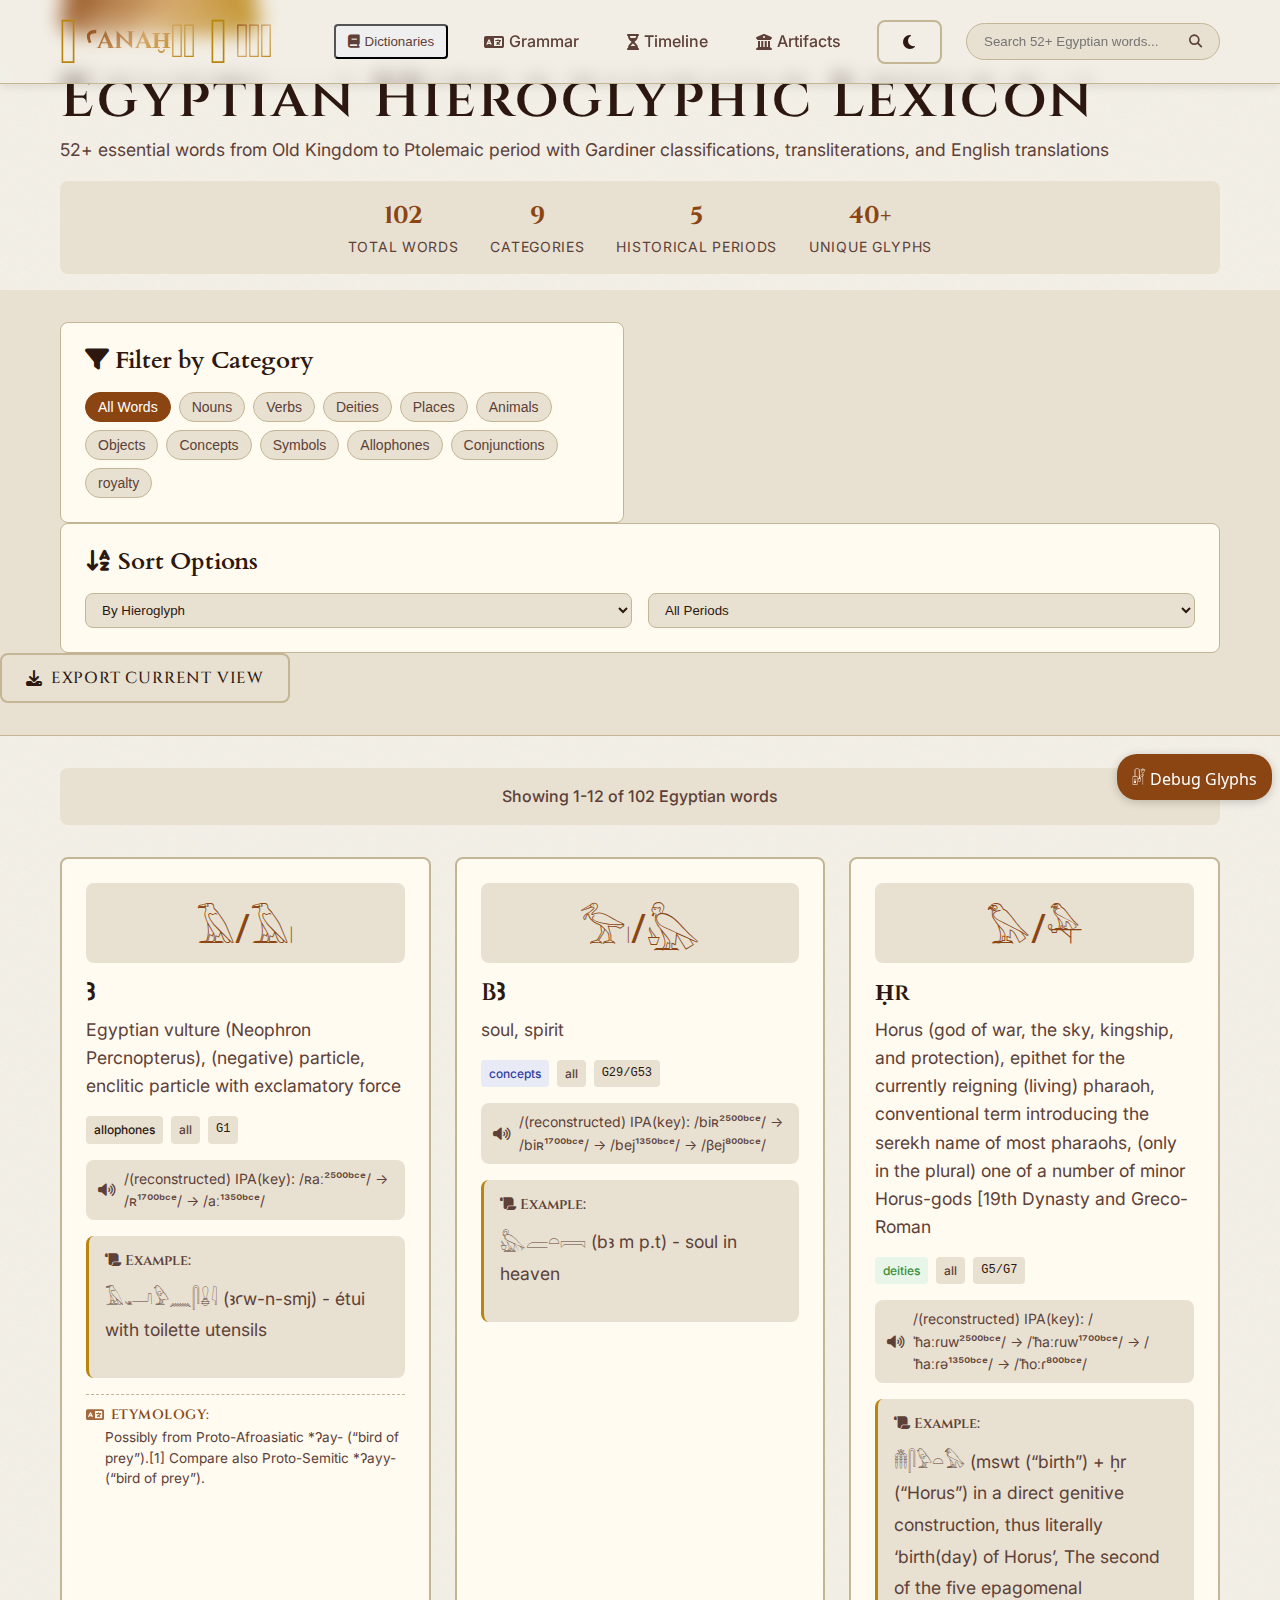
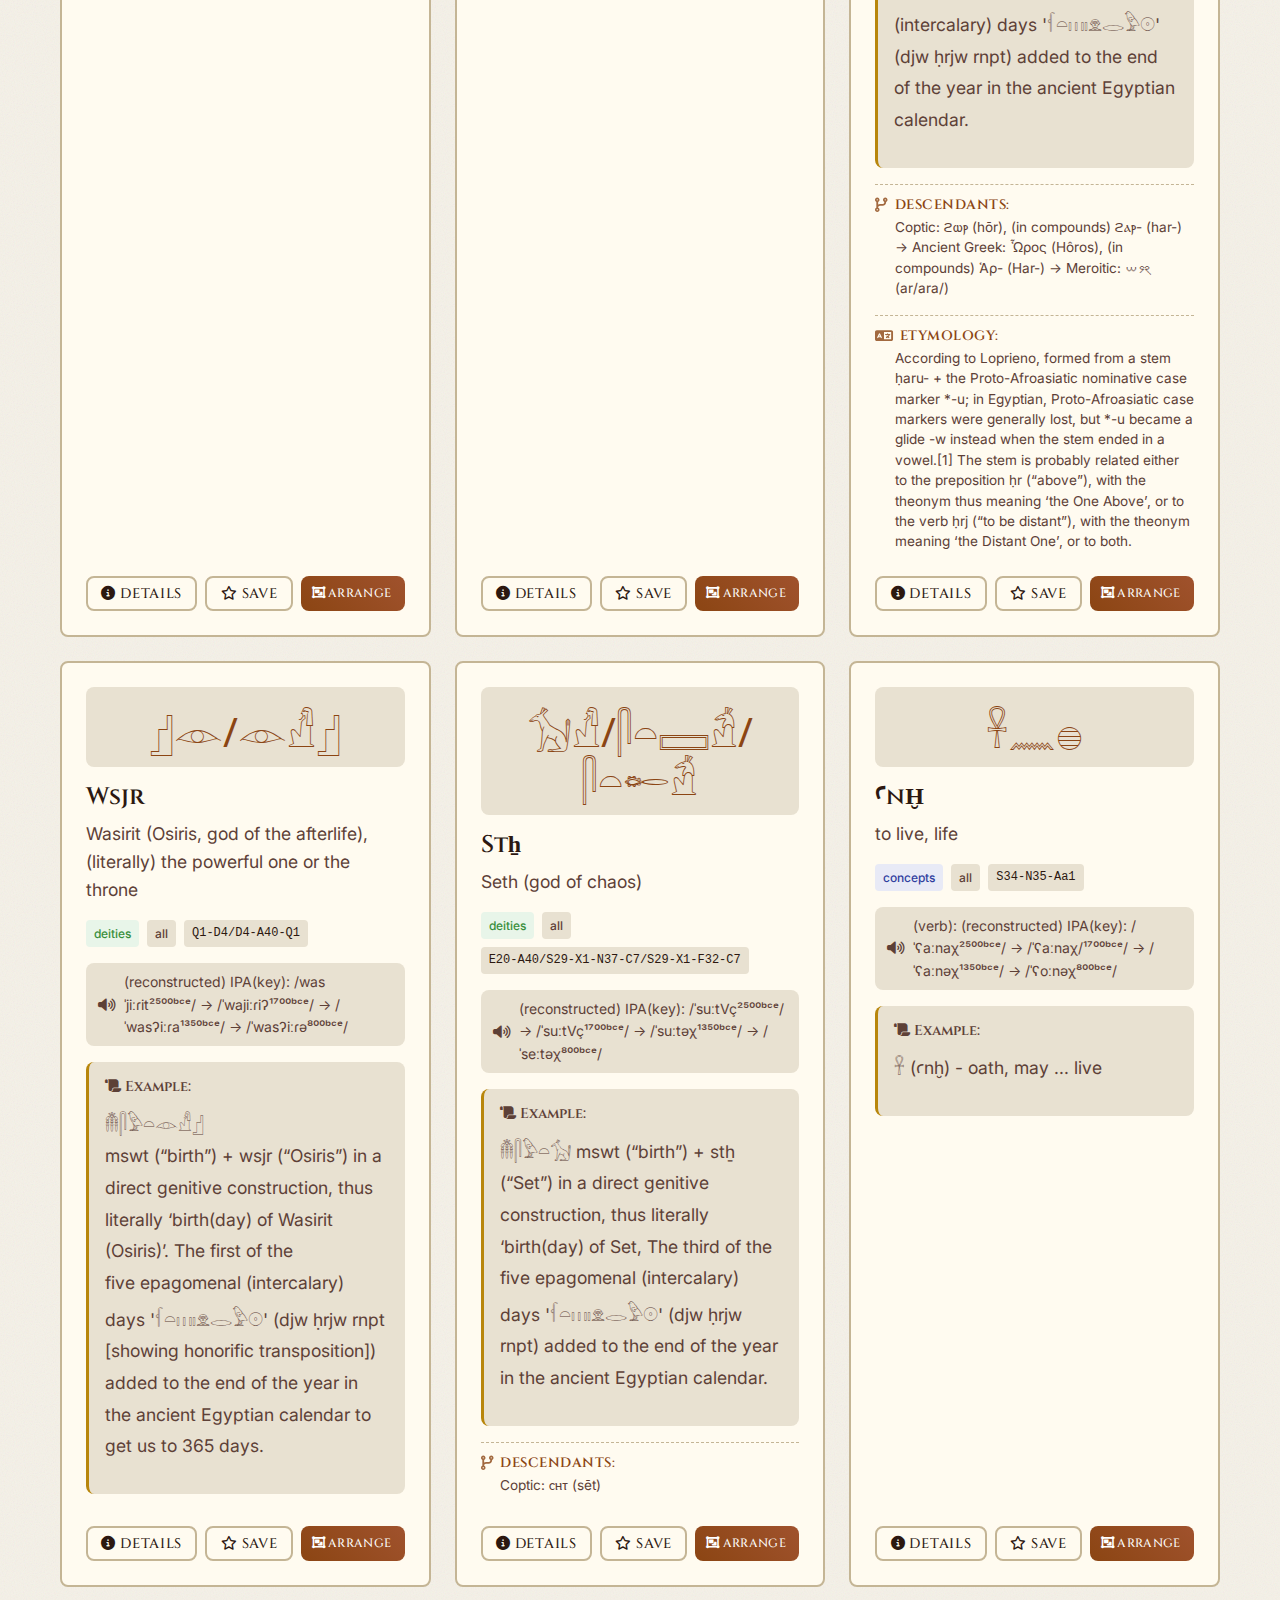
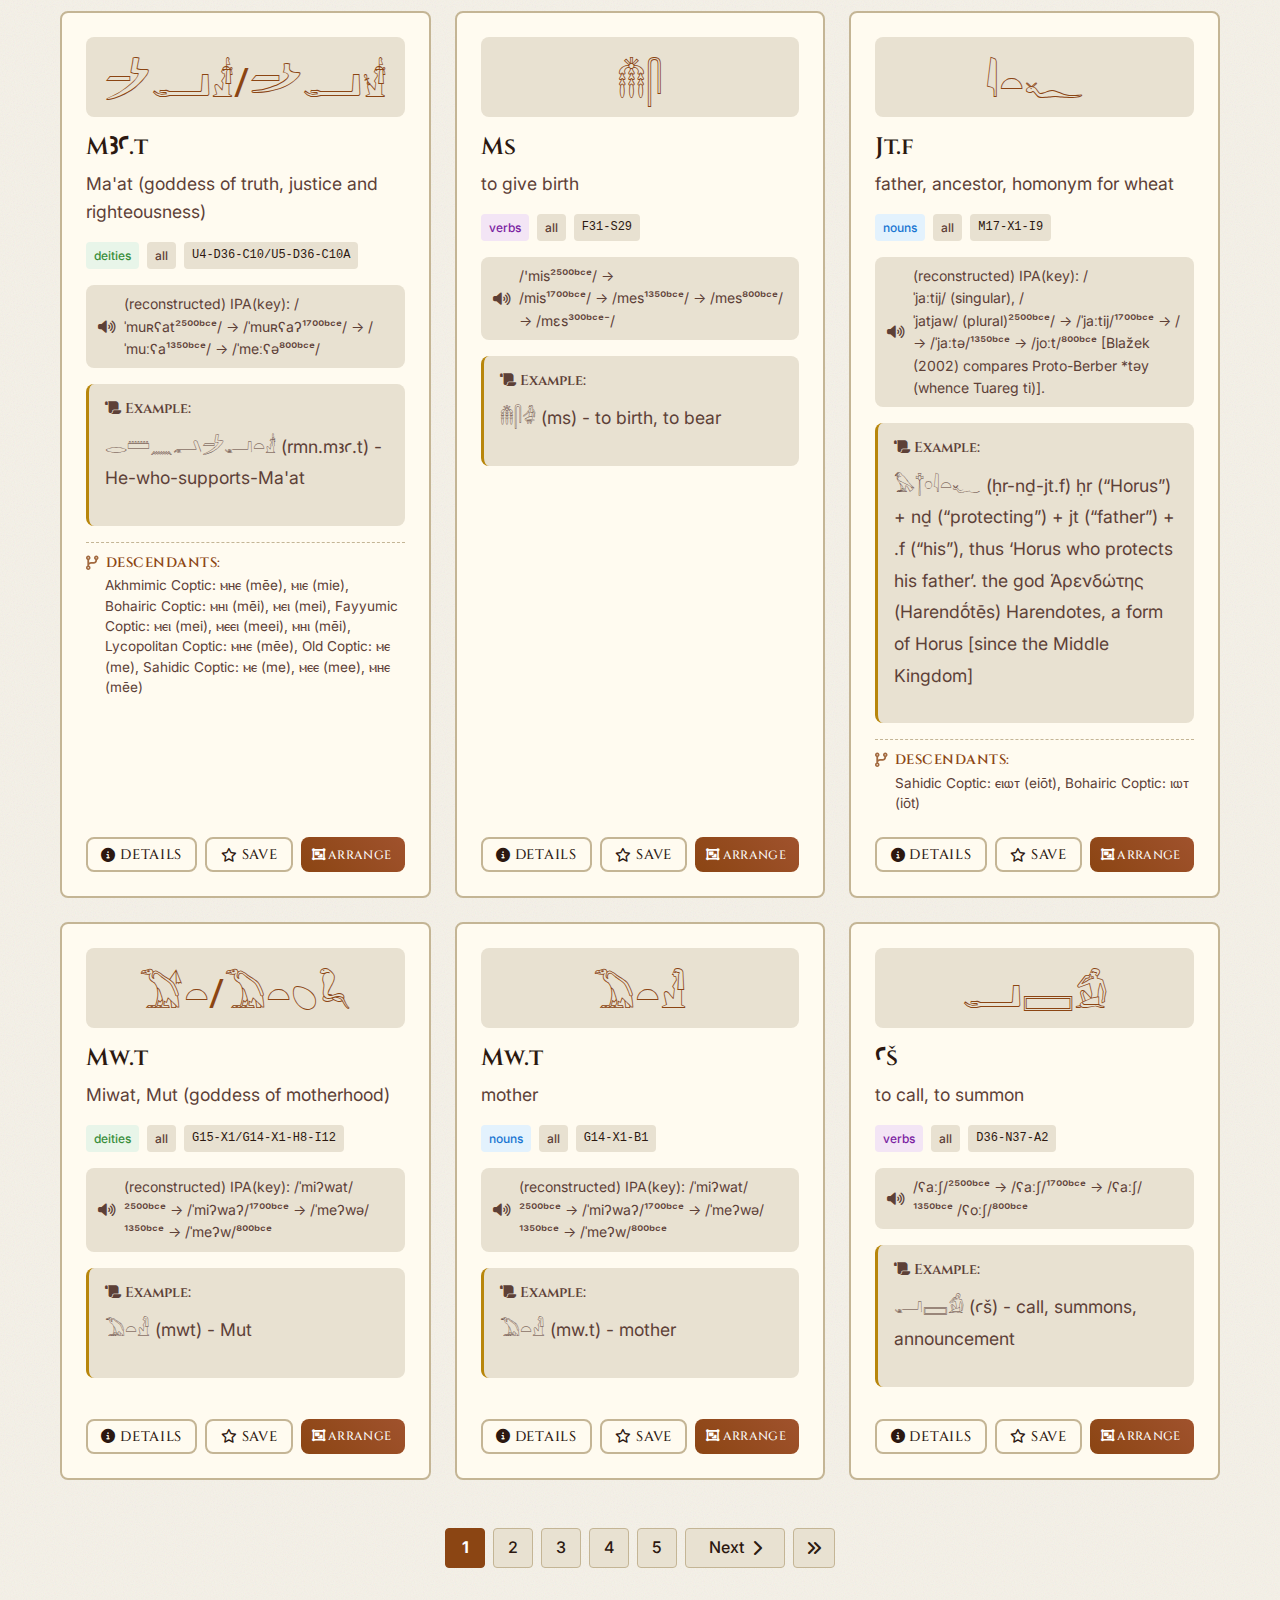
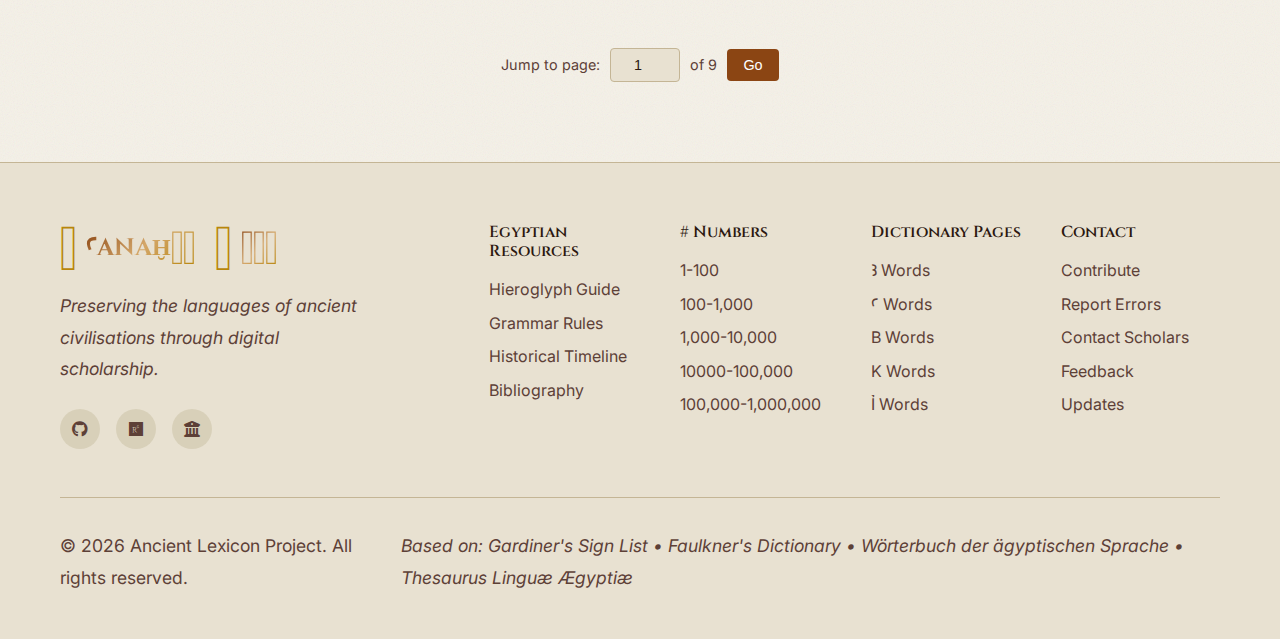
<file: my-website/anakh11.html>
<!DOCTYPE html>
<html lang="en">
<head>
    <meta charset="UTF-8">
    <meta name="viewport" content="width=device-width, initial-scale=1.0">
    <title>Egyptian Dictionary | ꜤANAḪ𓊹𓊹</title>
    <meta name="description" content="Complete Egyptian hieroglyphic dictionary with translations and pronunciations">
    
    <!-- Fonts -->
    <link rel="preconnect" href="https://fonts.googleapis.com">
    <link rel="preconnect" href="https://fonts.gstatic.com" crossorigin>
    <link href="https://fonts.googleapis.com/css2?family=Cinzel:wght@400;500;600;700&family=Inter:wght@300;400;500;600&family=Cardo:wght@400;700&display=swap" rel="stylesheet">
    
    <!-- Icons -->
    <link rel="stylesheet" href="https://cdnjs.cloudflare.com/ajax/libs/font-awesome/6.4.0/css/all.min.css">
    
    <!-- CSS -->
    <link rel="stylesheet" href="styles.css">
    
    <!-- FIXED: Critical inline CSS for dictionary layout -->
    <style>
     /* =============== EGYPTIAN DICTIONARY IMPROVEMENTS =============== */

/* Improved word cards grid */
.words-grid {
    display: grid;
    grid-template-columns: repeat(auto-fill, minmax(300px, 1fr));
    gap: 1.5rem;
    margin: 2rem 0;
}

.word-card {
    background: var(--card-bg);
    border: 2px solid var(--border-color);
    border-radius: var(--radius);
    padding: 1.5rem;
    transition: all 0.3s ease;
    display: flex;
    flex-direction: column;
    height: 100%;
}

.word-card:hover {
    border-color: var(--primary-color);
    box-shadow: 0 8px 25px rgba(139, 69, 19, 0.2);
    transform: translateY(-5px);
}

.hieroglyph-display {
    font-family: 'Segoe UI Historic', 'Noto Sans Egyptian Hieroglyphs', sans-serif;
    font-size: 2.5rem;
    color: var(--primary-color);
    text-align: center;
    margin-bottom: 1rem;
    min-height: 60px;
    display: flex;
    align-items: center;
    justify-content: center;
    background: var(--bg-secondary);
    border-radius: var(--radius);
    padding: 1rem;
    line-height: 1.2;
}

/* Enhanced Glyph Debugger Animations */
#glyphDebugPanel {
    animation: slideIn 0.3s ease;
}

@keyframes slideIn {
    from {
        opacity: 0;
        transform: translate(-50%, -60%);
    }
    to {
        opacity: 1;
        transform: translate(-50%, -50%);
    }
}

/* Edit mode highlight */
#editSection {
    animation: fadeIn 0.3s ease;
}

@keyframes fadeIn {
    from { opacity: 0; }
    to { opacity: 1; }
}

@keyframes slideIn {
    from {
        opacity: 0;
        transform: translate(-50%, -60%);
    }
    to {
        opacity: 1;
        transform: translate(-50%, -50%);
    }
}

.word-content {
    flex: 1;
}

/* =============== ADDITIONAL FIELD STYLES (EXPANDED) =============== */
.word-notes, .word-descendants, .word-etymology,
.word-supplementary, .word-demotic, .word-hieratic,
.word-references, .word-conjunctions, .word-numbers,
.word-countries {
    margin-top: 1rem;
    padding-top: 0.75rem;
    border-top: 1px dashed var(--border-color);
    font-size: 0.9rem;
}

.word-notes h4, .word-descendants h4, .word-etymology h4,
.word-supplementary h4, .word-demotic h4, .word-hieratic h4,
.word-references h4, .word-conjunctions h4, .word-numbers h4,
.word-countries h4 {
    font-size: 0.85rem;
    color: var(--primary-color);
    margin-bottom: 0.25rem;
    display: flex;
    align-items: center;
    gap: 6px;
    text-transform: uppercase;
    letter-spacing: 0.5px;
}

.word-notes h4 i, .word-descendants h4 i, .word-etymology h4 i,
.word-supplementary h4 i, .word-demotic h4 i, .word-hieratic h4 i,
.word-references h4 i, .word-conjunctions h4 i, .word-numbers h4 i,
.word-countries h4 i {
    font-size: 0.9rem;
    opacity: 0.8;
}

.word-notes p, .word-descendants p, .word-etymology p,
.word-supplementary p, .word-demotic p, .word-hieratic p,
.word-references p, .word-conjunctions p, .word-numbers p,
.word-countries p {
    margin: 0 0 0.5rem 1.2rem;
    color: var(--text-secondary);
    line-height: 1.5;
    font-size: 0.85rem;
}

/* Special styling for hieratic/demotic to use appropriate fonts */
.word-demotic p, .word-hieratic p {
    font-family: 'Noto Sans Egyptian Hieroglyphs', 'Segoe UI Historic', monospace;
    font-size: 1.1rem;
    background: var(--bg-tertiary);
    padding: 0.25rem 0.5rem;
    border-radius: 4px;
    display: inline-block;
}

/* For references - make it look like citations */
.word-references p {
    font-style: italic;
    border-left: 2px solid var(--primary-color);
    padding-left: 0.75rem;
}

/* Dark mode adjustments */
[data-theme="dark"] .word-notes,
[data-theme="dark"] .word-descendants,
[data-theme="dark"] .word-etymology,
[data-theme="dark"] .word-supplementary,
[data-theme="dark"] .word-demotic,
[data-theme="dark"] .word-hieratic,
[data-theme="dark"] .word-references,
[data-theme="dark"] .word-conjunctions,
[data-theme="dark"] .word-numbers,
[data-theme="dark"] .word-countries {
    border-top-color: #5d4a3a;
}

[data-theme="dark"] .word-references p {
    border-left-color: #a0522d;
}

.transliteration {
    font-family: 'Cinzel', serif;
    font-size: 1.5rem;
    margin-bottom: 0.5rem;
    color: var(--text-primary);
}

.translation {
    color: var(--text-secondary);
    margin-bottom: 1rem;
    line-height: 1.6;
}

.word-meta {
    display: flex;
    flex-wrap: wrap;
    gap: 0.5rem;
    margin-bottom: 1rem;
}

/* Category color coding */
.category-tag.nouns { background: #e3f2fd; color: #1976d2; }
.category-tag.verbs { background: #f3e5f5; color: #7b1fa2; }
.category-tag.deities { background: #e8f5e9; color: #388e3c; }
.category-tag.places { background: #fff3e0; color: #f57c00; }
.category-tag.animals { background: #e8f5e9; color: #2e7d32; }
.category-tag.objects { background: #fce4ec; color: #c2185b; }
.category-tag.concepts { background: #e8eaf6; color: #303f9f; }
.category-tag.symbols { background: #f3e5f5; color: #7b1fa2; }
.category-tag.adjectives { background: #fff3e0; color: #f57c00; }
.category-tag.royalty { background: #fce4ec; color: #c2185b; }
.category-tag.nature { background: #e8f5e9; color: #388e3c; }

[data-theme="dark"] .category-tag.nouns { background: #1e3a5f; color: #90caf9; }
[data-theme="dark"] .category-tag.verbs { background: #3e2d4d; color: #ce93d8; }
[data-theme="dark"] .category-tag.deities { background: #1b3e2c; color: #81c784; }
[data-theme="dark"] .category-tag.places { background: #3d2e1a; color: #ffb74d; }
[data-theme="dark"] .category-tag.animals { background: #1b3e2c; color: #81c784; }
[data-theme="dark"] .category-tag.objects { background: #3d1e2d; color: #f48fb1; }
[data-theme="dark"] .category-tag.concepts { background: #2d2e5f; color: #9fa8da; }
[data-theme="dark"] .category-tag.symbols { background: #3e2d4d; color: #ce93d8; }
[data-theme="dark"] .category-tag.adjectives { background: #3d2e1a; color: #ffb74d; }
[data-theme="dark"] .category-tag.royalty { background: #3d1e2d; color: #f48fb1; }
[data-theme="dark"] .category-tag.nature { background: #1b3e2c; color: #81c784; }

/* =============== MULTI-CATEGORY TAG STYLES =============== */
.category-tag.multi-category {
    position: relative;
    overflow: hidden;
    border: none;
    padding: 4px 8px;
    z-index: 1;
}

/* Base style for all multi-category tags */
.category-tag.multi-category::before {
    content: '';
    position: absolute;
    top: 0;
    left: 0;
    right: 0;
    bottom: 0;
    z-index: -1;
}

/* Two categories - diagonal split */
.category-tag.multi-category.two-categories::before {
    background: linear-gradient(135deg, var(--color1) 0%, var(--color1) 50%, var(--color2) 50%, var(--color2) 100%);
}

/* Three categories - diagonal stripes */
.category-tag.multi-category.three-categories::before {
    background: linear-gradient(135deg, 
        var(--color1) 0%, 
        var(--color1) 33.33%, 
        var(--color2) 33.33%, 
        var(--color2) 66.66%, 
        var(--color3) 66.66%, 
        var(--color3) 100%);
}

/* Four categories - diagonal stripes */
.category-tag.multi-category.four-categories::before {
    background: linear-gradient(135deg, 
        var(--color1) 0%, 
        var(--color1) 25%, 
        var(--color2) 25%, 
        var(--color2) 50%, 
        var(--color3) 50%, 
        var(--color3) 75%, 
        var(--color4) 75%, 
        var(--color4) 100%);
}

/* Ensure text remains readable */
.category-tag.multi-category {
    color: white !important;
    text-shadow: 0 1px 2px rgba(0, 0, 0, 0.5);
    font-weight: 600;
}

/* Dark mode adjustments - colors are handled by CSS variables */
[data-theme="dark"] .category-tag.multi-category {
    text-shadow: 0 1px 3px rgba(0, 0, 0, 0.8);
}

.period-tag {
    background: var(--bg-tertiary);
    color: var(--text-secondary);
    padding: 4px 8px;
    border-radius: 4px;
    font-size: 0.75rem;
}

.gardiner-code {
    background: var(--bg-secondary);
    color: var(--text-primary);
    padding: 4px 8px;
    border-radius: 4px;
    font-size: 0.75rem;
    font-family: monospace;
}

.pronunciation {
    background: var(--bg-secondary);
    padding: 8px 12px;
    border-radius: var(--radius);
    margin: 1rem 0;
    font-size: 0.875rem;
    color: var(--text-secondary);
    display: flex;
    align-items: center;
    gap: 8px;
}

.btn-sm {
    padding: 6px 12px;
    font-size: 0.875rem;
    flex: 1 1 auto;
    min-width: 70px;
    white-space: nowrap;
    display: inline-flex;
    align-items: center;
    justify-content: center;
    gap: 4px;
}

.btn-sm {
    padding: 6px 12px;
    font-size: 0.875rem;
    flex: 1;
}

/* Page info display */
.page-info-top {
    background: var(--bg-secondary);
    padding: 1rem;
    border-radius: var(--radius);
    margin: 1rem 0;
    text-align: center;
    font-weight: 500;
    color: var(--text-secondary);
}

/* Filter buttons active state */
.filter-btn.active {
    background: var(--primary-color);
    color: white;
    border-color: var(--primary-color);
}

/* Modal styles */
.word-modal {
    position: fixed;
    top: 0;
    left: 0;
    right: 0;
    bottom: 0;
    background: rgba(0, 0, 0, 0.8);
    backdrop-filter: blur(5px);
    display: flex;
    align-items: center;
    justify-content: center;
    z-index: 10000;
    opacity: 0;
    visibility: hidden;
    transition: opacity 0.3s ease, visibility 0.3s ease;
}

.word-modal.show {
    opacity: 1;
    visibility: visible;
}

.word-modal .modal-content {
    background: var(--card-bg);
    border-radius: var(--radius);
    max-width: 600px;
    width: 90%;
    max-height: 90vh;
    overflow-y: auto;
    position: relative;
    transform: translateY(20px);
    transition: transform 0.3s ease;
    border: 2px solid var(--primary-color);
}

.word-modal.show .modal-content {
    transform: translateY(0);
}

.modal-close {
    position: absolute;
    top: 15px;
    right: 15px;
    font-size: 1.5rem;
    cursor: pointer;
    color: var(--text-secondary);
    background: none;
    border: none;
    width: 40px;
    height: 40px;
    border-radius: 50%;
    display: flex;
    align-items: center;
    justify-content: center;
    transition: all 0.3s ease;
}

.modal-close:hover {
    background: var(--bg-secondary);
    color: var(--text-primary);
}

.word-detail-header {
    display: flex;
    gap: 2rem;
    padding: 2rem;
    border-bottom: 1px solid var(--border-color);
    align-items: center;
}

.word-glyph-large {
    font-size: 4rem;
    color: var(--primary-color);
    font-family: 'Segoe UI Historic', 'Noto Sans Egyptian Hieroglyphs', sans-serif;
    background: var(--bg-secondary);
    border-radius: var(--radius);
    padding: 1rem;
    min-width: 120px;
    text-align: center;
}

.word-detail-info {
    flex: 1;
}

.word-detail-info h2 {
    font-size: 2rem;
    margin-bottom: 0.5rem;
}

.word-detail-info h3 {
    font-size: 1.25rem;
    color: var(--text-secondary);
    margin-bottom: 1rem;
    font-weight: 400;
}

.word-detail-meta {
    display: flex;
    gap: 0.5rem;
    flex-wrap: wrap;
}

.word-detail-body {
    padding: 2rem;
}

.detail-section {
    margin-bottom: 1.5rem;
}

.detail-section h4 {
    font-size: 1rem;
    margin-bottom: 0.5rem;
    color: var(--primary-color);
    text-transform: uppercase;
    letter-spacing: 0.05em;
    display: flex;
    align-items: center;
    gap: 8px;
}

.detail-section p {
    margin: 0;
    color: var(--text-primary);
}

/* No results styling */
.no-results {
    text-align: center;
    padding: 4rem 2rem;
    color: var(--text-secondary);
    grid-column: 1 / -1;
}

.no-results i {
    font-size: 4rem;
    margin-bottom: 1rem;
    opacity: 0.5;
}

/* Debug button */
#hieroglyphDebugBtn {
    position: fixed;
    bottom: 100px;
    right: 8px;
    padding: 10px 15px;
    background: #8b4513;
    color: white;
    border: none;
    border-radius: 20px;
    cursor: pointer;
    z-index: 9999;
    font-family: 'Noto Sans Egyptian Hieroglyphs', Arial, sans-serif;
    font-size: 16px;
    box-shadow: 0 2px 10px rgba(0,0,0,0.2);
    transition: all 0.3s ease;
}

#hieroglyphDebugBtn:hover {
    background: #a0522d;
    transform: translateY(-2px);
    box-shadow: 0 6px 16px rgba(0,0,0,0.3);
}

/* Pagination styles */
.pagination {
    display: flex;
    justify-content: center;
    align-items: center;
    gap: 0.5rem;
    margin-top: 2rem;
    padding: 1rem;
}

.page-link {
    padding: 8px 12px;
    background: var(--bg-secondary);
    color: var(--text-primary);
    border: 1px solid var(--border-color);
    border-radius: 4px;
    text-decoration: none;
    cursor: pointer;
    transition: all 0.3s ease;
    display: flex;
    align-items: center;
    gap: 5px;
}

.page-link:hover {
    background: var(--primary-color);
    color: white;
    border-color: var(--primary-color);
}

.page-link.current {
    background: var(--primary-color);
    color: white;
    border-color: var(--primary-color);
    font-weight: bold;
}

.page-link.prev, .page-link.next {
    padding: 8px 15px;
}

/* Statistics display */
.dictionary-stats {
    display: flex;
    justify-content: center;
    gap: 2rem;
    margin: 1rem 0;
    padding: 1rem;
    background: var(--bg-secondary);
    border-radius: var(--radius);
    flex-wrap: wrap;
}

.stat-item {
    text-align: center;
}

.stat-number {
    font-size: 1.5rem;
    font-weight: bold;
    color: var(--primary-color);
}

.stat-label {
    font-size: 0.875rem;
    color: var(--text-secondary);
}

/* =============== HIEROGLYPH ARRANGEMENT EDITOR STYLES =============== */
/* Switch toggle for grid snapping */
.switch {
  position: relative;
  display: inline-block;
  width: 50px;
  height: 24px;
}

.switch input {
  opacity: 0;
  width: 0;
  height: 0;
}

.slider {
  position: absolute;
  cursor: pointer;
  top: 0;
  left: 0;
  right: 0;
  bottom: 0;
  background-color: #ccc;
  transition: .4s;
  border-radius: 24px;
}

.slider:before {
  position: absolute;
  content: "";
  height: 16px;
  width: 16px;
  left: 4px;
  bottom: 4px;
  background-color: white;
  transition: .4s;
  border-radius: 50%;
}

input:checked + .slider {
  background-color: var(--primary-color);
}

input:checked + .slider:before {
  transform: translateX(26px);
}

.hieroglyph-arrangement {
    position: relative;
    display: inline-block;
    width: 100px;
    height: 60px;
}

.arranged-glyph {
    transition: all 0.3s ease;
}

.hieroglyph-display .hieroglyph-arrangement {
    width: 100px !important;
    height: 60px !important;
    display: flex;
    align-items: center;
    justify-content: center;
}

.word-card:hover .arranged-glyph {
    transform: translateZ(0) scale(1.05);
}

/* =============== EDITOR CANVAS - SINGLE CLEAN DEFINITION =============== */
#editorCanvas {
    min-height: 300px;
    position: relative; /* CRITICAL - needed for absolute positioning of children */
    margin-bottom: 20px;
    overflow: auto;
    background: #fcf8f3;
    background-image: 
        linear-gradient(rgba(139, 69, 19, 0.05) 1px, transparent 1px),
        linear-gradient(90deg, rgba(139, 69, 19, 0.05) 1px, transparent 1px);
    background-size: 20px 20px;
    background-position: center center;
    box-shadow: inset 0 0 30px rgba(139, 69, 19, 0.1);
    border: 2px solid #d4b48c;
    border-radius: 8px;
}

/* Editor glyph styles - clean definition */
.editor-glyph {
    position: absolute; /* CRITICAL - this must be absolute */
    cursor: move;
    user-select: none;
    font-family: 'Noto Sans Egyptian Hieroglyphs', sans-serif;
    background: rgba(255, 248, 240, 0.95);
    border: 2px solid #8b4513;
    border-radius: 8px;
    box-shadow: 0 4px 12px rgba(0, 0, 0, 0.15);
    color: #2c1e0e;
    padding: 8px;
    transition: all 0.2s ease;
    backdrop-filter: blur(2px);
    min-width: 40px;
    min-height: 40px;
    display: flex;
    align-items: center;
    justify-content: center;
    z-index: 5;
}

.editor-glyph:hover {
    background: #fff8e7;
    border-color: #c17b4c;
    box-shadow: 0 6px 16px rgba(139, 69, 19, 0.25);
    transform: scale(1.02);
    z-index: 10;
}

.editor-glyph.selected {
    border: 3px solid #4a90e2 !important;
    box-shadow: 0 0 0 3px rgba(74, 144, 226, 0.3), 0 6px 16px rgba(139, 69, 19, 0.25) !important;
    background: #fff5e6 !important;
    z-index: 20;
}

/* Notification */
#customNotification {
    position: fixed;
    top: 20px;
    right: 20px;
    padding: 15px 20px;
    border-radius: 6px;
    color: white;
    font-weight: 500;
    z-index: 10001;
    box-shadow: 0 4px 12px rgba(0,0,0,0.15);
    display: none;
    transition: all 0.3s ease;
}

.arrangement-btn i {
    font-size: 12px;
    width: 10px;
    height: 10px;
    display: flex;
    align-items: center;
    justify-content: center;
}

.arrangement-btn span {
    font-size: 12px;
    font-weight: 500;
    letter-spacing: 0.3px;
}

.arrangement-btn {
    background: linear-gradient(45deg, #8b4513, #a0522d);
    color: white;
    border: none;
    display: inline-flex;
    align-items: center;
    justify-content: center;
    gap: 4px;
    position: relative; /* For the indicator positioning */
}

.arrangement-btn:hover {
    background: linear-gradient(45deg, #a0522d, #b5651d);
    color: white;
}

/* Make sure the indicator is positioned correctly */
.arrangement-indicator {
    position: absolute;
    top: -4px;
    right: -4px;
    background: #4CAF50;
    color: white;
    border-radius: 50%;
    width: 16px;
    height: 16px;
    font-size: 10px;
    display: flex;
    align-items: center;
    justify-content: center;
    animation: pulse 2s infinite;
    box-shadow: 0 2px 4px rgba(0,0,0,0.2);
}

@keyframes pulse {
    0% { transform: scale(1); }
    50% { transform: scale(1.1); }
    100% { transform: scale(1); }
}

/* Searchable glyph palette */
.glyph-palette-search {
    width: 100%;
    padding: 10px;
    margin-bottom: 12px;
    border: 2px solid #d4b48c;
    border-radius: 6px;
    font-family: 'Noto Sans Egyptian Hieroglyphs', sans-serif;
    font-size: 16px;
    background: #fff9f2;
    color: #2c1e0e;
}

.glyph-palette-search:focus {
    outline: none;
    border-color: #8b4513;
    box-shadow: 0 0 0 2px rgba(139, 69, 19, 0.2);
}

/* Individual glyph action buttons */
.glyph-actions {
    position: absolute;
    top: -10px;
    right: -10px;
    display: flex;
    gap: 4px;
    opacity: 0;
    transition: opacity 0.2s ease;
    z-index: 10;
}

.editor-glyph:hover .glyph-actions {
    opacity: 1;
}

.glyph-action-btn {
    width: 24px;
    height: 24px;
    border-radius: 50%;
    border: none;
    background: white;
    color: #2c1e0e;
    font-size: 12px;
    display: flex;
    align-items: center;
    justify-content: center;
    cursor: pointer;
    box-shadow: 0 2px 6px rgba(0,0,0,0.15);
    transition: all 0.2s ease;
}

.glyph-action-btn.duplicate {
    background: #4a90e2;
    color: white;
}

.glyph-action-btn.duplicate:hover {
    background: #357abd;
    transform: scale(1.1);
}

.glyph-action-btn.remove {
    background: #c0392b;
    color: white;
}

.glyph-action-btn.remove:hover {
    background: #a93226;
    transform: scale(1.1);
}

.word-footer {
    display: flex;
    gap: 0.5rem;
    margin-top: auto;
    flex-wrap: wrap; /* Allow buttons to wrap on small screens */
}

.btn-sm {
    padding: 6px 12px;
    font-size: 0.875rem;
    flex: 1 1 auto; /* Flexible basis, allows shrinking */
    min-width: 70px; /* Minimum width to prevent buttons from becoming too small */
    white-space: nowrap; /* Keep text on one line */
    display: inline-flex;
    align-items: center;
    justify-content: center;
    gap: 4px;
}

/* Add media query for very small screens */
@media (max-width: 480px) {
    .btn-sm {
        flex: 1 1 100%; /* Full width on very small screens */
        white-space: normal; /* Allow text to wrap if needed */
        padding: 8px 12px; /* Slightly larger touch target */
    }
    
    .word-footer {
        gap: 0.25rem;
    }
}
/* Tablet screens */
@media (min-width: 481px) and (max-width: 768px) {
    .btn-sm {
        flex: 1 1 calc(33.333% - 0.25rem); /* Three buttons per row */
        font-size: 0.8rem; /* Slightly smaller text */
        padding: 6px 8px;
    }
    
    .btn-sm .btn-text {
        display: inline-block; /* Keep text visible */
    }
}

/* Small desktop screens */
@media (min-width: 769px) and (max-width: 1024px) {
    .btn-sm {
        flex: 1 1 auto;
        padding: 6px 10px;
        font-size: 0.85rem;
    }
}

/* Ensure the word card has proper padding on all screens */
.word-card {
    padding: 1.5rem;
}

@media (max-width: 480px) {
    .word-card {
        padding: 1rem; /* Slightly less padding on mobile */
    }
}
    </style>
    
    <link rel="icon" type="image/svg+xml" href="data:image/svg+xml,<svg xmlns=%22http://www.w3.org/2000/svg%22 viewBox=%220 0 100 100%22><text y=%22.9em%22 font-size=%2290%22>𓋹</text></svg>">
</head>
<body>
    <!-- =============== EGYPTIAN NAVIGATION TEMPLATE =============== -->

<nav class="navbar" aria-label="Main navigation">
    <div class="container nav-container">
        <!-- Egyptian-first logo layout -->
        <div style="display: flex; align-items: center; gap: 15px;">
            <a href="index.html" class="logo" aria-label="Ancient Lexicon Egyptian Home">
                <span class="logo-icon" aria-hidden="true">𓋹</span>
                <span class="logo-text">ꜤANAḪ𓊹𓊹</span>
            </a>
            <a href="anakh11_sumerian.html" class="logo" aria-label="Ancient Lexicon Sumerian Home">
                <span class="logo-icon" aria-hidden="true">𒆠</span>
                <span class="logo-text">𒀭𒊺𒉀</span>
            </a>
        </div>
        
        <div class="nav-links">
            <!-- Dictionaries Dropdown -->
            <div class="nav-dropdown">
                <button class="nav-link" aria-expanded="false" aria-controls="dictionaries-dropdown">
                    <i class="fas fa-book" aria-hidden="true"></i> Dictionaries
                </button>
                <div class="dropdown-content" id="dictionaries-dropdown">
                    <a href="anakh11.html" class="active"><i class="fas fa-eye" aria-hidden="true"></i> Egyptian</a>
                    <a href="anakh11_sumerian.html"><i class="fas fa-tablet" aria-hidden="true"></i> Sumerian</a>
                    <a href="hieroglyphs.html"><i class="fas fa-feather-alt" aria-hidden="true"></i> Hieroglyphs</a>
                    <a href="cuneiform.html"><i class="fas fa-monument" aria-hidden="true"></i> Cuneiform</a>
                </div>
            </div>
            
            <!-- Standard Links -->
            <a href="grammar.html" class="nav-link">
                <i class="fas fa-language" aria-hidden="true"></i> Grammar
            </a>
            <a href="timeline.html" class="nav-link">
                <i class="fas fa-hourglass-half" aria-hidden="true"></i> Timeline
            </a>
            <a href="artifacts.html" class="nav-link">
                <i class="fas fa-museum" aria-hidden="true"></i> Artifacts
            </a>
            
            <!-- Theme Toggle -->
            <button class="btn btn-outline" id="themeToggle" aria-label="Toggle dark/light mode">
                <i class="fas fa-moon" aria-hidden="true"></i>
            </button>
            
            <!-- Search -->
            <div class="search-container">
                <input type="text" id="searchInput" placeholder="Search 52+ Egyptian words..." 
                       aria-label="Search Egyptian words">
                <button id="searchBtn" aria-label="Search">
                    <i class="fas fa-search" aria-hidden="true"></i>
                </button>
            </div>
        </div>
        
        <!-- Mobile Menu Button -->
        <button class="mobile-menu-btn" aria-label="Open mobile menu" aria-expanded="false">
            <i class="fas fa-bars" aria-hidden="true"></i>
        </button>
    </div>
</nav>

    <!-- Page Header -->
    <section class="page-header">
        <div class="container">
            <div class="header-content">
                <span class="badge">𓂀 Middle Egyptian Dictionary</span>
                <h1>Egyptian Hieroglyphic Lexicon</h1>
                <p class="header-subtitle">
                    52+ essential words from Old Kingdom to Ptolemaic period with Gardiner classifications, 
                    transliterations, and English translations
                </p>
            </div>
        </div>
    </section>

    <!-- Dictionary Statistics -->
    <div class="container">
        <div class="dictionary-stats">
            <div class="stat-item">
                <div class="stat-number" id="totalWords">52</div>
                <div class="stat-label">Total Words</div>
            </div>
            <div class="stat-item">
                <div class="stat-number">9</div>
                <div class="stat-label">Categories</div>
            </div>
            <div class="stat-item">
                <div class="stat-number">5</div>
                <div class="stat-label">Historical Periods</div>
            </div>
            <div class="stat-item">
                <div class="stat-number">40+</div>
                <div class="stat-label">Unique Glyphs</div>
            </div>
        </div>
    </div>

    <!-- IMPROVED: Dictionary Tools with working filters -->
    <section class="dictionary-tools">
        <div class="container">
            <div class="tools-grid">
                <!-- Filter section -->
                <div class="tool-card">
                    <h3><i class="fas fa-filter"></i> Filter by Category</h3>
                    <div class="category-filters">
                        <button class="filter-btn active" data-category="all">All Words</button>
                        <button class="filter-btn" data-category="nouns">Nouns</button>
                        <button class="filter-btn" data-category="verbs">Verbs</button>
                        <button class="filter-btn" data-category="deities">Deities</button>
                        <button class="filter-btn" data-category="places">Places</button>
                        <button class="filter-btn" data-category="animals">Animals</button>
                        <button class="filter-btn" data-category="objects">Objects</button>
                        <button class="filter-btn" data-category="concepts">Concepts</button>
                        <button class="filter-btn" data-category="symbols">Symbols</button>
                        <button class="filter-btn" data-category="allophones">Allophones</button>
                        <button class="filter-btn" data-category="conjunctions">Conjunctions</button>
                        <button class="filter-btn" data-category="royalty">royalty</button>
                    </div>
                    </div>
                </div>
                
                <!-- Sort section -->
                <div class="tool-card">
                    <h3><i class="fas fa-sort-alpha-down"></i> Sort Options</h3>
                    <div class="sort-options">
                        <select id="sortSelect">
                            <option value="hieroglyph">By Hieroglyph</option>
                            <option value="transliteration">By Transliteration (A-Z)</option>
                            <option value="translation">By Meaning (A-Z)</option>
                            <option value="gardiner">By Gardiner Sign</option>
                            <option value="category">By Category</option>
                        </select>
                        <select id="periodSelect">
                            <option value="all">All Periods</option>
                            <option value="old">Old Kingdom</option>
                            <option value="middle">Middle Kingdom</option>
                            <option value="new">New Kingdom</option>
                            <option value="late">Late Period</option>
                            <option value="ptolemaic">Ptolemaic</option>
                        </select>
                    </div>
                </div>
            </div>
            
            <!-- Export Button -->
            <div class="export-section">
                <button class="btn btn-outline" id="exportBtn">
                    <i class="fas fa-download"></i> Export Current View
                </button>
            </div>
        </div>
    </section>

    <!-- IMPROVED: Words container with proper grid layout -->
    <section class="words-section">
        <div class="container">
            <div id="pageInfo" class="page-info-top">
                Loading 52+ Egyptian words...
            </div>
            <div id="wordsContainer" class="words-grid">
                <!-- Words will be loaded here dynamically -->
            </div>
            
            <!-- Pagination -->
            <div id="pagination" class="pagination">
                <!-- Pagination will be rendered here dynamically -->
            </div>
            
            <!-- Page jump input -->
            <div class="page-jump-container" style="
                display: flex;
                justify-content: center;
                align-items: center;
                gap: 10px;
                margin-top: 1rem;
                padding: 1rem;
                flex-wrap: wrap;
            ">
                <span style="color: var(--text-secondary); font-size: 0.9rem;">Jump to page:</span>
                <input 
                    type="number" 
                    id="pageJumpInput" 
                    min="1" 
                    value="1" 
                    style="
                        width: 70px;
                        padding: 8px 12px;
                        border: 1px solid var(--border-color);
                        border-radius: 4px;
                        background: var(--bg-secondary);
                        color: var(--text-primary);
                        font-size: 0.9rem;
                        text-align: center;
                    "
                    aria-label="Page number to jump to"
                >
                <span id="totalPagesDisplay" style="color: var(--text-secondary); font-size: 0.9rem;"></span>
                <button 
                    id="pageJumpBtn" 
                    style="
                        padding: 8px 16px;
                        background: var(--primary-color);
                        color: white;
                        border: none;
                        border-radius: 4px;
                        cursor: pointer;
                        font-size: 0.9rem;
                        transition: all 0.3s ease;
                    "
                    onmouseover="this.style.background='var(--primary-dark)'"
                    onmouseout="this.style.background='var(--primary-color)'"
                >
                    Go
                </button>
            </div>
        </div>
    </section>

   <!-- =============== UPDATED FOOTER =============== -->
<footer class="footer" role="contentinfo">
    <div class="container">
        <div class="footer-content">
            <div class="footer-brand">
                <div style="display: flex; align-items: center; gap: 20px; flex-wrap: wrap;">
                    <a href="index.html" class="logo" style="margin: 0;">
                        <span class="logo-icon">𓋹</span>
                        <span class="logo-text">ꜤANAḪ𓊹𓊹</span>
                    </a>
                    <a href="anakh11_sumerian.html" class="logo" style="margin: 0;">
                        <span class="logo-icon">𒆠</span>
                        <span class="logo-text">𒀭𒊺𒉀</span>
                    </a>
                </div>
                <p class="footer-tagline">
                    Preserving the languages of ancient civilisations through digital scholarship.
                </p>
                <div class="footer-social">
                    <a href="#" class="social-link" aria-label="GitHub"><i class="fab fa-github" aria-hidden="true"></i></a>
                    <a href="#" class="social-link" aria-label="ResearchGate"><i class="fab fa-researchgate" aria-hidden="true"></i></a>
                    <a href="#" class="social-link" aria-label="University"><i class="fas fa-university" aria-hidden="true"></i></a>
                </div>
            </div>
            
            <div class="footer-links">
                <div class="footer-column">
                    <h4>Egyptian Resources</h4>
                    <a href="hieroglyphs.html">Hieroglyph Guide</a>
                    <a href="grammar.html">Grammar Rules</a>
                    <a href="timeline.html">Historical Timeline</a>
                    <a href="resources.html">Bibliography</a>
                </div>

                <div class="footer-column">
                    <h4># Numbers</h4>
                    <a href="numbers_1.html">1-100</a>
                    <a href="numbers_2.html">100-1,000</a>
                    <a href="numbers_3.html">1,000-10,000</a>
                    <a href="numbers_4.html">10000-100,000</a>
                    <a href="numbers_5.html">100,000-1,000,000</a>
                </div>
                
                <div class="footer-column">
                    <h4>Dictionary Pages</h4>
                    <a href="egyptian_1.html">Ꜣ Words</a>
                    <a href="egyptian_2.html">Ꜥ Words</a>
                    <a href="egyptian_3.html">B Words</a>
                    <a href="egyptian_4.html">K Words</a>
                    <a href="egyptian_5.html">Ỉ Words</a>
                </div>
                
                <div class="footer-column">
                    <h4>Contact</h4>
                    <a href="contact_1.html">Contribute</a>
                    <a href="contact_2.html">Report Errors</a>
                    <a href="contact_3.html">Contact Scholars</a>
                    <a href="contact_4.html">Feedback</a>
                    <a href="contact_5.html">Updates</a>
                </div>
            </div>
        </div>
        
        <div class="footer-bottom">
            <p>&copy; <span id="current-year">2026</span> Ancient Lexicon Project. All rights reserved.</p>
            <p class="tech-stack">
                Based on: Gardiner's Sign List • Faulkner's Dictionary • Wörterbuch der ägyptischen Sprache • Thesaurus Linguæ Ægyptiæ
            </p>
        </div>
    </div>
</footer>

    <!-- Back to Top Button -->
    <button id="backToTop" class="back-to-top" aria-label="Back to top">
        <i class="fas fa-chevron-up"></i>
    </button>

    <!-- =============== COMPLETE INTEGRATED SCRIPT =============== -->

<script>
    // =============== GLOBAL VARIABLES ===============
    let currentPage = 1;
    const itemsPerPage = 12;
    let filteredWords = [];
    let currentCategory = 'all';
    let currentPeriod = 'all';
    let currentSort = 'hieroglyph';

    // Global glyph selection variables
window.selectedGlyphElement = null;
window.selectedGlyphIndex = null;

// =============== URL PARAMETER PARSING FOR CROSS-PAGE SEARCH ===============
function parseUrlSearchParams() {
    const urlParams = new URLSearchParams(window.location.search);
    const searchQuery = urlParams.get('search');
    const categoryParam = urlParams.get('category');
    
    if (searchQuery) {
        // Set the search input value
        const searchInput = document.getElementById('searchInput');
        if (searchInput) {
            searchInput.value = searchQuery;
            
            // Also set category filter if provided
            if (categoryParam) {
                const categoryMap = {
                    'nouns': 'nouns',
                    'verbs': 'verbs',
                    'deities': 'deities',
                    'places': 'places',
                    'animals': 'animals',
                    'objects': 'objects',
                    'concepts': 'concepts',
                    'symbols': 'symbols',
                    'adjectives': 'adjectives',
                    'royalty': 'royalty',
                    'nature': 'nature',
                    'allophones': 'allophones',
                    'numbers': 'numbers',
                    'royalty': 'royalty',
                    'conjunctions': 'conjunctions',
                    'countries': 'countries'

                };
                
                if (categoryMap[categoryParam]) {
                    currentCategory = categoryMap[categoryParam];
                    
                    // Update active filter button
                    const filterButtons = document.querySelectorAll('.filter-btn');
                    filterButtons.forEach(btn => {
                        btn.classList.remove('active');
                        if (btn.dataset.category === currentCategory) {
                            btn.classList.add('active');
                        }
                    });
                }
            }
            
            // Trigger search
            setTimeout(() => {
                performEnhancedSearch();
            }, 100);
        }
    }
}

    // =============== EXPANDED EGYPTIAN DICTIONARY DATA ===============
    const egyptianWords = [
        // Original 13 words
        {
            id: 1,
            hieroglyph: "𓄿/𓄿𓏺",
            transliteration: "Ꜣ",
            translation: "Egyptian vulture (Neophron Percnopterus), (negative) particle, enclitic particle with exclamatory force",
            category: "allophones",
            period: "all",
            gardiner: "G1",
            pronunciation: "/(reconstructed) IPA(key): /ʀaː²⁵⁰⁰ᵇᶜᵉ/ → /ʀ¹⁷⁰⁰ᵇᶜᵉ/ → /aː¹³⁵⁰ᵇᶜᵉ/",
            examples: "𓄿𓂝𓅱𓈖𓋴𓏇𓇋 (ꜣꜥw-n-smj) - étui with toilette utensils",
            etymology: "Possibly from Proto-Afroasiatic *ʔay- (“bird of prey”).[1] Compare also Proto-Semitic *ʔayy- (“bird of prey”). ",
            notes: "",
            hieratic: "",
            demotic: "",
        },
        {
            id: 2,
            hieroglyph: "𓅡𓏺/𓅽",
            transliteration: "BꜢ",
            translation: "soul, spirit",
            category: "concepts",
            period: "all",
            gardiner: "G29/G53",
            pronunciation: "/(reconstructed) IPA(key): /biʀ²⁵⁰⁰ᵇᶜᵉ/ → /biʀ¹⁷⁰⁰ᵇᶜᵉ/ → /bej¹³⁵⁰ᵇᶜᵉ/ → /βej⁸⁰⁰ᵇᶜᵉ/",
            examples: "𓅽𓐝𓏏𓇯 (bꜣ m p.t) - soul in heaven"
        },
        {
            id: 3,
            hieroglyph: "𓅃/𓅆",
            transliteration: "Ḥr",
            translation: "Horus (god of war, the sky, kingship, and protection), epithet for the currently reigning (living) pharaoh, conventional term introducing the serekh name of most pharaohs, (only in the plural) one of a number of minor Horus-gods [19th Dynasty and Greco-Roman",
            category: "deities",
            period: "all",
            gardiner: "G5/G7",
            pronunciation: "/(reconstructed) IPA(key): /ˈħaːɾuw²⁵⁰⁰ᵇᶜᵉ/ → /ˈħaːɾuw¹⁷⁰⁰ᵇᶜᵉ/ → /ˈħaːɾə¹³⁵⁰ᵇᶜᵉ/ → /ˈħoːɾ⁸⁰⁰ᵇᶜᵉ/",
            etymology: "According to Loprieno, formed from a stem ḥaru- + the Proto-Afroasiatic nominative case marker *-u; in Egyptian, Proto-Afroasiatic case markers were generally lost, but *-u became a glide -w instead when the stem ended in a vowel.[1] The stem is probably related either to the preposition ḥr (“above”), with the theonym thus meaning ‘the One Above’, or to the verb ḥrj (“to be distant”), with the theonym meaning ‘the Distant One’, or to both.",
            descendants: "Coptic: ϩⲱⲣ (hōr), (in compounds) ϩⲁⲣ- (har-) → Ancient Greek: Ὧρος (Hôros), (in compounds) Ἁρ- (Har-) → Meroitic: 𐦠𐦫 (ar/⁠ara⁠/)",
            examples: " 𓅃𓃩𓌳𓁹𓏏 (mꜣꜣ.t-Ḥr.w-Stẖ) beholder of Haruw and Sawtah (Horus and Seth), an early title for the queen",
            examples: "𓄟𓋴𓅱𓏏𓅃 (mswt (“birth”) + ḥr (“Horus”) in a direct genitive construction, thus literally ‘birth(day) of Horus’, The second of the five epagomenal (intercalary) days '𓆳𓏏𓏥𓏤𓁷𓂋𓅱𓇳' (djw ḥrjw rnpt) added to the end of the year in the ancient Egyptian calendar.",
        },
        {            
            id: 4,
            hieroglyph: "𓊨𓁹/𓁹𓀭𓊨",
            transliteration: "wsjr",
            translation: "Wasirit (Osiris, god of the afterlife), (literally) the powerful one or the throne",
            category: "deities",
            period: "all",
            gardiner: "Q1-D4/D4-A40-Q1",
            pronunciation: "(reconstructed) IPA(key): /wasˈjiːɾit²⁵⁰⁰ᵇᶜᵉ/ → /ˈwajiːɾiʔ¹⁷⁰⁰ᵇᶜᵉ/ → /ˈwasʔiːɾa¹³⁵⁰ᵇᶜᵉ/ → /ˈwasʔiːɾə⁸⁰⁰ᵇᶜᵉ/",
            examples: "𓄟𓋴𓅱𓏏𓁹𓀭𓊨 mswt (“birth”) + wsjr (“Osiris”) in a direct genitive construction, thus literally ‘birth(day) of Wasirit (Osiris)’. The first of the five epagomenal (intercalary) days '𓆳𓏏𓏥𓏤𓁷𓂋𓅱𓇳' (djw ḥrjw rnpt [showing honorific transposition]) added to the end of the year in the ancient Egyptian calendar to get us to 365 days."
        },
        {
            id: 5,
            hieroglyph: "𓃩𓀭/𓋴𓏏𓈙𓁣/𓋴𓏏𓄡𓁣",
            transliteration: "stH̱",
            translation: "Seth (god of chaos)",
            category: "deities",
            period: "all",
            gardiner: "E20-A40/S29-X1-N37-C7/S29-X1-F32-C7",
            pronunciation: "(reconstructed) IPA(key): /ˈsuːtVç²⁵⁰⁰ᵇᶜᵉ/ → /ˈsuːtVç¹⁷⁰⁰ᵇᶜᵉ/ → /ˈsuːtəχ¹³⁵⁰ᵇᶜᵉ/ → /ˈseːtəχ⁸⁰⁰ᵇᶜᵉ/",
            descendants: "Coptic: ⲥⲏⲧ (sēt)",
            examples: "𓄟𓋴𓅱𓏏𓃩 mswt (“birth”) + stẖ (“Set”) in a direct genitive construction, thus literally ‘birth(day) of Set, The third of the five epagomenal (intercalary) days '𓆳𓏏𓏥𓏤𓁷𓂋𓅱𓇳' (djw ḥrjw rnpt) added to the end of the year in the ancient Egyptian calendar."
        },
        {
            id: 6,
            hieroglyph: "𓋹𓈖𓐍",
            transliteration: "ꜤnḪ",
            translation: "to live, life",
            category: "concepts",
            period: "all",
            gardiner: "S34-N35-Aa1",
            pronunciation: "(verb): (reconstructed) IPA(key): /ˈʕaːnaχ²⁵⁰⁰ᵇᶜᵉ/ → /ˈʕaːnaχ/¹⁷⁰⁰ᵇᶜᵉ/ → /ˈʕaːnəχ¹³⁵⁰ᵇᶜᵉ/ → /ˈʕoːnəχ⁸⁰⁰ᵇᶜᵉ/",
            examples: "𓋹 (ꜥnḫ) - oath, may ... live"
        },
        {
            id: 7,
            hieroglyph: "𓌶𓂝𓁦/𓌷𓂝𓁧",
            transliteration: "mꜢꜤ.t",
            translation: "Ma'at (goddess of truth, justice and righteousness)",
            category: "deities",
            period: "all",
            gardiner: "U4-D36-C10/U5-D36-C10A",
            pronunciation: "(reconstructed) IPA(key): /ˈmuʀʕat²⁵⁰⁰ᵇᶜᵉ/ → /ˈmuʀʕaʔ¹⁷⁰⁰ᵇᶜᵉ/ → /ˈmuːʕa¹³⁵⁰ᵇᶜᵉ/ → /ˈmeːʕə⁸⁰⁰ᵇᶜᵉ/",
            descendants: "Akhmimic Coptic: ⲙⲏⲉ (mēe), ⲙⲓⲉ (mie), Bohairic Coptic: ⲙⲏⲓ (mēi), ⲙⲉⲓ (mei), Fayyumic Coptic: ⲙⲉⲓ (mei), ⲙⲉⲉⲓ (meei), ⲙⲏⲓ (mēi), Lycopolitan Coptic: ⲙⲏⲉ (mēe), Old Coptic: ⲙⲉ (me), Sahidic Coptic: ⲙⲉ (me), ⲙⲉⲉ (mee), ⲙⲏⲉ (mēe)",
            examples: "𓂋𓏠𓈖𓂢𓌶𓂝𓏏𓁦 (rmn.mꜣꜥ.t) - He-who-supports-Ma'at"
        },
        {
            id: 8,
            hieroglyph: "𓄟𓋴",
            transliteration: "ms",
            translation: "to give birth",
            category: "verbs",
            period: "all",
            gardiner: "F31-S29",
            pronunciation: "/'mis²⁵⁰⁰ᵇᶜᵉ/ → /mis¹⁷⁰⁰ᵇᶜᵉ/ → /mes¹³⁵⁰ᵇᶜᵉ/ → /mes⁸⁰⁰ᵇᶜᵉ/ → /mɛs³⁰⁰ᵇᶜᵉ⁻/",
            examples: "𓄟𓋴𓁒 (ms) - to birth, to bear"
        },
        {
            id: 9,
            hieroglyph: "𓇋𓏏𓆑",
            transliteration: "jt.f",
            translation: "father, ancestor, homonym for wheat",
            category: "nouns",
            period: "all",
            gardiner: "M17-X1-I9",
            pronunciation: "(reconstructed) IPA(key): /ˈjaːtij/ (singular), /ˈjatjaw/ (plural)²⁵⁰⁰ᵇᶜᵉ/ → /ˈjaːtij/¹⁷⁰⁰ᵇᶜᵉ → /→ /ˈjaːtə/¹³⁵⁰ᵇᶜᵉ → /joːt/⁸⁰⁰ᵇᶜᵉ [Blaz̆ek (2002) compares Proto-Berber *təy (whence Tuareg ti)]. ",
            descendants: "Sahidic Coptic: ⲉⲓⲱⲧ (eiōt), Bohairic Coptic: ⲓⲱⲧ (iōt)",
            examples: "𓅃𓐩𓏌𓇋𓏏𓆑 (ḥr-nḏ-jt.f) ḥr (“Horus”) + nḏ (“protecting”) + jt (“father”) + .f (“his”), thus ‘Horus who protects his father’. the god Ἁρενδώτης (Harendṓtēs) Harendotes, a form of Horus [since the Middle Kingdom]"
        },
        {
            id: 10,
            hieroglyph: "𓅑𓏏/𓅐𓏏𓆇𓆗",
            transliteration: "mw.t",
            translation: "Miwat, Mut (goddess of motherhood)",
            category: "deities",
            period: "all",
            gardiner: "G15-X1/G14-X1-H8-I12",
            pronunciation: "(reconstructed) IPA(key): /ˈmiʔwat/²⁵⁰⁰ᵇᶜᵉ → /ˈmiʔwaʔ/¹⁷⁰⁰ᵇᶜᵉ → /ˈmeʔwə/¹³⁵⁰ᵇᶜᵉ → /ˈmeʔw/⁸⁰⁰ᵇᶜᵉ",
            examples: "𓅐𓏏𓁐 (mwt) - Mut"
        },
        {
            id: 11,
            hieroglyph: "𓅐𓏏𓁐",
            transliteration: "mw.t",
            translation: "mother",
            category: "nouns",
            period: "all",
            gardiner: "G14-X1-B1",
            pronunciation: "(reconstructed) IPA(key): /ˈmiʔwat/²⁵⁰⁰ᵇᶜᵉ → /ˈmiʔwaʔ/¹⁷⁰⁰ᵇᶜᵉ → /ˈmeʔwə/¹³⁵⁰ᵇᶜᵉ → /ˈmeʔw/⁸⁰⁰ᵇᶜᵉ",
            examples: "𓅐𓏏𓁐 (mw.t) - mother"
        },
        {
            id: 12,
            hieroglyph: "𓂝𓈙𓀁",
            transliteration: "Ꜥš",
            translation: "to call, to summon",
            category: "verbs",
            period: "all",
            gardiner: "D36-N37-A2",
            pronunciation: "/ʕaːʃ/²⁵⁰⁰ᵇᶜᵉ → /ʕaːʃ/¹⁷⁰⁰ᵇᶜᵉ → /ʕaːʃ/¹³⁵⁰ᵇᶜᵉ /ʕoːʃ/⁸⁰⁰ᵇᶜᵉ",
            examples: "𓂝𓈙𓀁 (ꜥš) - call, summons, announcement"
        },
        {
            id: 13,
            hieroglyph: "𓊹𓏤",
            transliteration: "nṮr",
            translation: "god, deity",
            category: "deities",
            period: "all",
            gardiner: "R8-Z1",
            pronunciation: "//ˈnaːcaɾ/²⁵⁰⁰ᵇᶜᵉ → /ˈnaːtaʔ/¹⁷⁰⁰ᵇᶜᵉ → /ˈnaːta/¹³⁵⁰ᵇᶜᵉ → /ˈnoːtə/⁸⁰⁰ᵇᶜᵉ",
            examples: "𓌃𓌃𓌃𓀁𓈖𓍿𓂋𓊹𓊹𓊹 (md.w nṯr.w) - hieroglyphs"
        },
        {
            id: 14,
            hieroglyph: "𓅱𓍑𓄿𓂀",
            transliteration: "wḎꜢ",
            translation: "Eye of Horus",
            category: "symbols",
            period: "all",
            gardiner: "G43-U28-G1-D10",
            pronunciation: "/(reconstructed) IPA(key): /waˈc'aʀt²⁵⁰⁰ᵇᶜᵉ/ → /waˈt͡ʃʼaʀt¹⁷⁰⁰ᵇᶜᵉ/ → /wəˈt͡ʃʼej(t)¹³⁵⁰ᵇᶜᵉ/ → /wəˈt͡ʃʼej(t)⁸⁰⁰ᵇᶜᵉ/",
            examples: "𓂀 (wḏꜣ) - Eye of Horus amulet"
        },
        {
            id: 15,
            hieroglyph: "𓅱𓍑𓄿𓇩",
            transliteration: "wḎꜢ",
            translation: "well-being, soundness",
            category: "nouns",
            period: "all",
            gardiner: "G43-U28-G1-M40",
            pronunciation: "/(reconstructed) IPA(key): /waˈc'aʀ²⁵⁰⁰ᵇᶜᵉ/ → /waˈt͡ʃʼaʀ¹⁷⁰⁰ᵇᶜᵉ/ → /wəˈt͡ʃʼej¹³⁵⁰ᵇᶜᵉ/ → /wəˈt͡ʃʼej⁸⁰⁰ᵇᶜᵉ/",
            examples: "𓋹𓍑𓋴 (Ꜥnḫ wḏꜣ snb) - may s/he be alive, sound and healthy"
        },
        
        // NEW WORDS ADDED BELOW (52 additional words = 67 total)
        
        // More Nouns
        {
            id: 16,
            hieroglyph: " 𓊪𓏏𓇯",
            transliteration: "pt",
            translation: "sky, heaven",
            category: "nature",
            period: "all",
            gardiner: "Q3-X1:N1",
            pronunciation: "(reconstructed) IPA(key): /pit²⁵⁰⁰ᵇᶜᵉ/ → /piʔ¹⁷⁰⁰ᵇᶜᵉ/ → /peʔ¹³⁵⁰ᵇᶜᵉ/ → /peʔ⁸⁰⁰ᵇᶜᵉ/",
            descendants: "Coptic: ⲡⲉ (pe) (Sahidic), ⲫⲉ (phe) (Bohairic), ⲡⲏ (pē) (Fayyumic, Akhmimic)",
            examples: "𓃂𓈗𓎟𓊖𓏏𓏤𓊹𓄤𓅱𓂧 𓊪𓏏𓇯𓇾𓌸𓇋𓇋𓅃 (wꜥb nb-nʾ.t nṯr-nfr wdi̯ tꜣ mr.y Ḥr.w) - The purified one, the lord of the city, the perfect god who set the sky and the Two Lands, the beloved of Haruw (Horus)"
        },
        {
            id: 17,
            hieroglyph: "𓈀𓈇𓈅",
            transliteration: "tꜢ",
            translation: "earth, land",
            category: "nature",
            period: "all",
            gardiner: "N16-N23-N21",
            pronunciation: "/taʀ²⁵⁰⁰ᵇᶜᵉ/ → /taʀ¹⁷⁰⁰ᵇᶜᵉ/ → /taʔ¹³⁵⁰ᵇᶜᵉ/ → /taʔ⁸⁰⁰ᵇᶜᵉ/",
            descendants: "→ Ancient Greek: Πτιμυρις (Ptimuris)",
            examples: "𓈀𓌸𓂋𓇋𓆴𓊖 (tꜣ mrꜣjy) the beloved land, another epithet of Egypt",
            note: "Traditionally read and analyzed as tꜣ + mrj, thus literally ‘beloved land’. However, in part due to the unusual writing of the latter word, alternative readings have recently been proposed, such as James P. Allen’s suggestion of tꜣ + mr, literally ‘land of the hoe’, later revised to ‘canal-land’,[1] or Timofey Shmakov’s 'tꜣ' + 'm' + 'rnpwt', literally ‘land in flowering’ (i.e. ‘Flowery/Blossomy Land’). In these cases, the 'j' in the word would not mark a separate consonant but rather a sound change of 'r' to 'j', as is otherwise common in words such as 'zwr'",
        },
        {
            id: 18,
            hieroglyph: "𓈀/𓅱𓇋",
            transliteration: "Ỉw",
            translation: "island",
            category: "nature",
            period: "all",
            gardiner: "N16/G43-M17",
            pronunciation: "/'jaːw²⁵⁰⁰ᵇᶜᵉ/ → /'jaw¹⁷⁰⁰ᵇᶜᵉ/ → /'jəw¹³⁵⁰ᵇᶜᵉ/ → /'joʔ⁸⁰⁰ᵇᶜᵉ/",
            examples: "𓈀𓈖𓈙𓈖𓏴𓂡𓊖 (Jw-nšn) the Island of Fury (Edfu Temple)/𓈀𓈖𓄓𓋴𓂋𓋴𓂋𓊮 (Jw-nsrsr) Island-of-fire (region of the nether-world); Island-of-fire (locality associated with Hermopolis)",

        },
        {
            id: 19,
            hieroglyph: "𓇼",
            transliteration: "sbꜢ",
            translation: "star, meteor, falling star",
            category: "nature",
            period: "all",
            gardiner: "N14",
            pronunciation: "(reconstructed) IPA(key): /ˈsiːbaʀ²⁵⁰⁰ᵇᶜᵉ/ → /ˈsiːbaʀ¹⁷⁰⁰ᵇᶜᵉ/ → /ˈsiːbə¹³⁵⁰ᵇᶜᵉ/ → /ˈsiːβ⁸⁰⁰ᵇᶜᵉ/",
            descendants: "Akhmimic Coptic: ⲥⲓⲟⲩ (siou), Bohairic Coptic: ⲥⲓⲟⲩ (siou), ⲥⲟⲩ- (sou-), Fayyumic Coptic: ⲥⲓⲟⲩ (siou), ⲥⲉⲩ (seu), ⲥⲓⲩ (siu), Old Coptic: ⲥⲟⲩ- (sou-), Sahidic Coptic: ⲥⲓⲟⲩ (siou), ⲥⲓⲟⲟⲩ (sioou), ⲥⲟⲩ- (sou-)",
            examples: "𓅮𓇼𓈍𓈖𓊖𓏏 (pꜣ-sbꜣ-ḫꜥ-n-njwt) (reconstructed Late Egyptian) IPA(key): /pəˈsiːβə χəʕənˈneːʔə¹³⁵⁰ᵇᶜᵉ/ stars appearing in the city (Thebes), a male given name of historical usage, notably borne by Psusennes I (Ψουσέννης), a pharaoh of the Twenty-First Dynasty"
        },
        {
            id: 20,
            hieroglyph: "𓇳𓏤𓂋𓂝/𓂋𓂝𓇳𓁜",
            transliteration: "rꜤ",
            translation: "sun, sun god Ra",
            category: "deities",
            period: "all",
            gardiner: "N5-Z1-D21-D36/D21-D36-N5-C2A",
            pronunciation: "(reconstructed) IPA(key): /ˈɾiːʕuw²⁵⁰⁰ᵇᶜᵉ/ → /ˈɾiːʕuw¹⁷⁰⁰ᵇᶜᵉ/ → /ˈɾeːʕə¹³⁵⁰ᵇᶜᵉ/ → /ɾeːʕ⁸⁰⁰ᵇᶜᵉ/",
            descendants: "→ Arabic: مِنْقَرَع (minqaraʕ), → Ancient Greek: Μυκερῖνος (Mukerînos), Μεγχέρης (Menkhérēs), → Latin: Mycerīnus",
            examples: "𓏠𓈖𓂓𓂓𓂓𓁜 - mn (“established”) + kꜣw (“life-forces”) + rꜥ (“Ra”) in two direct genitive constructions, thus ‘the established (one) of the life-forces of Ra’, a throne name notably borne by Menkaure ( 2550 BC - c. 2503), a pharaoh of the Fourth Dynasty"
        },
        {
            id: 21,
            hieroglyph: "𓇋𓏠𓈖𓁩",
            transliteration: "Ỉmn",
            translation: "Amun, a primeval god, personification of the hiddenness of the primeval waters, worshipped at Hermopolis as a member of the Ogdoad (literally the hidden god)",
            category: "deities",
            period: "new",
            gardiner: "M17-Y5-N35-C12",
            pronunciation: "(proper noun): (reconstructed) IPA(key): /jaˈmaːnuw²⁵⁰⁰ᵇᶜᵉ/ → /jaˈmaːnuw¹⁷⁰⁰ᵇᶜᵉ/ → /ʔaˈmaːnə¹³⁵⁰ᵇᶜᵉ/ → /ʔaˈmoːn⁸⁰⁰ᵇᶜᵉ/",
            etymology: "Is the origin of the word ammonia etc. The 'amine' sense is a recent innovation; see ammonia for more. Compare Arabic ء م ن (ʔ m n) and Hebrew א־מ־ן (ʾ-m-n). May also be the origin of 'amen'",
            examples: "𓅮𓏏𓏖𓎡𓈖𓎡𓇋𓏠𓈖𓎛𓈖𓂝𓇋𓏠𓈖𓏏𓅓𓎸𓍘𓊹𓊹𓊹𓈙𓎸𓅓𓊹𓊹𓊹𓅓𓈙𓆄𓅱𓋼𓋴𓈖 (pꜣ.t .k n .k ḥnꜥ Jmn.t mẖnm.tj nṯr.w šnm nṯr.w m š{j}w.sn) - You have your bread Yamanuw and Yamanut (Amun and Amunet) (you) two gods, who unite the gods to their shadow (protection)"
        },
        
        // Royalty and People
        {
            id: 22,
            hieroglyph: "𓉐𓉻/𓉐𓉻𓊹",
            transliteration: "pr-ꜤꜢ",
            translation: "pharaoh (great house), (shows an example of synecdoche/metonymy e.g.: the white house to refer to the president)",
            category: "royalty, deities",
            period: "new",
            gardiner: "O1-O29-R8",
            pronunciation:"IPA(key): (reconstructed) IPA(key): /paɾuwˈʕaʀ²⁵⁰⁰ᵇᶜᵉ/ → /paɾuwˈʕaʀ/ → /paɾəˈʕaʔ¹⁷⁰⁰ᵇᶜᵉ/ → /pəɾˈʕaʔ/, /pəɾˈʕoʔ¹³⁵⁰ᵇᶜᵉ/, /pəɾˈʕaʔ⁸⁰⁰ᵇᶜᵉ/ (depending on dialect)",
            descendants: "Akhmimic Coptic: ⲣⲣⲟ (rro), Bohairic Coptic: ⲟⲩⲣⲟ (ouro), ⲡⲟⲩⲣⲟ (pouro), Fayyumic Coptic: ⲣⲣⲁ (rra), ⲉⲣⲣⲁ (erra), ⲓⲣⲣⲁ (irra), ⲉⲣⲁ (era), Lycopolitan Coptic: ⲣⲣⲟ (rro), Old Coptic: ⲉⲣⲟ (ero), Sahidic Coptic: ⲣⲣⲟ (rro), ⲉⲣⲟ (ero), ⲟⲩⲣⲟ (ouro), Neo-Assyrian: 𒁹𒉿𒅕𒀪 (mpi-ir-ʾi /⁠Pirʾi⁠/), 𒁹𒉿𒅕𒀪𒌋 (mpi-ir-ʾu-u /⁠Pirʾū⁠/), 𒁹𒉿𒅕𒀪𒌑 (mpi-ir-ʾu-ú /⁠Pirʾū⁠/), → Hebrew: פַּרְעֹה, → Classical Syriac: ܦܶܪܥܽܘܢ, ܦܸܪܥܘܿܢ (perʿūn), (parʿṓ), → Ancient Greek: Φαραώ (Pharaṓ), Φαραών (Pharaṓn), Φαραώθης (Pharaṓthēs), φαραώ (pharaṓ) — alternative capitalization, Greek: φαραώ (faraó)",
            examples: " (pr-ꜤꜢ) - "
        },
        {
            id: 23,
            hieroglyph: "𓂋𓍿𓀀",
            transliteration: "rmṮ",
            translation: "human, human being, person, someone, anyone, (with following genitive) person in (someone’s) service, commissioner, agent (of someone), (with following genitive) member (of a group or organization), (in the plural) people, humans, (in the plural) the people, the masses, (in the plural, with following genitive) household; housemates or relatives (of someone), (in the plural, with following genitive) population, dwellers, inhabitants (of a particular place), (in the plural) Egyptians in contrast to Libyans, Nubians, Asiatics, etc.",
            category: "nouns",
            period: "all",
            gardiner: "D21-V13-A1",
            pronunciation: "/(reconstructed) IPA(key): /ˈɾaːmac²⁵⁰⁰ᵇᶜᵉ/ → /ˈɾaːmaʔ¹⁷⁰⁰ᵇᶜᵉ/ → /ˈɾaːma¹³⁵⁰ᵇᶜᵉ/ → /ˈɾoːmə⁸⁰⁰ᵇᶜᵉ/",
            examples: "𓁹𓈖𓂋𓍿𓀀𓂋𓅨𓂋𓄿𓎛𓏏𓈇𓂋𓅨𓂋 (jr.n rmṯ r-wr ꜣḥ.t r-wr) - I acquired a great many people and a great many fields"
        },
        {
            id: 24,
            hieroglyph: "𓂋𓅓𓍿𓀀𓁐𓏥", 
            transliteration: "rmṮ",
            translation: "people, humanity, mankind, or sometimes referring specifically to native-born Egyptians",
            category: "nouns",
            period: "all",
            gardiner: "D21-G17-V13-A1-B1-Z3",
            pronunciation: "/(reconstructed) IPA(key): /ˈɾaːmac²⁵⁰⁰ᵇᶜᵉ/ → /ˈɾaːmaʔ¹⁷⁰⁰ᵇᶜᵉ/ → /ˈɾaːma¹³⁵⁰ᵇᶜᵉ/ → /ˈɾoːmə⁸⁰⁰ᵇᶜᵉ/",
            notes: "Inscriptions of the First Intermediate Period and Coffin Texts show a comprehensive collapse of the singular and plural written forms; from this point on they are no longer differentiated. By the start of the Middle Kingdom, the final consonant sound has changed from ṯ to t, and occasional writings reflecting this sound change begin to appear from the 12th Dynasty onward",
            examples: "𓀀𓁐𓏥 (rmṯ.w) also expressed as 𓂋𓐍𓇋𓇋𓅛𓀀𓁐𓏥/𓂋𓐍𓇋𓇋𓅚𓀀𓁐𓏥 (rḪ.yt)"
        },
        {
            id: 25,
            hieroglyph: "𓂋𓈖𓀁",
            transliteration: "rn",
            translation: "name",
            category: "nouns",
            period: "all",
            gardiner: "D21-N35-A2",
            pronunciation: "(reconstructed) IPA(key): /ɾin²⁵⁰⁰ᵇᶜᵉ/ → /ɾin¹⁷⁰⁰ᵇᶜᵉ/ → /ɾen¹³⁵⁰ᵇᶜᵉ/ → /ɾen⁸⁰⁰ᵇᶜᵉ/",
            examples: "𓂋𓈖𓀁 (rn) - name"
        },
        
        // Body Parts
        {
            id: 26,
            hieroglyph: "𓁷𓂋/𓁷𓏺",
            transliteration: "Ḥr",
            translation: "Biliteral phonogram for ḥr. Logogram for ḥr (“face; upon”)., Although the face is male, the skin is traditionally colored yellow, as if female, rather than the expected red; compare '𓂉', which is also often yellow. The hair is conventionally black; the beard is typically also black, but sometimes it is yellow as if it has been reinterpreted as the neck. The phonogrammatic value of 'ḥr' is derived by the rebus principle from the glyph’s use as the logogram for ḥr (“face”).",
            category: "nouns",
            period: "all",
            gardiner: "D2",
            pronunciation: "/ħaɾ²⁵⁰⁰ᵇᶜᵉ/ → /ħaʔ¹⁷⁰⁰ᵇᶜᵉ/ → /ħaʔ¹³⁵⁰ᵇᶜᵉ/ → /ħaʔ⁸⁰⁰ᵇᶜᵉ/",
            description: "rebus principle=The idea of using ideograms as phonograms representing the sounds of the words expressed by the original ideograms. E.G.: using the symbols '𓁹', 'C', and 'U' to say 'I see you'",
            etymology: "Possibly cognate with Proto-Semitic *ʕalay-; compare Arabic عَلَى (ʕalā, “on, over”), Hebrew עַל (ʿal, “on”), Aramaic עַל (ʿal, “on”). If so, perhaps from a form such as Proto-Afroasiatic *x̣al.[1] However, some authors consider such a correspondence irregular.",
            examples: "𓁷𓁷𓁷𓂝𓈖𓏌𓅱𓁾𓏛𓅓𓌳𓁹𓈖𓆑𓁹𓈖𓇑𓇑𓈖𓈖 (ḥr.w ꜥni̯.w m mꜣ n =f jri̯.n.f nn)- Their faces were (then) full of joy/merriment (brightness) as they looked at him after he had accomplished this."
        },
        {    id: 27,
            hieroglyph: "𓁷𓂋/𓁷𓏺",
            transliteration: "Ḥr",
            translation: "upon, on, on top of, onto, on (with motion), in, on (a vehicle, boat, etc.), at, in (a place), to, upon (a side), in (water), in, for (some duration of time), at (some time), and, in addition to, per, for each, from, originating from (a place), because of, for the sake of, by means of, using, marked with, under (someone’s name or seal), (with following infinitive) forms the periphrastic imperfective of a verb, (contracted from ḥr ḏd) saying; introduces a direct quotation",
            category: "conjunctions",
            period: "all",
            gardiner: "D2",
            pronunciation: "/ħaɾ²⁵⁰⁰ᵇᶜᵉ/ → /ħaʔ¹⁷⁰⁰ᵇᶜᵉ/ → /ħaʔ¹³⁵⁰ᵇᶜᵉ/ → /ħaʔ⁸⁰⁰ᵇᶜᵉ/",
            description: "Conjunction is usually expressed by directly juxtaposing two nouns, but occasionally ḥnꜥ or ḥr are used to link the nouns instead. The latter (ḥr) may represent a somewhat closer coordination than the former (ḥnꜥ). In Late Egyptian texts, this preposition is often omitted where expected or found erroneously written where unneeded",
            examples: " 𓂝𓈖𓁻𓁷𓏤𓏏𓆇  (ꜥn.t-ḥr) - beautiful of countenance (face)"
        },
         {
            id: 28,
            hieroglyph: "𓁶𓏺",
            transliteration: "tp",
            translation: "Logogram for tp (“head”). Logogram for ḏꜣḏꜣ (“head”). Determinative for a number of words relating to the head or actions implying movement of the head. Determinative in gwꜣ (“to pull together”), individual, slave",
            category: "nouns",
            period: "all",
            gardiner: "D1-Z1",
            pronunciation: "(reconstructed) IPA(key): /tap²⁵⁰⁰ᵇᶜᵉ/ → /tap¹⁷⁰⁰ᵇᶜᵉ/ → /tap¹³⁵⁰ᵇᶜᵉ/ → /tap⁸⁰⁰ᵇᶜᵉ/",
            etymology: "may be where the word 'top' (on top) comes from",
            examples: "𓁶𓂋𓏠𓈖𓂢 (tpj rmn) in front of someone, when used as an adverb: ‘upon the shoulder’, said of the place where a crown rests [Pyramid Texts]"
        },
        {
            id: 29,
            hieroglyph: "𓂋𓏺",
            transliteration: "rꜢ",
            translation: "mouth (of humans or animals), (figuratively, chiefly in titles) speaker, mouthpiece, utterance, statement, especially, ritual utterance, spell, (rare) language, manner of speech, opening, hole, bodily orifice, opening of the human body in general, including eyes, ears, nostrils, the vulva, and open wounds, entrance to a building or other enclosed structure, doorway, entrance to a land or place in general, mouth of a river, water’s edge, waterline, (especially in compounds) place or thing seen as an opening from one point to another, passage, thoroughfare, a measure of volume equivalent to 1⁄32 of a hnw or 1⁄320 of a ḥqꜣt (about 15 millilitres); mouthful, part, piece, fraction, (mathematics) used as a numerator of 1 in fractions, literally “piece of (the denominator)”. ",
            category: "nouns",
            period: "all",
            gardiner: "D21-Z1",
            pronunciation: "(reconstructed) IPA(key): /ɾaʀ²⁵⁰⁰ᵇᶜᵉ/ → /ɾaʀ¹⁷⁰⁰ᵇᶜᵉ/ → /ɾaʔ¹³⁵⁰ᵇᶜᵉ/ → /ɾaʔ⁸⁰⁰ᵇᶜᵉ/",
            examples: "𓊹𓌢𓍿𓂋𓈓𓄂𓏏𓏏𓎯𓍯𓇅𓁹𓈓𓋴𓅓𓂧𓏏𓁹𓈓𓇋𓂋𓊪𓏈𓏈𓄐𓂋𓏤𓏏𓈖𓃀𓋴𔍥/𓏏𓈖𓃀𓋴𓏐𓂧𓃀𓄿𓏌𓏌𓏌𓈖𓃀𓋴𔍥/𓏏𓈖𓃀𓋴𓏐𓅾𓄗𓄯𓄯𓎛𓍿𓏐𓊪𓊃𓈖𓈀𓂝𓎼𓏏𓊃𓅱𓏏𓇠𓈙𓂝𓏏𓏑𓏏𓏐𓂋𓏏𓍕𓏏𓏖𓐝𓋴𓅱𓏘𓏘𓏘𓋴𓄡𓏏𓇠𓌉𓋴〈〈𓄡〉〉〈𓏏〉〉𓇠𓇅𓊑𓏊𓏊𓎛𓃀𓈖𓈖𓏏𓈓𓋴𓐍𓊪𓏏𓏊 (snṯr ḥꜣ.tt wꜣḏ msdm.t jrp ꜥb.w-rꜣ tʾ-nbs dꜣb nbs snḏ ḫpš jwꜥ spr 3 ḥṯ pzn ꜥg.t z(w).t šꜥ(w).t dp.t tʾ-rtḥ gs.w sẖ.t ḥḏ.t 〈〈sẖ.t〉〉 wꜣḏ.t jꜣ.tt (ḏsr.t) jꜣ.tt ḥbnn.(w)t sḫp.t) - Frankincense, the best anointing oil, green makeup, black eye makeup (galena), wine (drink), breakfast ('cleansing of the mouth'), Christ's thorn fruit bread, fig, Christ's thorn fruit, roast goose, leg (general), [piece of meat (leg with bone)], rib piece, Hetj bread, Pezen bread, roasted grain, Schaut cake, Depet pastry, Retech bread, Gesu bread halves, white (ground) grains, green (fresh) grains, Jatet drink (fermented milky drink), (Djeseret-)Jatet drink, Hebenut bread and Sechepet drink (a type of beer?)."
        },
        {
            id: 30,
            hieroglyph: "𓁹𓏏𓏤",
            transliteration: "Ỉr.t",
            translation: "eye",
            category: "nouns",
            period: "all",
            gardiner: "D4-X1-Z1",
            pronunciation: "(reconstructed) IPA(key): /ˈjiːɾat²⁵⁰⁰ᵇᶜᵉ/ → /ˈjiːɾaʔ¹⁷⁰⁰ᵇᶜᵉ/ → /ˈʔiːɾa¹³⁵⁰ᵇᶜᵉ/ → /ˈʔiːɾə⁸⁰⁰ᵇᶜᵉ/",
            examples: "𓁹𓏏𓏤𓃀𓇋𓈖𓏏𓅪 (jr.t bjn.t) - evil eye/𓅜𓐍𓏏𓁹 (ꜣḫ.t) - eye of a god (metaphor for the sun and moon)"
        },
        
        // Animals
        {
            id: 31,
            hieroglyph: "𓏇𓇋𓃠",
            transliteration: "mỈw",
            translation: "cat",
            category: "animals",
            period: "late",
            gardiner: "W19-M17-E13",
            pronunciation: "(reconstructed Old Egyptian) IPA(key): /mi(ʀ)juw²⁵⁰⁰ᵇᶜᵉ/, /mVjaːwVt¹⁷⁰⁰ᵇᶜᵉ/ → /jVmaːjVt¹³⁵⁰ᵇᶜᵉ/ → /ʔəmaːʔə⁸⁰⁰ᵇᶜᵉ/ → /ʔəmoːʔ³⁰⁰ᵇᶜᵉ/",
            descendants: "Demotic Egyptian: mj, jmj (through the female form mjwt), Bohairic Coptic: ⲉⲙⲟⲩ (emou), Fayyumic Coptic: ⲉⲙⲟⲩ (emou), Sahidic Coptic: ⲉⲙⲟⲩ (emou), ⲁⲙⲟⲩ (amou)",
            etymology: "Most likely onomatopoeic, from the animal’s cry (meow). Other hypotheses connect it to Proto-Afroasiatic *m-r or *m-l, the former on the basis of Alagwa mariy-amo (“wild cat”), Lamé Ngete mēr (“serval”) and méríán (“wild cat”), Pévé merian (“wild cat, serval”), Zime-Dari Pévé mīēr (“genette”), and the latter on the basis of Musgu ámíl (“African civet”), Bedanga Sokoro melā (“cat”). Either one of these could also be plausibly connected with the ancestor of Egyptian mꜣj (“lion”)",
            examples: "𓏇𓇋𓅱𓏏𓏭𓀭 (mjw.tj) - cat-like-one/𓎛𓈖𓊪𓏲𓵹𓂧𓈙𓂋𓏏𓏯 (ḥnp.t-dšr.t) - Arabian cat snake (Telescopus dhara) (?) "
        },
        {
            id: 32,
            hieroglyph: "𓃡/𓃛𓅱𓃛𓅱𓃡",
            transliteration: "Ỉw/ỈwỈw ", 
            translation: "dog",
            category: "animals",
            period: "all",
            gardiner: "E14/E9-G43-E9-G43-E14",
            pronunciation: "/jaːwjaːw²⁵⁰⁰ᵇᶜᵉ/ → /jaːwjaːw¹⁷⁰⁰ᵇᶜᵉ/ → /jəwjəw¹³⁵⁰ᵇᶜᵉ/ /joːwjoːw⁸⁰⁰ᵇᶜᵉ/",
            etymology: "Probably a reduplication of jw (“dog”). The verb is then likely denominal, with its meaning deriving from the cry of the dog.",
            examples: "𓃛𓎛𓅱 (jwḥ.w) - keeper (?) of animals (dogs, monkeys)"
        },
        {
            id: 33,
            hieroglyph: "𓍿𓊃𓅓𓃡",
            transliteration: "Ṯzm",
            translation: "from Proto-Afroasiatic. Cognates include Kabyle aqjun, Blin ግድጝ (gédéň) and Birgit kájàŋ: hound (variously described as “greyhound”, “basenji”, etc.)",
            category: "animals",
            period: "all",
            gardiner: "V13-O34-G17-E14",
            pronunciation: "/'t'azim²⁵⁰⁰ᵇᶜᵉ/",
            examples: " (jw) - "
        },       
        {
            id: 34,
            hieroglyph: "𓊗𓏭𓄜",
            transliteration: "jw",
            translation: "female dog",
            category: "animals",
            period: "all",
            gardiner: "O50-Z4-F28",
            pronunciation: "/jaːwjaːw²⁵⁰⁰ᵇᶜᵉ/ → /jaːwjaːw¹⁷⁰⁰ᵇᶜᵉ/ → /jəwjəw¹³⁵⁰ᵇᶜᵉ/ /joːwjoːw⁸⁰⁰ᵇᶜᵉ/",
            examples: "𓆓𓂧𓌃𓏤𓏥𓊢𓂝𓂻𓈖𓍿𓈖𓏥𓍑𓄿𓏱𓍑𓄿𓏱 (ḏd-mdw ꜥḥꜥ)"
        },
        {
            id: 35,
            hieroglyph: "𓍿𓊃𓅓𓏏𓄛",
            transliteration: "Ṯzm.t",
            translation: "female hound",
            category: "animals",
            period: "all",
            gardiner: "V13-O34-G17-X1-E14",
            pronunciation: "/'t'azim²⁵⁰⁰ᵇᶜᵉ/",
            examples: "𓍿𓊃𓅓𓃡𓃹𓈖𓈖𓁷𓏤𓍉𓎂𓄿𓂋𓍛  (ṯzm wnn ḥr stp-zꜣ r ḥm f) - The dog who used to protect his majesty"
        },
        {
            id: 36,
            hieroglyph: "𓆼𓄿/𓂧𓃀𓃯",
            transliteration: "ḎbꜢ",
            translation: "hippopotamus, skin or fat of the hippopotamus, used medicinally",
            category: "animals",
            period: "all",
            gardiner: "M12-G21-E25/D46-D58-E25",
            pronunciation: "(reconstructed) IPA(key): /tʼib²⁵⁰⁰ᵇᶜᵉ/ → /tʼib¹⁷⁰⁰ᵇᶜᵉ/ → /tʼeb¹³⁵⁰ᵇᶜᵉ/ → /tʼep⁸⁰⁰ᵇᶜᵉ/",
            etymology: "Uncertain. Takacs (1999) compares it to Proto-Kuliak *dọb (“rhinoceros”).[1] Possibly related to db (“horn, tusk”); compare the possible relation between ḫꜣb (“hippopotamus”) and ḫꜣb (“to be bent”) (in reference to the animal’s tusks).",
            examples: "𓏌𓏺𓎡𓐙𓄣𓏤𓆇𓅪𓅓𓎼𓋴𓐟𓄿𓊊𓌤𓃯𓁹𓂺𓃒 (jnk mꜣꜥ jb šwi̯ m gsꜣ ẖr.j gs-ḏb jri̯ mtw.t-kꜣ - I was good of heart, impartial, and found to be innocent under the one who is just)",
            etymology: "According to one suggestion, from Proto-Afroasiatic *ḫab- (compare Akkadian 𒀖𒀠 (/⁠upātum, ubātum⁠/, “pregnant or fat cow”)). However, an internal origin has also been proposed, from ḫꜣb (“to be bent”) in reference to the animal’s bent tusks; compare the relation between db (“hippopotamus”) and db (“horn, tusk”).",
            notes: "Possibly a doublet of ꜥb (“horn”), according to the Rösslerian school of Egyptian comparison.",
        },
        
        // Objects and Tools
        {
            id: 37,
            hieroglyph: "𓌃𓌃𓌃𓀁𓈖𓍿𓂋𓊹𓊹𓊹",
            transliteration: "md.w-ntr.w",
            translation: "From md.w (“word”) + nṯr (“god”) in a direct genitive construction, thus literally ‘the god’s word’/words of the gods. The written form demonstrates honorific transposition.",
            category: "symbols",
            period: "all",
            gardiner: "S43-S43-S43-A2-N35-V13-D21-R8-R8-R8",
            pronunciation: "(reconstructed) IPA(key): /ˌmaːtʼaw ˈnaːcaɾ²⁵⁰⁰ᵇᶜᵉ/ → /ˌmaːtʼaw ˈnaːtaʔ¹⁷⁰⁰ᵇᶜᵉ/ → /ˌmaːtʼə ˈnaːta¹³⁵⁰ᵇᶜᵉ/ → /ˌmoːtʼ ˈnoːtə⁸⁰⁰ᵇᶜᵉ/",
            examples: "𓌃𓌃𓌃𓀁𓈖𓍿𓂋𓊹𓊹𓊹 (nb md.w nṯr.w) - master/possessor of hieroglyphs (epithet of the god cʼVˈħawtij (Thoth))"
        },
        {
            id: 38,
            hieroglyph: "𓍁",
            transliteration: "hb",
            translation: "plow/plough",
            category: "objects",
            period: "all",
            gardiner: "U13",
            pronunciation: "/hiːb²⁵⁰⁰ᵇᶜᵉ/ → /həːb¹⁷⁰⁰ᵇᶜᵉ/ → /həb¹³⁵⁰ᵇᶜᵉ/ → /hob⁸⁰⁰ᵇᶜᵉ/",
            examples: "𓍁𓈖𓆱 (hbnj) [The word 'ebony' comes from this root]/𓍁𓉐𓀀𓁐𓏪 (šnꜥ.w) [notice how it's pronounced with š ('ʃ') personnel of the storehouse]"
        },
        {
            id: 39,
            hieroglyph: "𓋴𓃀𓇼𓄿𓊀",
            transliteration: "sbꜢ",
            translation: "portal/door",
            category: "objects",
            period: "all",
            gardiner: "O31",
            pronunciation: "(reconstructed) IPA(key): /saˈbiʀ²⁵⁰⁰ᵇᶜᵉ/ → /saˈbiʀ¹⁷⁰⁰ᵇᶜᵉ/ → /səˈbeʔ¹³⁵⁰ᵇᶜᵉ/ → /səˈβeʔ⁸⁰⁰ᵇᶜᵉ/",
            examples: "𓋴𓆑𓐍𓍼𓈖𓎡𓋴𓃀𓇼𓄿𓊀𓅓𓌀𓅓𓋞𓈒𓏥 (sfꜣ n k sbꜣ ḏꜥm) - the doors made of electrum will open for you"
        },
        
        // Concepts and Actions
        {
            id: 40,
            hieroglyph: "𓆓𓂧",
            transliteration: "Ḏd",
            translation: "(transitive) to say, to speak (words, names, praises, reports, speech, etc., including direct quotes) (+ n or (archaic) ḫft: to; + ḥr: to (someone of high standing); + r: against, about, to (someone); + n: for the sake of (someone); + m: with, from (the mouth)) ",
            category: "verbs",
            period: "all",
            gardiner: "I10-D19",
            pronunciation: "(reconstructed) IPA(key): /cʼaːtʼ²⁵⁰⁰ᵇᶜᵉ/ → /t͡ʃʼaːʔ¹⁷⁰⁰ᵇᶜᵉ/ → /t͡ʃʼaːʔ¹³⁵⁰ᵇᶜᵉ/ → /t͡ʃʼoːʔ⁸⁰⁰ᵇᶜᵉ/",
            examples: "𓆓𓂧(ḏd mdw)(singular only) recitation (+ jn or (since the 19th Dynasty) n: by; + ḥr: about; + ḫft: when doing); used as a title to introduce various kinds of text to be recited, introduces the words spoken by a particular god in temple inscriptions, monuments, and old religious texts "
        },
        {
            id: 41,
            hieroglyph: "𓌃𓂧𓅱𓀁",
            transliteration: "mdw",
            translation: "spoken word, words, speech, things said (sꜥr mdw) ― to convey (someone’s) words (+ n: to (a superior)), words, text, things written, command, order, instruction, magic word, spell, (law) plea, used as a generic object for certain verbs such as wḏ (“to command”) and wḏꜥ (“to judge”)",
            category: "verbs",
            period: "all",
            gardiner: "S43-D46-G43-A2",
            pronunciation: "(reconstructed) IPA(key): /ˈmaːtʼaw²⁵⁰⁰ᵇᶜᵉ/ → /ˈmaːtʼaw¹⁷⁰⁰ᵇᶜᵉ/ → /ˈmaːtʼə¹³⁵⁰ᵇᶜᵉ/ → /ˈmoːtʼ⁸⁰⁰ᵇᶜᵉ/",
            examples: "𓋴𓈐𓌃𓂧𓅱𓀁",
            note: "This word was displaced by 𓌃𓂧𓏏𓀁 (mdwt) from Late Egyptian on, though in some cases the replacement may have been purely graphic.",
        },
        {
            id: 42,
            hieroglyph: "𓂋𓐍𓏛",
            transliteration: "rḪ",
            translation: "(transitive) to learn, to come to know or experience, (transitive, in the stative or perfect) to know (something), (transitive, in the stative or perfect) to be acquainted or familiar with (someone), (catenative, in the stative or perfect, with a verb in the infinitive) to know how to, to be able to",
            category: "verbs",
            period: "all",
            gardiner: "D21-Aa1-Y1",
            pronunciation: "(reconstructed) IPA(key): /ˈriːχ²⁵⁰⁰ᵇᶜᵉ/ → /ˈriːχ¹⁷⁰⁰ᵇᶜᵉ/ → /ˈrəːχ¹³⁵⁰ᵇᶜᵉ/ → /ˈrəχ⁸⁰⁰ᵇᶜᵉ/",
            examples: "𓂋𓐍𓏛𓀀 (rḫ) knowledgeable or wise man, scholar, often seen as living according to Maat (virtue/truth/cosmic order) or 𓂋𓐍𓂺 (rḫ) to know (sexually)",
            descendants: "Bohairic Coptic: ⲣⲱϣ (rōš)",
            note: "Unlike other transitive verbs, the stative of rḫ has an active meaning rather than a passive one and can have a direct object denoting what is known. When this direct object is a personal pronoun, it appears in enclitic (dependent) form. "
        },
        {
            id: 43,
            hieroglyph: "𓄿𓂾",
            transliteration: "Ꜣ",
            translation: "to walk, (intransitive, with n) to enter or tread (a place)? [from Papyrus Westcar] (intransitive, of feet) to tread [Greco-Roman period]",
            category: "verbs",
            period: "all",
            gardiner: "G1-D56",
            pronunciation: "/ʀaːj²⁵⁰⁰ᵇᶜᵉ/ → /ʀaj¹⁷⁰⁰ᵇᶜᵉ/ → /aːj¹³⁵⁰ᵇᶜᵉ/ → /əːj⁸⁰⁰ᵇᶜᵉ/",
            etymology: "Possibly from Proto-Afroasiatic *ʔa- (“to walk, to go”)",
            notes: "Gardiner considers the proper interpretation of this word “impossible in the lack of better evidence”. It is a dis legomenon (From Ancient Greek δὶς λεγόμενον (dìs legómenon, “(something) said only twice”), from δίς (dís, “twice, doubly, again”) and λεγόμενον (legómenon), passive participle of λέγω (légō)), with only two certain attested occurrences (but possibly up to four in total (an example of tetrakis legomenon (From Ancient Greek τετράκις λεγόμενον (tetrákis legómenon, “(something) said only four times”), from τετράκις (tetrákis, “four times”) and λεγόμενον (legómenon), passive participle of λέγω (légō)). ",
            examples: "𓄿𓂾 (ꜣ) only used in jrj ꜣ r gs; possibly a variant of the verb ‘to tread’ above. [from Papyrus Westcar]"
        },
        {
            id: 44,
            hieroglyph: "𓊢𓂝𓂻",
            transliteration: "ꜤḤꜤ",
            translation: "    (intransitive) to stand up (+ r: to rise up against), (intransitive) to be(come) present, to be in attendance, (intransitive) to be(come) steadfast, (intransitive, with n or ḥr, Late Egyptian) to wait for (someone or something), (intransitive, with n or ḥr, Late Egyptian) to lack, to be missing (something), to need",
            category: "verbs",
            period: "all",
            gardiner: "P6-D36-D54",
            pronunciation: "(verb): (reconstructed) IPA(key): /ˈʕaːħaʕ²⁵⁰⁰ᵇᶜᵉ/ → /ˈʕaːħaʕ¹⁷⁰⁰ᵇᶜᵉ/ → /ˈʕaːħəʕ¹³⁵⁰ᵇᶜᵉ/ → /ˈʕoːħəʕ⁸⁰⁰ᵇᶜᵉ/",
            descendants: "Akhmimic Coptic: ⲱϩⲉ (ōhe), Bohairic Coptic: ⲟϩⲓ (ohi), Fayyumic Coptic: ⲱϩⲓ (ōhi), ⲁϩⲓ (ahi), Lycopolitan Coptic: ⲱϩⲉ (ōhe), Sahidic Coptic: ⲱϩⲉ (ōhe), ⲟϩⲉ (ohe)",
            examples: "𓌸𓂋𓇋𓆱𓀀𓊪𓈖𓈎𓈗𓂝𓈖𓀀𓈗𓇋𓇋𓈗𓀀𓊃𓈖𓆑𓊡𓀜𓈖𓀀𓇋𓂝𓈗𓆷𓄿𓅓𓅱𓋳𓏤𓏥𓀀 (mrj j pnqn j mw y j snfi̯ j jꜥi̯ j šꜣm.w j)",
        },
        // More Deities
        {
            id: 45,
            hieroglyph: "𓌅/𓋉𓊾𓀭/𓋉𓊾𓁤",
            transliteration: "mnw",
            translation: "Min (god of fertility)",
            category: "deities",
            period: "all",
            gardiner: "S45/R22-R12-A40/R22-R12-C8",
            pronunciation: "/miːnuːw²⁵⁰⁰ᵇᶜᵉ/ → /mɨːnuw¹⁷⁰⁰ᵇᶜᵉ/ → /miːˈnuː¹³⁵⁰ᵇᶜᵉ/ → /məˈnuː⁸⁰⁰ᵇᶜᵉ/",
            examples: "𓅓𓂋𓊹𓍛𓋉𓊾 (jm.j-rʾ-ḥm.w-nṯr-Mnw), overseer of priests of the god Minuw (literally the-one-within-whom-the-mouth-is of the god Minuw)"
        },       
        // Time and Numbers
        {
            id: 46,
            hieroglyph: "𓊃𓊪𓊗",
            transliteration: "zp",
            translation: "time, time (as in the first time or many times), occurrence, instance, occasion, chance, mishap, mischance, incident, matter, business, affair, state, condition (of a thing), character, kind (of a person), cause, venture, deed, act, fault, misdeed, article, item, point (in a text), (mathematics) times (in multiplication), (usually in the plural) medicinal concoction, medicine, remedy, dose, portion of food",
            category: "concepts",
            period: "all",
            gardiner: "O48/O50",
            pronunciation: "/zap²⁵⁰⁰ᵇᶜᵉ/ → /sap¹⁷⁰⁰ᵇᶜᵉ/ → /sap¹³⁵⁰ᵇᶜᵉ/ → /sap⁸⁰⁰ᵇᶜᵉ/",
            origin: "Representing a circular threshing floor covered with grain kernels. Sometimes it appears as two concentric circles, but more detailed renderings show tiny oblong kernels of grain in the inner circle and green markings on the outer circle. Late forms of the glyph render it as two short diagonal lines inside a circle. The phonogrammatic value of zp is derived by the rebus principle from its use as a determinative for a threshing floor, zpt.",
            examples: "𓂜𓊃𓊪𓊗 (nj zp), never (literally) no time or  𓂜𓊃𓊪𓊗𓂻𓏏𓅱𓐍𓏏𓎟𓇋𓅓𓀀 (nj zp jwt ḫt nb jm.j) a common formulaic protestation of goodness in tomb autobiographies: nothing bad ever happened because of me, no fault was ever found with me [nj zp (“never”) + jwt (subjunctive of jwj (“to come”)) + ḫt (“thing”) + nb (“any”) + jm (“in, from”) + (.j) (first-person singular suffix pronoun), thus literally ‘never did any thing come from me’.]",
            note: "Some variants omit (nb) from the previous example's phrase",
        },
        {
            id: 47,
            hieroglyph: "𓌴𓐙𓂝𓊤𓅱𓀁 ",
            transliteration: "mꜢꜤ Ḫrw",
            translation: "to be among the dead who have been judged righteous, to be justified, to be right also said after mentioning the name of a dead person (almost like 's/he shall be missed')",
            category: "concepts, verbs",
            period: "all",
            gardiner: "U2-Aa11-D36/P8-G43-A2",
            pronunciation: "",
            examples: " mꜣꜥ (“(to be) true, just”) + ḫrw (“voice”), thus literally ‘(to be) true of voice’. ",
            note: "Conventionally, the uses of this term are translated with forms of the word ‘justified’: ‘to be justified’, ‘justified’, ‘justification’, etc., or by the phrase 'true of voice'",
        },
        {
            id: 48,
            hieroglyph: "𓎆",
            transliteration: "mḎ.w",
            translation: "ten",
            category: "numbers",
            period: "all",
            gardiner: "V20",
            pronunciation: "(reconstructed) IPA(key): /ˈmuːcʼaw²⁵⁰⁰ᵇᶜᵉ/ → /ˈmuːtʼaw¹⁷⁰⁰ᵇᶜᵉ/ → /ˈmuːtʼə¹³⁵⁰ᵇᶜᵉ/ → /meːtʼ⁸⁰⁰ᵇᶜᵉ/",
            examples: "𓉻𓈖𓎆 (ꜥꜣ-n-mḏw), ꜥꜣ (“great one”) + n (“of”) + mḏw (“ten”) (Late Egyptian) foreman in charge of ten men; decadarch, decurion",
            descendants: "Coptic: ⲙⲏⲧ (mēt)",
            etymology: "Possibly from Proto-Afroasiatic. Compare Proto-Berber *măraw (whence Central Atlas Tamazight ⵎⵔⴰⵡ (mraw)) and Proto-Chadic *gʷam- (with metathesis, if not borrowed from Niger-Congo), whence Hausa gōmà.",
        },
        {
            id: 49,
            hieroglyph: "𓆼",
            transliteration: "ḪꜢ",
            translation: "thousand",
            category: "numbers",
            period: "all",
            gardiner: "M12",
            pronunciation: "(reconstructed) IPA(key): /χaʀ²⁵⁰⁰ᵇᶜᵉ/ → /χaʀ¹⁷⁰⁰ᵇᶜᵉ/ → /χaʔ¹³⁵⁰ᵇᶜᵉ/ → /χaʔ⁸⁰⁰ᵇᶜᵉ/",
            examples: "𓄂𓏏𓏤𓆼 (ḥꜣ.t ḫꜣ) thousand (by extenstion) herd as in shepherd, 𓆼𓉐 (ḫꜣ) government office",
            descendants: "Akhmimic Coptic: ⳉⲟ (xo), Bohairic Coptic: ϣⲟ (šo), Fayyumic Coptic: ϣⲁ (ša), Lycopolitan Coptic: ϣⲟ (šo), Sahidic Coptic: ϣⲟ (šo)",
        },
        
        // Nature and Elements
        {
            id: 50,
            hieroglyph: "𓈗",
            transliteration: "mw",
            translation: "water (substance), area covered by water, water as opposed to land or sky, body of water; sea, lake, river, etc., rain, fluid, especially bodily fluid, semen, blood, juice or sap from a plant, determinative for fluids etc.",
            category: "nature",
            period: "all",
            gardiner: "N35A",
            pronunciation: "(reconstructed) IPA(key): /maw²⁵⁰⁰ᵇᶜᵉ/ → /maw¹⁷⁰⁰ᵇᶜᵉ/ → /maw¹³⁵⁰ᵇᶜᵉ/ → /maw⁸⁰⁰ᵇᶜᵉ/",
            descendants: "khmimic Coptic: ⲙⲁⲩ (mau), ⲙⲁⲟⲩ (maou), Bohairic Coptic: ⲙⲱⲟⲩ (mōou), Fayyumic Coptic: ⲙⲁⲩ (mau), Sahidic Coptic: ⲙⲟⲟⲩ (moou), → Ancient Greek: μῶυ (môu), μῶϋ (môü), μῶς (môs), -μοου (-moou)",
            etymology: "An origin in a form such as Proto-Afroasiatic *maʔ- has been suggested, but as with other attempts at reconstructing Proto-Afroasiatic, academic consensus is lacking; compare Proto-Semitic *māy-. The word is a frozen plural, with an original root *m or *mj, the latter of which is supported by the phonetic use of the hieroglyph to write nmjw (“dwarf”). See Related terms below.",
            examples: "𓁷𓏤𓈗𓈖 (ḥr mw n) devoted or loyal to (someone). From ḥr (“upon”) + mw (“water”) + n(j) (“of”), literally “upon (someone)’s water”."
        },
        {
            id: 51,
            hieroglyph: "𓉐",
            transliteration: "pr",
            translation: "house, household, inhabitants of a house collectively, property collectively, possessions, estate, (Late Egyptian) garden or estate as a piece of land, (of the king) palace, (of gods) temple, (of gods) temple property and administration, temple estate, (of the dead) tomb, (usually with qualifying word) building with some other particular use, (rare) nest (of the bꜣybꜣy insect) [Medical Papyri], case, chest, holder (for ointments, bows, mirrors, etc.)",
            category: "objects, places",
            period: "all",
            gardiner: "O1",
            pronunciation: "(reconstructed) IPA(key): /ˈpaːɾuw²⁵⁰⁰ᵇᶜᵉ/ → /ˈpaːɾuw¹⁷⁰⁰ᵇᶜᵉ/ → /ˈpaːɾə¹³⁵⁰ᵇᶜᵉ/ → /poːɾ⁸⁰⁰ᵇᶜᵉ/",
            descendants: "Sahidic Coptic: ⲡⲉⲣ- (per-), -ⲡⲱⲣ (-pōr)",
            etymology: "Possibly from a form such as Proto-Afroasiatic *par- (“house”).[1] Compare a root in Proto-Berber *w-f-r (“to enclose”); Tamahaq afarra (“enclosure”), Central Atlas Tamazight ⵉⴼⵔⵉ (ifri, “cave”), ⴼⴼⵔ (ffr, “to hide”)",
            examples: "𓂋𓏤𓏧𓏌𓏤𓉐𓂋𓂻𓅓𓉔𓂋𓅱𓇳𓏤 (r(ꜣ)w nw prt m hrw) r(ꜣ)w (plural of r(ꜣ) (“mouth, utterance”)) + nw (masculine plural of nj (“of”)) + prt (infinitive of prj (“to come forth”)) + m (“in, during, from”) + hrw (“day”). The literal meaning is thus ‘Utterances of Coming Forth in the Day’. This is traditionally interpreted to mean ‘coming forth by/into day’, but note that every other use of m with prj takes the meaning of ‘from, out of’ rather than ‘in’, suggesting the intended meaning may be ‘coming forth from the day’ The Book of the Dead (literally words for coming out into the day)"
        },
        {
            id: 52,
            hieroglyph: "𓊪𓏏𓎛𓉗𓂓𓏤𓏏𓀭",
            transliteration: "Ḥwt-kꜢ-ptḤ",
            translation: "Egypt. From ḥwt (“enclosure”) + kꜣ (“ka”) + ptḥ (“Ptah”) with direct genitive constructions, thus literally ‘house of the ka (soul/vital essence) of Ptah’, The temple of the ka of Ptah in Memphis, Egypt (metonymic) Memphis, Egypt",
            category: "places",
            period: "all",
            gardiner: "Q3-X1-V28-O6-D28-X1-Z1-A40",
            pronunciation: "/ħawitˌkuʀpiˈtaħ²⁵⁰⁰ᵇᶜᵉ/ → /ħajiʔˌkuʀpiˈtaħ¹⁷⁰⁰ᵇᶜᵉ/ → /ħəjəˌkujpəˈtaħ¹³⁵⁰ᵇᶜᵉ/ → /ħəjˌkojpəˈtaħ⁸⁰⁰ᵇᶜᵉ/",
            examples: " (drp ḏꜣḏꜣt ḥwt-kꜣ-ptḥ)",
            descendants: "→ Akkadian: 𒄭𒆪𒌒𒋫𒀪 (ḫi-ku-up-ta-aḫ /⁠ḫikuptaḫ⁠/), → Ancient Greek: Αἴγυπτος (Aíguptos), (see there for further descendants), → Mycenaean Greek: 𐁁𐀓𐀠𐀴𐀍 (a3-ku-pi-ti-jo /⁠Aigúptijos⁠/), → Ugaritic: 𐎈𐎖𐎋𐎔𐎚 (ḥqkpt /⁠ḥqkpt⁠/)",
        },
        {
            id: 53,
            hieroglyph: "𓆎𓅓𓏏𓊖",
            transliteration: "km.t",
            translation: "Egypt. From ḥwt (“enclosure”) + kꜣ (“ka”) + ptḥ (“Ptah”) with direct genitive constructions, thus literally ‘house of the ka (soul/vital essence) of Ptah’",
            category: "places",
            period: "all",
            gardiner: "G17-I6-X1-O49",
            pronunciation: "(reconstructed) IPA(key): /ˈkuːmat²⁵⁰⁰ᵇᶜᵉ/ → /ˈkuːmaʔ¹⁷⁰⁰ᵇᶜᵉ/ → /ˈkuːma¹³⁵⁰ᵇᶜᵉ/ → /ˈkeːmə⁸⁰⁰ᵇᶜᵉ/",
            examples: "𓎼𓅓𓏏 (km.t) black Ibis or Hadeda/𓆎𓅓𓏏𓊖 (rꜣ n kmt) (rare) the Egyptian language [Middle Kingdom literature]",
            descendants: "Bohairic Coptic: ⲭⲏⲙⲓ (khēmi), Sahidic Coptic: ⲕⲏⲙⲉ (kēme), ϩⲁⲛⲧⲟⲟⲩ (hantoou) — Egyptian (mountainous country), → Ancient Greek: Χημία (Khēmía) (where Chemistry may come from), → Mycenaean Greek: 𐀓𐀗 (ku-mo /⁠Kūmos⁠/)",
            note: "This term is only attested in versions of the Story of Sinuhe. Despite its presentation in popular literature as the basic native term for the Egyptian language, there is little evidence that this term had any particularly wide currency, or was anything but an ad hoc creation by the author of Sinuhe.",
        },   
        {
            id: 54,
            hieroglyph: "𓋞/𓋞𓈓",
            transliteration: "nb",
            translation: "gold",
            category: "objects, countries",
            period: "all",
            gardiner: "S12/S12-N33A",
            pronunciation: "(reconstructed) IPA(key): /ˈnaːbaw²⁵⁰⁰ᵇᶜᵉ/ → /ˈnaːbaw¹⁷⁰⁰ᵇᶜᵉ/ → /ˈnaːbə¹³⁵⁰ᵇᶜᵉ/ → /noːβ⁸⁰⁰ᵇᶜᵉ/",
            descendants: "Coptic: ⲛⲟⲩϥ (nouf) — Sahidic, Fayyumic, ⲛⲟⲩⲃ (noub) → Old Nubian: ⳟⲁⲡ (ŋap), Nobiin: náb",
            etymology: "Either independently derived or potentially via Neo-Babylonian 𒆳𒅗𒋛 (KURka-si /⁠Kasi⁠/), 𒆳𒅗𒅆 (KURka-ši /⁠Kaši⁠/), 𒆳𒅗𒀀𒊭 (KURka-a-ša /⁠Kāša⁠/), 𒆳𒆪𒌋𒅆 (KURku(-u)-ši /⁠Kūši⁠/), 𒆳𒆪𒌋𒋛 (KURku(-u)-si /⁠Kūsi⁠/), 𒆪𒊓𒀀𒀀 (ku-sa-a(-a) /⁠Kusā⁠/) which are not from Old Persian, but directly from Egyptian themselves. Cognate with Late Babylonian 𒆪𒌑𒋗 (ku-ú-šu /⁠Kūsu⁠/), Hebrew כוש, Ancient Greek Χους (Khous)",
            examples: "𓋞 (nb) [The word 'Nubia' comes from this root] /Nubia (literally) The gold lands"
        },     
        {
            id: 55,
            hieroglyph: "𓅜𓏤",
            transliteration: "ꜢḪ",
            translation: "mind, efficiency, ghost, spectre, spirit of the dead interfering with the living, Used as an epithet for certain lesser gods and demons [Pyramid Texts] the state of being an akh or qualities pertaining to that state: spiritual power or dignity, mental faculty or skill",
            category: "concepts",
            period: "all",
            gardiner: "G32-Z1",
            pronunciation: "(noun meaning ‘akh’): (reconstructed) IPA(key): /ˈʀiːχuw²⁵⁰⁰ᵇᶜᵉ/ → /ˈʀiːχuw¹⁷⁰⁰ᵇᶜᵉ/ → /ˈʔiːχə¹³⁵⁰ᵇᶜᵉ/ → /ˈʔiːχ⁸⁰⁰ᵇᶜᵉ/, (verb): (reconstructed) IPA(key): /ʀaːχ²⁵⁰⁰ᵇᶜᵉ/ → /ʀaːχ¹⁷⁰⁰ᵇᶜᵉ/ → /ʔaːχ¹³⁵⁰ᵇᶜᵉ/ → /ʔoːχ⁸⁰⁰ᵇᶜᵉ/",
            descendants: "Old Coptic: ⲁϧ (ax) (used as a magical name in DM 9,5), Bohairic Coptic: ⲓϧ (ix, “demon”)",
            examples: " 𓄿𓐍𓇇𓆤𓏏𓊖  (ꜣḫ bjt) - ꜣḫ (“papyrus thicket”) + bjt(j) (“king of Lower Egypt”) in a direct genitive construction, thus literally ‘papyrus thicket of the king of Lower Egypt’. a mythological island, Chemmis, where Horus was said to have been reared in secret, most often identified with a lake site near Buto"
        },

        // More Verbs
        {
            id: 56,
            hieroglyph: "𓈍𓂝𓏛/𓆣",
            transliteration: "ḪꜤj/Ḫpr",
            translation: "to appear, (intransitive, of celestial bodies) to rise, (intransitive) to appear (in glory), (intransitive) to shine forth, to come about",
            category: "verbs",
            period: "all",
            gardiner: "N28-D36-Y1/L1",
            pronunciation: "(reconstructed) IPA(key): /ˈχiʕjit²⁵⁰⁰ᵇᶜᵉ/ → /ˈχiʕjiʔ¹⁷⁰⁰ᵇᶜᵉ/ → /ˈχeʕja¹³⁵⁰ᵇᶜᵉ/ → /ˈχeʕjə⁸⁰⁰ᵇᶜᵉ/. Noun meaning to come about (exist): (reconstructed) IPA(key): /ˈχaːpaɾ²⁵⁰⁰ᵇᶜᵉ/ → /ˈχaːpaʔ¹⁷⁰⁰ᵇᶜᵉ/ → /ˈχaːpa¹³⁵⁰ᵇᶜᵉ/ → /ˈχoːpə⁸⁰⁰ᵇᶜᵉ/",
            descendants: "Akhmimic Coptic: ⲭⲫⲟⲩⲣⲓⲥ (khphouris) - dung beetle, Bohairic Coptic: ϣⲱⲡⲓ (šōpi), Sahidic Coptic: ϣⲱⲡⲉ (šōpe), Fayyumic Coptic: ϣⲱⲡⲓ (šōpi), Lycopolitan Coptic: ϣⲱⲡⲉ (šōpe), Proto-Lycopolitan Coptic: ⳃⲱⲡⲉ (çōpe), Coptic Dialect P: ⳋⲱⲡⲉ (çōpe), Akhmimic Coptic: ⳉⲱⲡⲉ (xōpe)",
            examples: "𓈍𓂝𓏛 (ḫꜥj) - a festival/𓈍𓂝𓇋𓇋𓏏𓏛 (ḫꜥj.t) - daily takings, revenue (?)/𓆣𓂋𓇋𓀭 (Ḫpr.j) - sun god in the morning"
        },
        {
            id: 57,
            hieroglyph: "𓍯𓄿𓀁",
            transliteration: "wꜢ",
            translation: "(transitive) to brood over",
            category: "verbs",
            period: "all",
            gardiner: "V13-G1-A2",
            pronunciation: "(passive participle): (reconstructed) IPA(key): /ˈwaʀVw²⁵⁰⁰ᵇᶜᵉ/ → /ˈwaʕə¹⁷⁰⁰ᵇᶜᵉ/ → /waʕ¹³⁵⁰ᵇᶜᵉ/",
            notes: "Possibly the same word as wꜣ (“to brood, to conspire”)",
            examples: ""
        },
        {
            id: 58,
            hieroglyph: "𓎟",
            transliteration: "nb",
            translation: "all, every",
            category: "concepts",
            period: "all",
            gardiner: "V30",
            pronunciation: "/ˈniːbuw²⁵⁰⁰ᵇᶜᵉ/ → /ˈniːbuw¹⁷⁰⁰ᵇᶜᵉ/ → /ˈniːb¹³⁵⁰ᵇᶜᵉ/ → /ˈniːβ⁸⁰⁰ᵇᶜᵉ/",
            descendants: "Bohairic Coptic: ⲛⲏⲃ (nēb), Old Coptic: ⲛⲏⲃ (nēb), khmimic Coptic: ⲛⲓⲙ (nim), Bohairic Coptic: ⲛⲓⲃⲉⲛ (niben), Fayyumic Coptic: ⲛⲓⲃⲓ (nibi), Lycopolitan Coptic: ⲛⲓⲙ (nim), Oxyrhynchite Coptic: ⲛⲓⲙ (nim), Coptic Dialect P: ⲛⲓⲃ (nib), Sahidic Coptic: ⲛⲓⲙ (nim)",
            examples: "𓇓𓏏𓂋𓐍𓇋𓄪𓐍𓅱𓐍𓂋𓈖𓎟𓆑𓈖𓉐𓉻𓏃𓏏𓈙𓁷𓂋𓉐𓂓𓄿𓊪𓇋 ([Tablet] (j)r(.j-j)ḫ(.t)-nswt jmꜣḫ.w-ḫr-nb=f ḫnt(.j)-š-n-pr-ꜥꜣ ḥr(.j)-pr-[n-pr-ꜥꜣ] [K]⸢ꜣ⸣(=j)[-pj]) - Administrator of the King's wealth, servant of his lord, Chentishchi of the palace and housekeeper of the Kai-pi palace."
        },
        
        // Colors and Descriptions
        {
            id: 59,
            hieroglyph: "𓆎𓅓/𓆎𓅓𓁸",
            transliteration: "km",
            translation: "black",
            category: "adjectives",
            period: "all",
            gardiner: "I6-G17/I6-G17-D3",
            pronunciation: "(reconstructed) IPA(key): /ˈkuːmaw²⁵⁰⁰ᵇᶜᵉ/ → /ˈkuːmaw¹⁷⁰⁰ᵇᶜᵉ/ → /ˈkuːmə¹³⁵⁰ᵇᶜᵉ/ → /keːm⁸⁰⁰ᵇᶜᵉ/",
            examples: "𓆎𓐝𓈒 (km) - pupil (literally black (of the eye)"
        },
        {
            id: 60,
            hieroglyph: "𓇅𓆓𓏛",
            transliteration: "wꜢḎ",
            translation: "green, papyrus stem (with an umbel (A flat-topped or rounded flower-cluster)), symbol of Lower Egypt",
            category: "adjectives",
            period: "all",
            gardiner: "M13-I10-Y1",
            pronunciation: "(adjective): (reconstructed) IPA(key): /ˈwaːʀicʼ²⁵⁰⁰ᵇᶜᵉ/ → /ˈwaːʀitʼ¹⁷⁰⁰ᵇᶜᵉ/ → /ˈwaːʔətʼ¹³⁵⁰ᵇᶜᵉ/ → /ˈwoːʔətʼ⁸⁰⁰ᵇᶜᵉ/. (verb): (reconstructed) IPA(key): /ˈwaːʀacʼ²⁵⁰⁰ᵇᶜᵉ/ → /ˈwaːʀatʼ¹⁷⁰⁰ᵇᶜᵉ/ → /ˈwaːʔətʼ¹³⁵⁰ᵇᶜᵉ/ → /ˈwoːʔətʼ⁸⁰⁰ᵇᶜᵉ/",
            etymology: "Possibly from a form such as Proto-Afroasiatic *wrḳ-.[1] If so, cognate with Proto-Semitic *waraq- (“green”) and Proto-Berber *wăraɣ. Although, compare jꜣqt. Through Belova's Law; metathesized from *ꜣwḏ. Related to Proto-Semitic *rawḏ̣- (“garden”), whence Arabic رَوْضَة (rawḍa)",
            descendants: "Bohairic Coptic: ⲟⲩⲱⲧ (ouōt), Sahidic, Coptic: ⲟⲩⲱⲧ (ouōt)",
            examples: " (Wnjs pj Sbk wꜣḏ šw.t rs ḥr ṯzi̯ ḥꜣ.t 507c 622 ꜥbš pri̯ m sbq ḫbz.t wr.t jm.t jꜣḫ(.w) ) - Wanyas is Sobek, with a green feather, vigilant, with raised forepart, ꜥbš, who has emerged from the leg and tail of the Great One, who is in the radiance of light."
        },      
        {
            id: 61,
            hieroglyph: "𓌉𓆓𓇳",
            transliteration: "ḤḎ",
            translation: "white",
            category: "adjectives",
            period: "all",
            gardiner: "T3-I10-N5",
            pronunciation: "(verb infinitive): (reconstructed) IPA(key): /ħaːcʼ²⁵⁰⁰ᵇᶜᵉ/ → /ħaːtʼ¹⁷⁰⁰ᵇᶜᵉ/ → /ħaːtʼ¹³⁵⁰ᵇᶜᵉ/ → /ħoːtʼ⁸⁰⁰ᵇᶜᵉ/. (verb stative): (reconstructed) IPA(key): /ˈħuːcʼaw²⁵⁰⁰ᵇᶜᵉ/ → /ˈħuːtʼaw¹⁷⁰⁰ᵇᶜᵉ/ → /ˈħuːtʼə¹³⁵⁰ᵇᶜᵉ/ → /ħeːtʼ⁸⁰⁰ᵇᶜᵉ/",
            examples: "𓌉𓋞𓈓 (ḥḏ) - silver; silver (as a medium of exchange)"
        },
        {
            id: 62,
            hieroglyph: "𓄤",
            transliteration: "nfr",
            translation: "beauty (This is an example of the false plural)",
            category: "concepts",
            period: "all",
            gardiner: "F35",
            pronunciation: "(adjective): (reconstructed) IPA(key): /ˈnaːfiɾ²⁵⁰⁰ᵇᶜᵉ/ → /ˈnaːfiʔ¹⁷⁰⁰ᵇᶜᵉ/ → /ˈnaːfa¹³⁵⁰ᵇᶜᵉ/ → /ˈnoːfə⁸⁰⁰ᵇᶜᵉ/",
            examples: "𓄤 𓄤𓄤𓄤 (nfr tj tj nfr nfr.w jtn) - The one of the beauties of Yatin (the ferocious female counterpart of Riyaw (Ra) Nafirtyty (Nefertiti)'s 'full' name)/𓄤𓄤𓄤 (nfr.t jrj) - The most beautiful one amongst them.  "
        },
        {
            id: 63,
            hieroglyph: "𓄤",
            transliteration: "nfr",
            translation: "beautiful, good",
            category: "adjectives",
            period: "all",
            gardiner: "F35",
            pronunciation: "(reconstructed) IPA(key): /ˈnaːfiɾ²⁵⁰⁰ᵇᶜᵉ/ → /ˈnaːfiʔ¹⁷⁰⁰ᵇᶜᵉ/ → /ˈnaːfa¹³⁵⁰ᵇᶜᵉ/ → /ˈnoːfə⁸⁰⁰ᵇᶜᵉ/",
            examples: "(kꜣ ms nfr =/kaʔ ˈnoːχə ˈχeʕjə mə ˈwoːsə/) which is: kꜣ (“bull”) + nḫt (“strong, victorious”) + ḫꜥ (“to appear”) + m (“in”) + wꜣst (“Thebes”), thus literally ‘The Victorious Bull Appearing in Thebes’ a serekh name notably borne by '𓅝𓄟𓄤𓆣' (cʼVˈħawtij misaw/Thoth has appeared) Tutmosis III, a pharaoh of the Eighteenth Dynasty, sometimes called Thutmose the Great"
        },
        {
            id: 64,
            hieroglyph: "𓄤",
            transliteration: "nfr.w",
            translation: "zero",
            category: "numbers",
            period: "all",
            gardiner: "F35",
            pronunciation: "(reconstructed) IPA(key): /ˈnaːfiɾ²⁵⁰⁰ᵇᶜᵉ/ → /ˈnaːfiʔ¹⁷⁰⁰ᵇᶜᵉ/ → /ˈnaːfa¹³⁵⁰ᵇᶜᵉ/ → /ˈnoːfə⁸⁰⁰ᵇᶜᵉ/",
            examples: " () - zero"
        },
        
        // Final Additions
        {
            id: 65,
            hieroglyph: "𓅭𓏺",
            transliteration: "zꜢ",
            translation: "son",
            category: "nouns",
            period: "all",
            gardiner: "G39-Z1",
            pronunciation: "(reconstructed) IPA(key): /ziːʀ²⁵⁰⁰ᵇᶜᵉ/ → /siːʀ¹⁷⁰⁰ᵇᶜᵉ/ → /siːʔ¹³⁵⁰ᵇᶜᵉ/ → /siːʔ⁸⁰⁰ᵇᶜᵉ/",
            examples: "𓇓𓅭 (zꜣ) - prince/son of the sedge (Upper Egypt/king) From zꜣ (“son”) + nswt (“Upper Egypt/king”) in a direct genitive construction. The written form demonstrates honorific transposition"
        },
        {
            id: 66,
            hieroglyph: "𓅭𓏏𓁐",
            transliteration: "zꜢ.t",
            translation: "daughter",
            category: "nouns",
            period: "all",
            gardiner: "G39-X1-B1",
            pronunciation: "(reconstructed) IPA(key): /ˈziːʀut²⁵⁰⁰ᵇᶜᵉ/, /ziːʀat¹⁷⁰⁰ᵇᶜᵉ/ → /ˈsiːʀuʔ¹³⁵⁰ᵇᶜᵉ/ /siːʀat/ → /siːʔa(t)⁸⁰⁰ᵇᶜᵉ/ → /siːʔə(t)³⁰⁰ᵇᶜᵉ/",
            examples: "𓅭𓏏𓏃𓄡𓍘𓇋𓇋 (zꜣ.t-ḫnt-ẖtj) - daughter"
        },
        {
            id: 67,
            hieroglyph: "𓉠𓏏𓆇",
            transliteration: "nb.t-Ḥw.t",
            translation: "goddess of the hearth, apotropaic goddess of the dead, and (to some extent) fertility. nbt (“lady”) + ḥwt (“enclosure”) in a direct genitive construction, thus literally ‘Lady of the Enclosure/house’.",
            category: "deities",
            period: "all",
            gardiner: "O9-X1-H8",
            pronunciation: "(reconstructed) IPA(key): /ˈniːbat ˈħaːwit²⁵⁰⁰ᵇᶜᵉ/ → /ˈniːbaʔ ˈħaːjiʔ¹⁷⁰⁰ᵇᶜᵉ/ → /ˈniːba ˈħaːʔə¹³⁵⁰ᵇᶜᵉ/ → /ˈniːβə ˈħoːʔ⁸⁰⁰ᵇᶜᵉ/",
            examples: "𓉠𓏏𓉐𓁐 (nb.t-ḥw.t) - Nephthys (lady of the house)"
        },
                // =============== NEW GLYPHS FROM GARDINER AA (Aa1 - Aa4) ===============
        {
            id: 68,
            hieroglyph: "𓐍",
            transliteration: "Ḫ",
            translation: "Phonogram for 'ḫ'. The object is disputed; possibly a sieve or a human placenta.",
            category: "allophones",
            period: "all",
            gardiner: "Aa1",
            pronunciation: "/χ/ (conventional pronunciation: 'kh' as in 'Bach')",
            examples: "Used as a uniliteral phonogram for the sound 'ḫ'."
        },
        {
            id: 69,
            hieroglyph: "𓐎",
            transliteration: "wḤꜢ, wt, wḪdw, Ḥsb",
            translation: "Classifier for things that are bad or evil. Also functions for 'bandage/embalming', 'break/cut/allotment', 'bundle', and 'wound/mishap'. The object is likely a pustule, gland, or packet of mummy bandages.",
            category: "symbols",
            period: "all",
            gardiner: "Aa2",
            pronunciation: "(varies by phonetic use.)",
            examples: "The sign is often used as a substitute for other signs like V38 (bandage), Z10 (allotment), and N32 (efflux). [citation:2][citation:9]"
        },
        {
            id: 70,
            hieroglyph: "𓐏",
            transliteration: "",
            translation: "The object is uncertain, described as a pustule or gland with a line of fluid issuing forth.",
            category: "symbols",
            period: "all",
            gardiner: "Aa3",
            pronunciation: "",
            examples: "Description and function are currently uncertain. [citation:3]"
        },
        {
            id: 71,
            hieroglyph: "𓐐",
            transliteration: "",
            translation: "The object is described as a spouted bowl.",
            category: "symbols",
            period: "all",
            gardiner: "Aa4",
            pronunciation: "",
            examples: "Description is uncertain. [citation:10]"
        },
        // =============== PLACEHOLDERS FOR REMAINING AA SIGNS (Aa5 - Aa30) ===============
        // These entries are placeholders as no descriptive information was found in the search results.
        // Please refer to the accompanying note for research data on these symbols.
        {
            id: 72,
            hieroglyph: "𓐑",
            transliteration: "Ḥp/Ḥpt/Ḥpy",
            translation: "oar, rudder or ship's propulsion equipment. Determinative and ideogram of the ḥepet utensil, 'ḥp' sound phonogram.",
            category: "objects",
            period: "all",
            gardiner: "Aa5",
            pronunciation: "",
            examples: " (jṯ.t ḥpt n mnw) - Taking the oar to Min. (jṯj=k ḥpt) - May you sail. (ṯz.n ttj pn tp n ḥp) - This Pepi tied the head of the Apis-bull. (ḥp.y dwꜣ-mw.t=f jms.t(y) qbḥ-sn.w=f sn.w ḥr gs sn.w ḥr gs) - Hapi, Duamutef, Imseti and Qebehsenuef, two on one side, two on the other side."
        },
        {
            id: 73,
            hieroglyph: "𓐒",
            transliteration: "tmꜢ/ṮmꜢ",
            translation: "a mat/another version of 'S23' (two pieces of cloth strung together). Determinative for words such as 'mat' or 'cadastre' (?) (up-to-date public register). Phonogram of tmꜣ/ṯmꜣ",
            category: "symbols",
            period: "all",
            gardiner: "Aa6",
            pronunciation: "",
            examples: "(sḫt tmꜣ) - weaving a mat.(dj (w)j ḥm=f r sš n ṯmꜣ) - His majesty appointed me to (the position) of scribe of the cadastre (?)"
        },
        {
            id: 74,
            hieroglyph: "𓐓",
            transliteration: "sqr",
            translation: "uncertain, a tool of sorts. Determinative for words relating to presenting, striking or wounds/mishaps. Phonogram for the sound 'sḳr'",
            category: "symbols",
            period: "all",
            gardiner: "Aa7",
            pronunciation: "",
            examples: " (ny sqr n=f) - There is no striking of him. (sqr t-ḥḏ n ẖnt(.y) jmn.tyw) - Presenting the white bread to the 'Foremost of the Westerners' (divine epithet of Wasirit (Osiris), earlier referred to a jackal god of 'Ꜣubaw-Ḏaw' (Abydos=Elephant mountain)). (m-k jr(.t)=j mr sqr pf jr.n wḏꜥ r jr.t=j) - Behold, my eye is like this wound, which the one who is judged (Sawtakh/Seth) did to my eye (referencing Sawtakh (Seth) gouging out Haruw's (Horus) eye in the 'Contendings of Sawtakh and Haruw')."
        },
        {
            id: 75,
            hieroglyph: "𓐔",
            transliteration: "sqr",
            translation: "reversed form of 'Aa7'.",
            category: "symbols",
            period: "all",
            gardiner: "Aa8",
            pronunciation: "",
            examples: " (ḫbss n=t tꜣ sqr n=f wdn.t) - The earth will be hacked up for him, an offering will be presented to him"
        },
        {
            id: 76,
            hieroglyph: "𓐖",
            transliteration: "ḎꜢt.t/spꜢ.t/qn/ꜤḎ/ḎꜢḎꜢ.t",
            translation: "irrigation canal. Determinative for place, location, domain, estate, nome, tribunal or district. Phonogram for the sounds 'ḏꜣt.t/spt/qn/ꜥḏ/ḏꜣḏꜣ.t'",
            category: "symbols",
            period: "all",
            gardiner: "Aa8",
            pronunciation: "",
            examples: " (jm.y-r pr n ḏꜣt.t) - Steward of the domain. (ḏd mdw jn Ḥw.t-Ḥr ḥry-tp spꜣ.t, ḥnw.t nṯr.w nb.w, d.n(=j) n=k ḫꜥꜥ Rꜥ m p.t) - Recitation by Hathor (quotation marks) who presides the nome, lady of all the gods: I gave you that Riaw (Ra) appears in the sky. (mdw=k r sp n qn) - (If) you speak perfectly. (wrš.n=j m ꜥḏ n sḫ.t) - I spent the day at the edge of the marshland. (ꜥḥꜣ.tj ḥr=j wꜥ m n.w nṯr.w ḏꜣḏꜣ.t smꜣꜥ-ḫrw wsjr r-ḫftꜣ ḫfty.w) - May you fight for me, O one amongst these gods of the tribunal who vindicates Osiris over foes."
        },
        {
            id: 77,
            hieroglyph: "𓐗",
            transliteration: "Ḫwd/wḪd",
            translation: "part of a palanquin (carrying-chair). Determinative for riches/wealth or suffering. Phonogram for the sound 'ḫwd'",
            category: "symbols",
            period: "all",
            gardiner: "Aa9",
            pronunciation: "",
            examples: " (ḥsb rd.w r ḫwd) - Who reckons the one who gives to (his) wealth . (wḫd bkꜣ.t r ms.t=s) - Who suffers the pregnant women at the moment of her giving birth."
        },
        {
            id: 78,
            hieroglyph: "𓐘",
            transliteration: "drf",
            translation: "a graver. Determinative for writing or scripts. Phonogram for the sound 'drf'",
            category: "symbols",
            period: "all",
            gardiner: "Aa10",
            pronunciation: "",
            examples: " (rdj mdw drf) - He who causes the script to speak"
        },
        {
            id: 79,
            hieroglyph: "𓐕",
            transliteration: "unknown",
            translation: "unknown",
            category: "symbols",
            period: "all",
            gardiner: "Aa11 (modified list)",
            pronunciation: "",
            examples: ""
        },
        {
            id: 80,
            hieroglyph: "𓐙",
            transliteration: "mꜢꜤ",
            translation: "Podium or dais. Another determinative related to the concept of Muʀat (Ma'at), pedestals, platforms and podiums. Abbreviation for blessed. Phonogram for 'mꜣꜥ'",
            category: "symbols",
            period: "all",
            gardiner: "Aa11",
            pronunciation: "",
            examples: " (rḏ.t jꜣw n rꜥw m ꜣḫ.t=f jn jm.j-r'-jp.t-nzw pꜣy mꜣꜥ-ḫrw) - giving praise to Riaw (Ra) in his horizon by the overseer of the royal harim Pay, justified (true of voice, meaning they can have a peaceful afterlife in the Field of Reeds)"
        },
        {
            id: 81,
            hieroglyph: "𓐚",
            transliteration: "mꜢꜤ",
            translation: "Podium or dais. Another determinative related to the concept of Muʀat (Ma'at), pedestals, platforms and podiums. Abbreviation for blessed. Phonogram for 'mꜣꜥ'",
            category: "symbols",
            period: "all",
            gardiner: "Aa12",
            pronunciation: "",
            examples: " (j.jrj tꜣ-wr mw mꜣꜥ p(w)) - Make larboard (archaic term for port), it is the true water! (n kꜣ n wꜥb ẖr(y)-ḥb.(t) n nṯr.w nb.w jmnt.t jmn-pꜣ-ḥꜥp(y) mꜣꜥ-ḫrw sꜣ=f) - [...] for the ka of the wab-priest, the lector-priest of all the gods of West, Imenpahapi, justified, his son ..."
        },
        {
            id: 82,
            hieroglyph: "𓐛",
            transliteration: "Ỉm/m/gs",
            translation: "a pair of ribs or caves. Ideogram for 'side', 'middle' or 'half' and phonogram for the sound 'gs', 'ı͗', 'm'",
            category: "symbols",
            period: "all",
            gardiner: "Aa13",
            pronunciation: "",
            examples: "(sꜣ ḥw.t-ḥr jnh.t n.t jšd m gs=f ḥry) - The son of Hathor, the foliage of the Išed-tree is above him. (ꜥbb nṯr.y m ḏ.t=f) - The divine scarab in his body"
        },
        {
            id: 83,
            hieroglyph: "𓐜",
            transliteration: "Ỉm/m/gs",
            translation: "a pair of ribs or caves. Ideogram for 'side', 'middle' or 'half' and phonogram for the sound 'gs', 'ı͗', 'm'",
            category: "symbols",
            period: "all",
            gardiner: "Aa14",
            pronunciation: "",
            examples: " (rdj.n=f wj m ḥr.y jm(w) js.t) - He appointed me as a commander of a ship and a crew."
        },
        {
            id: 84,
            hieroglyph: "𓐝",
            transliteration: "Ỉm/m/gs",
            translation: "a pair of ribs or caves. Ideogram for 'side', 'middle' or 'half' and phonogram for the sound 'gs', 'ı͗', 'm'",
            category: "symbols",
            period: "all",
            gardiner: "Aa15",
            pronunciation: "",
            examples: " (ḫnm=f t' gss.w) - Enjoying bread and half-breads. "
        },
        {
            id: 85,
            hieroglyph: "𓐞",
            transliteration: "gs",
            translation: "abbreviated form of 'Aa13' a pair of ribs. Ideogram for 'side', 'middle' or 'half'. Phonogram for the sound 'gs'",
            category: "concepts",
            period: "all",
            gardiner: "Aa16",
            pronunciation: "",
            examples: " (jnk nṯr ꜥꜣ r-gs dp.t=j) - I am the great god beside my boat. (jṯ.t gs(.t) n nb[.t] p.t) - Taking the run for the lady of the sky"
        },
        {
            id: 86,
            hieroglyph: "𓐟",
            transliteration: "sꜢ/sꜤ",
            translation: "Described as either the cover of an archer's quiver or back/spine, but is usually used in words pertaining to things that are arseling (on the back of/behind). Phonogram for the sounds 'sꜣ' and/or 'sꜥ'",
            category: "symbols",
            period: "all",
            gardiner: "Aa17",
            pronunciation: "",
            examples: " (m jnb.w=f ḥr sꜣ m ẖnw) - At its walls, upon the back and the front. (zḫz n=k sꜣw pr-wr rw n=k pr-nzr) - The platform(?) of the Per-wer is paced for you, the Per-nezer is run through for you. (jw dbḥ.n(=j) m sꜣr m-ꜥ ḥm n nb(=j) nswt bj.ty nfr-kꜣ-rꜥ ꜥnḫ ḏ.t šd.t qrs.w ḥbs sṯy-ḥb n ḏꜥw pn) - I have requested a boon from the majesty of my lord, the king of Upper and Lower Egypt, Neferkare, living eternally, that a coffin, clothing and festival oil be taken out for this Djau."
        },
        {
            id: 87,
            hieroglyph: "𓐠",
            transliteration: "sꜢ/sꜤ",
            translation: "archaic form of 'Aa17', Described as either the cover of an archer's quiver or, back/spine, but is usually used in words pertaining to things that are arseling and one example is used for the word mummy (image)",
            category: "symbols",
            period: "all",
            gardiner: "Aa18",
            pronunciation: "",
            examples: "(ḥtp sꜥ(ḥ=j) m s.t nḥḥ) - My mummy reposes in the place of eternity. (kꜣ nb sꜣkꜣ) - 'Bull', lord of Saka. (jw rd.n n=f ḥm=j dmj ḫmt.w m rṯnw ḥr.t jnjwgs rn n wꜥ ynꜥm rn n ky ḥrnkr rn n ky) - My majesty made for him(self) three towns in upper Retjenu, Iniuges is the name of one, Ynam is the name of another, Herenker is the name of (yet) another."
        },
        {
            id: 88,
            hieroglyph: "𓐡",
            transliteration: "Ḥr",
            translation: "unknown, possibly shrine or chapel. Phonogram for the sound 'ḥr'. Denotes words relating to fear (?)",
            category: "symbols",
            period: "all",
            gardiner: "Aa19",
            pronunciation: "",
            examples: " (ꜥꜣ.wy-r n mḥ 5 šsp 2 r kꜣr n ꜥ.t šps.t nt.t m-ẖnw n js pn) - two door-leaves of 5 cubit and 2 palms for the shrine of the noble chamber which is in this tomb. (ḥry.tw=f m ḫꜣs.t nb(.t)) - He is dreaded in every foreign land. (pḏ.t m-ꜥ=f mj bꜣs.tt šsr=f mj sꜣ nw.t mꜣ sw wr.w bdš=sn ḥr.yt=f m jb=sn mj šm=sn (ḥr) ẖ.t n rn) - the bow is with him like Buʀastiyit (Bastet), his arrow is like the son of Nout. When the great ones see him, they faint, the dread of him is in their heart, as when they go (on) the belly because of the name of ..."
        },
        {
            id: 89,
            hieroglyph: "𓐢",
            transliteration: "mn/Ꜥpr",
            translation: " some type of ornament or shrine. Phonogram for the sound 'ꜥpr'.",
            category: "symbols",
            period: "all",
            gardiner: "Aa20",
            pronunciation: "",
            examples: " (ꜥḥꜥ=k m jnp.w ḥr(.j) mnj.w) - You stand up as Anubis on the 'mnj.w'-shrine. (bḥs qnb m sšn ḥpwy m-ḫt=f ꜥpr m šꜣ) - The calf is bent over the Apis lotus after it has equipped the pasture. (ꜥpr.w-[dwꜣ.t] m nw[ḥ.w]) - The crew of the underworld is in the ropes"
        },
        {
            id: 90,
            hieroglyph: "𓐣",
            transliteration: "wḎꜢ/wḎꜤ/stŠ",
            translation: "carpenting tool (?). Determinative and ideogram cutting and/or judging, abbreviation for the god, Sawtakh (Seth)",
            category: "symbols",
            period: "all",
            gardiner: "Aa21",
            pronunciation: "",
            examples: " (wḏꜥ.n=j wr [k]t[t]) - I have judged the great and the small. (m-k jr(.t)=j mr sqr pf jr.n wḏꜥ r jr.t=j) - Behold, my eye is like this wound, which the one who is judged (Sawtakh/Seth) did to my eye (referencing Sawtakh (Seth) gouging out Haruw's (Horus) eye in the 'Contendings of Sawtakh and Haruw'). (wḏꜥ.n=j ꜣgb jm=f) - I separated the flood from him."
        },
        {
            id: 91,
            hieroglyph: "𓐤",
            transliteration: "wḎꜢ/wḎꜤ/stŠ",
            translation: "combines 'Aa21' and 'D36', used for words pertaining to cutting or judging.",
            category: "symbols",
            period: "all",
            gardiner: "Aa22",
            pronunciation: "",
            examples: " (nb nṯr.wy ḥr(.y)-tp-n wḏꜥ mdw.t) - Lord of Netjerwy, the chief of those who judge the affair"
        },
        {
            id: 92,
            hieroglyph: "𓐥",
            transliteration: "mḎd",
            translation: "a stretched warp over two forked poles (?), is normally followed by 'U35'. Determinative for 'reunite' and words relating to pressing, hitting or clinging to (and therefore loyalty)",
            category: "symbols",
            period: "all",
            gardiner: "Aa23",
            pronunciation: "",
            examples: " (ḫpr r-my r mḏd.t jt) - The same will come to be to she who presses the father."
        },
        {
            id: 93,
            hieroglyph: "𓐦",
            transliteration: "mḎd",
            translation: "(variant of 'Aa23') a stretched warp over two forked poles (?), is normally followed by 'U35'. Determinative for 'reunite' and words relating to pressing, hitting or clinging to (and therefore loyalty)",
            category: "symbols",
            period: "all",
            gardiner: "Aa24",
            pronunciation: "",
            examples: " (jrr šm.t nb(.t) r mḏd.w n jb n nb=j) - Who did any business in accordance with that which clings to the wish of my lord. (jnk sꜣꜣ mḏd-wꜣ.t smj nfr n hꜣb sw) - I am one who is wise and one who is loyal, who reports well to the one who sent him."
        },
        {
            id: 94,
            hieroglyph: "𓐧",
            transliteration: "smꜢ",
            translation: "vestments/priestly raiment. Ideogram for priestly clothing.",
            category: "symbols",
            period: "all",
            gardiner: "Aa25",
            pronunciation: "",
            examples: " (sm ḫrp šnḏ.wt smꜣ ḥr [..] sꜣ nswt n ẖ.t=f kꜣ-n-nswt - The sem-priest, the director of kilts, the stolist (ancient Egyptian priest who adorned divine images) of Horus [..] the royal son of his body, Kanenesut. (jꜣm-ꜥ ꜥ ḥqꜣ.t wt jnp.w ḥts nw.t jnp.w smꜣ mnw) - The gracious of arm, the arm of Heqat, the embalmer of Anubis, the adorner of Anubis, the stolist of Min."
        },
        {
            id: 95,
            hieroglyph: "𓐨",
            transliteration: "sbj/Ṯn",
            translation: "possibly a variant of U39 (𓍞/wṯs/ṯs) 'stand of balance/palanquin'. U39 serves as a determinative for actions such as raise, lift up, weigh, extol, or display. However Aa26 is the honetic determinative for rebel.",
            category: "symbols",
            period: "all",
            gardiner: "Aa26",
            pronunciation: "",
            examples: " (sḫr.ṯn 'sbj') - May you overthrow the rebel/ (stwt.j wbd.n=s ḥꜥ.w n(.w) 'sbj'.w) - My rays, they have burned the bodies of the rebels. (rdi(.w)) n=f šꜥ.t ꜣḥ.wt m jwḥ.w n 'ṯn' rnp.t) - A cut of the fields in the innundation area is given to him, every year"
        },
        {
            id: 96,
            hieroglyph: "𓐩",
            transliteration: "nḎ",
            translation: "a filter (normally accompanies 'D33' (𓂙/ẖn)). Ideogram for asking, investigating, protecting, saving, fearing or gifts. Phonogram for the sound 'nḏj'.",
            category: "symbols",
            period: "all",
            gardiner: "Aa27",
            pronunciation: "",
            examples: " (mꜣꜣ nḏ.t-ḥr jn.w n ḥw.wt njw.wt mḥ.w šmꜥ.w pr-ḏ.t) - Seeing the gifts and tribute of the mansions and villages of Lower and Upper Egypt and the domain of eternity. (hꜣi snḏ sdꜣ mds.w tp-ꜥ qrr n p.t) - Fear descends, while the violent ones are trembling before the storm of the sky. (nḏ.n ṯw ḥr n ḏd.n j.nḏ=f ṯw) - Horus has protected you. That which he protects does not endure you."
        },
        {
            id: 97,
            hieroglyph: "𓐪",
            transliteration: "qd",
            translation: "bricklayer's trowel. Ideogram of 'to build'. Phonetic determinative of the sound 'qd'. Phonogram of the sound 'qd'.",
            category: "symbols",
            period: "all",
            gardiner: "Aa28",
            pronunciation: "",
            examples: " (mḏḥ qd nswt (j)m(y)-r qd(.w) ẖnw k(ꜣ)-m-ḥz.t) - The royal master builder, the overseer of the builders of the residence, Kaiemheset. (pp.y pn jr ḫnt jtr.ty ḥms=f s.t n.t ꜥpr.w qd) - this Pepi (a hypocorism possibly the short form of pꜣ Ꜥnḫ.y 'the living one') is at the front of the two shrines, may he sit (in) the place of those who are equipped of form."
        },
        {
            id: 98,
            hieroglyph: "𓐫",
            transliteration: "qd",
            translation: "variant of 'Aa28', bricklayer's trowel. Ideogram of 'to build'. Phonetic determinative of the sound 'qd'. Phonogram of the sound 'qd'.",
            category: "symbols",
            period: "all",
            gardiner: "Aa29",
            pronunciation: "",
            examples: " (ḥqꜣ ṯnj m mr.wt qd.w m mr.wt jr.t ḫt r nfr ḏd m r'/rꜣ=f jr m ḫpš=f) - the ruler of Thinis, with a desire to build, with a desire to do good things, who speaks with his mouth and who acts with his strong arm. "
        },
        {
            id: 99,
            hieroglyph: "𓐬",
            transliteration: "H̱kr",
            translation: "either knotted fringes, wall decoration or cheval de frises. Determinative and ideogram of the H̱eker/Kheker ornament.",
            category: "symbols",
            period: "all",
            gardiner: "Aa30",
            pronunciation: "",
            examples: " (ḏd-mdw wꜥb n=k [rꜥ] šk(r) n=k ḥr) - Recitation/Quotation Marks: Clean yourself Riaw (Ra)! Adorn yourself Haruw (Horus)! (djdj mṯꜣm.w n nfr.wt djdj škr.w n mr.wt nswt (j)m(.y)-r nwḏ.w šps.w) - who gives garments to the beautiful ones, who gives ornaments to the beloved ones of the king, the overseer of noble ointments?"
        },
        {
            id: 100,
            hieroglyph: "𓐭",
            transliteration: "H̱kr",
            translation: "either knotted fringes, wall decorations or cheval de frise. Used as a determinative for the H̱eker/Kheker ornament.",
            category: "symbols",
            period: "all",
            gardiner: "Aa31",
            pronunciation: "",
            examples: " (nb.t jmꜣḫ ḫr nṯr ꜥꜣ sꜣ.t-nswt ẖkr.t nswt nn-sḏr-kꜣ(=j)) - possessor of dignity under the great god, the daughter of the king, the ornament of the king, Nensedjerkai. (ḥm.t=f mr.t=f ẖkr.t-nzw-wꜥ.tt ddwj) - his beloved wife, sole royal ornament, Dedwy"
        },
        {
            id: 101,
            hieroglyph: "𓐮",
            transliteration: "st/stj/ztj/pḎt",
            translation: "a type of archaic bow (often accompanies T32). Determinative and ideogram for Nubia or Ochre",
            category: "symbols, objects",
            period: "all",
            gardiner: "Aa32",
            pronunciation: "",
            examples: "𓎛𓎱𓃀𓈖𓐮𓏏𓏏𓈉 (stj/ztj.t) - Festival of Janukat (Anuket) of Amada. 𓇓𓏏𓆤𓏏𓍹𓇳𓂓𓆣𓍺𓌸𓂋𓂋𓅱𓅃𓐮𓏏𓏭𓇿𓇼𓅱𓀢𓎟𓏏𓁐𓏃[...] 𓏙𓋹𓊽𓌀𓏇𓇳𓆓𓏏𓇿 ( nswt-bj.tj Ḫpr-kꜣ-Rꜥ(w) mrr.w Ḥr(.w) stj/ztj dwꜣ nb.t Ḫnt[.j] ḏi̯(.w) ꜥnḫ ḏd wꜣs mj Rꜥ ḏ.t) - the king of Upper and Lower Egypt 𓍹Kheperkare𓍺, beloved of Horus of Nubia and praised by the mistress of the cataract area, given life, stability, and power like Riaw (Ra) forever."
        },
        {
            id: 102,
            hieroglyph: "𓊃𓏏𓏭𓐮𓈒𓏥",
            transliteration: "ztj",
            translation: "a type of archaic bow (often accompanies T32). Determinative and ideogram for Nubia or Ochre. In this case, this is the actual word for 'Ochre'",
            category: "adjectives",
            period: "all",
            gardiner: "Aa32",
            pronunciation: "",
            examples: "𓏎𓈖𓈖𓋴𓈖𓅓𓂝𓊹𓋴𓍿𓈓 𓈒 𓂭𓂭𓆼𓆼𓆼𓍤𓍤𓍢𓎆𓎆𓎆𓎆𓎆𓏻𓍛𓍛𓍛𓈓𓇳𓎆𓎆𓏽 𓎛𓌳𓄿𓎼𓏏𓈒𓏥𓌽𓈒𓂄𓂁𓂅𓍒𓂋𓐞𓌀𓅓𓋞𓈒𓏥𓇳 (𓄲𓈖𓊌)𓏤𓐞 𓏴 𓍒 𓇅𓈒𓈒𓈒 𓇳 (𓄲𓈖𓊌) 𓍢𓎆𓎆 𓂉𓐮𓏏𓈒𓈒𓈒 𓌽 (jni̯.n =sn m-ꜥ =sn snṯr pꜣḏ 23752 ḥm.PL pꜣḏ 24 ḥmꜣg.t ḥqꜣ.t 1 1/2 1/4 1/32 (w)ḏꜣ(.w) r gs ḏꜥm dbn 1 1/2 1/4 (w)ḏꜣ(.w) wꜣḏ dbn 120 ztj ḥqꜣ.t 10 1 1/2 1/4 šꜣꜥsḫ ḥqꜣ.t 2 1/4 šꜣb.t ḥqꜣ.t 1/4 1/8 1/32 pḏ.t 4 šsr 20 ca. 7Q __⸮tj? ṯp.t ꜥꜣ.t nꜥꜥ.t 1 ⸮šsꜣ.yt? ẖꜣr 280 nbs ẖꜣr 5 ḫt wrs 7 mšš ꜥꜣ 15 kꜣ 3 ⸮gḥs? 14 jꜣr.t 164 sr sd 11 hbn(j)) - They brought with them: Incense: 23,752 balls, 24 balls per servant (?); Garnet stones: 1 25/32 hectares and a remainder; Electrum: 1 3/4 deben and a remainder; Malachite: 120 1/4 (?) deben; Yellow ochre: 11 3/4 hectares; šꜣꜥsḫ plants: 2 1/4 hectares; šꜣb.t plants: 13/32 hectares; 4 bows; 20 arrows; [...] ... (?); ṯp.t mineral (?); 1 smooth gemstone; šsꜣy.t aromatics: 280 sacks; Christ's thorn: 5 sacks; (made of) wood: 7 headrests; (from) mšš-wood: 15 ꜥꜣ-staffs; 3 bulls; 14 gazelles (?); 164 wigs; (from) the giraffe: 11 tails; 1 ebony tree."
        },


    ];

    // =============== EXPANDED CUSTOMIZABLE HIEROGLYPH DATABASE ===============

// YOUR master glyph database - YOU control all the data!
const customGlyphDB = {
    // Birds
    "𓄿": { 
        gardiner: "G1",
        name: "Egyptian vulture",
        category: "bird",
        pronunciation: "/ʀaː/ → /ʀ/ → /aʔː/ → /aʔ/",
        description: "Egyptian vulture (Neophron percnopterus), used for the sound 'ꜣ'"
    },
    "𓅱": { 
        gardiner: "G43",
        name: "quail chick",
        category: "bird", 
        pronunciation: "/'w/ → /uːw/ → /oːw/ → /øːw/",
        description: "Quail chick, used for the sound w"
    },
    "𓅡": { 
        gardiner: "G29",
        name: "ba bird",
        category: "soul",
        pronunciation: "/biʀ/ → /biʀ/ → /bej/ → /βej/",
        description: "Ba (soul) - human-headed bird representing the personality/soul"
    },
    
    // Deities and Concepts
    "𓅽": { 
        gardiner: "G53",
        name: "ba bird",
        category: "soul",
        pronunciation: "/biʀ/ → /biʀ/ → /bej/ → /βej/",
        description: "Ba (soul) - human-headed bird representing the personality/soul"
    },
    "𓅃": { 
        gardiner: "G5", 
        name: "Horus falcon",
        category: "deity",
        pronunciation: "/ˈħaːɾuw/ → /ˈħaːɾuw/ → /ˈħaːɾə/ → /ˈħoːɾ/",
        description: "Falcon representing Horus, god of kingship and the sky"
    },
    
    // Symbols
    "𓋹": { 
        gardiner: "S34",
        name: "ankh",
        category: "symbol",
        pronunciation: "/ˈʕaːnaχ/ → /ˈʕaːnaχ/ → /ˈʕaːnəχ/ → /ˈʕoːnəχ/",
        description: "Ankh - symbol of life"
    },
    
    // Tools/Objects
    "𓌶": { 
        gardiner: "U4",
        name: "sickle on plinth",
        category: "tool",
        pronunciation: "/ˈmaːʀaʕ/ → /ˈmaːʀaʕ/ → /ˈmaːʔəʕ/ → /ˈmoːʔəʕ/",
        description: "Sickle on plinth, associated with truth/justice (maat)"
    },
    
    // More common glyphs (expanded)
    "𓈖": { 
        gardiner: "N35",
        name: "water ripple",
        category: "water",
        pronunciation: "/maw/ → /maw/ → /maw/ → /maw/",
        description: "Water ripple, used for the sound n"
    },
    "𓀀": { 
        gardiner: "A1",
        name: "seated man",
        category: "man",
        pronunciation: "/zuːʀ/ → /suːʀ/ → /suːʔ/ → /suːʔ/",
        description: "Seated man - determinative for man"
    },
    "𓂀": { 
        gardiner: "D10",
        name: "Eye of Horus",
        category: "symbol",
        pronunciation: "/waˈc’aʀ/ → /waˈt͡ʃʼaʀ/ → /wəˈt͡ʃʼej/ → /wəˈt͡ʃʼej/",
        description: "Eye of Horus (wedjat) - protective symbol"
    },
    "𓇯": { 
        gardiner: "N1",
        name: "sky",
        category: "nature",
        pronunciation: "/pit/ → /piʔ/ → /peʔ/ → /peʔ/",
        description: "Sky - determinative for sky, heaven"
    },
    "𓇾": { 
        gardiner: "N16",
        name: "land",
        category: "nature",
        pronunciation: "/taʀ/ → /taʀ/ → /taʔ/ → /taʔ/",
        description: "Land - determinative for earth, land, country"
    },
    "𓇼": { 
        gardiner: "N14",
        name: "star",
        category: "nature",
        pronunciation: "/ˈsiːbaʀ/ → /ˈsiːbaʀ/ → /ˈsiːbə/ → /ˈsiːβ/",
        description: "Star - determinative for star"
    },
    "𓇳": { 
        gardiner: "N5",
        name: "sun disk",
        category: "nature",
        pronunciation: "ˈɾiːʕuw/ → /ˈɾiːʕuw/ → /ˈɾeːʕə/ → /ɾeːʕ/",
        description: "Sun disk - determinative for sun, day, time"
    },
    "𓊪": { 
        gardiner: "Q3",
        name: "stool",
        category: "object",
        pronunciation: "pɛ",
        description: "Stool - allophonically used for the sound 'p'"
    },
    "𓂋": { 
        gardiner: "D21",
        name: "mouth",
        category: "body",
        pronunciation: "/ɾaʀ/ → /ɾaʀ/ → /ɾaʔ/ → /ɾaʔ/",
        description: "Mouth - allophonically used for 'r' and the determinative for speech and things related to speech"
    },
    "𓁹": { 
        gardiner: "D4",
        name: "eye",
        category: "body",
        pronunciation: "/ˈjiːɾat/ → /ˈjiːɾaʔ/ → /ˈʔiːɾa/ → /ˈʔiːɾə/",
        description: "Eye - determinative for seeing, eyes, vision, or doing"
    },
    "𓃒": { 
        gardiner: "E13",
        name: "bull/cow",
        category: "animal",
        pronunciation: "/kaʀ/ → /kaʀ/ → /kaʔ/ → /kaʔ/",
        description: "Cat - determinative for cat, feline"
    },
    "𓃡": { 
        gardiner: "E9",
        name: "dog",
        category: "animal",
        pronunciation: "/jaːwjaːw/ → /jaːwjaːw/ → /jəwjəw /joːwjoːw//",
        description: "Dog - determinative for dog, canineS"
    },
    "𓈗": { 
        gardiner: "N35A",
        name: "water",
        category: "water",
        pronunciation: "/mawan/ → /mawan/ → /mawan/ → /mawan/",
        description: "Water in three zigzag lines"
    },
    "𓉐": { 
        gardiner: "O1",
        name: "house",
        category: "building",
        pronunciation: "/ˈpaːɾuw/ → /ˈpaːɾuw/ → /ˈpaːɾə/ → /poːɾ/",
        description: "House - simple rectangular plan"
    },
    "𓎟": { 
        gardiner: "V30",
        name: "basket",
        category: "object",
        pronunciation: "/ˈniːbuw/ → /ˈniːbuw/ → /neːbə/ → /neːβ/",
        description: "Basket - determinative for lord, master, possessor, all, "
    },
    "𓆎": { 
        gardiner: "Aa1",
        name: "black",
        category: "color",
        pronunciation: "/ˈkuːmaw/ → /ˈkuːmaw/ → /ˈkuːmə/ → /keːm/",
        description: "Scute (crocodile shell) - determinative for black"
    },
    "𓄤": { 
        gardiner: "F35",
        name: "heart and windpipe",
        category: "organ",
        pronunciation: "/ˈnaːfiɾ/ → /ˈnaːfiʔ/ → /ˈnaːfa/ → /ˈnoːfə/",
        description: "Heart and trachea (windpipe) - determinative for good, beautiful"
    },
        "𓐍": { 
        gardiner: "Aa1",
        name: "placenta?",
        category: "organ",
        pronunciation: "/'χ/",
        description: "Uncertain - possibly placenta or a sieve, allophonoically used for 'ḫ'. It was conventionally coloured green or a faded light blue. [citation:1][citation:8]"
    },
        "𓐎": {
        gardiner: "Aa2",
        name: "Pustule, gland, or packet of bandages",
        category: "symbols",
        pronunciation: "",
        description: "A pustule or gland, or a packet of mummy bandages. It functions as a classifier for 'bad/evil', 'bandage/embalming', and 'wound/mishap'. [citation:2][citation:9]"
    },
    "𓐏": {
        gardiner: "Aa3",
        name: "Pustule or gland with fluid",
        category: "symbols",
        pronunciation: "",
        description: "A postule or gland, with a line of fluid issuing forth. Its function is uncertain. [citation:3]"
    },
    "𓐐": {
        gardiner: "Aa4",
        name: "Spouted bowl",
        category: "symbols",
        pronunciation: "",
        description: "A spouted bowl. Its function is uncertain. [citation:10]"
    }
};

// =============== USER-FRIENDLY MANAGEMENT SYSTEM ===============

class GlyphManager {
    constructor() {
        this.database = { ...customGlyphDB };
        this.initialize();
    }
    
    initialize() {
        // Load any saved customizations
        this.loadFromStorage();
    }
    
    // Add or update a glyph
    updateGlyph(glyph, data) {
        this.database[glyph] = {
            ...(this.database[glyph] || {}), // Keep existing data if any
            ...data,                         // Add/overwrite with new data
            lastUpdated: new Date().toISOString()
        };
        this.saveToStorage();
        return this.database[glyph];
    }
    
    // Remove a glyph
    removeGlyph(glyph) {
        if (this.database[glyph]) {
            delete this.database[glyph];
            this.saveToStorage();
            return true;
        }
        return false;
    }
    
    // Get glyph info
    getGlyph(glyph) {
        return this.database[glyph] || {
            gardiner: "Unknown",
            name: "Unknown glyph",
            category: "unclassified",
            pronunciation: "",
            description: "This glyph is not yet in the database"
        };
    }
    
    // Get all glyphs
    getAllGlyphs() {
        return Object.entries(this.database).map(([glyph, data]) => ({
            glyph,
            ...data
        }));
    }
    
    // Get glyphs by category
    getByCategory(category) {
        return Object.entries(this.database)
            .filter(([_, data]) => data.category === category)
            .map(([glyph, data]) => ({ glyph, ...data }));
    }
    
    // Save to browser storage
    saveToStorage() {
        try {
            localStorage.setItem('customGlyphDB', JSON.stringify(this.database));
            console.log('Glyph database saved to localStorage');
        } catch (e) {
            console.error('Failed to save to localStorage:', e);
        }
    }
    
    // Load from browser storage
    loadFromStorage() {
        try {
            const saved = localStorage.getItem('customGlyphDB');
            if (saved) {
                const parsed = JSON.parse(saved);
                this.database = { ...customGlyphDB, ...parsed }; // Merge with defaults
                console.log('Custom glyph data loaded from localStorage');
            }
        } catch (e) {
            console.error('Failed to load from localStorage:', e);
        }
    }
    
    // Export database
    exportDatabase() {
        const data = {
            glyphs: this.database,
            exportDate: new Date().toISOString(),
            count: Object.keys(this.database).length
        };
        
        const blob = new Blob([JSON.stringify(data, null, 2)], { type: 'application/json' });
        const url = URL.createObjectURL(blob);
        const a = document.createElement('a');
        a.href = url;
        a.download = `glyph-database-${new Date().toISOString().split('T')[0]}.json`;
        document.body.appendChild(a);
        a.click();
        document.body.removeChild(a);
        URL.revokeObjectURL(url);
    }
    
    // Import database
    importDatabase(jsonData) {
        try {
            const data = JSON.parse(jsonData);
            if (data.glyphs) {
                this.database = { ...this.database, ...data.glyphs };
                this.saveToStorage();
                return true;
            }
        } catch (e) {
            console.error('Failed to import database:', e);
        }
        return false;
    }
}

// =============== ENHANCED DEBUG TOOL WITH EDITING ===============

function createEnhancedGlyphDebugger() {
    console.log("Creating enhanced glyph debugger...");
    
    // Create main panel
    const panelHTML = `
        <div id="glyphDebugPanel" style="
            position: fixed;
            top: 50%;
            left: 50%;
            transform: translate(-50%, -50%);
            width: 500px;
            max-height: 85vh;
            background: white;
            border: 3px solid #8b4513;
            border-radius: 10px;
            padding: 20px;
            z-index: 10001;
            box-shadow: 0 10px 40px rgba(0,0,0,0.3);
            display: none;
            font-family: Arial, sans-serif;
            overflow-y: auto;
        ">
            <div style="display: flex; justify-content: space-between; align-items: center; margin-bottom: 15px;">
                <h3 style="margin: 0; color: #8b4513; display: flex; align-items: center; gap: 10px;">
                    <span>𓏞</span>
                    <span>Glyph Inspector & Editor</span>
                </h3>
                <button onclick="closeGlyphDebugger()" style="
                    background: none;
                    border: none;
                    font-size: 24px;
                    cursor: pointer;
                    color: #666;
                    padding: 0;
                    width: 30px;
                    height: 30px;
                    display: flex;
                    align-items: center;
                    justify-content: center;
                ">×</button>
            </div>
            
            <!-- Glyph Input Section -->
            <div style="margin-bottom: 20px; padding: 15px; background: #f8f4f0; border-radius: 6px;">
                <label style="display: block; margin-bottom: 8px; font-weight: bold; color: #5d4037;">Test or Add Glyph:</label>
                <div style="display: flex; gap: 10px;">
                    <input type="text" id="debugGlyphInput" value="𓀀" style="
                        flex: 1;
                        padding: 10px;
                        font-size: 28px;
                        font-family: 'Noto Sans Egyptian Hieroglyphs', sans-serif;
                        text-align: center;
                        border: 2px solid #d7ccc8;
                        border-radius: 4px;
                    ">
                    <button onclick="testCurrentGlyph()" style="
                        padding: 10px 20px;
                        background: #8b4513;
                        color: white;
                        border: none;
                        border-radius: 4px;
                        cursor: pointer;
                        font-weight: bold;
                    ">Test</button>
                </div>
                
                <!-- Quick Glyph Buttons -->
                <div style="margin-top: 15px;">
                    <p style="margin: 0 0 8px 0; font-size: 12px; color: #666;">Quick test glyphs:</p>
                    <div id="glyphQuickTest" style="
                        display: flex;
                        flex-wrap: wrap;
                        gap: 5px;
                    "></div>
                </div>
            </div>
            
            <!-- Glyph Information Display -->
            <div id="glyphInfoDisplay" style="
                margin-bottom: 20px;
                padding: 15px;
                background: #fff;
                border-radius: 6px;
                border: 2px solid #e0d6cc;
            ">
                <div style="text-align: center; font-size: 56px; margin-bottom: 20px; min-height: 70px;" id="glyphDisplay">𓀀</div>
                
                <div style="display: grid; grid-template-columns: 1fr 1fr; gap: 10px; font-size: 14px;">
                    <div><strong>Gardiner:</strong> <span id="infoGardiner">A1</span></div>
                    <div><strong>Category:</strong> <span id="infoCategory">man</span></div>
                    <div><strong>Name:</strong> <span id="infoName">seated man</span></div>
                    <div><strong>Pronunciation:</strong> <span id="infoPronunciation"></span></div>
                </div>
                
                <div style="margin-top: 10px;">
                    <strong>Description:</strong>
                    <div id="infoDescription" style="margin-top: 5px; color: #555; line-height: 1.4;">Seated man - determinative for man, occupations</div>
                </div>
                
                <div style="margin-top: 10px; font-size: 12px; color: #888;">
                    <strong>Unicode:</strong> <span id="infoUnicode">U+13000</span>
                </div>
            </div>
            
            <!-- Edit Section (Only for known glyphs) -->
            <div id="editSection" style="display: none;">
                <h4 style="margin: 0 0 10px 0; color: #8b4513;">Edit Glyph Information</h4>
                <div style="display: grid; gap: 10px;">
                    <input type="text" id="editGardiner" placeholder="Gardiner Code (e.g., A1)" style="padding: 8px; border: 1px solid #ccc; border-radius: 4px;">
                    <input type="text" id="editName" placeholder="Glyph Name" style="padding: 8px; border: 1px solid #ccc; border-radius: 4px;">
                    <input type="text" id="editCategory" placeholder="Category" style="padding: 8px; border: 1px solid #ccc; border-radius: 4px;">
                    <input type="text" id="editPronunciation" placeholder="Pronunciation" style="padding: 8px; border: 1px solid #ccc; border-radius: 4px;">
                    <textarea id="editDescription" placeholder="Description" rows="3" style="padding: 8px; border: 1px solid #ccc; border-radius: 4px; resize: vertical;"></textarea>
                    
                    <div style="display: flex; gap: 10px;">
                        <button onclick="saveGlyphEdits()" style="
                            flex: 1;
                            padding: 10px;
                            background: #2e7d32;
                            color: white;
                            border: none;
                            border-radius: 4px;
                            cursor: pointer;
                        ">Save Changes</button>
                        <button onclick="cancelGlyphEdits()" style="
                            flex: 1;
                            padding: 10px;
                            background: #757575;
                            color: white;
                            border: none;
                            border-radius: 4px;
                            cursor: pointer;
                        ">Cancel</button>
                    </div>
                </div>
            </div>
            
            <!-- Database Management -->
            <div style="margin-top: 20px; padding-top: 15px; border-top: 1px solid #eee;">
                <h4 style="margin: 0 0 10px 0; color: #8b4513;">Database Management</h4>
                <div style="display: flex; gap: 10px; flex-wrap: wrap;">
                    <button onclick="exportGlyphDatabase()" style="
                        flex: 1;
                        padding: 8px;
                        background: #1565c0;
                        color: white;
                        border: none;
                        border-radius: 4px;
                        cursor: pointer;
                        font-size: 12px;
                        min-width: 120px;
                    ">Export Database</button>
                    <button onclick="toggleEditMode()" id="editModeBtn" style="
                        flex: 1;
                        padding: 8px;
                        background: #8b4513;
                        color: white;
                        border: none;
                        border-radius: 4px;
                        cursor: pointer;
                        font-size: 12px;
                        min-width: 120px;
                    ">Edit Mode</button>
                    <button onclick="scanPageGlyphs()" style="
                        flex: 1;
                        padding: 8px;
                        background: #7b1fa2;
                        color: white;
                        border: none;
                        border-radius: 4px;
                        cursor: pointer;
                        font-size: 12px;
                        min-width: 120px;
                    ">Scan Page</button>
                </div>
                <div style="margin-top: 10px; font-size: 12px; color: #666;">
                    <div>Glyphs in database: <span id="dbCount">${Object.keys(customGlyphDB).length}</span></div>
                    <div>Words in dictionary: <span id="wordCount">52</span></div>
                    <div id="dbStatus" style="margin-top: 5px;"></div>
                </div>
            </div>
        </div>
    `;
    
    // Add to page
    document.body.insertAdjacentHTML('beforeend', panelHTML);
    
    // Add quick test buttons
    const glyphsToShow = Object.keys(customGlyphDB).slice(0, 16);
    const quickTestDiv = document.getElementById('glyphQuickTest');
    
    glyphsToShow.forEach(glyph => {
        const btn = document.createElement('button');
        btn.textContent = glyph;
        btn.title = customGlyphDB[glyph]?.name || glyph;
        btn.style.cssText = `
            font-size: 20px;
            padding: 6px 12px;
            background: #f5f5f5;
            border: 1px solid #ddd;
            border-radius: 4px;
            cursor: pointer;
            font-family: 'Noto Sans Egyptian Hieroglyphs';
            transition: all 0.2s;
        `;
        btn.onmouseover = () => {
            btn.style.background = '#e8e8e8';
            btn.style.borderColor = '#8b4513';
        };
        btn.onmouseout = () => {
            btn.style.background = '#f5f5f5';
            btn.style.borderColor = '#ddd';
        };
        btn.onclick = () => {
            document.getElementById('debugGlyphInput').value = glyph;
            testCurrentGlyph();
        };
        quickTestDiv.appendChild(btn);
    });
    
    console.log("Enhanced debugger created!");
}

// Initialize everything
function initEnhancedGlyphSystem() {
    console.log("Initializing enhanced glyph system...");
    
    // Initialize manager
    glyphManager = new GlyphManager();
    
    // Create debugger
    createEnhancedGlyphDebugger();
    
    // Update count display
    updateDatabaseCount();
    
    console.log("Enhanced glyph system ready!");
}

// !!! CRITICAL FIX: Actually call the initialization function !!!
initEnhancedGlyphSystem();

// Update database count display
function updateDatabaseCount() {
    const countElement = document.getElementById('dbCount');
    if (countElement && glyphManager) {
        countElement.textContent = Object.keys(glyphManager.database).length;
    }
    const wordCountElement = document.getElementById('wordCount');
    if (wordCountElement) {
        wordCountElement.textContent = egyptianWords.length;
    }
    const totalWordsElement = document.getElementById('totalWords');
    if (totalWordsElement) {
        totalWordsElement.textContent = egyptianWords.length;
    }
}

// Update status message
function updateStatus(message, isError = false) {
    const statusElement = document.getElementById('dbStatus');
    if (statusElement) {
        statusElement.textContent = message;
        statusElement.style.color = isError ? '#c62828' : '#2e7d32';
        
        // Clear message after 3 seconds
        setTimeout(() => {
            if (statusElement.textContent === message) {
                statusElement.textContent = '';
            }
        }, 3000);
    }
}

// Global functions for the debugger
window.testCurrentGlyph = function() {
    const input = document.getElementById('debugGlyphInput');
    const glyph = input.value.trim();
    
    if (!glyph) {
        alert("Please enter a hieroglyph!");
        return;
    }
    
    // Get glyph info from manager
    const info = glyphManager.getGlyph(glyph);
    
    // Update display
    document.getElementById('glyphDisplay').textContent = glyph;
    document.getElementById('infoGardiner').textContent = info.gardiner;
    document.getElementById('infoName').textContent = info.name;
    document.getElementById('infoCategory').textContent = info.category;
    document.getElementById('infoPronunciation').textContent = info.pronunciation;
    document.getElementById('infoDescription').textContent = info.description;
    
    // Add Unicode info
    const unicode = "U+" + glyph.codePointAt(0).toString(16).toUpperCase();
    document.getElementById('infoUnicode').textContent = unicode;
    
    // Show/hide edit section based on whether this is a known glyph
    const isKnown = glyph in glyphManager.database;
    const editSection = document.getElementById('editSection');
    if (editSection) {
        if (isKnown) {
            // Populate edit fields
            document.getElementById('editGardiner').value = info.gardiner;
            document.getElementById('editName').value = info.name;
            document.getElementById('editCategory').value = info.category;
            document.getElementById('editPronunciation').value = info.pronunciation;
            document.getElementById('editDescription').value = info.description;
        } else {
            // Clear edit fields for new glyph
            document.getElementById('editGardiner').value = '';
            document.getElementById('editName').value = '';
            document.getElementById('editCategory').value = '';
            document.getElementById('editPronunciation').value = '';
            document.getElementById('editDescription').value = '';
        }
    }
};

window.saveGlyphEdits = function() {
    const glyph = document.getElementById('debugGlyphInput').value.trim();
    
    if (!glyph) {
        alert("No glyph to save!");
        return;
    }
    
    const updates = {
        gardiner: document.getElementById('editGardiner').value.trim(),
        name: document.getElementById('editName').value.trim(),
        category: document.getElementById('editCategory').value.trim(),
        pronunciation: document.getElementById('editPronunciation').value.trim(),
        description: document.getElementById('editDescription').value.trim()
    };
    
    // Validate
    if (!updates.name) {
        alert("Please enter at least a name for the glyph");
        return;
    }
    
    // Save updates
    glyphManager.updateGlyph(glyph, updates);
    
    // Refresh display
    testCurrentGlyph();
    
    // Update count
    updateDatabaseCount();
    
    // Show success message
    updateStatus(`Saved: ${glyph} - ${updates.name}`);
    
    // Hide edit section
    cancelGlyphEdits();
};

window.cancelGlyphEdits = function() {
    document.getElementById('editSection').style.display = 'none';
    document.getElementById('editModeBtn').textContent = 'Edit Mode';
};

window.toggleEditMode = function() {
    const editSection = document.getElementById('editSection');
    const editBtn = document.getElementById('editModeBtn');
    
    if (editSection.style.display === 'none' || !editSection.style.display) {
        editSection.style.display = 'block';
        editBtn.textContent = 'Hide Editor';
        editBtn.style.background = '#5d4037';
    } else {
        editSection.style.display = 'none';
        editBtn.textContent = 'Edit Mode';
        editBtn.style.background = '#8b4513';
    }
};

window.exportGlyphDatabase = function() {
    glyphManager.exportDatabase();
    updateStatus("Database exported successfully!");
};

window.scanPageGlyphs = function() {
    // Extract all unique hieroglyphs from the current page
    const allText = document.body.innerText;
    const hieroglyphRegex = /[\u{13000}-\u{1342F}]/gu;
    const uniqueGlyphs = [...new Set(allText.match(hieroglyphRegex) || [])];
    
    // Count how many are in the database
    const inDatabase = uniqueGlyphs.filter(glyph => glyph in glyphManager.database).length;
    
    // Show results
    updateStatus(`Found ${uniqueGlyphs.length} unique glyphs on page (${inDatabase} in database)`);
    
    // Update quick test buttons with new glyphs
    const quickTestDiv = document.getElementById('glyphQuickTest');
    quickTestDiv.innerHTML = '';
    
    uniqueGlyphs.slice(0, 16).forEach(glyph => {
        const btn = document.createElement('button');
        btn.textContent = glyph;
        const info = glyphManager.getGlyph(glyph);
        btn.title = info.name;
        btn.style.cssText = `
            font-size: 20px;
            padding: 6px 12px;
            background: ${glyph in glyphManager.database ? '#e8f5e9' : '#ffebee'};
            border: 1px solid ${glyph in glyphManager.database ? '#81c784' : '#ef9a9a'};
            border-radius: 4px;
            cursor: pointer;
            font-family: 'Noto Sans Egyptian Hieroglyphs';
            transition: all 0.2s;
        `;
        btn.onmouseover = () => {
            btn.style.background = glyph in glyphManager.database ? '#c8e6c9' : '#ffcdd2';
            btn.style.borderColor = '#8b4513';
        };
        btn.onmouseout = () => {
            btn.style.background = glyph in glyphManager.database ? '#e8f5e9' : '#ffebee';
            btn.style.borderColor = glyph in glyphManager.database ? '#81c784' : '#ef9a9a';
        };
        btn.onclick = () => {
            document.getElementById('debugGlyphInput').value = glyph;
            testCurrentGlyph();
        };
        quickTestDiv.appendChild(btn);
    });
};

window.openGlyphDebugger = function() {
    const panel = document.getElementById('glyphDebugPanel');
    if (panel) {
        panel.style.display = 'block';
        
        // Test the current glyph
        testCurrentGlyph();
    }
};

window.closeGlyphDebugger = function() {
    const panel = document.getElementById('glyphDebugPanel');
    if (panel) {
        panel.style.display = 'none';
    }
};

    // =============== HELPER FUNCTIONS ===============

function formatTransliteration(transliteration) {
    if (!transliteration) return '';
    
    // If it's just one character, return as is
    if (transliteration.length <= 1) return transliteration;
    
    // Map of special Egyptian characters - lowercase to uppercase mapping
    const specialCharMap = {
        'ꜣ': 'Ꜣ', 'ꜥ': 'Ꜥ', 'ḥ': 'Ḥ', 'ḫ': 'Ḫ',
        'š': 'Š', 'ṯ': 'Ṯ', 'ḏ': 'Ḏ', 'ḍ': 'Ḍ',
        'ṭ': 'Ṭ', 'ḳ': 'Ḳ'
    };
    
    // All special characters (both cases)
    const allSpecialChars = [
        'Ꜣ', 'Ꜥ', 'Ḥ', 'Ḫ', 'Š', 'Ṯ', 'Ḏ', 'Ḍ', 'Ṭ', 'Ḳ',
        'ꜣ', 'ꜥ', 'ḥ', 'ḫ', 'š', 'ṯ', 'ḏ', 'ḍ', 'ṭ', 'ḳ',
        'ẖ' // ẖ is always lowercase, no uppercase version
    ];
    
    // Check if a character is a special Egyptian character
    function isSpecialChar(char) {
        return allSpecialChars.includes(char);
    }
    
    // Process the string character by character
    let result = '';
    
    for (let i = 0; i < transliteration.length; i++) {
        const char = transliteration[i];
        
        // Handle first character
        if (i === 0) {
            if (isSpecialChar(char)) {
                // It's a special character at the start
                if (char in specialCharMap) {
                    // Convert lowercase special to uppercase
                    result += specialCharMap[char];
                } else {
                    // Already uppercase special or ẖ
                    result += char;
                }
            } else {
                // Regular letter - uppercase
                result += char.toUpperCase();
            }
        } 
        // Handle all other characters
        else {
            if (isSpecialChar(char)) {
                // Keep special characters as-is
                result += char;
            } else {
                // Regular letters become lowercase
                result += char.toLowerCase();
            }
        }
    }
    
    return result;
}

    function getPeriodFullName(periodCode) {
        const periods = {
            'all': 'All Periods',
            'old': 'Old Kingdom (2686–2181 BCE)',
            'middle': 'Middle Kingdom (2055–1650 BCE)',
            'new': 'New Kingdom (1550–1069 BCE)',
            'late': 'Late Period (664–332 BCE)',
            'ptolemaic': 'Ptolemaic Period (332–30 BCE)'
        };
        return periods[periodCode] || periodCode;
    }

function ensureHieroglyphDisplay(hieroglyph) {
    // If it's already HTML (contains tags), return as is
    if (typeof hieroglyph === 'string' && (hieroglyph.includes('<') || hieroglyph.includes('&'))) {
        return hieroglyph;
    }
    // Otherwise wrap in span for proper display
    return `<span style="font-family: 'Noto Sans Egyptian Hieroglyphs', sans-serif;">${hieroglyph || ''}</span>`;
}

// =============== MULTI-CATEGORY TAG GENERATOR ===============
function createCategoryTags(categoryString) {
    if (!categoryString) return '';
    
    // Split by comma and trim whitespace
    const categories = categoryString.split(',').map(cat => cat.trim());
    
    // If only one category, use the simple tag
    if (categories.length === 1) {
        return `<span class="category-tag ${categories[0]}">${categories[0]}</span>`;
    }
    
    // For multiple categories, create a combined tag with gradient
    const categoryCount = categories.length;
    let className = 'category-tag multi-category';
    
    // Add count-specific class
    if (categoryCount === 2) className += ' two-categories';
    else if (categoryCount === 3) className += ' three-categories';
    else if (categoryCount >= 4) className += ' four-categories';
    
    // Get color values for light and dark mode
    const lightColors = [];
    const darkColors = [];
    
    categories.forEach(cat => {
        // Light mode colors from your existing CSS
        const lightColorMap = {
            'nouns': '#e3f2fd',
            'verbs': '#f3e5f5',
            'deities': '#e8f5e9',
            'places': '#fff3e0',
            'animals': '#e8f5e9',
            'objects': '#fce4ec',
            'concepts': '#e8eaf6',
            'symbols': '#f3e5f5',
            'adjectives': '#fff3e0',
            'royalty': '#fce4ec',
            'nature': '#e8f5e9',
            'allophones': '#e3f2fd',
            'numbers': '#fff3e0',
            'conjunctions': '#e8eaf6',
            'countries': '#fff3e0'
        };
        
        // Dark mode colors from your existing CSS
        const darkColorMap = {
            'nouns': '#1e3a5f',
            'verbs': '#3e2d4d',
            'deities': '#1b3e2c',
            'places': '#3d2e1a',
            'animals': '#1b3e2c',
            'objects': '#3d1e2d',
            'concepts': '#2d2e5f',
            'symbols': '#3e2d4d',
            'adjectives': '#3d2e1a',
            'royalty': '#3d1e2d',
            'nature': '#1b3e2c',
            'allophones': '#1e3a5f',
            'numbers': '#3d2e1a',
            'conjunctions': '#2d2e5f',
            'countries': '#3d2e1a'
        };
        
        lightColors.push(lightColorMap[cat] || '#cccccc');
        darkColors.push(darkColorMap[cat] || '#666666');
    });
    
    // Create CSS variables for the colors
    const styleVars = [];
    categories.forEach((cat, index) => {
        styleVars.push(`--color${index + 1}: ${lightColors[index]};`);
    });
    
    // Also add dark mode colors as a separate style block
    const darkStyleVars = [];
    categories.forEach((cat, index) => {
        darkStyleVars.push(`--color${index + 1}: ${darkColors[index]};`);
    });
    
    // Create the tag with inline style for the gradient
    const tagHtml = `
        <span class="${className}" style="${styleVars.join(' ')}" data-dark-colors='${JSON.stringify(darkColors)}'>
            ${categories.join(', ')}
        </span>
    `;
    
    return tagHtml;
}

function formatExamples(examples) {
    if (!examples) return '';
    
    // If already formatted, return as is
    if (examples.includes('<span') || examples.includes('<i>')) {
        return examples;
    }
    
    // Format with hieroglyph font
    return examples.replace(/[\u{13000}-\u{1342F}]/gu, char => 
        `<span style="font-family: 'Noto Sans Egyptian Hieroglyphs', sans-serif; font-size: 1.1em;">${char}</span>`
    );
} 

// Glyph selection function
function selectGlyph(element) {
    // Clear previous selection
    if (window.selectedGlyphElement) {
        window.selectedGlyphElement.classList.remove('selected');
        window.selectedGlyphElement.style.borderColor = 'rgba(139, 69, 19, 0.3)';
        window.selectedGlyphElement.style.boxShadow = 'none';
    }
    
    // Set new selection
    window.selectedGlyphElement = element;
    window.selectedGlyphIndex = parseInt(element.dataset.index) || 0;
    
    // Highlight selected glyph
    element.classList.add('selected');
    element.style.borderColor = '#2196F3';
    element.style.boxShadow = '0 0 10px rgba(33, 150, 243, 0.5)';
    
    // Update slider values
    const size = parseInt(element.style.fontSize) || 60;
    const rotationMatch = element.style.transform.match(/rotate\((\d+)deg\)/);
    const rotation = rotationMatch ? parseInt(rotationMatch[1]) : 0;
    
    const sizeSlider = document.getElementById('sizeSlider');
    const sizeValue = document.getElementById('sizeValue');
    const rotationSlider = document.getElementById('rotationSlider');
    const rotationValue = document.getElementById('rotationValue');
    
    if (sizeSlider && sizeValue) {
        sizeSlider.value = size;
        sizeValue.textContent = `${size}px`;
    }
    
    if (rotationSlider && rotationValue) {
        rotationSlider.value = rotation;
        rotationValue.textContent = `${rotation}°`;
    }
}

// Update glyph size
function updateSelectedGlyphSize(value) {
    if (!window.selectedGlyphElement) {
        console.log('No glyph selected!');
        return;
    }
    
    window.selectedGlyphElement.style.fontSize = `${value}px`;
    
    const sizeValue = document.getElementById('sizeValue');
    if (sizeValue) {
        sizeValue.textContent = `${value}px`;
    }
    
    // Update in arrangement editor data
    const index = parseInt(window.selectedGlyphElement.dataset.index);
    if (arrangementEditor && arrangementEditor.glyphElements[index]) {
        arrangementEditor.glyphElements[index].data.size = parseInt(value);
        arrangementEditor.updateCodeDisplay();
    }
    
// Add missing updatePreview function
function updatePreview() {
    // This is a stub function called by the slider updates
    // No action needed as the canvas updates in real-time
    return;
}
}

// Update glyph rotation
function updateSelectedGlyphRotation(value) {
    if (!window.selectedGlyphElement) {
        console.log('No glyph selected!');
        return;
    }
    
    window.selectedGlyphElement.style.transform = `rotate(${value}deg)`;
    
    const rotationValue = document.getElementById('rotationValue');
    if (rotationValue) {
        rotationValue.textContent = `${value}°`;
    }
    
    // Update in arrangement editor data
    const index = parseInt(window.selectedGlyphElement.dataset.index);
    if (arrangementEditor && arrangementEditor.glyphElements[index]) {
        arrangementEditor.glyphElements[index].data.rotation = parseInt(value);
        arrangementEditor.updateCodeDisplay();
    }
    
let updatePreview = function() {return;} ;
}

    // =============== CORE FUNCTIONS ===============

function applyFilters() {
    console.log('Applying filters...', { currentCategory, currentPeriod, currentSort });
    
    // Start with all words
    filteredWords = [...egyptianWords];
    
    // Filter by category (handle multiple categories)
    if (currentCategory !== 'all') {
        filteredWords = filteredWords.filter(word => {
            // Split the category string and check if it includes the selected category
            const categories = word.category.split(',').map(cat => cat.trim());
            return categories.includes(currentCategory);
        });
    }

    // Filter by period
    if (currentPeriod !== 'all') {
        filteredWords = filteredWords.filter(word => 
            word.period === currentPeriod
        );
    }

    // Apply sorting
    filteredWords = sortWords(filteredWords, currentSort);

    console.log('Filtered words:', filteredWords.length);
    
    // Update display
    updateDisplay();
}

    function sortWords(words, criteria) {
        const sorted = [...words];
        
        switch(criteria) {
            case 'transliteration':
                return sorted.sort((a, b) => a.transliteration.localeCompare(b.transliteration));
            case 'translation':
                return sorted.sort((a, b) => a.translation.localeCompare(b.translation));
            case 'gardiner':
                return sorted.sort((a, b) => a.gardiner.localeCompare(b.gardiner));
            case 'category':
                return sorted.sort((a, b) => a.category.localeCompare(b.category));
            case 'hieroglyph':
            default:
                return sorted.sort((a, b) => a.hieroglyph.localeCompare(b.hieroglyph));
        }
    }

    function getWordsForPage(pageNumber) {
        const startIndex = (pageNumber - 1) * itemsPerPage;
        const endIndex = startIndex + itemsPerPage;
        return {
            words: filteredWords.slice(startIndex, endIndex),
            totalPages: Math.ceil(filteredWords.length / itemsPerPage),
            totalWords: filteredWords.length,
            currentPage: pageNumber
        };
    }

    // ENHANCED VERSION WITH ARRANGEMENT SUPPORT
    function displayWordsForPage(pageNumber) {
        const container = document.getElementById('wordsContainer');
        if (!container) return;
        
        const pageData = getWordsForPage(pageNumber);
        const wordsToShow = pageData.words;

        container.innerHTML = '';

        if (wordsToShow.length === 0) {
            container.innerHTML = `
                <div class="no-results">
                    <i class="fas fa-scroll"></i>
                    <h3>No words found</h3>
                    <p>Try changing your filters or search term</p>
                </div>
            `;
            return;
        }

        wordsToShow.forEach(word => {
            const wordCard = document.createElement('div');
            wordCard.className = 'word-card';
            wordCard.setAttribute('data-id', word.id);
            wordCard.setAttribute('data-category', word.category);
            
let hieroglyphDisplay = ensureHieroglyphDisplay(word.hieroglyph);
let hasArrangement = false;

// Check for custom arrangement
if (window.arrangementEditor && window.arrangementEditor.arrangements[word.id]) {
    const arrangement = window.arrangementEditor.generateArrangementHTML(
        window.arrangementEditor.arrangements[word.id].glyphs
    );
    if (arrangement) {
        hieroglyphDisplay = arrangement;
        hasArrangement = true;
    }
}
            
wordCard.innerHTML = `
    <div class="hieroglyph-display">${(hieroglyphDisplay)}</div>
    <div class="word-content">
        <h3 class="transliteration">${formatTransliteration(word.transliteration)}</h3>
        <p class="translation">${word.translation}</p>
        <div class="word-meta">
            ${createCategoryTags(word.category)}
            <span class="period-tag">${word.period}</span>
            <span class="gardiner-code">${word.gardiner}</span>
        </div>
        <div class="pronunciation">
            <i class="fas fa-volume-up"></i> ${word.pronunciation}
        </div>
        ${word.examples ? `
            <div class="word-examples">
                <h4><i class="fas fa-scroll"></i> Example:</h4>
                <p>${formatExamples(word.examples)}</p>
            </div>
        ` : ''}
        
        <!-- =============== EXISTING FIELDS =============== -->
        ${word.notes ? `
            <div class="word-notes">
                <h4><i class="fas fa-sticky-note"></i> Notes:</h4>
                <p>${word.notes}</p>
            </div>
        ` : ''}
        
        ${word.supplementary_note ? `
            <div class="word-supplementary">
                <h4><i class="fas fa-paperclip"></i> Supplementary:</h4>
                <p>${word.supplementary_note}</p>
            </div>
        ` : ''}
        
        ${word.descendants ? `
            <div class="word-descendants">
                <h4><i class="fas fa-code-branch"></i> Descendants:</h4>
                <p>${word.descendants}</p>
            </div>
        ` : ''}
        
        ${word.etymology ? `
            <div class="word-etymology">
                <h4><i class="fas fa-language"></i> Etymology:</h4>
                <p>${word.etymology}</p>
            </div>
        ` : ''}
        
        <!-- =============== NEW FIELDS =============== -->
        ${word.demotic ? `
            <div class="word-demotic">
                <h4><i class="fas fa-papyrus"></i> Demotic:</h4>
                <p>${word.demotic}</p>
            </div>
        ` : ''}
        
        ${word.hieratic ? `
            <div class="word-hieratic">
                <h4><i class="fas fa-feather"></i> Hieratic:</h4>
                <p>${word.hieratic}</p>
            </div>
        ` : ''}
        
        ${word.references ? `
            <div class="word-references">
                <h4><i class="fas fa-book"></i> References:</h4>
                <p>${word.references}</p>
            </div>
        ` : ''}
        
        ${word.conjunctions ? `
            <div class="word-conjunctions">
                <h4><i class="fas fa-link"></i> Conjunctions:</h4>
                <p>${word.conjunctions}</p>
            </div>
        ` : ''}
        
        ${word.numbers ? `
            <div class="word-numbers">
                <h4><i class="fas fa-calculator"></i> Numbers:</h4>
                <p>${word.numbers}</p>
            </div>
        ` : ''}
        
        ${word.countries ? `
            <div class="word-countries">
                <h4><i class="fas fa-globe-africa"></i> Countries:</h4>
                <p>${word.countries}</p>
            </div>
        ` : ''}
    </div>
    <div class="word-footer">
        <button class="btn btn-sm btn-outline view-details" title="View details">
            <i class="fas fa-info-circle"></i> <span class="btn-text">Details</span>
        </button>
        <button class="btn btn-sm btn-outline add-favorite" title="Save to favorites">
            <i class="far fa-star"></i> <span class="btn-text">Save</span>
        </button>
        <button class="btn btn-sm btn-outline arrangement-btn" title="Arrange hieroglyphs">
            <i class="fas fa-object-group"></i> <span class="btn-text">Arrange</span>
            ${hasArrangement ? '<span class="arrangement-indicator">✓</span>' : ''}
        </button>
    </div>
`;
            
            container.appendChild(wordCard);
        });
        
        attachWordCardListeners();
        attachArrangementButtonListeners();
    }

    function renderPagination() {
        const paginationContainer = document.getElementById('pagination');
        if (!paginationContainer) return;
        
        const totalPages = Math.ceil(filteredWords.length / itemsPerPage);
        
        console.log('Rendering pagination:', { totalPages, currentPage, totalWords: filteredWords.length });
        
        if (totalPages <= 1) {
            paginationContainer.innerHTML = '';
            return;
        }

        let paginationHTML = '';
        
        // First page button (only show if not on first page and there are many pages)
        if (currentPage > 1) {
            paginationHTML += `<a href="#" class="page-link first" data-page="1" title="First page">
                <i class="fas fa-angle-double-left"></i>
            </a>`;
        }
        
        // Previous button
        if (currentPage > 1) {
            paginationHTML += `<a href="#" class="page-link prev" data-page="${currentPage - 1}" title="Previous page">
                <i class="fas fa-chevron-left"></i> Prev
            </a>`;
        }

        // Page numbers
        const maxVisiblePages = 5;
        let startPage = Math.max(1, currentPage - Math.floor(maxVisiblePages / 2));
        let endPage = Math.min(totalPages, startPage + maxVisiblePages - 1);
        
        if (endPage - startPage + 1 < maxVisiblePages) {
            startPage = Math.max(1, endPage - maxVisiblePages + 1);
        }

        for (let i = startPage; i <= endPage; i++) {
            if (i === currentPage) {
                paginationHTML += `<span class="page-link current">${i}</span>`;
            } else {
                paginationHTML += `<a href="#" class="page-link" data-page="${i}">${i}</a>`;
            }
        }

        // Next button
        if (currentPage < totalPages) {
            paginationHTML += `<a href="#" class="page-link next" data-page="${currentPage + 1}" title="Next page">
                Next <i class="fas fa-chevron-right"></i>
            </a>`;
        }
        
        // Last page button (only show if not on last page and there are many pages)
        if (currentPage < totalPages) {
            paginationHTML += `<a href="#" class="page-link last" data-page="${totalPages}" title="Last page">
                <i class="fas fa-angle-double-right"></i>
            </a>`;
        }

        paginationContainer.innerHTML = paginationHTML;

        // Remove any existing event listeners first
        const newPaginationContainer = paginationContainer.cloneNode(true);
        paginationContainer.parentNode.replaceChild(newPaginationContainer, paginationContainer);

        // Add new event listeners
        newPaginationContainer.querySelectorAll('.page-link[data-page]').forEach(link => {
            link.addEventListener('click', function(e) {
                e.preventDefault();
                const page = parseInt(this.dataset.page);
                console.log('Page clicked:', page);
                if (!isNaN(page)) {
                    currentPage = page;
                    updateDisplay();
                    document.querySelector('.words-section')?.scrollIntoView({ 
                        behavior: 'smooth' 
                    });
                }
            });
        });
    }

// =============== PAGE JUMP FUNCTIONALITY ===============

function initializePageJump() {
    const pageJumpInput = document.getElementById('pageJumpInput');
    const pageJumpBtn = document.getElementById('pageJumpBtn');
    const totalPagesDisplay = document.getElementById('totalPagesDisplay');
    
    if (!pageJumpInput || !pageJumpBtn || !totalPagesDisplay) return;
    
    // Calculate total pages
    const totalPages = Math.ceil(filteredWords.length / itemsPerPage);
    
    // Set max value on input
    pageJumpInput.max = totalPages;
    pageJumpInput.value = currentPage;
    
    // Display total pages
    totalPagesDisplay.textContent = `of ${totalPages}`;
    
    // Handle jump button click
    pageJumpBtn.addEventListener('click', handlePageJump);
    
    // Handle Enter key in input
    pageJumpInput.addEventListener('keypress', function(e) {
        if (e.key === 'Enter') {
            handlePageJump();
        }
    });
    
    // Handle input changes to validate
    pageJumpInput.addEventListener('input', function() {
        let value = parseInt(this.value);
        const totalPages = Math.ceil(filteredWords.length / itemsPerPage);
        
        if (isNaN(value) || value < 1) {
            this.value = 1;
        } else if (value > totalPages) {
            this.value = totalPages;
        }
    });
}

function handlePageJump() {
    const pageJumpInput = document.getElementById('pageJumpInput');
    if (!pageJumpInput) return;
    
    let pageNumber = parseInt(pageJumpInput.value);
    const totalPages = Math.ceil(filteredWords.length / itemsPerPage);
    
    // Validate input
    if (isNaN(pageNumber) || pageNumber < 1) {
        pageNumber = 1;
    } else if (pageNumber > totalPages) {
        pageNumber = totalPages;
    }
    
    // Update current page
    currentPage = pageNumber;
    
    // Refresh display
    updateDisplay();
    
    // Scroll to words section
    document.querySelector('.words-section')?.scrollIntoView({ 
        behavior: 'smooth' 
    });
}    

    function updatePageInfo() {
        const pageInfo = document.getElementById('pageInfo');
        if (!pageInfo) return;
        
        const startIndex = (currentPage - 1) * itemsPerPage + 1;
        const endIndex = Math.min(currentPage * itemsPerPage, filteredWords.length);
        const totalWords = filteredWords.length;
        
        let infoText = `Showing ${startIndex}-${endIndex} of ${totalWords} Egyptian words`;
        
        if (currentCategory !== 'all') {
            infoText += ` in ${currentCategory}`;
        }
        if (currentPeriod !== 'all') {
            infoText += ` (${getPeriodFullName(currentPeriod)})`;
        }
        
        pageInfo.textContent = infoText;
    }

    function updateDisplay() {
        console.log('Updating display for page:', currentPage);
        displayWordsForPage(currentPage);
        renderPagination();
        updatePageInfo();
        initializePageJump();
    }

    function attachWordCardListeners() {
        document.querySelectorAll('.view-details').forEach(btn => {
            btn.addEventListener('click', function() {
                const wordCard = this.closest('.word-card');
                const wordId = parseInt(wordCard.dataset.id);
                showWordDetails(wordId);
            });
        });
        
        document.querySelectorAll('.add-favorite').forEach(btn => {
            btn.addEventListener('click', function() {
                const wordCard = this.closest('.word-card');
                const wordId = parseInt(wordCard.dataset.id);
                toggleFavorite(wordId);
                
                const icon = this.querySelector('i');
                if (icon.classList.contains('far')) {
                    icon.classList.replace('far', 'fas');
                    this.innerHTML = '<i class="fas fa-star"></i> Saved';
                } else {
                    icon.classList.replace('fas', 'far');
                    this.innerHTML = '<i class="far fa-star"></i> Save';
                }
            });
        });
    }
    
    function attachArrangementButtonListeners() {
        document.querySelectorAll('.arrangement-btn').forEach(btn => {
            btn.addEventListener('click', function() {
                const wordCard = this.closest('.word-card');
                const wordId = parseInt(wordCard.dataset.id);
                openArrangementEditor(wordId);
            });
        });
    }

function showWordDetails(wordId) {
    const word = egyptianWords.find(w => w.id === wordId);
    if (!word) return;
    
    const modal = document.createElement('div');
    modal.className = 'word-modal';
    modal.innerHTML = `
        <div class="modal-content">
            <button class="modal-close"><i class="fas fa-times"></i></button>
            <div class="word-detail-header">
                <div class="word-glyph-large">
                    ${ensureHieroglyphDisplay(word.hieroglyph)}
                </div>
                <div class="word-detail-info">
                    <h2>${formatTransliteration(word.transliteration)}</h2>
                    <h3>${word.translation}</h3>
                    <div class="word-detail-meta">
                        ${createCategoryTags(word.category)}
                        <span class="period-tag">${word.period}</span>
                        <span class="gardiner-code">${word.gardiner}</span>
                    </div>
                </div>
            </div>
            <div class="word-detail-body">
                <div class="detail-section">
                    <h4><i class="fas fa-volume-up"></i> Pronunciation</h4>
                    <p>${word.pronunciation}</p>
                </div>
                ${word.examples ? `
                    <div class="detail-section">
                        <h4><i class="fas fa-scroll"></i> Examples</h4>
                        <p>${formatExamples(word.examples)}</p>
                    </div>
                ` : ''}
                
                <!-- =============== EXISTING FIELDS =============== -->
                ${word.notes ? `
                    <div class="detail-section">
                        <h4><i class="fas fa-sticky-note"></i> Notes</h4>
                        <p>${word.notes}</p>
                    </div>
                ` : ''}
                
                ${word.supplementary_note ? `
                    <div class="detail-section">
                        <h4><i class="fas fa-paperclip"></i> Supplementary Note</h4>
                        <p>${word.supplementary_note}</p>
                    </div>
                ` : ''}
                
                ${word.descendants ? `
                    <div class="detail-section">
                        <h4><i class="fas fa-code-branch"></i> Descendants</h4>
                        <p>${word.descendants}</p>
                    </div>
                ` : ''}
                
                ${word.etymology ? `
                    <div class="detail-section">
                        <h4><i class="fas fa-language"></i> Etymology</h4>
                        <p>${word.etymology}</p>
                    </div>
                ` : ''}
                
                <!-- =============== NEW FIELDS =============== -->
                ${word.demotic ? `
                    <div class="detail-section">
                        <h4><i class="fas fa-papyrus"></i> Demotic</h4>
                        <p style="font-family: 'Noto Sans Egyptian Hieroglyphs', monospace; font-size: 1.2rem;">${word.demotic}</p>
                    </div>
                ` : ''}
                
                ${word.hieratic ? `
                    <div class="detail-section">
                        <h4><i class="fas fa-feather"></i> Hieratic</h4>
                        <p style="font-family: 'Noto Sans Egyptian Hieroglyphs', monospace; font-size: 1.2rem;">${word.hieratic}</p>
                    </div>
                ` : ''}
                
                ${word.references ? `
                    <div class="detail-section">
                        <h4><i class="fas fa-book"></i> References</h4>
                        <p style="font-style: italic; border-left: 3px solid var(--primary-color); padding-left: 1rem;">${word.references}</p>
                    </div>
                ` : ''}
                
                ${word.conjunctions ? `
                    <div class="detail-section">
                        <h4><i class="fas fa-link"></i> Conjunctions</h4>
                        <p>${word.conjunctions}</p>
                    </div>
                ` : ''}
                
                ${word.numbers ? `
                    <div class="detail-section">
                        <h4><i class="fas fa-calculator"></i> Numbers</h4>
                        <p>${word.numbers}</p>
                    </div>
                ` : ''}
                
                ${word.countries ? `
                    <div class="detail-section">
                        <h4><i class="fas fa-globe-africa"></i> Countries</h4>
                        <p>${word.countries}</p>
                    </div>
                ` : ''}
                
                <div class="detail-section">
                    <h4><i class="fas fa-history"></i> Period</h4>
                    <p>${getPeriodFullName(word.period)}</p>
                </div>
                <div class="detail-section">
                    <h4><i class="fas fa-signature"></i> Gardiner Code</h4>
                    <p>${word.gardiner}</p>
                </div>
            </div>
        </div>
    `;
    
    // ... rest of the function remains the same
        
        document.body.appendChild(modal);
        
        setTimeout(() => modal.classList.add('show'), 10);
        
        modal.querySelector('.modal-close').addEventListener('click', () => {
            modal.classList.remove('show');
            setTimeout(() => modal.remove(), 300);
        });
        
        modal.addEventListener('click', (e) => {
            if (e.target === modal) {
                modal.classList.remove('show');
                setTimeout(() => modal.remove(), 300);
            }
        });
    }

    function toggleFavorite(wordId) {
        let favorites = JSON.parse(localStorage.getItem('egyptianFavorites') || '[]');
        
        if (favorites.includes(wordId)) {
            favorites = favorites.filter(id => id !== wordId);
        } else {
            favorites.push(wordId);
        }
        
        localStorage.setItem('egyptianFavorites', JSON.stringify(favorites));
    }

    function performEnhancedSearch() {
        const searchInput = document.getElementById('searchInput');
        if (!searchInput) return;
        
        const searchTerm = searchInput.value.toLowerCase().trim();
        
        if (searchTerm === '') {
            filteredWords = [...egyptianWords];
        } else {
            filteredWords = egyptianWords.filter(word => 
                word.transliteration.toLowerCase().includes(searchTerm) ||
                word.translation.toLowerCase().includes(searchTerm) ||
                word.gardiner.toLowerCase().includes(searchTerm) ||
                word.category.toLowerCase().includes(searchTerm) ||
                (word.pronunciation && word.pronunciation.toLowerCase().includes(searchTerm)) ||
                (word.examples && word.examples.toLowerCase().includes(searchTerm))
            );
        }
        
        currentPage = 1;
        updateDisplay();
    }

    function exportCurrentView() {
        const data = {
            words: filteredWords,
            filters: {
                category: currentCategory,
                period: currentPeriod,
                sort: currentSort,
                page: currentPage
            },
            timestamp: new Date().toISOString(),
            totalWords: filteredWords.length
        };
        
        const blob = new Blob([JSON.stringify(data, null, 2)], { type: 'application/json' });
        const url = URL.createObjectURL(blob);
        const a = document.createElement('a');
        a.href = url;
        a.download = `egyptian-dictionary-${new Date().toISOString().split('T')[0]}.json`;
        document.body.appendChild(a);
        a.click();
        document.body.removeChild(a);
        URL.revokeObjectURL(url);
    }

    // =============== HIEROGLYPH ARRANGEMENT EDITOR ===============

    // =============== HIEROGLYPH ARRANGEMENT EDITOR ===============

// =============== HIEROGLYPH ARRANGEMENT EDITOR CLASS ===============
class HieroglyphArrangementEditor {
    constructor() {
        this.arrangements = this.loadArrangements();
        this.currentEditing = null;
        this.glyphElements = [];
        this.selectedGlyph = null;
        this.offset = { x: 0, y: 0 };
        this.snapToGrid = true;
        this.gridSize = 20;
    }

    loadArrangements() {
        try {
            const saved = localStorage.getItem('hieroglyphArrangements');
            return saved ? JSON.parse(saved) : {};
        } catch (e) {
            console.error('Error loading arrangements:', e);
            return {};
        }
    }

    saveArrangements() {
        try {
            localStorage.setItem('hieroglyphArrangements', JSON.stringify(this.arrangements));
            return true;
        } catch (e) {
            console.error('Error saving arrangements:', e);
            return false;
        }
    }

createEditorUI(wordId) {
    this.currentEditing = wordId;
    
    // Remove existing modal if present
    const existingModal = document.getElementById('arrangementEditorModal');
    if (existingModal) {
        existingModal.remove();
    }
    

    const modalHTML = `
        <div id="arrangementEditorModal" class="word-modal" style="display: none;">
            <div class="modal-content" style="max-width: 900px;">
                <button class="modal-close" onclick="closeArrangementEditor()">
                    <i class="fas fa-times"></i>
                </button>
                <div class="word-detail-header">
                    <!-- Live Preview Display - Added here -->
                    <div id="livePreviewDisplay" class="word-glyph-large" style="min-width: 120px; min-height: 80px; display: flex; align-items: center; justify-content: center;">
                        <!-- Preview will be inserted here -->
                    </div>
                    <div class="word-detail-info">
                        <h2>Hieroglyph Arrangement Editor</h2>
                        <h3>Drag, resize, and arrange glyphs for word ID: ${wordId}</h3>
                        <div class="word-detail-meta">
                            <label class="switch">
                                <input type="checkbox" id="snapToggle" ${this.snapToGrid ? 'checked' : ''}>
                                <span class="slider"></span>
                            </label>
                            <span>Snap to Grid</span>
                        </div>
                    </div>
                </div>

                <!-- FIXED: Transform Controls - Removed duplicate/delete/align buttons, kept only sliders -->
                <div class="control-panel" style="background: var(--bg-secondary); border-radius: 8px; padding: 15px; margin-bottom: 15px; border: 1px solid var(--border-color);">
                    <h5><i class="fas fa-sliders-h"></i> Transform Controls</h5>
                    
                    <div class="control-group" style="display: flex; flex-wrap: wrap; gap: 10px; margin-bottom: 10px; align-items: center;">
                        <div class="control-label" style="min-width: 120px; font-weight: 500; color: var(--text-secondary);">Size:</div>
                        <div class="slider-container" style="flex: 1; display: flex; align-items: center; gap: 10px;">
                            <input type="range" id="sizeSlider" min="20" max="120" value="60" oninput="updateSelectedGlyphSize(this.value)">
                            <span class="slider-value" id="sizeValue" style="min-width: 40px; text-align: right; font-family: monospace;">60px</span>
                        </div>
                    </div>
                    
                    <div class="control-group" style="display: flex; flex-wrap: wrap; gap: 10px; margin-bottom: 10px; align-items: center;">
                        <div class="control-label" style="min-width: 120px; font-weight: 500; color: var(--text-secondary);">Rotation:</div>
                        <div class="slider-container" style="flex: 1; display: flex; align-items: center; gap: 10px;">
                            <input type="range" id="rotationSlider" min="0" max="360" value="0" oninput="updateSelectedGlyphRotation(this.value)">
                            <span class="slider-value" id="rotationValue" style="min-width: 40px; text-align: right; font-family: monospace;">0°</span>
                        </div>
                    </div>
                    
                    <!-- FIXED: Removed duplicate/delete/horizontal/vertical buttons -->
                </div>
                
                <div class="word-detail-body">
                    <!-- Editor Canvas -->
                    <div style="margin-bottom: 20px;">
                        <h4><i class="fas fa-edit"></i> Canvas</h4>
                        <div id="editorCanvas" style="min-height: 300px; position: relative;"></div>
                    </div>
                    
        <!-- Toolbar - Added Reset to Original button -->
<div style="display: flex; gap: 10px; margin-bottom: 20px; flex-wrap: wrap;">
    <button onclick="duplicateSelectedGlyph()" class="btn btn-outline" style="border-color: #4a90e2; color: #4a90e2;">
        <i class="fas fa-copy"></i> Duplicate Selected
    </button>
    <button onclick="removeSelectedGlyph()" class="btn btn-outline" style="border-color: #c0392b; color: #c0392b;">
        <i class="fas fa-trash"></i> Remove Selected
    </button>
    <button onclick="clearCanvas()" class="btn btn-outline">
        <i class="fas fa-trash-alt"></i> Clear All
    </button>
    <button onclick="arrangementEditor.resetToOriginal()" class="btn btn-outline" style="border-color: #8b4513; color: #8b4513;">
        <i class="fas fa-undo-alt"></i> Reset to Original
    </button>
    <button onclick="saveArrangement()" class="btn" style="background: var(--primary-color); color: white;">
        <i class="fas fa-save"></i> Save Arrangement
    </button>
    <button onclick="copyArrangementCode()" class="btn btn-outline">
        <i class="fas fa-copy"></i> Copy Code
    </button>
</div>
                    
                    <!-- Glyph Palette -->
                    <div style="margin-bottom: 20px;">
                        <h4><i class="fas fa-palette"></i> Glyph Palette</h4>
                        <div id="glyphPalette" style="
                            display: flex;
                            flex-wrap: wrap;
                            gap: 8px;
                            padding: 15px;
                            background: var(--bg-secondary);
                            border-radius: 8px;
                            max-height: 150px;
                            overflow-y: auto;
                        "></div>
                    </div>
                    
                    <!-- Layout Presets - KEPT ORIGINAL, UNCHANGED -->
                    <div style="margin-bottom: 20px;">
                        <h4><i class="fas fa-th"></i> Layout Presets</h4>
                        <div style="display: flex; gap: 8px; flex-wrap: wrap;">
                            <button onclick="applyLayout('horizontal')" class="btn btn-outline">
                                <i class="fas fa-grip-horizontal"></i> Horizontal
                            </button>
                            <button onclick="applyLayout('vertical')" class="btn btn-outline">
                                <i class="fas fa-grip-vertical"></i> Vertical
                            </button>
                            <button onclick="applyLayout('square')" class="btn btn-outline">
                                <i class="fas fa-square"></i> Square
                            </button>
                            <button onclick="applyLayout('stacked')" class="btn btn-outline">
                                <i class="fas fa-layer-group"></i> Stacked
                            </button>
                        </div>
                    </div>
                    
                    <!-- Arrangement Code -->
                    <div>
                        <h4><i class="fas fa-code"></i> Arrangement Code</h4>
                        <pre id="arrangementCode" style="
                            padding: 15px;
                            background: var(--bg-secondary);
                            border-radius: 8px;
                            font-family: monospace;
                            font-size: 12px;
                            max-height: 150px;
                            overflow: auto;
                            white-space: pre-wrap;
                            word-wrap: break-word;
                        ">No arrangement yet</pre>
                    </div>
                </div>
            </div>
        </div>
    `;

    document.body.insertAdjacentHTML('beforeend', modalHTML);
    
    // Initialize editor with existing arrangement or empty
    const arrangement = this.arrangements[wordId] || { glyphs: [] };
    this.initializeEditor(arrangement.glyphs);
    this.populateGlyphPalette();

    const canvas = document.getElementById('editorCanvas');
if (canvas) {
    canvas.style.minHeight = '300px';
    canvas.style.width = '100%';
    canvas.style.position = 'relative'; // Ensure this is set
}
    
    // Setup event listeners
    this.setupEditorEvents();
    
    // Generate initial preview
    setTimeout(() => {
        this.generateLivePreview();
    }, 50);
}

initializeEditor(glyphs = []) {
    const canvas = document.getElementById('editorCanvas');
    if (!canvas) return;
    
    canvas.innerHTML = '';
    this.glyphElements = [];
    
    // FIX: Reindex all glyphs sequentially when loading
    glyphs.forEach((glyphData, idx) => {
        this.addGlyphToPosition(
            glyphData.glyph, 
            glyphData.x, 
            glyphData.y, 
            glyphData.size, 
            glyphData.rotation,
            idx  // Pass the new sequential index
        );
    });
    
    this.updateCodeDisplay();
    this.generateLivePreview();
}

// Add this method inside the HieroglyphArrangementEditor class
generateLivePreview() {
    const previewElement = document.getElementById('livePreviewDisplay');
    if (!previewElement) return;
    
    const glyphsData = this.glyphElements.map(item => item.data);
    if (!glyphsData || glyphsData.length === 0) {
        // Show original word glyph if no arrangement
        const word = egyptianWords.find(w => w.id === this.currentEditing);
        if (word) {
            previewElement.innerHTML = `<span style="font-family: 'Noto Sans Egyptian Hieroglyphs', sans-serif; font-size: 2.5rem; color: var(--primary-color);">${word.hieroglyph}</span>`;
        } else {
            previewElement.innerHTML = '<span style="color: var(--text-secondary);">No glyphs</span>';
        }
        return;
    }
    
    // Generate scaled preview
    const container = document.createElement('div');
    container.style.cssText = `
        position: relative;
        width: 120px;
        height: 80px;
        display: flex;
        align-items: center;
        justify-content: center;
    `;
    
    // Find bounds of arrangement
    let minX = Infinity, maxX = -Infinity, minY = Infinity, maxY = -Infinity;
    glyphsData.forEach(glyph => {
        minX = Math.min(minX, glyph.x);
        maxX = Math.max(maxX, glyph.x);
        minY = Math.min(minY, glyph.y);
        maxY = Math.max(maxY, glyph.y);
    });
    
    const width = maxX - minX + 80;
    const height = maxY - minY + 80;
    const scale = Math.min(100 / width, 60 / height, 0.8);
    
    glyphsData.forEach(glyph => {
        const glyphElement = document.createElement('div');
        glyphElement.innerHTML = glyph.glyph;
        glyphElement.style.cssText = `
            position: absolute;
            left: ${(glyph.x - minX) * scale}px;
            top: ${(glyph.y - minY) * scale}px;
            font-size: ${glyph.size * scale}px;
            transform: rotate(${glyph.rotation}deg);
            transform-origin: center;
            font-family: 'Noto Sans Egyptian Hieroglyphs', sans-serif;
            color: var(--primary-color);
            line-height: 1;
        `;
        container.appendChild(glyphElement);
    });
    
    previewElement.innerHTML = '';
    previewElement.appendChild(container);
}

// Add this method to reset to original
resetToOriginal() {
    if (!this.currentEditing) return;
    
    if (confirm('Reset to original hieroglyph? Any unsaved changes will be lost.')) {
        // Remove saved arrangement
        if (this.arrangements[this.currentEditing]) {
            delete this.arrangements[this.currentEditing];
            this.saveArrangements();
        }
        
        // Clear canvas
        const canvas = document.getElementById('editorCanvas');
        if (canvas) {
            canvas.innerHTML = '';
        }
        this.glyphElements = [];
        
        // Update preview to show original
        this.generateLivePreview();
        
        // Update the word card display
        const wordCard = document.querySelector(`.word-card[data-id="${this.currentEditing}"]`);
        if (wordCard) {
            const hieroglyphDisplay = wordCard.querySelector('.hieroglyph-display');
            if (hieroglyphDisplay) {
                const word = egyptianWords.find(w => w.id === this.currentEditing);
                if (word) {
                    hieroglyphDisplay.innerHTML = `<span style="font-family: 'Noto Sans Egyptian Hieroglyphs', sans-serif;">${word.hieroglyph}</span>`;
                }
            }
        }
        
        this.updateCodeDisplay();
        showNotification('Reset to original', 'success');
    }
}    

addGlyphToPosition(glyph, x, y, size = 60, rotation = 0, index = null) {     
    const canvas = document.getElementById('editorCanvas');
    if (!canvas) {
        console.error('Canvas not found!');
        return;
    }
    
    const glyphElement = document.createElement('div');
    glyphElement.className = 'editor-glyph';
    glyphElement.innerHTML = glyph;
    
    // Add action buttons container
    const actionsDiv = document.createElement('div');
    actionsDiv.className = 'glyph-actions';
    actionsDiv.innerHTML = `
        <button class="glyph-action-btn duplicate" onclick="event.stopPropagation(); duplicateGlyphAtIndex(${index !== null ? index : this.glyphElements.length})" title="Duplicate glyph">
            <i class="fas fa-copy"></i>
        </button>
        <button class="glyph-action-btn remove" onclick="event.stopPropagation(); removeGlyphAtIndex(${index !== null ? index : this.glyphElements.length})" title="Remove glyph">
            <i class="fas fa-trash"></i>
        </button>
    `;
    glyphElement.appendChild(actionsDiv);
    
    // Set position and style
    glyphElement.style.left = `${x}px`;
    glyphElement.style.top = `${y}px`;
    glyphElement.style.fontSize = `${size}px`;
    glyphElement.style.transform = `rotate(${rotation}deg)`;
    
    // CRITICAL FIX: Always set the index consistently
    const newIndex = index !== null ? index : this.glyphElements.length;
    glyphElement.dataset.index = newIndex;
    
    // Store glyph data
    const glyphData = {
        glyph: glyph,
        x: parseInt(x),
        y: parseInt(y),
        size: parseInt(size),
        rotation: parseInt(rotation),
        index: newIndex
    };
    
    if (index !== null && this.glyphElements[index]) {
        // Update existing glyph
        this.glyphElements[index] = { element: glyphElement, data: glyphData };
        canvas.appendChild(glyphElement);
    } else {
        // Add new glyph
        this.glyphElements.push({ element: glyphElement, data: glyphData });
        canvas.appendChild(glyphElement);
    }
    
    this.makeGlyphDraggable(glyphElement, glyphData);
    this.updateCodeDisplay();
    this.generateLivePreview();
}

makeGlyphDraggable(element, data) {
    element.onmousedown = (e) => {
        e.preventDefault();
        
        // FIXED: Use this.selectedGlyph and this.offset instead of globals
        this.selectedGlyph = { element, data };
        
        // Select the glyph
        selectGlyph(element);
        
        const rect = element.getBoundingClientRect();
        this.offset = {
            x: e.clientX - rect.left,
            y: e.clientY - rect.top
        };
        
        // FIXED: Use arrow functions to preserve 'this' context
        document.onmousemove = (moveEvent) => this.handleMouseMove(moveEvent);
        document.onmouseup = () => this.handleMouseUp();
    };
    
    // Also make it selectable on click (not just drag)
    element.onclick = (e) => {
        if (e.target === element) {
            selectGlyph(element);
        }
    };
}

handleMouseMove(e) {
    if (!this.selectedGlyph) return;
    
    const canvas = document.getElementById('editorCanvas');
    if (!canvas) return;
    
    const canvasRect = canvas.getBoundingClientRect();
    
    let x = e.clientX - canvasRect.left - this.offset.x;
    let y = e.clientY - canvasRect.top - this.offset.y;
    
    // Apply grid snapping
    if (this.snapToGrid) {
        x = Math.round(x / this.gridSize) * this.gridSize;
        y = Math.round(y / this.gridSize) * this.gridSize;
    }
    
    // Ensure within bounds
    x = Math.max(0, Math.min(x, canvasRect.width - 50));
    y = Math.max(0, Math.min(y, canvasRect.height - 50));
    
    // Update element position
    this.selectedGlyph.element.style.left = `${x}px`;
    this.selectedGlyph.element.style.top = `${y}px`;
    
    // Update data
    this.selectedGlyph.data.x = x;
    this.selectedGlyph.data.y = y;
    
    // Find and update in glyphElements array
    const index = parseInt(this.selectedGlyph.element.dataset.index);
    if (!isNaN(index) && this.glyphElements[index]) {
        this.glyphElements[index].data = this.selectedGlyph.data;
    }
    
    this.updateCodeDisplay();
}

handleMouseUp() {
    if (this.selectedGlyph) {
        this.selectedGlyph.element.style.borderColor = 'rgba(139, 69, 19, 0.3)';
        this.selectedGlyph.element.style.boxShadow = 'none';
        
        // FIX: Ensure dataset.index stays in sync
        const index = parseInt(this.selectedGlyph.element.dataset.index);
        if (!isNaN(index) && this.glyphElements[index]) {
            this.selectedGlyph.element.dataset.index = index;
        }
        
        this.selectedGlyph = null;
    }
    
    document.onmousemove = null;
    document.onmouseup = null;
}

populateGlyphPalette() {
    const palette = document.getElementById('glyphPalette');
    if (!palette) return;
    
    palette.innerHTML = '';
    
    // Create search input
    const searchContainer = document.createElement('div');
    searchContainer.style.width = '100%';
    searchContainer.style.marginBottom = '15px';
    searchContainer.innerHTML = `
        <div style="display: flex; gap: 8px; align-items: center; margin-bottom: 8px;">
            <i class="fas fa-search" style="color: var(--text-secondary);"></i>
            <input type="text" id="glyphSearchInput" class="glyph-palette-search" 
                   placeholder="Search glyphs... (type glyph, name, category, or Gardiner code)" 
                   value=""
                   style="flex: 1;">
            <button id="clearGlyphSearchBtn" class="btn btn-sm btn-outline" style="padding: 8px 12px;" title="Clear search">
                <i class="fas fa-times"></i>
            </button>
        </div>
        <div style="display: flex; justify-content: space-between; align-items: center; font-size: 13px; color: var(--text-secondary); padding: 0 4px;">
            <span id="glyphCount"></span>
            <span id="glyphTotalCount"></span>
        </div>
    `;
    palette.appendChild(searchContainer);
    
    // Create glyph container with scroll
    const glyphContainer = document.createElement('div');
    glyphContainer.id = 'glyphPaletteContainer';
    glyphContainer.style.cssText = `
        display: flex;
        flex-wrap: wrap;
        gap: 6px;
        margin-top: 10px;
        max-height: 280px;
        overflow-y: auto;
        padding: 10px;
        background: var(--bg-secondary);
        border-radius: 8px;
        border: 1px solid var(--border-color);
    `;
    palette.appendChild(glyphContainer);
    
    // COLLECT ALL GLYPHS - from multiple sources
    const allGlyphSet = new Set();
    
    // 1. Add all glyphs from customGlyphDB
    Object.keys(customGlyphDB).forEach(glyph => allGlyphSet.add(glyph));
    
    // 2. Add all glyphs from dictionary words
    egyptianWords.forEach(word => {
        if (word.hieroglyph) {
            const glyphMatches = word.hieroglyph.match(/[\u{13000}-\u{1342F}]/gu) || [];
            glyphMatches.forEach(glyph => allGlyphSet.add(glyph));
        }
    });
    
    // 3. Add basic common glyphs (Egyptian Hieroglyph range)
    const basicGlyphRange = ['𓀀', '𓀁', '𓀂', '𓀃', '𓀄', '𓀅', '𓀆', '𓀇', '𓀈', '𓀉', '𓀊', '𓀋', '𓀌', '𓀍', '𓀎', '𓀏', '𓀐', '𓀑', '𓀒', '𓀓', '𓀔', '𓀕', '𓀖', '𓀗', '𓀘', '𓀙', '𓀚', '𓀛', '𓀜', '𓀝', '𓀞', '𓀟', '𓀠', '𓀡', '𓀢', '𓀣', '𓀤', '𓀥', '𓀦', '𓀧', '𓀨', '𓀩', '𓀪', '𓀫', '𓀬', '𓀭', '𓀮', '𓀯', '𓀰', '𓀱', '𓀲', '𓀳', '𓀴', '𓀵', '𓀶', '𓀷', '𓀸', '𓀹', '𓀺', '𓀻', '𓀼', '𓀽', '𓀾', '𓀿', '𓁀', '𓁁', '𓁂', '𓁃', '𓁄', '𓁅', '𓁆', '𓁇', '𓁈', '𓁉', '𓁊', '𓁋', '𓁌', '𓁍', '𓁎', '𓁏', '𓁐', '𓁑', '𓁒', '𓁓', '𓁔', '𓁕', '𓁖', '𓁗', '𓁘', '𓁙', '𓁚', '𓁛', '𓁜', '𓁝', '𓁞', '𓁟', '𓁠', '𓁡', '𓁢', '𓁣', '𓁤', '𓁥', '𓁦', '𓁧', '𓁨', '𓁩', '𓁪', '𓁫', '𓁬', '𓁭', '𓁮', '𓁯', '𓁰', '𓁱', '𓁲', '𓁳', '𓁴', '𓁵', '𓁶', '𓁷', '𓁸', '𓁹', '𓁺', '𓁻', '𓁼', '𓁽', '𓁾', '𓁿', '𓂀', '𓂁', '𓂂', '𓂃', '𓂄', '𓂅', '𓂆', '𓂇', '𓂈', '𓂉', '𓂊', '𓂋', '𓂌', '𓂍', '𓂎', '𓂏', '𓂐', '𓂑', '𓂒', '𓂓', '𓂔', '𓂕', '𓂖', '𓂗', '𓂘', '𓂙', '𓂚', '𓂛', '𓂜', '𓂝', '𓂞', '𓂟', '𓂠', '𓂡', '𓂢', '𓂣', '𓂤', '𓂥', '𓂦', '𓂧', '𓂨', '𓂩', '𓂪', '𓂫', '𓂬', '𓂭', '𓂮', '𓂯', '𓂰', '𓂱', '𓂲', '𓂳', '𓂴', '𓂵', '𓂶', '𓂷', '𓂸', '𓂹', '𓂺', '𓂻', '𓂼', '𓂽', '𓂾', '𓂿', '𓃀', '𓃁', '𓃂', '𓃃', '𓃄', '𓃅', '𓃆', '𓃇', '𓃈', '𓃉', '𓃊', '𓃋', '𓃌', '𓃍', '𓃎', '𓃏', '𓃐', '𓃑', '𓃒', '𓃓', '𓃔', '𓃕', '𓃖', '𓃗', '𓃘', '𓃙', '𓃚', '𓃛', '𓃜', '𓃝', '𓃞', '𓃟', '𓃠', '𓃡', '𓃢', '𓃣', '𓃤', '𓃥', '𓃦', '𓃧', '𓃨', '𓃩', '𓃪', '𓃫', '𓃬', '𓃭', '𓃮', '𓃯', '𓃰', '𓃱', '𓃲', '𓃳', '𓃴', '𓃵', '𓃶', '𓃷', '𓃸', '𓃹', '𓃺', '𓃻', '𓃼', '𓃽', '𓃾', '𓃿', '𓄀', '𓄁', '𓄂', '𓄃', '𓄄', '𓄅', '𓄆', '𓄇', '𓄈', '𓄉', '𓄊', '𓄋', '𓄌', '𓄍', '𓄎', '𓄏', '𓄐', '𓄑', '𓄒', '𓄓', '𓄔', '𓄕', '𓄖', '𓄗', '𓄘', '𓄙', '𓄚', '𓄛', '𓄜', '𓄝', '𓄞', '𓄟', '𓄠', '𓄡', '𓄢', '𓄣', '𓄤', '𓄥', '𓄦', '𓄧', '𓄨', '𓄩', '𓄪', '𓄫', '𓄬', '𓄭', '𓄮', '𓄯', '𓄰', '𓄱', '𓄲', '𓄳', '𓄴', '𓄵', '𓄶', '𓄷', '𓄸', '𓄹', '𓄺', '𓄻', '𓄼', '𓄽', '𓄾', '𓄿', '𓅀', '𓅁', '𓅂', '𓅃', '𓅄', '𓅅', '𓅆', '𓅇', '𓅈', '𓅉', '𓅊', '𓅋', '𓅌', '𓅍', '𓅎', '𓅏', '𓅐', '𓅑', '𓅒', '𓅓', '𓅔', '𓅕', '𓅖', '𓅗', '𓅘', '𓅙', '𓅚', '𓅛', '𓅜', '𓅝', '𓅞', '𓅟', '𓅠', '𓅡', '𓅢', '𓅣', '𓅤', '𓅥', '𓅦', '𓅧', '𓅨', '𓅩', '𓅪', '𓅫', '𓅬', '𓅭', '𓅮', '𓅯', '𓅰', '𓅱', '𓅲', '𓅳', '𓅴', '𓅵', '𓅶', '𓅷', '𓅸', '𓅹', '𓅺', '𓅻', '𓅼', '𓅽', '𓅾', '𓅿', '𓆀', '𓆁', '𓆂', '𓆃', '𓆄', '𓆅', '𓆆', '𓆇', '𓆈', '𓆉', '𓆊', '𓆋', '𓆌', '𓆍', '𓆎', '𓆏', '𓆐', '𓆑', '𓆒', '𓆓', '𓆔', '𓆕', '𓆖', '𓆗', '𓆘', '𓆙', '𓆚', '𓆛', '𓆜', '𓆝', '𓆞', '𓆟', '𓆠', '𓆡', '𓆢', '𓆣', '𓆤', '𓆥', '𓆦', '𓆧', '𓆨', '𓆩', '𓆪', '𓆫', '𓆬', '𓆭', '𓆮', '𓆯', '𓆰', '𓆱', '𓆲', '𓆳', '𓆴', '𓆵', '𓆶', '𓆷', '𓆸', '𓆹', '𓆺', '𓆻', '𓆼', '𓆽', '𓆾', '𓆿', '𓇀', '𓇁', '𓇂', '𓇃', '𓇄', '𓇅', '𓇆', '𓇇', '𓇈', '𓇉', '𓇊', '𓇋', '𓇌', '𓇍', '𓇎', '𓇏', '𓇐', '𓇑', '𓇒', '𓇓', '𓇔', '𓇕', '𓇖', '𓇗', '𓇘', '𓇙', '𓇚', '𓇛', '𓇜', '𓇝', '𓇞', '𓇟', '𓇠', '𓇡', '𓇢', '𓇣', '𓇤', '𓇥', '𓇦', '𓇧', '𓇨', '𓇩', '𓇪', '𓇫', '𓇬', '𓇭', '𓇮', '𓇯', '𓇰', '𓇱', '𓇲', '𓇳', '𓇴', '𓇵', '𓇶', '𓇷', '𓇸', '𓇹', '𓇺', '𓇻', '𓇼', '𓇽', '𓇾', '𓇿', '𓈀', '𓈁', '𓈂', '𓈃', '𓈄', '𓈅', '𓈆', '𓈇', '𓈈', '𓈉', '𓈊', '𓈋', '𓈌', '𓈍', '𓈎', '𓈏', '𓈐', '𓈑', '𓈒', '𓈓', '𓈔', '𓈕', '𓈖', '𓈗', '𓈘', '𓈙', '𓈚', '𓈛', '𓈜', '𓈝', '𓈞', '𓈟', '𓈠', '𓈡', '𓈢', '𓈣', '𓈤', '𓈥', '𓈦', '𓈧', '𓈨', '𓈩', '𓈪', '𓈫', '𓈬', '𓈭', '𓈮', '𓈯', '𓈰', '𓈱', '𓈲', '𓈳', '𓈴', '𓈵', '𓈶', '𓈷', '𓈸', '𓈹', '𓈺', '𓈻', '𓈼', '𓈽', '𓈾', '𓈿', '𓉀', '𓉁', '𓉂', '𓉃', '𓉄', '𓉅', '𓉆', '𓉇', '𓉈', '𓉉', '𓉊', '𓉋', '𓉌', '𓉍', '𓉎', '𓉏', '𓉐', '𓉑', '𓉒', '𓉓', '𓉔', '𓉕', '𓉖', '𓉗', '𓉘', '𓉙', '𓉚', '𓉛', '𓉜', '𓉝', '𓉞', '𓉟', '𓉠', '𓉡', '𓉢', '𓉣', '𓉤', '𓉥', '𓉦', '𓉧', '𓉨', '𓉩', '𓉪', '𓉫', '𓉬', '𓉭', '𓉮', '𓉯', '𓉰', '𓉱', '𓉲', '𓉳', '𓉴', '𓉵', '𓉶', '𓉷', '𓉸', '𓉹', '𓉺', '𓉻', '𓉼', '𓉽', '𓉾', '𓉿', '𓊀', '𓊁', '𓊂', '𓊃', '𓊄', '𓊅', '𓊆', '𓊇', '𓊈', '𓊉', '𓊊', '𓊋', '𓊌', '𓊍', '𓊎', '𓊏', '𓊐', '𓊑', '𓊒', '𓊓', '𓊔', '𓊕', '𓊖', '𓊗', '𓊘', '𓊙', '𓊚', '𓊛', '𓊜', '𓊝', '𓊞', '𓊟', '𓊠', '𓊡', '𓊢', '𓊣', '𓊤', '𓊥', '𓊦', '𓊧', '𓊨', '𓊩', '𓊪', '𓊫', '𓊬', '𓊭', '𓊮', '𓊯', '𓊰', '𓊱', '𓊲', '𓊳', '𓊴', '𓊵', '𓊶', '𓊷', '𓊸', '𓊹', '𓊺', '𓊻', '𓊼', '𓊽', '𓊾', '𓊿', '𓋀', '𓋁', '𓋂', '𓋃', '𓋄', '𓋅', '𓋆', '𓋇', '𓋈', '𓋉', '𓋊', '𓋋', '𓋌', '𓋍', '𓋎', '𓋏', '𓋐', '𓋑', '𓋒', '𓋓', '𓋔', '𓋕', '𓋖', '𓋗', '𓋘', '𓋙', '𓋚', '𓋛', '𓋜', '𓋝', '𓋞', '𓋟', '𓋠', '𓋡', '𓋢', '𓋣', '𓋤', '𓋥', '𓋦', '𓋧', '𓋨', '𓋩', '𓋪', '𓋫', '𓋬', '𓋭', '𓋮', '𓋯', '𓋰', '𓋱', '𓋲', '𓋳', '𓋴', '𓋵', '𓋶', '𓋷', '𓋸', '𓋹', '𓋺', '𓋻', '𓋼', '𓋽', '𓋾', '𓋿', '𓌀', '𓌁', '𓌂', '𓌃', '𓌄', '𓌅', '𓌆', '𓌇', '𓌈', '𓌉', '𓌊', '𓌋', '𓌌', '𓌍', '𓌎', '𓌏', '𓌐', '𓌑', '𓌒', '𓌓', '𓌔', '𓌕', '𓌖', '𓌗', '𓌘', '𓌙', '𓌚', '𓌛', '𓌜', '𓌝', '𓌞', '𓌟', '𓌠', '𓌡', '𓌢', '𓌣', '𓌤', '𓌥', '𓌦', '𓌧', '𓌨', '𓌩', '𓌪', '𓌫', '𓌬', '𓌭', '𓌮', '𓌯', '𓌰', '𓌱', '𓌲', '𓌳', '𓌴', '𓌵', '𓌶', '𓌷', '𓌸', '𓌹', '𓌺', '𓌻', '𓌼', '𓌽', '𓌾', '𓌿', '𓍀', '𓍁', '𓍂', '𓍃', '𓍄', '𓍅', '𓍆', '𓍇', '𓍈', '𓍉', '𓍊', '𓍋', '𓍌', '𓍍', '𓍎', '𓍏', '𓍐', '𓍑', '𓍒', '𓍓', '𓍔', '𓍕', '𓍖', '𓍗', '𓍘', '𓍙', '𓍚', '𓍛', '𓍜', '𓍝', '𓍞', '𓍟', '𓍠', '𓍡', '𓍢', '𓍣', '𓍤', '𓍥', '𓍦', '𓍧', '𓍨', '𓍩', '𓍪', '𓍫', '𓍬', '𓍭', '𓍮', '𓍯', '𓍰', '𓍱', '𓍲', '𓍳', '𓍴', '𓍵', '𓍶', '𓍷', '𓍸', '𓍹', '𓍺', '𓍻', '𓍼', '𓍽', '𓍾', '𓍿', '𓎀', '𓎁', '𓎂', '𓎃', '𓎄', '𓎅', '𓎆', '𓎇', '𓎈', '𓎉', '𓎊', '𓎋', '𓎌', '𓎍', '𓎎', '𓎏', '𓎐', '𓎑', '𓎒', '𓎓', '𓎔', '𓎕', '𓎖', '𓎗', '𓎘', '𓎙', '𓎚', '𓎛', '𓎜', '𓎝', '𓎞', '𓎟', '𓎠', '𓎡', '𓎢', '𓎣', '𓎤', '𓎥', '𓎦', '𓎧', '𓎨', '𓎩', '𓎪', '𓎫', '𓎬', '𓎭', '𓎮', '𓎯', '𓎰', '𓎱', '𓎲', '𓎳', '𓎴', '𓎵', '𓎶', '𓎷', '𓎸', '𓎹', '𓎺', '𓎻', '𓎼', '𓎽', '𓎾', '𓎿', '𓏀', '𓏁', '𓏂', '𓏃', '𓏄', '𓏅', '𓏆', '𓏇', '𓏈', '𓏉', '𓏊', '𓏋', '𓏌', '𓏍', '𓏎', '𓏏', '𓏐', '𓏑', '𓏒', '𓏓', '𓏔', '𓏕', '𓏖', '𓏗', '𓏘', '𓏙', '𓏚', '𓏛', '𓏜', '𓏝', '𓏞', '𓏟', '𓏠', '𓏡', '𓏢', '𓏣', '𓏤', '𓏥', '𓏦', '𓏧', '𓏨', '𓏩', '𓏪', '𓏫', '𓏬', '𓏭', '𓏮', '𓏯', '𓏰', '𓏱', '𓏲', '𓏳', '𓏴', '𓏵', '𓏶', '𓏷', '𓏸', '𓏹', '𓏺', '𓏻', '𓏼', '𓏽', '𓏾', '𓏿', '𓐀', '𓐁', '𓐂', '𓐃', '𓐄', '𓐅', '𓐆', '𓐇', '𓐈', '𓐉', '𓐊', '𓐋', '𓐌', '𓐍', '𓐎', '𓐏', '𓐐', '𓐑', '𓐒', '𓐓', '𓐔', '𓐕', '𓐖', '𓐗', '𓐘', '𓐙', '𓐚', '𓐛', '𓐜', '𓐝', '𓐞', '𓐟', '𓐠', '𓐡', '𓐢', '𓐣', '𓐤', '𓐥', '𓐦', '𓐧', '𓐨', '𓐩', '𓐪', '𓐫', '𓐬', '𓐭', '𓐮'];
    basicGlyphRange.forEach(glyph => allGlyphSet.add(glyph));
    
    // Convert to array and sort
    const allGlyphs = Array.from(allGlyphSet).sort();
    
    function renderGlyphs(filterText = '') {
        glyphContainer.innerHTML = '';
        
        // Filter ALL glyphs based on search - works even without descriptions
        const filtered = allGlyphs.filter(glyph => {
            if (!filterText) return true;
            
            const searchLower = filterText.toLowerCase();
            const glyphInfo = customGlyphDB[glyph] || { 
                name: '', 
                category: '', 
                gardiner: '',
                description: '' 
            };
            
            // Search in multiple fields - handle undefined/null gracefully
            return glyph.includes(filterText) ||
                   (glyphInfo.name && glyphInfo.name.toLowerCase().includes(searchLower)) ||
                   (glyphInfo.category && glyphInfo.category.toLowerCase().includes(searchLower)) ||
                   (glyphInfo.gardiner && glyphInfo.gardiner.toLowerCase().includes(searchLower)) ||
                   (glyphInfo.description && glyphInfo.description.toLowerCase().includes(searchLower)) ||
                   // Also search by Unicode code point (hex)
                   `U+${glyph.codePointAt(0).toString(16).toUpperCase()}`.includes(searchLower.toUpperCase()) ||
                   // Search by general category names even if not in database
                   (searchLower === 'man' && glyph === '𓀀') ||
                   (searchLower === 'woman' && glyph === '𓁐') ||
                   (searchLower === 'eye' && glyph === '𓁹') ||
                   (searchLower === 'horus' && glyph === '𓅃') ||
                   (searchLower === 'ankh' && glyph === '𓋹') ||
                   (searchLower === 'sun' && glyph === '𓇳') ||
                   (searchLower === 'star' && glyph === '𓇼') ||
                   (searchLower === 'water' && glyph === '𓈗') ||
                   (searchLower === 'house' && glyph === '𓉐') ||
                   (searchLower === 'god' && glyph === '𓊹');
        });
        
        // Update counts
        document.getElementById('glyphCount').innerHTML = `Showing <strong>${filtered.length}</strong> glyphs`;
        document.getElementById('glyphTotalCount').innerHTML = `Total: <strong>${allGlyphs.length}</strong> glyphs in database`;
        
        // Show ALL filtered glyphs - no limit!
        filtered.forEach(glyph => {
            const glyphBtn = document.createElement('button');
            glyphBtn.innerHTML = glyph;
            const glyphInfo = customGlyphDB[glyph] || { 
                name: 'Unknown glyph',
                gardiner: '?',
                category: 'unclassified'
            };
            
            // Create detailed tooltip
            glyphBtn.title = `${glyphInfo.name} | Gardiner: ${glyphInfo.gardiner || '?'} | Category: ${glyphInfo.category} | Unicode: U+${glyph.codePointAt(0).toString(16).toUpperCase()} | Click to add to canvas`;
            
            glyphBtn.style.cssText = `
                font-size: 24px;
                padding: 8px 12px;
                background: ${glyph in customGlyphDB ? 'var(--bg-tertiary)' : '#f8f4f0'};
                border: 2px solid ${glyph in customGlyphDB ? 'var(--border-color)' : '#d4b48c'};
                border-radius: 6px;
                cursor: pointer;
                font-family: 'Noto Sans Egyptian Hieroglyphs', sans-serif;
                transition: all 0.2s ease;
                position: relative;
                box-shadow: 0 2px 4px rgba(0,0,0,0.05);
            `;
            
            // Add indicator for glyphs with full data
            if (glyph in customGlyphDB) {
                glyphBtn.style.borderLeft = '4px solid #8b4513';
            }
            
            glyphBtn.onmouseover = () => {
                glyphBtn.style.background = 'var(--bg-secondary)';
                glyphBtn.style.borderColor = 'var(--primary-color)';
                glyphBtn.style.transform = 'scale(1.08)';
                glyphBtn.style.boxShadow = '0 4px 12px rgba(139, 69, 19, 0.25)';
                glyphBtn.style.zIndex = '10';
            };
            
            glyphBtn.onmouseout = () => {
                glyphBtn.style.background = glyph in customGlyphDB ? 'var(--bg-tertiary)' : '#f8f4f0';
                glyphBtn.style.borderColor = glyph in customGlyphDB ? 'var(--border-color)' : '#d4b48c';
                glyphBtn.style.transform = 'scale(1)';
                glyphBtn.style.boxShadow = '0 2px 4px rgba(0,0,0,0.05)';
            };
            
            glyphBtn.onclick = () => {
                const canvas = document.getElementById('editorCanvas');
                if (!canvas) return;
                
                const canvasRect = canvas.getBoundingClientRect();
                // Place glyphs in a staggered pattern when added
                const existingGlyphs = arrangementEditor.glyphElements.length;
                const centerX = 50 + (existingGlyphs * 35) % 250;
                const centerY = 50 + Math.floor(existingGlyphs / 8) * 45;
                
                arrangementEditor.addGlyphToPosition(glyph, centerX, centerY);
                
                // Show which glyph was added
                showNotification(`Added: ${glyphInfo.name} (${glyph})`, 'success');
            };
            
            glyphContainer.appendChild(glyphBtn);
        });
        
        // Show message if no results
        if (filtered.length === 0) {
            const noResults = document.createElement('div');
            noResults.style.cssText = `
                width: 100%;
                text-align: center;
                padding: 40px 20px;
                color: var(--text-secondary);
                font-size: 14px;
            `;
            noResults.innerHTML = `
                <i class="fas fa-search" style="font-size: 32px; margin-bottom: 15px; opacity: 0.5;"></i>
                <p style="font-size: 16px; margin-bottom: 10px;">No glyphs found matching "${filterText}"</p>
                <p style="font-size: 13px; opacity: 0.8;">Try searching for: 𓀀, man, bird, ankh, deity, A1, G5, 𓋹, 𓅃...</p>
                <button onclick="document.getElementById('glyphSearchInput').value = ''; document.getElementById('glyphSearchInput').dispatchEvent(new Event('input'));" 
                        style="margin-top: 15px; padding: 8px 16px; background: var(--primary-color); color: white; border: none; border-radius: 4px; cursor: pointer;">
                    <i class="fas fa-times"></i> Clear Search
                </button>
            `;
            glyphContainer.appendChild(noResults);
        }
    }
    
    // Add search event listener with debounce for better performance
    setTimeout(() => {
        const searchInput = document.getElementById('glyphSearchInput');
        const clearBtn = document.getElementById('clearGlyphSearchBtn');
        
        if (searchInput) {
            // Debounce function to prevent too many renders while typing
            let searchTimeout;
            searchInput.addEventListener('input', (e) => {
                clearTimeout(searchTimeout);
                searchTimeout = setTimeout(() => {
                    renderGlyphs(e.target.value);
                }, 100); // Small delay for better performance while typing
            });
            
            // Handle Enter key
            searchInput.addEventListener('keydown', (e) => {
                if (e.key === 'Enter') {
                    e.preventDefault();
                    renderGlyphs(searchInput.value);
                }
                if (e.key === 'Escape') {
                    searchInput.value = '';
                    renderGlyphs('');
                }
            });
        }
        
        // Clear button functionality
        if (clearBtn) {
            clearBtn.addEventListener('click', () => {
                const searchInput = document.getElementById('glyphSearchInput');
                if (searchInput) {
                    searchInput.value = '';
                    renderGlyphs('');
                    searchInput.focus();
                }
            });
        }
    }, 100);
    
    // Initial render - show ALL glyphs
    renderGlyphs('');
}

    setupEditorEvents() {
        // Snap toggle
        const snapToggle = document.getElementById('snapToggle');
        if (snapToggle) {
            snapToggle.addEventListener('change', (e) => {
                this.snapToGrid = e.target.checked;
            });
        }
        
        // Click outside to deselect
        const canvas = document.getElementById('editorCanvas');
        if (canvas) {
            canvas.addEventListener('click', (e) => {
                if (e.target === canvas && this.selectedGlyph) {
                    this.selectedGlyph.element.style.borderColor = 'rgba(139, 69, 19, 0.3)';
                    this.selectedGlyph.element.style.boxShadow = 'none';
                    this.selectedGlyph = null;
                }
            });
        }
    }

    saveCurrentArrangement() {
        if (!this.currentEditing) return false;
        
        const glyphsData = this.glyphElements.map(item => item.data);
        
        this.arrangements[this.currentEditing] = {
            glyphs: glyphsData,
            lastModified: new Date().toISOString()
        };
        
        const success = this.saveArrangements();
        
        if (success) {
            showNotification('Arrangement saved successfully!', 'success');
            this.updateCodeDisplay();
            
            // Update the word card display if it exists
            const wordCard = document.querySelector(`.word-card[data-id="${this.currentEditing}"]`);
            if (wordCard) {
                const hieroglyphDisplay = wordCard.querySelector('.hieroglyph-display');
                if (hieroglyphDisplay) {
                    hieroglyphDisplay.innerHTML = this.generateArrangementHTML(glyphsData);
                }
            }
        } else {
            showNotification('Failed to save arrangement', 'error');
        }
        
        return success;
    }

    generateArrangementHTML(glyphsData) {
        if (!glyphsData || glyphsData.length === 0) return null;
        
        const container = document.createElement('div');
        container.className = 'hieroglyph-arrangement';
        container.style.cssText = `
            position: relative;
            width: 100%;
            height: 100%;
            display: flex;
            align-items: center;
            justify-content: center;
        `;
        
        // Calculate scaling for preview
        const maxWidth = 100;
        const maxHeight = 60;
        
        // Find bounds of arrangement
        let minX = Infinity, maxX = -Infinity, minY = Infinity, maxY = -Infinity;
        glyphsData.forEach(glyph => {
            minX = Math.min(minX, glyph.x);
            maxX = Math.max(maxX, glyph.x);
            minY = Math.min(minY, glyph.y);
            maxY = Math.max(maxY, glyph.y);
        });
        
        const width = maxX - minX + 50;
        const height = maxY - minY + 50;
        const scale = Math.min(maxWidth / width, maxHeight / height);
        
        glyphsData.forEach(glyph => {
            const glyphElement = document.createElement('div');
            glyphElement.className = 'arranged-glyph';
            glyphElement.innerHTML = glyph.glyph;
            glyphElement.style.cssText = `
                position: absolute;
                left: ${(glyph.x - minX) * scale}px;
                top: ${(glyph.y - minY) * scale}px;
                font-size: ${glyph.size * scale}px;
                transform: rotate(${glyph.rotation}deg);
                transform-origin: center;
                font-family: 'Noto Sans Egyptian Hieroglyphs', sans-serif;
                line-height: 1;
            `;
            container.appendChild(glyphElement);
        });
        
        return container.outerHTML;
    }

    updateCodeDisplay() {
        const codeDisplay = document.getElementById('arrangementCode');
        if (!codeDisplay) return;
        
        const glyphsData = this.glyphElements.map(item => item.data);
        const arrangement = {
            wordId: this.currentEditing,
            glyphs: glyphsData,
            timestamp: new Date().toISOString()
        };
        
        codeDisplay.textContent = JSON.stringify(arrangement, null, 2);

        this.generateLivePreview();
    }

    updateGlyphProperty(index, property, value) {
        if (!this.glyphElements[index]) return;
        
        this.glyphElements[index].data[property] = value;
        
        // Update visual element
        const element = this.glyphElements[index].element;
        switch(property) {
            case 'size':
                element.style.fontSize = `${value}px`;
                break;
            case 'rotation':
                element.style.transform = `rotate(${value}deg)`;
                break;
            case 'glyph':
                element.innerHTML = value;
                break;
        }
        
        this.updateCodeDisplay();
    }

    applyLayout(layoutType) {
        const centerX = 150;
        const centerY = 150;
        
        switch(layoutType) {
            case 'horizontal':
                this.glyphElements.forEach((item, index) => {
                    item.data.x = centerX + (index * 80);
                    item.data.y = centerY;
                    item.element.style.left = `${item.data.x}px`;
                    item.element.style.top = `${item.data.y}px`;
                });
                break;
                
            case 'vertical':
                this.glyphElements.forEach((item, index) => {
                    item.data.x = centerX;
                    item.data.y = centerY + (index * 80);
                    item.element.style.left = `${item.data.x}px`;
                    item.element.style.top = `${item.data.y}px`;
                });
                break;
                
            case 'square':
                const side = Math.ceil(Math.sqrt(this.glyphElements.length));
                this.glyphElements.forEach((item, index) => {
                    const row = Math.floor(index / side);
                    const col = index % side;
                    item.data.x = centerX - 100 + (col * 80);
                    item.data.y = centerY - 100 + (row * 80);
                    item.element.style.left = `${item.data.x}px`;
                    item.element.style.top = `${item.data.y}px`;
                });
                break;
                
            case 'stacked':
                this.glyphElements.forEach((item, index) => {
                    item.data.x = centerX + (index * 10);
                    item.data.y = centerY + (index * 10);
                    item.element.style.left = `${item.data.x}px`;
                    item.element.style.top = `${item.data.y}px`;
                    item.element.style.zIndex = index;
                });
                break;
        }
        
        this.updateCodeDisplay();

        this.generateLivePreview();
    }
}

// Initialize global instance
window.arrangementEditor = null;

// =============== GLOBAL EDITOR FUNCTIONS ===============
function openArrangementEditor(wordId) {
    if (!arrangementEditor) {
        arrangementEditor = new HieroglyphArrangementEditor();
    }
    
    arrangementEditor.createEditorUI(wordId);
    
    const modal = document.getElementById('arrangementEditorModal');
    if (modal) {
        modal.style.display = 'flex';
        setTimeout(() => modal.classList.add('show'), 10);
    }
}

function closeArrangementEditor() {
    const modal = document.getElementById('arrangementEditorModal');
    if (modal) {
        modal.classList.remove('show');
        setTimeout(() => {
            modal.style.display = 'none';
        }, 300);
    }
}

function clearCanvas() {
    if (!arrangementEditor || !arrangementEditor.currentEditing) return;
    
    if (confirm('Clear all glyphs from the canvas?')) {
        arrangementEditor.arrangements[arrangementEditor.currentEditing] = { glyphs: [] };
        arrangementEditor.initializeEditor([]);
    }
}

function saveArrangement() {
    if (arrangementEditor) {
        arrangementEditor.saveCurrentArrangement();
    }
}

function updateGlyphProperty(index, property, value) {
    if (arrangementEditor) {
        arrangementEditor.updateGlyphProperty(index, property, value);
    }
}


function applyLayout(layoutType) {
    if (arrangementEditor) {
        arrangementEditor.applyLayout(layoutType);
    }
}

function copyArrangementCode() {
    const codeDisplay = document.getElementById('arrangementCode');
    if (codeDisplay) {
        navigator.clipboard.writeText(codeDisplay.textContent)
            .then(() => showNotification('Code copied to clipboard!', 'success'))
            .catch(() => showNotification('Failed to copy code', 'error'));
    }
}

// Helper notification function
function showNotification(message, type = 'success') {
    // Check if notification system exists, if not create simple one
    let notification = document.getElementById('customNotification');
    if (!notification) {
        notification = document.createElement('div');
        notification.id = 'customNotification';
        notification.style.cssText = `
            position: fixed;
            top: 20px;
            right: 20px;
            padding: 15px 20px;
            border-radius: 6px;
            color: white;
            font-weight: 500;
            z-index: 10001;
            box-shadow: 0 4px 12px rgba(0,0,0,0.15);
            display: none;
            transition: all 0.3s ease;
        `;
        document.body.appendChild(notification);
    }
    
    notification.textContent = message;
    notification.style.background = type === 'success' ? '#2e7d32' : '#c62828';
    notification.style.display = 'block';
    
    setTimeout(() => {
        notification.style.display = 'none';
    }, 3000);
}

// =============== MULTI-CATEGORY DARK MODE SUPPORT ===============
function updateMultiCategoryColors() {
    const isDark = document.documentElement.getAttribute('data-theme') === 'dark';
    document.querySelectorAll('.category-tag.multi-category[data-dark-colors]').forEach(tag => {
        try {
            // Get the appropriate colors based on theme
            if (isDark) {
                const darkColors = JSON.parse(tag.getAttribute('data-dark-colors'));
                const styleVars = [];
                darkColors.forEach((color, index) => {
                    styleVars.push(`--color${index + 1}: ${color};`);
                });
                // Apply dark colors
                tag.style.cssText = styleVars.join(' ');
            } else {
                // Remove inline styles to revert to light colors from the style attribute
                tag.style.cssText = '';
                // The light colors are already in the style attribute from createCategoryTags
            }
        } catch (e) {
            console.error('Error updating multi-category colors:', e);
        }
    });
}

// =============== THEME MANAGEMENT ===============

function initializeTheme() {
    const themeToggle = document.getElementById('themeToggle');
    if (!themeToggle) return;
    
    const themeIcon = themeToggle.querySelector('i');
    const savedTheme = localStorage.getItem('theme');
    const prefersDark = window.matchMedia('(prefers-color-scheme: dark)').matches;
    
    if (savedTheme === 'dark' || (!savedTheme && prefersDark)) {
        document.documentElement.setAttribute('data-theme', 'dark');
        if (themeIcon) themeIcon.classList.replace('fa-moon', 'fa-sun');
        // Update multi-category colors after setting dark mode
        setTimeout(updateMultiCategoryColors, 10);
    }

    themeToggle.addEventListener('click', () => {
        const currentTheme = document.documentElement.getAttribute('data-theme');
        
        if (currentTheme === 'dark') {
            document.documentElement.removeAttribute('data-theme');
            themeIcon.classList.replace('fa-sun', 'fa-moon');
            localStorage.setItem('theme', 'light');
        } else {
            document.documentElement.setAttribute('data-theme', 'dark');
            themeIcon.classList.replace('fa-moon', 'fa-sun');
            localStorage.setItem('theme', 'dark');
        }
        
        // Update multi-category colors after theme change
        setTimeout(updateMultiCategoryColors, 10);
    });
}

// =============== NAVIGATION FUNCTIONALITY ===============

// =============== NAVIGATION FUNCTIONALITY ===============

function initializeNavigation() {
    // Mobile Menu
    const mobileMenuBtn = document.querySelector('.mobile-menu-btn');
    const navLinks = document.querySelector('.nav-links');
    
    if (mobileMenuBtn && navLinks) {
        mobileMenuBtn.addEventListener('click', function(e) {
            e.preventDefault();
            e.stopPropagation();
            const expanded = this.getAttribute('aria-expanded') === 'true' || false;
            this.setAttribute('aria-expanded', !expanded);
            navLinks.classList.toggle('active');
            
            // Debug log
            console.log('Mobile menu toggled:', !expanded);
        });
    }
    
    // Dropdowns
    const dropdownButtons = document.querySelectorAll('.nav-dropdown > button.nav-link');
    dropdownButtons.forEach(button => {
        button.addEventListener('click', function(e) {
            e.preventDefault();
            e.stopPropagation();
            const expanded = this.getAttribute('aria-expanded') === 'true' || false;
            this.setAttribute('aria-expanded', !expanded);
            
            dropdownButtons.forEach(otherBtn => {
                if (otherBtn !== this) {
                    otherBtn.setAttribute('aria-expanded', 'false');
                }
            });
        });
    });
    
    document.addEventListener('click', function() {
        dropdownButtons.forEach(button => {
            button.setAttribute('aria-expanded', 'false');
        });
    });
}

    // =============== SIMPLE DEBUG BUTTON ===============
    
    function addDebugToggleButton() {
        if (document.getElementById('hieroglyphDebugBtn')) return;
        
        const debugBtn = document.createElement('button');
        debugBtn.id = 'hieroglyphDebugBtn';
        debugBtn.innerHTML = '𓏞 Debug Glyphs';
        debugBtn.setAttribute('aria-label', 'Open hieroglyph debug tool');
        debugBtn.title = 'Click to open hieroglyph debug tool';
        
        debugBtn.addEventListener('click', function() {
            window.openGlyphDebugger();
        });
        
        // Add hover effects
        debugBtn.onmouseover = () => {
            debugBtn.style.background = '#a0522d';
            debugBtn.style.transform = 'translateY(-2px)';
            debugBtn.style.boxShadow = '0 6px 16px rgba(0,0,0,0.3)';
        };
        
        debugBtn.onmouseout = () => {
            debugBtn.style.background = '#8b4513';
            debugBtn.style.transform = 'translateY(0)';
            debugBtn.style.boxShadow = '0 2px 10px rgba(0,0,0,0.2)';
        };
        
        document.body.appendChild(debugBtn);
    }

    function initializeEgyptianDictionary() {
        console.log('Initializing Egyptian Dictionary with Arrangement Editor...');
        
    // Initialize theme
    initializeTheme();
    
    // Update multi-category colors after theme is set
    setTimeout(updateMultiCategoryColors, 50);
        
        // Update copyright year
        const yearElement = document.getElementById('current-year');
        if (yearElement) {
            yearElement.textContent = new Date().getFullYear();
        }
        
        // Initialize arrangement editor
        window.arrangementEditor = new HieroglyphArrangementEditor();

        // Parse URL parameters for cross-page search
parseUrlSearchParams();
        
        // Initialize filter buttons
        const filterButtons = document.querySelectorAll('.filter-btn');
        if (filterButtons.length > 0) {
            filterButtons.forEach(btn => {
                btn.addEventListener('click', function() {
                    filterButtons.forEach(b => b.classList.remove('active'));
                    this.classList.add('active');
                    currentCategory = this.dataset.category;
                    currentPage = 1; // Reset to page 1 when filtering
                    applyFilters();
                });
            });
        }
        
        // Initialize sort dropdown
        const sortSelect = document.getElementById('sortSelect');
        if (sortSelect) {
            sortSelect.addEventListener('change', function() {
                currentSort = this.value;
                currentPage = 1; // Reset to page 1 when sorting
                applyFilters();
            });
        }
        
        // Initialize period filter
        const periodSelect = document.getElementById('periodSelect');
        if (periodSelect) {
            periodSelect.addEventListener('change', function() {
                currentPeriod = this.value;
                currentPage = 1; // Reset to page 1 when filtering
                applyFilters();
            });
        }
        
        // Initialize search functionality
        const searchInput = document.getElementById('searchInput');
        const searchBtn = document.getElementById('searchBtn');
        if (searchBtn && searchInput) {
            searchBtn.addEventListener('click', performEnhancedSearch);
            searchInput.addEventListener('keypress', function(e) {
                if (e.key === 'Enter') {
                    performEnhancedSearch();
                }
            });
            
            searchInput.addEventListener('input', function() {
                if (this.value.trim() === '') {
                    performEnhancedSearch();
                }
            });
        }
        
        // Initialize export button
        const exportBtn = document.getElementById('exportBtn');
        if (exportBtn) {
            exportBtn.addEventListener('click', exportCurrentView);
        }
        
        // Initialize back to top button
        const backToTop = document.getElementById('backToTop');
        if (backToTop) {
            window.addEventListener('scroll', () => {
                if (window.pageYOffset > 300) {
                    backToTop.style.display = 'flex';
                } else {
                    backToTop.style.display = 'none';
                }
            });
            
            backToTop.addEventListener('click', () => {
                window.scrollTo({ top: 0, behavior: 'smooth' });
            });
        }
        
        // Add debug button
        addDebugToggleButton();
        
        
        // Add hieroglyph font
        if (!document.querySelector('#hieroglyph-font')) {
            const fontLink = document.createElement('link');
            fontLink.id = 'hieroglyph-font';
            fontLink.rel = 'stylesheet';
            fontLink.href = 'https://fonts.googleapis.com/css2?family=Noto+Sans+Egyptian+Hieroglyphs&display=swap';
            document.head.appendChild(fontLink);
        }

    // =============== NEW GLYPH MANIPULATION FUNCTIONS ===============
// =============== FIXED GLYPH MANIPULATION FUNCTIONS ===============
// =============== FIXED GLYPH MANIPULATION FUNCTIONS ===============
function duplicateGlyphAtIndex(index) {
    if (!arrangementEditor || !arrangementEditor.currentEditing) {
        showNotification('No active editor', 'error');
        return;
    }
    
    // FIX: Get the actual element from the editor's glyphElements array
    if (arrangementEditor.glyphElements && arrangementEditor.glyphElements[index]) {
        const original = arrangementEditor.glyphElements[index].data;
        
        // Create duplicate with offset
        const duplicate = {
            glyph: original.glyph,
            x: original.x + 40,
            y: original.y + 40,
            size: original.size,
            rotation: original.rotation
        };
        
        // Add to arrangements
        const arrangements = arrangementEditor.arrangements[arrangementEditor.currentEditing];
        if (!arrangements) {
            arrangementEditor.arrangements[arrangementEditor.currentEditing] = { glyphs: [] };
        }
        arrangementEditor.arrangements[arrangementEditor.currentEditing].glyphs.push(duplicate);
        
        // FIX: Force complete reinitialization with the updated glyphs array
        const updatedGlyphs = arrangementEditor.arrangements[arrangementEditor.currentEditing].glyphs;
        arrangementEditor.initializeEditor(updatedGlyphs);
        
        showNotification('Glyph duplicated', 'success');
    } else {
        showNotification('Cannot duplicate: glyph not found', 'error');
    }
}

function removeGlyphAtIndex(index) {
    if (!arrangementEditor || !arrangementEditor.currentEditing) {
        showNotification('No active editor', 'error');
        return;
    }
    
    // FIX: Check if the glyph exists in the arrangements
    const arrangements = arrangementEditor.arrangements[arrangementEditor.currentEditing];
    if (arrangements && arrangements.glyphs && arrangements.glyphs[index]) {
        
        // Remove from arrangements
        arrangements.glyphs.splice(index, 1);
        
        // FIX: Force complete reinitialization with the updated glyphs array
        arrangementEditor.initializeEditor(arrangements.glyphs);
        
        // Clear selection
        if (window.selectedGlyphElement) {
            window.selectedGlyphElement.classList.remove('selected');
            window.selectedGlyphElement = null;
            window.selectedGlyphIndex = null;
        }
        
        showNotification('Glyph removed', 'success');
    } else {
        showNotification('Cannot remove: glyph not found', 'error');
    }
}

// Update the duplicate and remove functions to work with selected glyph
window.duplicateSelectedGlyph = function() {
    if (!window.selectedGlyphElement) {
        showNotification('No glyph selected', 'error');
        return;
    }
    
    // FIX: Get the index from the element's dataset
    const index = parseInt(window.selectedGlyphElement.dataset.index);
    if (!isNaN(index) && arrangementEditor.glyphElements[index]) {
        duplicateGlyphAtIndex(index);
    } else {
        showNotification('Selected glyph not found in editor', 'error');
    }
};

window.removeSelectedGlyph = function() {
    if (!window.selectedGlyphElement) {
        showNotification('No glyph selected', 'error');
        return;
    }
    
    // FIX: Get the index from the element's dataset
    const index = parseInt(window.selectedGlyphElement.dataset.index);
    if (!isNaN(index)) {
        removeGlyphAtIndex(index);
        window.selectedGlyphElement = null;
        window.selectedGlyphIndex = null;
    } else {
        showNotification('Selected glyph not found in editor', 'error');
    }
};


// Add keyboard support for delete key
document.addEventListener('keydown', function(e) {
    if (e.key === 'Delete' || e.key === 'Del') {
        if (window.selectedGlyphElement && 
            document.getElementById('arrangementEditorModal')?.classList.contains('show')) {
            e.preventDefault();
            removeSelectedGlyph();
        }
    }
});    
        
        // Initial render - use all words
        filteredWords = [...egyptianWords];
        currentPage = 1;
        updateDisplay();
        
        console.log('%c𓋹 Egyptian Dictionary with Arrangement Editor Loaded Successfully', 'color: #8b4513; font-size: 16px; font-weight: bold;');
        console.log('Total words:', egyptianWords.length);
        console.log('Items per page:', itemsPerPage);
        console.log('Total pages:', Math.ceil(egyptianWords.length / itemsPerPage));
    }

    // Initialize when DOM is loaded
    document.addEventListener('DOMContentLoaded', initializeEgyptianDictionary);
</script>
</body>
</html>
</file>
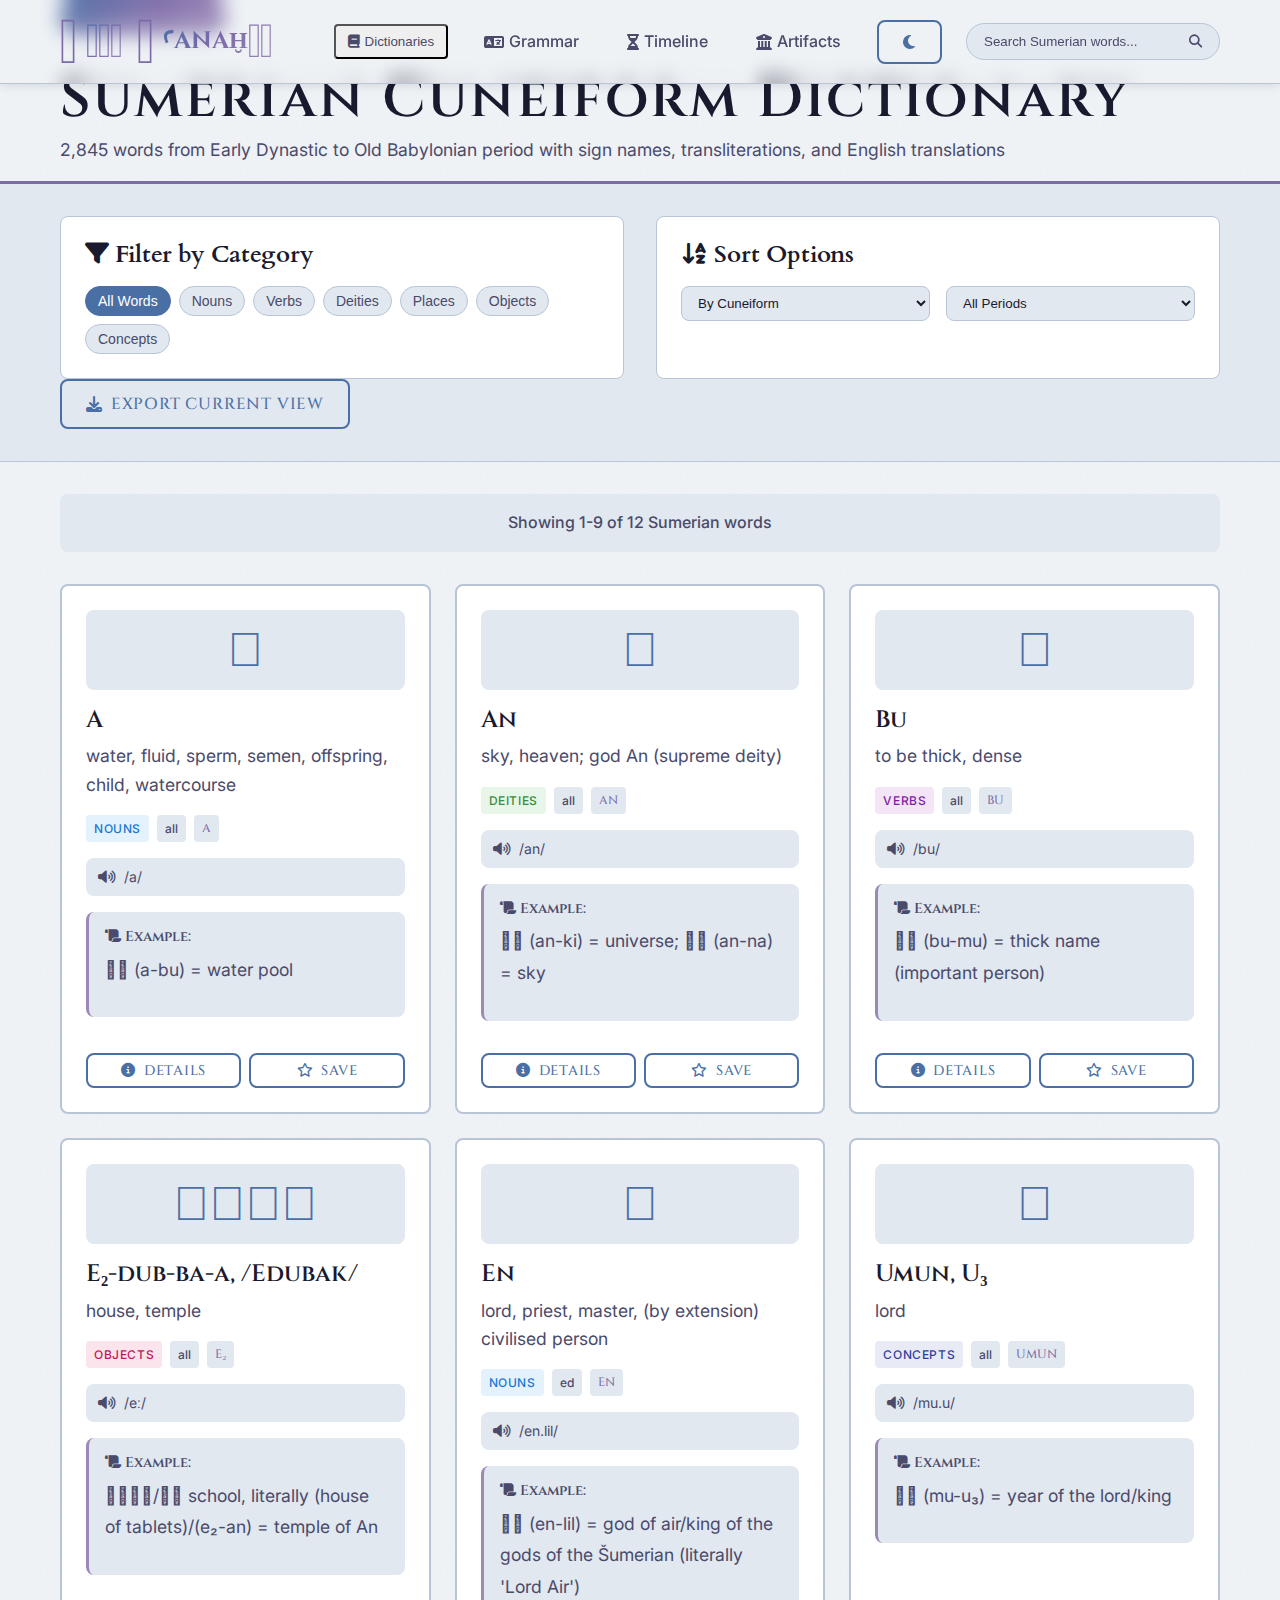
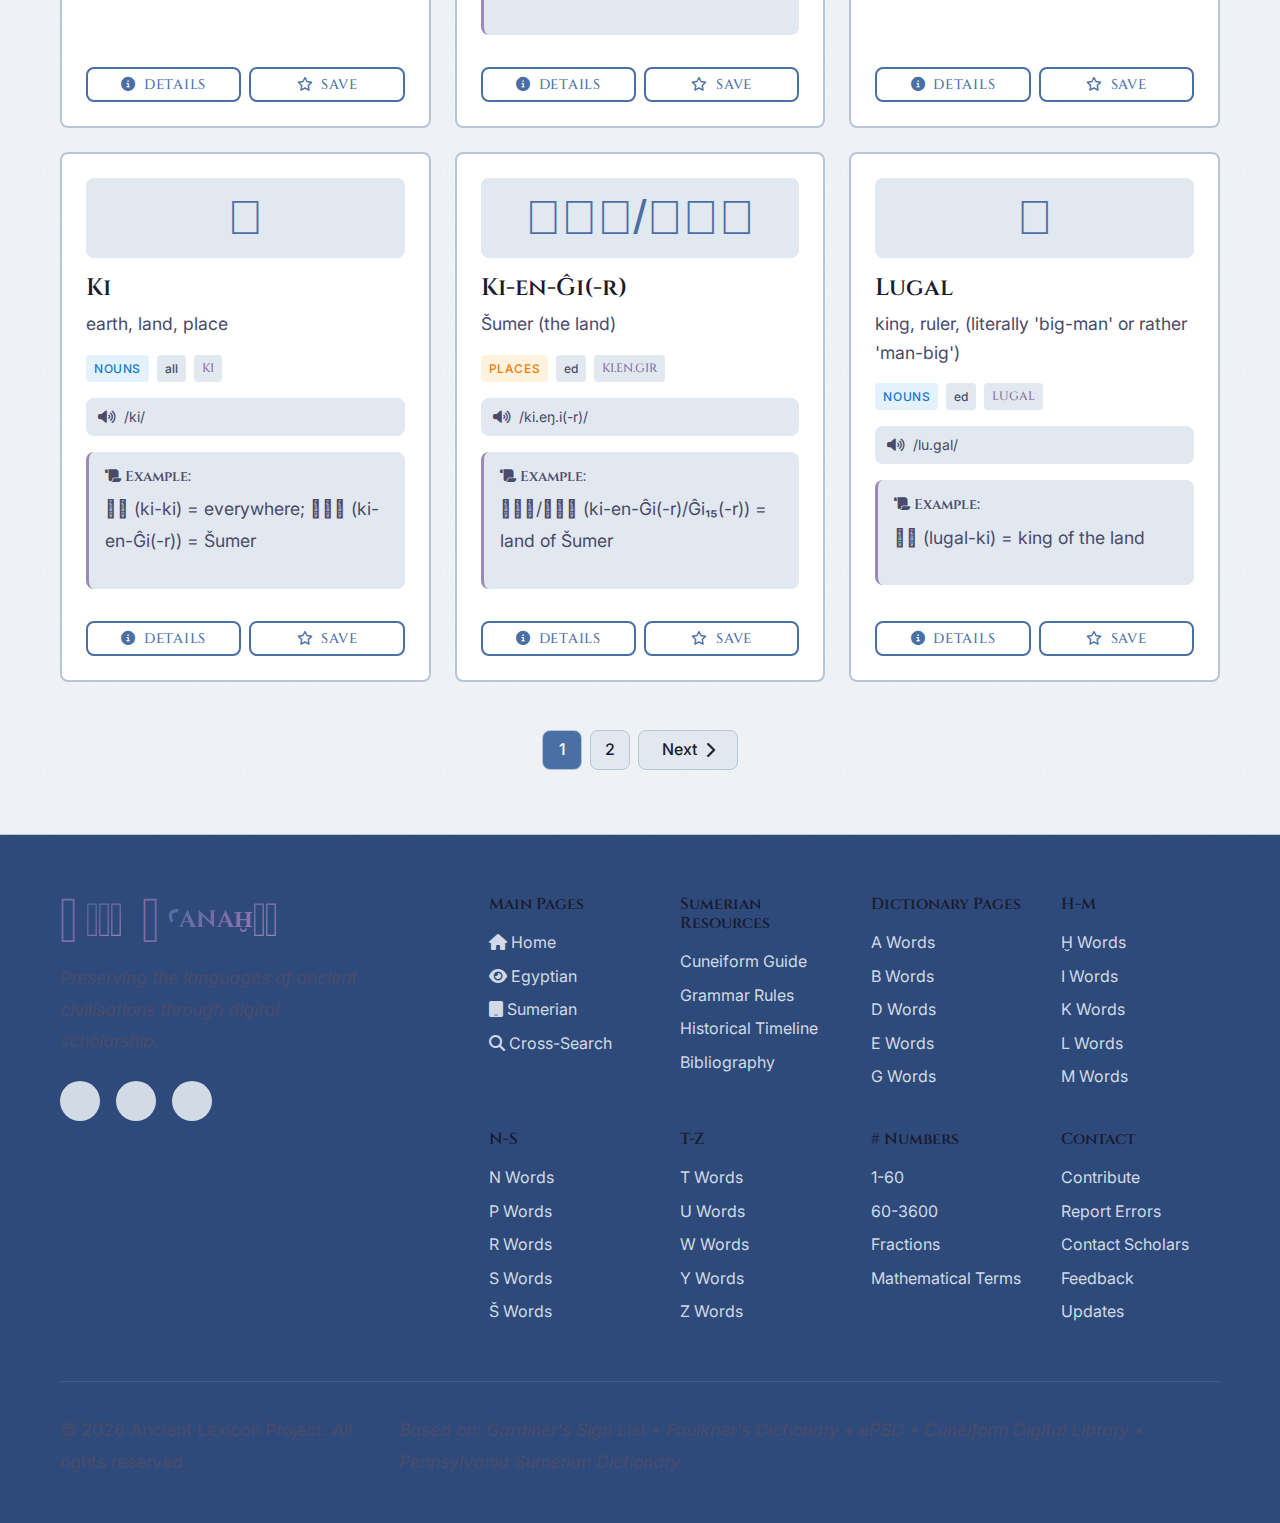
<file: my-website/anakh11_sumerian.html>
<!DOCTYPE html>
<html lang="en">
<head>
    <meta charset="UTF-8">
    <meta name="viewport" content="width=device-width, initial-scale=1.0">
    <title>Sumerian Dictionary | 𒀭𒊺𒉀</title>
    <meta name="description" content="Complete Sumerian cuneiform dictionary with translations and pronunciations">
    
    <!-- Fonts -->
    <link rel="preconnect" href="https://fonts.googleapis.com">
    <link rel="preconnect" href="https://fonts.gstatic.com" crossorigin>
    <link href="https://fonts.googleapis.com/css2?family=Cinzel:wght@400;500;600;700&family=Inter:wght@300;400;500;600&family=Cardo:wght@400;700&display=swap" rel="stylesheet">
    
    <!-- Icons -->
    <link rel="stylesheet" href="https://cdnjs.cloudflare.com/ajax/libs/font-awesome/6.4.0/css/all.min.css">
    
    <!-- CSS -->
    <link rel="stylesheet" href="styles.css">
    
    <!-- Blue/Purple Sumerian Theme with Dark Mode -->
    <style>
        :root {
            /* Blue/Purple Theme - Clay Tablets (Light Mode) */
            --primary-color: #4a6fa5;
            --primary-dark: #2e4a7a;
            --secondary-color: #7d6ba8;
            --accent-color: #9c89b8;
            --text-primary: #1a1a2e;
            --text-secondary: #4a4a6a;
            --bg-primary: #f0f4f8;
            --bg-secondary: #e1e8f0;
            --bg-tertiary: #d1dae5;
            --border-color: #b8c5d6;
            --card-bg: #ffffff;
            --shadow-sm: 0 1px 3px rgba(74, 111, 165, 0.12);
            --shadow: 0 4px 6px rgba(74, 111, 165, 0.15);
            --shadow-lg: 0 10px 15px rgba(74, 111, 165, 0.2);
            --shadow-xl: 0 20px 25px rgba(74, 111, 165, 0.25);
            --gradient: linear-gradient(135deg, #4a6fa5 0%, #7d6ba8 50%, #9c89b8 100%);
            --clay-bg: url('data:image/svg+xml,<svg width="100" height="100" viewBox="0 0 100 100" xmlns="http://www.w3.org/2000/svg"><filter id="clayNoise"><feTurbulence type="fractalNoise" baseFrequency="0.6" numOctaves="2" stitchTiles="stitch"/></filter><rect width="100" height="100" filter="url(%23clayNoise)" opacity="0.08"/></svg>');
            --radius: 8px;
            --transition: all 0.3s ease;
        }

        [data-theme="dark"] {
            /* Blue/Purple Theme - Night Sky (Dark Mode) */
            --primary-color: #7d9bc8;
            --primary-dark: #4a6fa5;
            --secondary-color: #9c89b8;
            --accent-color: #b8a9d8;
            --text-primary: #e6e9f0;
            --text-secondary: #b0b8cc;
            --bg-primary: #0a0e1a;
            --bg-secondary: #141a2d;
            --bg-tertiary: #1d2740;
            --border-color: #2d3a5a;
            --card-bg: #1a2338;
            --shadow-sm: 0 1px 3px rgba(0, 0, 0, 0.5);
            --shadow: 0 4px 6px rgba(0, 0, 0, 0.6);
            --shadow-lg: 0 10px 15px rgba(0, 0, 0, 0.7);
            --shadow-xl: 0 20px 25px rgba(0, 0, 0, 0.8);
            --gradient: linear-gradient(135deg, #2e4a7a 0%, #5e4a8a 50%, #7d6ba8 100%);
            --clay-bg: url('data:image/svg+xml,<svg width="100" height="100" viewBox="0 0 100 100" xmlns="http://www.w3.org/2000/svg"><filter id="clayNoise"><feTurbulence type="fractalNoise" baseFrequency="0.8" numOctaves="3" stitchTiles="stitch"/></filter><rect width="100" height="100" filter="url(%23clayNoise)" opacity="0.05"/></svg>');
        }

        body {
            background-color: var(--bg-primary);
            background-image: var(--clay-bg);
            color: var(--text-primary);
            transition: background-color 0.3s ease, color 0.3s ease;
        }

        .navbar {
            background-color: rgba(var(--bg-primary), 0.95);
            border-bottom-color: var(--border-color);
            transition: background-color 0.3s ease;
        }

        .logo-icon {
            color: var(--secondary-color);
        }

        .logo-text {
            background: var(--gradient);
            -webkit-background-clip: text;
            -webkit-text-fill-color: transparent;
            background-clip: text;
        }

        .badge {
            background: var(--gradient);
            color: white;
        }

        .cuneiform-display {
            font-family: 'Segoe UI Historic', 'Noto Sans Cuneiform', sans-serif;
            font-size: 2.5rem;
            color: var(--primary-color);
            text-align: center;
            margin-bottom: 1rem;
            min-height: 60px;
            display: flex;
            align-items: center;
            justify-content: center;
        }

        /* =============== SUMERIAN DICTIONARY IMPROVEMENTS =============== */
/* Add this to the existing <style> block in anakh11_sumerian.html */

/* Improved word cards grid */
.words-grid {
    display: grid;
    grid-template-columns: repeat(auto-fill, minmax(300px, 1fr));
    gap: 1.5rem;
    margin: 2rem 0;
}

.word-card {
    background: var(--card-bg);
    border: 2px solid var(--border-color);
    border-radius: var(--radius);
    padding: 1.5rem;
    transition: all 0.3s ease;
    display: flex;
    flex-direction: column;
    height: 100%;
}

.word-card:hover {
    border-color: var(--primary-color);
    box-shadow: 0 8px 25px rgba(74, 111, 165, 0.2);
    transform: translateY(-5px);
}

.cuneiform-display {
    font-family: 'Segoe UI Historic', 'Noto Sans Cuneiform', sans-serif;
    font-size: 2.5rem;
    color: var(--primary-color);
    text-align: center;
    margin-bottom: 1rem;
    min-height: 60px;
    display: flex;
    align-items: center;
    justify-content: center;
    background: var(--bg-secondary);
    border-radius: var(--radius);
    padding: 1rem;
}

.cuneiform-glyph {
    font-family: 'Segoe UI Historic', 'Noto Sans Cuneiform', sans-serif;
    font-size: 3rem;
}

.word-content {
    flex: 1;
}

.transliteration {
    font-family: 'Cinzel', serif;
    font-size: 1.5rem;
    margin-bottom: 0.5rem;
    color: var(--text-primary);
}

.translation {
    color: var(--text-secondary);
    margin-bottom: 1rem;
    line-height: 1.6;
}

.word-meta {
    display: flex;
    flex-wrap: wrap;
    gap: 0.5rem;
    margin-bottom: 1rem;
}

/* Category color coding - matching Egyptian but with Sumerian theme */
.category-tag {
    padding: 4px 8px;
    border-radius: 4px;
    font-size: 0.75rem;
    font-weight: 600;
    text-transform: uppercase;
    letter-spacing: 0.05em;
}

.category-tag.nouns { background: #e3f2fd; color: #1976d2; }
.category-tag.verbs { background: #f3e5f5; color: #7b1fa2; }
.category-tag.deities { background: #e8f5e9; color: #388e3c; }
.category-tag.places { background: #fff3e0; color: #f57c00; }
.category-tag.animals { background: #e8f5e9; color: #2e7d32; }
.category-tag.objects { background: #fce4ec; color: #c2185b; }
.category-tag.concepts { background: #e8eaf6; color: #303f9f; }

[data-theme="dark"] .category-tag.nouns { background: #1e3a5f; color: #90caf9; }
[data-theme="dark"] .category-tag.verbs { background: #3e2d4d; color: #ce93d8; }
[data-theme="dark"] .category-tag.deities { background: #1b3e2c; color: #81c784; }
[data-theme="dark"] .category-tag.places { background: #3d2e1a; color: #ffb74d; }
[data-theme="dark"] .category-tag.animals { background: #1b3e2c; color: #81c784; }
[data-theme="dark"] .category-tag.objects { background: #3d1e2d; color: #f48fb1; }
[data-theme="dark"] .category-tag.concepts { background: #2d2e5f; color: #9fa8da; }

.period-tag {
    background: var(--bg-tertiary);
    color: var(--text-secondary);
    padding: 4px 8px;
    border-radius: 4px;
    font-size: 0.75rem;
}

.sign-name {
    background: var(--bg-secondary);
    color: var(--text-primary);
    padding: 4px 8px;
    border-radius: 4px;
    font-size: 0.75rem;
    font-family: monospace;
}

.pronunciation {
    background: var(--bg-secondary);
    padding: 8px 12px;
    border-radius: var(--radius);
    margin: 1rem 0;
    font-size: 0.875rem;
    color: var(--text-secondary);
    display: flex;
    align-items: center;
    gap: 8px;
}

.word-footer {
    display: flex;
    gap: 0.5rem;
    margin-top: auto;
}

.btn-sm {
    padding: 6px 12px;
    font-size: 0.875rem;
    flex: 1;
}

/* Page info display */
.page-info-top {
    background: var(--bg-secondary);
    padding: 1rem;
    border-radius: var(--radius);
    margin: 1rem 0;
    text-align: center;
    font-weight: 500;
    color: var(--text-secondary);
}

/* Filter buttons active state */
.filter-btn.active {
    background: var(--primary-color);
    color: white;
    border-color: var(--primary-color);
}

/* Modal styles */
.word-modal {
    position: fixed;
    top: 0;
    left: 0;
    right: 0;
    bottom: 0;
    background: rgba(0, 0, 0, 0.8);
    backdrop-filter: blur(5px);
    display: flex;
    align-items: center;
    justify-content: center;
    z-index: 10000;
    opacity: 0;
    visibility: hidden;
    transition: opacity 0.3s ease, visibility 0.3s ease;
}

.word-modal.show {
    opacity: 1;
    visibility: visible;
}

.word-modal .modal-content {
    background: var(--card-bg);
    border-radius: var(--radius);
    max-width: 600px;
    width: 90%;
    max-height: 90vh;
    overflow-y: auto;
    position: relative;
    transform: translateY(20px);
    transition: transform 0.3s ease;
    border: 2px solid var(--primary-color);
}

.word-modal.show .modal-content {
    transform: translateY(0);
}

.modal-close {
    position: absolute;
    top: 15px;
    right: 15px;
    font-size: 1.5rem;
    cursor: pointer;
    color: var(--text-secondary);
    background: none;
    border: none;
    width: 40px;
    height: 40px;
    border-radius: 50%;
    display: flex;
    align-items: center;
    justify-content: center;
    transition: all 0.3s ease;
}

.modal-close:hover {
    background: var(--bg-secondary);
    color: var(--text-primary);
}

.word-detail-header {
    display: flex;
    gap: 2rem;
    padding: 2rem;
    border-bottom: 1px solid var(--border-color);
    align-items: center;
}

.word-glyph-large {
    font-size: 4rem;
    color: var(--primary-color);
    font-family: 'Segoe UI Historic', 'Noto Sans Cuneiform', sans-serif;
    background: var(--bg-secondary);
    border-radius: var(--radius);
    padding: 1rem;
    min-width: 120px;
    text-align: center;
}

.word-detail-info {
    flex: 1;
}

.word-detail-info h2 {
    font-size: 2rem;
    margin-bottom: 0.5rem;
}

.word-detail-info h3 {
    font-size: 1.25rem;
    color: var(--text-secondary);
    margin-bottom: 1rem;
    font-weight: 400;
}

.word-detail-meta {
    display: flex;
    gap: 0.5rem;
    flex-wrap: wrap;
}

.word-detail-body {
    padding: 2rem;
}

.detail-section {
    margin-bottom: 1.5rem;
}

.detail-section h4 {
    font-size: 1rem;
    margin-bottom: 0.5rem;
    color: var(--primary-color);
    text-transform: uppercase;
    letter-spacing: 0.05em;
    display: flex;
    align-items: center;
    gap: 8px;
}

.detail-section p {
    margin: 0;
    color: var(--text-primary);
}

/* No results styling */
.no-results {
    text-align: center;
    padding: 4rem 2rem;
    color: var(--text-secondary);
    grid-column: 1 / -1;
}

.no-results i {
    font-size: 4rem;
    margin-bottom: 1rem;
    opacity: 0.5;
}

        .category-tag.nouns { background: #e3f2fd; color: #1976d2; }
        .category-tag.verbs { background: #f3e5f5; color: #7b1fa2; }
        .category-tag.deities { background: #e8f5e9; color: #388e3c; }
        .category-tag.places { background: #fff3e0; color: #f57c00; }
        .category-tag.objects { background: #fce4ec; color: #c2185b; }
        .category-tag.concepts { background: #e8eaf6; color: #303f9f; }

        [data-theme="dark"] .category-tag.nouns { background: #1e3a5f; color: #90caf9; }
        [data-theme="dark"] .category-tag.verbs { background: #3e2d4d; color: #ce93d8; }
        [data-theme="dark"] .category-tag.deities { background: #1b3e2c; color: #81c784; }
        [data-theme="dark"] .category-tag.places { background: #3d2e1a; color: #ffb74d; }
        [data-theme="dark"] .category-tag.objects { background: #3d1e2d; color: #f48fb1; }
        [data-theme="dark"] .category-tag.concepts { background: #2d2e5f; color: #9fa8da; }

        .period-tag {
            background: var(--bg-tertiary);
            color: var(--text-secondary);
        }

        .sign-name {
            font-family: 'Cinzel', serif;
            color: var(--secondary-color);
            font-weight: 600;
        }

        .word-card {
            border: 2px solid var(--border-color);
            transition: all 0.3s ease;
            background: var(--card-bg);
        }

        .word-card:hover {
            border-color: var(--primary-color);
            box-shadow: 0 8px 25px rgba(74, 111, 165, 0.2);
            transform: translateY(-5px);
        }

        .page-header {
            background: linear-gradient(135deg, rgba(var(--bg-primary), 0.9) 0%, rgba(var(--bg-secondary), 0.9) 100%);
            border-bottom: 3px solid var(--secondary-color);
        }

        .footer {
            background: var(--primary-dark);
            color: white;
        }

        .footer a {
            color: #d1dae5;
        }

        .footer a:hover {
            color: white;
        }

        .footer-bottom {
            border-top-color: rgba(255, 255, 255, 0.1);
        }

        .btn-outline {
            border-color: var(--primary-color);
            color: var(--primary-color);
        }

        .btn-outline:hover {
            background: var(--primary-color);
            color: white;
        }

        .filter-btn.active {
            background: var(--primary-color);
            color: white;
        }

        /* Cuneiform-specific styling */
        .cuneiform-glyph {
            font-size: 3rem;
            line-height: 1;
            font-family: 'Segoe UI Historic', 'Noto Sans Cuneiform', sans-serif;
        }

        /* Search container */
        .search-container {
            background: var(--bg-secondary);
            border-color: var(--border-color);
        }

        .search-container input {
            background: transparent;
            color: var(--text-primary);
        }

        .search-container input::placeholder {
            color: var(--text-secondary);
        }

        /* Dropdown */
        .dropdown-content {
            background: var(--card-bg);
            border-color: var(--border-color);
        }

        .dropdown-content a {
            color: var(--text-primary);
        }

        .dropdown-content a:hover {
            background: var(--bg-secondary);
        }

        /* Tool cards */
        .tool-card {
            background: var(--card-bg);
            border-color: var(--border-color);
        }

        /* Select elements */
        select {
            background: var(--bg-secondary);
            border-color: var(--border-color);
            color: var(--text-primary);
        }

        option {
            background: var(--card-bg);
            color: var(--text-primary);
        }

        /* Pagination */
        .page-link {
            background: var(--bg-secondary);
            border-color: var(--border-color);
            color: var(--text-primary);
        }

        .page-link:hover:not(.current) {
            background: var(--bg-tertiary);
            border-color: var(--primary-color);
        }

        .page-link.current {
            background: var(--primary-color);
            color: white;
        }

        /* Modal */
        .word-modal .modal-content {
            background: var(--card-bg);
            border-color: var(--primary-color);
        }

        /* No results */
        .no-results {
            color: var(--text-secondary);
        }
    </style>
    
    <link rel="icon" type="image/svg+xml" href="data:image/svg+xml,<svg xmlns=%22http://www.w3.org/2000/svg%22 viewBox=%220 0 100 100%22><text y=%22.9em%22 font-size=%2290%22>𒆠</text></svg>">
</head>
<body>

<!-- =============== SUMERIAN NAVIGATION TEMPLATE =============== -->
<!-- REPLACE the entire <nav class="navbar"> section in anakh11_sumerian.html with this: -->

<nav class="navbar" aria-label="Main navigation">
    <div class="container nav-container">
        <!-- Sumerian-first logo layout -->
        <div style="display: flex; align-items: center; gap: 15px;">
            <a href="sumerian.html" class="logo" aria-label="Ancient Lexicon Sumerian Home">
                <span class="logo-icon" aria-hidden="true">𒆠</span>
                <span class="logo-text">𒀭𒊺𒉀</span>
            </a>
            <a href="anakh11.html" class="logo" aria-label="Ancient Lexicon Egyptian Home">
                <span class="logo-icon" aria-hidden="true">𓋹</span>
                <span class="logo-text">ꜤANAḪ𓊹𓊹</span>
            </a>
        </div>
        
        <div class="nav-links">
            <!-- Dictionaries Dropdown -->
            <div class="nav-dropdown">
                <button class="nav-link" aria-expanded="false" aria-controls="dictionaries-dropdown">
                    <i class="fas fa-book" aria-hidden="true"></i> Dictionaries
                </button>
                <div class="dropdown-content" id="dictionaries-dropdown">
                    <a href="anakh11.html"><i class="fas fa-eye" aria-hidden="true"></i> Egyptian</a>
                    <a href="anakh11_sumerian.html" class="active"><i class="fas fa-tablet" aria-hidden="true"></i> Sumerian</a>
                    <a href="hieroglyphs.html"><i class="fas fa-feather-alt" aria-hidden="true"></i> Hieroglyphs</a>
                    <a href="cuneiform.html"><i class="fas fa-monument" aria-hidden="true"></i> Cuneiform</a>
                </div>
            </div>
            
            <!-- Standard Links -->
            <a href="sumerian-grammar.html" class="nav-link">
                <i class="fas fa-language" aria-hidden="true"></i> Grammar
            </a>
            <a href="sumerian-timeline.html" class="nav-link">
                <i class="fas fa-hourglass-half" aria-hidden="true"></i> Timeline
            </a>
            <a href="mesopotamian-artifacts.html" class="nav-link">
                <i class="fas fa-museum" aria-hidden="true"></i> Artifacts
            </a>
            
            <!-- Theme Toggle -->
            <button class="btn btn-outline" id="themeToggle" aria-label="Toggle dark/light mode">
                <i class="fas fa-moon" aria-hidden="true"></i>
            </button>
            
            <!-- Search -->
            <div class="search-container">
                <input type="text" id="searchInput" placeholder="Search Sumerian words..." 
                       aria-label="Search Sumerian words">
                <button id="searchBtn" aria-label="Search">
                    <i class="fas fa-search" aria-hidden="true"></i>
                </button>
            </div>
        </div>
        
        <!-- Mobile Menu Button -->
        <button class="mobile-menu-btn" aria-label="Open mobile menu" aria-expanded="false">
            <i class="fas fa-bars" aria-hidden="true"></i>
        </button>
    </div>
</nav>

    <!-- Rest of your Sumerian page content remains the same -->
    <!-- Page Header -->
    <section class="page-header">
        <div class="container">
            <div class="header-content">
                <span class="badge">𒀭𒊺𒉀 Cuneiform Lexicon</span>
                <h1>Sumerian Cuneiform Dictionary</h1>
                <p class="header-subtitle">
                    2,845 words from Early Dynastic to Old Babylonian period with sign names, 
                    transliterations, and English translations
                </p>
            </div>
        </div>
    </section>

    <!-- Dictionary Tools -->
    <section class="dictionary-tools">
        <div class="container">
            <div class="tools-grid">
                <!-- Filter section -->
                <div class="tool-card">
                    <h3><i class="fas fa-filter"></i> Filter by Category</h3>
                    <div class="category-filters">
                        <button class="filter-btn active" data-category="all">All Words</button>
                        <button class="filter-btn" data-category="nouns">Nouns</button>
                        <button class="filter-btn" data-category="verbs">Verbs</button>
                        <button class="filter-btn" data-category="deities">Deities</button>
                        <button class="filter-btn" data-category="places">Places</button>
                        <button class="filter-btn" data-category="objects">Objects</button>
                        <button class="filter-btn" data-category="concepts">Concepts</button>
                    </div>
                </div>
                
                <!-- Sort section -->
                <div class="tool-card">
                    <h3><i class="fas fa-sort-alpha-down"></i> Sort Options</h3>
                    <div class="sort-options">
                        <select id="sortSelect">
                            <option value="cuneiform">By Cuneiform</option>
                            <option value="transliteration">By Transliteration (A-Z)</option>
                            <option value="translation">By Meaning (A-Z)</option>
                            <option value="signName">By Sign Name</option>
                        </select>
                        <select id="periodSelect">
                            <option value="all">All Periods</option>
                            <option value="ed">Early Dynastic</option>
                            <option value="oakk">Old Akkadian</option>
                            <option value="ur3">Ur III</option>
                            <option value="ob">Old Babylonian</option>
                            <option value="mb">Middle Babylonian</option>
                        </select>
                    </div>
                </div>
            </div>
            
            <!-- Export Button -->
            <div class="export-section">
                <button class="btn btn-outline" id="exportBtn">
                    <i class="fas fa-download"></i> Export Current View
                </button>
            </div>
        </div>
    </section>

    <!-- Words container -->
    <section class="words-section">
        <div class="container">
            <div id="pageInfo" class="page-info-top"></div>
            <div id="wordsContainer" class="words-grid">
                <!-- Words will be loaded here dynamically -->
            </div>
            
            <!-- Pagination -->
            <div id="pagination" class="pagination">
                <!-- Pagination will be rendered here dynamically -->
            </div>
        </div>
    </section>

<!-- =============== UPDATED FOOTER =============== -->

<footer class="footer" role="contentinfo">
    <div class="container">
        <div class="footer-content">
            <div class="footer-brand">
                <div style="display: flex; align-items: center; gap: 20px; flex-wrap: wrap;">
                    <a href="sumerian.html" class="logo" style="margin: 0;">
                        <span class="logo-icon">𒆠</span>
                        <span class="logo-text">𒀭𒊺𒉀</span>
                    </a>
                    <a href="anakh11.html" class="logo" style="margin: 0;">
                        <span class="logo-icon">𓋹</span>
                        <span class="logo-text">ꜤANAḪ𓊹𓊹</span>
                    </a>
                </div>
                <p class="footer-tagline">
                    Preserving the languages of ancient civilisations through digital scholarship.
                </p>
                <div class="footer-social">
                    <a href="#" class="social-link" aria-label="GitHub"><i class="fab fa-github" aria-hidden="true"></i></a>
                    <a href="#" class="social-link" aria-label="ResearchGate"><i class="fab fa-researchgate" aria-hidden="true"></i></a>
                    <a href="#" class="social-link" aria-label="University"><i class="fas fa-university" aria-hidden="true"></i></a>
                </div>
            </div>
            
            <div class="footer-links">
                <div class="footer-column">
                    <h4>Main Pages</h4>
                    <a href="index.html"><i class="fas fa-home"></i> Home</a>
                    <a href="anakh11.html"><i class="fas fa-eye"></i> Egyptian</a>
                    <a href="anakh11_sumerian.html"><i class="fas fa-tablet"></i> Sumerian</a>
                    <a href="search.html"><i class="fas fa-search"></i> Cross-Search</a>
                </div>
                
                <div class="footer-column">
                    <h4>Sumerian Resources</h4>
                    <a href="cuneiform-guide.html">Cuneiform Guide</a>
                    <a href="sumerian-grammar.html">Grammar Rules</a>
                    <a href="mesopotamian-timeline.html">Historical Timeline</a>
                    <a href="sumerian-bibliography.html">Bibliography</a>
                </div>

                <div class="footer-column">
                    <h4>Dictionary Pages</h4>
                    <a href="sumerian_a.html">A Words</a>
                    <a href="sumerian_b.html">B Words</a>
                    <a href="sumerian_d.html">D Words</a>
                    <a href="sumerian_e.html">E Words</a>
                    <a href="sumerian_g.html">G Words</a>
                </div>
                
                <div class="footer-column">
                    <h4>H-M</h4>
                    <a href="sumerian_h.html">Ḫ Words</a>
                    <a href="sumerian_i.html">I Words</a>
                    <a href="sumerian_k.html">K Words</a>
                    <a href="sumerian_l.html">L Words</a>
                    <a href="sumerian_m.html">M Words</a>
                </div>

                <div class="footer-column">
                    <h4>N-S</h4>
                    <a href="sumerian_n.html">N Words</a>
                    <a href="sumerian_p.html">P Words</a>
                    <a href="sumerian_r.html">R Words</a>
                    <a href="sumerian_s.html">S Words</a>
                    <a href="sumerian_sz.html">Š Words</a>
                </div>

                <div class="footer-column">
                    <h4>T-Z</h4>
                    <a href="sumerian_t.html">T Words</a>
                    <a href="sumerian_u.html">U Words</a>
                    <a href="sumerian_w.html">W Words</a>
                    <a href="sumerian_y.html">Y Words</a>
                    <a href="sumerian_z.html">Z Words</a>
                </div>

                <div class="footer-column">
                    <h4># Numbers</h4>
                    <a href="sumerian_numbers_1.html">1-60</a>
                    <a href="sumerian_numbers_2.html">60-3600</a>
                    <a href="sumerian_numbers_3.html">Fractions</a>
                    <a href="sumerian_numbers_4.html">Mathematical Terms</a>
                </div>
                
                <div class="footer-column">
                    <h4>Contact</h4>
                    <a href="contact_1.html">Contribute</a>
                    <a href="contact_2.html">Report Errors</a>
                    <a href="contact_3.html">Contact Scholars</a>
                    <a href="contact_4.html">Feedback</a>
                    <a href="contact_5.html">Updates</a>
                </div>
            </div>
        </div>
        
        <div class="footer-bottom">
            <p>&copy; <span id="current-year">2026</span> Ancient Lexicon Project. All rights reserved.</p>
            <p class="tech-stack">
                Based on: Gardiner's Sign List • Faulkner's Dictionary • ePSD • Cuneiform Digital Library • Pennsylvania Sumerian Dictionary
            </p>
        </div>
    </div>
</footer>


    <!-- Back to Top Button -->
    <button id="backToTop" class="back-to-top" aria-label="Back to top">
        <i class="fas fa-chevron-up"></i>
    </button>

    

    <script>
        // ================ THEME TOGGLE FUNCTIONALITY ================
        
        // Theme Toggle
        const themeToggle = document.getElementById('themeToggle');
        const themeIcon = themeToggle?.querySelector('i');

        // Check for saved theme or system preference
        function initializeTheme() {
            const savedTheme = localStorage.getItem('sumerianTheme');
            const prefersDark = window.matchMedia('(prefers-color-scheme: dark)').matches;
            
            if (savedTheme === 'dark' || (!savedTheme && prefersDark)) {
                document.documentElement.setAttribute('data-theme', 'dark');
                if (themeIcon) {
                    themeIcon.classList.remove('fa-moon');
                    themeIcon.classList.add('fa-sun');
                }
            } else {
                document.documentElement.removeAttribute('data-theme');
                if (themeIcon) {
                    themeIcon.classList.remove('fa-sun');
                    themeIcon.classList.add('fa-moon');
                }
            }
        }

        // Theme toggle event listener
        if (themeToggle) {
            themeToggle.addEventListener('click', () => {
                const currentTheme = document.documentElement.getAttribute('data-theme');
                
                if (currentTheme === 'dark') {
                    document.documentElement.removeAttribute('data-theme');
                    themeIcon.classList.replace('fa-sun', 'fa-moon');
                    localStorage.setItem('sumerianTheme', 'light');
                } else {
                    document.documentElement.setAttribute('data-theme', 'dark');
                    themeIcon.classList.replace('fa-moon', 'fa-sun');
                    localStorage.setItem('sumerianTheme', 'dark');
                }
            });
        }

        // Initialize theme on page load
        document.addEventListener('DOMContentLoaded', () => {
            initializeTheme();
            
            // Console greeting
            console.log('%c𒆠 Welcome to Sumerian Lexicon!', 'color: #4a6fa5; font-size: 18px; font-weight: bold;');
            console.log('%cExplore ancient Sumerian cuneiform words', 'color: #7d6ba8;');
            
            // Initialize Sumerian dictionary
            initializeSumerianDictionary();
            
            // Initialize cuneiform tooltips
            initCuneiformTooltips();
        });

        // ================ SUMERIAN DICTIONARY DATA ================
        
        const sumerianWords = [
            {
                id: 1,
                cuneiform: "𒆠",
                transliteration: "Ki",
                translation: "earth, land, place",
                category: "nouns",
                period: "all",
                signName: "KI",
                pronunciation: "/ki/",
                examples: "𒆠𒆠 (ki-ki) = everywhere; 𒆠𒂗𒄀 (ki-en-Ĝi(-r)) = Šumer"
            },
            {
                id: 2,
                cuneiform: "𒀭",
                transliteration: "An",
                translation: "sky, heaven; god An (supreme deity)",
                category: "deities",
                period: "all",
                signName: "AN",
                pronunciation: "/an/",
                examples: "𒀭𒆠 (an-ki) = universe; 𒀭𒈾 (an-na) = sky"
            },
            {
                id: 3,
                cuneiform: "𒂗",
                transliteration: "En",
                translation: "lord, priest, master, (by extension) civilised person",
                category: "nouns",
                period: "ed",
                signName: "EN",
                pronunciation: "/en.lil/",
                examples: "𒂗𒆤 (en-lil) = god of air/king of the gods of the Šumerian (literally 'Lord Air')"
            },
            {
                id: 4,
                cuneiform: "𒈗",
                transliteration: "Lugal",
                translation: "king, ruler, (literally 'big-man' or rather 'man-big')",
                category: "nouns",
                period: "ed",
                signName: "LUGAL",
                pronunciation: "/lu.ɡal/",
                examples: "𒈗𒆠 (lugal-ki) = king of the land"
            },
            {
                id: 5,
                cuneiform: "𒀀",
                transliteration: "A",
                translation: "water, fluid, sperm, semen, offspring, child, watercourse",
                category: "nouns",
                period: "all",
                signName: "A",
                pronunciation: "/a/",
                examples: "𒀀𒁍 (a-bu) = water pool"
            },
            {
                id: 6,
                cuneiform: "𒈬",
                transliteration: "Mu",
                translation: "name, year; to speak",
                category: "concepts",
                period: "all",
                signName: "MU",
                pronunciation: "/mu/",
                examples: "𒈬𒅇 (mu-u₄) = year of the lord/king)"
            },
            {
                id: 7,
                cuneiform: "𒌉",
                transliteration: "Dumu",
                translation: "son, child",
                category: "nouns",
                period: "all",
                signName: "DUMU",
                pronunciation: "/du.mu/",
                examples: "𒌉𒈨𒌍 (dumu-munus) = daughter"
            },
            {
                id: 8,
                cuneiform: "𒂍𒁾𒁀𒀀",
                transliteration: "E₂-dub-ba-a, /Edubak⁠/",
                translation: "house, temple",
                category: "objects",
                period: "all",
                signName: "E₂",
                pronunciation: "/eː/",
                examples: "𒂍𒁾𒁀𒀀/𒂍𒀭 school, literally (house of tablets)/(e₂-an) = temple of An"
            },
            {
                id: 9,
                cuneiform: "𒆠𒂗𒂠/𒆠𒂗𒄀",
                transliteration: "Ki-en-Ĝi(-r)",
                translation: "Šumer (the land)",
                category: "places",
                period: "ed",
                signName: "KI.EN.GIR",
                pronunciation: "/ki.eŋ.i(-r)/",
                examples: "𒆠𒂗𒂠/𒆠𒂗𒄀 (ki-en-Ĝi(-r)/Ĝi₁₅(-r)) = land of Šumer"
            },
            {
                id: 10,
                cuneiform: "𒅇",
                transliteration: "Umun, U₃",
                translation: "lord",
                category: "concepts",
                period: "all",
                signName: "UMUN",
                pronunciation: "/mu.u/",
                examples: "𒈬𒅇 (mu-u₃) = year of the lord/king"
            },
            {
                id: 11,
                cuneiform: "𒌓",
                transliteration: "U₄, U, Utu, Ud",
                translation: "sun, day, summer, heat, fever",
                category: "concepts",
                period: "all",
                signName: "U₄",
                pronunciation: "/u/",
                examples: "𒀭𒌓 = the Šumerian sun god"
            },
            {
            id: 12,
            cuneiform: "𒁍",
            transliteration: "Bu",
            translation: "to be thick, dense",
            category: "verbs",
            period: "all",
            signName: "BU",
            pronunciation: "/bu/",
            examples: "𒁍𒈬 (bu-mu) = thick name (important person)"
            }
        ];

        // Dictionary State Management
        let currentPage = 1;
        const itemsPerPage = 9;
        let filteredWords = [...sumerianWords];
        let currentCategory = 'all';
        let currentPeriod = 'all';
        let currentSort = 'cuneiform';

        // Get current page from URL
        function getCurrentPageFromURL() {
            const urlParams = new URLSearchParams(window.location.search);
            const hashParams = new URLSearchParams(window.location.hash.substring(1));
            
            let page = parseInt(urlParams.get('page')) || parseInt(hashParams.get('page')) || 1;
            return Math.max(1, page);
        }

        // Update URL with all filter states
        function updateURLState() {
            const params = new URLSearchParams();
            if (currentPage > 1) params.set('page', currentPage);
            if (currentCategory !== 'all') params.set('category', currentCategory);
            if (currentPeriod !== 'all') params.set('period', currentPeriod);
            if (currentSort !== 'cuneiform') params.set('sort', currentSort);
            
            const newHash = params.toString() ? `#${params.toString()}` : '';
            const newURL = `${window.location.pathname}${newHash}`;
            
            if (history.pushState) {
                window.history.replaceState(null, '', newURL);
            }
        }

        // Parse URL state on load
        function parseURLState() {
            const hash = window.location.hash.substring(1);
            const params = new URLSearchParams(hash);
            
            if (params.has('page')) currentPage = parseInt(params.get('page'));
            if (params.has('category')) {
                currentCategory = params.get('category');
                // Update active filter button
                const filterBtn = document.querySelector(`.filter-btn[data-category="${currentCategory}"]`);
                if (filterBtn) {
                    document.querySelectorAll('.filter-btn').forEach(b => b.classList.remove('active'));
                    filterBtn.classList.add('active');
                }
            }
            if (params.has('period')) {
                currentPeriod = params.get('period');
                const periodSelect = document.getElementById('periodSelect');
                if (periodSelect) periodSelect.value = currentPeriod;
            }
            if (params.has('sort')) {
                currentSort = params.get('sort');
                const sortSelect = document.getElementById('sortSelect');
                if (sortSelect) sortSelect.value = currentSort;
            }
        }

        // Apply all filters and sorting
        function applyFilters() {
            // Filter by category
            if (currentCategory === 'all') {
                filteredWords = [...sumerianWords];
            } else {
                filteredWords = sumerianWords.filter(word => 
                    word.category === currentCategory
                );
            }

            // Filter by period
            if (currentPeriod !== 'all') {
                filteredWords = filteredWords.filter(word => 
                    word.period === currentPeriod
                );
            }

            // Apply sorting
            sortWords(filteredWords, currentSort);

            // Update display
            displayWordsForPage(currentPage);
            renderPagination();
            updatePageInfo();
            updateURLState();
        }

        // Sort words based on criteria
        function sortWords(words, criteria) {
            switch(criteria) {
                case 'transliteration':
                    words.sort((a, b) => a.transliteration.localeCompare(b.transliteration));
                    break;
                case 'translation':
                    words.sort((a, b) => a.translation.localeCompare(b.translation));
                    break;
                case 'signName':
                    words.sort((a, b) => a.signName.localeCompare(b.signName));
                    break;
                case 'cuneiform':
                default:
                    words.sort((a, b) => a.cuneiform.localeCompare(b.cuneiform));
                    break;
            }
        }

        // Get words for specific page
        function getWordsForPage(pageNumber) {
            const startIndex = (pageNumber - 1) * itemsPerPage;
            const endIndex = startIndex + itemsPerPage;
            return {
                words: filteredWords.slice(startIndex, endIndex),
                totalPages: Math.ceil(filteredWords.length / itemsPerPage),
                totalWords: filteredWords.length,
                currentPage: pageNumber
            };
        }

        // Display words for current page
        function displayWordsForPage(pageNumber) {
            const container = document.getElementById('wordsContainer');
            if (!container) return;
            
            const pageData = getWordsForPage(pageNumber);
            const wordsToShow = pageData.words;

            container.innerHTML = '';

            if (wordsToShow.length === 0) {
                container.innerHTML = `
                    <div class="no-results">
                        <i class="fas fa-tablet"></i>
                        <h3>No cuneiform words found</h3>
                        <p>Try changing your filters or search term</p>
                    </div>
                `;
                return;
            }

            wordsToShow.forEach(word => {
                const wordCard = document.createElement('div');
                wordCard.className = 'word-card';
                wordCard.setAttribute('data-id', word.id);
                wordCard.setAttribute('data-category', word.category);
                
                wordCard.innerHTML = `
                    <div class="cuneiform-display cuneiform-glyph">${word.cuneiform}</div>
                    <div class="word-content">
                        <h3 class="transliteration">${word.transliteration}</h3>
                        <p class="translation">${word.translation}</p>
                        <div class="word-meta">
                            <span class="category-tag ${word.category}">${word.category}</span>
                            <span class="period-tag">${word.period}</span>
                            <span class="sign-name">${word.signName}</span>
                        </div>
                        <div class="pronunciation">
                            <i class="fas fa-volume-up"></i> ${word.pronunciation}
                        </div>
                        ${word.examples ? `
                            <div class="word-examples">
                                <h4><i class="fas fa-scroll"></i> Example:</h4>
                                <p>${word.examples}</p>
                            </div>
                        ` : ''}
                    </div>
                    <div class="word-footer">
                        <button class="btn btn-sm btn-outline view-details">
                            <i class="fas fa-info-circle"></i> Details
                        </button>
                        <button class="btn btn-sm btn-outline add-favorite">
                            <i class="far fa-star"></i> Save
                        </button>
                    </div>
                `;
                
                container.appendChild(wordCard);
            });
            
            // Add event listeners to word cards
            attachWordCardListeners();
        }

        // Render pagination
        function renderPagination() {
            const paginationContainer = document.getElementById('pagination');
            if (!paginationContainer) return;
            
            const totalPages = Math.ceil(filteredWords.length / itemsPerPage);
            
            if (totalPages <= 1) {
                paginationContainer.innerHTML = '';
                return;
            }

            let paginationHTML = '';
            
            // Previous button
            if (currentPage > 1) {
                paginationHTML += `<a href="#" class="page-link prev" data-page="${currentPage - 1}">
                    <i class="fas fa-chevron-left"></i> Prev
                </a>`;
            }

            // Page numbers
            const maxVisiblePages = 5;
            let startPage = Math.max(1, currentPage - Math.floor(maxVisiblePages / 2));
            let endPage = Math.min(totalPages, startPage + maxVisiblePages - 1);
            
            if (endPage - startPage + 1 < maxVisiblePages) {
                startPage = Math.max(1, endPage - maxVisiblePages + 1);
            }

            for (let i = startPage; i <= endPage; i++) {
                if (i === currentPage) {
                    paginationHTML += `<span class="page-link current">${i}</span>`;
                } else {
                    paginationHTML += `<a href="#" class="page-link" data-page="${i}">${i}</a>`;
                }
            }

            // Next button
            if (currentPage < totalPages) {
                paginationHTML += `<a href="#" class="page-link next" data-page="${currentPage + 1}">
                    Next <i class="fas fa-chevron-right"></i>
                </a>`;
            }

            paginationContainer.innerHTML = paginationHTML;

            // Add event listeners to pagination links
            paginationContainer.querySelectorAll('.page-link[data-page]').forEach(link => {
                link.addEventListener('click', function(e) {
                    e.preventDefault();
                    const page = parseInt(this.dataset.page);
                    if (!isNaN(page)) {
                        currentPage = page;
                        applyFilters();
                        document.querySelector('.words-section')?.scrollIntoView({ 
                            behavior: 'smooth' 
                        });
                    }
                });
            });
        }

        // Update page information
        function updatePageInfo() {
            const pageInfo = document.getElementById('pageInfo');
            if (!pageInfo) return;
            
            const startIndex = (currentPage - 1) * itemsPerPage + 1;
            const endIndex = Math.min(currentPage * itemsPerPage, filteredWords.length);
            const totalWords = filteredWords.length;
            
            let infoText = `Showing ${startIndex}-${endIndex} of ${totalWords} Sumerian words`;
            
            if (currentCategory !== 'all') {
                infoText += ` in ${currentCategory}`;
            }
            if (currentPeriod !== 'all') {
                infoText += ` (${currentPeriod} Period)`;
            }
            
            pageInfo.textContent = infoText;
        }

        // Enhanced search function
        function performEnhancedSearch() {
            const searchInput = document.getElementById('searchInput');
            if (!searchInput) return;
            
            const searchTerm = searchInput.value.toLowerCase().trim();
            
            if (searchTerm === '') {
                filteredWords = [...sumerianWords];
            } else {
                filteredWords = sumerianWords.filter(word => 
                    word.transliteration.toLowerCase().includes(searchTerm) ||
                    word.translation.toLowerCase().includes(searchTerm) ||
                    word.signName.toLowerCase().includes(searchTerm) ||
                    word.category.toLowerCase().includes(searchTerm) ||
                    (word.pronunciation && word.pronunciation.toLowerCase().includes(searchTerm)) ||
                    (word.examples && word.examples.toLowerCase().includes(searchTerm))
                );
            }
            
            currentPage = 1;
            sortWords(filteredWords, currentSort);
            displayWordsForPage(currentPage);
            renderPagination();
            updatePageInfo();
            updateURLState();
        }

        // Initialize Sumerian dictionary
        function initializeSumerianDictionary() {
            // Parse URL state first
            parseURLState();
            
            // Set current page
            currentPage = getCurrentPageFromURL();
            
            // Get DOM elements
            const filterButtons = document.querySelectorAll('.filter-btn');
            const sortSelect = document.getElementById('sortSelect');
            const periodSelect = document.getElementById('periodSelect');
            const searchInput = document.getElementById('searchInput');
            const searchBtn = document.getElementById('searchBtn');
            const exportBtn = document.getElementById('exportBtn');
            const backToTop = document.getElementById('backToTop');
            const mobileMenuBtn = document.querySelector('.mobile-menu-btn');
            const navLinks = document.querySelector('.nav-links');
            
            // Initialize filter buttons
            if (filterButtons.length > 0) {
                filterButtons.forEach(btn => {
                    btn.addEventListener('click', function() {
                        filterButtons.forEach(b => b.classList.remove('active'));
                        this.classList.add('active');
                        currentCategory = this.dataset.category;
                        currentPage = 1;
                        applyFilters();
                    });
                });
            }
            
            // Initialize sort dropdown
            if (sortSelect) {
                sortSelect.value = currentSort;
                sortSelect.addEventListener('change', function() {
                    currentSort = this.value;
                    currentPage = 1;
                    applyFilters();
                });
            }
            
            // Initialize period filter
            if (periodSelect) {
                periodSelect.value = currentPeriod;
                periodSelect.addEventListener('change', function() {
                    currentPeriod = this.value;
                    currentPage = 1;
                    applyFilters();
                });
            }
            
            // Initialize search functionality
            if (searchBtn && searchInput) {
                searchBtn.addEventListener('click', performEnhancedSearch);
                searchInput.addEventListener('keypress', function(e) {
                    if (e.key === 'Enter') {
                        performEnhancedSearch();
                    }
                });
            }
            
            // Initialize export button
            if (exportBtn) {
                exportBtn.addEventListener('click', exportCurrentView);
            }
            
            // Initialize back to top button
            if (backToTop) {
                window.addEventListener('scroll', () => {
                    if (window.pageYOffset > 300) {
                        backToTop.style.display = 'flex';
                    } else {
                        backToTop.style.display = 'none';
                    }
                });
                
                backToTop.addEventListener('click', () => {
                    window.scrollTo({ top: 0, behavior: 'smooth' });
                });
            }
            
            // Initialize mobile menu
            if (mobileMenuBtn && navLinks) {
                mobileMenuBtn.addEventListener('click', () => {
                    navLinks.classList.toggle('active');
                });
            }
            
            // Initial render
            applyFilters();
        }

        // Function to attach event listeners to word cards
        function attachWordCardListeners() {
            // View details buttons
            document.querySelectorAll('.view-details').forEach(btn => {
                btn.addEventListener('click', function() {
                    const wordCard = this.closest('.word-card');
                    const wordId = parseInt(wordCard.dataset.id);
                    showWordDetails(wordId);
                });
            });
            
            // Favorite buttons
            document.querySelectorAll('.add-favorite').forEach(btn => {
                btn.addEventListener('click', function() {
                    const wordCard = this.closest('.word-card');
                    const wordId = parseInt(wordCard.dataset.id);
                    toggleFavorite(wordId);
                    
                    // Toggle icon
                    const icon = this.querySelector('i');
                    if (icon.classList.contains('far')) {
                        icon.classList.replace('far', 'fas');
                        this.innerHTML = '<i class="fas fa-star"></i> Saved';
                    } else {
                        icon.classList.replace('fas', 'far');
                        this.innerHTML = '<i class="far fa-star"></i> Save';
                    }
                });
            });
        }

        // Function to show word details
        function showWordDetails(wordId) {
            const word = sumerianWords.find(w => w.id === wordId);
            if (!word) return;
            
            // Create modal with word details
            const modal = document.createElement('div');
            modal.className = 'word-modal';
            modal.innerHTML = `
                <div class="modal-content">
                    <button class="modal-close"><i class="fas fa-times"></i></button>
                    <div class="word-detail-header">
                        <div class="word-glyph-large cuneiform-glyph">
                            ${word.cuneiform}
                        </div>
                        <div class="word-detail-info">
                            <h2>${word.transliteration}</h2>
                            <h3>${word.translation}</h3>
                            <div class="word-detail-meta">
                                <span class="category-tag ${word.category}">${word.category}</span>
                                <span class="period-tag">${word.period}</span>
                                <span class="sign-name">${word.signName}</span>
                            </div>
                        </div>
                    </div>
                    <div class="word-detail-body">
                        <div class="detail-section">
                            <h4><i class="fas fa-volume-up"></i> Pronunciation</h4>
                            <p>${word.pronunciation}</p>
                        </div>
                        ${word.examples ? `
                            <div class="detail-section">
                                <h4><i class="fas fa-scroll"></i> Examples</h4>
                                <p>${word.examples}</p>
                            </div>
                        ` : ''}
                        <div class="detail-section">
                            <h4><i class="fas fa-history"></i> Period</h4>
                            <p>${getPeriodFullName(word.period)} Period</p>
                        </div>
                        <div class="detail-section">
                            <h4><i class="fas fa-signature"></i> Sign Name</h4>
                            <p class="sign-name">${word.signName}</p>
                        </div>
                    </div>
                </div>
            `;
            
            document.body.appendChild(modal);
            
            // Add animation
            setTimeout(() => modal.classList.add('show'), 10);
            
            // Close modal
            modal.querySelector('.modal-close').addEventListener('click', () => {
                modal.classList.remove('show');
                setTimeout(() => modal.remove(), 300);
            });
            
            // Close on background click
            modal.addEventListener('click', (e) => {
                if (e.target === modal) {
                    modal.classList.remove('show');
                    setTimeout(() => modal.remove(), 300);
                }
            });
        }

        // Helper function to get full period name
        function getPeriodFullName(periodCode) {
            const periods = {
                'all': 'All Periods',
                'ed': 'Early Dynastic',
                'oakk': 'Old Akkadian',
                'ur3': 'Ur III',
                'ob': 'Old Babylonian',
                'mb': 'Middle Babylonian'
            };
            return periods[periodCode] || periodCode;
        }

        // Function to toggle favorite
        function toggleFavorite(wordId) {
            let favorites = JSON.parse(localStorage.getItem('sumerianFavorites') || '[]');
            
            if (favorites.includes(wordId)) {
                favorites = favorites.filter(id => id !== wordId);
            } else {
                favorites.push(wordId);
            }
            
            localStorage.setItem('sumerianFavorites', JSON.stringify(favorites));
        }

        // ================ EXPORT FUNCTIONALITY ================

        function exportCurrentView() {
            const data = {
                words: filteredWords,
                filters: {
                    category: currentCategory,
                    period: currentPeriod,
                    sort: currentSort,
                    page: currentPage
                },
                timestamp: new Date().toISOString(),
                totalWords: filteredWords.length
            };
            
            const blob = new Blob([JSON.stringify(data, null, 2)], { type: 'application/json' });
            const url = URL.createObjectURL(blob);
            const a = document.createElement('a');
            a.href = url;
            a.download = `sumerian-dictionary-${new Date().toISOString().split('T')[0]}.json`;
            document.body.appendChild(a);
            a.click();
            document.body.removeChild(a);
            URL.revokeObjectURL(url);
        }

        // ================ KEYBOARD SHORTCUTS ================

        document.addEventListener('keydown', (e) => {
            // Ctrl+F or Cmd+F for search
            if ((e.ctrlKey || e.metaKey) && e.key === 'f') {
                e.preventDefault();
                const searchInput = document.getElementById('searchInput');
                if (searchInput) searchInput.focus();
            }
            
            // Escape to clear search
            const activeElement = document.activeElement;
            if (e.key === 'Escape' && activeElement.tagName === 'INPUT' && 
                activeElement.id === 'searchInput') {
                e.preventDefault();
                activeElement.value = '';
                performEnhancedSearch();
            }
            
            // Arrow keys for pagination
            if (e.key === 'ArrowLeft' && currentPage > 1) {
                e.preventDefault();
                currentPage--;
                applyFilters();
            }
            
            if (e.key === 'ArrowRight' && currentPage < Math.ceil(filteredWords.length / itemsPerPage)) {
                e.preventDefault();
                currentPage++;
                applyFilters();
            }
        });

        // Cuneiform tooltips
        function initCuneiformTooltips() {
            const cuneiforms = document.querySelectorAll('.cuneiform-glyph');
            cuneiforms.forEach(glyph => {
                glyph.addEventListener('mouseenter', (e) => {
                    const text = e.target.textContent;
                    showGlyphTooltip(e, text);
                });
                
                glyph.addEventListener('mouseleave', () => {
                    hideGlyphTooltip();
                });
            });
        }

        function showGlyphTooltip(event, text) {
            let tooltip = document.getElementById('glyph-tooltip');
            if (!tooltip) {
                tooltip = document.createElement('div');
                tooltip.id = 'glyph-tooltip';
                tooltip.style.cssText = `
                    position: absolute;
                    background: var(--card-bg);
                    border: 1px solid var(--border-color);
                    padding: 10px;
                    border-radius: 4px;
                    box-shadow: var(--shadow);
                    z-index: 10000;
                    font-size: 14px;
                    max-width: 200px;
                    font-family: 'Segoe UI Historic', 'Noto Sans Cuneiform', sans-serif;
                `;
                document.body.appendChild(tooltip);
            }
            
            // Find meaning
            let meaning = "Sumerian cuneiform sign";
            sumerianWords.forEach(word => {
                if (word.cuneiform === text) {
                    meaning = word.translation;
                }
            });
            
            tooltip.innerHTML = `<strong>${text}</strong><br>${meaning}`;
            tooltip.style.left = `${event.pageX + 10}px`;
            tooltip.style.top = `${event.pageY + 10}px`;
            tooltip.style.display = 'block';
        }

        function hideGlyphTooltip() {
            const tooltip = document.getElementById('glyph-tooltip');
            if (tooltip) {
                tooltip.style.display = 'none';
            }
        }
    </script>
</body>
</html>
</file>
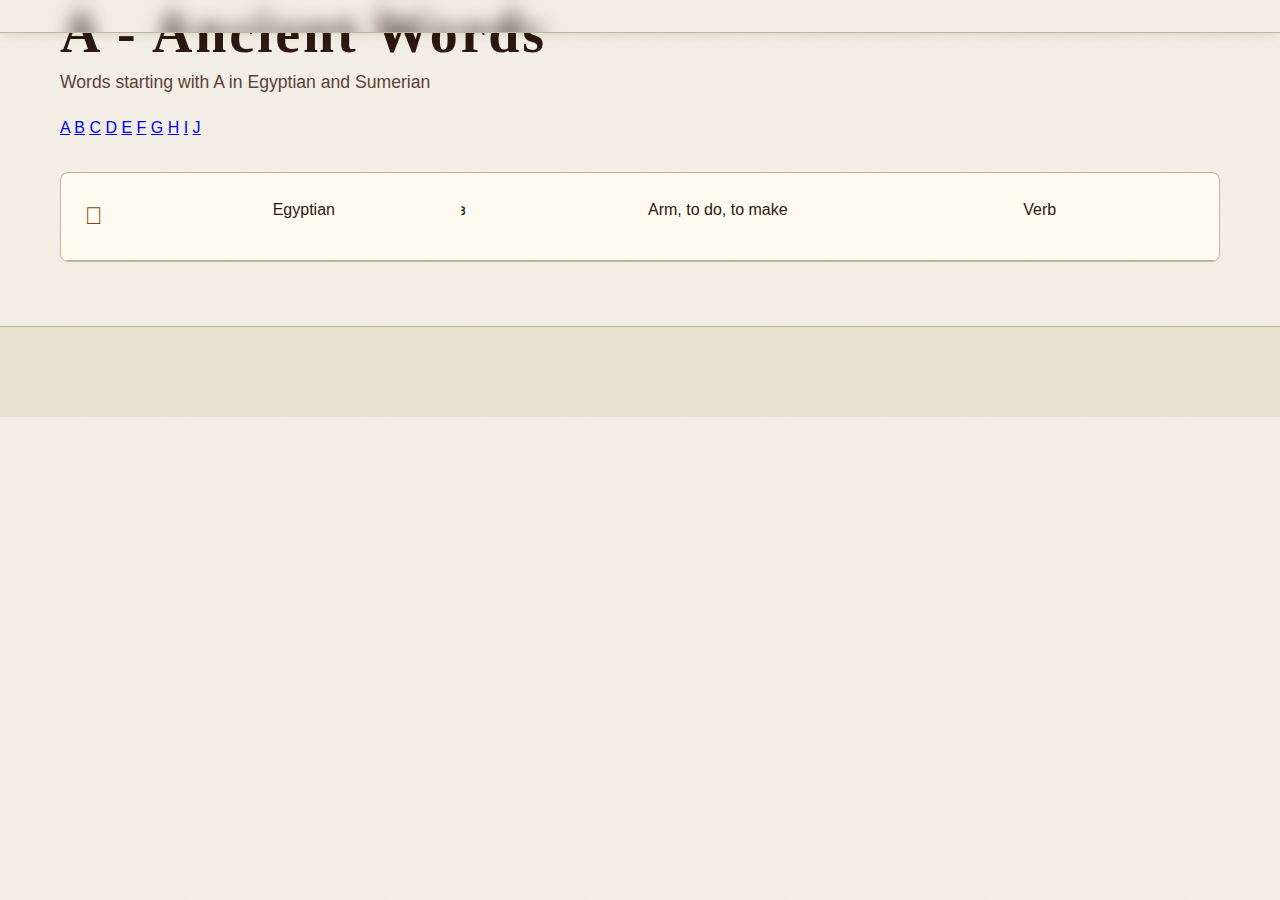
<file: my-website/page1 - Egyptian.html>
<!DOCTYPE html>
<html lang="en">
<head>
    <meta charset="UTF-8">
    <meta name="viewport" content="width=device-width, initial-scale=1.0">
    <title>A Words | Egyptian & Sumerian Dictionary</title>
    <link rel="stylesheet" href="styles.css">
</head>
<body>
    <nav class="navbar">
        <!-- Same navigation as index.html -->
    </nav>

    <section class="page-header">
        <div class="container">
            <h1>A - Ancient Words</h1>
            <p>Words starting with A in Egyptian and Sumerian</p>
        </div>
    </section>

    <section class="alphabet-section">
        <div class="container">
            <div class="alphabet-nav">
                <a href="page1.html" class="active">A</a>
                <a href="page2.html">B</a>
                <a href="page3.html">C</a>
                <a href="page4.html">D</a>
                <a href="page5.html">E</a>
                <a href="page6.html">F</a>
                <a href="page7.html">G</a>
                <a href="page8.html">H</a>
                <a href="page9.html">I</a>
                <a href="page10.html">J</a>
            </div>

            <div class="words-table">
                <!-- Table of A words -->
                <div class="table-row">
                    <div class="table-cell hieroglyph">𓂝</div>
                    <div class="table-cell">Egyptian</div>
                    <div class="table-cell">ꜣ</div>
                    <div class="table-cell">Arm, to do, to make</div>
                    <div class="table-cell">Verb</div>
                </div>
                <!-- More rows... -->
            </div>
        </div>
    </section>

    <footer class="footer">
        <!-- Same footer as index.html -->
    </footer>

    <script src="script.js"></script>
</body>
</html>
</file>
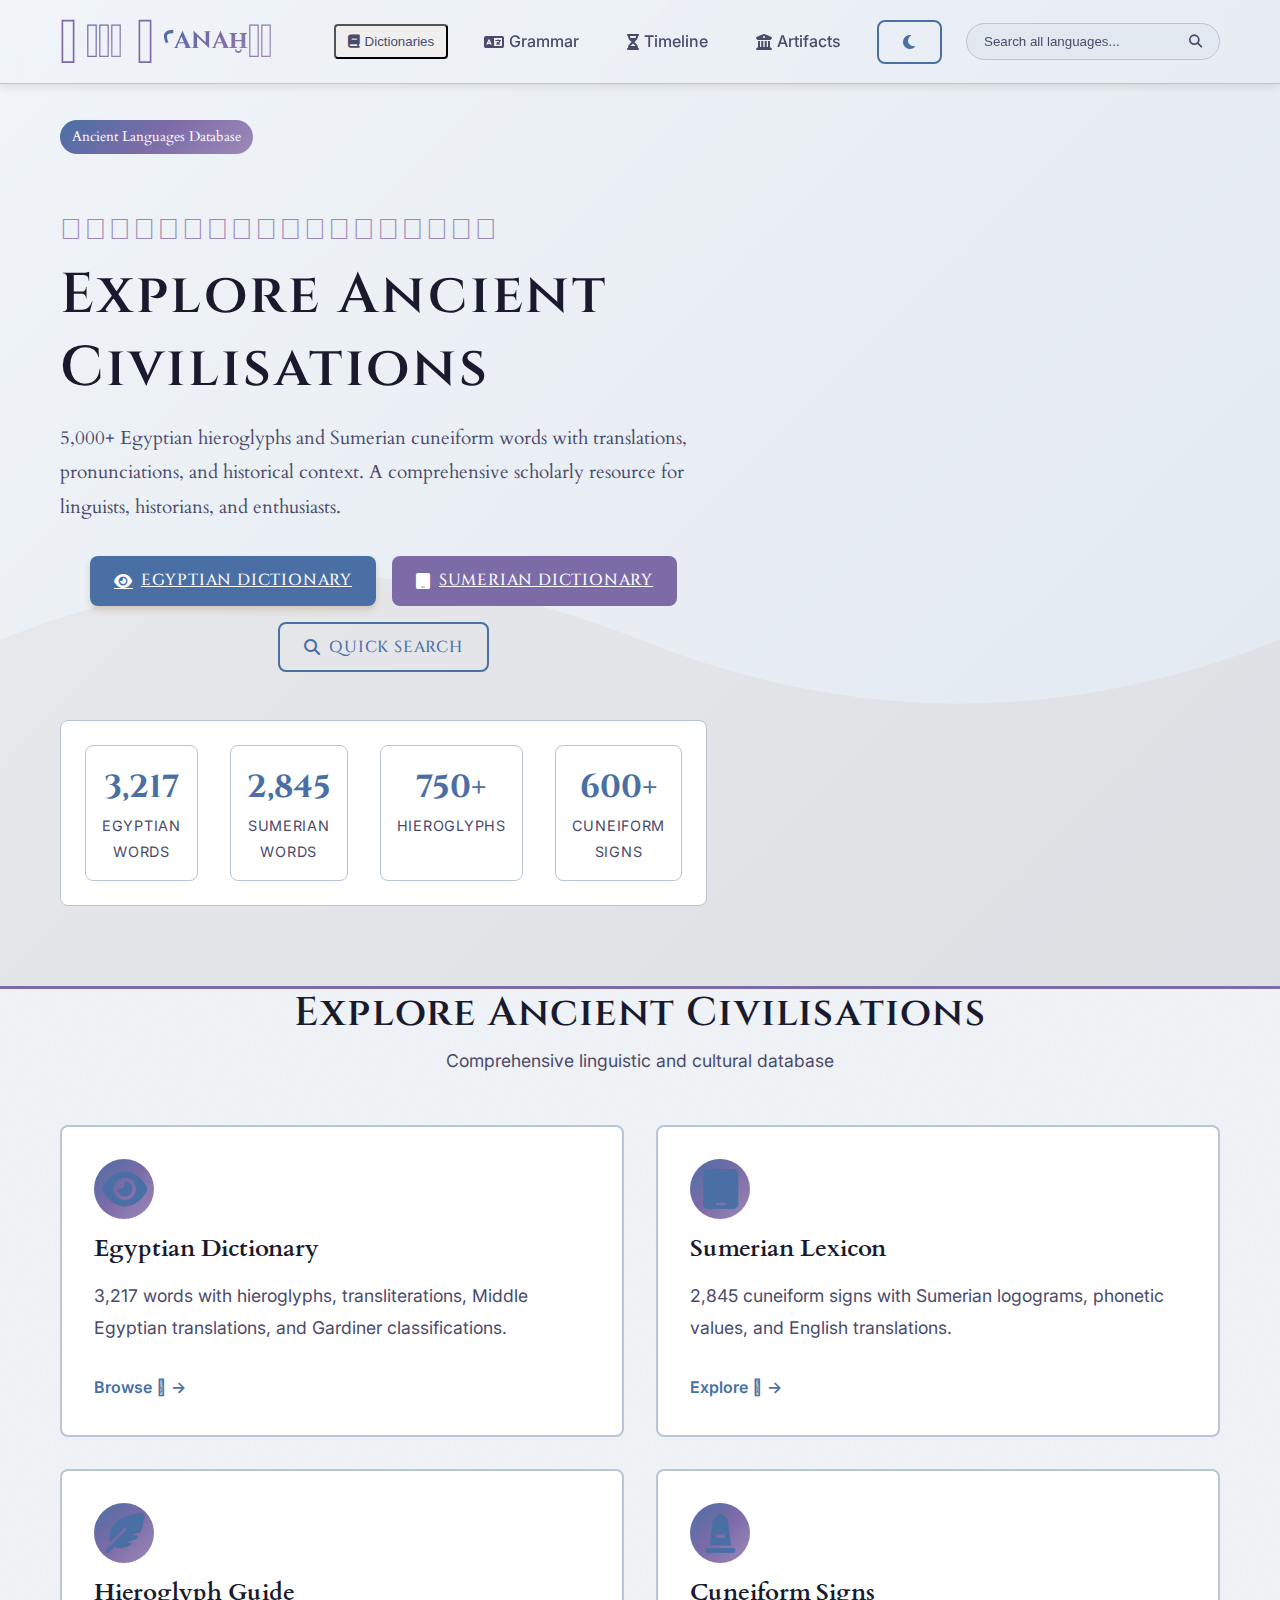
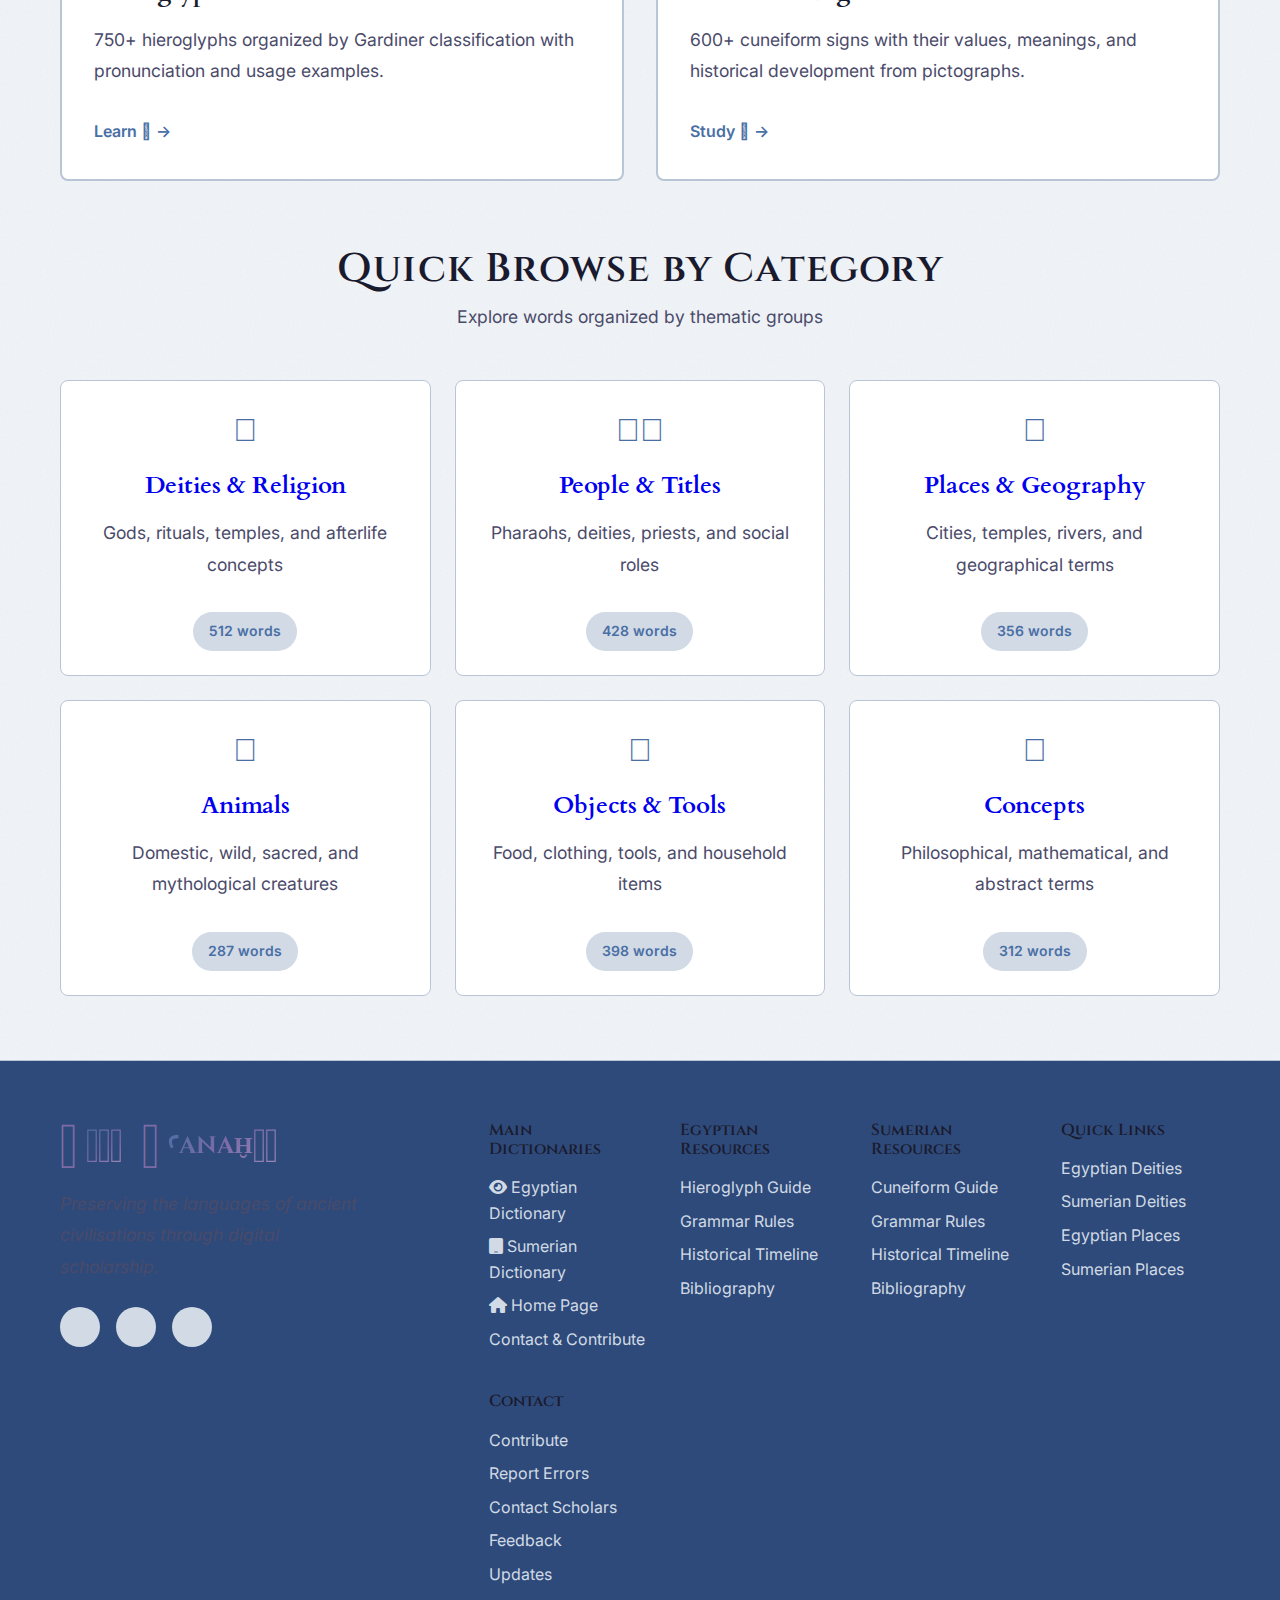
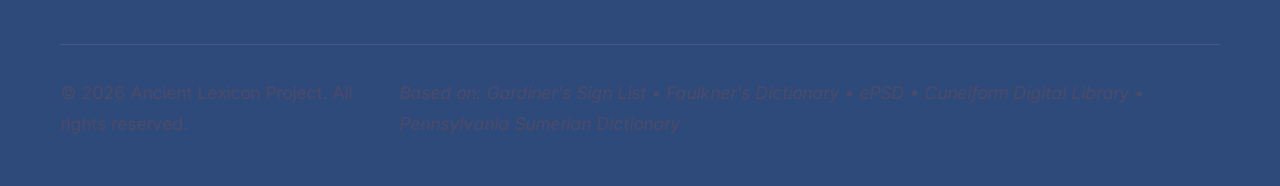
<file: my-website/sumerian.html>
<!DOCTYPE html>
<html lang="en">
<head>
    <meta charset="UTF-8">
    <meta name="viewport" content="width=device-width, initial-scale=1.0">
    <title>Ancient Lexicon | Egyptian & Sumerian Dictionary</title>
    <meta name="description" content="Comprehensive database of Ancient Egyptian and Sumerian words, hieroglyphs, and cuneiform">
    
    <!-- Fonts -->
    <link rel="preconnect" href="https://fonts.googleapis.com">
    <link rel="preconnect" href="https://fonts.gstatic.com" crossorigin>
    <link href="https://fonts.googleapis.com/css2?family=Cinzel:wght@400;500;600;700&family=Inter:wght@300;400;500;600&family=Cardo:wght@400;700&display=swap" rel="stylesheet">
    
    <!-- Icons -->
    <link rel="stylesheet" href="https://cdnjs.cloudflare.com/ajax/libs/font-awesome/6.4.0/css/all.min.css">
    
    <!-- CSS -->
    <link rel="stylesheet" href="styles.css">
    
    <!-- Blue/Purple Sumerian Theme with Dark Mode -->
    <style>
        :root {
            /* Blue/Purple Theme - Clay Tablets (Light Mode) */
            --primary-color: #4a6fa5;
            --primary-dark: #2e4a7a;
            --secondary-color: #7d6ba8;
            --accent-color: #9c89b8;
            --text-primary: #1a1a2e;
            --text-secondary: #4a4a6a;
            --bg-primary: #f0f4f8;
            --bg-secondary: #e1e8f0;
            --bg-tertiary: #d1dae5;
            --border-color: #b8c5d6;
            --card-bg: #ffffff;
            --shadow-sm: 0 1px 3px rgba(74, 111, 165, 0.12);
            --shadow: 0 4px 6px rgba(74, 111, 165, 0.15);
            --shadow-lg: 0 10px 15px rgba(74, 111, 165, 0.2);
            --shadow-xl: 0 20px 25px rgba(74, 111, 165, 0.25);
            --gradient: linear-gradient(135deg, #4a6fa5 0%, #7d6ba8 50%, #9c89b8 100%);
            --clay-bg: url('data:image/svg+xml,<svg width="100" height="100" viewBox="0 0 100 100" xmlns="http://www.w3.org/2000/svg"><filter id="clayNoise"><feTurbulence type="fractalNoise" baseFrequency="0.6" numOctaves="2" stitchTiles="stitch"/></filter><rect width="100" height="100" filter="url(%23clayNoise)" opacity="0.08"/></svg>');
            --radius: 8px;
            --transition: all 0.3s ease;
        }

        [data-theme="dark"] {
            /* Blue/Purple Theme - Night Sky (Dark Mode) */
            --primary-color: #7d9bc8;
            --primary-dark: #4a6fa5;
            --secondary-color: #9c89b8;
            --accent-color: #b8a9d8;
            --text-primary: #e6e9f0;
            --text-secondary: #b0b8cc;
            --bg-primary: #0a0e1a;
            --bg-secondary: #141a2d;
            --bg-tertiary: #1d2740;
            --border-color: #2d3a5a;
            --card-bg: #1a2338;
            --shadow-sm: 0 1px 3px rgba(0, 0, 0, 0.5);
            --shadow: 0 4px 6px rgba(0, 0, 0, 0.6);
            --shadow-lg: 0 10px 15px rgba(0, 0, 0, 0.7);
            --shadow-xl: 0 20px 25px rgba(0, 0, 0, 0.8);
            --gradient: linear-gradient(135deg, #2e4a7a 0%, #5e4a8a 50%, #7d6ba8 100%);
            --clay-bg: url('data:image/svg+xml,<svg width="100" height="100" viewBox="0 0 100 100" xmlns="http://www.w3.org/2000/svg"><filter id="clayNoise"><feTurbulence type="fractalNoise" baseFrequency="0.8" numOctaves="3" stitchTiles="stitch"/></filter><rect width="100" height="100" filter="url(%23clayNoise)" opacity="0.05"/></svg>');
        }

        body {
            background-color: var(--bg-primary);
            background-image: var(--clay-bg);
            color: var(--text-primary);
            transition: background-color 0.3s ease, color 0.3s ease;
        }

        .navbar {
            background-color: rgba(var(--bg-primary), 0.95);
            border-bottom-color: var(--border-color);
            transition: background-color 0.3s ease;
        }

        .logo-icon {
            color: var(--secondary-color);
        }

        .logo-text {
            background: var(--gradient);
            -webkit-background-clip: text;
            -webkit-text-fill-color: transparent;
            background-clip: text;
        }

        .badge {
            background: var(--gradient);
            color: white;
        }

        .category-tag.nouns { background: #e3f2fd; color: #1976d2; }
        .category-tag.verbs { background: #f3e5f5; color: #7b1fa2; }
        .category-tag.deities { background: #e8f5e9; color: #388e3c; }
        .category-tag.places { background: #fff3e0; color: #f57c00; }
        .category-tag.objects { background: #fce4ec; color: #c2185b; }
        .category-tag.concepts { background: #e8eaf6; color: #303f9f; }

        [data-theme="dark"] .category-tag.nouns { background: #1e3a5f; color: #90caf9; }
        [data-theme="dark"] .category-tag.verbs { background: #3e2d4d; color: #ce93d8; }
        [data-theme="dark"] .category-tag.deities { background: #1b3e2c; color: #81c784; }
        [data-theme="dark"] .category-tag.places { background: #3d2e1a; color: #ffb74d; }
        [data-theme="dark"] .category-tag.objects { background: #3d1e2d; color: #f48fb1; }
        [data-theme="dark"] .category-tag.concepts { background: #2d2e5f; color: #9fa8da; }

        .period-tag {
            background: var(--bg-tertiary);
            color: var(--text-secondary);
        }

        .sign-name {
            font-family: 'Cinzel', serif;
            color: var(--secondary-color);
            font-weight: 600;
        }

        .word-card {
            border: 2px solid var(--border-color);
            transition: all 0.3s ease;
            background: var(--card-bg);
        }

        .word-card:hover {
            border-color: var(--primary-color);
            box-shadow: 0 8px 25px rgba(74, 111, 165, 0.2);
            transform: translateY(-5px);
        }

        .page-header {
            background: linear-gradient(135deg, rgba(var(--bg-primary), 0.9) 0%, rgba(var(--bg-secondary), 0.9) 100%);
            border-bottom: 3px solid var(--secondary-color);
        }

        .footer {
            background: var(--primary-dark);
            color: white;
        }

        .footer a {
            color: #d1dae5;
        }

        .footer a:hover {
            color: white;
        }

        .footer-bottom {
            border-top-color: rgba(255, 255, 255, 0.1);
        }

        .btn-outline {
            border-color: var(--primary-color);
            color: var(--primary-color);
        }

        .btn-outline:hover {
            background: var(--primary-color);
            color: white;
        }

        .filter-btn.active {
            background: var(--primary-color);
            color: white;
        }

        /* Search container */
        .search-container {
            background: var(--bg-secondary);
            border-color: var(--border-color);
        }

        .search-container input {
            background: transparent;
            color: var(--text-primary);
        }

        .search-container input::placeholder {
            color: var(--text-secondary);
        }

        /* Dropdown */
        .dropdown-content {
            background: var(--card-bg);
            border-color: var(--border-color);
        }

        .dropdown-content a {
            color: var(--text-primary);
        }

        .dropdown-content a:hover {
            background: var(--bg-secondary);
        }

        /* Tool cards */
        .tool-card {
            background: var(--card-bg);
            border-color: var(--border-color);
        }

        /* Select elements */
        select {
            background: var(--bg-secondary);
            border-color: var(--border-color);
            color: var(--text-primary);
        }

        option {
            background: var(--card-bg);
            color: var(--text-primary);
        }

        /* Pagination */
        .page-link {
            background: var(--bg-secondary);
            border-color: var(--border-color);
            color: var(--text-primary);
        }

        .page-link:hover:not(.current) {
            background: var(--bg-tertiary);
            border-color: var(--primary-color);
        }

        .page-link.current {
            background: var(--primary-color);
            color: white;
        }

        /* Modal */
        .word-modal .modal-content {
            background: var(--card-bg);
            border-color: var(--primary-color);
        }

        /* No results */
        .no-results {
            color: var(--text-secondary);
        }

        /* Homepage specific styles */
        .hero {
            padding: 120px 0 80px;
            background: linear-gradient(135deg, var(--bg-primary) 0%, var(--bg-secondary) 100%);
            border-bottom: 3px solid var(--secondary-color);
        }

        .hero-title {
            font-size: 3.5rem;
            margin-bottom: 1rem;
            color: var(--text-primary);
        }

        .hero-title span:not(.hieroglyph-title) {
            color: var(--primary-dark);
        }

        .hero-subtitle {
            font-size: 1.2rem;
            color: var(--text-secondary);
            max-width: 800px;
            margin: 0 auto 2rem;
        }

        .hero-actions {
            display: flex;
            gap: 1rem;
            flex-wrap: wrap;
            justify-content: center;
            margin-bottom: 3rem;
        }

        .btn-primary {
            background: var(--primary-color);
            color: white;
            border: none;
        }

        .btn-primary:hover {
            background: var(--primary-dark);
            color: white;
        }

        .btn-secondary {
            background: var(--secondary-color);
            color: white;
            border: none;
        }

        .btn-secondary:hover {
            background: var(--accent-color);
            color: white;
        }

        .hero-stats {
            display: grid;
            grid-template-columns: repeat(4, 1fr);
            gap: 2rem;
            max-width: 800px;
            margin: 3rem auto 0;
        }

        .stat {
            text-align: center;
            padding: 1rem;
            background: var(--card-bg);
            border-radius: var(--radius);
            border: 1px solid var(--border-color);
        }

        .stat-number {
            font-size: 2rem;
            font-weight: 700;
            color: var(--primary-color);
            display: block;
        }

        .stat-label {
            font-size: 0.9rem;
            color: var(--text-secondary);
        }

        .section-header {
            text-align: center;
            margin-bottom: 3rem;
        }

        .section-title {
            font-size: 2.5rem;
            color: var(--text-primary);
            margin-bottom: 0.5rem;
        }

        .section-subtitle {
            color: var(--text-secondary);
            font-size: 1.1rem;
        }

        .features-grid {
            display: grid;
            grid-template-columns: repeat(2, 1fr);
            gap: 2rem;
            margin-bottom: 4rem;
        }

        .feature-card {
            background: var(--card-bg);
            border: 2px solid var(--border-color);
            border-radius: var(--radius);
            padding: 2rem;
            text-decoration: none;
            color: var(--text-primary);
            transition: all 0.3s ease;
        }

        .feature-card:hover {
            border-color: var(--primary-color);
            transform: translateY(-5px);
            box-shadow: var(--shadow-lg);
        }

        .feature-icon {
            font-size: 2.5rem;
            color: var(--primary-color);
            margin-bottom: 1rem;
        }

        .feature-link {
            color: var(--primary-color);
            font-weight: 600;
            display: inline-block;
            margin-top: 1rem;
        }

        .category-grid {
            display: grid;
            grid-template-columns: repeat(3, 1fr);
            gap: 1.5rem;
            margin-bottom: 4rem;
        }

        .category-card {
            background: var(--card-bg);
            border: 1px solid var(--border-color);
            border-radius: var(--radius);
            padding: 1.5rem;
            text-align: center;
        }

.category-card {
    text-decoration: none !important;
}

.category-card h3,
.category-card p,
.category-card .category-icon,
.category-card .category-count {
    text-decoration: none !important;
}

.category-card:hover {
    text-decoration: none !important;
}

/* Ensure no child elements have underlines */
.category-card * {
    text-decoration: none !important;
}

        .category-icon {
            font-size: 2rem;
            margin-bottom: 1rem;
        }

        .category-count {
            background: var(--bg-tertiary);
            color: var(--primary-color);
            padding: 0.5rem 1rem;
            border-radius: 20px;
            display: inline-block;
            margin-top: 1rem;
            font-weight: 600;
        }

        .words-table {
            background: var(--card-bg);
            border-radius: var(--radius);
            border: 1px solid var(--border-color);
            overflow: hidden;
            margin-bottom: 2rem;
        }

        .table-header {
            background: var(--bg-secondary);
            display: grid;
            grid-template-columns: 2fr 1fr 1.5fr 2fr 1fr;
            padding: 1rem;
            font-weight: 600;
            color: var(--text-primary);
        }

        .table-row {
            display: grid;
            grid-template-columns: 2fr 1fr 1.5fr 2fr 1fr;
            padding: 1rem;
            border-top: 1px solid var(--border-color);
        }

        .hieroglyph, .cuneiform {
            font-family: 'Segoe UI Historic', 'Noto Sans Cuneiform', sans-serif;
            font-size: 1.2rem;
        }

        .timeline {
            display: flex;
            justify-content: space-between;
            position: relative;
            margin-top: 2rem;
        }

        .timeline::before {
            content: '';
            position: absolute;
            top: 20px;
            left: 0;
            right: 0;
            height: 2px;
            background: var(--border-color);
            z-index: 1;
        }

        .timeline-item {
            position: relative;
            z-index: 2;
            text-align: center;
            flex: 1;
        }

        .timeline-date {
            background: var(--primary-color);
            color: white;
            padding: 0.5rem 1rem;
            border-radius: var(--radius);
            display: inline-block;
            margin-bottom: 1rem;
        }

        @media (max-width: 768px) {
            .hero-stats {
                grid-template-columns: repeat(2, 1fr);
            }
            
            .features-grid {
                grid-template-columns: 1fr;
            }
            
            .category-grid {
                grid-template-columns: repeat(2, 1fr);
            }
            
            .table-header, .table-row {
                grid-template-columns: 1fr;
                gap: 0.5rem;
            }
            
            .timeline {
                flex-direction: column;
                gap: 2rem;
            }
            
            .timeline::before {
                display: none;
            }
        }
        /* =============== CONSISTENCY FIXES =============== */

/* Ensure active state in dropdown matches theme */
.dropdown-content a.active {
    background: var(--bg-secondary);
    border-left-color: var(--primary-color);
    color: var(--primary-color);
}

/* Improve mobile menu consistency */
@media (max-width: 768px) {
    .nav-links {
        display: none;
        position: absolute;
        top: 100%;
        left: 0;
        right: 0;
        background: var(--card-bg);
        flex-direction: column;
        padding: 1rem;
        box-shadow: var(--shadow-xl);
        border-top: 1px solid var(--border-color);
    }
    
    .nav-links.active {
        display: flex;
    }
    
    .search-container {
        width: 100%;
        margin-top: 1rem;
    }
    
    .search-container input {
        width: 100%;
    }
}

/* Ensure theme toggle consistency */
.btn-outline {
    border-color: var(--primary-color);
    color: var(--primary-color);
}

.btn-outline:hover {
    background: var(--primary-color);
    color: white;
}
    </style>
    
    <link rel="icon" type="image/svg+xml" href="data:image/svg+xml,<svg xmlns=%22http://www.w3.org/2000/svg%22 viewBox=%220 0 100 100%22><text y=%22.9em%22 font-size=%2290%22>𒆠</text></svg>">
</head>
<body>
    
    <!-- =============== SUMERIAN NAVIGATION TEMPLATE =============== -->


<nav class="navbar" aria-label="Main navigation">
    <div class="container nav-container">
        <!-- Sumerian-first logo layout -->
        <div style="display: flex; align-items: center; gap: 15px;">
            <a href="anakh11_sumerian.html" class="logo" aria-label="Ancient Lexicon Sumerian Home">
                <span class="logo-icon" aria-hidden="true">𒆠</span>
                <span class="logo-text">𒀭𒊺𒉀</span>
            </a>
            <a href="anakh11.html" class="logo" aria-label="Ancient Lexicon Egyptian Home">
                <span class="logo-icon" aria-hidden="true">𓋹</span>
                <span class="logo-text">ꜤANAḪ𓊹𓊹</span>
            </a>
        </div>
        
        <div class="nav-links">
            <!-- Dictionaries Dropdown -->
            <div class="nav-dropdown">
                <button class="nav-link" aria-expanded="false" aria-controls="dictionaries-dropdown">
                    <i class="fas fa-book" aria-hidden="true"></i> Dictionaries
                </button>
                <div class="dropdown-content" id="dictionaries-dropdown">
                    <a href="anakh11.html"><i class="fas fa-eye" aria-hidden="true"></i> Egyptian</a>
                    <a href="anakh11_sumerian.html" class="active"><i class="fas fa-tablet" aria-hidden="true"></i> Sumerian</a>
                    <a href="hieroglyphs.html"><i class="fas fa-feather-alt" aria-hidden="true"></i> Hieroglyphs</a>
                    <a href="cuneiform.html"><i class="fas fa-monument" aria-hidden="true"></i> Cuneiform</a>
                </div>
            </div>
            
            <!-- Standard Links -->
            <a href="sumerian-grammar.html" class="nav-link">
                <i class="fas fa-language" aria-hidden="true"></i> Grammar
            </a>
            <a href="sumerian-timeline.html" class="nav-link">
                <i class="fas fa-hourglass-half" aria-hidden="true"></i> Timeline
            </a>
            <a href="mesopotamian-artifacts.html" class="nav-link">
                <i class="fas fa-museum" aria-hidden="true"></i> Artifacts
            </a>
            
            <!-- Theme Toggle -->
            <button class="btn btn-outline" id="themeToggle" aria-label="Toggle dark/light mode">
                <i class="fas fa-moon" aria-hidden="true"></i>
            </button>
            
            <!-- Search -->
            <div class="search-container">
                <input type="text" id="searchInput" placeholder="Search all languages..." 
                       aria-label="Search ancient words">
                <button id="searchBtn" aria-label="Search">
                    <i class="fas fa-search" aria-hidden="true"></i>
                </button>
            </div>
        </div>
        
        <!-- Mobile Menu Button -->
        <button class="mobile-menu-btn" aria-label="Open mobile menu" aria-expanded="false">
            <i class="fas fa-bars" aria-hidden="true"></i>
        </button>
    </div>
</nav>

    <!-- Hero Section -->
    <section class="hero">
        <div class="container">
            <div class="header-content">
                <span class="badge">Ancient Languages Database</span>
                <h1 class="hero-title">
                    <span class="hieroglyph-title">𓋹𓍑𓎛𓏏𓂋𓂝𓃭𓄿𓅓𓆑𓇋𓈖𓉔𓊪𓋔𓌙𓍏𓎼</span>
                    <br>Explore Ancient Civilisations
                </h1>
                <p class="hero-subtitle">
                    5,000+ Egyptian hieroglyphs and Sumerian cuneiform words with translations, 
                    pronunciations, and historical context. A comprehensive scholarly resource for linguists, 
                    historians, and enthusiasts.
                </p>
                
                <div class="hero-actions">
                    <a href="anakh11.html" class="btn btn-primary">
                        <i class="fas fa-eye"></i> Egyptian Dictionary
                    </a>
                    <a href="anakh11_sumerian.html" class="btn btn-secondary">
                        <i class="fas fa-tablet"></i> Sumerian Dictionary
                    </a>
                    <button class="btn btn-outline" id="quickSearchBtn">
                        <i class="fas fa-search"></i> Quick Search
                    </button>
                </div>
                
                <div class="hero-stats">
                    <div class="stat">
                        <span class="stat-number">3,217</span>
                        <span class="stat-label">Egyptian Words</span>
                    </div>
                    <div class="stat">
                        <span class="stat-number">2,845</span>
                        <span class="stat-label">Sumerian Words</span>
                    </div>
                    <div class="stat">
                        <span class="stat-number">750+</span>
                        <span class="stat-label">Hieroglyphs</span>
                    </div>
                    <div class="stat">
                        <span class="stat-number">600+</span>
                        <span class="stat-label">Cuneiform Signs</span>
                    </div>
                </div>
            </div>
        </div>
    </section>

    <!-- Features Section -->
    <section class="features-section">
        <div class="container">
            <div class="section-header">
                <h2 class="section-title">Explore Ancient Civilisations</h2>
                <p class="section-subtitle">Comprehensive linguistic and cultural database</p>
            </div>
            
            <div class="features-grid">
                <a href="anakh11.html" class="feature-card">
                    <div class="feature-icon">
                        <i class="fas fa-eye"></i>
                    </div>
                    <h3>Egyptian Dictionary</h3>
                    <p>3,217 words with hieroglyphs, transliterations, Middle Egyptian translations, and Gardiner classifications.</p>
                    <span class="feature-link">Browse 𓂀 →</span>
                </a>
                
                <a href="anakh11_sumerian.html" class="feature-card">
                    <div class="feature-icon">
                        <i class="fas fa-tablet"></i>
                    </div>
                    <h3>Sumerian Lexicon</h3>
                    <p>2,845 cuneiform signs with Sumerian logograms, phonetic values, and English translations.</p>
                    <span class="feature-link">Explore 𒆠 →</span>
                </a>
                
                <a href="hieroglyphs.html" class="feature-card">
                    <div class="feature-icon">
                        <i class="fas fa-feather-alt"></i>
                    </div>
                    <h3>Hieroglyph Guide</h3>
                    <p>750+ hieroglyphs organized by Gardiner classification with pronunciation and usage examples.</p>
                    <span class="feature-link">Learn 𓏙 →</span>
                </a>
                
                <a href="cuneiform.html" class="feature-card">
                    <div class="feature-icon">
                        <i class="fas fa-monument"></i>
                    </div>
                    <h3>Cuneiform Signs</h3>
                    <p>600+ cuneiform signs with their values, meanings, and historical development from pictographs.</p>
                    <span class="feature-link">Study 𒀭 →</span>
                </a>
            </div>
        </div>
    </section>

    <!-- Quick Browse Section -->
    <section class="browse-section">
        <div class="container">
            <div class="section-header">
                <h2 class="section-title">Quick Browse by Category</h2>
                <p class="section-subtitle">Explore words organized by thematic groups</p>
            </div>
            
            <div class="category-grid">
                <a href="anakh11.html#category=deities" class="category-card">
                    <div class="category-icon">𓊹</div>
                    <h3>Deities & Religion</h3>
                    <p>Gods, rituals, temples, and afterlife concepts</p>
                    <div class="category-count">512 words</div>
                </a>
                
                <a href="anakh11.html#category=nouns" class="category-card">
                    <div class="category-icon">𓀀𓁐</div>
                    <h3>People & Titles</h3>
                    <p>Pharaohs, deities, priests, and social roles</p>
                    <div class="category-count">428 words</div>
                </a>
                
                <a href="anakh11_sumerian.html#category=places" class="category-card">
                    <div class="category-icon">𒆠</div>
                    <h3>Places & Geography</h3>
                    <p>Cities, temples, rivers, and geographical terms</p>
                    <div class="category-count">356 words</div>
                </a>
                
                <a href="anakh11.html#category=animals" class="category-card">
                    <div class="category-icon">𓆑</div>
                    <h3>Animals</h3>
                    <p>Domestic, wild, sacred, and mythological creatures</p>
                    <div class="category-count">287 words</div>
                </a>
                
                <a href="anakh11_sumerian.html#category=objects" class="category-card">
                    <div class="category-icon">𒀭</div>
                    <h3>Objects & Tools</h3>
                    <p>Food, clothing, tools, and household items</p>
                    <div class="category-count">398 words</div>
                </a>
                
                <a href="anakh11.html#category=concepts" class="category-card">
                    <div class="category-icon">𓏙</div>
                    <h3>Concepts</h3>
                    <p>Philosophical, mathematical, and abstract terms</p>
                    <div class="category-count">312 words</div>
                </a>
            </div>
        </div>
    </section>

<!-- =============== UPDATED FOOTER =============== -->

<footer class="footer" role="contentinfo">
    <div class="container">
        <div class="footer-content">
            <div class="footer-brand">
                <div style="display: flex; align-items: center; gap: 20px; flex-wrap: wrap;">
                    <a href="anakh11_sumerian.html" class="logo" style="margin: 0;">
                        <span class="logo-icon">𒆠</span>
                        <span class="logo-text">𒀭𒊺𒉀</span>
                    </a>
                    <a href="anakh11.html" class="logo" style="margin: 0;">
                        <span class="logo-icon">𓋹</span>
                        <span class="logo-text">ꜤANAḪ𓊹𓊹</span>
                    </a>
                </div>
                <p class="footer-tagline">
                    Preserving the languages of ancient civilisations through digital scholarship.
                </p>
                <div class="footer-social">
                    <a href="#" class="social-link" aria-label="GitHub"><i class="fab fa-github" aria-hidden="true"></i></a>
                    <a href="#" class="social-link" aria-label="ResearchGate"><i class="fab fa-researchgate" aria-hidden="true"></i></a>
                    <a href="#" class="social-link" aria-label="University"><i class="fas fa-university" aria-hidden="true"></i></a>
                </div>
            </div>
            
            <div class="footer-links">
                <div class="footer-column">
                    <h4>Main Dictionaries</h4>
                    <a href="anakh11.html"><i class="fas fa-eye"></i> Egyptian Dictionary</a>
                    <a href="anakh11_sumerian.html"><i class="fas fa-tablet"></i> Sumerian Dictionary</a>
                    <a href="index.html"><i class="fas fa-home"></i> Home Page</a>
                    <a href="contact.html">Contact & Contribute</a>
                </div>
                
                <div class="footer-column">
                    <h4>Egyptian Resources</h4>
                    <a href="hieroglyphs.html">Hieroglyph Guide</a>
                    <a href="grammar.html">Grammar Rules</a>
                    <a href="timeline.html">Historical Timeline</a>
                    <a href="resources.html">Bibliography</a>
                </div>
                
                <div class="footer-column">
                    <h4>Sumerian Resources</h4>
                    <a href="cuneiform-guide.html">Cuneiform Guide</a>
                    <a href="sumerian-grammar.html">Grammar Rules</a>
                    <a href="mesopotamian-timeline.html">Historical Timeline</a>
                    <a href="sumerian-bibliography.html">Bibliography</a>
                </div>
                
                <div class="footer-column">
                    <h4>Quick Links</h4>
                    <a href="anakh11.html#category=deities">Egyptian Deities</a>
                    <a href="anakh11_sumerian.html#category=deities">Sumerian Deities</a>
                    <a href="anakh11.html#category=places">Egyptian Places</a>
                    <a href="anakh11_sumerian.html#category=places">Sumerian Places</a>
                </div>

                <div class="footer-column">
                    <h4>Contact</h4>
                    <a href="contact_1.html">Contribute</a>
                    <a href="contact_2.html">Report Errors</a>
                    <a href="contact_3.html">Contact Scholars</a>
                    <a href="contact_4.html">Feedback</a>
                    <a href="contact_5.html">Updates</a>
                </div>
            </div>
        </div>
        
        <div class="footer-bottom">
            <p>&copy; <span id="current-year">2026</span> Ancient Lexicon Project. All rights reserved.</p>
            <p class="tech-stack">
                Based on: Gardiner's Sign List • Faulkner's Dictionary • ePSD • Cuneiform Digital Library • Pennsylvania Sumerian Dictionary
            </p>
        </div>
    </div>
</footer>

<script>
    document.addEventListener('DOMContentLoaded', function() {
        const yearElement = document.getElementById('current-year');
        if (yearElement) {
            yearElement.textContent = new Date().getFullYear();
        }
    });
</script>

    <!-- Back to Top Button -->
    <button id="backToTop" class="back-to-top" aria-label="Back to top">
        <i class="fas fa-chevron-up"></i>
    </button>

    <!-- =============== UNIFIED NAVIGATION SCRIPT =============== -->

<script>
    // =============== THEME MANAGEMENT ===============
    
    const themeToggle = document.getElementById('themeToggle');
    const themeIcon = themeToggle?.querySelector('i');

    // Check for saved theme or system preference
    function initializeTheme() {
        const savedTheme = localStorage.getItem('theme');
        const prefersDark = window.matchMedia('(prefers-color-scheme: dark)').matches;
        
        if (savedTheme === 'dark' || (!savedTheme && prefersDark)) {
            document.documentElement.setAttribute('data-theme', 'dark');
            if (themeIcon) {
                themeIcon.classList.remove('fa-moon');
                themeIcon.classList.add('fa-sun');
            }
        } else {
            document.documentElement.removeAttribute('data-theme');
            if (themeIcon) {
                themeIcon.classList.remove('fa-sun');
                themeIcon.classList.add('fa-moon');
            }
        }
    }

    // Theme toggle event listener
    if (themeToggle) {
        themeToggle.addEventListener('click', () => {
            const currentTheme = document.documentElement.getAttribute('data-theme');
            
            if (currentTheme === 'dark') {
                document.documentElement.removeAttribute('data-theme');
                themeIcon.classList.replace('fa-sun', 'fa-moon');
                localStorage.setItem('theme', 'light');
            } else {
                document.documentElement.setAttribute('data-theme', 'dark');
                themeIcon.classList.replace('fa-moon', 'fa-sun');
                localStorage.setItem('theme', 'dark');
            }
        });
    }
    
    // =============== NAVIGATION FUNCTIONALITY ===============
    
    // Mobile Menu
    const mobileMenuBtn = document.querySelector('.mobile-menu-btn');
    const navLinks = document.querySelector('.nav-links');
    
    if (mobileMenuBtn && navLinks) {
        mobileMenuBtn.addEventListener('click', function() {
            const expanded = this.getAttribute('aria-expanded') === 'true' || false;
            this.setAttribute('aria-expanded', !expanded);
            navLinks.classList.toggle('active');
        });
    }
    
    // Dropdowns
    const dropdownButtons = document.querySelectorAll('.nav-dropdown > button.nav-link');
    
    dropdownButtons.forEach(button => {
        button.addEventListener('click', function(e) {
            e.stopPropagation();
            const expanded = this.getAttribute('aria-expanded') === 'true' || false;
            this.setAttribute('aria-expanded', !expanded);
            
            // Close other dropdowns when opening one
            dropdownButtons.forEach(otherBtn => {
                if (otherBtn !== this) {
                    otherBtn.setAttribute('aria-expanded', 'false');
                }
            });
        });
    });
    
    // Close dropdowns when clicking outside
    document.addEventListener('click', function() {
        dropdownButtons.forEach(button => {
            button.setAttribute('aria-expanded', 'false');
        });
    });
    
    // Search Functionality
    const searchBtn = document.getElementById('searchBtn');
    const searchInput = document.getElementById('searchInput');
    const quickSearchBtn = document.getElementById('quickSearchBtn');
    
    if (searchBtn && searchInput) {
        searchBtn.addEventListener('click', performSearch);
        searchInput.addEventListener('keypress', function(e) {
            if (e.key === 'Enter') performSearch();
        });
    }
    
    if (quickSearchBtn) {
        quickSearchBtn.addEventListener('click', () => {
            searchInput?.focus();
        });
    }
    
    function performSearch() {
        const query = searchInput.value.trim();
        if (!query) return;
        
        // For now, show alert. In real implementation, redirect to search page.
        alert(`Searching for "${query}" in all languages`);
        // window.location.href = `search.html?q=${encodeURIComponent(query)}`;
    }
    
    // =============== BACK TO TOP ===============
    const backToTop = document.getElementById('backToTop');
    if (backToTop) {
        window.addEventListener('scroll', () => {
            if (window.pageYOffset > 300) {
                backToTop.style.display = 'flex';
            } else {
                backToTop.style.display = 'none';
            }
        });
        
        backToTop.addEventListener('click', () => {
            window.scrollTo({ top: 0, behavior: 'smooth' });
        });
    }
    
    // =============== INITIALIZATION ===============
    document.addEventListener('DOMContentLoaded', function() {
        // Initialize theme
        initializeTheme();
        
        // Console greeting
        console.log('%c𒆠 Sumerian Homepage Loaded', 'color: #4a6fa5; font-size: 16px; font-weight: bold;');
        console.log('Navigation unified with Pattern A behavior');
    });
    
    // =============== KEYBOARD SHORTCUTS ===============
    document.addEventListener('keydown', (e) => {
        // Ctrl+F or Cmd+F for search
        if ((e.ctrlKey || e.metaKey) && e.key === 'f') {
            e.preventDefault();
            const searchInput = document.getElementById('searchInput');
            if (searchInput) searchInput.focus();
        }
        
        // Escape to clear search
        const activeElement = document.activeElement;
        if (e.key === 'Escape' && activeElement.tagName === 'INPUT' && 
            activeElement.id === 'searchInput') {
            e.preventDefault();
            activeElement.value = '';
        }
    });
</script>
</body>
</html>
</file>
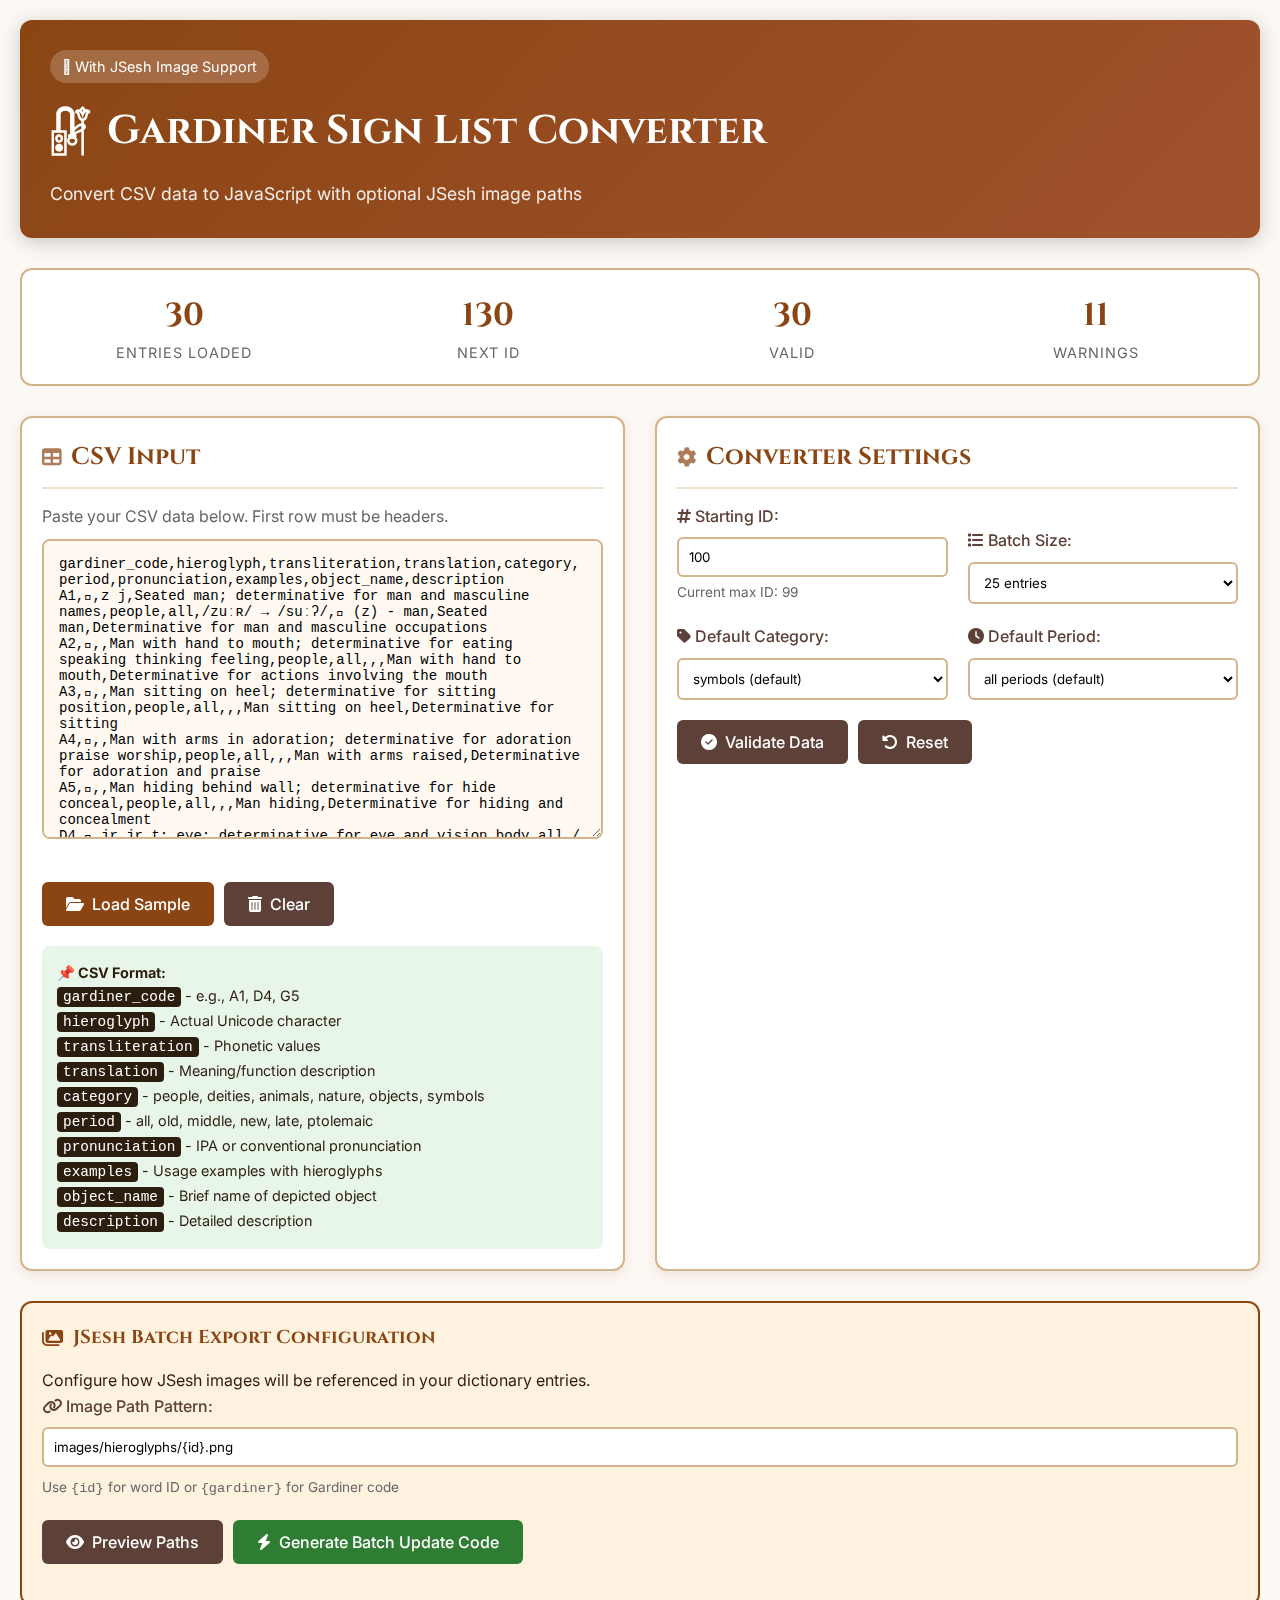
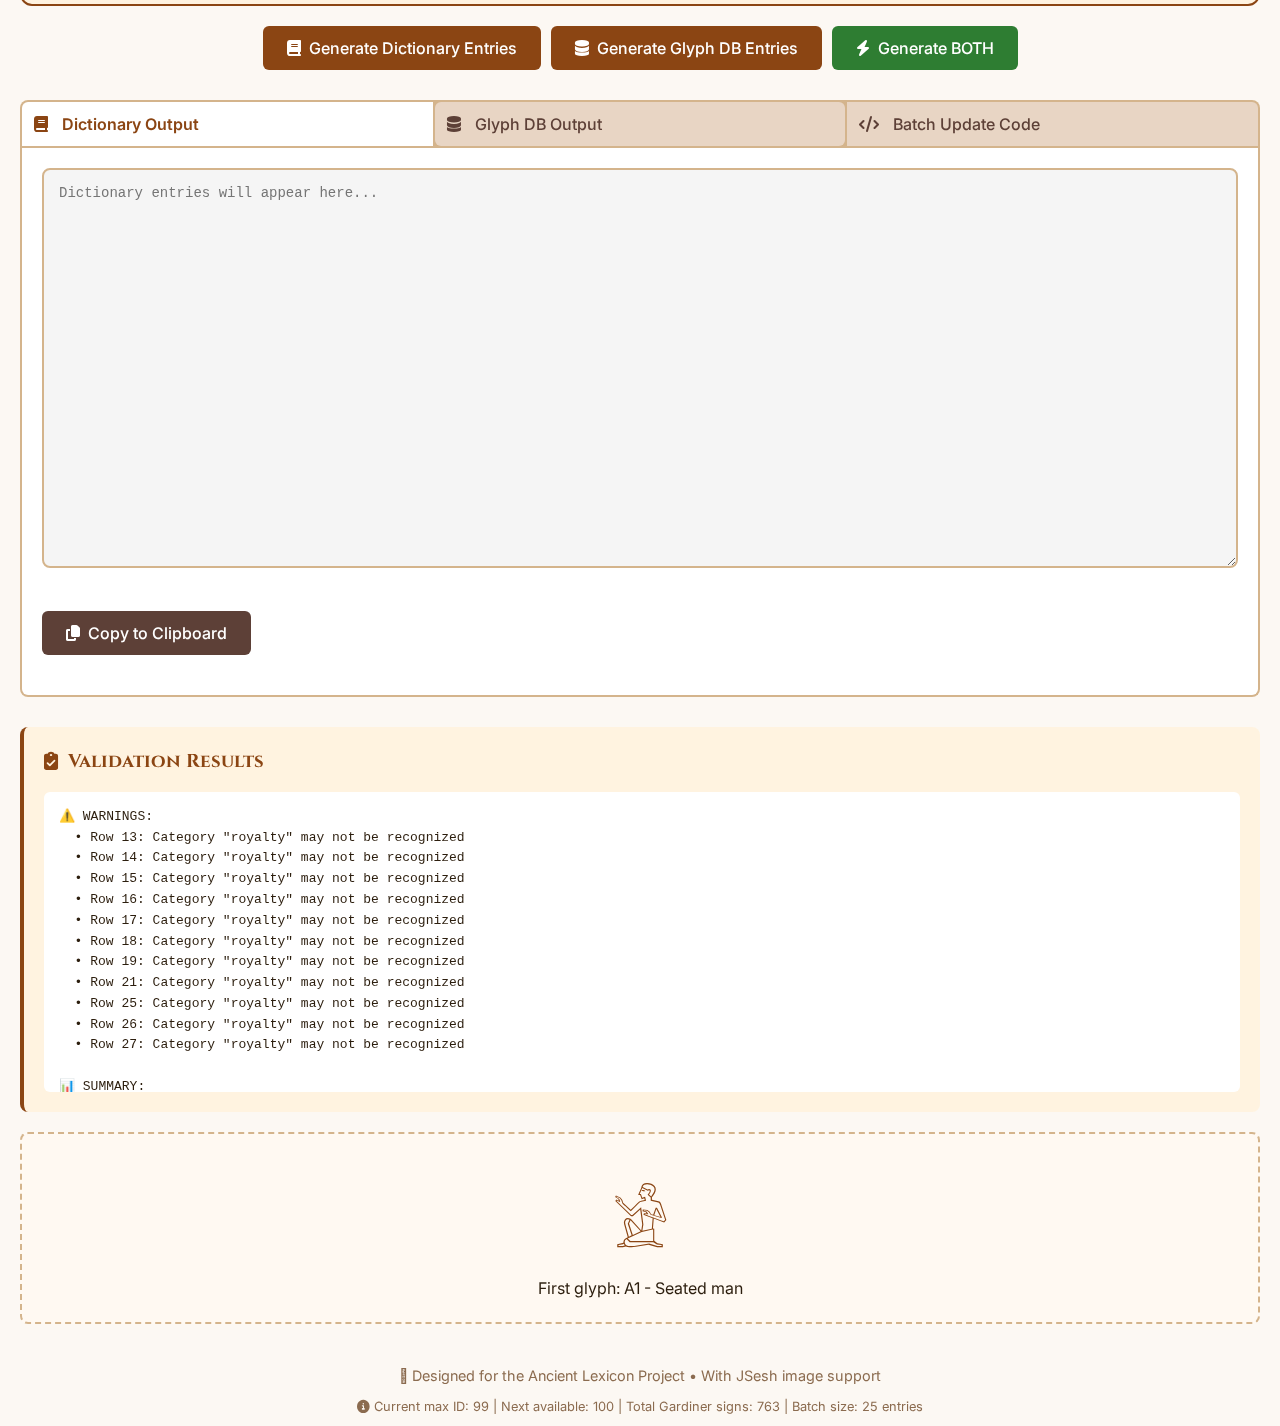
<file: my-website/backups/Jsesh1.html>
<!DOCTYPE html>
<html lang="en">
<head>
    <meta charset="UTF-8">
    <meta name="viewport" content="width=device-width, initial-scale=1.0">
    <title>𓏞 Gardiner Sign List Converter with JSesh Support</title>
    
    <!-- Fonts -->
    <link rel="preconnect" href="https://fonts.googleapis.com">
    <link rel="preconnect" href="https://fonts.gstatic.com" crossorigin>
    <link href="https://fonts.googleapis.com/css2?family=Cinzel:wght@400;500;600;700&family=Inter:wght@300;400;500;600&family=Cardo:wght@400;700&display=swap" rel="stylesheet">
    <link href="https://fonts.googleapis.com/css2?family=Noto+Sans+Egyptian+Hieroglyphs&display=swap" rel="stylesheet">
    
    <!-- Icons -->
    <link rel="stylesheet" href="https://cdnjs.cloudflare.com/ajax/libs/font-awesome/6.4.0/css/all.min.css">
    
    <style>
        * {
            box-sizing: border-box;
            margin: 0;
            padding: 0;
        }
        
        body {
            font-family: 'Inter', sans-serif;
            background: #fcf8f3;
            color: #2c1e0e;
            line-height: 1.6;
            padding: 20px;
        }
        
        .container {
            max-width: 1400px;
            margin: 0 auto;
        }
        
        header {
            background: linear-gradient(135deg, #8b4513, #a0522d);
            color: white;
            padding: 30px;
            border-radius: 12px;
            margin-bottom: 30px;
            box-shadow: 0 4px 20px rgba(0,0,0,0.2);
        }
        
        h1 {
            font-family: 'Cinzel', serif;
            font-size: 2.5rem;
            margin-bottom: 10px;
            display: flex;
            align-items: center;
            gap: 15px;
        }
        
        h1 span {
            font-family: 'Noto Sans Egyptian Hieroglyphs', sans-serif;
            font-size: 3rem;
        }
        
        .badge {
            display: inline-block;
            background: rgba(255,255,255,0.2);
            padding: 5px 12px;
            border-radius: 20px;
            font-size: 0.9rem;
            margin-bottom: 10px;
        }
        
        .subtitle {
            font-size: 1.1rem;
            opacity: 0.9;
        }
        
        .stats-panel {
            background: #fff;
            border: 2px solid #d4b48c;
            border-radius: 12px;
            padding: 20px;
            margin-bottom: 30px;
            display: grid;
            grid-template-columns: repeat(auto-fit, minmax(200px, 1fr));
            gap: 20px;
        }
        
        .stat-item {
            text-align: center;
        }
        
        .stat-value {
            font-family: 'Cinzel', serif;
            font-size: 2rem;
            font-weight: bold;
            color: #8b4513;
        }
        
        .stat-label {
            font-size: 0.9rem;
            color: #666;
            text-transform: uppercase;
            letter-spacing: 1px;
        }
        
        .main-grid {
            display: grid;
            grid-template-columns: 1fr 1fr;
            gap: 30px;
            margin-bottom: 30px;
        }
        
        @media (max-width: 768px) {
            .main-grid {
                grid-template-columns: 1fr;
            }
        }
        
        .card {
            background: #fff;
            border: 2px solid #d4b48c;
            border-radius: 12px;
            padding: 20px;
            box-shadow: 0 4px 12px rgba(139, 69, 19, 0.1);
        }
        
        .card h2 {
            font-family: 'Cinzel', serif;
            color: #8b4513;
            margin-bottom: 15px;
            display: flex;
            align-items: center;
            gap: 10px;
            border-bottom: 2px solid #f0e0d0;
            padding-bottom: 10px;
        }
        
        .card h2 i {
            font-size: 1.2rem;
            opacity: 0.7;
        }
        
        textarea {
            width: 100%;
            min-height: 300px;
            font-family: 'Monaco', 'Menlo', monospace;
            font-size: 14px;
            padding: 15px;
            border: 2px solid #d4b48c;
            border-radius: 8px;
            background: #fff9f2;
            margin-bottom: 15px;
            resize: vertical;
        }
        
        textarea:focus {
            outline: none;
            border-color: #8b4513;
            box-shadow: 0 0 0 3px rgba(139, 69, 19, 0.2);
        }
        
        .button-group {
            display: flex;
            gap: 10px;
            flex-wrap: wrap;
            margin: 20px 0;
        }
        
        button {
            background: #8b4513;
            color: white;
            border: none;
            padding: 12px 24px;
            font-size: 1rem;
            font-weight: 500;
            border-radius: 6px;
            cursor: pointer;
            transition: all 0.3s ease;
            display: inline-flex;
            align-items: center;
            gap: 8px;
            font-family: 'Inter', sans-serif;
        }
        
        button:hover {
            background: #a0522d;
            transform: translateY(-2px);
            box-shadow: 0 4px 12px rgba(139, 69, 19, 0.3);
        }
        
        button.secondary {
            background: #5d4037;
        }
        
        button.secondary:hover {
            background: #795548;
        }
        
        button.success {
            background: #2e7d32;
        }
        
        button.success:hover {
            background: #388e3c;
        }
        
        .batch-export-panel {
            background: #fff3e0;
            border: 2px solid #8b4513;
            border-radius: 12px;
            padding: 20px;
            margin: 20px 0;
        }
        
        .batch-export-panel h3 {
            font-family: 'Cinzel', serif;
            color: #8b4513;
            margin-bottom: 15px;
            display: flex;
            align-items: center;
            gap: 10px;
        }
        
        .control-row {
            display: flex;
            gap: 20px;
            flex-wrap: wrap;
            margin-bottom: 20px;
            align-items: flex-end;
        }
        
        .control-group {
            flex: 1;
            min-width: 200px;
        }
        
        .control-group label {
            display: block;
            margin-bottom: 8px;
            font-weight: 500;
            color: #5d4037;
        }
        
        .control-group input, .control-group select {
            width: 100%;
            padding: 10px;
            border: 2px solid #d4b48c;
            border-radius: 6px;
            background: #fff;
            font-family: 'Inter', sans-serif;
        }
        
        .image-pattern-input {
            width: 100%;
            padding: 10px;
            border: 2px solid #d4b48c;
            border-radius: 6px;
            font-family: monospace;
            margin-bottom: 10px;
        }
        
        .image-preview {
            display: flex;
            flex-wrap: wrap;
            gap: 10px;
            margin-top: 15px;
            padding: 15px;
            background: #fff;
            border-radius: 8px;
            max-height: 250px;
            overflow-y: auto;
            border: 1px solid #d4b48c;
        }
        
        .preview-item {
            display: flex;
            flex-direction: column;
            align-items: center;
            padding: 8px;
            background: #f8f4f0;
            border-radius: 6px;
            font-size: 12px;
            border: 1px solid #e0d6cc;
        }
        
        .preview-glyph-small {
            font-family: 'Noto Sans Egyptian Hieroglyphs', sans-serif;
            font-size: 24px;
        }
        
        .code-snippet {
            background: #2c1e0e;
            color: #f0e0d0;
            padding: 15px;
            border-radius: 8px;
            font-family: monospace;
            white-space: pre-wrap;
            margin-top: 15px;
        }
        
        .output-section {
            margin-top: 30px;
        }
        
        .output-tabs {
            display: flex;
            gap: 2px;
            background: #d4b48c;
            padding: 2px;
            border-radius: 8px 8px 0 0;
        }
        
        .tab {
            flex: 1;
            padding: 12px;
            background: #e8d5c4;
            border: none;
            cursor: pointer;
            font-size: 1rem;
            font-weight: 500;
            color: #5d4037;
            transition: all 0.3s ease;
            font-family: 'Inter', sans-serif;
        }
        
        .tab i {
            margin-right: 6px;
        }
        
        .tab.active {
            background: #fff;
            color: #8b4513;
            font-weight: 600;
        }
        
        .tab:first-child {
            border-radius: 6px 0 0 0;
        }
        
        .tab:last-child {
            border-radius: 0 6px 0 0;
        }
        
        .output-content {
            background: #fff;
            border: 2px solid #d4b48c;
            border-top: none;
            padding: 20px;
            border-radius: 0 0 8px 8px;
        }
        
        .output-content textarea {
            min-height: 400px;
            background: #f5f5f5;
            font-family: 'Monaco', 'Menlo', monospace;
        }
        
        .validation-panel {
            background: #fff3e0;
            border-left: 4px solid #8b4513;
            padding: 20px;
            border-radius: 8px;
            margin-top: 30px;
        }
        
        .validation-panel h3 {
            font-family: 'Cinzel', serif;
            color: #8b4513;
            margin-bottom: 15px;
            display: flex;
            align-items: center;
            gap: 10px;
        }
        
        #validationOutput {
            background: #fff;
            padding: 15px;
            border-radius: 6px;
            font-family: monospace;
            white-space: pre-wrap;
            max-height: 300px;
            overflow-y: auto;
        }
        
        .preview-box {
            background: #fff9f2;
            border: 2px dashed #d4b48c;
            border-radius: 8px;
            padding: 20px;
            margin-top: 20px;
            text-align: center;
        }
        
        .preview-glyph {
            font-family: 'Noto Sans Egyptian Hieroglyphs', sans-serif;
            font-size: 4rem;
            color: #8b4513;
            margin: 10px 0;
        }
        
        .help-text {
            background: #e8f5e9;
            border-radius: 8px;
            padding: 15px;
            margin-top: 20px;
            font-size: 0.9rem;
        }
        
        .help-text kbd {
            background: #2c1e0e;
            color: white;
            padding: 2px 6px;
            border-radius: 4px;
            font-family: monospace;
        }
        
        .footer {
            text-align: center;
            margin-top: 40px;
            color: #8b6b4f;
            font-size: 0.9rem;
        }
    </style>
</head>
<body>
    <div class="container">
        <header>
            <span class="badge">𓂀 With JSesh Image Support</span>
            <h1>
                <span>𓏞</span>
                Gardiner Sign List Converter
            </h1>
            <p class="subtitle">Convert CSV data to JavaScript with optional JSesh image paths</p>
        </header>
        
        <div class="stats-panel" id="statsPanel">
            <div class="stat-item">
                <div class="stat-value" id="totalEntries">0</div>
                <div class="stat-label">Entries Loaded</div>
            </div>
            <div class="stat-item">
                <div class="stat-value" id="nextId">100</div>
                <div class="stat-label">Next ID</div>
            </div>
            <div class="stat-item">
                <div class="stat-value" id="validEntries">0</div>
                <div class="stat-label">Valid</div>
            </div>
            <div class="stat-item">
                <div class="stat-value" id="warningCount">0</div>
                <div class="stat-label">Warnings</div>
            </div>
        </div>
        
        <div class="main-grid">
            <div class="card">
                <h2>
                    <i class="fas fa-table"></i>
                    CSV Input
                </h2>
                <p style="margin-bottom: 10px; color: #666;">Paste your CSV data below. First row must be headers.</p>
                <textarea id="csvInput" placeholder="gardiner_code;hieroglyph;transliteration;translation;category;period;pronunciation;examples;object_name;description;notes;supplementary_note;descendants;etymology;demotic;hieratic;references;conjunctions;numbers;countries
A1,𓀀,z j,Seated man; determinative for man,people,all,/zuːʀ/ → /suːʔ/,𓀀 (z) - man,Seated man,Determinative for man
A2,𓀁,,Man with hand to mouth,people,all,,,Man with hand to mouth,Determinative for eating/speaking"></textarea>
                
                <div class="button-group">
                    <button onclick="loadSampleData()">
                        <i class="fas fa-folder-open"></i>
                        Load Sample
                    </button>
                    <button onclick="clearInput()" class="secondary">
                        <i class="fas fa-trash-alt"></i>
                        Clear
                    </button>
                </div>
                
                <div class="help-text">
                    <strong>📌 CSV Format:</strong><br>
                    <kbd>gardiner_code</kbd> - e.g., A1, D4, G5<br>
                    <kbd>hieroglyph</kbd> - Actual Unicode character<br>
                    <kbd>transliteration</kbd> - Phonetic values<br>
                    <kbd>translation</kbd> - Meaning/function description<br>
                    <kbd>category</kbd> - people, deities, animals, nature, objects, symbols<br>
                    <kbd>period</kbd> - all, old, middle, new, late, ptolemaic<br>
                    <kbd>pronunciation</kbd> - IPA or conventional pronunciation<br>
                    <kbd>examples</kbd> - Usage examples with hieroglyphs<br>
                    <kbd>object_name</kbd> - Brief name of depicted object<br>
                    <kbd>description</kbd> - Detailed description
                </div>
            </div>
            
            <div class="card">
                <h2>
                    <i class="fas fa-cog"></i>
                    Converter Settings
                </h2>
                
                <div class="control-row">
                    <div class="control-group">
                        <label><i class="fas fa-hashtag"></i> Starting ID:</label>
                        <input type="number" id="startId" value="100" min="1">
                        <p style="font-size: 0.85rem; color: #666; margin-top: 5px;">Current max ID: 99</p>
                    </div>
                    
                    <div class="control-group">
                        <label><i class="fas fa-list"></i> Batch Size:</label>
                        <select id="batchSize">
                            <option value="10">10 entries</option>
                            <option value="25" selected>25 entries</option>
                            <option value="50">50 entries</option>
                            <option value="100">100 entries</option>
                            <option value="all">All entries</option>
                        </select>
                    </div>
                </div>
                
                <div class="control-row">
                    <div class="control-group">
                        <label><i class="fas fa-tag"></i> Default Category:</label>
                        <select id="defaultCategory">
                            <option value="symbols">symbols (default)</option>
                            <option value="people">people</option>
                            <option value="deities">deities</option>
                            <option value="animals">animals</option>
                            <option value="nature">nature</option>
                            <option value="objects">objects</option>
                            <option value="body">body parts</option>
                            <option value="concepts">concepts</option>
                            <option value="allophones">allophones</option>
                            <option value="numbers">numbers</option>
                        </select>
                    </div>
                    
                    <div class="control-group">
                        <label><i class="fas fa-clock"></i> Default Period:</label>
                        <select id="defaultPeriod">
                            <option value="all">all periods (default)</option>
                            <option value="old">Old Kingdom</option>
                            <option value="middle">Middle Kingdom</option>
                            <option value="new">New Kingdom</option>
                            <option value="late">Late Period</option>
                            <option value="ptolemaic">Ptolemaic</option>
                        </select>
                    </div>
                </div>
                
                <div class="button-group">
                    <button onclick="validateData()" class="secondary">
                        <i class="fas fa-check-circle"></i>
                        Validate Data
                    </button>
                    <button onclick="resetSettings()" class="secondary">
                        <i class="fas fa-undo-alt"></i>
                        Reset
                    </button>
                </div>
            </div>
        </div>
        
        <!-- JSesh Batch Export Panel -->
        <div class="batch-export-panel">
            <h3>
                <i class="fas fa-images"></i>
                JSesh Batch Export Configuration
            </h3>
            <p>Configure how JSesh images will be referenced in your dictionary entries.</p>
            
            <div class="control-row">
                <div class="control-group">
                    <label><i class="fas fa-link"></i> Image Path Pattern:</label>
                    <input type="text" id="imagePathPattern" class="image-pattern-input" value="images/hieroglyphs/{id}.png" placeholder="e.g., images/hieroglyphs/{id}.png or images/{gardiner}.png">
                    <p style="font-size: 0.85rem; color: #666;">Use <kbd>{id}</kbd> for word ID or <kbd>{gardiner}</kbd> for Gardiner code</p>
                </div>
            </div>
            
            <div style="margin-bottom: 15px;">
                <div class="button-group">
                    <button onclick="previewImagePaths()" class="secondary">
                        <i class="fas fa-eye"></i>
                        Preview Paths
                    </button>
                    <button onclick="generateBatchUpdateCode()" class="success">
                        <i class="fas fa-bolt"></i>
                        Generate Batch Update Code
                    </button>
                </div>
            </div>
            
            <div id="imagePreview" class="image-preview" style="display: none;">
                <!-- Preview will appear here -->
            </div>
            
            <div id="batchCodeOutput" class="code-snippet" style="display: none;">
                <!-- Batch update code will appear here -->
            </div>
        </div>
        
        <div class="button-group" style="justify-content: center;">
            <button onclick="convertToDictionary()">
                <i class="fas fa-book"></i>
                Generate Dictionary Entries
            </button>
            <button onclick="convertToGlyphDB()">
                <i class="fas fa-database"></i>
                Generate Glyph DB Entries
            </button>
            <button onclick="convertBoth()" class="success">
                <i class="fas fa-bolt"></i>
                Generate BOTH
            </button>
        </div>
        
        <div class="output-section">
            <div class="output-tabs">
                <button class="tab active" onclick="showTab('dictionary')">
                    <i class="fas fa-book"></i> Dictionary Output
                </button>
                <button class="tab" onclick="showTab('glyphdb')">
                    <i class="fas fa-database"></i> Glyph DB Output
                </button>
                <button class="tab" onclick="showTab('batch')">
                    <i class="fas fa-code"></i> Batch Update Code
                </button>
            </div>
            
            <div class="output-content">
                <div id="dictionaryTab" style="display: block;">
                    <textarea id="dictionaryOutput" readonly placeholder="Dictionary entries will appear here..."></textarea>
                    <div class="button-group">
                        <button onclick="copyToClipboard('dictionaryOutput')" class="secondary">
                            <i class="fas fa-copy"></i>
                            Copy to Clipboard
                        </button>
                    </div>
                </div>
                
                <div id="glyphDBTab" style="display: none;">
                    <textarea id="glyphDBOutput" readonly placeholder="Glyph database entries will appear here..."></textarea>
                    <div class="button-group">
                        <button onclick="copyToClipboard('glyphDBOutput')" class="secondary">
                            <i class="fas fa-copy"></i>
                            Copy to Clipboard
                        </button>
                    </div>
                </div>
                
                <div id="batchTab" style="display: none;">
                    <textarea id="batchOutput" readonly placeholder="Batch update code will appear here..." style="min-height: 300px;"></textarea>
                    <div class="button-group">
                        <button onclick="copyToClipboard('batchOutput')" class="secondary">
                            <i class="fas fa-copy"></i>
                            Copy to Clipboard
                        </button>
                    </div>
                </div>
            </div>
        </div>
        
        <div class="validation-panel">
            <h3>
                <i class="fas fa-clipboard-check"></i>
                Validation Results
            </h3>
            <pre id="validationOutput">No data validated yet. Click "Validate Data" to check your CSV.</pre>
        </div>
        
        <div class="preview-box" id="previewBox">
            <div class="preview-glyph" id="previewGlyph">𓀀</div>
            <div id="previewText">Preview will appear here as you work</div>
        </div>
        
        <div class="footer">
            <p>𓋹 Designed for the Ancient Lexicon Project • With JSesh image support</p>
            <p style="font-size: 0.8rem; margin-top: 10px;">
                <i class="fas fa-info-circle"></i> 
                Current max ID: 99 | Next available: 100 | Total Gardiner signs: 763 | Batch size: 25 entries
            </p>
        </div>
    </div>

    <script>
        // Current state
        let currentData = [];
        let validationResults = { valid: 0, warnings: 0, errors: 0 };
        
        function parseCSV(csvText) {
            const lines = csvText.trim().split('\n');
            if (lines.length === 0) return [];
            
            const headers = lines[0].split(',').map(h => h.trim().toLowerCase());
            const data = [];
            
            for (let i = 1; i < lines.length; i++) {
                if (!lines[i].trim()) continue;
                
                // Handle quoted fields properly
                const values = [];
                let inQuote = false;
                let currentValue = '';
                
                for (let char of lines[i]) {
                    if (char === '"' && !inQuote) {
                        inQuote = true;
                    } else if (char === '"' && inQuote) {
                        inQuote = false;
                    } else if (char === ',' && !inQuote) {
                        values.push(currentValue.trim());
                        currentValue = '';
                    } else {
                        currentValue += char;
                    }
                }
                values.push(currentValue.trim());
                
                const row = {};
                headers.forEach((header, index) => {
                    row[header] = values[index] || '';
                });
                data.push(row);
            }
            
            return data;
        }
        
        function updateStats() {
            document.getElementById('totalEntries').textContent = currentData.length;
            document.getElementById('nextId').textContent = parseInt(document.getElementById('startId').value) + currentData.length;
            document.getElementById('validEntries').textContent = validationResults.valid || 0;
            document.getElementById('warningCount').textContent = (validationResults.warnings || 0) + (validationResults.errors || 0);
        }
        
        function validateData() {
            const csv = document.getElementById('csvInput').value;
            if (!csv.trim()) {
                document.getElementById('validationOutput').innerHTML = '⚠️ Please enter CSV data first.';
                return;
            }
            
            currentData = parseCSV(csv);
            const warnings = [];
            const errors = [];
            const validEntries = [];
            
            // Check each row
            currentData.forEach((row, index) => {
                let rowValid = true;
                
                // Required fields
                if (!row.gardiner_code) {
                    errors.push(`Row ${index + 1}: Missing Gardiner code`);
                    rowValid = false;
                }
                
                if (!row.hieroglyph) {
                    errors.push(`Row ${index + 1}: Missing hieroglyph`);
                    rowValid = false;
                } else {
                    // Check if hieroglyph is in the correct Unicode range
                    const codePoint = row.hieroglyph.codePointAt(0);
                    if (codePoint < 0x13000 || codePoint > 0x1342F) {
                        warnings.push(`Row ${index + 1}: Hieroglyph "${row.hieroglyph}" may not be in Egyptian range (U+13000–U+1342F)`);
                    }
                }
                
                // Optional but recommended fields
                if (!row.translation && !row.object_name && !row.description) {
                    warnings.push(`Row ${index + 1}: No description provided`);
                }
                
                // Check category against known values
                if (row.category) {
                    const validCategories = ['people', 'deities', 'animals', 'nature', 'objects', 'symbols', 'body', 'concepts', 'allophones', 'numbers'];
                    if (!validCategories.includes(row.category.toLowerCase())) {
                        warnings.push(`Row ${index + 1}: Category "${row.category}" may not be recognized`);
                    }
                }
                
                if (rowValid) {
                    validEntries.push(row);
                }
            });
            
            validationResults = {
                valid: validEntries.length,
                warnings: warnings.length,
                errors: errors.length
            };
            
            let output = '';
            if (errors.length > 0) {
                output += '❌ ERRORS:\n' + errors.map(e => `  • ${e}`).join('\n') + '\n\n';
            }
            if (warnings.length > 0) {
                output += '⚠️ WARNINGS:\n' + warnings.map(w => `  • ${w}`).join('\n') + '\n\n';
            }
            if (errors.length === 0 && warnings.length === 0) {
                output += '✅ All data validated successfully! No issues found.\n\n';
            }
            
            output += `📊 SUMMARY:\n`;
            output += `  Total entries: ${currentData.length}\n`;
            output += `  Valid entries: ${validEntries.length}\n`;
            output += `  Warnings: ${warnings.length}\n`;
            output += `  Errors: ${errors.length}\n`;
            output += `\n📌 Next ID: ${parseInt(document.getElementById('startId').value) + currentData.length}`;
            
            document.getElementById('validationOutput').innerHTML = output;
            updateStats();
            
            // Show preview of first glyph
            if (currentData.length > 0 && currentData[0].hieroglyph) {
                document.getElementById('previewGlyph').textContent = currentData[0].hieroglyph;
                document.getElementById('previewText').innerHTML = `First glyph: ${currentData[0].gardiner_code || 'Unknown'} - ${currentData[0].object_name || currentData[0].translation || ''}`;
            }
        }
        
        function convertToDictionary() {
            if (currentData.length === 0) {
                validateData();
                if (currentData.length === 0) return;
            }
            
            const startId = parseInt(document.getElementById('startId').value);
            const defaultCategory = document.getElementById('defaultCategory').value;
            const defaultPeriod = document.getElementById('defaultPeriod').value;
            const batchSize = document.getElementById('batchSize').value;
            
            // Determine how many entries to process
            let entriesToProcess = currentData;
            if (batchSize !== 'all') {
                const size = parseInt(batchSize);
                entriesToProcess = currentData.slice(0, size);
            }
            
            let output = '';
            
            entriesToProcess.forEach((row, index) => {
                const id = startId + index;
                const hieroglyph = row.hieroglyph || '';
                const transliteration = row.transliteration || '';
                const translation = row.translation || row.description || 'Gardiner sign';
                const category = row.category || defaultCategory;
                const period = row.period || defaultPeriod;
                const gardiner = row.gardiner_code || '';
                const pronunciation = row.pronunciation || '';
                const examples = row.examples ? row.examples.replace(/"/g, '\\"') : '';
                const demotic = row.demotic || '';
                const hieratic = row.hieratic || '';
                const references = row.references || '';
                const conjunctions = row.conjunctions || '';
                const numbers = row.numbers || '';
                const countries = row.countries || '';
                
                output += `        {\n`;
                output += `            id: ${id},\n`;
                output += `            hieroglyph: "${hieroglyph}",\n`;
                output += `            transliteration: "${transliteration}",\n`;
                output += `            translation: "${translation}",\n`;
                output += `            category: "${category}",\n`;
                output += `            period: "${period}",\n`;
                output += `            gardiner: "${gardiner}",\n`;
                output += `            pronunciation: "${pronunciation}",\n`;
                output += `            examples: "${examples}"\n`;
                output += `        }${index < entriesToProcess.length - 1 ? ',' : ''}\n`;
   if (demotic) output += `            demotic: "${demotic}",\n`;
  if (hieratic) output += `            hieratic: "${hieratic}",\n`;
if (references) output += `            references: "${references}",\n`;
if (conjunctions) output += `            conjunctions: "${conjunctions}",\n`;
if (numbers) output += `            numbers: "${numbers}",\n`;
if (countries) output += `            countries: "${countries}",\n`;
            });
            
            document.getElementById('dictionaryOutput').value = output;
            showTab('dictionary');
            
            // Show summary
            updateStatus(`Generated ${entriesToProcess.length} dictionary entries (IDs ${startId} to ${startId + entriesToProcess.length - 1})`);
        }
        
        function convertToGlyphDB() {
            if (currentData.length === 0) {
                validateData();
                if (currentData.length === 0) return;
            }
            
            const defaultCategory = document.getElementById('defaultCategory').value;
            const batchSize = document.getElementById('batchSize').value;
            
            // Determine how many entries to process
            let entriesToProcess = currentData;
            if (batchSize !== 'all') {
                const size = parseInt(batchSize);
                entriesToProcess = currentData.slice(0, size);
            }
            
            let output = '';
            
            entriesToProcess.forEach((row, index) => {
                const hieroglyph = row.hieroglyph || '';
                const gardiner = row.gardiner_code || '';
                const object_name = row.object_name || row.translation || 'Gardiner sign';
                const category = row.category || defaultCategory;
                const pronunciation = row.pronunciation || '';
                const description = row.description || row.translation || '';
                
                output += `    "${hieroglyph}": { \n`;
                output += `        gardiner: "${gardiner}",\n`;
                output += `        name: "${object_name}",\n`;
                output += `        category: "${category}",\n`;
                output += `        pronunciation: "${pronunciation}",\n`;
                output += `        description: "${description}"\n`;
                output += `    }${index < entriesToProcess.length - 1 ? ',' : ''}\n`;
            });
            
            document.getElementById('glyphDBOutput').value = output;
            showTab('glyphdb');
            
            updateStatus(`Generated ${entriesToProcess.length} glyph database entries`);
        }
        
        function convertBoth() {
            convertToDictionary();
            convertToGlyphDB();
        }
        
        function previewImagePaths() {
            if (currentData.length === 0) {
                validateData();
                if (currentData.length === 0) return;
            }
            
            const pattern = document.getElementById('imagePathPattern').value;
            const startId = parseInt(document.getElementById('startId').value);
            const batchSize = document.getElementById('batchSize').value;
            
            // Determine how many entries to preview
            let entriesToPreview = currentData;
            if (batchSize !== 'all') {
                const size = parseInt(batchSize);
                entriesToPreview = currentData.slice(0, size);
            }
            
            const preview = document.getElementById('imagePreview');
            const previewContainer = preview;
            
            previewContainer.innerHTML = '';
            previewContainer.style.display = 'flex';
            
            // Show preview entries
            const previewCount = Math.min(20, entriesToPreview.length); // Show up to 20 in preview
            
            for (let i = 0; i < previewCount; i++) {
                const row = entriesToPreview[i];
                const id = startId + i;
                let imagePath = pattern
                    .replace('{id}', id)
                    .replace('{gardiner}', row.gardiner_code || '');
                
                const item = document.createElement('div');
                item.className = 'preview-item';
                item.innerHTML = `
                    <span class="preview-glyph-small">${row.hieroglyph || '?'}</span>
                    <span style="font-weight: bold;">ID: ${id}</span>
                    <span style="font-size: 10px;">${row.gardiner_code || ''}</span>
                    <span style="font-size: 10px; color: #666;">${imagePath}</span>
                `;
                previewContainer.appendChild(item);
            }
            
            if (entriesToPreview.length > previewCount) {
                const more = document.createElement('div');
                more.className = 'preview-item';
                more.innerHTML = `<span>... and ${entriesToPreview.length - previewCount} more</span>`;
                previewContainer.appendChild(more);
            }
            
            updateStatus(`Previewing ${entriesToPreview.length} image paths`);
        }
        
        function generateBatchUpdateCode() {
            if (currentData.length === 0) {
                validateData();
                if (currentData.length === 0) return;
            }
            
            const pattern = document.getElementById('imagePathPattern').value;
            const startId = parseInt(document.getElementById('startId').value);
            const batchSize = document.getElementById('batchSize').value;
            
            // Determine how many entries to process
            let entriesToProcess = currentData;
            if (batchSize !== 'all') {
                const size = parseInt(batchSize);
                entriesToProcess = currentData.slice(0, size);
            }
            
            // Generate array of IDs
            const ids = [];
            for (let i = 0; i < entriesToProcess.length; i++) {
                ids.push(startId + i);
            }
            
            // Generate the batch update function call
            const batchCode = `// =============== BATCH JSESH IMAGE UPDATE ===============
// Add this after your egyptianWords array

// First, add the helper function if you haven't already:
function addJseshImagesToWords(wordIds, imagePathPattern) {
    let updatedCount = 0;
    wordIds.forEach(id => {
        const word = egyptianWords.find(w => w.id === id);
        if (word) {
            word.jseshImage = imagePathPattern.replace('{id}', id);
            updatedCount++;
        }
    });
    console.log(\`✅ Updated \${updatedCount} words with JSesh images\`);
    return updatedCount;
}

// Then call it for these IDs:
addJseshImagesToWords(
    [${ids.join(', ')}], // IDs ${startId} to ${startId + entriesToProcess.length - 1}
    "${pattern}"
);`;
            
            document.getElementById('batchOutput').value = batchCode;
            showTab('batch');
            
            updateStatus(`Generated batch update code for ${entriesToProcess.length} entries`);
        }
        
        function updateStatus(message) {
            const output = document.getElementById('validationOutput');
            output.innerHTML = `📢 ${message}\n\n` + output.innerHTML;
        }
        
        function loadSampleData() {
            const sample = `gardiner_code,hieroglyph,transliteration,translation,category,period,pronunciation,examples,object_name,description
A1,𓀀,z j,Seated man; determinative for man and masculine names,people,all,/zuːʀ/ → /suːʔ/,𓀀 (z) - man,Seated man,Determinative for man and masculine occupations
A2,𓀁,,Man with hand to mouth; determinative for eating speaking thinking feeling,people,all,,,Man with hand to mouth,Determinative for actions involving the mouth
A3,𓀂,,Man sitting on heel; determinative for sitting position,people,all,,,Man sitting on heel,Determinative for sitting
A4,𓀄,,Man with arms in adoration; determinative for adoration praise worship,people,all,,,Man with arms raised,Determinative for adoration and praise
A5,𓀅,,Man hiding behind wall; determinative for hide conceal,people,all,,,Man hiding,Determinative for hiding and concealment
D4,𓁹,jr,jr.t; eye; determinative for eye and vision,body,all,/ˈjiːɾat/ → /ˈʔiːɾə/,𓁹 (jr.t) - eye,Eye,Determinative for eye and vision
G5,𓅃,ḥr,Horus falcon; representation of god Horus,deities,all,/ˈħaːɾuw/ → /ˈħoːɾ/,𓅃 (Ḥr) - Horus,Falcon,Representation of the god Horus
N5,𓇳,rꜥ,Sun disk; determinative for sun day time,nature,all,/ˈɾiːʕuw/ → /ɾeːʕ/,𓇳 (rꜥ) - sun,Sun disk,Determinative for sun day and time
U4,𓌶,mꜣꜥ,Sickle on plinth; associated with truth/justice Maat,objects,all,/ˈmaːʀaʕ/ → /ˈmoːʔəʕ/,𓌶 (mꜣꜥ) - truth,Sickle on plinth,Associated with the goddess Maat and concepts of truth and justice
V30,𓎟,nb,Basket; determinative for lord master all,objects,all,/ˈniːbuw/ → /ˈniːβ/,𓎟 (nb) - lord,Basket,Determinative for lord master possessor and all
C1,𓀭,rꜥ,Seated god with sun disk; representation of Ra,deities,all,/ˈɾiːʕuw/ → /ɾeːʕ/,𓀭 (rꜥ) - Ra,Seated god,Ideogram for the god Ra
C2,𓀮,rꜥ,Seated god with was-sceptre; representation of Ra,deities,all,/ˈɾiːʕuw/ → /ɾeːʕ/,𓀮 (rꜥ) - Ra,God with was-sceptre,Variant of C1
C3,𓀯,nsw,King with uraeus; representation of the king,royalty,all,,𓀯 (nsw) - king,King with uraeus,Determinative for kings and rulers
C4,𓀰,nsw,King with uraeus and flagellum; representation of the king,royalty,all,,𓀰 (nsw) - king,King with regalia,Determinative for kings
C5,𓀱,nsw,King with uraeus and flagellum (variant),royalty,all,,,King variant,Variant of C4
C6,𓀲,nsw hd,King wearing white crown; King of Upper Egypt,royalty,all,,𓀲 (nsw hd) - King of Upper Egypt,King with white crown,Ideogram for King of Upper Egypt
C7,𓀳,nsw hd,King wearing white crown with sceptre,royalty,all,,,King with white crown and sceptre,Variant of C6
C8,𓀴,nsw hd,King wearing white crown with flagellum,royalty,all,,,King with white crown and flail,Variant of C6
C9,𓀵,nsw ds,King wearing red crown; King of Lower Egypt,royalty,all,,𓀵 (nsw ds) - King of Lower Egypt,King with red crown,Ideogram for King of Lower Egypt
C10,𓀶,jtmw,King wearing red crown with sceptre; Atum,deities,all,,𓀶 (jtmw) - Atum,Atum with red crown,Ideogram for the god Atum
C11,𓀷,nsw ds,King wearing red crown with flagellum,royalty,all,,,King with red crown and flail,Variant of C9
C12,𓀸,mnjw,Shepherd seated and wrapped in mantle,people,all,,,Seated shepherd,Determinative for shepherds
C13,𓀹,jrj,Beardless man seated and holding knife,people,all,,,Man with knife,Determinative for guardians and keepers
C14,𓀺,ꜥꜣmw,Seated Syrian holding stick,people,all,,,Seated Syrian,Determinative for foreigners and Asiatics
C15,𓀻,šps,Noble on chair,royalty,all,,,Noble on chair,Determinative for nobles and courtiers
C16,𓀼,špsj,Noble on chair with flagellum,royalty,all,,,Noble with flail,Determinative for noble blood
C17,𓀽,špsj,Noble squatting with flagellum,royalty,all,,,Kneeling noble,Variant of C16
C18,𓀾,twt,Standing mummy,concepts,all,,,Standing mummy,Determinative for images and likenesses
C19,𓀿,mnj,Lying mummy,concepts,all,,,Lying mummy,Determinative for death
C20,𓁀,sḏr,Mummy on bed,concepts,all,,,Mummy on bier,Determinative for lying down and corpses`;
            
            document.getElementById('csvInput').value = sample;
            validateData();
        }
        
        function clearInput() {
            document.getElementById('csvInput').value = '';
            currentData = [];
            validationResults = { valid: 0, warnings: 0, errors: 0 };
            document.getElementById('validationOutput').innerHTML = 'Input cleared.';
            document.getElementById('dictionaryOutput').value = '';
            document.getElementById('glyphDBOutput').value = '';
            document.getElementById('batchOutput').value = '';
            document.getElementById('imagePreview').style.display = 'none';
            document.getElementById('batchCodeOutput').style.display = 'none';
            document.getElementById('previewGlyph').textContent = '𓀀';
            document.getElementById('previewText').innerHTML = 'Preview will appear here as you work';
            updateStats();
        }
        
        function resetSettings() {
            document.getElementById('startId').value = '100';
            document.getElementById('batchSize').value = '25';
            document.getElementById('defaultCategory').value = 'symbols';
            document.getElementById('defaultPeriod').value = 'all';
            document.getElementById('imagePathPattern').value = 'images/hieroglyphs/{id}.png';
        }
        
        function showTab(tabName) {
            const dictTab = document.getElementById('dictionaryTab');
            const glyphTab = document.getElementById('glyphDBTab');
            const batchTab = document.getElementById('batchTab');
            const tabs = document.querySelectorAll('.tab');
            
            dictTab.style.display = 'none';
            glyphTab.style.display = 'none';
            batchTab.style.display = 'none';
            
            tabs.forEach(t => t.classList.remove('active'));
            
            if (tabName === 'dictionary') {
                dictTab.style.display = 'block';
                tabs[0].classList.add('active');
            } else if (tabName === 'glyphdb') {
                glyphTab.style.display = 'block';
                tabs[1].classList.add('active');
            } else {
                batchTab.style.display = 'block';
                tabs[2].classList.add('active');
            }
        }
        
        function copyToClipboard(elementId) {
            const element = document.getElementById(elementId);
            element.select();
            document.execCommand('copy');
            
            // Show feedback
            const button = event.target.closest('button');
            const originalText = button.innerHTML;
            button.innerHTML = '<i class="fas fa-check"></i> Copied!';
            setTimeout(() => {
                button.innerHTML = originalText;
            }, 2000);
        }
        
        // Initialize
        resetSettings();
        loadSampleData();
    </script>
</body>
</html>
</file>
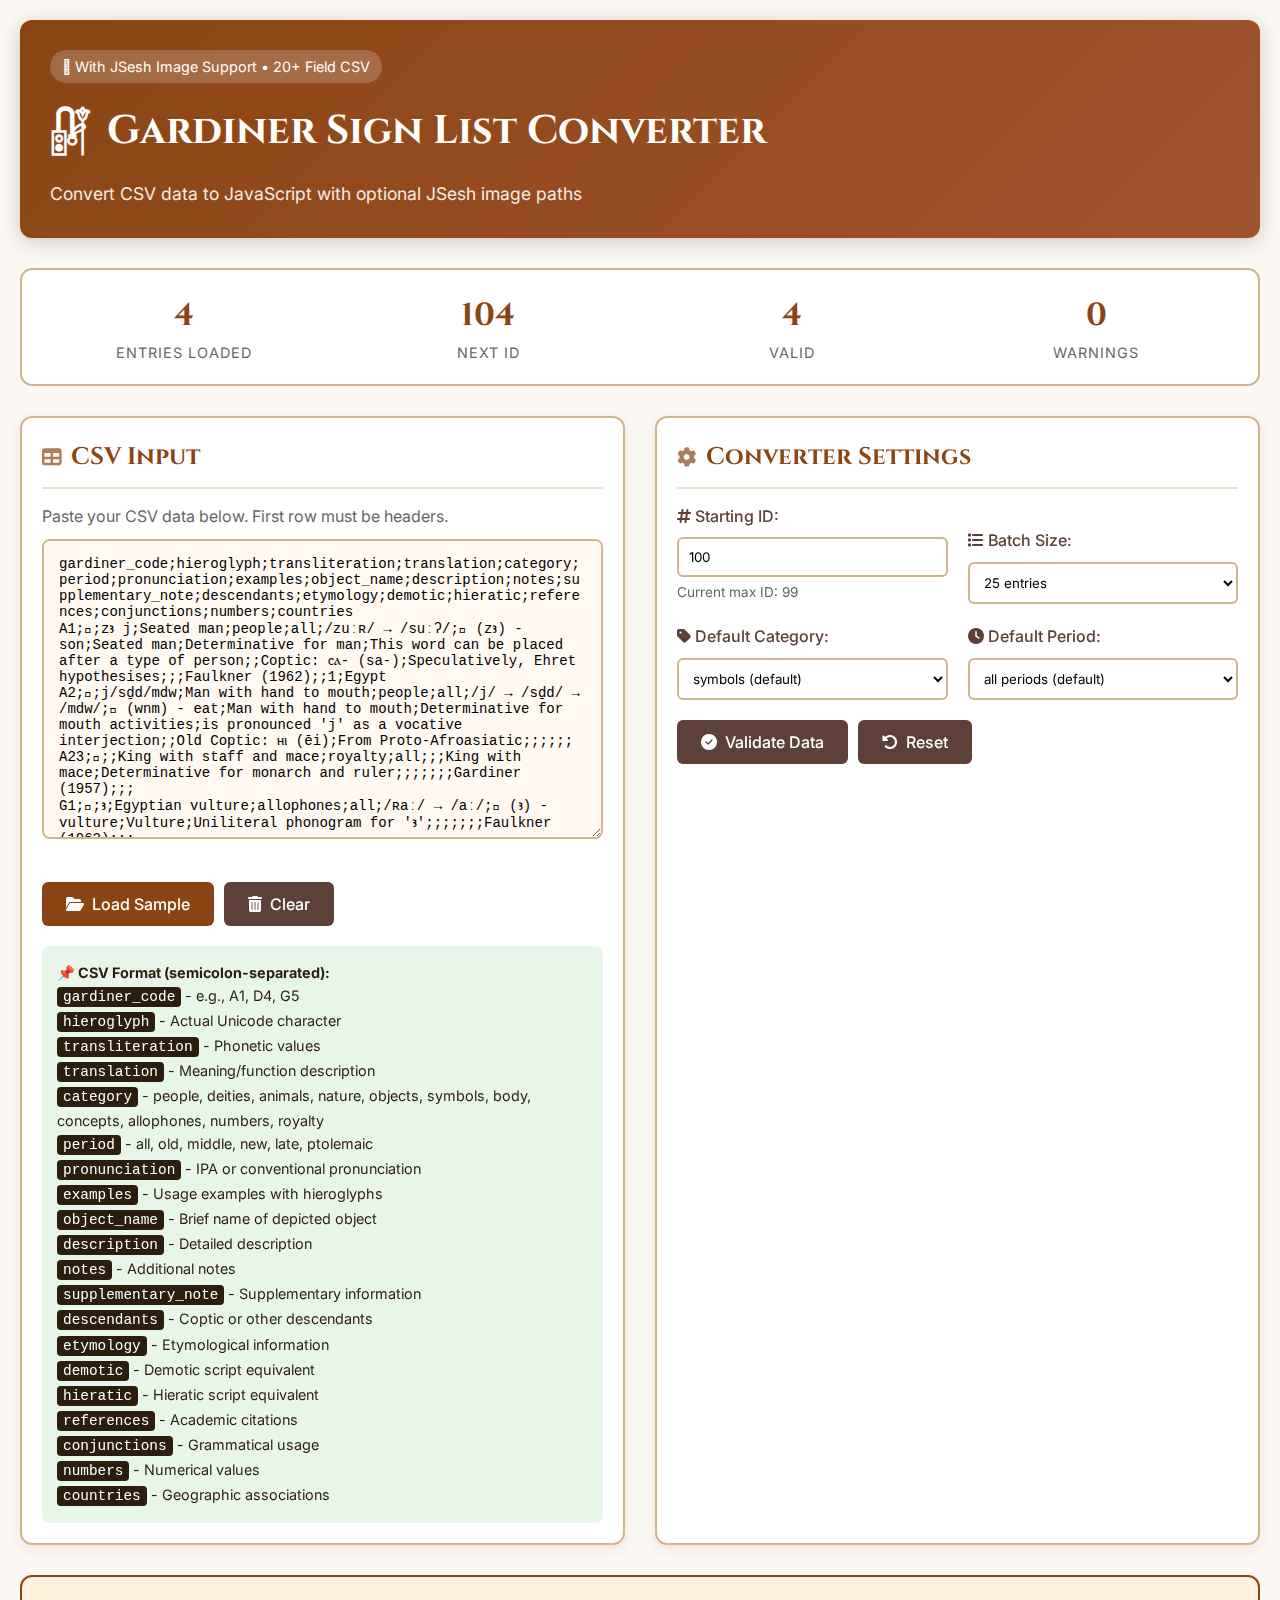
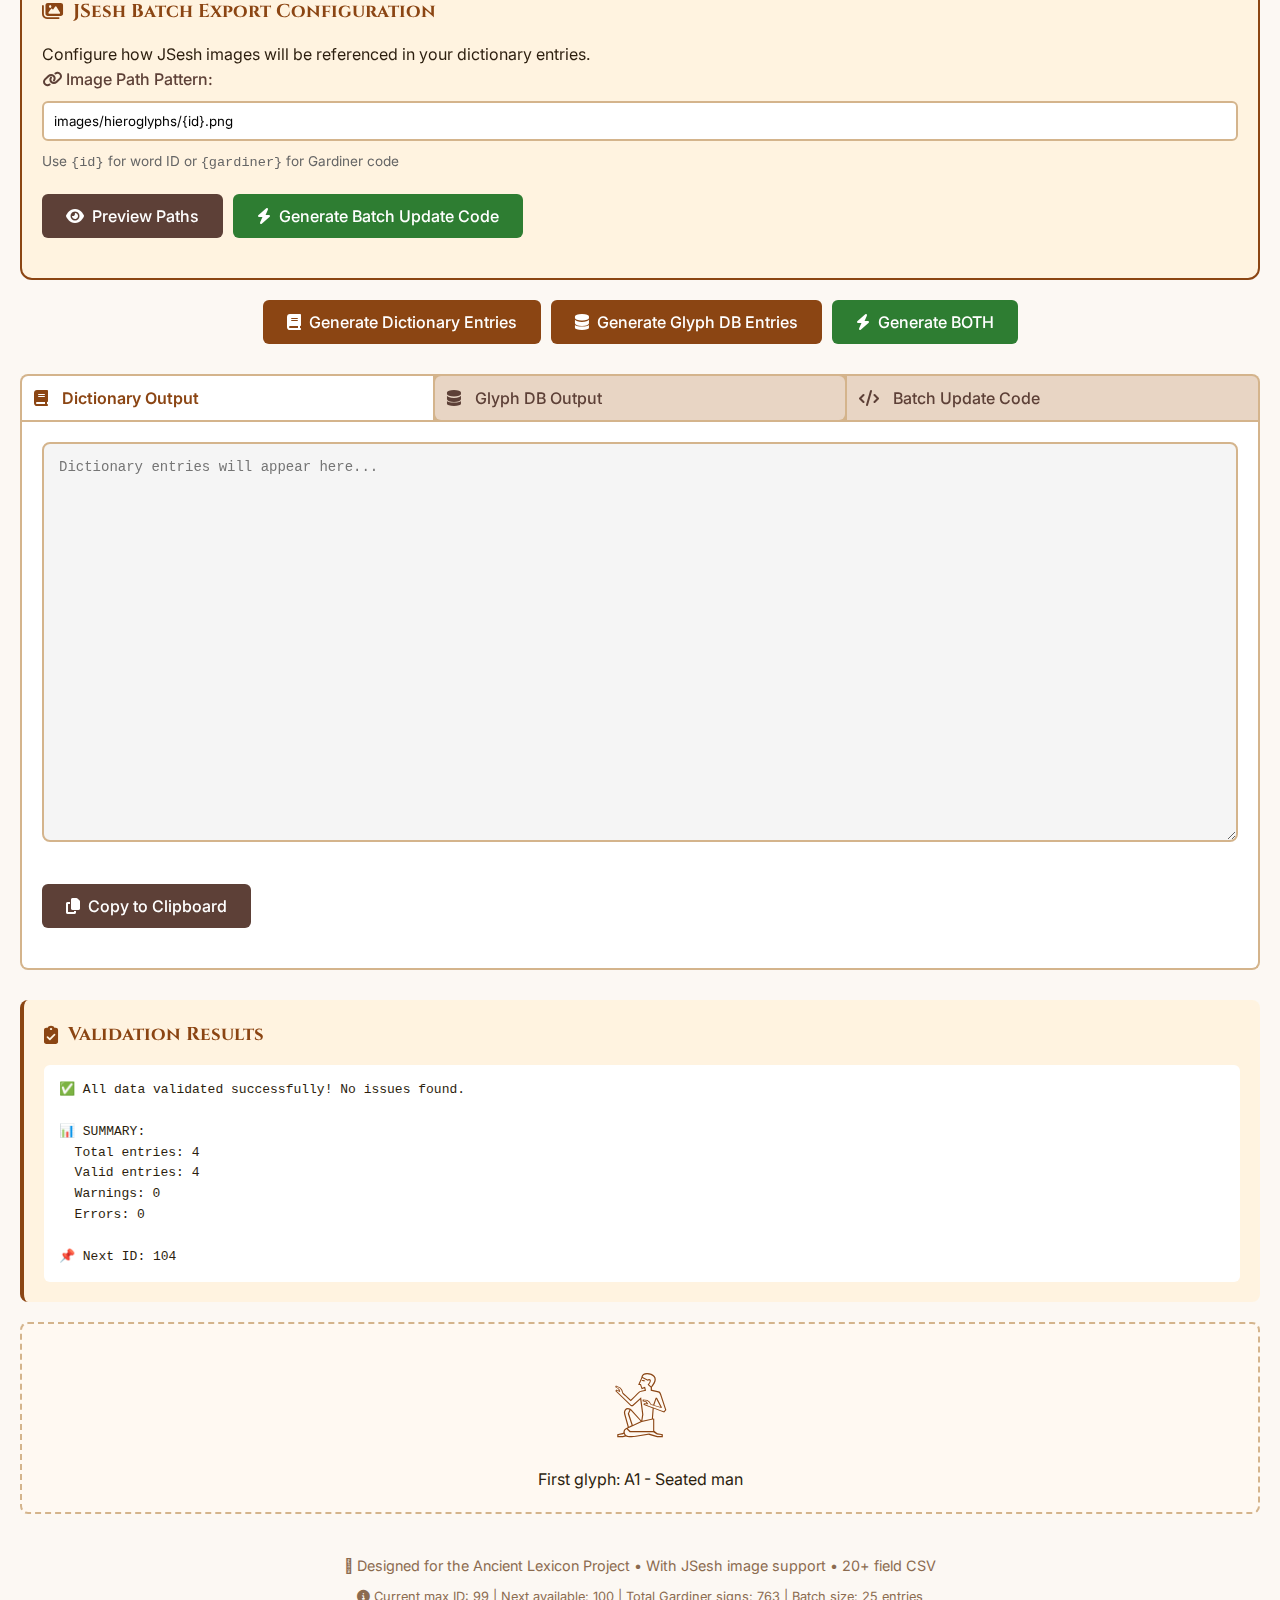
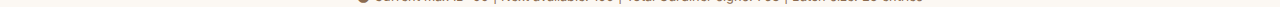
<file: my-website/tools/Jsesh.html>
<!DOCTYPE html>
<html lang="en">
<head>
    <meta charset="UTF-8">
    <meta name="viewport" content="width=device-width, initial-scale=1.0">
    <title>𓏞 Gardiner Sign List Converter with JSesh Support</title>
    
    <!-- Fonts -->
    <link rel="preconnect" href="https://fonts.googleapis.com">
    <link rel="preconnect" href="https://fonts.gstatic.com" crossorigin>
    <link href="https://fonts.googleapis.com/css2?family=Cinzel:wght@400;500;600;700&family=Inter:wght@300;400;500;600&family=Cardo:wght@400;700&display=swap" rel="stylesheet">
    <link href="https://fonts.googleapis.com/css2?family=Noto+Sans+Egyptian+Hieroglyphs&display=swap" rel="stylesheet">
    
    <!-- Icons -->
    <link rel="stylesheet" href="https://cdnjs.cloudflare.com/ajax/libs/font-awesome/6.4.0/css/all.min.css">
    
    <style>
        /* [Keep all existing styles exactly as they are in your file] */
        * {
            box-sizing: border-box;
            margin: 0;
            padding: 0;
        }
        
        body {
            font-family: 'Inter', sans-serif;
            background: #fcf8f3;
            color: #2c1e0e;
            line-height: 1.6;
            padding: 20px;
        }
        
        .container {
            max-width: 1400px;
            margin: 0 auto;
        }
        
        header {
            background: linear-gradient(135deg, #8b4513, #a0522d);
            color: white;
            padding: 30px;
            border-radius: 12px;
            margin-bottom: 30px;
            box-shadow: 0 4px 20px rgba(0,0,0,0.2);
        }
        
        h1 {
            font-family: 'Cinzel', serif;
            font-size: 2.5rem;
            margin-bottom: 10px;
            display: flex;
            align-items: center;
            gap: 15px;
        }
        
        h1 span {
            font-family: 'Noto Sans Egyptian Hieroglyphs', sans-serif;
            font-size: 3rem;
        }
        
        .badge {
            display: inline-block;
            background: rgba(255,255,255,0.2);
            padding: 5px 12px;
            border-radius: 20px;
            font-size: 0.9rem;
            margin-bottom: 10px;
        }
        
        .subtitle {
            font-size: 1.1rem;
            opacity: 0.9;
        }
        
        .stats-panel {
            background: #fff;
            border: 2px solid #d4b48c;
            border-radius: 12px;
            padding: 20px;
            margin-bottom: 30px;
            display: grid;
            grid-template-columns: repeat(auto-fit, minmax(200px, 1fr));
            gap: 20px;
        }
        
        .stat-item {
            text-align: center;
        }
        
        .stat-value {
            font-family: 'Cinzel', serif;
            font-size: 2rem;
            font-weight: bold;
            color: #8b4513;
        }
        
        .stat-label {
            font-size: 0.9rem;
            color: #666;
            text-transform: uppercase;
            letter-spacing: 1px;
        }
        
        .main-grid {
            display: grid;
            grid-template-columns: 1fr 1fr;
            gap: 30px;
            margin-bottom: 30px;
        }
        
        @media (max-width: 768px) {
            .main-grid {
                grid-template-columns: 1fr;
            }
        }
        
        .card {
            background: #fff;
            border: 2px solid #d4b48c;
            border-radius: 12px;
            padding: 20px;
            box-shadow: 0 4px 12px rgba(139, 69, 19, 0.1);
        }
        
        .card h2 {
            font-family: 'Cinzel', serif;
            color: #8b4513;
            margin-bottom: 15px;
            display: flex;
            align-items: center;
            gap: 10px;
            border-bottom: 2px solid #f0e0d0;
            padding-bottom: 10px;
        }
        
        .card h2 i {
            font-size: 1.2rem;
            opacity: 0.7;
        }
        
        textarea {
            width: 100%;
            min-height: 300px;
            font-family: 'Monaco', 'Menlo', monospace;
            font-size: 14px;
            padding: 15px;
            border: 2px solid #d4b48c;
            border-radius: 8px;
            background: #fff9f2;
            margin-bottom: 15px;
            resize: vertical;
        }
        
        textarea:focus {
            outline: none;
            border-color: #8b4513;
            box-shadow: 0 0 0 3px rgba(139, 69, 19, 0.2);
        }
        
        .button-group {
            display: flex;
            gap: 10px;
            flex-wrap: wrap;
            margin: 20px 0;
        }
        
        button {
            background: #8b4513;
            color: white;
            border: none;
            padding: 12px 24px;
            font-size: 1rem;
            font-weight: 500;
            border-radius: 6px;
            cursor: pointer;
            transition: all 0.3s ease;
            display: inline-flex;
            align-items: center;
            gap: 8px;
            font-family: 'Inter', sans-serif;
        }
        
        button:hover {
            background: #a0522d;
            transform: translateY(-2px);
            box-shadow: 0 4px 12px rgba(139, 69, 19, 0.3);
        }
        
        button.secondary {
            background: #5d4037;
        }
        
        button.secondary:hover {
            background: #795548;
        }
        
        button.success {
            background: #2e7d32;
        }
        
        button.success:hover {
            background: #388e3c;
        }
        
        .batch-export-panel {
            background: #fff3e0;
            border: 2px solid #8b4513;
            border-radius: 12px;
            padding: 20px;
            margin: 20px 0;
        }
        
        .batch-export-panel h3 {
            font-family: 'Cinzel', serif;
            color: #8b4513;
            margin-bottom: 15px;
            display: flex;
            align-items: center;
            gap: 10px;
        }
        
        .control-row {
            display: flex;
            gap: 20px;
            flex-wrap: wrap;
            margin-bottom: 20px;
            align-items: flex-end;
        }
        
        .control-group {
            flex: 1;
            min-width: 200px;
        }
        
        .control-group label {
            display: block;
            margin-bottom: 8px;
            font-weight: 500;
            color: #5d4037;
        }
        
        .control-group input, .control-group select {
            width: 100%;
            padding: 10px;
            border: 2px solid #d4b48c;
            border-radius: 6px;
            background: #fff;
            font-family: 'Inter', sans-serif;
        }
        
        .image-pattern-input {
            width: 100%;
            padding: 10px;
            border: 2px solid #d4b48c;
            border-radius: 6px;
            font-family: monospace;
            margin-bottom: 10px;
        }
        
        .image-preview {
            display: flex;
            flex-wrap: wrap;
            gap: 10px;
            margin-top: 15px;
            padding: 15px;
            background: #fff;
            border-radius: 8px;
            max-height: 250px;
            overflow-y: auto;
            border: 1px solid #d4b48c;
        }
        
        .preview-item {
            display: flex;
            flex-direction: column;
            align-items: center;
            padding: 8px;
            background: #f8f4f0;
            border-radius: 6px;
            font-size: 12px;
            border: 1px solid #e0d6cc;
        }
        
        .preview-glyph-small {
            font-family: 'Noto Sans Egyptian Hieroglyphs', sans-serif;
            font-size: 24px;
        }
        
        .code-snippet {
            background: #2c1e0e;
            color: #f0e0d0;
            padding: 15px;
            border-radius: 8px;
            font-family: monospace;
            white-space: pre-wrap;
            margin-top: 15px;
        }
        
        .output-section {
            margin-top: 30px;
        }
        
        .output-tabs {
            display: flex;
            gap: 2px;
            background: #d4b48c;
            padding: 2px;
            border-radius: 8px 8px 0 0;
        }
        
        .tab {
            flex: 1;
            padding: 12px;
            background: #e8d5c4;
            border: none;
            cursor: pointer;
            font-size: 1rem;
            font-weight: 500;
            color: #5d4037;
            transition: all 0.3s ease;
            font-family: 'Inter', sans-serif;
        }
        
        .tab i {
            margin-right: 6px;
        }
        
        .tab.active {
            background: #fff;
            color: #8b4513;
            font-weight: 600;
        }
        
        .tab:first-child {
            border-radius: 6px 0 0 0;
        }
        
        .tab:last-child {
            border-radius: 0 6px 0 0;
        }
        
        .output-content {
            background: #fff;
            border: 2px solid #d4b48c;
            border-top: none;
            padding: 20px;
            border-radius: 0 0 8px 8px;
        }
        
        .output-content textarea {
            min-height: 400px;
            background: #f5f5f5;
            font-family: 'Monaco', 'Menlo', monospace;
        }
        
        .validation-panel {
            background: #fff3e0;
            border-left: 4px solid #8b4513;
            padding: 20px;
            border-radius: 8px;
            margin-top: 30px;
        }
        
        .validation-panel h3 {
            font-family: 'Cinzel', serif;
            color: #8b4513;
            margin-bottom: 15px;
            display: flex;
            align-items: center;
            gap: 10px;
        }
        
        #validationOutput {
            background: #fff;
            padding: 15px;
            border-radius: 6px;
            font-family: monospace;
            white-space: pre-wrap;
            max-height: 300px;
            overflow-y: auto;
        }
        
        .preview-box {
            background: #fff9f2;
            border: 2px dashed #d4b48c;
            border-radius: 8px;
            padding: 20px;
            margin-top: 20px;
            text-align: center;
        }
        
        .preview-glyph {
            font-family: 'Noto Sans Egyptian Hieroglyphs', sans-serif;
            font-size: 4rem;
            color: #8b4513;
            margin: 10px 0;
        }
        
        .help-text {
            background: #e8f5e9;
            border-radius: 8px;
            padding: 15px;
            margin-top: 20px;
            font-size: 0.9rem;
        }
        
        .help-text kbd {
            background: #2c1e0e;
            color: white;
            padding: 2px 6px;
            border-radius: 4px;
            font-family: monospace;
        }
        
        .footer {
            text-align: center;
            margin-top: 40px;
            color: #8b6b4f;
            font-size: 0.9rem;
        }
    </style>
</head>
<body>
    <div class="container">
        <header>
            <span class="badge">𓂀 With JSesh Image Support • 20+ Field CSV</span>
            <h1>
                <span>𓏞</span>
                Gardiner Sign List Converter
            </h1>
            <p class="subtitle">Convert CSV data to JavaScript with optional JSesh image paths</p>
        </header>
        
        <div class="stats-panel" id="statsPanel">
            <div class="stat-item">
                <div class="stat-value" id="totalEntries">0</div>
                <div class="stat-label">Entries Loaded</div>
            </div>
            <div class="stat-item">
                <div class="stat-value" id="nextId">100</div>
                <div class="stat-label">Next ID</div>
            </div>
            <div class="stat-item">
                <div class="stat-value" id="validEntries">0</div>
                <div class="stat-label">Valid</div>
            </div>
            <div class="stat-item">
                <div class="stat-value" id="warningCount">0</div>
                <div class="stat-label">Warnings</div>
            </div>
        </div>
        
        <div class="main-grid">
            <div class="card">
                <h2>
                    <i class="fas fa-table"></i>
                    CSV Input
                </h2>
                <p style="margin-bottom: 10px; color: #666;">Paste your CSV data below. First row must be headers.</p>
                <textarea id="csvInput" placeholder="gardiner_code;hieroglyph;transliteration;translation;category;period;pronunciation;examples;object_name;description;notes;supplementary_note;descendants;etymology;demotic;hieratic;references;conjunctions;numbers;countries
A1;𓀀;zꜣ j;Seated man;people;all;/zuːʀ/ → /suːʔ/;𓀀 (zꜣ) - son;Seated man;Determinative for man;This word can be placed after a type of person;;Coptic: ⲥⲁ- (sa-);Speculatively, Ehret hypothesises;;;Faulkner (1962);;1;Egypt"></textarea>
                
                <div class="button-group">
                    <button onclick="loadSampleData()">
                        <i class="fas fa-folder-open"></i>
                        Load Sample
                    </button>
                    <button onclick="clearInput()" class="secondary">
                        <i class="fas fa-trash-alt"></i>
                        Clear
                    </button>
                </div>
                
                <div class="help-text">
                    <strong>📌 CSV Format (semicolon-separated):</strong><br>
                    <kbd>gardiner_code</kbd> - e.g., A1, D4, G5<br>
                    <kbd>hieroglyph</kbd> - Actual Unicode character<br>
                    <kbd>transliteration</kbd> - Phonetic values<br>
                    <kbd>translation</kbd> - Meaning/function description<br>
                    <kbd>category</kbd> - people, deities, animals, nature, objects, symbols, body, concepts, allophones, numbers, royalty<br>
                    <kbd>period</kbd> - all, old, middle, new, late, ptolemaic<br>
                    <kbd>pronunciation</kbd> - IPA or conventional pronunciation<br>
                    <kbd>examples</kbd> - Usage examples with hieroglyphs<br>
                    <kbd>object_name</kbd> - Brief name of depicted object<br>
                    <kbd>description</kbd> - Detailed description<br>
                    <kbd>notes</kbd> - Additional notes<br>
                    <kbd>supplementary_note</kbd> - Supplementary information<br>
                    <kbd>descendants</kbd> - Coptic or other descendants<br>
                    <kbd>etymology</kbd> - Etymological information<br>
                    <kbd>demotic</kbd> - Demotic script equivalent<br>
                    <kbd>hieratic</kbd> - Hieratic script equivalent<br>
                    <kbd>references</kbd> - Academic citations<br>
                    <kbd>conjunctions</kbd> - Grammatical usage<br>
                    <kbd>numbers</kbd> - Numerical values<br>
                    <kbd>countries</kbd> - Geographic associations
                </div>
            </div>
            
            <div class="card">
                <h2>
                    <i class="fas fa-cog"></i>
                    Converter Settings
                </h2>
                
                <div class="control-row">
                    <div class="control-group">
                        <label><i class="fas fa-hashtag"></i> Starting ID:</label>
                        <input type="number" id="startId" value="100" min="1">
                        <p style="font-size: 0.85rem; color: #666; margin-top: 5px;">Current max ID: 99</p>
                    </div>
                    
                    <div class="control-group">
                        <label><i class="fas fa-list"></i> Batch Size:</label>
                        <select id="batchSize">
                            <option value="10">10 entries</option>
                            <option value="25" selected>25 entries</option>
                            <option value="50">50 entries</option>
                            <option value="100">100 entries</option>
                            <option value="all">All entries</option>
                        </select>
                    </div>
                </div>
                
                <div class="control-row">
                    <div class="control-group">
                        <label><i class="fas fa-tag"></i> Default Category:</label>
                        <select id="defaultCategory">
                            <option value="symbols">symbols (default)</option>
                            <option value="people">people</option>
                            <option value="deities">deities</option>
                            <option value="animals">animals</option>
                            <option value="nature">nature</option>
                            <option value="objects">objects</option>
                            <option value="body">body parts</option>
                            <option value="concepts">concepts</option>
                            <option value="allophones">allophones</option>
                            <option value="numbers">numbers</option>
                            <option value="royalty">royalty</option>
                        </select>
                    </div>
                    
                    <div class="control-group">
                        <label><i class="fas fa-clock"></i> Default Period:</label>
                        <select id="defaultPeriod">
                            <option value="all">all periods (default)</option>
                            <option value="old">Old Kingdom</option>
                            <option value="middle">Middle Kingdom</option>
                            <option value="new">New Kingdom</option>
                            <option value="late">Late Period</option>
                            <option value="ptolemaic">Ptolemaic</option>
                        </select>
                    </div>
                </div>
                
                <div class="button-group">
                    <button onclick="validateData()" class="secondary">
                        <i class="fas fa-check-circle"></i>
                        Validate Data
                    </button>
                    <button onclick="resetSettings()" class="secondary">
                        <i class="fas fa-undo-alt"></i>
                        Reset
                    </button>
                </div>
            </div>
        </div>
        
        <!-- JSesh Batch Export Panel -->
        <div class="batch-export-panel">
            <h3>
                <i class="fas fa-images"></i>
                JSesh Batch Export Configuration
            </h3>
            <p>Configure how JSesh images will be referenced in your dictionary entries.</p>
            
            <div class="control-row">
                <div class="control-group">
                    <label><i class="fas fa-link"></i> Image Path Pattern:</label>
                    <input type="text" id="imagePathPattern" class="image-pattern-input" value="images/hieroglyphs/{id}.png" placeholder="e.g., images/hieroglyphs/{id}.png or images/{gardiner}.png">
                    <p style="font-size: 0.85rem; color: #666;">Use <kbd>{id}</kbd> for word ID or <kbd>{gardiner}</kbd> for Gardiner code</p>
                </div>
            </div>
            
            <div style="margin-bottom: 15px;">
                <div class="button-group">
                    <button onclick="previewImagePaths()" class="secondary">
                        <i class="fas fa-eye"></i>
                        Preview Paths
                    </button>
                    <button onclick="generateBatchUpdateCode()" class="success">
                        <i class="fas fa-bolt"></i>
                        Generate Batch Update Code
                    </button>
                </div>
            </div>
            
            <div id="imagePreview" class="image-preview" style="display: none;">
                <!-- Preview will appear here -->
            </div>
            
            <div id="batchCodeOutput" class="code-snippet" style="display: none;">
                <!-- Batch update code will appear here -->
            </div>
        </div>
        
        <div class="button-group" style="justify-content: center;">
            <button onclick="convertToDictionary()">
                <i class="fas fa-book"></i>
                Generate Dictionary Entries
            </button>
            <button onclick="convertToGlyphDB()">
                <i class="fas fa-database"></i>
                Generate Glyph DB Entries
            </button>
            <button onclick="convertBoth()" class="success">
                <i class="fas fa-bolt"></i>
                Generate BOTH
            </button>
        </div>
        
        <div class="output-section">
            <div class="output-tabs">
                <button class="tab active" onclick="showTab('dictionary')">
                    <i class="fas fa-book"></i> Dictionary Output
                </button>
                <button class="tab" onclick="showTab('glyphdb')">
                    <i class="fas fa-database"></i> Glyph DB Output
                </button>
                <button class="tab" onclick="showTab('batch')">
                    <i class="fas fa-code"></i> Batch Update Code
                </button>
            </div>
            
            <div class="output-content">
                <div id="dictionaryTab" style="display: block;">
                    <textarea id="dictionaryOutput" readonly placeholder="Dictionary entries will appear here..."></textarea>
                    <div class="button-group">
                        <button onclick="copyToClipboard('dictionaryOutput')" class="secondary">
                            <i class="fas fa-copy"></i>
                            Copy to Clipboard
                        </button>
                    </div>
                </div>
                
                <div id="glyphDBTab" style="display: none;">
                    <textarea id="glyphDBOutput" readonly placeholder="Glyph database entries will appear here..."></textarea>
                    <div class="button-group">
                        <button onclick="copyToClipboard('glyphDBOutput')" class="secondary">
                            <i class="fas fa-copy"></i>
                            Copy to Clipboard
                        </button>
                    </div>
                </div>
                
                <div id="batchTab" style="display: none;">
                    <textarea id="batchOutput" readonly placeholder="Batch update code will appear here..." style="min-height: 300px;"></textarea>
                    <div class="button-group">
                        <button onclick="copyToClipboard('batchOutput')" class="secondary">
                            <i class="fas fa-copy"></i>
                            Copy to Clipboard
                        </button>
                    </div>
                </div>
            </div>
        </div>
        
        <div class="validation-panel">
            <h3>
                <i class="fas fa-clipboard-check"></i>
                Validation Results
            </h3>
            <pre id="validationOutput">No data validated yet. Click "Validate Data" to check your CSV.</pre>
        </div>
        
        <div class="preview-box" id="previewBox">
            <div class="preview-glyph" id="previewGlyph">𓀀</div>
            <div id="previewText">Preview will appear here as you work</div>
        </div>
        
        <div class="footer">
            <p>𓋹 Designed for the Ancient Lexicon Project • With JSesh image support • 20+ field CSV</p>
            <p style="font-size: 0.8rem; margin-top: 10px;">
                <i class="fas fa-info-circle"></i> 
                Current max ID: 99 | Next available: 100 | Total Gardiner signs: 763 | Batch size: 25 entries
            </p>
        </div>
    </div>

    <script>
        // Current state
        let currentData = [];
        let validationResults = { valid: 0, warnings: 0, errors: 0 };
        
        function parseCSV(csvText) {
            const lines = csvText.trim().split('\n');
            if (lines.length === 0) return [];
            
            // Use semicolon as delimiter
            const headers = lines[0].split(';').map(h => h.trim().toLowerCase());
            const data = [];
            
            for (let i = 1; i < lines.length; i++) {
                if (!lines[i].trim()) continue;
                
                // Handle quoted fields properly with semicolon delimiter
                const values = [];
                let inQuote = false;
                let currentValue = '';
                
                for (let char of lines[i]) {
                    if (char === '"' && !inQuote) {
                        inQuote = true;
                    } else if (char === '"' && inQuote) {
                        inQuote = false;
                    } else if (char === ';' && !inQuote) {
                        values.push(currentValue.trim());
                        currentValue = '';
                    } else {
                        currentValue += char;
                    }
                }
                values.push(currentValue.trim());
                
                const row = {};
                headers.forEach((header, index) => {
                    row[header] = values[index] || '';
                });
                data.push(row);
            }
            
            return data;
        }
        
        function updateStats() {
            document.getElementById('totalEntries').textContent = currentData.length;
            document.getElementById('nextId').textContent = parseInt(document.getElementById('startId').value) + currentData.length;
            document.getElementById('validEntries').textContent = validationResults.valid || 0;
            document.getElementById('warningCount').textContent = (validationResults.warnings || 0) + (validationResults.errors || 0);
        }
        
        function validateData() {
            const csv = document.getElementById('csvInput').value;
            if (!csv.trim()) {
                document.getElementById('validationOutput').innerHTML = '⚠️ Please enter CSV data first.';
                return;
            }
            
            currentData = parseCSV(csv);
            const warnings = [];
            const errors = [];
            const validEntries = [];
            
            // Check each row
            currentData.forEach((row, index) => {
                let rowValid = true;
                
                // Required fields
                if (!row.gardiner_code) {
                    errors.push(`Row ${index + 1}: Missing Gardiner code`);
                    rowValid = false;
                }
                
                if (!row.hieroglyph) {
                    errors.push(`Row ${index + 1}: Missing hieroglyph`);
                    rowValid = false;
                } else {
                    // Check if hieroglyph is in the correct Unicode range
                    const codePoint = row.hieroglyph.codePointAt(0);
                    if (codePoint < 0x13000 || codePoint > 0x1342F) {
                        warnings.push(`Row ${index + 1}: Hieroglyph "${row.hieroglyph}" may not be in Egyptian range (U+13000–U+1342F)`);
                    }
                }
                
                // Optional but recommended fields
                if (!row.translation && !row.object_name && !row.description) {
                    warnings.push(`Row ${index + 1}: No description provided`);
                }
                
                // Check category against known values
                if (row.category) {
                    const validCategories = ['people', 'deities', 'animals', 'nature', 'objects', 'symbols', 'body', 'concepts', 'allophones', 'numbers', 'royalty'];
                    if (!validCategories.includes(row.category.toLowerCase())) {
                        warnings.push(`Row ${index + 1}: Category "${row.category}" may not be recognized`);
                    }
                }
                
                if (rowValid) {
                    validEntries.push(row);
                }
            });
            
            validationResults = {
                valid: validEntries.length,
                warnings: warnings.length,
                errors: errors.length
            };
            
            let output = '';
            if (errors.length > 0) {
                output += '❌ ERRORS:\n' + errors.map(e => `  • ${e}`).join('\n') + '\n\n';
            }
            if (warnings.length > 0) {
                output += '⚠️ WARNINGS:\n' + warnings.map(w => `  • ${w}`).join('\n') + '\n\n';
            }
            if (errors.length === 0 && warnings.length === 0) {
                output += '✅ All data validated successfully! No issues found.\n\n';
            }
            
            output += `📊 SUMMARY:\n`;
            output += `  Total entries: ${currentData.length}\n`;
            output += `  Valid entries: ${validEntries.length}\n`;
            output += `  Warnings: ${warnings.length}\n`;
            output += `  Errors: ${errors.length}\n`;
            output += `\n📌 Next ID: ${parseInt(document.getElementById('startId').value) + currentData.length}`;
            
            document.getElementById('validationOutput').innerHTML = output;
            updateStats();
            
            // Show preview of first glyph
            if (currentData.length > 0 && currentData[0].hieroglyph) {
                document.getElementById('previewGlyph').textContent = currentData[0].hieroglyph;
                document.getElementById('previewText').innerHTML = `First glyph: ${currentData[0].gardiner_code || 'Unknown'} - ${currentData[0].object_name || currentData[0].translation || ''}`;
            }
        }
        
        function convertToDictionary() {
            if (currentData.length === 0) {
                validateData();
                if (currentData.length === 0) return;
            }
            
            const startId = parseInt(document.getElementById('startId').value);
            const defaultCategory = document.getElementById('defaultCategory').value;
            const defaultPeriod = document.getElementById('defaultPeriod').value;
            const batchSize = document.getElementById('batchSize').value;
            
            // Determine how many entries to process
            let entriesToProcess = currentData;
            if (batchSize !== 'all') {
                const size = parseInt(batchSize);
                entriesToProcess = currentData.slice(0, size);
            }
            
            let output = '';
            
            entriesToProcess.forEach((row, index) => {
                const id = startId + index;
                const hieroglyph = row.hieroglyph || '';
                const transliteration = row.transliteration || '';
                const translation = row.translation || row.description || 'Gardiner sign';
                const category = row.category || defaultCategory;
                const period = row.period || defaultPeriod;
                const gardiner = row.gardiner_code || '';
                const pronunciation = row.pronunciation || '';
                const examples = row.examples ? row.examples.replace(/"/g, '\\"') : '';
                const object_name = row.object_name || '';
                const description = row.description || '';
                const notes = row.notes || '';
                const supplementary_note = row.supplementary_note || '';
                const descendants = row.descendants || '';
                const etymology = row.etymology || '';
                const demotic = row.demotic || '';
                const hieratic = row.hieratic || '';
                const references = row.references || '';
                const conjunctions = row.conjunctions || '';
                const numbers = row.numbers || '';
                const countries = row.countries || '';
                
                output += `        {\n`;
                output += `            id: ${id},\n`;
                output += `            hieroglyph: "${hieroglyph}",\n`;
                output += `            transliteration: "${transliteration}",\n`;
                output += `            translation: "${translation}",\n`;
                output += `            category: "${category}",\n`;
                output += `            period: "${period}",\n`;
                output += `            gardiner: "${gardiner}",\n`;
                output += `            pronunciation: "${pronunciation}",\n`;
                output += `            examples: "${examples}",\n`;
                
                // Only add optional fields if they have content
                if (object_name) output += `            object_name: "${object_name}",\n`;
                if (description) output += `            description: "${description}",\n`;
                if (notes) output += `            notes: "${notes}",\n`;
                if (supplementary_note) output += `            supplementary_note: "${supplementary_note}",\n`;
                if (descendants) output += `            descendants: "${descendants}",\n`;
                if (etymology) output += `            etymology: "${etymology}",\n`;
                if (demotic) output += `            demotic: "${demotic}",\n`;
                if (hieratic) output += `            hieratic: "${hieratic}",\n`;
                if (references) output += `            references: "${references}",\n`;
                if (conjunctions) output += `            conjunctions: "${conjunctions}",\n`;
                if (numbers) output += `            numbers: "${numbers}",\n`;
                if (countries) output += `            countries: "${countries}",\n`;
                
                // Remove trailing comma and close the object
                output = output.replace(/,\n$/, '\n');
                output += `        }${index < entriesToProcess.length - 1 ? ',' : ''}\n`;
            });
            
            document.getElementById('dictionaryOutput').value = output;
            showTab('dictionary');
            
            updateStatus(`Generated ${entriesToProcess.length} dictionary entries (IDs ${startId} to ${startId + entriesToProcess.length - 1})`);
        }
        
        function convertToGlyphDB() {
            if (currentData.length === 0) {
                validateData();
                if (currentData.length === 0) return;
            }
            
            const defaultCategory = document.getElementById('defaultCategory').value;
            const batchSize = document.getElementById('batchSize').value;
            
            // Determine how many entries to process
            let entriesToProcess = currentData;
            if (batchSize !== 'all') {
                const size = parseInt(batchSize);
                entriesToProcess = currentData.slice(0, size);
            }
            
            let output = '';
            
            entriesToProcess.forEach((row, index) => {
                const hieroglyph = row.hieroglyph || '';
                const gardiner = row.gardiner_code || '';
                const object_name = row.object_name || row.translation || 'Gardiner sign';
                const category = row.category || defaultCategory;
                const pronunciation = row.pronunciation || '';
                const description = row.description || row.translation || '';
                const notes = row.notes || '';
                const etymology = row.etymology || '';
                const descendants = row.descendants || '';
                const demotic = row.demotic || '';
                const hieratic = row.hieratic || '';
                const references = row.references || '';
                
                output += `    "${hieroglyph}": { \n`;
                output += `        gardiner: "${gardiner}",\n`;
                output += `        name: "${object_name}",\n`;
                output += `        category: "${category}",\n`;
                output += `        pronunciation: "${pronunciation}",\n`;
                output += `        description: "${description}",\n`;
                if (notes) output += `        notes: "${notes}",\n`;
                if (etymology) output += `        etymology: "${etymology}",\n`;
                if (descendants) output += `        descendants: "${descendants}",\n`;
                if (demotic) output += `        demotic: "${demotic}",\n`;
                if (hieratic) output += `        hieratic: "${hieratic}",\n`;
                if (references) output += `        references: "${references}",\n`;
                
                // Remove trailing comma if last field had one
                output = output.replace(/,\n$/, '\n');
                output += `    }${index < entriesToProcess.length - 1 ? ',' : ''}\n`;
            });
            
            document.getElementById('glyphDBOutput').value = output;
            showTab('glyphdb');
            
            updateStatus(`Generated ${entriesToProcess.length} glyph database entries`);
        }
        
        function convertBoth() {
            convertToDictionary();
            convertToGlyphDB();
        }
        
        function previewImagePaths() {
            if (currentData.length === 0) {
                validateData();
                if (currentData.length === 0) return;
            }
            
            const pattern = document.getElementById('imagePathPattern').value;
            const startId = parseInt(document.getElementById('startId').value);
            const batchSize = document.getElementById('batchSize').value;
            
            // Determine how many entries to preview
            let entriesToPreview = currentData;
            if (batchSize !== 'all') {
                const size = parseInt(batchSize);
                entriesToPreview = currentData.slice(0, size);
            }
            
            const preview = document.getElementById('imagePreview');
            const previewContainer = preview;
            
            previewContainer.innerHTML = '';
            previewContainer.style.display = 'flex';
            
            // Show preview entries
            const previewCount = Math.min(20, entriesToPreview.length);
            
            for (let i = 0; i < previewCount; i++) {
                const row = entriesToPreview[i];
                const id = startId + i;
                let imagePath = pattern
                    .replace('{id}', id)
                    .replace('{gardiner}', row.gardiner_code || '');
                
                const item = document.createElement('div');
                item.className = 'preview-item';
                item.innerHTML = `
                    <span class="preview-glyph-small">${row.hieroglyph || '?'}</span>
                    <span style="font-weight: bold;">ID: ${id}</span>
                    <span style="font-size: 10px;">${row.gardiner_code || ''}</span>
                    <span style="font-size: 10px; color: #666;">${imagePath}</span>
                `;
                previewContainer.appendChild(item);
            }
            
            if (entriesToPreview.length > previewCount) {
                const more = document.createElement('div');
                more.className = 'preview-item';
                more.innerHTML = `<span>... and ${entriesToPreview.length - previewCount} more</span>`;
                previewContainer.appendChild(more);
            }
            
            updateStatus(`Previewing ${entriesToPreview.length} image paths`);
        }
        
        function generateBatchUpdateCode() {
            if (currentData.length === 0) {
                validateData();
                if (currentData.length === 0) return;
            }
            
            const pattern = document.getElementById('imagePathPattern').value;
            const startId = parseInt(document.getElementById('startId').value);
            const batchSize = document.getElementById('batchSize').value;
            
            // Determine how many entries to process
            let entriesToProcess = currentData;
            if (batchSize !== 'all') {
                const size = parseInt(batchSize);
                entriesToProcess = currentData.slice(0, size);
            }
            
            // Generate array of IDs
            const ids = [];
            for (let i = 0; i < entriesToProcess.length; i++) {
                ids.push(startId + i);
            }
            
            // Generate the batch update function call
            const batchCode = `// =============== BATCH JSESH IMAGE UPDATE ===============
// Add this after your egyptianWords array

// First, add the helper function if you haven't already:
function addJseshImagesToWords(wordIds, imagePathPattern) {
    let updatedCount = 0;
    wordIds.forEach(id => {
        const word = egyptianWords.find(w => w.id === id);
        if (word) {
            word.jseshImage = imagePathPattern.replace('{id}', id);
            updatedCount++;
        }
    });
    console.log(\`✅ Updated \${updatedCount} words with JSesh images\`);
    return updatedCount;
}

// Then call it for these IDs:
addJseshImagesToWords(
    [${ids.join(', ')}], // IDs ${startId} to ${startId + entriesToProcess.length - 1}
    "${pattern}"
);`;
            
            document.getElementById('batchOutput').value = batchCode;
            showTab('batch');
            
            updateStatus(`Generated batch update code for ${entriesToProcess.length} entries`);
        }
        
        function updateStatus(message) {
            const output = document.getElementById('validationOutput');
            output.innerHTML = `📢 ${message}\n\n` + output.innerHTML;
        }
        
        function loadSampleData() {
            const sample = `gardiner_code;hieroglyph;transliteration;translation;category;period;pronunciation;examples;object_name;description;notes;supplementary_note;descendants;etymology;demotic;hieratic;references;conjunctions;numbers;countries
A1;𓀀;zꜣ j;Seated man;people;all;/zuːʀ/ → /suːʔ/;𓀀 (zꜣ) - son;Seated man;Determinative for man;This word can be placed after a type of person;;Coptic: ⲥⲁ- (sa-);Speculatively, Ehret hypothesises;;;Faulkner (1962);;1;Egypt
A2;𓀁;j/sḏd/mdw;Man with hand to mouth;people;all;/j/ → /sḏd/ → /mdw/;𓀁 (wnm) - eat;Man with hand to mouth;Determinative for mouth activities;is pronounced 'j' as a vocative interjection;;Old Coptic: ⲏⲓ (ēi);From Proto-Afroasiatic;;;;;;
A23;𓀛;;King with staff and mace;royalty;all;;;King with mace;Determinative for monarch and ruler;;;;;;;Gardiner (1957);;;
G1;𓄿;ꜣ;Egyptian vulture;allophones;all;/ʀaː/ → /aː/;𓄿 (ꜣ) - vulture;Vulture;Uniliteral phonogram for 'ꜣ';;;;;;;Faulkner (1962);;;`;
            
            document.getElementById('csvInput').value = sample;
            validateData();
        }
        
        function clearInput() {
            document.getElementById('csvInput').value = '';
            currentData = [];
            validationResults = { valid: 0, warnings: 0, errors: 0 };
            document.getElementById('validationOutput').innerHTML = 'Input cleared.';
            document.getElementById('dictionaryOutput').value = '';
            document.getElementById('glyphDBOutput').value = '';
            document.getElementById('batchOutput').value = '';
            document.getElementById('imagePreview').style.display = 'none';
            document.getElementById('batchCodeOutput').style.display = 'none';
            document.getElementById('previewGlyph').textContent = '𓀀';
            document.getElementById('previewText').innerHTML = 'Preview will appear here as you work';
            updateStats();
        }
        
        function resetSettings() {
            document.getElementById('startId').value = '100';
            document.getElementById('batchSize').value = '25';
            document.getElementById('defaultCategory').value = 'symbols';
            document.getElementById('defaultPeriod').value = 'all';
            document.getElementById('imagePathPattern').value = 'images/hieroglyphs/{id}.png';
        }
        
        function showTab(tabName) {
            const dictTab = document.getElementById('dictionaryTab');
            const glyphTab = document.getElementById('glyphDBTab');
            const batchTab = document.getElementById('batchTab');
            const tabs = document.querySelectorAll('.tab');
            
            dictTab.style.display = 'none';
            glyphTab.style.display = 'none';
            batchTab.style.display = 'none';
            
            tabs.forEach(t => t.classList.remove('active'));
            
            if (tabName === 'dictionary') {
                dictTab.style.display = 'block';
                tabs[0].classList.add('active');
            } else if (tabName === 'glyphdb') {
                glyphTab.style.display = 'block';
                tabs[1].classList.add('active');
            } else {
                batchTab.style.display = 'block';
                tabs[2].classList.add('active');
            }
        }
        
        function copyToClipboard(elementId) {
            const element = document.getElementById(elementId);
            element.select();
            document.execCommand('copy');
            
            // Show feedback
            const button = event.target.closest('button');
            const originalText = button.innerHTML;
            button.innerHTML = '<i class="fas fa-check"></i> Copied!';
            setTimeout(() => {
                button.innerHTML = originalText;
            }, 2000);
        }
        
        // Initialize
        resetSettings();
        loadSampleData();
    </script>
</body>
</html>
</file>
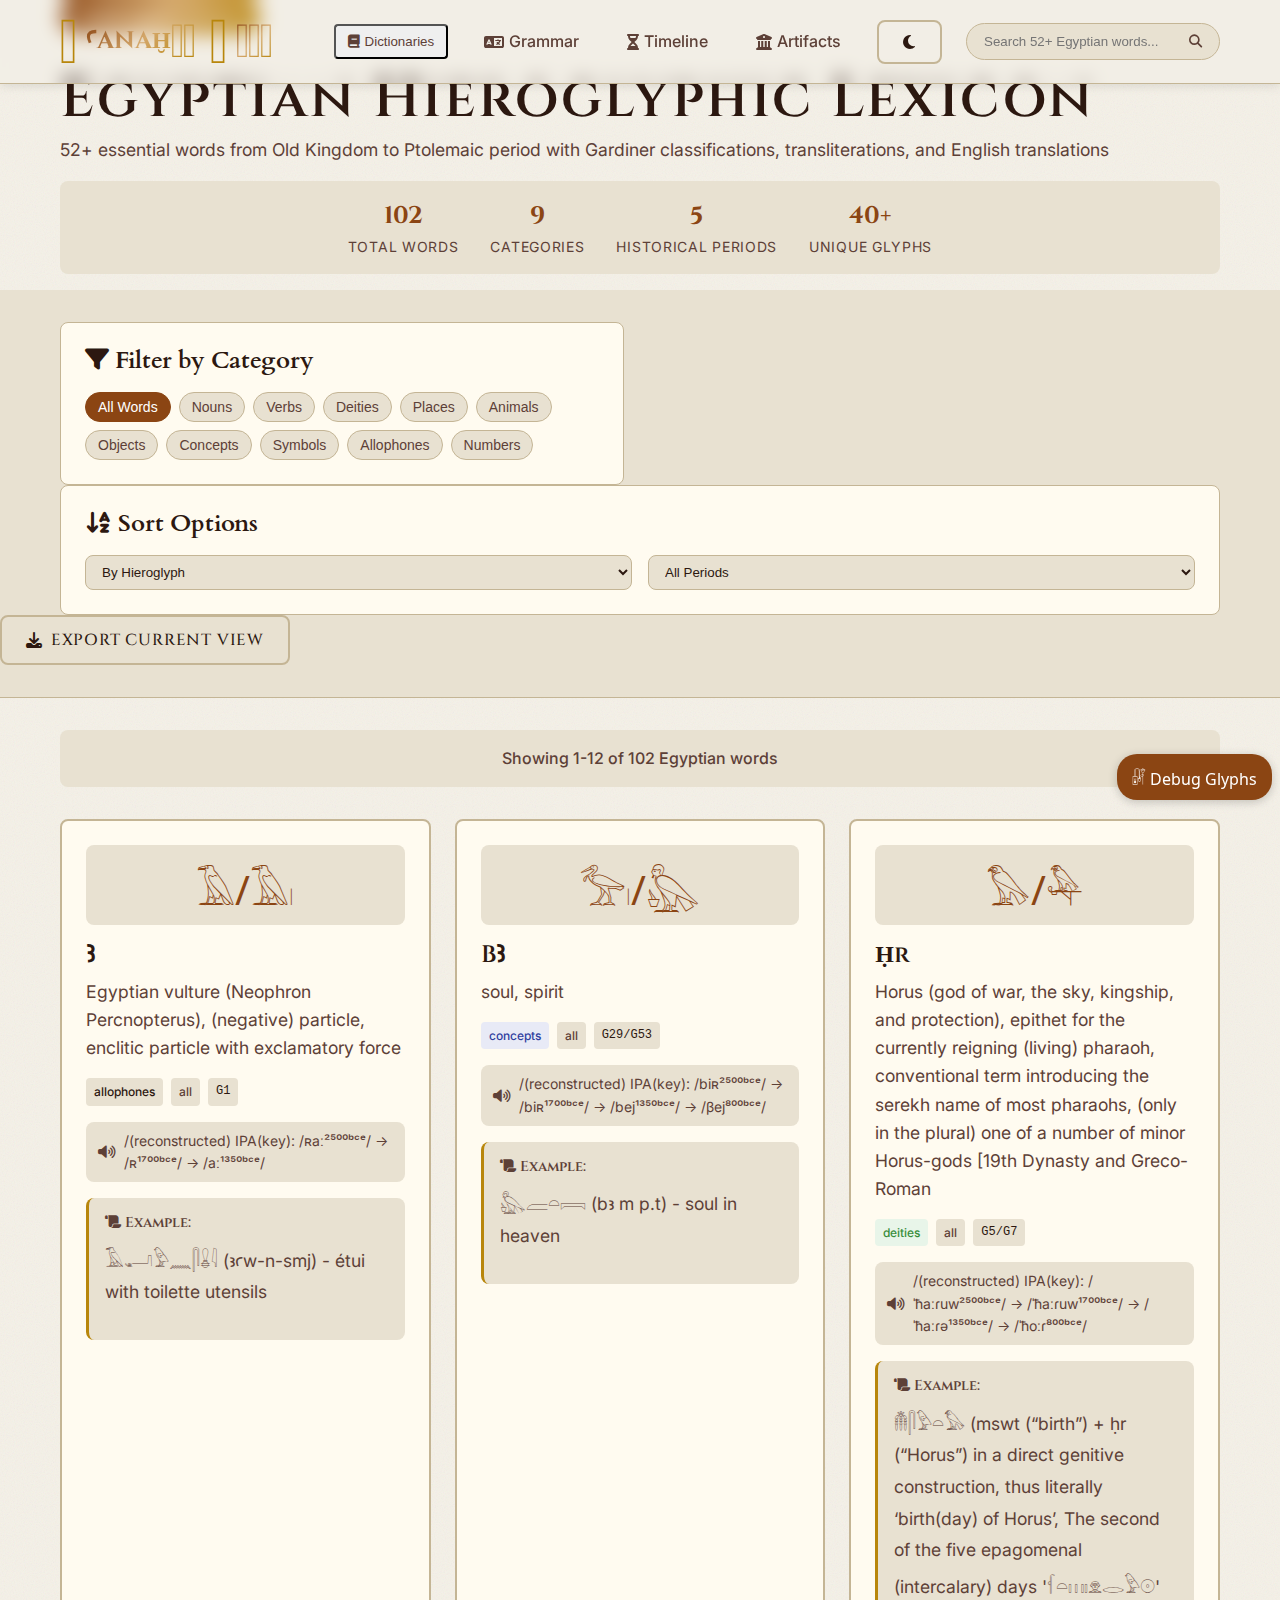
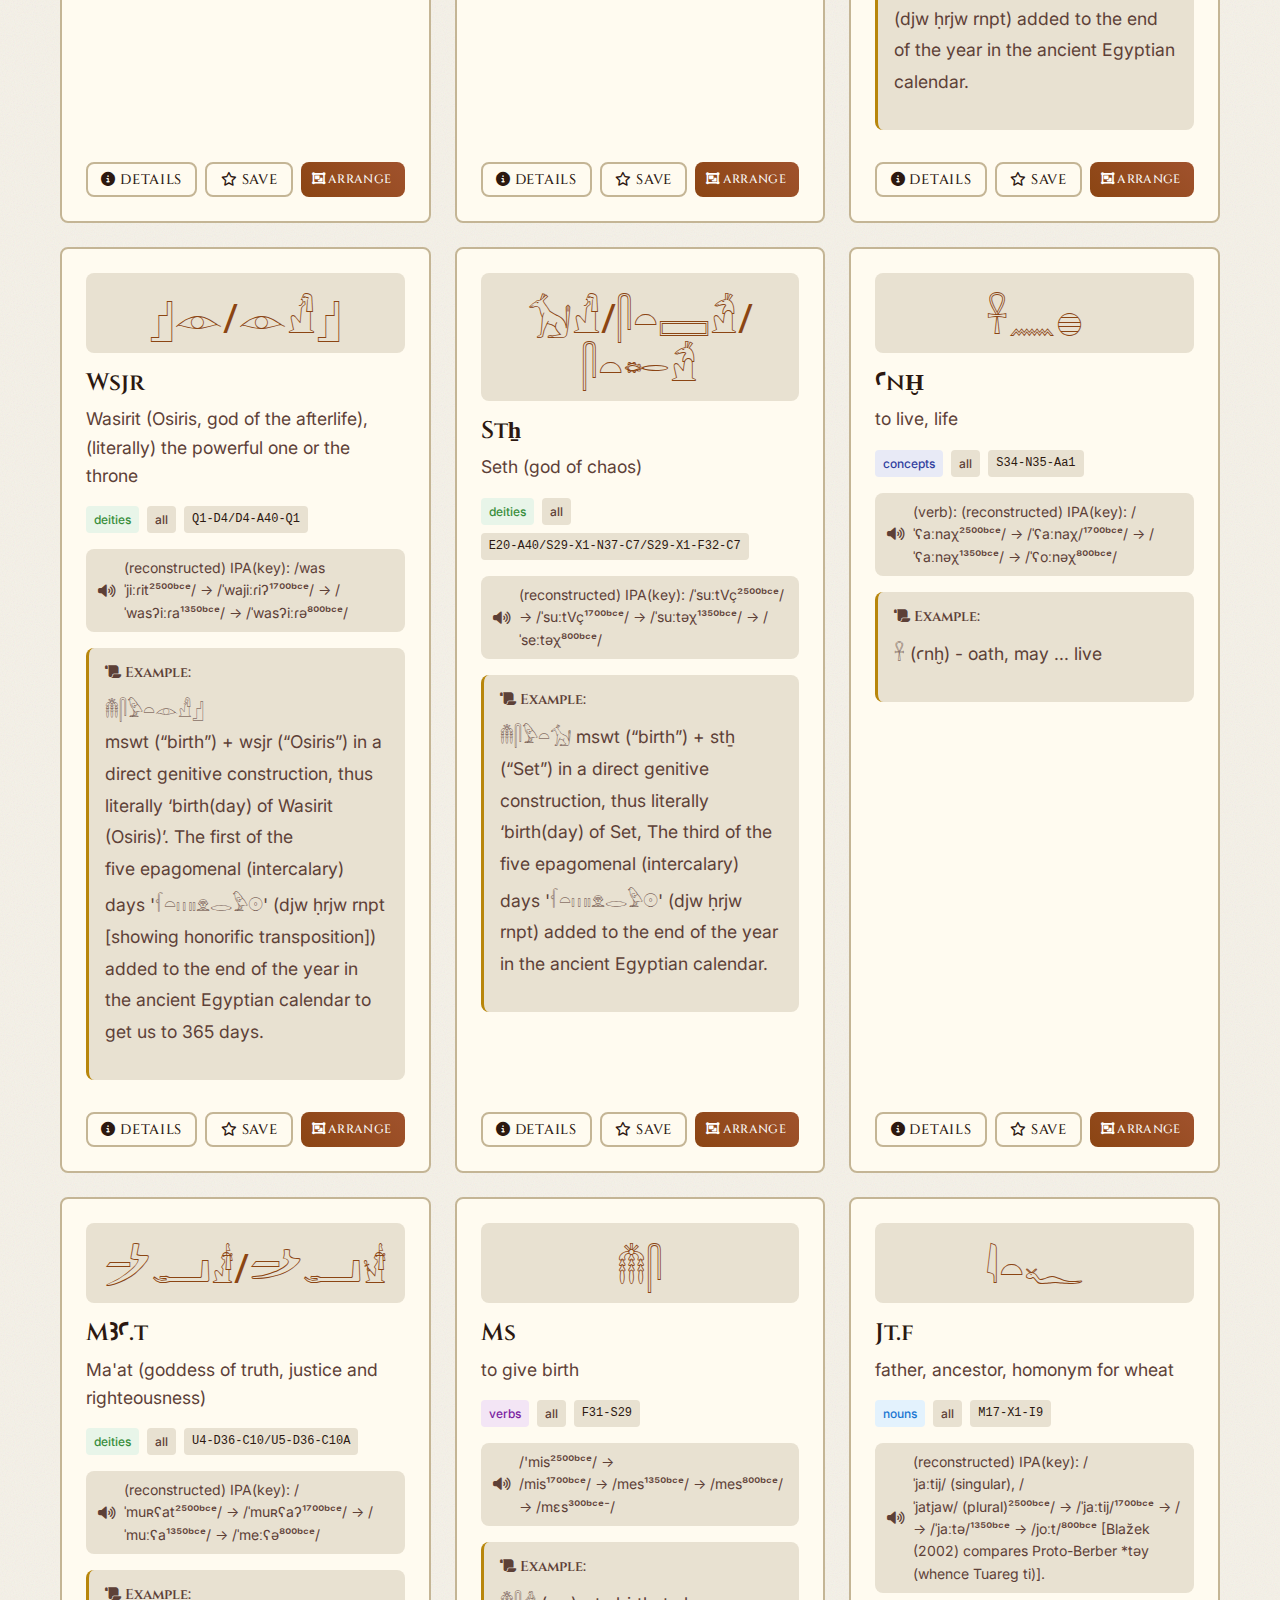
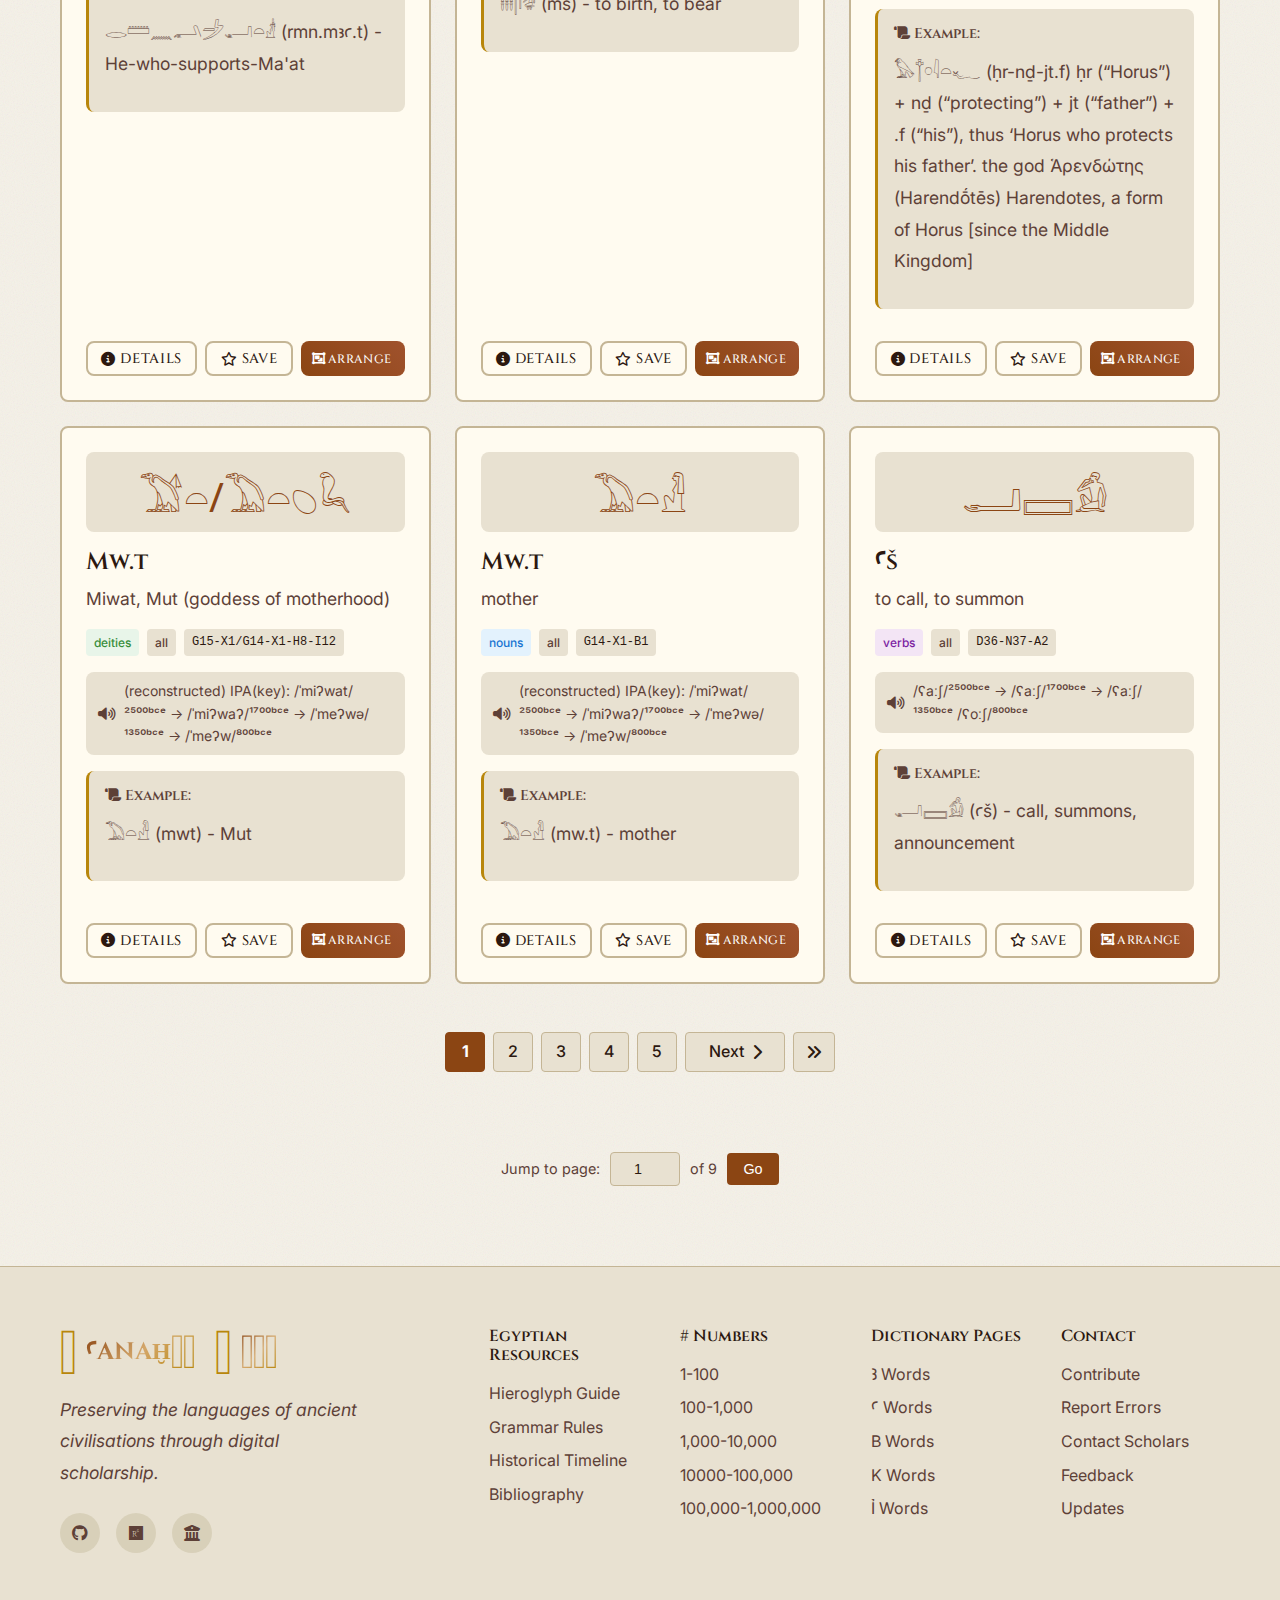
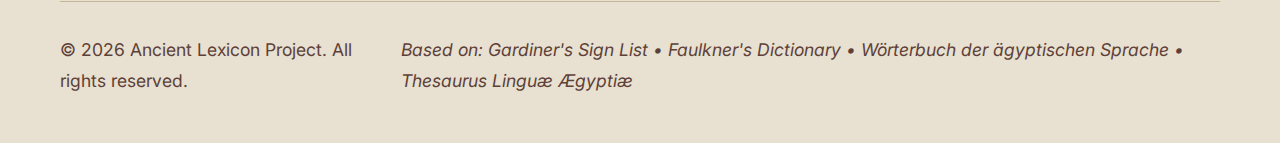
<file: my-website/backups/2026-02-17/anakh11.html>
<!DOCTYPE html>
<html lang="en">
<head>
    <meta charset="UTF-8">
    <meta name="viewport" content="width=device-width, initial-scale=1.0">
    <title>Egyptian Dictionary | ꜤANAḪ𓊹𓊹</title>
    <meta name="description" content="Complete Egyptian hieroglyphic dictionary with translations and pronunciations">
    
    <!-- Fonts -->
    <link rel="preconnect" href="https://fonts.googleapis.com">
    <link rel="preconnect" href="https://fonts.gstatic.com" crossorigin>
    <link href="https://fonts.googleapis.com/css2?family=Cinzel:wght@400;500;600;700&family=Inter:wght@300;400;500;600&family=Cardo:wght@400;700&display=swap" rel="stylesheet">
    
    <!-- Icons -->
    <link rel="stylesheet" href="https://cdnjs.cloudflare.com/ajax/libs/font-awesome/6.4.0/css/all.min.css">
    
    <!-- CSS -->
    <link rel="stylesheet" href="styles.css">
    
    <!-- FIXED: Critical inline CSS for dictionary layout -->
    <style>
     /* =============== EGYPTIAN DICTIONARY IMPROVEMENTS =============== */

/* Improved word cards grid */
.words-grid {
    display: grid;
    grid-template-columns: repeat(auto-fill, minmax(300px, 1fr));
    gap: 1.5rem;
    margin: 2rem 0;
}

.word-card {
    background: var(--card-bg);
    border: 2px solid var(--border-color);
    border-radius: var(--radius);
    padding: 1.5rem;
    transition: all 0.3s ease;
    display: flex;
    flex-direction: column;
    height: 100%;
}

.word-card:hover {
    border-color: var(--primary-color);
    box-shadow: 0 8px 25px rgba(139, 69, 19, 0.2);
    transform: translateY(-5px);
}

.hieroglyph-display {
    font-family: 'Segoe UI Historic', 'Noto Sans Egyptian Hieroglyphs', sans-serif;
    font-size: 2.5rem;
    color: var(--primary-color);
    text-align: center;
    margin-bottom: 1rem;
    min-height: 60px;
    display: flex;
    align-items: center;
    justify-content: center;
    background: var(--bg-secondary);
    border-radius: var(--radius);
    padding: 1rem;
    line-height: 1.2;
}

/* Enhanced Glyph Debugger Animations */
#glyphDebugPanel {
    animation: slideIn 0.3s ease;
}

@keyframes slideIn {
    from {
        opacity: 0;
        transform: translate(-50%, -60%);
    }
    to {
        opacity: 1;
        transform: translate(-50%, -50%);
    }
}

/* Edit mode highlight */
#editSection {
    animation: fadeIn 0.3s ease;
}

@keyframes fadeIn {
    from { opacity: 0; }
    to { opacity: 1; }
}

@keyframes slideIn {
    from {
        opacity: 0;
        transform: translate(-50%, -60%);
    }
    to {
        opacity: 1;
        transform: translate(-50%, -50%);
    }
}

.word-content {
    flex: 1;
}

.transliteration {
    font-family: 'Cinzel', serif;
    font-size: 1.5rem;
    margin-bottom: 0.5rem;
    color: var(--text-primary);
}

.translation {
    color: var(--text-secondary);
    margin-bottom: 1rem;
    line-height: 1.6;
}

.word-meta {
    display: flex;
    flex-wrap: wrap;
    gap: 0.5rem;
    margin-bottom: 1rem;
}

/* Category color coding */
.category-tag.nouns { background: #e3f2fd; color: #1976d2; }
.category-tag.verbs { background: #f3e5f5; color: #7b1fa2; }
.category-tag.deities { background: #e8f5e9; color: #388e3c; }
.category-tag.places { background: #fff3e0; color: #f57c00; }
.category-tag.animals { background: #e8f5e9; color: #2e7d32; }
.category-tag.objects { background: #fce4ec; color: #c2185b; }
.category-tag.concepts { background: #e8eaf6; color: #303f9f; }
.category-tag.symbols { background: #f3e5f5; color: #7b1fa2; }
.category-tag.adjectives { background: #fff3e0; color: #f57c00; }
.category-tag.royalty { background: #fce4ec; color: #c2185b; }
.category-tag.nature { background: #e8f5e9; color: #388e3c; }

[data-theme="dark"] .category-tag.nouns { background: #1e3a5f; color: #90caf9; }
[data-theme="dark"] .category-tag.verbs { background: #3e2d4d; color: #ce93d8; }
[data-theme="dark"] .category-tag.deities { background: #1b3e2c; color: #81c784; }
[data-theme="dark"] .category-tag.places { background: #3d2e1a; color: #ffb74d; }
[data-theme="dark"] .category-tag.animals { background: #1b3e2c; color: #81c784; }
[data-theme="dark"] .category-tag.objects { background: #3d1e2d; color: #f48fb1; }
[data-theme="dark"] .category-tag.concepts { background: #2d2e5f; color: #9fa8da; }
[data-theme="dark"] .category-tag.symbols { background: #3e2d4d; color: #ce93d8; }
[data-theme="dark"] .category-tag.adjectives { background: #3d2e1a; color: #ffb74d; }
[data-theme="dark"] .category-tag.royalty { background: #3d1e2d; color: #f48fb1; }
[data-theme="dark"] .category-tag.nature { background: #1b3e2c; color: #81c784; }

.period-tag {
    background: var(--bg-tertiary);
    color: var(--text-secondary);
    padding: 4px 8px;
    border-radius: 4px;
    font-size: 0.75rem;
}

.gardiner-code {
    background: var(--bg-secondary);
    color: var(--text-primary);
    padding: 4px 8px;
    border-radius: 4px;
    font-size: 0.75rem;
    font-family: monospace;
}

.pronunciation {
    background: var(--bg-secondary);
    padding: 8px 12px;
    border-radius: var(--radius);
    margin: 1rem 0;
    font-size: 0.875rem;
    color: var(--text-secondary);
    display: flex;
    align-items: center;
    gap: 8px;
}

.btn-sm {
    padding: 6px 12px;
    font-size: 0.875rem;
    flex: 1 1 auto;
    min-width: 70px;
    white-space: nowrap;
    display: inline-flex;
    align-items: center;
    justify-content: center;
    gap: 4px;
}

.btn-sm {
    padding: 6px 12px;
    font-size: 0.875rem;
    flex: 1;
}

/* Page info display */
.page-info-top {
    background: var(--bg-secondary);
    padding: 1rem;
    border-radius: var(--radius);
    margin: 1rem 0;
    text-align: center;
    font-weight: 500;
    color: var(--text-secondary);
}

/* Filter buttons active state */
.filter-btn.active {
    background: var(--primary-color);
    color: white;
    border-color: var(--primary-color);
}

/* Modal styles */
.word-modal {
    position: fixed;
    top: 0;
    left: 0;
    right: 0;
    bottom: 0;
    background: rgba(0, 0, 0, 0.8);
    backdrop-filter: blur(5px);
    display: flex;
    align-items: center;
    justify-content: center;
    z-index: 10000;
    opacity: 0;
    visibility: hidden;
    transition: opacity 0.3s ease, visibility 0.3s ease;
}

.word-modal.show {
    opacity: 1;
    visibility: visible;
}

.word-modal .modal-content {
    background: var(--card-bg);
    border-radius: var(--radius);
    max-width: 600px;
    width: 90%;
    max-height: 90vh;
    overflow-y: auto;
    position: relative;
    transform: translateY(20px);
    transition: transform 0.3s ease;
    border: 2px solid var(--primary-color);
}

.word-modal.show .modal-content {
    transform: translateY(0);
}

.modal-close {
    position: absolute;
    top: 15px;
    right: 15px;
    font-size: 1.5rem;
    cursor: pointer;
    color: var(--text-secondary);
    background: none;
    border: none;
    width: 40px;
    height: 40px;
    border-radius: 50%;
    display: flex;
    align-items: center;
    justify-content: center;
    transition: all 0.3s ease;
}

.modal-close:hover {
    background: var(--bg-secondary);
    color: var(--text-primary);
}

.word-detail-header {
    display: flex;
    gap: 2rem;
    padding: 2rem;
    border-bottom: 1px solid var(--border-color);
    align-items: center;
}

.word-glyph-large {
    font-size: 4rem;
    color: var(--primary-color);
    font-family: 'Segoe UI Historic', 'Noto Sans Egyptian Hieroglyphs', sans-serif;
    background: var(--bg-secondary);
    border-radius: var(--radius);
    padding: 1rem;
    min-width: 120px;
    text-align: center;
}

.word-detail-info {
    flex: 1;
}

.word-detail-info h2 {
    font-size: 2rem;
    margin-bottom: 0.5rem;
}

.word-detail-info h3 {
    font-size: 1.25rem;
    color: var(--text-secondary);
    margin-bottom: 1rem;
    font-weight: 400;
}

.word-detail-meta {
    display: flex;
    gap: 0.5rem;
    flex-wrap: wrap;
}

.word-detail-body {
    padding: 2rem;
}

.detail-section {
    margin-bottom: 1.5rem;
}

.detail-section h4 {
    font-size: 1rem;
    margin-bottom: 0.5rem;
    color: var(--primary-color);
    text-transform: uppercase;
    letter-spacing: 0.05em;
    display: flex;
    align-items: center;
    gap: 8px;
}

.detail-section p {
    margin: 0;
    color: var(--text-primary);
}

/* No results styling */
.no-results {
    text-align: center;
    padding: 4rem 2rem;
    color: var(--text-secondary);
    grid-column: 1 / -1;
}

.no-results i {
    font-size: 4rem;
    margin-bottom: 1rem;
    opacity: 0.5;
}

/* Debug button */
#hieroglyphDebugBtn {
    position: fixed;
    bottom: 100px;
    right: 8px;
    padding: 10px 15px;
    background: #8b4513;
    color: white;
    border: none;
    border-radius: 20px;
    cursor: pointer;
    z-index: 9999;
    font-family: 'Noto Sans Egyptian Hieroglyphs', Arial, sans-serif;
    font-size: 16px;
    box-shadow: 0 2px 10px rgba(0,0,0,0.2);
    transition: all 0.3s ease;
}

#hieroglyphDebugBtn:hover {
    background: #a0522d;
    transform: translateY(-2px);
    box-shadow: 0 6px 16px rgba(0,0,0,0.3);
}

/* Pagination styles */
.pagination {
    display: flex;
    justify-content: center;
    align-items: center;
    gap: 0.5rem;
    margin-top: 2rem;
    padding: 1rem;
}

.page-link {
    padding: 8px 12px;
    background: var(--bg-secondary);
    color: var(--text-primary);
    border: 1px solid var(--border-color);
    border-radius: 4px;
    text-decoration: none;
    cursor: pointer;
    transition: all 0.3s ease;
    display: flex;
    align-items: center;
    gap: 5px;
}

.page-link:hover {
    background: var(--primary-color);
    color: white;
    border-color: var(--primary-color);
}

.page-link.current {
    background: var(--primary-color);
    color: white;
    border-color: var(--primary-color);
    font-weight: bold;
}

.page-link.prev, .page-link.next {
    padding: 8px 15px;
}

/* Statistics display */
.dictionary-stats {
    display: flex;
    justify-content: center;
    gap: 2rem;
    margin: 1rem 0;
    padding: 1rem;
    background: var(--bg-secondary);
    border-radius: var(--radius);
    flex-wrap: wrap;
}

.stat-item {
    text-align: center;
}

.stat-number {
    font-size: 1.5rem;
    font-weight: bold;
    color: var(--primary-color);
}

.stat-label {
    font-size: 0.875rem;
    color: var(--text-secondary);
}

/* =============== HIEROGLYPH ARRANGEMENT EDITOR STYLES =============== */
/* Switch toggle for grid snapping */
.switch {
  position: relative;
  display: inline-block;
  width: 50px;
  height: 24px;
}

.switch input {
  opacity: 0;
  width: 0;
  height: 0;
}

.slider {
  position: absolute;
  cursor: pointer;
  top: 0;
  left: 0;
  right: 0;
  bottom: 0;
  background-color: #ccc;
  transition: .4s;
  border-radius: 24px;
}

.slider:before {
  position: absolute;
  content: "";
  height: 16px;
  width: 16px;
  left: 4px;
  bottom: 4px;
  background-color: white;
  transition: .4s;
  border-radius: 50%;
}

input:checked + .slider {
  background-color: var(--primary-color);
}

input:checked + .slider:before {
  transform: translateX(26px);
}

.hieroglyph-arrangement {
    position: relative;
    display: inline-block;
    width: 100px;
    height: 60px;
}

.arranged-glyph {
    transition: all 0.3s ease;
}

.hieroglyph-display .hieroglyph-arrangement {
    width: 100px !important;
    height: 60px !important;
    display: flex;
    align-items: center;
    justify-content: center;
}

.word-card:hover .arranged-glyph {
    transform: translateZ(0) scale(1.05);
}

/* =============== EDITOR CANVAS - SINGLE CLEAN DEFINITION =============== */
#editorCanvas {
    min-height: 300px;
    position: relative; /* CRITICAL - needed for absolute positioning of children */
    margin-bottom: 20px;
    overflow: auto;
    background: #fcf8f3;
    background-image: 
        linear-gradient(rgba(139, 69, 19, 0.05) 1px, transparent 1px),
        linear-gradient(90deg, rgba(139, 69, 19, 0.05) 1px, transparent 1px);
    background-size: 20px 20px;
    background-position: center center;
    box-shadow: inset 0 0 30px rgba(139, 69, 19, 0.1);
    border: 2px solid #d4b48c;
    border-radius: 8px;
}

/* Editor glyph styles - clean definition */
.editor-glyph {
    position: absolute; /* CRITICAL - this must be absolute */
    cursor: move;
    user-select: none;
    font-family: 'Noto Sans Egyptian Hieroglyphs', sans-serif;
    background: rgba(255, 248, 240, 0.95);
    border: 2px solid #8b4513;
    border-radius: 8px;
    box-shadow: 0 4px 12px rgba(0, 0, 0, 0.15);
    color: #2c1e0e;
    padding: 8px;
    transition: all 0.2s ease;
    backdrop-filter: blur(2px);
    min-width: 40px;
    min-height: 40px;
    display: flex;
    align-items: center;
    justify-content: center;
    z-index: 5;
}

.editor-glyph:hover {
    background: #fff8e7;
    border-color: #c17b4c;
    box-shadow: 0 6px 16px rgba(139, 69, 19, 0.25);
    transform: scale(1.02);
    z-index: 10;
}

.editor-glyph.selected {
    border: 3px solid #4a90e2 !important;
    box-shadow: 0 0 0 3px rgba(74, 144, 226, 0.3), 0 6px 16px rgba(139, 69, 19, 0.25) !important;
    background: #fff5e6 !important;
    z-index: 20;
}

/* Notification */
#customNotification {
    position: fixed;
    top: 20px;
    right: 20px;
    padding: 15px 20px;
    border-radius: 6px;
    color: white;
    font-weight: 500;
    z-index: 10001;
    box-shadow: 0 4px 12px rgba(0,0,0,0.15);
    display: none;
    transition: all 0.3s ease;
}

.arrangement-btn i {
    font-size: 12px;
    width: 10px;
    height: 10px;
    display: flex;
    align-items: center;
    justify-content: center;
}

.arrangement-btn span {
    font-size: 12px;
    font-weight: 500;
    letter-spacing: 0.3px;
}

.arrangement-btn {
    background: linear-gradient(45deg, #8b4513, #a0522d);
    color: white;
    border: none;
    display: inline-flex;
    align-items: center;
    justify-content: center;
    gap: 4px;
    position: relative; /* For the indicator positioning */
}

.arrangement-btn:hover {
    background: linear-gradient(45deg, #a0522d, #b5651d);
    color: white;
}

/* Make sure the indicator is positioned correctly */
.arrangement-indicator {
    position: absolute;
    top: -4px;
    right: -4px;
    background: #4CAF50;
    color: white;
    border-radius: 50%;
    width: 16px;
    height: 16px;
    font-size: 10px;
    display: flex;
    align-items: center;
    justify-content: center;
    animation: pulse 2s infinite;
    box-shadow: 0 2px 4px rgba(0,0,0,0.2);
}

@keyframes pulse {
    0% { transform: scale(1); }
    50% { transform: scale(1.1); }
    100% { transform: scale(1); }
}

/* Searchable glyph palette */
.glyph-palette-search {
    width: 100%;
    padding: 10px;
    margin-bottom: 12px;
    border: 2px solid #d4b48c;
    border-radius: 6px;
    font-family: 'Noto Sans Egyptian Hieroglyphs', sans-serif;
    font-size: 16px;
    background: #fff9f2;
    color: #2c1e0e;
}

.glyph-palette-search:focus {
    outline: none;
    border-color: #8b4513;
    box-shadow: 0 0 0 2px rgba(139, 69, 19, 0.2);
}

/* Individual glyph action buttons */
.glyph-actions {
    position: absolute;
    top: -10px;
    right: -10px;
    display: flex;
    gap: 4px;
    opacity: 0;
    transition: opacity 0.2s ease;
    z-index: 10;
}

.editor-glyph:hover .glyph-actions {
    opacity: 1;
}

.glyph-action-btn {
    width: 24px;
    height: 24px;
    border-radius: 50%;
    border: none;
    background: white;
    color: #2c1e0e;
    font-size: 12px;
    display: flex;
    align-items: center;
    justify-content: center;
    cursor: pointer;
    box-shadow: 0 2px 6px rgba(0,0,0,0.15);
    transition: all 0.2s ease;
}

.glyph-action-btn.duplicate {
    background: #4a90e2;
    color: white;
}

.glyph-action-btn.duplicate:hover {
    background: #357abd;
    transform: scale(1.1);
}

.glyph-action-btn.remove {
    background: #c0392b;
    color: white;
}

.glyph-action-btn.remove:hover {
    background: #a93226;
    transform: scale(1.1);
}

.word-footer {
    display: flex;
    gap: 0.5rem;
    margin-top: auto;
    flex-wrap: wrap; /* Allow buttons to wrap on small screens */
}

.btn-sm {
    padding: 6px 12px;
    font-size: 0.875rem;
    flex: 1 1 auto; /* Flexible basis, allows shrinking */
    min-width: 70px; /* Minimum width to prevent buttons from becoming too small */
    white-space: nowrap; /* Keep text on one line */
    display: inline-flex;
    align-items: center;
    justify-content: center;
    gap: 4px;
}

/* Add media query for very small screens */
@media (max-width: 480px) {
    .btn-sm {
        flex: 1 1 100%; /* Full width on very small screens */
        white-space: normal; /* Allow text to wrap if needed */
        padding: 8px 12px; /* Slightly larger touch target */
    }
    
    .word-footer {
        gap: 0.25rem;
    }
}
/* Tablet screens */
@media (min-width: 481px) and (max-width: 768px) {
    .btn-sm {
        flex: 1 1 calc(33.333% - 0.25rem); /* Three buttons per row */
        font-size: 0.8rem; /* Slightly smaller text */
        padding: 6px 8px;
    }
    
    .btn-sm .btn-text {
        display: inline-block; /* Keep text visible */
    }
}

/* Small desktop screens */
@media (min-width: 769px) and (max-width: 1024px) {
    .btn-sm {
        flex: 1 1 auto;
        padding: 6px 10px;
        font-size: 0.85rem;
    }
}

/* Ensure the word card has proper padding on all screens */
.word-card {
    padding: 1.5rem;
}

@media (max-width: 480px) {
    .word-card {
        padding: 1rem; /* Slightly less padding on mobile */
    }
}
    </style>
    
    <link rel="icon" type="image/svg+xml" href="data:image/svg+xml,<svg xmlns=%22http://www.w3.org/2000/svg%22 viewBox=%220 0 100 100%22><text y=%22.9em%22 font-size=%2290%22>𓋹</text></svg>">
</head>
<body>
    <!-- =============== EGYPTIAN NAVIGATION TEMPLATE =============== -->

<nav class="navbar" aria-label="Main navigation">
    <div class="container nav-container">
        <!-- Egyptian-first logo layout -->
        <div style="display: flex; align-items: center; gap: 15px;">
            <a href="index.html" class="logo" aria-label="Ancient Lexicon Egyptian Home">
                <span class="logo-icon" aria-hidden="true">𓋹</span>
                <span class="logo-text">ꜤANAḪ𓊹𓊹</span>
            </a>
            <a href="anakh11_sumerian.html" class="logo" aria-label="Ancient Lexicon Sumerian Home">
                <span class="logo-icon" aria-hidden="true">𒆠</span>
                <span class="logo-text">𒀭𒊺𒉀</span>
            </a>
        </div>
        
        <div class="nav-links">
            <!-- Dictionaries Dropdown -->
            <div class="nav-dropdown">
                <button class="nav-link" aria-expanded="false" aria-controls="dictionaries-dropdown">
                    <i class="fas fa-book" aria-hidden="true"></i> Dictionaries
                </button>
                <div class="dropdown-content" id="dictionaries-dropdown">
                    <a href="anakh11.html" class="active"><i class="fas fa-eye" aria-hidden="true"></i> Egyptian</a>
                    <a href="anakh11_sumerian.html"><i class="fas fa-tablet" aria-hidden="true"></i> Sumerian</a>
                    <a href="hieroglyphs.html"><i class="fas fa-feather-alt" aria-hidden="true"></i> Hieroglyphs</a>
                    <a href="cuneiform.html"><i class="fas fa-monument" aria-hidden="true"></i> Cuneiform</a>
                </div>
            </div>
            
            <!-- Standard Links -->
            <a href="grammar.html" class="nav-link">
                <i class="fas fa-language" aria-hidden="true"></i> Grammar
            </a>
            <a href="timeline.html" class="nav-link">
                <i class="fas fa-hourglass-half" aria-hidden="true"></i> Timeline
            </a>
            <a href="artifacts.html" class="nav-link">
                <i class="fas fa-museum" aria-hidden="true"></i> Artifacts
            </a>
            
            <!-- Theme Toggle -->
            <button class="btn btn-outline" id="themeToggle" aria-label="Toggle dark/light mode">
                <i class="fas fa-moon" aria-hidden="true"></i>
            </button>
            
            <!-- Search -->
            <div class="search-container">
                <input type="text" id="searchInput" placeholder="Search 52+ Egyptian words..." 
                       aria-label="Search Egyptian words">
                <button id="searchBtn" aria-label="Search">
                    <i class="fas fa-search" aria-hidden="true"></i>
                </button>
            </div>
        </div>
        
        <!-- Mobile Menu Button -->
        <button class="mobile-menu-btn" aria-label="Open mobile menu" aria-expanded="false">
            <i class="fas fa-bars" aria-hidden="true"></i>
        </button>
    </div>
</nav>

    <!-- Page Header -->
    <section class="page-header">
        <div class="container">
            <div class="header-content">
                <span class="badge">𓂀 Middle Egyptian Dictionary</span>
                <h1>Egyptian Hieroglyphic Lexicon</h1>
                <p class="header-subtitle">
                    52+ essential words from Old Kingdom to Ptolemaic period with Gardiner classifications, 
                    transliterations, and English translations
                </p>
            </div>
        </div>
    </section>

    <!-- Dictionary Statistics -->
    <div class="container">
        <div class="dictionary-stats">
            <div class="stat-item">
                <div class="stat-number" id="totalWords">52</div>
                <div class="stat-label">Total Words</div>
            </div>
            <div class="stat-item">
                <div class="stat-number">9</div>
                <div class="stat-label">Categories</div>
            </div>
            <div class="stat-item">
                <div class="stat-number">5</div>
                <div class="stat-label">Historical Periods</div>
            </div>
            <div class="stat-item">
                <div class="stat-number">40+</div>
                <div class="stat-label">Unique Glyphs</div>
            </div>
        </div>
    </div>

    <!-- IMPROVED: Dictionary Tools with working filters -->
    <section class="dictionary-tools">
        <div class="container">
            <div class="tools-grid">
                <!-- Filter section -->
                <div class="tool-card">
                    <h3><i class="fas fa-filter"></i> Filter by Category</h3>
                    <div class="category-filters">
                        <button class="filter-btn active" data-category="all">All Words</button>
                        <button class="filter-btn" data-category="nouns">Nouns</button>
                        <button class="filter-btn" data-category="verbs">Verbs</button>
                        <button class="filter-btn" data-category="deities">Deities</button>
                        <button class="filter-btn" data-category="places">Places</button>
                        <button class="filter-btn" data-category="animals">Animals</button>
                        <button class="filter-btn" data-category="objects">Objects</button>
                        <button class="filter-btn" data-category="concepts">Concepts</button>
                        <button class="filter-btn" data-category="symbols">Symbols</button>
                        <button class="filter-btn" data-category="allophones">Allophones</button>
                        <button class="filter-btn" data-category="numbers">Numbers</button>
                    </div>
                    </div>
                </div>
                
                <!-- Sort section -->
                <div class="tool-card">
                    <h3><i class="fas fa-sort-alpha-down"></i> Sort Options</h3>
                    <div class="sort-options">
                        <select id="sortSelect">
                            <option value="hieroglyph">By Hieroglyph</option>
                            <option value="transliteration">By Transliteration (A-Z)</option>
                            <option value="translation">By Meaning (A-Z)</option>
                            <option value="gardiner">By Gardiner Sign</option>
                            <option value="category">By Category</option>
                        </select>
                        <select id="periodSelect">
                            <option value="all">All Periods</option>
                            <option value="old">Old Kingdom</option>
                            <option value="middle">Middle Kingdom</option>
                            <option value="new">New Kingdom</option>
                            <option value="late">Late Period</option>
                            <option value="ptolemaic">Ptolemaic</option>
                        </select>
                    </div>
                </div>
            </div>
            
            <!-- Export Button -->
            <div class="export-section">
                <button class="btn btn-outline" id="exportBtn">
                    <i class="fas fa-download"></i> Export Current View
                </button>
            </div>
        </div>
    </section>

    <!-- IMPROVED: Words container with proper grid layout -->
    <section class="words-section">
        <div class="container">
            <div id="pageInfo" class="page-info-top">
                Loading 52+ Egyptian words...
            </div>
            <div id="wordsContainer" class="words-grid">
                <!-- Words will be loaded here dynamically -->
            </div>
            
            <!-- Pagination -->
            <div id="pagination" class="pagination">
                <!-- Pagination will be rendered here dynamically -->
            </div>
            
            <!-- Page jump input -->
            <div class="page-jump-container" style="
                display: flex;
                justify-content: center;
                align-items: center;
                gap: 10px;
                margin-top: 1rem;
                padding: 1rem;
                flex-wrap: wrap;
            ">
                <span style="color: var(--text-secondary); font-size: 0.9rem;">Jump to page:</span>
                <input 
                    type="number" 
                    id="pageJumpInput" 
                    min="1" 
                    value="1" 
                    style="
                        width: 70px;
                        padding: 8px 12px;
                        border: 1px solid var(--border-color);
                        border-radius: 4px;
                        background: var(--bg-secondary);
                        color: var(--text-primary);
                        font-size: 0.9rem;
                        text-align: center;
                    "
                    aria-label="Page number to jump to"
                >
                <span id="totalPagesDisplay" style="color: var(--text-secondary); font-size: 0.9rem;"></span>
                <button 
                    id="pageJumpBtn" 
                    style="
                        padding: 8px 16px;
                        background: var(--primary-color);
                        color: white;
                        border: none;
                        border-radius: 4px;
                        cursor: pointer;
                        font-size: 0.9rem;
                        transition: all 0.3s ease;
                    "
                    onmouseover="this.style.background='var(--primary-dark)'"
                    onmouseout="this.style.background='var(--primary-color)'"
                >
                    Go
                </button>
            </div>
        </div>
    </section>

   <!-- =============== UPDATED FOOTER =============== -->
<footer class="footer" role="contentinfo">
    <div class="container">
        <div class="footer-content">
            <div class="footer-brand">
                <div style="display: flex; align-items: center; gap: 20px; flex-wrap: wrap;">
                    <a href="index.html" class="logo" style="margin: 0;">
                        <span class="logo-icon">𓋹</span>
                        <span class="logo-text">ꜤANAḪ𓊹𓊹</span>
                    </a>
                    <a href="anakh11_sumerian.html" class="logo" style="margin: 0;">
                        <span class="logo-icon">𒆠</span>
                        <span class="logo-text">𒀭𒊺𒉀</span>
                    </a>
                </div>
                <p class="footer-tagline">
                    Preserving the languages of ancient civilisations through digital scholarship.
                </p>
                <div class="footer-social">
                    <a href="#" class="social-link" aria-label="GitHub"><i class="fab fa-github" aria-hidden="true"></i></a>
                    <a href="#" class="social-link" aria-label="ResearchGate"><i class="fab fa-researchgate" aria-hidden="true"></i></a>
                    <a href="#" class="social-link" aria-label="University"><i class="fas fa-university" aria-hidden="true"></i></a>
                </div>
            </div>
            
            <div class="footer-links">
                <div class="footer-column">
                    <h4>Egyptian Resources</h4>
                    <a href="hieroglyphs.html">Hieroglyph Guide</a>
                    <a href="grammar.html">Grammar Rules</a>
                    <a href="timeline.html">Historical Timeline</a>
                    <a href="resources.html">Bibliography</a>
                </div>

                <div class="footer-column">
                    <h4># Numbers</h4>
                    <a href="numbers_1.html">1-100</a>
                    <a href="numbers_2.html">100-1,000</a>
                    <a href="numbers_3.html">1,000-10,000</a>
                    <a href="numbers_4.html">10000-100,000</a>
                    <a href="numbers_5.html">100,000-1,000,000</a>
                </div>
                
                <div class="footer-column">
                    <h4>Dictionary Pages</h4>
                    <a href="egyptian_1.html">Ꜣ Words</a>
                    <a href="egyptian_2.html">Ꜥ Words</a>
                    <a href="egyptian_3.html">B Words</a>
                    <a href="egyptian_4.html">K Words</a>
                    <a href="egyptian_5.html">Ỉ Words</a>
                </div>
                
                <div class="footer-column">
                    <h4>Contact</h4>
                    <a href="contact_1.html">Contribute</a>
                    <a href="contact_2.html">Report Errors</a>
                    <a href="contact_3.html">Contact Scholars</a>
                    <a href="contact_4.html">Feedback</a>
                    <a href="contact_5.html">Updates</a>
                </div>
            </div>
        </div>
        
        <div class="footer-bottom">
            <p>&copy; <span id="current-year">2026</span> Ancient Lexicon Project. All rights reserved.</p>
            <p class="tech-stack">
                Based on: Gardiner's Sign List • Faulkner's Dictionary • Wörterbuch der ägyptischen Sprache • Thesaurus Linguæ Ægyptiæ
            </p>
        </div>
    </div>
</footer>

    <!-- Back to Top Button -->
    <button id="backToTop" class="back-to-top" aria-label="Back to top">
        <i class="fas fa-chevron-up"></i>
    </button>

    <!-- =============== COMPLETE INTEGRATED SCRIPT =============== -->

<script>
    // =============== GLOBAL VARIABLES ===============
    let currentPage = 1;
    const itemsPerPage = 12;
    let filteredWords = [];
    let currentCategory = 'all';
    let currentPeriod = 'all';
    let currentSort = 'hieroglyph';

    // Global glyph selection variables
window.selectedGlyphElement = null;
window.selectedGlyphIndex = null;

// =============== URL PARAMETER PARSING FOR CROSS-PAGE SEARCH ===============
function parseUrlSearchParams() {
    const urlParams = new URLSearchParams(window.location.search);
    const searchQuery = urlParams.get('search');
    const categoryParam = urlParams.get('category');
    
    if (searchQuery) {
        // Set the search input value
        const searchInput = document.getElementById('searchInput');
        if (searchInput) {
            searchInput.value = searchQuery;
            
            // Also set category filter if provided
            if (categoryParam) {
                const categoryMap = {
                    'nouns': 'nouns',
                    'verbs': 'verbs',
                    'deities': 'deities',
                    'places': 'places',
                    'animals': 'animals',
                    'objects': 'objects',
                    'concepts': 'concepts',
                    'symbols': 'symbols',
                    'adjectives': 'adjectives',
                    'royalty': 'royalty',
                    'nature': 'nature',
                    'allophones': 'allophones',
                    'numbers': 'numbers',
                };
                
                if (categoryMap[categoryParam]) {
                    currentCategory = categoryMap[categoryParam];
                    
                    // Update active filter button
                    const filterButtons = document.querySelectorAll('.filter-btn');
                    filterButtons.forEach(btn => {
                        btn.classList.remove('active');
                        if (btn.dataset.category === currentCategory) {
                            btn.classList.add('active');
                        }
                    });
                }
            }
            
            // Trigger search
            setTimeout(() => {
                performEnhancedSearch();
            }, 100);
        }
    }
}

    // =============== EXPANDED EGYPTIAN DICTIONARY DATA ===============
    const egyptianWords = [
        // Original 13 words
        {
            id: 1,
            hieroglyph: "𓄿/𓄿𓏺",
            transliteration: "Ꜣ",
            translation: "Egyptian vulture (Neophron Percnopterus), (negative) particle, enclitic particle with exclamatory force",
            category: "allophones",
            period: "all",
            gardiner: "G1",
            pronunciation: "/(reconstructed) IPA(key): /ʀaː²⁵⁰⁰ᵇᶜᵉ/ → /ʀ¹⁷⁰⁰ᵇᶜᵉ/ → /aː¹³⁵⁰ᵇᶜᵉ/",
            examples: "𓄿𓂝𓅱𓈖𓋴𓏇𓇋 (ꜣꜥw-n-smj) - étui with toilette utensils",
            etymology: "Possibly from Proto-Afroasiatic *ʔay- (“bird of prey”).[1] Compare also Proto-Semitic *ʔayy- (“bird of prey”). ",
            notes: "",
            hieratic: "",
            demotic: "",
        },
        {
            id: 2,
            hieroglyph: "𓅡𓏺/𓅽",
            transliteration: "BꜢ",
            translation: "soul, spirit",
            category: "concepts",
            period: "all",
            gardiner: "G29/G53",
            pronunciation: "/(reconstructed) IPA(key): /biʀ²⁵⁰⁰ᵇᶜᵉ/ → /biʀ¹⁷⁰⁰ᵇᶜᵉ/ → /bej¹³⁵⁰ᵇᶜᵉ/ → /βej⁸⁰⁰ᵇᶜᵉ/",
            examples: "𓅽𓐝𓏏𓇯 (bꜣ m p.t) - soul in heaven"
        },
        {
            id: 3,
            hieroglyph: "𓅃/𓅆",
            transliteration: "Ḥr",
            translation: "Horus (god of war, the sky, kingship, and protection), epithet for the currently reigning (living) pharaoh, conventional term introducing the serekh name of most pharaohs, (only in the plural) one of a number of minor Horus-gods [19th Dynasty and Greco-Roman",
            category: "deities",
            period: "all",
            gardiner: "G5/G7",
            pronunciation: "/(reconstructed) IPA(key): /ˈħaːɾuw²⁵⁰⁰ᵇᶜᵉ/ → /ˈħaːɾuw¹⁷⁰⁰ᵇᶜᵉ/ → /ˈħaːɾə¹³⁵⁰ᵇᶜᵉ/ → /ˈħoːɾ⁸⁰⁰ᵇᶜᵉ/",
            etymology: "According to Loprieno, formed from a stem ḥaru- + the Proto-Afroasiatic nominative case marker *-u; in Egyptian, Proto-Afroasiatic case markers were generally lost, but *-u became a glide -w instead when the stem ended in a vowel.[1] The stem is probably related either to the preposition ḥr (“above”), with the theonym thus meaning ‘the One Above’, or to the verb ḥrj (“to be distant”), with the theonym meaning ‘the Distant One’, or to both.",
            descendants: "Coptic: ϩⲱⲣ (hōr), (in compounds) ϩⲁⲣ- (har-) → Ancient Greek: Ὧρος (Hôros), (in compounds) Ἁρ- (Har-) → Meroitic: 𐦠𐦫 (ar/⁠ara⁠/)",
            examples: " 𓅃𓃩𓌳𓁹𓏏 (mꜣꜣ.t-Ḥr.w-Stẖ) beholder of Haruw and Sawtah (Horus and Seth), an early title for the queen",
            examples: "𓄟𓋴𓅱𓏏𓅃 (mswt (“birth”) + ḥr (“Horus”) in a direct genitive construction, thus literally ‘birth(day) of Horus’, The second of the five epagomenal (intercalary) days '𓆳𓏏𓏥𓏤𓁷𓂋𓅱𓇳' (djw ḥrjw rnpt) added to the end of the year in the ancient Egyptian calendar.",
        },
        {            
            id: 4,
            hieroglyph: "𓊨𓁹/𓁹𓀭𓊨",
            transliteration: "wsjr",
            translation: "Wasirit (Osiris, god of the afterlife), (literally) the powerful one or the throne",
            category: "deities",
            period: "all",
            gardiner: "Q1-D4/D4-A40-Q1",
            pronunciation: "(reconstructed) IPA(key): /wasˈjiːɾit²⁵⁰⁰ᵇᶜᵉ/ → /ˈwajiːɾiʔ¹⁷⁰⁰ᵇᶜᵉ/ → /ˈwasʔiːɾa¹³⁵⁰ᵇᶜᵉ/ → /ˈwasʔiːɾə⁸⁰⁰ᵇᶜᵉ/",
            examples: "𓄟𓋴𓅱𓏏𓁹𓀭𓊨 mswt (“birth”) + wsjr (“Osiris”) in a direct genitive construction, thus literally ‘birth(day) of Wasirit (Osiris)’. The first of the five epagomenal (intercalary) days '𓆳𓏏𓏥𓏤𓁷𓂋𓅱𓇳' (djw ḥrjw rnpt [showing honorific transposition]) added to the end of the year in the ancient Egyptian calendar to get us to 365 days."
        },
        {
            id: 5,
            hieroglyph: "𓃩𓀭/𓋴𓏏𓈙𓁣/𓋴𓏏𓄡𓁣",
            transliteration: "stH̱",
            translation: "Seth (god of chaos)",
            category: "deities",
            period: "all",
            gardiner: "E20-A40/S29-X1-N37-C7/S29-X1-F32-C7",
            pronunciation: "(reconstructed) IPA(key): /ˈsuːtVç²⁵⁰⁰ᵇᶜᵉ/ → /ˈsuːtVç¹⁷⁰⁰ᵇᶜᵉ/ → /ˈsuːtəχ¹³⁵⁰ᵇᶜᵉ/ → /ˈseːtəχ⁸⁰⁰ᵇᶜᵉ/",
            descendants: "Coptic: ⲥⲏⲧ (sēt)",
            examples: "𓄟𓋴𓅱𓏏𓃩 mswt (“birth”) + stẖ (“Set”) in a direct genitive construction, thus literally ‘birth(day) of Set, The third of the five epagomenal (intercalary) days '𓆳𓏏𓏥𓏤𓁷𓂋𓅱𓇳' (djw ḥrjw rnpt) added to the end of the year in the ancient Egyptian calendar."
        },
        {
            id: 6,
            hieroglyph: "𓋹𓈖𓐍",
            transliteration: "ꜤnḪ",
            translation: "to live, life",
            category: "concepts",
            period: "all",
            gardiner: "S34-N35-Aa1",
            pronunciation: "(verb): (reconstructed) IPA(key): /ˈʕaːnaχ²⁵⁰⁰ᵇᶜᵉ/ → /ˈʕaːnaχ/¹⁷⁰⁰ᵇᶜᵉ/ → /ˈʕaːnəχ¹³⁵⁰ᵇᶜᵉ/ → /ˈʕoːnəχ⁸⁰⁰ᵇᶜᵉ/",
            examples: "𓋹 (ꜥnḫ) - oath, may ... live"
        },
        {
            id: 7,
            hieroglyph: "𓌶𓂝𓁦/𓌷𓂝𓁧",
            transliteration: "mꜢꜤ.t",
            translation: "Ma'at (goddess of truth, justice and righteousness)",
            category: "deities",
            period: "all",
            gardiner: "U4-D36-C10/U5-D36-C10A",
            pronunciation: "(reconstructed) IPA(key): /ˈmuʀʕat²⁵⁰⁰ᵇᶜᵉ/ → /ˈmuʀʕaʔ¹⁷⁰⁰ᵇᶜᵉ/ → /ˈmuːʕa¹³⁵⁰ᵇᶜᵉ/ → /ˈmeːʕə⁸⁰⁰ᵇᶜᵉ/",
            descendants: "Akhmimic Coptic: ⲙⲏⲉ (mēe), ⲙⲓⲉ (mie), Bohairic Coptic: ⲙⲏⲓ (mēi), ⲙⲉⲓ (mei), Fayyumic Coptic: ⲙⲉⲓ (mei), ⲙⲉⲉⲓ (meei), ⲙⲏⲓ (mēi), Lycopolitan Coptic: ⲙⲏⲉ (mēe), Old Coptic: ⲙⲉ (me), Sahidic Coptic: ⲙⲉ (me), ⲙⲉⲉ (mee), ⲙⲏⲉ (mēe)",
            examples: "𓂋𓏠𓈖𓂢𓌶𓂝𓏏𓁦 (rmn.mꜣꜥ.t) - He-who-supports-Ma'at"
        },
        {
            id: 8,
            hieroglyph: "𓄟𓋴",
            transliteration: "ms",
            translation: "to give birth",
            category: "verbs",
            period: "all",
            gardiner: "F31-S29",
            pronunciation: "/'mis²⁵⁰⁰ᵇᶜᵉ/ → /mis¹⁷⁰⁰ᵇᶜᵉ/ → /mes¹³⁵⁰ᵇᶜᵉ/ → /mes⁸⁰⁰ᵇᶜᵉ/ → /mɛs³⁰⁰ᵇᶜᵉ⁻/",
            examples: "𓄟𓋴𓁒 (ms) - to birth, to bear"
        },
        {
            id: 9,
            hieroglyph: "𓇋𓏏𓆑",
            transliteration: "jt.f",
            translation: "father, ancestor, homonym for wheat",
            category: "nouns",
            period: "all",
            gardiner: "M17-X1-I9",
            pronunciation: "(reconstructed) IPA(key): /ˈjaːtij/ (singular), /ˈjatjaw/ (plural)²⁵⁰⁰ᵇᶜᵉ/ → /ˈjaːtij/¹⁷⁰⁰ᵇᶜᵉ → /→ /ˈjaːtə/¹³⁵⁰ᵇᶜᵉ → /joːt/⁸⁰⁰ᵇᶜᵉ [Blaz̆ek (2002) compares Proto-Berber *təy (whence Tuareg ti)]. ",
            descendants: "Sahidic Coptic: ⲉⲓⲱⲧ (eiōt), Bohairic Coptic: ⲓⲱⲧ (iōt)",
            examples: "𓅃𓐩𓏌𓇋𓏏𓆑 (ḥr-nḏ-jt.f) ḥr (“Horus”) + nḏ (“protecting”) + jt (“father”) + .f (“his”), thus ‘Horus who protects his father’. the god Ἁρενδώτης (Harendṓtēs) Harendotes, a form of Horus [since the Middle Kingdom]"
        },
        {
            id: 10,
            hieroglyph: "𓅑𓏏/𓅐𓏏𓆇𓆗",
            transliteration: "mw.t",
            translation: "Miwat, Mut (goddess of motherhood)",
            category: "deities",
            period: "all",
            gardiner: "G15-X1/G14-X1-H8-I12",
            pronunciation: "(reconstructed) IPA(key): /ˈmiʔwat/²⁵⁰⁰ᵇᶜᵉ → /ˈmiʔwaʔ/¹⁷⁰⁰ᵇᶜᵉ → /ˈmeʔwə/¹³⁵⁰ᵇᶜᵉ → /ˈmeʔw/⁸⁰⁰ᵇᶜᵉ",
            examples: "𓅐𓏏𓁐 (mwt) - Mut"
        },
        {
            id: 11,
            hieroglyph: "𓅐𓏏𓁐",
            transliteration: "mw.t",
            translation: "mother",
            category: "nouns",
            period: "all",
            gardiner: "G14-X1-B1",
            pronunciation: "(reconstructed) IPA(key): /ˈmiʔwat/²⁵⁰⁰ᵇᶜᵉ → /ˈmiʔwaʔ/¹⁷⁰⁰ᵇᶜᵉ → /ˈmeʔwə/¹³⁵⁰ᵇᶜᵉ → /ˈmeʔw/⁸⁰⁰ᵇᶜᵉ",
            examples: "𓅐𓏏𓁐 (mw.t) - mother"
        },
        {
            id: 12,
            hieroglyph: "𓂝𓈙𓀁",
            transliteration: "Ꜥš",
            translation: "to call, to summon",
            category: "verbs",
            period: "all",
            gardiner: "D36-N37-A2",
            pronunciation: "/ʕaːʃ/²⁵⁰⁰ᵇᶜᵉ → /ʕaːʃ/¹⁷⁰⁰ᵇᶜᵉ → /ʕaːʃ/¹³⁵⁰ᵇᶜᵉ /ʕoːʃ/⁸⁰⁰ᵇᶜᵉ",
            examples: "𓂝𓈙𓀁 (ꜥš) - call, summons, announcement"
        },
        {
            id: 13,
            hieroglyph: "𓊹𓏤",
            transliteration: "nṮr",
            translation: "god, deity",
            category: "deities",
            period: "all",
            gardiner: "R8-Z1",
            pronunciation: "//ˈnaːcaɾ/²⁵⁰⁰ᵇᶜᵉ → /ˈnaːtaʔ/¹⁷⁰⁰ᵇᶜᵉ → /ˈnaːta/¹³⁵⁰ᵇᶜᵉ → /ˈnoːtə/⁸⁰⁰ᵇᶜᵉ",
            examples: "𓌃𓌃𓌃𓀁𓈖𓍿𓂋𓊹𓊹𓊹 (md.w nṯr.w) - hieroglyphs"
        },
        {
            id: 14,
            hieroglyph: "𓅱𓍑𓄿𓂀",
            transliteration: "wḎꜢ",
            translation: "Eye of Horus",
            category: "symbols",
            period: "all",
            gardiner: "G43-U28-G1-D10",
            pronunciation: "/(reconstructed) IPA(key): /waˈc'aʀt²⁵⁰⁰ᵇᶜᵉ/ → /waˈt͡ʃʼaʀt¹⁷⁰⁰ᵇᶜᵉ/ → /wəˈt͡ʃʼej(t)¹³⁵⁰ᵇᶜᵉ/ → /wəˈt͡ʃʼej(t)⁸⁰⁰ᵇᶜᵉ/",
            examples: "𓂀 (wḏꜣ) - Eye of Horus amulet"
        },
        {
            id: 15,
            hieroglyph: "𓅱𓍑𓄿𓇩",
            transliteration: "wḎꜢ",
            translation: "well-being, soundness",
            category: "nouns",
            period: "all",
            gardiner: "G43-U28-G1-M40",
            pronunciation: "/(reconstructed) IPA(key): /waˈc'aʀ²⁵⁰⁰ᵇᶜᵉ/ → /waˈt͡ʃʼaʀ¹⁷⁰⁰ᵇᶜᵉ/ → /wəˈt͡ʃʼej¹³⁵⁰ᵇᶜᵉ/ → /wəˈt͡ʃʼej⁸⁰⁰ᵇᶜᵉ/",
            examples: "𓋹𓍑𓋴 (Ꜥnḫ wḏꜣ snb) - may s/he be alive, sound and healthy"
        },
        
        // NEW WORDS ADDED BELOW (52 additional words = 67 total)
        
        // More Nouns
        {
            id: 16,
            hieroglyph: " 𓊪𓏏𓇯",
            transliteration: "pt",
            translation: "sky, heaven",
            category: "nature",
            period: "all",
            gardiner: "Q3-X1:N1",
            pronunciation: "(reconstructed) IPA(key): /pit²⁵⁰⁰ᵇᶜᵉ/ → /piʔ¹⁷⁰⁰ᵇᶜᵉ/ → /peʔ¹³⁵⁰ᵇᶜᵉ/ → /peʔ⁸⁰⁰ᵇᶜᵉ/",
            descendants: "Coptic: ⲡⲉ (pe) (Sahidic), ⲫⲉ (phe) (Bohairic), ⲡⲏ (pē) (Fayyumic, Akhmimic)",
            examples: "𓃂𓈗𓎟𓊖𓏏𓏤𓊹𓄤𓅱𓂧 𓊪𓏏𓇯𓇾𓌸𓇋𓇋𓅃 (wꜥb nb-nʾ.t nṯr-nfr wdi̯ tꜣ mr.y Ḥr.w) - The purified one, the lord of the city, the perfect god who set the sky and the Two Lands, the beloved of Haruw (Horus)"
        },
        {
            id: 17,
            hieroglyph: "𓈀𓈇𓈅",
            transliteration: "tꜢ",
            translation: "earth, land",
            category: "nature",
            period: "all",
            gardiner: "N16-N23-N21",
            pronunciation: "/taʀ²⁵⁰⁰ᵇᶜᵉ/ → /taʀ¹⁷⁰⁰ᵇᶜᵉ/ → /taʔ¹³⁵⁰ᵇᶜᵉ/ → /taʔ⁸⁰⁰ᵇᶜᵉ/",
            descendants: "→ Ancient Greek: Πτιμυρις (Ptimuris)",
            examples: "𓈀𓌸𓂋𓇋𓆴𓊖 (tꜣ mrꜣjy) the beloved land, another epithet of Egypt",
            note: "Traditionally read and analyzed as tꜣ + mrj, thus literally ‘beloved land’. However, in part due to the unusual writing of the latter word, alternative readings have recently been proposed, such as James P. Allen’s suggestion of tꜣ + mr, literally ‘land of the hoe’, later revised to ‘canal-land’,[1] or Timofey Shmakov’s 'tꜣ' + 'm' + 'rnpwt', literally ‘land in flowering’ (i.e. ‘Flowery/Blossomy Land’). In these cases, the 'j' in the word would not mark a separate consonant but rather a sound change of 'r' to 'j', as is otherwise common in words such as 'zwr'",
        },
        {
            id: 18,
            hieroglyph: "𓈀/𓅱𓇋",
            transliteration: "Ỉw",
            translation: "island",
            category: "nature",
            period: "all",
            gardiner: "N16/G43-M17",
            pronunciation: "/'jaːw²⁵⁰⁰ᵇᶜᵉ/ → /'jaw¹⁷⁰⁰ᵇᶜᵉ/ → /'jəw¹³⁵⁰ᵇᶜᵉ/ → /'joʔ⁸⁰⁰ᵇᶜᵉ/",
            examples: "𓈀𓈖𓈙𓈖𓏴𓂡𓊖 (Jw-nšn) the Island of Fury (Edfu Temple)/𓈀𓈖𓄓𓋴𓂋𓋴𓂋𓊮 (Jw-nsrsr) Island-of-fire (region of the nether-world); Island-of-fire (locality associated with Hermopolis)",

        },
        {
            id: 19,
            hieroglyph: "𓇼",
            transliteration: "sbꜢ",
            translation: "star, meteor, falling star",
            category: "nature",
            period: "all",
            gardiner: "N14",
            pronunciation: "(reconstructed) IPA(key): /ˈsiːbaʀ²⁵⁰⁰ᵇᶜᵉ/ → /ˈsiːbaʀ¹⁷⁰⁰ᵇᶜᵉ/ → /ˈsiːbə¹³⁵⁰ᵇᶜᵉ/ → /ˈsiːβ⁸⁰⁰ᵇᶜᵉ/",
            descendants: "Akhmimic Coptic: ⲥⲓⲟⲩ (siou), Bohairic Coptic: ⲥⲓⲟⲩ (siou), ⲥⲟⲩ- (sou-), Fayyumic Coptic: ⲥⲓⲟⲩ (siou), ⲥⲉⲩ (seu), ⲥⲓⲩ (siu), Old Coptic: ⲥⲟⲩ- (sou-), Sahidic Coptic: ⲥⲓⲟⲩ (siou), ⲥⲓⲟⲟⲩ (sioou), ⲥⲟⲩ- (sou-)",
            examples: "𓅮𓇼𓈍𓈖𓊖𓏏 (pꜣ-sbꜣ-ḫꜥ-n-njwt) (reconstructed Late Egyptian) IPA(key): /pəˈsiːβə χəʕənˈneːʔə¹³⁵⁰ᵇᶜᵉ/ stars appearing in the city (Thebes), a male given name of historical usage, notably borne by Psusennes I (Ψουσέννης), a pharaoh of the Twenty-First Dynasty"
        },
        {
            id: 20,
            hieroglyph: "𓇳𓏤𓂋𓂝/𓂋𓂝𓇳𓁜",
            transliteration: "rꜤ",
            translation: "sun, sun god Ra",
            category: "deities",
            period: "all",
            gardiner: "N5-Z1-D21-D36/D21-D36-N5-C2A",
            pronunciation: "(reconstructed) IPA(key): /ˈɾiːʕuw²⁵⁰⁰ᵇᶜᵉ/ → /ˈɾiːʕuw¹⁷⁰⁰ᵇᶜᵉ/ → /ˈɾeːʕə¹³⁵⁰ᵇᶜᵉ/ → /ɾeːʕ⁸⁰⁰ᵇᶜᵉ/",
            descendants: "→ Arabic: مِنْقَرَع (minqaraʕ), → Ancient Greek: Μυκερῖνος (Mukerînos), Μεγχέρης (Menkhérēs), → Latin: Mycerīnus",
            examples: "𓏠𓈖𓂓𓂓𓂓𓁜 - mn (“established”) + kꜣw (“life-forces”) + rꜥ (“Ra”) in two direct genitive constructions, thus ‘the established (one) of the life-forces of Ra’, a throne name notably borne by Menkaure ( 2550 BC - c. 2503), a pharaoh of the Fourth Dynasty"
        },
        {
            id: 21,
            hieroglyph: "𓇋𓏠𓈖𓁩",
            transliteration: "Ỉmn",
            translation: "Amun, a primeval god, personification of the hiddenness of the primeval waters, worshipped at Hermopolis as a member of the Ogdoad (literally the hidden god)",
            category: "deities",
            period: "new",
            gardiner: "M17-Y5-N35-C12",
            pronunciation: "(proper noun): (reconstructed) IPA(key): /jaˈmaːnuw²⁵⁰⁰ᵇᶜᵉ/ → /jaˈmaːnuw¹⁷⁰⁰ᵇᶜᵉ/ → /ʔaˈmaːnə¹³⁵⁰ᵇᶜᵉ/ → /ʔaˈmoːn⁸⁰⁰ᵇᶜᵉ/",
            etymology: "Is the origin of the word ammonia etc. The 'amine' sense is a recent innovation; see ammonia for more. Compare Arabic ء م ن (ʔ m n) and Hebrew א־מ־ן (ʾ-m-n). May also be the origin of 'amen'",
            examples: "𓅮𓏏𓏖𓎡𓈖𓎡𓇋𓏠𓈖𓎛𓈖𓂝𓇋𓏠𓈖𓏏𓅓𓎸𓍘𓊹𓊹𓊹𓈙𓎸𓅓𓊹𓊹𓊹𓅓𓈙𓆄𓅱𓋼𓋴𓈖 (pꜣ.t .k n .k ḥnꜥ Jmn.t mẖnm.tj nṯr.w šnm nṯr.w m š{j}w.sn) - You have your bread Yamanuw and Yamanut (Amun and Amunet) (you) two gods, who unite the gods to their shadow (protection)"
        },
        
        // Royalty and People
        {
            id: 22,
            hieroglyph: "𓉐𓉻/𓉐𓉻𓊹",
            transliteration: "pr-ꜤꜢ",
            translation: "pharaoh (great house), (shows an example of synecdoche/metonymy e.g.: the white house to refer to the president)",
            category: "royalty, place",
            period: "new",
            gardiner: "O1-O29-R8",
            pronunciation:"IPA(key): (reconstructed) IPA(key): /paɾuwˈʕaʀ²⁵⁰⁰ᵇᶜᵉ/ → /paɾuwˈʕaʀ/ → /paɾəˈʕaʔ¹⁷⁰⁰ᵇᶜᵉ/ → /pəɾˈʕaʔ/, /pəɾˈʕoʔ¹³⁵⁰ᵇᶜᵉ/, /pəɾˈʕaʔ⁸⁰⁰ᵇᶜᵉ/ (depending on dialect)",
            descendants: "Akhmimic Coptic: ⲣⲣⲟ (rro), Bohairic Coptic: ⲟⲩⲣⲟ (ouro), ⲡⲟⲩⲣⲟ (pouro), Fayyumic Coptic: ⲣⲣⲁ (rra), ⲉⲣⲣⲁ (erra), ⲓⲣⲣⲁ (irra), ⲉⲣⲁ (era), Lycopolitan Coptic: ⲣⲣⲟ (rro), Old Coptic: ⲉⲣⲟ (ero), Sahidic Coptic: ⲣⲣⲟ (rro), ⲉⲣⲟ (ero), ⲟⲩⲣⲟ (ouro), Neo-Assyrian: 𒁹𒉿𒅕𒀪 (mpi-ir-ʾi /⁠Pirʾi⁠/), 𒁹𒉿𒅕𒀪𒌋 (mpi-ir-ʾu-u /⁠Pirʾū⁠/), 𒁹𒉿𒅕𒀪𒌑 (mpi-ir-ʾu-ú /⁠Pirʾū⁠/), → Hebrew: פַּרְעֹה, → Classical Syriac: ܦܶܪܥܽܘܢ, ܦܸܪܥܘܿܢ (perʿūn), (parʿṓ), → Ancient Greek: Φαραώ (Pharaṓ), Φαραών (Pharaṓn), Φαραώθης (Pharaṓthēs), φαραώ (pharaṓ) — alternative capitalization, Greek: φαραώ (faraó)",
            examples: " (pr-ꜤꜢ) - "
        },
        {
            id: 23,
            hieroglyph: "𓂋𓍿𓀀",
            transliteration: "rmṮ",
            translation: "human, human being, person, someone, anyone, (with following genitive) person in (someone’s) service, commissioner, agent (of someone), (with following genitive) member (of a group or organization), (in the plural) people, humans, (in the plural) the people, the masses, (in the plural, with following genitive) household; housemates or relatives (of someone), (in the plural, with following genitive) population, dwellers, inhabitants (of a particular place), (in the plural) Egyptians in contrast to Libyans, Nubians, Asiatics, etc.",
            category: "nouns",
            period: "all",
            gardiner: "D21-V13-A1",
            pronunciation: "/(reconstructed) IPA(key): /ˈɾaːmac²⁵⁰⁰ᵇᶜᵉ/ → /ˈɾaːmaʔ¹⁷⁰⁰ᵇᶜᵉ/ → /ˈɾaːma¹³⁵⁰ᵇᶜᵉ/ → /ˈɾoːmə⁸⁰⁰ᵇᶜᵉ/",
            examples: "𓁹𓈖𓂋𓍿𓀀𓂋𓅨𓂋𓄿𓎛𓏏𓈇𓂋𓅨𓂋 (jr.n rmṯ r-wr ꜣḥ.t r-wr) - I acquired a great many people and a great many fields"
        },
        {
            id: 24,
            hieroglyph: "𓂋𓅓𓍿𓀀𓁐𓏥", 
            transliteration: "rmṮ",
            translation: "people, humanity, mankind, or sometimes referring specifically to native-born Egyptians",
            category: "nouns",
            period: "all",
            gardiner: "D21-G17-V13-A1-B1-Z3",
            pronunciation: "/(reconstructed) IPA(key): /ˈɾaːmac²⁵⁰⁰ᵇᶜᵉ/ → /ˈɾaːmaʔ¹⁷⁰⁰ᵇᶜᵉ/ → /ˈɾaːma¹³⁵⁰ᵇᶜᵉ/ → /ˈɾoːmə⁸⁰⁰ᵇᶜᵉ/",
            notes: "Inscriptions of the First Intermediate Period and Coffin Texts show a comprehensive collapse of the singular and plural written forms; from this point on they are no longer differentiated. By the start of the Middle Kingdom, the final consonant sound has changed from ṯ to t, and occasional writings reflecting this sound change begin to appear from the 12th Dynasty onward",
            examples: "𓀀𓁐𓏥 (rmṯ.w) also expressed as 𓂋𓐍𓇋𓇋𓅛𓀀𓁐𓏥/𓂋𓐍𓇋𓇋𓅚𓀀𓁐𓏥 (rḪ.yt)"
        },
        {
            id: 25,
            hieroglyph: "𓂋𓈖𓀁",
            transliteration: "rn",
            translation: "name",
            category: "nouns",
            period: "all",
            gardiner: "D21-N35-A2",
            pronunciation: "(reconstructed) IPA(key): /ɾin²⁵⁰⁰ᵇᶜᵉ/ → /ɾin¹⁷⁰⁰ᵇᶜᵉ/ → /ɾen¹³⁵⁰ᵇᶜᵉ/ → /ɾen⁸⁰⁰ᵇᶜᵉ/",
            examples: "𓂋𓈖𓀁 (rn) - name"
        },
        
        // Body Parts
        {
            id: 26,
            hieroglyph: "𓁷𓂋/𓁷𓏺",
            transliteration: "Ḥr",
            translation: "Biliteral phonogram for ḥr. Logogram for ḥr (“face; upon”)., Although the face is male, the skin is traditionally colored yellow, as if female, rather than the expected red; compare '𓂉', which is also often yellow. The hair is conventionally black; the beard is typically also black, but sometimes it is yellow as if it has been reinterpreted as the neck. The phonogrammatic value of 'ḥr' is derived by the rebus principle from the glyph’s use as the logogram for ḥr (“face”).",
            category: "nouns",
            period: "all",
            gardiner: "D2",
            pronunciation: "/ħaɾ²⁵⁰⁰ᵇᶜᵉ/ → /ħaʔ¹⁷⁰⁰ᵇᶜᵉ/ → /ħaʔ¹³⁵⁰ᵇᶜᵉ/ → /ħaʔ⁸⁰⁰ᵇᶜᵉ/",
            description: "rebus principle=The idea of using ideograms as phonograms representing the sounds of the words expressed by the original ideograms. E.G.: using the symbols '𓁹', 'C', and 'U' to say 'I see you'",
            etymology: "Possibly cognate with Proto-Semitic *ʕalay-; compare Arabic عَلَى (ʕalā, “on, over”), Hebrew עַל (ʿal, “on”), Aramaic עַל (ʿal, “on”). If so, perhaps from a form such as Proto-Afroasiatic *x̣al.[1] However, some authors consider such a correspondence irregular.",
            examples: "𓁷𓁷𓁷𓂝𓈖𓏌𓅱𓁾𓏛𓅓𓌳𓁹𓈖𓆑𓁹𓈖𓇑𓇑𓈖𓈖 (ḥr.w ꜥni̯.w m mꜣ n =f jri̯.n.f nn)- Their faces were (then) full of joy/merriment (brightness) as they looked at him after he had accomplished this."
        },
        {    id: 27,
            hieroglyph: "𓁷𓂋/𓁷𓏺",
            transliteration: "Ḥr",
            translation: "upon, on, on top of, onto, on (with motion), in, on (a vehicle, boat, etc.), at, in (a place), to, upon (a side), in (water), in, for (some duration of time), at (some time), and, in addition to, per, for each, from, originating from (a place), because of, for the sake of, by means of, using, marked with, under (someone’s name or seal), (with following infinitive) forms the periphrastic imperfective of a verb, (contracted from ḥr ḏd) saying; introduces a direct quotation",
            category: "conjunctions",
            period: "all",
            gardiner: "D2",
            pronunciation: "/ħaɾ²⁵⁰⁰ᵇᶜᵉ/ → /ħaʔ¹⁷⁰⁰ᵇᶜᵉ/ → /ħaʔ¹³⁵⁰ᵇᶜᵉ/ → /ħaʔ⁸⁰⁰ᵇᶜᵉ/",
            description: "Conjunction is usually expressed by directly juxtaposing two nouns, but occasionally ḥnꜥ or ḥr are used to link the nouns instead. The latter (ḥr) may represent a somewhat closer coordination than the former (ḥnꜥ). In Late Egyptian texts, this preposition is often omitted where expected or found erroneously written where unneeded",
            examples: " 𓂝𓈖𓁻𓁷𓏤𓏏𓆇  (ꜥn.t-ḥr) - beautiful of countenance (face)"
        },
         {
            id: 28,
            hieroglyph: "𓁶𓏺",
            transliteration: "tp",
            translation: "Logogram for tp (“head”). Logogram for ḏꜣḏꜣ (“head”). Determinative for a number of words relating to the head or actions implying movement of the head. Determinative in gwꜣ (“to pull together”), individual, slave",
            category: "nouns",
            period: "all",
            gardiner: "D1-Z1",
            pronunciation: "(reconstructed) IPA(key): /tap²⁵⁰⁰ᵇᶜᵉ/ → /tap¹⁷⁰⁰ᵇᶜᵉ/ → /tap¹³⁵⁰ᵇᶜᵉ/ → /tap⁸⁰⁰ᵇᶜᵉ/",
            etymology: "may be where the word 'top' (on top) comes from",
            examples: "𓁶𓂋𓏠𓈖𓂢 (tpj rmn) in front of someone, when used as an adverb: ‘upon the shoulder’, said of the place where a crown rests [Pyramid Texts]"
        },
        {
            id: 29,
            hieroglyph: "𓂋𓏺",
            transliteration: "rꜢ",
            translation: "mouth (of humans or animals), (figuratively, chiefly in titles) speaker, mouthpiece, utterance, statement, especially, ritual utterance, spell, (rare) language, manner of speech, opening, hole, bodily orifice, opening of the human body in general, including eyes, ears, nostrils, the vulva, and open wounds, entrance to a building or other enclosed structure, doorway, entrance to a land or place in general, mouth of a river, water’s edge, waterline, (especially in compounds) place or thing seen as an opening from one point to another, passage, thoroughfare, a measure of volume equivalent to 1⁄32 of a hnw or 1⁄320 of a ḥqꜣt (about 15 millilitres); mouthful, part, piece, fraction, (mathematics) used as a numerator of 1 in fractions, literally “piece of (the denominator)”. ",
            category: "nouns",
            period: "all",
            gardiner: "D21-Z1",
            pronunciation: "(reconstructed) IPA(key): /ɾaʀ²⁵⁰⁰ᵇᶜᵉ/ → /ɾaʀ¹⁷⁰⁰ᵇᶜᵉ/ → /ɾaʔ¹³⁵⁰ᵇᶜᵉ/ → /ɾaʔ⁸⁰⁰ᵇᶜᵉ/",
            examples: "𓊹𓌢𓍿𓂋𓈓𓄂𓏏𓏏𓎯𓍯𓇅𓁹𓈓𓋴𓅓𓂧𓏏𓁹𓈓𓇋𓂋𓊪𓏈𓏈𓄐𓂋𓏤𓏏𓈖𓃀𓋴𔍥/𓏏𓈖𓃀𓋴𓏐𓂧𓃀𓄿𓏌𓏌𓏌𓈖𓃀𓋴𔍥/𓏏𓈖𓃀𓋴𓏐𓅾𓄗𓄯𓄯𓎛𓍿𓏐𓊪𓊃𓈖𓈀𓂝𓎼𓏏𓊃𓅱𓏏𓇠𓈙𓂝𓏏𓏑𓏏𓏐𓂋𓏏𓍕𓏏𓏖𓐝𓋴𓅱𓏘𓏘𓏘𓋴𓄡𓏏𓇠𓌉𓋴〈〈𓄡〉〉〈𓏏〉〉𓇠𓇅𓊑𓏊𓏊𓎛𓃀𓈖𓈖𓏏𓈓𓋴𓐍𓊪𓏏𓏊 (snṯr ḥꜣ.tt wꜣḏ msdm.t jrp ꜥb.w-rꜣ tʾ-nbs dꜣb nbs snḏ ḫpš jwꜥ spr 3 ḥṯ pzn ꜥg.t z(w).t šꜥ(w).t dp.t tʾ-rtḥ gs.w sẖ.t ḥḏ.t 〈〈sẖ.t〉〉 wꜣḏ.t jꜣ.tt (ḏsr.t) jꜣ.tt ḥbnn.(w)t sḫp.t) - Frankincense, the best anointing oil, green makeup, black eye makeup (galena), wine (drink), breakfast ('cleansing of the mouth'), Christ's thorn fruit bread, fig, Christ's thorn fruit, roast goose, leg (general), [piece of meat (leg with bone)], rib piece, Hetj bread, Pezen bread, roasted grain, Schaut cake, Depet pastry, Retech bread, Gesu bread halves, white (ground) grains, green (fresh) grains, Jatet drink (fermented milky drink), (Djeseret-)Jatet drink, Hebenut bread and Sechepet drink (a type of beer?)."
        },
        {
            id: 30,
            hieroglyph: "𓁹𓏏𓏤",
            transliteration: "Ỉr.t",
            translation: "eye",
            category: "nouns",
            period: "all",
            gardiner: "D4-X1-Z1",
            pronunciation: "(reconstructed) IPA(key): /ˈjiːɾat²⁵⁰⁰ᵇᶜᵉ/ → /ˈjiːɾaʔ¹⁷⁰⁰ᵇᶜᵉ/ → /ˈʔiːɾa¹³⁵⁰ᵇᶜᵉ/ → /ˈʔiːɾə⁸⁰⁰ᵇᶜᵉ/",
            examples: "𓁹𓏏𓏤𓃀𓇋𓈖𓏏𓅪 (jr.t bjn.t) - evil eye/𓅜𓐍𓏏𓁹 (ꜣḫ.t) - eye of a god (metaphor for the sun and moon)"
        },
        
        // Animals
        {
            id: 31,
            hieroglyph: "𓏇𓇋𓃠",
            transliteration: "mỈw",
            translation: "cat",
            category: "animals",
            period: "late",
            gardiner: "W19-M17-E13",
            pronunciation: "(reconstructed Old Egyptian) IPA(key): /mi(ʀ)juw²⁵⁰⁰ᵇᶜᵉ/, /mVjaːwVt¹⁷⁰⁰ᵇᶜᵉ/ → /jVmaːjVt¹³⁵⁰ᵇᶜᵉ/ → /ʔəmaːʔə⁸⁰⁰ᵇᶜᵉ/ → /ʔəmoːʔ³⁰⁰ᵇᶜᵉ/",
            descendants: "Demotic Egyptian: mj, jmj (through the female form mjwt), Bohairic Coptic: ⲉⲙⲟⲩ (emou), Fayyumic Coptic: ⲉⲙⲟⲩ (emou), Sahidic Coptic: ⲉⲙⲟⲩ (emou), ⲁⲙⲟⲩ (amou)",
            etymology: "Most likely onomatopoeic, from the animal’s cry (meow). Other hypotheses connect it to Proto-Afroasiatic *m-r or *m-l, the former on the basis of Alagwa mariy-amo (“wild cat”), Lamé Ngete mēr (“serval”) and méríán (“wild cat”), Pévé merian (“wild cat, serval”), Zime-Dari Pévé mīēr (“genette”), and the latter on the basis of Musgu ámíl (“African civet”), Bedanga Sokoro melā (“cat”). Either one of these could also be plausibly connected with the ancestor of Egyptian mꜣj (“lion”)",
            examples: "𓏇𓇋𓅱𓏏𓏭𓀭 (mjw.tj) - cat-like-one/𓎛𓈖𓊪𓏲𓵹𓂧𓈙𓂋𓏏𓏯 (ḥnp.t-dšr.t) - Arabian cat snake (Telescopus dhara) (?) "
        },
        {
            id: 32,
            hieroglyph: "𓃡/𓃛𓅱𓃛𓅱𓃡",
            transliteration: "Ỉw/ỈwỈw ", 
            translation: "dog",
            category: "animals",
            period: "all",
            gardiner: "E14/E9-G43-E9-G43-E14",
            pronunciation: "/jaːwjaːw²⁵⁰⁰ᵇᶜᵉ/ → /jaːwjaːw¹⁷⁰⁰ᵇᶜᵉ/ → /jəwjəw¹³⁵⁰ᵇᶜᵉ/ /joːwjoːw⁸⁰⁰ᵇᶜᵉ/",
            etymology: "Probably a reduplication of jw (“dog”). The verb is then likely denominal, with its meaning deriving from the cry of the dog.",
            examples: "𓃛𓎛𓅱 (jwḥ.w) - keeper (?) of animals (dogs, monkeys)"
        },
        {
            id: 33,
            hieroglyph: "𓍿𓊃𓅓𓃡",
            transliteration: "Ṯzm",
            translation: "from Proto-Afroasiatic. Cognates include Kabyle aqjun, Blin ግድጝ (gédéň) and Birgit kájàŋ: hound (variously described as “greyhound”, “basenji”, etc.)",
            category: "animals",
            period: "all",
            gardiner: "V13-O34-G17-E14",
            pronunciation: "/'t'azim²⁵⁰⁰ᵇᶜᵉ/",
            examples: " (jw) - "
        },       
        {
            id: 34,
            hieroglyph: "𓊗𓏭𓄜",
            transliteration: "jw",
            translation: "female dog",
            category: "animals",
            period: "all",
            gardiner: "O50-Z4-F28",
            pronunciation: "/jaːwjaːw²⁵⁰⁰ᵇᶜᵉ/ → /jaːwjaːw¹⁷⁰⁰ᵇᶜᵉ/ → /jəwjəw¹³⁵⁰ᵇᶜᵉ/ /joːwjoːw⁸⁰⁰ᵇᶜᵉ/",
            examples: "𓆓𓂧𓌃𓏤𓏥𓊢𓂝𓂻𓈖𓍿𓈖𓏥𓍑𓄿𓏱𓍑𓄿𓏱 (ḏd-mdw ꜥḥꜥ)"
        },
        {
            id: 35,
            hieroglyph: "𓍿𓊃𓅓𓏏𓄛",
            transliteration: "Ṯzm.t",
            translation: "female hound",
            category: "animals",
            period: "all",
            gardiner: "V13-O34-G17-X1-E14",
            pronunciation: "/'t'azim²⁵⁰⁰ᵇᶜᵉ/",
            examples: "𓍿𓊃𓅓𓃡𓃹𓈖𓈖𓁷𓏤𓍉𓎂𓄿𓂋𓍛  (ṯzm wnn ḥr stp-zꜣ r ḥm f) - The dog who used to protect his majesty"
        },
        {
            id: 36,
            hieroglyph: "𓆼𓄿/𓂧𓃀𓃯",
            transliteration: "ḎbꜢ",
            translation: "hippopotamus, skin or fat of the hippopotamus, used medicinally",
            category: "animals",
            period: "all",
            gardiner: "M12-G21-E25/D46-D58-E25",
            pronunciation: "(reconstructed) IPA(key): /tʼib²⁵⁰⁰ᵇᶜᵉ/ → /tʼib¹⁷⁰⁰ᵇᶜᵉ/ → /tʼeb¹³⁵⁰ᵇᶜᵉ/ → /tʼep⁸⁰⁰ᵇᶜᵉ/",
            etymology: "Uncertain. Takacs (1999) compares it to Proto-Kuliak *dọb (“rhinoceros”).[1] Possibly related to db (“horn, tusk”); compare the possible relation between ḫꜣb (“hippopotamus”) and ḫꜣb (“to be bent”) (in reference to the animal’s tusks).",
            examples: "𓏌𓏺𓎡𓐙𓄣𓏤𓆇𓅪𓅓𓎼𓋴𓐟𓄿𓊊𓌤𓃯𓁹𓂺𓃒 (jnk mꜣꜥ jb šwi̯ m gsꜣ ẖr.j gs-ḏb jri̯ mtw.t-kꜣ - I was good of heart, impartial, and found to be innocent under the one who is just)",
            etymology: "According to one suggestion, from Proto-Afroasiatic *ḫab- (compare Akkadian 𒀖𒀠 (/⁠upātum, ubātum⁠/, “pregnant or fat cow”)). However, an internal origin has also been proposed, from ḫꜣb (“to be bent”) in reference to the animal’s bent tusks; compare the relation between db (“hippopotamus”) and db (“horn, tusk”).",
            notes: "Possibly a doublet of ꜥb (“horn”), according to the Rösslerian school of Egyptian comparison.",
        },
        
        // Objects and Tools
        {
            id: 37,
            hieroglyph: "𓌃𓌃𓌃𓀁𓈖𓍿𓂋𓊹𓊹𓊹",
            transliteration: "md.w-ntr.w",
            translation: "From md.w (“word”) + nṯr (“god”) in a direct genitive construction, thus literally ‘the god’s word’/words of the gods. The written form demonstrates honorific transposition.",
            category: "symbols",
            period: "all",
            gardiner: "S43-S43-S43-A2-N35-V13-D21-R8-R8-R8",
            pronunciation: "(reconstructed) IPA(key): /ˌmaːtʼaw ˈnaːcaɾ²⁵⁰⁰ᵇᶜᵉ/ → /ˌmaːtʼaw ˈnaːtaʔ¹⁷⁰⁰ᵇᶜᵉ/ → /ˌmaːtʼə ˈnaːta¹³⁵⁰ᵇᶜᵉ/ → /ˌmoːtʼ ˈnoːtə⁸⁰⁰ᵇᶜᵉ/",
            examples: "𓌃𓌃𓌃𓀁𓈖𓍿𓂋𓊹𓊹𓊹 (nb md.w nṯr.w) - master/possessor of hieroglyphs (epithet of the god cʼVˈħawtij (Thoth))"
        },
        {
            id: 38,
            hieroglyph: "𓍁",
            transliteration: "hb",
            translation: "plow/plough",
            category: "objects",
            period: "all",
            gardiner: "U13",
            pronunciation: "/hiːb²⁵⁰⁰ᵇᶜᵉ/ → /həːb¹⁷⁰⁰ᵇᶜᵉ/ → /həb¹³⁵⁰ᵇᶜᵉ/ → /hob⁸⁰⁰ᵇᶜᵉ/",
            examples: "𓍁𓈖𓆱 (hbnj) [The word 'ebony' comes from this root]/𓍁𓉐𓀀𓁐𓏪 (šnꜥ.w) [notice how it's pronounced with š ('ʃ') personnel of the storehouse]"
        },
        {
            id: 39,
            hieroglyph: "𓋴𓃀𓇼𓄿𓊀",
            transliteration: "sbꜢ",
            translation: "portal/door",
            category: "objects",
            period: "all",
            gardiner: "O31",
            pronunciation: "(reconstructed) IPA(key): /saˈbiʀ²⁵⁰⁰ᵇᶜᵉ/ → /saˈbiʀ¹⁷⁰⁰ᵇᶜᵉ/ → /səˈbeʔ¹³⁵⁰ᵇᶜᵉ/ → /səˈβeʔ⁸⁰⁰ᵇᶜᵉ/",
            examples: "𓋴𓆑𓐍𓍼𓈖𓎡𓋴𓃀𓇼𓄿𓊀𓅓𓌀𓅓𓋞𓈒𓏥 (sfꜣ n k sbꜣ ḏꜥm) - the doors made of electrum will open for you"
        },
        
        // Concepts and Actions
        {
            id: 40,
            hieroglyph: "𓆓𓂧",
            transliteration: "Ḏd",
            translation: "(transitive) to say, to speak (words, names, praises, reports, speech, etc., including direct quotes) (+ n or (archaic) ḫft: to; + ḥr: to (someone of high standing); + r: against, about, to (someone); + n: for the sake of (someone); + m: with, from (the mouth)) ",
            category: "verbs",
            period: "all",
            gardiner: "I10-D19",
            pronunciation: "(reconstructed) IPA(key): /cʼaːtʼ²⁵⁰⁰ᵇᶜᵉ/ → /t͡ʃʼaːʔ¹⁷⁰⁰ᵇᶜᵉ/ → /t͡ʃʼaːʔ¹³⁵⁰ᵇᶜᵉ/ → /t͡ʃʼoːʔ⁸⁰⁰ᵇᶜᵉ/",
            examples: "𓆓𓂧(ḏd mdw)(singular only) recitation (+ jn or (since the 19th Dynasty) n: by; + ḥr: about; + ḫft: when doing); used as a title to introduce various kinds of text to be recited, introduces the words spoken by a particular god in temple inscriptions, monuments, and old religious texts "
        },
        {
            id: 41,
            hieroglyph: "𓌃𓂧𓅱𓀁",
            transliteration: "mdw",
            translation: "spoken word, words, speech, things said (sꜥr mdw) ― to convey (someone’s) words (+ n: to (a superior)), words, text, things written, command, order, instruction, magic word, spell, (law) plea, used as a generic object for certain verbs such as wḏ (“to command”) and wḏꜥ (“to judge”)",
            category: "verbs",
            period: "all",
            gardiner: "S43-D46-G43-A2",
            pronunciation: "(reconstructed) IPA(key): /ˈmaːtʼaw²⁵⁰⁰ᵇᶜᵉ/ → /ˈmaːtʼaw¹⁷⁰⁰ᵇᶜᵉ/ → /ˈmaːtʼə¹³⁵⁰ᵇᶜᵉ/ → /ˈmoːtʼ⁸⁰⁰ᵇᶜᵉ/",
            examples: "𓋴𓈐𓌃𓂧𓅱𓀁",
            note: "This word was displaced by 𓌃𓂧𓏏𓀁 (mdwt) from Late Egyptian on, though in some cases the replacement may have been purely graphic.",
        },
        {
            id: 42,
            hieroglyph: "𓂋𓐍𓏛",
            transliteration: "rḪ",
            translation: "(transitive) to learn, to come to know or experience, (transitive, in the stative or perfect) to know (something), (transitive, in the stative or perfect) to be acquainted or familiar with (someone), (catenative, in the stative or perfect, with a verb in the infinitive) to know how to, to be able to",
            category: "verbs",
            period: "all",
            gardiner: "D21-Aa1-Y1",
            pronunciation: "(reconstructed) IPA(key): /ˈriːχ²⁵⁰⁰ᵇᶜᵉ/ → /ˈriːχ¹⁷⁰⁰ᵇᶜᵉ/ → /ˈrəːχ¹³⁵⁰ᵇᶜᵉ/ → /ˈrəχ⁸⁰⁰ᵇᶜᵉ/",
            examples: "𓂋𓐍𓏛𓀀 (rḫ) knowledgeable or wise man, scholar, often seen as living according to Maat (virtue/truth/cosmic order) or 𓂋𓐍𓂺 (rḫ) to know (sexually)",
            descendants: "Bohairic Coptic: ⲣⲱϣ (rōš)",
            note: "Unlike other transitive verbs, the stative of rḫ has an active meaning rather than a passive one and can have a direct object denoting what is known. When this direct object is a personal pronoun, it appears in enclitic (dependent) form. "
        },
        {
            id: 43,
            hieroglyph: "𓄿𓂾",
            transliteration: "Ꜣ",
            translation: "to walk, (intransitive, with n) to enter or tread (a place)? [from Papyrus Westcar] (intransitive, of feet) to tread [Greco-Roman period]",
            category: "verbs",
            period: "all",
            gardiner: "G1-D56",
            pronunciation: "/ʀaːj²⁵⁰⁰ᵇᶜᵉ/ → /ʀaj¹⁷⁰⁰ᵇᶜᵉ/ → /aːj¹³⁵⁰ᵇᶜᵉ/ → /əːj⁸⁰⁰ᵇᶜᵉ/",
            etymology: "Possibly from Proto-Afroasiatic *ʔa- (“to walk, to go”)",
            notes: "Gardiner considers the proper interpretation of this word “impossible in the lack of better evidence”. It is a dis legomenon (From Ancient Greek δὶς λεγόμενον (dìs legómenon, “(something) said only twice”), from δίς (dís, “twice, doubly, again”) and λεγόμενον (legómenon), passive participle of λέγω (légō)), with only two certain attested occurrences (but possibly up to four in total (an example of tetrakis legomenon (From Ancient Greek τετράκις λεγόμενον (tetrákis legómenon, “(something) said only four times”), from τετράκις (tetrákis, “four times”) and λεγόμενον (legómenon), passive participle of λέγω (légō)). ",
            examples: "𓄿𓂾 (ꜣ) only used in jrj ꜣ r gs; possibly a variant of the verb ‘to tread’ above. [from Papyrus Westcar]"
        },
        {
            id: 44,
            hieroglyph: "𓊢𓂝𓂻",
            transliteration: "ꜤḤꜤ",
            translation: "    (intransitive) to stand up (+ r: to rise up against), (intransitive) to be(come) present, to be in attendance, (intransitive) to be(come) steadfast, (intransitive, with n or ḥr, Late Egyptian) to wait for (someone or something), (intransitive, with n or ḥr, Late Egyptian) to lack, to be missing (something), to need",
            category: "verbs",
            period: "all",
            gardiner: "P6-D36-D54",
            pronunciation: "(verb): (reconstructed) IPA(key): /ˈʕaːħaʕ²⁵⁰⁰ᵇᶜᵉ/ → /ˈʕaːħaʕ¹⁷⁰⁰ᵇᶜᵉ/ → /ˈʕaːħəʕ¹³⁵⁰ᵇᶜᵉ/ → /ˈʕoːħəʕ⁸⁰⁰ᵇᶜᵉ/",
            descendants: "Akhmimic Coptic: ⲱϩⲉ (ōhe), Bohairic Coptic: ⲟϩⲓ (ohi), Fayyumic Coptic: ⲱϩⲓ (ōhi), ⲁϩⲓ (ahi), Lycopolitan Coptic: ⲱϩⲉ (ōhe), Sahidic Coptic: ⲱϩⲉ (ōhe), ⲟϩⲉ (ohe)",
            examples: "𓌸𓂋𓇋𓆱𓀀𓊪𓈖𓈎𓈗𓂝𓈖𓀀𓈗𓇋𓇋𓈗𓀀𓊃𓈖𓆑𓊡𓀜𓈖𓀀𓇋𓂝𓈗𓆷𓄿𓅓𓅱𓋳𓏤𓏥𓀀 (mrj j pnqn j mw y j snfi̯ j jꜥi̯ j šꜣm.w j)",
        },
        // More Deities
        {
            id: 45,
            hieroglyph: "𓌅/𓋉𓊾𓀭/𓋉𓊾𓁤",
            transliteration: "mnw",
            translation: "Min (god of fertility)",
            category: "deities",
            period: "all",
            gardiner: "S45/R22-R12-A40/R22-R12-C8",
            pronunciation: "/miːnuːw²⁵⁰⁰ᵇᶜᵉ/ → /mɨːnuw¹⁷⁰⁰ᵇᶜᵉ/ → /miːˈnuː¹³⁵⁰ᵇᶜᵉ/ → /məˈnuː⁸⁰⁰ᵇᶜᵉ/",
            examples: "𓅓𓂋𓊹𓍛𓋉𓊾 (jm.j-rʾ-ḥm.w-nṯr-Mnw), overseer of priests of the god Minuw (literally the-one-within-whom-the-mouth-is of the god Minuw)"
        },       
        // Time and Numbers
        {
            id: 46,
            hieroglyph: "𓊃𓊪𓊗",
            transliteration: "zp",
            translation: "time, time (as in the first time or many times), occurrence, instance, occasion, chance, mishap, mischance, incident, matter, business, affair, state, condition (of a thing), character, kind (of a person), cause, venture, deed, act, fault, misdeed, article, item, point (in a text), (mathematics) times (in multiplication), (usually in the plural) medicinal concoction, medicine, remedy, dose, portion of food",
            category: "concepts",
            period: "all",
            gardiner: "O48/O50",
            pronunciation: "/zap²⁵⁰⁰ᵇᶜᵉ/ → /sap¹⁷⁰⁰ᵇᶜᵉ/ → /sap¹³⁵⁰ᵇᶜᵉ/ → /sap⁸⁰⁰ᵇᶜᵉ/",
            origin: "Representing a circular threshing floor covered with grain kernels. Sometimes it appears as two concentric circles, but more detailed renderings show tiny oblong kernels of grain in the inner circle and green markings on the outer circle. Late forms of the glyph render it as two short diagonal lines inside a circle. The phonogrammatic value of zp is derived by the rebus principle from its use as a determinative for a threshing floor, zpt.",
            examples: "𓂜𓊃𓊪𓊗 (nj zp), never (literally) no time or  𓂜𓊃𓊪𓊗𓂻𓏏𓅱𓐍𓏏𓎟𓇋𓅓𓀀 (nj zp jwt ḫt nb jm.j) a common formulaic protestation of goodness in tomb autobiographies: nothing bad ever happened because of me, no fault was ever found with me [nj zp (“never”) + jwt (subjunctive of jwj (“to come”)) + ḫt (“thing”) + nb (“any”) + jm (“in, from”) + (.j) (first-person singular suffix pronoun), thus literally ‘never did any thing come from me’.]",
            note: "Some variants omit (nb) from the previous example's phrase",
        },
        {
            id: 47,
            hieroglyph: "𓌴𓐙𓂝𓊤𓅱𓀁 ",
            transliteration: "mꜢꜤ Ḫrw",
            translation: "to be among the dead who have been judged righteous, to be justified, to be right also said after mentioning the name of a dead person (almost like 's/he shall be missed')",
            category: "concepts, verbs",
            period: "all",
            gardiner: "U2-Aa11-D36/P8-G43-A2",
            pronunciation: "",
            examples: " mꜣꜥ (“(to be) true, just”) + ḫrw (“voice”), thus literally ‘(to be) true of voice’. ",
            note: "Conventionally, the uses of this term are translated with forms of the word ‘justified’: ‘to be justified’, ‘justified’, ‘justification’, etc., or by the phrase 'true of voice'",
        },
        {
            id: 48,
            hieroglyph: "𓎆",
            transliteration: "mḎ.w",
            translation: "ten",
            category: "numbers",
            period: "all",
            gardiner: "V20",
            pronunciation: "(reconstructed) IPA(key): /ˈmuːcʼaw²⁵⁰⁰ᵇᶜᵉ/ → /ˈmuːtʼaw¹⁷⁰⁰ᵇᶜᵉ/ → /ˈmuːtʼə¹³⁵⁰ᵇᶜᵉ/ → /meːtʼ⁸⁰⁰ᵇᶜᵉ/",
            examples: "𓉻𓈖𓎆 (ꜥꜣ-n-mḏw), ꜥꜣ (“great one”) + n (“of”) + mḏw (“ten”) (Late Egyptian) foreman in charge of ten men; decadarch, decurion",
            descendants: "Coptic: ⲙⲏⲧ (mēt)",
            etymology: "Possibly from Proto-Afroasiatic. Compare Proto-Berber *măraw (whence Central Atlas Tamazight ⵎⵔⴰⵡ (mraw)) and Proto-Chadic *gʷam- (with metathesis, if not borrowed from Niger-Congo), whence Hausa gōmà.",
        },
        {
            id: 49,
            hieroglyph: "𓆼",
            transliteration: "ḪꜢ",
            translation: "thousand",
            category: "numbers",
            period: "all",
            gardiner: "M12",
            pronunciation: "(reconstructed) IPA(key): /χaʀ²⁵⁰⁰ᵇᶜᵉ/ → /χaʀ¹⁷⁰⁰ᵇᶜᵉ/ → /χaʔ¹³⁵⁰ᵇᶜᵉ/ → /χaʔ⁸⁰⁰ᵇᶜᵉ/",
            examples: "𓄂𓏏𓏤𓆼 (ḥꜣ.t ḫꜣ) thousand (by extenstion) herd as in shepherd, 𓆼𓉐 (ḫꜣ) government office",
            descendants: "Akhmimic Coptic: ⳉⲟ (xo), Bohairic Coptic: ϣⲟ (šo), Fayyumic Coptic: ϣⲁ (ša), Lycopolitan Coptic: ϣⲟ (šo), Sahidic Coptic: ϣⲟ (šo)",
        },
        
        // Nature and Elements
        {
            id: 50,
            hieroglyph: "𓈗",
            transliteration: "mw",
            translation: "water (substance), area covered by water, water as opposed to land or sky, body of water; sea, lake, river, etc., rain, fluid, especially bodily fluid, semen, blood, juice or sap from a plant, determinative for fluids etc.",
            category: "nature",
            period: "all",
            gardiner: "N35A",
            pronunciation: "(reconstructed) IPA(key): /maw²⁵⁰⁰ᵇᶜᵉ/ → /maw¹⁷⁰⁰ᵇᶜᵉ/ → /maw¹³⁵⁰ᵇᶜᵉ/ → /maw⁸⁰⁰ᵇᶜᵉ/",
            descendants: "khmimic Coptic: ⲙⲁⲩ (mau), ⲙⲁⲟⲩ (maou), Bohairic Coptic: ⲙⲱⲟⲩ (mōou), Fayyumic Coptic: ⲙⲁⲩ (mau), Sahidic Coptic: ⲙⲟⲟⲩ (moou), → Ancient Greek: μῶυ (môu), μῶϋ (môü), μῶς (môs), -μοου (-moou)",
            etymology: "An origin in a form such as Proto-Afroasiatic *maʔ- has been suggested, but as with other attempts at reconstructing Proto-Afroasiatic, academic consensus is lacking; compare Proto-Semitic *māy-. The word is a frozen plural, with an original root *m or *mj, the latter of which is supported by the phonetic use of the hieroglyph to write nmjw (“dwarf”). See Related terms below.",
            examples: "𓁷𓏤𓈗𓈖 (ḥr mw n) devoted or loyal to (someone). From ḥr (“upon”) + mw (“water”) + n(j) (“of”), literally “upon (someone)’s water”."
        },
        {
            id: 51,
            hieroglyph: "𓉐",
            transliteration: "pr",
            translation: "house, household, inhabitants of a house collectively, property collectively, possessions, estate, (Late Egyptian) garden or estate as a piece of land, (of the king) palace, (of gods) temple, (of gods) temple property and administration, temple estate, (of the dead) tomb, (usually with qualifying word) building with some other particular use, (rare) nest (of the bꜣybꜣy insect) [Medical Papyri], case, chest, holder (for ointments, bows, mirrors, etc.)",
            category: "objects, places",
            period: "all",
            gardiner: "O1",
            pronunciation: "(reconstructed) IPA(key): /ˈpaːɾuw²⁵⁰⁰ᵇᶜᵉ/ → /ˈpaːɾuw¹⁷⁰⁰ᵇᶜᵉ/ → /ˈpaːɾə¹³⁵⁰ᵇᶜᵉ/ → /poːɾ⁸⁰⁰ᵇᶜᵉ/",
            descendants: "Sahidic Coptic: ⲡⲉⲣ- (per-), -ⲡⲱⲣ (-pōr)",
            etymology: "Possibly from a form such as Proto-Afroasiatic *par- (“house”).[1] Compare a root in Proto-Berber *w-f-r (“to enclose”); Tamahaq afarra (“enclosure”), Central Atlas Tamazight ⵉⴼⵔⵉ (ifri, “cave”), ⴼⴼⵔ (ffr, “to hide”)",
            examples: "𓂋𓏤𓏧𓏌𓏤𓉐𓂋𓂻𓅓𓉔𓂋𓅱𓇳𓏤 (r(ꜣ)w nw prt m hrw) r(ꜣ)w (plural of r(ꜣ) (“mouth, utterance”)) + nw (masculine plural of nj (“of”)) + prt (infinitive of prj (“to come forth”)) + m (“in, during, from”) + hrw (“day”). The literal meaning is thus ‘Utterances of Coming Forth in the Day’. This is traditionally interpreted to mean ‘coming forth by/into day’, but note that every other use of m with prj takes the meaning of ‘from, out of’ rather than ‘in’, suggesting the intended meaning may be ‘coming forth from the day’ The Book of the Dead (literally words for coming out into the day)"
        },
        {
            id: 52,
            hieroglyph: "𓊪𓏏𓎛𓉗𓂓𓏤𓏏𓀭",
            transliteration: "Ḥwt-kꜢ-ptḤ",
            translation: "Egypt. From ḥwt (“enclosure”) + kꜣ (“ka”) + ptḥ (“Ptah”) with direct genitive constructions, thus literally ‘house of the ka (soul/vital essence) of Ptah’, The temple of the ka of Ptah in Memphis, Egypt (metonymic) Memphis, Egypt",
            category: "places",
            period: "all",
            gardiner: "Q3-X1-V28-O6-D28-X1-Z1-A40",
            pronunciation: "/ħawitˌkuʀpiˈtaħ²⁵⁰⁰ᵇᶜᵉ/ → /ħajiʔˌkuʀpiˈtaħ¹⁷⁰⁰ᵇᶜᵉ/ → /ħəjəˌkujpəˈtaħ¹³⁵⁰ᵇᶜᵉ/ → /ħəjˌkojpəˈtaħ⁸⁰⁰ᵇᶜᵉ/",
            examples: " (drp ḏꜣḏꜣt ḥwt-kꜣ-ptḥ)",
            descendants: "→ Akkadian: 𒄭𒆪𒌒𒋫𒀪 (ḫi-ku-up-ta-aḫ /⁠ḫikuptaḫ⁠/), → Ancient Greek: Αἴγυπτος (Aíguptos), (see there for further descendants), → Mycenaean Greek: 𐁁𐀓𐀠𐀴𐀍 (a3-ku-pi-ti-jo /⁠Aigúptijos⁠/), → Ugaritic: 𐎈𐎖𐎋𐎔𐎚 (ḥqkpt /⁠ḥqkpt⁠/)",
        },
        {
            id: 53,
            hieroglyph: "𓆎𓅓𓏏𓊖",
            transliteration: "km.t",
            translation: "Egypt. From ḥwt (“enclosure”) + kꜣ (“ka”) + ptḥ (“Ptah”) with direct genitive constructions, thus literally ‘house of the ka (soul/vital essence) of Ptah’",
            category: "places",
            period: "all",
            gardiner: "G17-I6-X1-O49",
            pronunciation: "(reconstructed) IPA(key): /ˈkuːmat²⁵⁰⁰ᵇᶜᵉ/ → /ˈkuːmaʔ¹⁷⁰⁰ᵇᶜᵉ/ → /ˈkuːma¹³⁵⁰ᵇᶜᵉ/ → /ˈkeːmə⁸⁰⁰ᵇᶜᵉ/",
            examples: "𓎼𓅓𓏏 (km.t) black Ibis or Hadeda/𓆎𓅓𓏏𓊖 (rꜣ n kmt) (rare) the Egyptian language [Middle Kingdom literature]",
            descendants: "Bohairic Coptic: ⲭⲏⲙⲓ (khēmi), Sahidic Coptic: ⲕⲏⲙⲉ (kēme), ϩⲁⲛⲧⲟⲟⲩ (hantoou) — Egyptian (mountainous country), → Ancient Greek: Χημία (Khēmía) (where Chemistry may come from), → Mycenaean Greek: 𐀓𐀗 (ku-mo /⁠Kūmos⁠/)",
            note: "This term is only attested in versions of the Story of Sinuhe. Despite its presentation in popular literature as the basic native term for the Egyptian language, there is little evidence that this term had any particularly wide currency, or was anything but an ad hoc creation by the author of Sinuhe.",
        },   
        {
            id: 54,
            hieroglyph: "𓋞/𓋞𓈓",
            transliteration: "nb",
            translation: "gold",
            category: "objects, countries",
            period: "all",
            gardiner: "S12/S12-N33A",
            pronunciation: "(reconstructed) IPA(key): /ˈnaːbaw²⁵⁰⁰ᵇᶜᵉ/ → /ˈnaːbaw¹⁷⁰⁰ᵇᶜᵉ/ → /ˈnaːbə¹³⁵⁰ᵇᶜᵉ/ → /noːβ⁸⁰⁰ᵇᶜᵉ/",
            descendants: "Coptic: ⲛⲟⲩϥ (nouf) — Sahidic, Fayyumic, ⲛⲟⲩⲃ (noub) → Old Nubian: ⳟⲁⲡ (ŋap), Nobiin: náb",
            etymology: "Either independently derived or potentially via Neo-Babylonian 𒆳𒅗𒋛 (KURka-si /⁠Kasi⁠/), 𒆳𒅗𒅆 (KURka-ši /⁠Kaši⁠/), 𒆳𒅗𒀀𒊭 (KURka-a-ša /⁠Kāša⁠/), 𒆳𒆪𒌋𒅆 (KURku(-u)-ši /⁠Kūši⁠/), 𒆳𒆪𒌋𒋛 (KURku(-u)-si /⁠Kūsi⁠/), 𒆪𒊓𒀀𒀀 (ku-sa-a(-a) /⁠Kusā⁠/) which are not from Old Persian, but directly from Egyptian themselves. Cognate with Late Babylonian 𒆪𒌑𒋗 (ku-ú-šu /⁠Kūsu⁠/), Hebrew כוש, Ancient Greek Χους (Khous)",
            examples: "𓋞 (nb) [The word 'Nubia' comes from this root] /Nubia (literally) The gold lands"
        },     
        {
            id: 55,
            hieroglyph: "𓅜𓏤",
            transliteration: "ꜢḪ",
            translation: "mind, efficiency, ghost, spectre, spirit of the dead interfering with the living, Used as an epithet for certain lesser gods and demons [Pyramid Texts] the state of being an akh or qualities pertaining to that state: spiritual power or dignity, mental faculty or skill",
            category: "concepts",
            period: "all",
            gardiner: "G32-Z1",
            pronunciation: "(noun meaning ‘akh’): (reconstructed) IPA(key): /ˈʀiːχuw²⁵⁰⁰ᵇᶜᵉ/ → /ˈʀiːχuw¹⁷⁰⁰ᵇᶜᵉ/ → /ˈʔiːχə¹³⁵⁰ᵇᶜᵉ/ → /ˈʔiːχ⁸⁰⁰ᵇᶜᵉ/, (verb): (reconstructed) IPA(key): /ʀaːχ²⁵⁰⁰ᵇᶜᵉ/ → /ʀaːχ¹⁷⁰⁰ᵇᶜᵉ/ → /ʔaːχ¹³⁵⁰ᵇᶜᵉ/ → /ʔoːχ⁸⁰⁰ᵇᶜᵉ/",
            descendants: "Old Coptic: ⲁϧ (ax) (used as a magical name in DM 9,5), Bohairic Coptic: ⲓϧ (ix, “demon”)",
            examples: " 𓄿𓐍𓇇𓆤𓏏𓊖  (ꜣḫ bjt) - ꜣḫ (“papyrus thicket”) + bjt(j) (“king of Lower Egypt”) in a direct genitive construction, thus literally ‘papyrus thicket of the king of Lower Egypt’. a mythological island, Chemmis, where Horus was said to have been reared in secret, most often identified with a lake site near Buto"
        },

        // More Verbs
        {
            id: 56,
            hieroglyph: "𓈍𓂝𓏛/𓆣",
            transliteration: "ḪꜤj/Ḫpr",
            translation: "to appear, (intransitive, of celestial bodies) to rise, (intransitive) to appear (in glory), (intransitive) to shine forth, to come about",
            category: "verbs",
            period: "all",
            gardiner: "N28-D36-Y1/L1",
            pronunciation: "(reconstructed) IPA(key): /ˈχiʕjit²⁵⁰⁰ᵇᶜᵉ/ → /ˈχiʕjiʔ¹⁷⁰⁰ᵇᶜᵉ/ → /ˈχeʕja¹³⁵⁰ᵇᶜᵉ/ → /ˈχeʕjə⁸⁰⁰ᵇᶜᵉ/. Noun meaning to come about (exist): (reconstructed) IPA(key): /ˈχaːpaɾ²⁵⁰⁰ᵇᶜᵉ/ → /ˈχaːpaʔ¹⁷⁰⁰ᵇᶜᵉ/ → /ˈχaːpa¹³⁵⁰ᵇᶜᵉ/ → /ˈχoːpə⁸⁰⁰ᵇᶜᵉ/",
            descendants: "Akhmimic Coptic: ⲭⲫⲟⲩⲣⲓⲥ (khphouris) - dung beetle, Bohairic Coptic: ϣⲱⲡⲓ (šōpi), Sahidic Coptic: ϣⲱⲡⲉ (šōpe), Fayyumic Coptic: ϣⲱⲡⲓ (šōpi), Lycopolitan Coptic: ϣⲱⲡⲉ (šōpe), Proto-Lycopolitan Coptic: ⳃⲱⲡⲉ (çōpe), Coptic Dialect P: ⳋⲱⲡⲉ (çōpe), Akhmimic Coptic: ⳉⲱⲡⲉ (xōpe)",
            examples: "𓈍𓂝𓏛 (ḫꜥj) - a festival/𓈍𓂝𓇋𓇋𓏏𓏛 (ḫꜥj.t) - daily takings, revenue (?)/𓆣𓂋𓇋𓀭 (Ḫpr.j) - sun god in the morning"
        },
        {
            id: 57,
            hieroglyph: "𓍯𓄿𓀁",
            transliteration: "wꜢ",
            translation: "(transitive) to brood over",
            category: "verbs",
            period: "all",
            gardiner: "V13-G1-A2",
            pronunciation: "(passive participle): (reconstructed) IPA(key): /ˈwaʀVw²⁵⁰⁰ᵇᶜᵉ/ → /ˈwaʕə¹⁷⁰⁰ᵇᶜᵉ/ → /waʕ¹³⁵⁰ᵇᶜᵉ/",
            notes: "Possibly the same word as wꜣ (“to brood, to conspire”)",
            examples: ""
        },
        {
            id: 58,
            hieroglyph: "𓎟",
            transliteration: "nb",
            translation: "all, every",
            category: "concepts",
            period: "all",
            gardiner: "V30",
            pronunciation: "/ˈniːbuw²⁵⁰⁰ᵇᶜᵉ/ → /ˈniːbuw¹⁷⁰⁰ᵇᶜᵉ/ → /ˈniːb¹³⁵⁰ᵇᶜᵉ/ → /ˈniːβ⁸⁰⁰ᵇᶜᵉ/",
            descendants: "Bohairic Coptic: ⲛⲏⲃ (nēb), Old Coptic: ⲛⲏⲃ (nēb), khmimic Coptic: ⲛⲓⲙ (nim), Bohairic Coptic: ⲛⲓⲃⲉⲛ (niben), Fayyumic Coptic: ⲛⲓⲃⲓ (nibi), Lycopolitan Coptic: ⲛⲓⲙ (nim), Oxyrhynchite Coptic: ⲛⲓⲙ (nim), Coptic Dialect P: ⲛⲓⲃ (nib), Sahidic Coptic: ⲛⲓⲙ (nim)",
            examples: "𓇓𓏏𓂋𓐍𓇋𓄪𓐍𓅱𓐍𓂋𓈖𓎟𓆑𓈖𓉐𓉻𓏃𓏏𓈙𓁷𓂋𓉐𓂓𓄿𓊪𓇋 ([Tablet] (j)r(.j-j)ḫ(.t)-nswt jmꜣḫ.w-ḫr-nb=f ḫnt(.j)-š-n-pr-ꜥꜣ ḥr(.j)-pr-[n-pr-ꜥꜣ] [K]⸢ꜣ⸣(=j)[-pj]) - Administrator of the King's wealth, servant of his lord, Chentishchi of the palace and housekeeper of the Kai-pi palace."
        },
        
        // Colors and Descriptions
        {
            id: 59,
            hieroglyph: "𓆎𓅓/𓆎𓅓𓁸",
            transliteration: "km",
            translation: "black",
            category: "adjectives",
            period: "all",
            gardiner: "I6-G17/I6-G17-D3",
            pronunciation: "(reconstructed) IPA(key): /ˈkuːmaw²⁵⁰⁰ᵇᶜᵉ/ → /ˈkuːmaw¹⁷⁰⁰ᵇᶜᵉ/ → /ˈkuːmə¹³⁵⁰ᵇᶜᵉ/ → /keːm⁸⁰⁰ᵇᶜᵉ/",
            examples: "𓆎𓐝𓈒 (km) - pupil (literally black (of the eye)"
        },
        {
            id: 60,
            hieroglyph: "𓇅𓆓𓏛",
            transliteration: "wꜢḎ",
            translation: "green, papyrus stem (with an umbel (A flat-topped or rounded flower-cluster)), symbol of Lower Egypt",
            category: "adjectives",
            period: "all",
            gardiner: "M13-I10-Y1",
            pronunciation: "(adjective): (reconstructed) IPA(key): /ˈwaːʀicʼ²⁵⁰⁰ᵇᶜᵉ/ → /ˈwaːʀitʼ¹⁷⁰⁰ᵇᶜᵉ/ → /ˈwaːʔətʼ¹³⁵⁰ᵇᶜᵉ/ → /ˈwoːʔətʼ⁸⁰⁰ᵇᶜᵉ/. (verb): (reconstructed) IPA(key): /ˈwaːʀacʼ²⁵⁰⁰ᵇᶜᵉ/ → /ˈwaːʀatʼ¹⁷⁰⁰ᵇᶜᵉ/ → /ˈwaːʔətʼ¹³⁵⁰ᵇᶜᵉ/ → /ˈwoːʔətʼ⁸⁰⁰ᵇᶜᵉ/",
            etymology: "Possibly from a form such as Proto-Afroasiatic *wrḳ-.[1] If so, cognate with Proto-Semitic *waraq- (“green”) and Proto-Berber *wăraɣ. Although, compare jꜣqt. Through Belova's Law; metathesized from *ꜣwḏ. Related to Proto-Semitic *rawḏ̣- (“garden”), whence Arabic رَوْضَة (rawḍa)",
            descendants: "Bohairic Coptic: ⲟⲩⲱⲧ (ouōt), Sahidic, Coptic: ⲟⲩⲱⲧ (ouōt)",
            examples: " (Wnjs pj Sbk wꜣḏ šw.t rs ḥr ṯzi̯ ḥꜣ.t 507c 622 ꜥbš pri̯ m sbq ḫbz.t wr.t jm.t jꜣḫ(.w) ) - Wanyas is Sobek, with a green feather, vigilant, with raised forepart, ꜥbš, who has emerged from the leg and tail of the Great One, who is in the radiance of light."
        },      
        {
            id: 61,
            hieroglyph: "𓌉𓆓𓇳",
            transliteration: "ḤḎ",
            translation: "white",
            category: "adjectives",
            period: "all",
            gardiner: "T3-I10-N5",
            pronunciation: "(verb infinitive): (reconstructed) IPA(key): /ħaːcʼ²⁵⁰⁰ᵇᶜᵉ/ → /ħaːtʼ¹⁷⁰⁰ᵇᶜᵉ/ → /ħaːtʼ¹³⁵⁰ᵇᶜᵉ/ → /ħoːtʼ⁸⁰⁰ᵇᶜᵉ/. (verb stative): (reconstructed) IPA(key): /ˈħuːcʼaw²⁵⁰⁰ᵇᶜᵉ/ → /ˈħuːtʼaw¹⁷⁰⁰ᵇᶜᵉ/ → /ˈħuːtʼə¹³⁵⁰ᵇᶜᵉ/ → /ħeːtʼ⁸⁰⁰ᵇᶜᵉ/",
            examples: "𓌉𓋞𓈓 (ḥḏ) - silver; silver (as a medium of exchange)"
        },
        {
            id: 62,
            hieroglyph: "𓄤",
            transliteration: "nfr",
            translation: "beauty (This is an example of the false plural)",
            category: "concepts",
            period: "all",
            gardiner: "F35",
            pronunciation: "(adjective): (reconstructed) IPA(key): /ˈnaːfiɾ²⁵⁰⁰ᵇᶜᵉ/ → /ˈnaːfiʔ¹⁷⁰⁰ᵇᶜᵉ/ → /ˈnaːfa¹³⁵⁰ᵇᶜᵉ/ → /ˈnoːfə⁸⁰⁰ᵇᶜᵉ/",
            examples: "𓄤 𓄤𓄤𓄤 (nfr tj tj nfr nfr.w jtn) - The one of the beauties of Yatin (the ferocious female counterpart of Riyaw (Ra) Nafirtyty (Nefertiti)'s 'full' name)/𓄤𓄤𓄤 (nfr.t jrj) - The most beautiful one amongst them.  "
        },
        {
            id: 63,
            hieroglyph: "𓄤",
            transliteration: "nfr",
            translation: "beautiful, good",
            category: "adjectives",
            period: "all",
            gardiner: "F35",
            pronunciation: "(reconstructed) IPA(key): /ˈnaːfiɾ²⁵⁰⁰ᵇᶜᵉ/ → /ˈnaːfiʔ¹⁷⁰⁰ᵇᶜᵉ/ → /ˈnaːfa¹³⁵⁰ᵇᶜᵉ/ → /ˈnoːfə⁸⁰⁰ᵇᶜᵉ/",
            examples: "(kꜣ ms nfr =/kaʔ ˈnoːχə ˈχeʕjə mə ˈwoːsə/) which is: kꜣ (“bull”) + nḫt (“strong, victorious”) + ḫꜥ (“to appear”) + m (“in”) + wꜣst (“Thebes”), thus literally ‘The Victorious Bull Appearing in Thebes’ a serekh name notably borne by '𓅝𓄟𓄤𓆣' (cʼVˈħawtij misaw/Thoth has appeared) Tutmosis III, a pharaoh of the Eighteenth Dynasty, sometimes called Thutmose the Great"
        },
        {
            id: 64,
            hieroglyph: "𓄤",
            transliteration: "nfr.w",
            translation: "zero",
            category: "numbers",
            period: "all",
            gardiner: "F35",
            pronunciation: "(reconstructed) IPA(key): /ˈnaːfiɾ²⁵⁰⁰ᵇᶜᵉ/ → /ˈnaːfiʔ¹⁷⁰⁰ᵇᶜᵉ/ → /ˈnaːfa¹³⁵⁰ᵇᶜᵉ/ → /ˈnoːfə⁸⁰⁰ᵇᶜᵉ/",
            examples: " () - zero"
        },
        
        // Final Additions
        {
            id: 65,
            hieroglyph: "𓅭𓏺",
            transliteration: "zꜢ",
            translation: "son",
            category: "nouns",
            period: "all",
            gardiner: "G39-Z1",
            pronunciation: "(reconstructed) IPA(key): /ziːʀ²⁵⁰⁰ᵇᶜᵉ/ → /siːʀ¹⁷⁰⁰ᵇᶜᵉ/ → /siːʔ¹³⁵⁰ᵇᶜᵉ/ → /siːʔ⁸⁰⁰ᵇᶜᵉ/",
            examples: "𓇓𓅭 (zꜣ) - prince/son of the sedge (Upper Egypt/king) From zꜣ (“son”) + nswt (“Upper Egypt/king”) in a direct genitive construction. The written form demonstrates honorific transposition"
        },
        {
            id: 66,
            hieroglyph: "𓅭𓏏𓁐",
            transliteration: "zꜢ.t",
            translation: "daughter",
            category: "nouns",
            period: "all",
            gardiner: "G39-X1-B1",
            pronunciation: "(reconstructed) IPA(key): /ˈziːʀut²⁵⁰⁰ᵇᶜᵉ/, /ziːʀat¹⁷⁰⁰ᵇᶜᵉ/ → /ˈsiːʀuʔ¹³⁵⁰ᵇᶜᵉ/ /siːʀat/ → /siːʔa(t)⁸⁰⁰ᵇᶜᵉ/ → /siːʔə(t)³⁰⁰ᵇᶜᵉ/",
            examples: "𓅭𓏏𓏃𓄡𓍘𓇋𓇋 (zꜣ.t-ḫnt-ẖtj) - daughter"
        },
        {
            id: 67,
            hieroglyph: "𓉠𓏏𓆇",
            transliteration: "nb.t-Ḥw.t",
            translation: "goddess of the hearth, apotropaic goddess of the dead, and (to some extent) fertility. nbt (“lady”) + ḥwt (“enclosure”) in a direct genitive construction, thus literally ‘Lady of the Enclosure/house’.",
            category: "deities",
            period: "all",
            gardiner: "O9-X1-H8",
            pronunciation: "(reconstructed) IPA(key): /ˈniːbat ˈħaːwit²⁵⁰⁰ᵇᶜᵉ/ → /ˈniːbaʔ ˈħaːjiʔ¹⁷⁰⁰ᵇᶜᵉ/ → /ˈniːba ˈħaːʔə¹³⁵⁰ᵇᶜᵉ/ → /ˈniːβə ˈħoːʔ⁸⁰⁰ᵇᶜᵉ/",
            examples: "𓉠𓏏𓉐𓁐 (nb.t-ḥw.t) - Nephthys (lady of the house)"
        },
                // =============== NEW GLYPHS FROM GARDINER AA (Aa1 - Aa4) ===============
        {
            id: 68,
            hieroglyph: "𓐍",
            transliteration: "Ḫ",
            translation: "Phonogram for 'ḫ'. The object is disputed; possibly a sieve or a human placenta.",
            category: "allophones",
            period: "all",
            gardiner: "Aa1",
            pronunciation: "/χ/ (conventional pronunciation: 'kh' as in 'Bach')",
            examples: "Used as a uniliteral phonogram for the sound 'ḫ'."
        },
        {
            id: 69,
            hieroglyph: "𓐎",
            transliteration: "wḤꜢ, wt, wḪdw, Ḥsb",
            translation: "Classifier for things that are bad or evil. Also functions for 'bandage/embalming', 'break/cut/allotment', 'bundle', and 'wound/mishap'. The object is likely a pustule, gland, or packet of mummy bandages.",
            category: "symbols",
            period: "all",
            gardiner: "Aa2",
            pronunciation: "(varies by phonetic use.)",
            examples: "The sign is often used as a substitute for other signs like V38 (bandage), Z10 (allotment), and N32 (efflux). [citation:2][citation:9]"
        },
        {
            id: 70,
            hieroglyph: "𓐏",
            transliteration: "",
            translation: "The object is uncertain, described as a pustule or gland with a line of fluid issuing forth.",
            category: "symbols",
            period: "all",
            gardiner: "Aa3",
            pronunciation: "",
            examples: "Description and function are currently uncertain. [citation:3]"
        },
        {
            id: 71,
            hieroglyph: "𓐐",
            transliteration: "",
            translation: "The object is described as a spouted bowl.",
            category: "symbols",
            period: "all",
            gardiner: "Aa4",
            pronunciation: "",
            examples: "Description is uncertain. [citation:10]"
        },
        // =============== PLACEHOLDERS FOR REMAINING AA SIGNS (Aa5 - Aa30) ===============
        // These entries are placeholders as no descriptive information was found in the search results.
        // Please refer to the accompanying note for research data on these symbols.
        {
            id: 72,
            hieroglyph: "𓐑",
            transliteration: "Ḥp/Ḥpt/Ḥpy",
            translation: "oar, rudder or ship's propulsion equipment. Determinative and ideogram of the ḥepet utensil, 'ḥp' sound phonogram.",
            category: "objects",
            period: "all",
            gardiner: "Aa5",
            pronunciation: "",
            examples: " (jṯ.t ḥpt n mnw) - Taking the oar to Min. (jṯj=k ḥpt) - May you sail. (ṯz.n ttj pn tp n ḥp) - This Pepi tied the head of the Apis-bull. (ḥp.y dwꜣ-mw.t=f jms.t(y) qbḥ-sn.w=f sn.w ḥr gs sn.w ḥr gs) - Hapi, Duamutef, Imseti and Qebehsenuef, two on one side, two on the other side."
        },
        {
            id: 73,
            hieroglyph: "𓐒",
            transliteration: "tmꜢ/ṮmꜢ",
            translation: "a mat/another version of 'S23' (two pieces of cloth strung together). Determinative for words such as 'mat' or 'cadastre' (?) (up-to-date public register). Phonogram of tmꜣ/ṯmꜣ",
            category: "symbols",
            period: "all",
            gardiner: "Aa6",
            pronunciation: "",
            examples: "(sḫt tmꜣ) - weaving a mat.(dj (w)j ḥm=f r sš n ṯmꜣ) - His majesty appointed me to (the position) of scribe of the cadastre (?)"
        },
        {
            id: 74,
            hieroglyph: "𓐓",
            transliteration: "sqr",
            translation: "uncertain, a tool of sorts. Determinative for words relating to presenting, striking or wounds/mishaps. Phonogram for the sound 'sḳr'",
            category: "symbols",
            period: "all",
            gardiner: "Aa7",
            pronunciation: "",
            examples: " (ny sqr n=f) - There is no striking of him. (sqr t-ḥḏ n ẖnt(.y) jmn.tyw) - Presenting the white bread to the 'Foremost of the Westerners' (divine epithet of Wasirit (Osiris), earlier referred to a jackal god of 'Ꜣubaw-Ḏaw' (Abydos=Elephant mountain)). (m-k jr(.t)=j mr sqr pf jr.n wḏꜥ r jr.t=j) - Behold, my eye is like this wound, which the one who is judged (Sawtakh/Seth) did to my eye (referencing Sawtakh (Seth) gouging out Haruw's (Horus) eye in the 'Contendings of Sawtakh and Haruw')."
        },
        {
            id: 75,
            hieroglyph: "𓐔",
            transliteration: "sqr",
            translation: "reversed form of 'Aa7'.",
            category: "symbols",
            period: "all",
            gardiner: "Aa8",
            pronunciation: "",
            examples: " (ḫbss n=t tꜣ sqr n=f wdn.t) - The earth will be hacked up for him, an offering will be presented to him"
        },
        {
            id: 76,
            hieroglyph: "𓐖",
            transliteration: "ḎꜢt.t/spꜢ.t/qn/ꜤḎ/ḎꜢḎꜢ.t",
            translation: "irrigation canal. Determinative for place, location, domain, estate, nome, tribunal or district. Phonogram for the sounds 'ḏꜣt.t/spt/qn/ꜥḏ/ḏꜣḏꜣ.t'",
            category: "symbols",
            period: "all",
            gardiner: "Aa8",
            pronunciation: "",
            examples: " (jm.y-r pr n ḏꜣt.t) - Steward of the domain. (ḏd mdw jn Ḥw.t-Ḥr ḥry-tp spꜣ.t, ḥnw.t nṯr.w nb.w, d.n(=j) n=k ḫꜥꜥ Rꜥ m p.t) - Recitation by Hathor (quotation marks) who presides the nome, lady of all the gods: I gave you that Riaw (Ra) appears in the sky. (mdw=k r sp n qn) - (If) you speak perfectly. (wrš.n=j m ꜥḏ n sḫ.t) - I spent the day at the edge of the marshland. (ꜥḥꜣ.tj ḥr=j wꜥ m n.w nṯr.w ḏꜣḏꜣ.t smꜣꜥ-ḫrw wsjr r-ḫftꜣ ḫfty.w) - May you fight for me, O one amongst these gods of the tribunal who vindicates Osiris over foes."
        },
        {
            id: 77,
            hieroglyph: "𓐗",
            transliteration: "Ḫwd/wḪd",
            translation: "part of a palanquin (carrying-chair). Determinative for riches/wealth or suffering. Phonogram for the sound 'ḫwd'",
            category: "symbols",
            period: "all",
            gardiner: "Aa9",
            pronunciation: "",
            examples: " (ḥsb rd.w r ḫwd) - Who reckons the one who gives to (his) wealth . (wḫd bkꜣ.t r ms.t=s) - Who suffers the pregnant women at the moment of her giving birth."
        },
        {
            id: 78,
            hieroglyph: "𓐘",
            transliteration: "drf",
            translation: "a graver. Determinative for writing or scripts. Phonogram for the sound 'drf'",
            category: "symbols",
            period: "all",
            gardiner: "Aa10",
            pronunciation: "",
            examples: " (rdj mdw drf) - He who causes the script to speak"
        },
        {
            id: 79,
            hieroglyph: "𓐕",
            transliteration: "unknown",
            translation: "unknown",
            category: "symbols",
            period: "all",
            gardiner: "Aa11 (modified list)",
            pronunciation: "",
            examples: ""
        },
        {
            id: 80,
            hieroglyph: "𓐙",
            transliteration: "mꜢꜤ",
            translation: "Podium or dais. Another determinative related to the concept of Muʀat (Ma'at), pedestals, platforms and podiums. Abbreviation for blessed. Phonogram for 'mꜣꜥ'",
            category: "symbols",
            period: "all",
            gardiner: "Aa11",
            pronunciation: "",
            examples: " (rḏ.t jꜣw n rꜥw m ꜣḫ.t=f jn jm.j-r'-jp.t-nzw pꜣy mꜣꜥ-ḫrw) - giving praise to Riaw (Ra) in his horizon by the overseer of the royal harim Pay, justified (true of voice, meaning they can have a peaceful afterlife in the Field of Reeds)"
        },
        {
            id: 81,
            hieroglyph: "𓐚",
            transliteration: "mꜢꜤ",
            translation: "Podium or dais. Another determinative related to the concept of Muʀat (Ma'at), pedestals, platforms and podiums. Abbreviation for blessed. Phonogram for 'mꜣꜥ'",
            category: "symbols",
            period: "all",
            gardiner: "Aa12",
            pronunciation: "",
            examples: " (j.jrj tꜣ-wr mw mꜣꜥ p(w)) - Make larboard (archaic term for port), it is the true water! (n kꜣ n wꜥb ẖr(y)-ḥb.(t) n nṯr.w nb.w jmnt.t jmn-pꜣ-ḥꜥp(y) mꜣꜥ-ḫrw sꜣ=f) - [...] for the ka of the wab-priest, the lector-priest of all the gods of West, Imenpahapi, justified, his son ..."
        },
        {
            id: 82,
            hieroglyph: "𓐛",
            transliteration: "Ỉm/m/gs",
            translation: "a pair of ribs or caves. Ideogram for 'side', 'middle' or 'half' and phonogram for the sound 'gs', 'ı͗', 'm'",
            category: "symbols",
            period: "all",
            gardiner: "Aa13",
            pronunciation: "",
            examples: "(sꜣ ḥw.t-ḥr jnh.t n.t jšd m gs=f ḥry) - The son of Hathor, the foliage of the Išed-tree is above him. (ꜥbb nṯr.y m ḏ.t=f) - The divine scarab in his body"
        },
        {
            id: 83,
            hieroglyph: "𓐜",
            transliteration: "Ỉm/m/gs",
            translation: "a pair of ribs or caves. Ideogram for 'side', 'middle' or 'half' and phonogram for the sound 'gs', 'ı͗', 'm'",
            category: "symbols",
            period: "all",
            gardiner: "Aa14",
            pronunciation: "",
            examples: " (rdj.n=f wj m ḥr.y jm(w) js.t) - He appointed me as a commander of a ship and a crew."
        },
        {
            id: 84,
            hieroglyph: "𓐝",
            transliteration: "Ỉm/m/gs",
            translation: "a pair of ribs or caves. Ideogram for 'side', 'middle' or 'half' and phonogram for the sound 'gs', 'ı͗', 'm'",
            category: "symbols",
            period: "all",
            gardiner: "Aa15",
            pronunciation: "",
            examples: " (ḫnm=f t' gss.w) - Enjoying bread and half-breads. "
        },
        {
            id: 85,
            hieroglyph: "𓐞",
            transliteration: "gs",
            translation: "abbreviated form of 'Aa13' a pair of ribs. Ideogram for 'side', 'middle' or 'half'. Phonogram for the sound 'gs'",
            category: "concepts",
            period: "all",
            gardiner: "Aa16",
            pronunciation: "",
            examples: " (jnk nṯr ꜥꜣ r-gs dp.t=j) - I am the great god beside my boat. (jṯ.t gs(.t) n nb[.t] p.t) - Taking the run for the lady of the sky"
        },
        {
            id: 86,
            hieroglyph: "𓐟",
            transliteration: "sꜢ/sꜤ",
            translation: "Described as either the cover of an archer's quiver or back/spine, but is usually used in words pertaining to things that are arseling (on the back of/behind). Phonogram for the sounds 'sꜣ' and/or 'sꜥ'",
            category: "symbols",
            period: "all",
            gardiner: "Aa17",
            pronunciation: "",
            examples: " (m jnb.w=f ḥr sꜣ m ẖnw) - At its walls, upon the back and the front. (zḫz n=k sꜣw pr-wr rw n=k pr-nzr) - The platform(?) of the Per-wer is paced for you, the Per-nezer is run through for you. (jw dbḥ.n(=j) m sꜣr m-ꜥ ḥm n nb(=j) nswt bj.ty nfr-kꜣ-rꜥ ꜥnḫ ḏ.t šd.t qrs.w ḥbs sṯy-ḥb n ḏꜥw pn) - I have requested a boon from the majesty of my lord, the king of Upper and Lower Egypt, Neferkare, living eternally, that a coffin, clothing and festival oil be taken out for this Djau."
        },
        {
            id: 87,
            hieroglyph: "𓐠",
            transliteration: "sꜢ/sꜤ",
            translation: "archaic form of 'Aa17', Described as either the cover of an archer's quiver or, back/spine, but is usually used in words pertaining to things that are arseling and one example is used for the word mummy (image)",
            category: "symbols",
            period: "all",
            gardiner: "Aa18",
            pronunciation: "",
            examples: "(ḥtp sꜥ(ḥ=j) m s.t nḥḥ) - My mummy reposes in the place of eternity. (kꜣ nb sꜣkꜣ) - 'Bull', lord of Saka. (jw rd.n n=f ḥm=j dmj ḫmt.w m rṯnw ḥr.t jnjwgs rn n wꜥ ynꜥm rn n ky ḥrnkr rn n ky) - My majesty made for him(self) three towns in upper Retjenu, Iniuges is the name of one, Ynam is the name of another, Herenker is the name of (yet) another."
        },
        {
            id: 88,
            hieroglyph: "𓐡",
            transliteration: "Ḥr",
            translation: "unknown, possibly shrine or chapel. Phonogram for the sound 'ḥr'. Denotes words relating to fear (?)",
            category: "symbols",
            period: "all",
            gardiner: "Aa19",
            pronunciation: "",
            examples: " (ꜥꜣ.wy-r n mḥ 5 šsp 2 r kꜣr n ꜥ.t šps.t nt.t m-ẖnw n js pn) - two door-leaves of 5 cubit and 2 palms for the shrine of the noble chamber which is in this tomb. (ḥry.tw=f m ḫꜣs.t nb(.t)) - He is dreaded in every foreign land. (pḏ.t m-ꜥ=f mj bꜣs.tt šsr=f mj sꜣ nw.t mꜣ sw wr.w bdš=sn ḥr.yt=f m jb=sn mj šm=sn (ḥr) ẖ.t n rn) - the bow is with him like Buʀastiyit (Bastet), his arrow is like the son of Nout. When the great ones see him, they faint, the dread of him is in their heart, as when they go (on) the belly because of the name of ..."
        },
        {
            id: 89,
            hieroglyph: "𓐢",
            transliteration: "mn/Ꜥpr",
            translation: " some type of ornament or shrine. Phonogram for the sound 'ꜥpr'.",
            category: "symbols",
            period: "all",
            gardiner: "Aa20",
            pronunciation: "",
            examples: " (ꜥḥꜥ=k m jnp.w ḥr(.j) mnj.w) - You stand up as Anubis on the 'mnj.w'-shrine. (bḥs qnb m sšn ḥpwy m-ḫt=f ꜥpr m šꜣ) - The calf is bent over the Apis lotus after it has equipped the pasture. (ꜥpr.w-[dwꜣ.t] m nw[ḥ.w]) - The crew of the underworld is in the ropes"
        },
        {
            id: 90,
            hieroglyph: "𓐣",
            transliteration: "wḎꜢ/wḎꜤ/stŠ",
            translation: "carpenting tool (?). Determinative and ideogram cutting and/or judging, abbreviation for the god, Sawtakh (Seth)",
            category: "symbols",
            period: "all",
            gardiner: "Aa21",
            pronunciation: "",
            examples: " (wḏꜥ.n=j wr [k]t[t]) - I have judged the great and the small. (m-k jr(.t)=j mr sqr pf jr.n wḏꜥ r jr.t=j) - Behold, my eye is like this wound, which the one who is judged (Sawtakh/Seth) did to my eye (referencing Sawtakh (Seth) gouging out Haruw's (Horus) eye in the 'Contendings of Sawtakh and Haruw'). (wḏꜥ.n=j ꜣgb jm=f) - I separated the flood from him."
        },
        {
            id: 91,
            hieroglyph: "𓐤",
            transliteration: "wḎꜢ/wḎꜤ/stŠ",
            translation: "combines 'Aa21' and 'D36', used for words pertaining to cutting or judging.",
            category: "symbols",
            period: "all",
            gardiner: "Aa22",
            pronunciation: "",
            examples: " (nb nṯr.wy ḥr(.y)-tp-n wḏꜥ mdw.t) - Lord of Netjerwy, the chief of those who judge the affair"
        },
        {
            id: 92,
            hieroglyph: "𓐥",
            transliteration: "mḎd",
            translation: "a stretched warp over two forked poles (?), is normally followed by 'U35'. Determinative for 'reunite' and words relating to pressing, hitting or clinging to (and therefore loyalty)",
            category: "symbols",
            period: "all",
            gardiner: "Aa23",
            pronunciation: "",
            examples: " (ḫpr r-my r mḏd.t jt) - The same will come to be to she who presses the father."
        },
        {
            id: 93,
            hieroglyph: "𓐦",
            transliteration: "mḎd",
            translation: "(variant of 'Aa23') a stretched warp over two forked poles (?), is normally followed by 'U35'. Determinative for 'reunite' and words relating to pressing, hitting or clinging to (and therefore loyalty)",
            category: "symbols",
            period: "all",
            gardiner: "Aa24",
            pronunciation: "",
            examples: " (jrr šm.t nb(.t) r mḏd.w n jb n nb=j) - Who did any business in accordance with that which clings to the wish of my lord. (jnk sꜣꜣ mḏd-wꜣ.t smj nfr n hꜣb sw) - I am one who is wise and one who is loyal, who reports well to the one who sent him."
        },
        {
            id: 94,
            hieroglyph: "𓐧",
            transliteration: "smꜢ",
            translation: "vestments/priestly raiment. Ideogram for priestly clothing.",
            category: "symbols",
            period: "all",
            gardiner: "Aa25",
            pronunciation: "",
            examples: " (sm ḫrp šnḏ.wt smꜣ ḥr [..] sꜣ nswt n ẖ.t=f kꜣ-n-nswt - The sem-priest, the director of kilts, the stolist (ancient Egyptian priest who adorned divine images) of Horus [..] the royal son of his body, Kanenesut. (jꜣm-ꜥ ꜥ ḥqꜣ.t wt jnp.w ḥts nw.t jnp.w smꜣ mnw) - The gracious of arm, the arm of Heqat, the embalmer of Anubis, the adorner of Anubis, the stolist of Min."
        },
        {
            id: 95,
            hieroglyph: "𓐨",
            transliteration: "sbj/Ṯn",
            translation: "possibly a variant of U39 (𓍞/wṯs/ṯs) 'stand of balance/palanquin'. U39 serves as a determinative for actions such as raise, lift up, weigh, extol, or display. However Aa26 is the honetic determinative for rebel.",
            category: "symbols",
            period: "all",
            gardiner: "Aa26",
            pronunciation: "",
            examples: " (sḫr.ṯn 'sbj') - May you overthrow the rebel/ (stwt.j wbd.n=s ḥꜥ.w n(.w) 'sbj'.w) - My rays, they have burned the bodies of the rebels. (rdi(.w)) n=f šꜥ.t ꜣḥ.wt m jwḥ.w n 'ṯn' rnp.t) - A cut of the fields in the innundation area is given to him, every year"
        },
        {
            id: 96,
            hieroglyph: "𓐩",
            transliteration: "nḎ",
            translation: "a filter (normally accompanies 'D33' (𓂙/ẖn)). Ideogram for asking, investigating, protecting, saving, fearing or gifts. Phonogram for the sound 'nḏj'.",
            category: "symbols",
            period: "all",
            gardiner: "Aa27",
            pronunciation: "",
            examples: " (mꜣꜣ nḏ.t-ḥr jn.w n ḥw.wt njw.wt mḥ.w šmꜥ.w pr-ḏ.t) - Seeing the gifts and tribute of the mansions and villages of Lower and Upper Egypt and the domain of eternity. (hꜣi snḏ sdꜣ mds.w tp-ꜥ qrr n p.t) - Fear descends, while the violent ones are trembling before the storm of the sky. (nḏ.n ṯw ḥr n ḏd.n j.nḏ=f ṯw) - Horus has protected you. That which he protects does not endure you."
        },
        {
            id: 97,
            hieroglyph: "𓐪",
            transliteration: "qd",
            translation: "bricklayer's trowel. Ideogram of 'to build'. Phonetic determinative of the sound 'qd'. Phonogram of the sound 'qd'.",
            category: "symbols",
            period: "all",
            gardiner: "Aa28",
            pronunciation: "",
            examples: " (mḏḥ qd nswt (j)m(y)-r qd(.w) ẖnw k(ꜣ)-m-ḥz.t) - The royal master builder, the overseer of the builders of the residence, Kaiemheset. (pp.y pn jr ḫnt jtr.ty ḥms=f s.t n.t ꜥpr.w qd) - this Pepi (a hypocorism possibly the short form of pꜣ Ꜥnḫ.y 'the living one') is at the front of the two shrines, may he sit (in) the place of those who are equipped of form."
        },
        {
            id: 98,
            hieroglyph: "𓐫",
            transliteration: "qd",
            translation: "variant of 'Aa28', bricklayer's trowel. Ideogram of 'to build'. Phonetic determinative of the sound 'qd'. Phonogram of the sound 'qd'.",
            category: "symbols",
            period: "all",
            gardiner: "Aa29",
            pronunciation: "",
            examples: " (ḥqꜣ ṯnj m mr.wt qd.w m mr.wt jr.t ḫt r nfr ḏd m r'/rꜣ=f jr m ḫpš=f) - the ruler of Thinis, with a desire to build, with a desire to do good things, who speaks with his mouth and who acts with his strong arm. "
        },
        {
            id: 99,
            hieroglyph: "𓐬",
            transliteration: "H̱kr",
            translation: "either knotted fringes, wall decoration or cheval de frises. Determinative and ideogram of the H̱eker/Kheker ornament.",
            category: "symbols",
            period: "all",
            gardiner: "Aa30",
            pronunciation: "",
            examples: " (ḏd-mdw wꜥb n=k [rꜥ] šk(r) n=k ḥr) - Recitation/Quotation Marks: Clean yourself Riaw (Ra)! Adorn yourself Haruw (Horus)! (djdj mṯꜣm.w n nfr.wt djdj škr.w n mr.wt nswt (j)m(.y)-r nwḏ.w šps.w) - who gives garments to the beautiful ones, who gives ornaments to the beloved ones of the king, the overseer of noble ointments?"
        },
        {
            id: 100,
            hieroglyph: "𓐭",
            transliteration: "H̱kr",
            translation: "either knotted fringes, wall decorations or cheval de frise. Used as a determinative for the H̱eker/Kheker ornament.",
            category: "symbols",
            period: "all",
            gardiner: "Aa31",
            pronunciation: "",
            examples: " (nb.t jmꜣḫ ḫr nṯr ꜥꜣ sꜣ.t-nswt ẖkr.t nswt nn-sḏr-kꜣ(=j)) - possessor of dignity under the great god, the daughter of the king, the ornament of the king, Nensedjerkai. (ḥm.t=f mr.t=f ẖkr.t-nzw-wꜥ.tt ddwj) - his beloved wife, sole royal ornament, Dedwy"
        },
        {
            id: 101,
            hieroglyph: "𓐮",
            transliteration: "st/stj/ztj/pḎt",
            translation: "a type of archaic bow (often accompanies T32). Determinative and ideogram for Nubia or Ochre",
            category: "symbols, objects",
            period: "all",
            gardiner: "Aa32",
            pronunciation: "",
            examples: "𓎛𓎱𓃀𓈖𓐮𓏏𓏏𓈉 (stj/ztj.t) - Festival of Janukat (Anuket) of Amada. 𓇓𓏏𓆤𓏏𓍹𓇳𓂓𓆣𓍺𓌸𓂋𓂋𓅱𓅃𓐮𓏏𓏭𓇿𓇼𓅱𓀢𓎟𓏏𓁐𓏃[...] 𓏙𓋹𓊽𓌀𓏇𓇳𓆓𓏏𓇿 ( nswt-bj.tj Ḫpr-kꜣ-Rꜥ(w) mrr.w Ḥr(.w) stj/ztj dwꜣ nb.t Ḫnt[.j] ḏi̯(.w) ꜥnḫ ḏd wꜣs mj Rꜥ ḏ.t) - the king of Upper and Lower Egypt 𓍹Kheperkare𓍺, beloved of Horus of Nubia and praised by the mistress of the cataract area, given life, stability, and power like Riaw (Ra) forever."
        },
        {
            id: 102,
            hieroglyph: "𓊃𓏏𓏭𓐮𓈒𓏥",
            transliteration: "ztj",
            translation: "a type of archaic bow (often accompanies T32). Determinative and ideogram for Nubia or Ochre. In this case, this is the actual word for 'Ochre'",
            category: "symbols",
            period: "all",
            gardiner: "Aa32",
            pronunciation: "",
            examples: "𓏎𓈖𓈖𓋴𓈖𓅓𓂝𓊹𓋴𓍿𓈓 𓈒 𓂭𓂭𓆼𓆼𓆼𓍤𓍤𓍢𓎆𓎆𓎆𓎆𓎆𓏻𓍛𓍛𓍛𓈓𓇳𓎆𓎆𓏽 𓎛𓌳𓄿𓎼𓏏𓈒𓏥𓌽𓈒𓂄𓂁𓂅𓍒𓂋𓐞𓌀𓅓𓋞𓈒𓏥𓇳 (𓄲𓈖𓊌)𓏤𓐞 𓏴 𓍒 𓇅𓈒𓈒𓈒 𓇳 (𓄲𓈖𓊌) 𓍢𓎆𓎆 𓂉𓐮𓏏𓈒𓈒𓈒 𓌽 (jni̯.n =sn m-ꜥ =sn snṯr pꜣḏ 23752 ḥm.PL pꜣḏ 24 ḥmꜣg.t ḥqꜣ.t 1 1/2 1/4 1/32 (w)ḏꜣ(.w) r gs ḏꜥm dbn 1 1/2 1/4 (w)ḏꜣ(.w) wꜣḏ dbn 120 ztj ḥqꜣ.t 10 1 1/2 1/4 šꜣꜥsḫ ḥqꜣ.t 2 1/4 šꜣb.t ḥqꜣ.t 1/4 1/8 1/32 pḏ.t 4 šsr 20 ca. 7Q __⸮tj? ṯp.t ꜥꜣ.t nꜥꜥ.t 1 ⸮šsꜣ.yt? ẖꜣr 280 nbs ẖꜣr 5 ḫt wrs 7 mšš ꜥꜣ 15 kꜣ 3 ⸮gḥs? 14 jꜣr.t 164 sr sd 11 hbn(j)) - They brought with them: Incense: 23,752 balls, 24 balls per servant (?); Garnet stones: 1 25/32 hectares and a remainder; Electrum: 1 3/4 deben and a remainder; Malachite: 120 1/4 (?) deben; Yellow ochre: 11 3/4 hectares; šꜣꜥsḫ plants: 2 1/4 hectares; šꜣb.t plants: 13/32 hectares; 4 bows; 20 arrows; [...] ... (?); ṯp.t mineral (?); 1 smooth gemstone; šsꜣy.t aromatics: 280 sacks; Christ's thorn: 5 sacks; (made of) wood: 7 headrests; (from) mšš-wood: 15 ꜥꜣ-staffs; 3 bulls; 14 gazelles (?); 164 wigs; (from) the giraffe: 11 tails; 1 ebony tree."
        },
    ];

    // =============== EXPANDED CUSTOMIZABLE HIEROGLYPH DATABASE ===============

// YOUR master glyph database - YOU control all the data!
const customGlyphDB = {
    // Birds
    "𓄿": { 
        gardiner: "G1",
        name: "Egyptian vulture",
        category: "bird",
        pronunciation: "/ʀaː/ → /ʀ/ → /aʔː/ → /aʔ/",
        description: "Egyptian vulture (Neophron percnopterus), used for the sound 'ꜣ'"
    },
    "𓅱": { 
        gardiner: "G43",
        name: "quail chick",
        category: "bird", 
        pronunciation: "/'w/ → /uːw/ → /oːw/ → /øːw/",
        description: "Quail chick, used for the sound w"
    },
    "𓅡": { 
        gardiner: "G29",
        name: "ba bird",
        category: "soul",
        pronunciation: "/biʀ/ → /biʀ/ → /bej/ → /βej/",
        description: "Ba (soul) - human-headed bird representing the personality/soul"
    },
    
    // Deities and Concepts
    "𓅽": { 
        gardiner: "G53",
        name: "ba bird",
        category: "soul",
        pronunciation: "/biʀ/ → /biʀ/ → /bej/ → /βej/",
        description: "Ba (soul) - human-headed bird representing the personality/soul"
    },
    "𓅃": { 
        gardiner: "G5", 
        name: "Horus falcon",
        category: "deity",
        pronunciation: "/ˈħaːɾuw/ → /ˈħaːɾuw/ → /ˈħaːɾə/ → /ˈħoːɾ/",
        description: "Falcon representing Horus, god of kingship and the sky"
    },
    
    // Symbols
    "𓋹": { 
        gardiner: "S34",
        name: "ankh",
        category: "symbol",
        pronunciation: "/ˈʕaːnaχ/ → /ˈʕaːnaχ/ → /ˈʕaːnəχ/ → /ˈʕoːnəχ/",
        description: "Ankh - symbol of life"
    },
    
    // Tools/Objects
    "𓌶": { 
        gardiner: "U4",
        name: "sickle on plinth",
        category: "tool",
        pronunciation: "/ˈmaːʀaʕ/ → /ˈmaːʀaʕ/ → /ˈmaːʔəʕ/ → /ˈmoːʔəʕ/",
        description: "Sickle on plinth, associated with truth/justice (maat)"
    },
    
    // More common glyphs (expanded)
    "𓈖": { 
        gardiner: "N35",
        name: "water ripple",
        category: "water",
        pronunciation: "/maw/ → /maw/ → /maw/ → /maw/",
        description: "Water ripple, used for the sound n"
    },
    "𓀀": { 
        gardiner: "A1",
        name: "seated man",
        category: "man",
        pronunciation: "/zuːʀ/ → /suːʀ/ → /suːʔ/ → /suːʔ/",
        description: "Seated man - determinative for man"
    },
    "𓂀": { 
        gardiner: "D10",
        name: "Eye of Horus",
        category: "symbol",
        pronunciation: "/waˈc’aʀ/ → /waˈt͡ʃʼaʀ/ → /wəˈt͡ʃʼej/ → /wəˈt͡ʃʼej/",
        description: "Eye of Horus (wedjat) - protective symbol"
    },
    "𓇯": { 
        gardiner: "N1",
        name: "sky",
        category: "nature",
        pronunciation: "/pit/ → /piʔ/ → /peʔ/ → /peʔ/",
        description: "Sky - determinative for sky, heaven"
    },
    "𓇾": { 
        gardiner: "N16",
        name: "land",
        category: "nature",
        pronunciation: "/taʀ/ → /taʀ/ → /taʔ/ → /taʔ/",
        description: "Land - determinative for earth, land, country"
    },
    "𓇼": { 
        gardiner: "N14",
        name: "star",
        category: "nature",
        pronunciation: "/ˈsiːbaʀ/ → /ˈsiːbaʀ/ → /ˈsiːbə/ → /ˈsiːβ/",
        description: "Star - determinative for star"
    },
    "𓇳": { 
        gardiner: "N5",
        name: "sun disk",
        category: "nature",
        pronunciation: "ˈɾiːʕuw/ → /ˈɾiːʕuw/ → /ˈɾeːʕə/ → /ɾeːʕ/",
        description: "Sun disk - determinative for sun, day, time"
    },
    "𓊪": { 
        gardiner: "Q3",
        name: "stool",
        category: "object",
        pronunciation: "pɛ",
        description: "Stool - allophonically used for the sound 'p'"
    },
    "𓂋": { 
        gardiner: "D21",
        name: "mouth",
        category: "body",
        pronunciation: "/ɾaʀ/ → /ɾaʀ/ → /ɾaʔ/ → /ɾaʔ/",
        description: "Mouth - allophonically used for 'r' and the determinative for speech and things related to speech"
    },
    "𓁹": { 
        gardiner: "D4",
        name: "eye",
        category: "body",
        pronunciation: "/ˈjiːɾat/ → /ˈjiːɾaʔ/ → /ˈʔiːɾa/ → /ˈʔiːɾə/",
        description: "Eye - determinative for seeing, eyes, vision, or doing"
    },
    "𓃒": { 
        gardiner: "E13",
        name: "bull/cow",
        category: "animal",
        pronunciation: "/kaʀ/ → /kaʀ/ → /kaʔ/ → /kaʔ/",
        description: "Cat - determinative for cat, feline"
    },
    "𓃡": { 
        gardiner: "E9",
        name: "dog",
        category: "animal",
        pronunciation: "/jaːwjaːw/ → /jaːwjaːw/ → /jəwjəw /joːwjoːw//",
        description: "Dog - determinative for dog, canineS"
    },
    "𓈗": { 
        gardiner: "N35A",
        name: "water",
        category: "water",
        pronunciation: "/mawan/ → /mawan/ → /mawan/ → /mawan/",
        description: "Water in three zigzag lines"
    },
    "𓉐": { 
        gardiner: "O1",
        name: "house",
        category: "building",
        pronunciation: "/ˈpaːɾuw/ → /ˈpaːɾuw/ → /ˈpaːɾə/ → /poːɾ/",
        description: "House - simple rectangular plan"
    },
    "𓎟": { 
        gardiner: "V30",
        name: "basket",
        category: "object",
        pronunciation: "/ˈniːbuw/ → /ˈniːbuw/ → /neːbə/ → /neːβ/",
        description: "Basket - determinative for lord, master, possessor, all, "
    },
    "𓆎": { 
        gardiner: "Aa1",
        name: "black",
        category: "color",
        pronunciation: "/ˈkuːmaw/ → /ˈkuːmaw/ → /ˈkuːmə/ → /keːm/",
        description: "Scute (crocodile shell) - determinative for black"
    },
    "𓄤": { 
        gardiner: "F35",
        name: "heart and windpipe",
        category: "organ",
        pronunciation: "/ˈnaːfiɾ/ → /ˈnaːfiʔ/ → /ˈnaːfa/ → /ˈnoːfə/",
        description: "Heart and trachea (windpipe) - determinative for good, beautiful"
    },
        "𓐍": { 
        gardiner: "Aa1",
        name: "placenta?",
        category: "organ",
        pronunciation: "/'χ/",
        description: "Uncertain - possibly placenta or a sieve, allophonoically used for 'ḫ'. It was conventionally coloured green or a faded light blue. [citation:1][citation:8]"
    },
        "𓐎": {
        gardiner: "Aa2",
        name: "Pustule, gland, or packet of bandages",
        category: "symbols",
        pronunciation: "",
        description: "A pustule or gland, or a packet of mummy bandages. It functions as a classifier for 'bad/evil', 'bandage/embalming', and 'wound/mishap'. [citation:2][citation:9]"
    },
    "𓐏": {
        gardiner: "Aa3",
        name: "Pustule or gland with fluid",
        category: "symbols",
        pronunciation: "",
        description: "A postule or gland, with a line of fluid issuing forth. Its function is uncertain. [citation:3]"
    },
    "𓐐": {
        gardiner: "Aa4",
        name: "Spouted bowl",
        category: "symbols",
        pronunciation: "",
        description: "A spouted bowl. Its function is uncertain. [citation:10]"
    }
};

// =============== USER-FRIENDLY MANAGEMENT SYSTEM ===============

class GlyphManager {
    constructor() {
        this.database = { ...customGlyphDB };
        this.initialize();
    }
    
    initialize() {
        // Load any saved customizations
        this.loadFromStorage();
    }
    
    // Add or update a glyph
    updateGlyph(glyph, data) {
        this.database[glyph] = {
            ...(this.database[glyph] || {}), // Keep existing data if any
            ...data,                         // Add/overwrite with new data
            lastUpdated: new Date().toISOString()
        };
        this.saveToStorage();
        return this.database[glyph];
    }
    
    // Remove a glyph
    removeGlyph(glyph) {
        if (this.database[glyph]) {
            delete this.database[glyph];
            this.saveToStorage();
            return true;
        }
        return false;
    }
    
    // Get glyph info
    getGlyph(glyph) {
        return this.database[glyph] || {
            gardiner: "Unknown",
            name: "Unknown glyph",
            category: "unclassified",
            pronunciation: "",
            description: "This glyph is not yet in the database"
        };
    }
    
    // Get all glyphs
    getAllGlyphs() {
        return Object.entries(this.database).map(([glyph, data]) => ({
            glyph,
            ...data
        }));
    }
    
    // Get glyphs by category
    getByCategory(category) {
        return Object.entries(this.database)
            .filter(([_, data]) => data.category === category)
            .map(([glyph, data]) => ({ glyph, ...data }));
    }
    
    // Save to browser storage
    saveToStorage() {
        try {
            localStorage.setItem('customGlyphDB', JSON.stringify(this.database));
            console.log('Glyph database saved to localStorage');
        } catch (e) {
            console.error('Failed to save to localStorage:', e);
        }
    }
    
    // Load from browser storage
    loadFromStorage() {
        try {
            const saved = localStorage.getItem('customGlyphDB');
            if (saved) {
                const parsed = JSON.parse(saved);
                this.database = { ...customGlyphDB, ...parsed }; // Merge with defaults
                console.log('Custom glyph data loaded from localStorage');
            }
        } catch (e) {
            console.error('Failed to load from localStorage:', e);
        }
    }
    
    // Export database
    exportDatabase() {
        const data = {
            glyphs: this.database,
            exportDate: new Date().toISOString(),
            count: Object.keys(this.database).length
        };
        
        const blob = new Blob([JSON.stringify(data, null, 2)], { type: 'application/json' });
        const url = URL.createObjectURL(blob);
        const a = document.createElement('a');
        a.href = url;
        a.download = `glyph-database-${new Date().toISOString().split('T')[0]}.json`;
        document.body.appendChild(a);
        a.click();
        document.body.removeChild(a);
        URL.revokeObjectURL(url);
    }
    
    // Import database
    importDatabase(jsonData) {
        try {
            const data = JSON.parse(jsonData);
            if (data.glyphs) {
                this.database = { ...this.database, ...data.glyphs };
                this.saveToStorage();
                return true;
            }
        } catch (e) {
            console.error('Failed to import database:', e);
        }
        return false;
    }
}

// =============== ENHANCED DEBUG TOOL WITH EDITING ===============

function createEnhancedGlyphDebugger() {
    console.log("Creating enhanced glyph debugger...");
    
    // Create main panel
    const panelHTML = `
        <div id="glyphDebugPanel" style="
            position: fixed;
            top: 50%;
            left: 50%;
            transform: translate(-50%, -50%);
            width: 500px;
            max-height: 85vh;
            background: white;
            border: 3px solid #8b4513;
            border-radius: 10px;
            padding: 20px;
            z-index: 10001;
            box-shadow: 0 10px 40px rgba(0,0,0,0.3);
            display: none;
            font-family: Arial, sans-serif;
            overflow-y: auto;
        ">
            <div style="display: flex; justify-content: space-between; align-items: center; margin-bottom: 15px;">
                <h3 style="margin: 0; color: #8b4513; display: flex; align-items: center; gap: 10px;">
                    <span>𓏞</span>
                    <span>Glyph Inspector & Editor</span>
                </h3>
                <button onclick="closeGlyphDebugger()" style="
                    background: none;
                    border: none;
                    font-size: 24px;
                    cursor: pointer;
                    color: #666;
                    padding: 0;
                    width: 30px;
                    height: 30px;
                    display: flex;
                    align-items: center;
                    justify-content: center;
                ">×</button>
            </div>
            
            <!-- Glyph Input Section -->
            <div style="margin-bottom: 20px; padding: 15px; background: #f8f4f0; border-radius: 6px;">
                <label style="display: block; margin-bottom: 8px; font-weight: bold; color: #5d4037;">Test or Add Glyph:</label>
                <div style="display: flex; gap: 10px;">
                    <input type="text" id="debugGlyphInput" value="𓀀" style="
                        flex: 1;
                        padding: 10px;
                        font-size: 28px;
                        font-family: 'Noto Sans Egyptian Hieroglyphs', sans-serif;
                        text-align: center;
                        border: 2px solid #d7ccc8;
                        border-radius: 4px;
                    ">
                    <button onclick="testCurrentGlyph()" style="
                        padding: 10px 20px;
                        background: #8b4513;
                        color: white;
                        border: none;
                        border-radius: 4px;
                        cursor: pointer;
                        font-weight: bold;
                    ">Test</button>
                </div>
                
                <!-- Quick Glyph Buttons -->
                <div style="margin-top: 15px;">
                    <p style="margin: 0 0 8px 0; font-size: 12px; color: #666;">Quick test glyphs:</p>
                    <div id="glyphQuickTest" style="
                        display: flex;
                        flex-wrap: wrap;
                        gap: 5px;
                    "></div>
                </div>
            </div>
            
            <!-- Glyph Information Display -->
            <div id="glyphInfoDisplay" style="
                margin-bottom: 20px;
                padding: 15px;
                background: #fff;
                border-radius: 6px;
                border: 2px solid #e0d6cc;
            ">
                <div style="text-align: center; font-size: 56px; margin-bottom: 20px; min-height: 70px;" id="glyphDisplay">𓀀</div>
                
                <div style="display: grid; grid-template-columns: 1fr 1fr; gap: 10px; font-size: 14px;">
                    <div><strong>Gardiner:</strong> <span id="infoGardiner">A1</span></div>
                    <div><strong>Category:</strong> <span id="infoCategory">man</span></div>
                    <div><strong>Name:</strong> <span id="infoName">seated man</span></div>
                    <div><strong>Pronunciation:</strong> <span id="infoPronunciation"></span></div>
                </div>
                
                <div style="margin-top: 10px;">
                    <strong>Description:</strong>
                    <div id="infoDescription" style="margin-top: 5px; color: #555; line-height: 1.4;">Seated man - determinative for man, occupations</div>
                </div>
                
                <div style="margin-top: 10px; font-size: 12px; color: #888;">
                    <strong>Unicode:</strong> <span id="infoUnicode">U+13000</span>
                </div>
            </div>
            
            <!-- Edit Section (Only for known glyphs) -->
            <div id="editSection" style="display: none;">
                <h4 style="margin: 0 0 10px 0; color: #8b4513;">Edit Glyph Information</h4>
                <div style="display: grid; gap: 10px;">
                    <input type="text" id="editGardiner" placeholder="Gardiner Code (e.g., A1)" style="padding: 8px; border: 1px solid #ccc; border-radius: 4px;">
                    <input type="text" id="editName" placeholder="Glyph Name" style="padding: 8px; border: 1px solid #ccc; border-radius: 4px;">
                    <input type="text" id="editCategory" placeholder="Category" style="padding: 8px; border: 1px solid #ccc; border-radius: 4px;">
                    <input type="text" id="editPronunciation" placeholder="Pronunciation" style="padding: 8px; border: 1px solid #ccc; border-radius: 4px;">
                    <textarea id="editDescription" placeholder="Description" rows="3" style="padding: 8px; border: 1px solid #ccc; border-radius: 4px; resize: vertical;"></textarea>
                    
                    <div style="display: flex; gap: 10px;">
                        <button onclick="saveGlyphEdits()" style="
                            flex: 1;
                            padding: 10px;
                            background: #2e7d32;
                            color: white;
                            border: none;
                            border-radius: 4px;
                            cursor: pointer;
                        ">Save Changes</button>
                        <button onclick="cancelGlyphEdits()" style="
                            flex: 1;
                            padding: 10px;
                            background: #757575;
                            color: white;
                            border: none;
                            border-radius: 4px;
                            cursor: pointer;
                        ">Cancel</button>
                    </div>
                </div>
            </div>
            
            <!-- Database Management -->
            <div style="margin-top: 20px; padding-top: 15px; border-top: 1px solid #eee;">
                <h4 style="margin: 0 0 10px 0; color: #8b4513;">Database Management</h4>
                <div style="display: flex; gap: 10px; flex-wrap: wrap;">
                    <button onclick="exportGlyphDatabase()" style="
                        flex: 1;
                        padding: 8px;
                        background: #1565c0;
                        color: white;
                        border: none;
                        border-radius: 4px;
                        cursor: pointer;
                        font-size: 12px;
                        min-width: 120px;
                    ">Export Database</button>
                    <button onclick="toggleEditMode()" id="editModeBtn" style="
                        flex: 1;
                        padding: 8px;
                        background: #8b4513;
                        color: white;
                        border: none;
                        border-radius: 4px;
                        cursor: pointer;
                        font-size: 12px;
                        min-width: 120px;
                    ">Edit Mode</button>
                    <button onclick="scanPageGlyphs()" style="
                        flex: 1;
                        padding: 8px;
                        background: #7b1fa2;
                        color: white;
                        border: none;
                        border-radius: 4px;
                        cursor: pointer;
                        font-size: 12px;
                        min-width: 120px;
                    ">Scan Page</button>
                </div>
                <div style="margin-top: 10px; font-size: 12px; color: #666;">
                    <div>Glyphs in database: <span id="dbCount">${Object.keys(customGlyphDB).length}</span></div>
                    <div>Words in dictionary: <span id="wordCount">52</span></div>
                    <div id="dbStatus" style="margin-top: 5px;"></div>
                </div>
            </div>
        </div>
    `;
    
    // Add to page
    document.body.insertAdjacentHTML('beforeend', panelHTML);
    
    // Add quick test buttons
    const glyphsToShow = Object.keys(customGlyphDB).slice(0, 16);
    const quickTestDiv = document.getElementById('glyphQuickTest');
    
    glyphsToShow.forEach(glyph => {
        const btn = document.createElement('button');
        btn.textContent = glyph;
        btn.title = customGlyphDB[glyph]?.name || glyph;
        btn.style.cssText = `
            font-size: 20px;
            padding: 6px 12px;
            background: #f5f5f5;
            border: 1px solid #ddd;
            border-radius: 4px;
            cursor: pointer;
            font-family: 'Noto Sans Egyptian Hieroglyphs';
            transition: all 0.2s;
        `;
        btn.onmouseover = () => {
            btn.style.background = '#e8e8e8';
            btn.style.borderColor = '#8b4513';
        };
        btn.onmouseout = () => {
            btn.style.background = '#f5f5f5';
            btn.style.borderColor = '#ddd';
        };
        btn.onclick = () => {
            document.getElementById('debugGlyphInput').value = glyph;
            testCurrentGlyph();
        };
        quickTestDiv.appendChild(btn);
    });
    
    console.log("Enhanced debugger created!");
}

// Initialize everything
function initEnhancedGlyphSystem() {
    console.log("Initializing enhanced glyph system...");
    
    // Initialize manager
    glyphManager = new GlyphManager();
    
    // Create debugger
    createEnhancedGlyphDebugger();
    
    // Update count display
    updateDatabaseCount();
    
    console.log("Enhanced glyph system ready!");
}

// !!! CRITICAL FIX: Actually call the initialization function !!!
initEnhancedGlyphSystem();

// Update database count display
function updateDatabaseCount() {
    const countElement = document.getElementById('dbCount');
    if (countElement && glyphManager) {
        countElement.textContent = Object.keys(glyphManager.database).length;
    }
    const wordCountElement = document.getElementById('wordCount');
    if (wordCountElement) {
        wordCountElement.textContent = egyptianWords.length;
    }
    const totalWordsElement = document.getElementById('totalWords');
    if (totalWordsElement) {
        totalWordsElement.textContent = egyptianWords.length;
    }
}

// Update status message
function updateStatus(message, isError = false) {
    const statusElement = document.getElementById('dbStatus');
    if (statusElement) {
        statusElement.textContent = message;
        statusElement.style.color = isError ? '#c62828' : '#2e7d32';
        
        // Clear message after 3 seconds
        setTimeout(() => {
            if (statusElement.textContent === message) {
                statusElement.textContent = '';
            }
        }, 3000);
    }
}

// Global functions for the debugger
window.testCurrentGlyph = function() {
    const input = document.getElementById('debugGlyphInput');
    const glyph = input.value.trim();
    
    if (!glyph) {
        alert("Please enter a hieroglyph!");
        return;
    }
    
    // Get glyph info from manager
    const info = glyphManager.getGlyph(glyph);
    
    // Update display
    document.getElementById('glyphDisplay').textContent = glyph;
    document.getElementById('infoGardiner').textContent = info.gardiner;
    document.getElementById('infoName').textContent = info.name;
    document.getElementById('infoCategory').textContent = info.category;
    document.getElementById('infoPronunciation').textContent = info.pronunciation;
    document.getElementById('infoDescription').textContent = info.description;
    
    // Add Unicode info
    const unicode = "U+" + glyph.codePointAt(0).toString(16).toUpperCase();
    document.getElementById('infoUnicode').textContent = unicode;
    
    // Show/hide edit section based on whether this is a known glyph
    const isKnown = glyph in glyphManager.database;
    const editSection = document.getElementById('editSection');
    if (editSection) {
        if (isKnown) {
            // Populate edit fields
            document.getElementById('editGardiner').value = info.gardiner;
            document.getElementById('editName').value = info.name;
            document.getElementById('editCategory').value = info.category;
            document.getElementById('editPronunciation').value = info.pronunciation;
            document.getElementById('editDescription').value = info.description;
        } else {
            // Clear edit fields for new glyph
            document.getElementById('editGardiner').value = '';
            document.getElementById('editName').value = '';
            document.getElementById('editCategory').value = '';
            document.getElementById('editPronunciation').value = '';
            document.getElementById('editDescription').value = '';
        }
    }
};

window.saveGlyphEdits = function() {
    const glyph = document.getElementById('debugGlyphInput').value.trim();
    
    if (!glyph) {
        alert("No glyph to save!");
        return;
    }
    
    const updates = {
        gardiner: document.getElementById('editGardiner').value.trim(),
        name: document.getElementById('editName').value.trim(),
        category: document.getElementById('editCategory').value.trim(),
        pronunciation: document.getElementById('editPronunciation').value.trim(),
        description: document.getElementById('editDescription').value.trim()
    };
    
    // Validate
    if (!updates.name) {
        alert("Please enter at least a name for the glyph");
        return;
    }
    
    // Save updates
    glyphManager.updateGlyph(glyph, updates);
    
    // Refresh display
    testCurrentGlyph();
    
    // Update count
    updateDatabaseCount();
    
    // Show success message
    updateStatus(`Saved: ${glyph} - ${updates.name}`);
    
    // Hide edit section
    cancelGlyphEdits();
};

window.cancelGlyphEdits = function() {
    document.getElementById('editSection').style.display = 'none';
    document.getElementById('editModeBtn').textContent = 'Edit Mode';
};

window.toggleEditMode = function() {
    const editSection = document.getElementById('editSection');
    const editBtn = document.getElementById('editModeBtn');
    
    if (editSection.style.display === 'none' || !editSection.style.display) {
        editSection.style.display = 'block';
        editBtn.textContent = 'Hide Editor';
        editBtn.style.background = '#5d4037';
    } else {
        editSection.style.display = 'none';
        editBtn.textContent = 'Edit Mode';
        editBtn.style.background = '#8b4513';
    }
};

window.exportGlyphDatabase = function() {
    glyphManager.exportDatabase();
    updateStatus("Database exported successfully!");
};

window.scanPageGlyphs = function() {
    // Extract all unique hieroglyphs from the current page
    const allText = document.body.innerText;
    const hieroglyphRegex = /[\u{13000}-\u{1342F}]/gu;
    const uniqueGlyphs = [...new Set(allText.match(hieroglyphRegex) || [])];
    
    // Count how many are in the database
    const inDatabase = uniqueGlyphs.filter(glyph => glyph in glyphManager.database).length;
    
    // Show results
    updateStatus(`Found ${uniqueGlyphs.length} unique glyphs on page (${inDatabase} in database)`);
    
    // Update quick test buttons with new glyphs
    const quickTestDiv = document.getElementById('glyphQuickTest');
    quickTestDiv.innerHTML = '';
    
    uniqueGlyphs.slice(0, 16).forEach(glyph => {
        const btn = document.createElement('button');
        btn.textContent = glyph;
        const info = glyphManager.getGlyph(glyph);
        btn.title = info.name;
        btn.style.cssText = `
            font-size: 20px;
            padding: 6px 12px;
            background: ${glyph in glyphManager.database ? '#e8f5e9' : '#ffebee'};
            border: 1px solid ${glyph in glyphManager.database ? '#81c784' : '#ef9a9a'};
            border-radius: 4px;
            cursor: pointer;
            font-family: 'Noto Sans Egyptian Hieroglyphs';
            transition: all 0.2s;
        `;
        btn.onmouseover = () => {
            btn.style.background = glyph in glyphManager.database ? '#c8e6c9' : '#ffcdd2';
            btn.style.borderColor = '#8b4513';
        };
        btn.onmouseout = () => {
            btn.style.background = glyph in glyphManager.database ? '#e8f5e9' : '#ffebee';
            btn.style.borderColor = glyph in glyphManager.database ? '#81c784' : '#ef9a9a';
        };
        btn.onclick = () => {
            document.getElementById('debugGlyphInput').value = glyph;
            testCurrentGlyph();
        };
        quickTestDiv.appendChild(btn);
    });
};

window.openGlyphDebugger = function() {
    const panel = document.getElementById('glyphDebugPanel');
    if (panel) {
        panel.style.display = 'block';
        
        // Test the current glyph
        testCurrentGlyph();
    }
};

window.closeGlyphDebugger = function() {
    const panel = document.getElementById('glyphDebugPanel');
    if (panel) {
        panel.style.display = 'none';
    }
};

    // =============== HELPER FUNCTIONS ===============

function formatTransliteration(transliteration) {
    if (!transliteration) return '';
    
    // If it's just one character, return as is
    if (transliteration.length <= 1) return transliteration;
    
    // Map of special Egyptian characters - lowercase to uppercase mapping
    const specialCharMap = {
        'ꜣ': 'Ꜣ', 'ꜥ': 'Ꜥ', 'ḥ': 'Ḥ', 'ḫ': 'Ḫ',
        'š': 'Š', 'ṯ': 'Ṯ', 'ḏ': 'Ḏ', 'ḍ': 'Ḍ',
        'ṭ': 'Ṭ', 'ḳ': 'Ḳ'
    };
    
    // All special characters (both cases)
    const allSpecialChars = [
        'Ꜣ', 'Ꜥ', 'Ḥ', 'Ḫ', 'Š', 'Ṯ', 'Ḏ', 'Ḍ', 'Ṭ', 'Ḳ',
        'ꜣ', 'ꜥ', 'ḥ', 'ḫ', 'š', 'ṯ', 'ḏ', 'ḍ', 'ṭ', 'ḳ',
        'ẖ' // ẖ is always lowercase, no uppercase version
    ];
    
    // Check if a character is a special Egyptian character
    function isSpecialChar(char) {
        return allSpecialChars.includes(char);
    }
    
    // Process the string character by character
    let result = '';
    
    for (let i = 0; i < transliteration.length; i++) {
        const char = transliteration[i];
        
        // Handle first character
        if (i === 0) {
            if (isSpecialChar(char)) {
                // It's a special character at the start
                if (char in specialCharMap) {
                    // Convert lowercase special to uppercase
                    result += specialCharMap[char];
                } else {
                    // Already uppercase special or ẖ
                    result += char;
                }
            } else {
                // Regular letter - uppercase
                result += char.toUpperCase();
            }
        } 
        // Handle all other characters
        else {
            if (isSpecialChar(char)) {
                // Keep special characters as-is
                result += char;
            } else {
                // Regular letters become lowercase
                result += char.toLowerCase();
            }
        }
    }
    
    return result;
}

    function getPeriodFullName(periodCode) {
        const periods = {
            'all': 'All Periods',
            'old': 'Old Kingdom (2686–2181 BCE)',
            'middle': 'Middle Kingdom (2055–1650 BCE)',
            'new': 'New Kingdom (1550–1069 BCE)',
            'late': 'Late Period (664–332 BCE)',
            'ptolemaic': 'Ptolemaic Period (332–30 BCE)'
        };
        return periods[periodCode] || periodCode;
    }

function ensureHieroglyphDisplay(hieroglyph) {
    // If it's already HTML (contains tags), return as is
    if (typeof hieroglyph === 'string' && (hieroglyph.includes('<') || hieroglyph.includes('&'))) {
        return hieroglyph;
    }
    // Otherwise wrap in span for proper display
    return `<span style="font-family: 'Noto Sans Egyptian Hieroglyphs', sans-serif;">${hieroglyph || ''}</span>`;
}

function formatExamples(examples) {
    if (!examples) return '';
    
    // If already formatted, return as is
    if (examples.includes('<span') || examples.includes('<i>')) {
        return examples;
    }
    
    // Format with hieroglyph font
    return examples.replace(/[\u{13000}-\u{1342F}]/gu, char => 
        `<span style="font-family: 'Noto Sans Egyptian Hieroglyphs', sans-serif; font-size: 1.1em;">${char}</span>`
    );
} 

// Glyph selection function
function selectGlyph(element) {
    // Clear previous selection
    if (window.selectedGlyphElement) {
        window.selectedGlyphElement.classList.remove('selected');
        window.selectedGlyphElement.style.borderColor = 'rgba(139, 69, 19, 0.3)';
        window.selectedGlyphElement.style.boxShadow = 'none';
    }
    
    // Set new selection
    window.selectedGlyphElement = element;
    window.selectedGlyphIndex = parseInt(element.dataset.index) || 0;
    
    // Highlight selected glyph
    element.classList.add('selected');
    element.style.borderColor = '#2196F3';
    element.style.boxShadow = '0 0 10px rgba(33, 150, 243, 0.5)';
    
    // Update slider values
    const size = parseInt(element.style.fontSize) || 60;
    const rotationMatch = element.style.transform.match(/rotate\((\d+)deg\)/);
    const rotation = rotationMatch ? parseInt(rotationMatch[1]) : 0;
    
    const sizeSlider = document.getElementById('sizeSlider');
    const sizeValue = document.getElementById('sizeValue');
    const rotationSlider = document.getElementById('rotationSlider');
    const rotationValue = document.getElementById('rotationValue');
    
    if (sizeSlider && sizeValue) {
        sizeSlider.value = size;
        sizeValue.textContent = `${size}px`;
    }
    
    if (rotationSlider && rotationValue) {
        rotationSlider.value = rotation;
        rotationValue.textContent = `${rotation}°`;
    }
}

// Update glyph size
function updateSelectedGlyphSize(value) {
    if (!window.selectedGlyphElement) {
        console.log('No glyph selected!');
        return;
    }
    
    window.selectedGlyphElement.style.fontSize = `${value}px`;
    
    const sizeValue = document.getElementById('sizeValue');
    if (sizeValue) {
        sizeValue.textContent = `${value}px`;
    }
    
    // Update in arrangement editor data
    const index = parseInt(window.selectedGlyphElement.dataset.index);
    if (arrangementEditor && arrangementEditor.glyphElements[index]) {
        arrangementEditor.glyphElements[index].data.size = parseInt(value);
        arrangementEditor.updateCodeDisplay();
    }
    
// Add missing updatePreview function
function updatePreview() {
    // This is a stub function called by the slider updates
    // No action needed as the canvas updates in real-time
    return;
}
}

// Update glyph rotation
function updateSelectedGlyphRotation(value) {
    if (!window.selectedGlyphElement) {
        console.log('No glyph selected!');
        return;
    }
    
    window.selectedGlyphElement.style.transform = `rotate(${value}deg)`;
    
    const rotationValue = document.getElementById('rotationValue');
    if (rotationValue) {
        rotationValue.textContent = `${value}°`;
    }
    
    // Update in arrangement editor data
    const index = parseInt(window.selectedGlyphElement.dataset.index);
    if (arrangementEditor && arrangementEditor.glyphElements[index]) {
        arrangementEditor.glyphElements[index].data.rotation = parseInt(value);
        arrangementEditor.updateCodeDisplay();
    }
    
let updatePreview = function() {return;} ;
}

    // =============== CORE FUNCTIONS ===============

    function applyFilters() {
        console.log('Applying filters...', { currentCategory, currentPeriod, currentSort });
        
        // Start with all words
        filteredWords = [...egyptianWords];
        
        // Filter by category
        if (currentCategory !== 'all') {
            filteredWords = filteredWords.filter(word => 
                word.category === currentCategory
            );
        }

        // Filter by period
        if (currentPeriod !== 'all') {
            filteredWords = filteredWords.filter(word => 
                word.period === currentPeriod
            );
        }

        // Apply sorting
        filteredWords = sortWords(filteredWords, currentSort);

        console.log('Filtered words:', filteredWords.length);
        
        // Update display
        updateDisplay();
    }

    function sortWords(words, criteria) {
        const sorted = [...words];
        
        switch(criteria) {
            case 'transliteration':
                return sorted.sort((a, b) => a.transliteration.localeCompare(b.transliteration));
            case 'translation':
                return sorted.sort((a, b) => a.translation.localeCompare(b.translation));
            case 'gardiner':
                return sorted.sort((a, b) => a.gardiner.localeCompare(b.gardiner));
            case 'category':
                return sorted.sort((a, b) => a.category.localeCompare(b.category));
            case 'hieroglyph':
            default:
                return sorted.sort((a, b) => a.hieroglyph.localeCompare(b.hieroglyph));
        }
    }

    function getWordsForPage(pageNumber) {
        const startIndex = (pageNumber - 1) * itemsPerPage;
        const endIndex = startIndex + itemsPerPage;
        return {
            words: filteredWords.slice(startIndex, endIndex),
            totalPages: Math.ceil(filteredWords.length / itemsPerPage),
            totalWords: filteredWords.length,
            currentPage: pageNumber
        };
    }

    // ENHANCED VERSION WITH ARRANGEMENT SUPPORT
    function displayWordsForPage(pageNumber) {
        const container = document.getElementById('wordsContainer');
        if (!container) return;
        
        const pageData = getWordsForPage(pageNumber);
        const wordsToShow = pageData.words;

        container.innerHTML = '';

        if (wordsToShow.length === 0) {
            container.innerHTML = `
                <div class="no-results">
                    <i class="fas fa-scroll"></i>
                    <h3>No words found</h3>
                    <p>Try changing your filters or search term</p>
                </div>
            `;
            return;
        }

        wordsToShow.forEach(word => {
            const wordCard = document.createElement('div');
            wordCard.className = 'word-card';
            wordCard.setAttribute('data-id', word.id);
            wordCard.setAttribute('data-category', word.category);
            
let hieroglyphDisplay = ensureHieroglyphDisplay(word.hieroglyph);
let hasArrangement = false;

// Check for custom arrangement
if (window.arrangementEditor && window.arrangementEditor.arrangements[word.id]) {
    const arrangement = window.arrangementEditor.generateArrangementHTML(
        window.arrangementEditor.arrangements[word.id].glyphs
    );
    if (arrangement) {
        hieroglyphDisplay = arrangement;
        hasArrangement = true;
    }
}
            
wordCard.innerHTML = `
    <div class="hieroglyph-display">${(hieroglyphDisplay)}</div>
    <div class="word-content">
        <h3 class="transliteration">${formatTransliteration(word.transliteration)}</h3>
        <p class="translation">${word.translation}</p>
        <div class="word-meta">
            <span class="category-tag ${word.category}">${word.category}</span>
            <span class="period-tag">${word.period}</span>
            <span class="gardiner-code">${word.gardiner}</span>
        </div>
        <div class="pronunciation">
            <i class="fas fa-volume-up"></i> ${word.pronunciation}
        </div>
        ${word.examples ? `
            <div class="word-examples">
                <h4><i class="fas fa-scroll"></i> Example:</h4>
                <p>${formatExamples(word.examples)}</p>
            </div>
        ` : ''}
    </div>
    <div class="word-footer">
        <button class="btn btn-sm btn-outline view-details" title="View details">
            <i class="fas fa-info-circle"></i> <span class="btn-text">Details</span>
        </button>
        <button class="btn btn-sm btn-outline add-favorite" title="Save to favorites">
            <i class="far fa-star"></i> <span class="btn-text">Save</span>
        </button>
        <button class="btn btn-sm btn-outline arrangement-btn" title="Arrange hieroglyphs">
            <i class="fas fa-object-group"></i> <span class="btn-text">Arrange</span>
            ${hasArrangement ? '<span class="arrangement-indicator">✓</span>' : ''}
        </button>
    </div>
`;
            
            container.appendChild(wordCard);
        });
        
        attachWordCardListeners();
        attachArrangementButtonListeners();
    }

    function renderPagination() {
        const paginationContainer = document.getElementById('pagination');
        if (!paginationContainer) return;
        
        const totalPages = Math.ceil(filteredWords.length / itemsPerPage);
        
        console.log('Rendering pagination:', { totalPages, currentPage, totalWords: filteredWords.length });
        
        if (totalPages <= 1) {
            paginationContainer.innerHTML = '';
            return;
        }

        let paginationHTML = '';
        
        // First page button (only show if not on first page and there are many pages)
        if (currentPage > 1) {
            paginationHTML += `<a href="#" class="page-link first" data-page="1" title="First page">
                <i class="fas fa-angle-double-left"></i>
            </a>`;
        }
        
        // Previous button
        if (currentPage > 1) {
            paginationHTML += `<a href="#" class="page-link prev" data-page="${currentPage - 1}" title="Previous page">
                <i class="fas fa-chevron-left"></i> Prev
            </a>`;
        }

        // Page numbers
        const maxVisiblePages = 5;
        let startPage = Math.max(1, currentPage - Math.floor(maxVisiblePages / 2));
        let endPage = Math.min(totalPages, startPage + maxVisiblePages - 1);
        
        if (endPage - startPage + 1 < maxVisiblePages) {
            startPage = Math.max(1, endPage - maxVisiblePages + 1);
        }

        for (let i = startPage; i <= endPage; i++) {
            if (i === currentPage) {
                paginationHTML += `<span class="page-link current">${i}</span>`;
            } else {
                paginationHTML += `<a href="#" class="page-link" data-page="${i}">${i}</a>`;
            }
        }

        // Next button
        if (currentPage < totalPages) {
            paginationHTML += `<a href="#" class="page-link next" data-page="${currentPage + 1}" title="Next page">
                Next <i class="fas fa-chevron-right"></i>
            </a>`;
        }
        
        // Last page button (only show if not on last page and there are many pages)
        if (currentPage < totalPages) {
            paginationHTML += `<a href="#" class="page-link last" data-page="${totalPages}" title="Last page">
                <i class="fas fa-angle-double-right"></i>
            </a>`;
        }

        paginationContainer.innerHTML = paginationHTML;

        // Remove any existing event listeners first
        const newPaginationContainer = paginationContainer.cloneNode(true);
        paginationContainer.parentNode.replaceChild(newPaginationContainer, paginationContainer);

        // Add new event listeners
        newPaginationContainer.querySelectorAll('.page-link[data-page]').forEach(link => {
            link.addEventListener('click', function(e) {
                e.preventDefault();
                const page = parseInt(this.dataset.page);
                console.log('Page clicked:', page);
                if (!isNaN(page)) {
                    currentPage = page;
                    updateDisplay();
                    document.querySelector('.words-section')?.scrollIntoView({ 
                        behavior: 'smooth' 
                    });
                }
            });
        });
    }

// =============== PAGE JUMP FUNCTIONALITY ===============

function initializePageJump() {
    const pageJumpInput = document.getElementById('pageJumpInput');
    const pageJumpBtn = document.getElementById('pageJumpBtn');
    const totalPagesDisplay = document.getElementById('totalPagesDisplay');
    
    if (!pageJumpInput || !pageJumpBtn || !totalPagesDisplay) return;
    
    // Calculate total pages
    const totalPages = Math.ceil(filteredWords.length / itemsPerPage);
    
    // Set max value on input
    pageJumpInput.max = totalPages;
    pageJumpInput.value = currentPage;
    
    // Display total pages
    totalPagesDisplay.textContent = `of ${totalPages}`;
    
    // Handle jump button click
    pageJumpBtn.addEventListener('click', handlePageJump);
    
    // Handle Enter key in input
    pageJumpInput.addEventListener('keypress', function(e) {
        if (e.key === 'Enter') {
            handlePageJump();
        }
    });
    
    // Handle input changes to validate
    pageJumpInput.addEventListener('input', function() {
        let value = parseInt(this.value);
        const totalPages = Math.ceil(filteredWords.length / itemsPerPage);
        
        if (isNaN(value) || value < 1) {
            this.value = 1;
        } else if (value > totalPages) {
            this.value = totalPages;
        }
    });
}

function handlePageJump() {
    const pageJumpInput = document.getElementById('pageJumpInput');
    if (!pageJumpInput) return;
    
    let pageNumber = parseInt(pageJumpInput.value);
    const totalPages = Math.ceil(filteredWords.length / itemsPerPage);
    
    // Validate input
    if (isNaN(pageNumber) || pageNumber < 1) {
        pageNumber = 1;
    } else if (pageNumber > totalPages) {
        pageNumber = totalPages;
    }
    
    // Update current page
    currentPage = pageNumber;
    
    // Refresh display
    updateDisplay();
    
    // Scroll to words section
    document.querySelector('.words-section')?.scrollIntoView({ 
        behavior: 'smooth' 
    });
}    

    function updatePageInfo() {
        const pageInfo = document.getElementById('pageInfo');
        if (!pageInfo) return;
        
        const startIndex = (currentPage - 1) * itemsPerPage + 1;
        const endIndex = Math.min(currentPage * itemsPerPage, filteredWords.length);
        const totalWords = filteredWords.length;
        
        let infoText = `Showing ${startIndex}-${endIndex} of ${totalWords} Egyptian words`;
        
        if (currentCategory !== 'all') {
            infoText += ` in ${currentCategory}`;
        }
        if (currentPeriod !== 'all') {
            infoText += ` (${getPeriodFullName(currentPeriod)})`;
        }
        
        pageInfo.textContent = infoText;
    }

    function updateDisplay() {
        console.log('Updating display for page:', currentPage);
        displayWordsForPage(currentPage);
        renderPagination();
        updatePageInfo();
        initializePageJump();
    }

    function attachWordCardListeners() {
        document.querySelectorAll('.view-details').forEach(btn => {
            btn.addEventListener('click', function() {
                const wordCard = this.closest('.word-card');
                const wordId = parseInt(wordCard.dataset.id);
                showWordDetails(wordId);
            });
        });
        
        document.querySelectorAll('.add-favorite').forEach(btn => {
            btn.addEventListener('click', function() {
                const wordCard = this.closest('.word-card');
                const wordId = parseInt(wordCard.dataset.id);
                toggleFavorite(wordId);
                
                const icon = this.querySelector('i');
                if (icon.classList.contains('far')) {
                    icon.classList.replace('far', 'fas');
                    this.innerHTML = '<i class="fas fa-star"></i> Saved';
                } else {
                    icon.classList.replace('fas', 'far');
                    this.innerHTML = '<i class="far fa-star"></i> Save';
                }
            });
        });
    }
    
    function attachArrangementButtonListeners() {
        document.querySelectorAll('.arrangement-btn').forEach(btn => {
            btn.addEventListener('click', function() {
                const wordCard = this.closest('.word-card');
                const wordId = parseInt(wordCard.dataset.id);
                openArrangementEditor(wordId);
            });
        });
    }

    function showWordDetails(wordId) {
        const word = egyptianWords.find(w => w.id === wordId);
        if (!word) return;
        
        const modal = document.createElement('div');
        modal.className = 'word-modal';
        modal.innerHTML = `
            <div class="modal-content">
                <button class="modal-close"><i class="fas fa-times"></i></button>
                <div class="word-detail-header">
                    <div class="word-glyph-large">
                        ${ensureHieroglyphDisplay(word.hieroglyph)}
                    </div>
                    <div class="word-detail-info">
                        <h2>${formatTransliteration(word.transliteration)}</h2>
                        <h3>${word.translation}</h3>
                        <div class="word-detail-meta">
                            <span class="category-tag ${word.category}">${word.category}</span>
                            <span class="period-tag">${word.period}</span>
                            <span class="gardiner-code">${word.gardiner}</span>
                        </div>
                    </div>
                </div>
                <div class="word-detail-body">
                    <div class="detail-section">
                        <h4><i class="fas fa-volume-up"></i> Pronunciation</h4>
                        <p>${word.pronunciation}</p>
                    </div>
                    ${word.examples ? `
                        <div class="detail-section">
                            <h4><i class="fas fa-scroll"></i> Examples</h4>
                            <p>${formatExamples(word.examples)}</p>
                        </div>
                    ` : ''}
                    <div class="detail-section">
                        <h4><i class="fas fa-history"></i> Period</h4>
                        <p>${getPeriodFullName(word.period)}</p>
                    </div>
                    <div class="detail-section">
                        <h4><i class="fas fa-signature"></i> Gardiner Code</h4>
                        <p>${word.gardiner}</p>
                    </div>
                </div>
            </div>
        `;
        
        document.body.appendChild(modal);
        
        setTimeout(() => modal.classList.add('show'), 10);
        
        modal.querySelector('.modal-close').addEventListener('click', () => {
            modal.classList.remove('show');
            setTimeout(() => modal.remove(), 300);
        });
        
        modal.addEventListener('click', (e) => {
            if (e.target === modal) {
                modal.classList.remove('show');
                setTimeout(() => modal.remove(), 300);
            }
        });
    }

    function toggleFavorite(wordId) {
        let favorites = JSON.parse(localStorage.getItem('egyptianFavorites') || '[]');
        
        if (favorites.includes(wordId)) {
            favorites = favorites.filter(id => id !== wordId);
        } else {
            favorites.push(wordId);
        }
        
        localStorage.setItem('egyptianFavorites', JSON.stringify(favorites));
    }

    function performEnhancedSearch() {
        const searchInput = document.getElementById('searchInput');
        if (!searchInput) return;
        
        const searchTerm = searchInput.value.toLowerCase().trim();
        
        if (searchTerm === '') {
            filteredWords = [...egyptianWords];
        } else {
            filteredWords = egyptianWords.filter(word => 
                word.transliteration.toLowerCase().includes(searchTerm) ||
                word.translation.toLowerCase().includes(searchTerm) ||
                word.gardiner.toLowerCase().includes(searchTerm) ||
                word.category.toLowerCase().includes(searchTerm) ||
                (word.pronunciation && word.pronunciation.toLowerCase().includes(searchTerm)) ||
                (word.examples && word.examples.toLowerCase().includes(searchTerm))
            );
        }
        
        currentPage = 1;
        updateDisplay();
    }

    function exportCurrentView() {
        const data = {
            words: filteredWords,
            filters: {
                category: currentCategory,
                period: currentPeriod,
                sort: currentSort,
                page: currentPage
            },
            timestamp: new Date().toISOString(),
            totalWords: filteredWords.length
        };
        
        const blob = new Blob([JSON.stringify(data, null, 2)], { type: 'application/json' });
        const url = URL.createObjectURL(blob);
        const a = document.createElement('a');
        a.href = url;
        a.download = `egyptian-dictionary-${new Date().toISOString().split('T')[0]}.json`;
        document.body.appendChild(a);
        a.click();
        document.body.removeChild(a);
        URL.revokeObjectURL(url);
    }

    // =============== HIEROGLYPH ARRANGEMENT EDITOR ===============

    // =============== HIEROGLYPH ARRANGEMENT EDITOR ===============

// =============== HIEROGLYPH ARRANGEMENT EDITOR CLASS ===============
class HieroglyphArrangementEditor {
    constructor() {
        this.arrangements = this.loadArrangements();
        this.currentEditing = null;
        this.glyphElements = [];
        this.selectedGlyph = null;
        this.offset = { x: 0, y: 0 };
        this.snapToGrid = true;
        this.gridSize = 20;
    }

    loadArrangements() {
        try {
            const saved = localStorage.getItem('hieroglyphArrangements');
            return saved ? JSON.parse(saved) : {};
        } catch (e) {
            console.error('Error loading arrangements:', e);
            return {};
        }
    }

    saveArrangements() {
        try {
            localStorage.setItem('hieroglyphArrangements', JSON.stringify(this.arrangements));
            return true;
        } catch (e) {
            console.error('Error saving arrangements:', e);
            return false;
        }
    }

createEditorUI(wordId) {
    this.currentEditing = wordId;
    
    // Remove existing modal if present
    const existingModal = document.getElementById('arrangementEditorModal');
    if (existingModal) {
        existingModal.remove();
    }
    

    const modalHTML = `
        <div id="arrangementEditorModal" class="word-modal" style="display: none;">
            <div class="modal-content" style="max-width: 900px;">
                <button class="modal-close" onclick="closeArrangementEditor()">
                    <i class="fas fa-times"></i>
                </button>
                <div class="word-detail-header">
                    <!-- Live Preview Display - Added here -->
                    <div id="livePreviewDisplay" class="word-glyph-large" style="min-width: 120px; min-height: 80px; display: flex; align-items: center; justify-content: center;">
                        <!-- Preview will be inserted here -->
                    </div>
                    <div class="word-detail-info">
                        <h2>Hieroglyph Arrangement Editor</h2>
                        <h3>Drag, resize, and arrange glyphs for word ID: ${wordId}</h3>
                        <div class="word-detail-meta">
                            <label class="switch">
                                <input type="checkbox" id="snapToggle" ${this.snapToGrid ? 'checked' : ''}>
                                <span class="slider"></span>
                            </label>
                            <span>Snap to Grid</span>
                        </div>
                    </div>
                </div>

                <!-- FIXED: Transform Controls - Removed duplicate/delete/align buttons, kept only sliders -->
                <div class="control-panel" style="background: var(--bg-secondary); border-radius: 8px; padding: 15px; margin-bottom: 15px; border: 1px solid var(--border-color);">
                    <h5><i class="fas fa-sliders-h"></i> Transform Controls</h5>
                    
                    <div class="control-group" style="display: flex; flex-wrap: wrap; gap: 10px; margin-bottom: 10px; align-items: center;">
                        <div class="control-label" style="min-width: 120px; font-weight: 500; color: var(--text-secondary);">Size:</div>
                        <div class="slider-container" style="flex: 1; display: flex; align-items: center; gap: 10px;">
                            <input type="range" id="sizeSlider" min="20" max="120" value="60" oninput="updateSelectedGlyphSize(this.value)">
                            <span class="slider-value" id="sizeValue" style="min-width: 40px; text-align: right; font-family: monospace;">60px</span>
                        </div>
                    </div>
                    
                    <div class="control-group" style="display: flex; flex-wrap: wrap; gap: 10px; margin-bottom: 10px; align-items: center;">
                        <div class="control-label" style="min-width: 120px; font-weight: 500; color: var(--text-secondary);">Rotation:</div>
                        <div class="slider-container" style="flex: 1; display: flex; align-items: center; gap: 10px;">
                            <input type="range" id="rotationSlider" min="0" max="360" value="0" oninput="updateSelectedGlyphRotation(this.value)">
                            <span class="slider-value" id="rotationValue" style="min-width: 40px; text-align: right; font-family: monospace;">0°</span>
                        </div>
                    </div>
                    
                    <!-- FIXED: Removed duplicate/delete/horizontal/vertical buttons -->
                </div>
                
                <div class="word-detail-body">
                    <!-- Editor Canvas -->
                    <div style="margin-bottom: 20px;">
                        <h4><i class="fas fa-edit"></i> Canvas</h4>
                        <div id="editorCanvas" style="min-height: 300px; position: relative;"></div>
                    </div>
                    
        <!-- Toolbar - Added Reset to Original button -->
<div style="display: flex; gap: 10px; margin-bottom: 20px; flex-wrap: wrap;">
    <button onclick="duplicateSelectedGlyph()" class="btn btn-outline" style="border-color: #4a90e2; color: #4a90e2;">
        <i class="fas fa-copy"></i> Duplicate Selected
    </button>
    <button onclick="removeSelectedGlyph()" class="btn btn-outline" style="border-color: #c0392b; color: #c0392b;">
        <i class="fas fa-trash"></i> Remove Selected
    </button>
    <button onclick="clearCanvas()" class="btn btn-outline">
        <i class="fas fa-trash-alt"></i> Clear All
    </button>
    <button onclick="arrangementEditor.resetToOriginal()" class="btn btn-outline" style="border-color: #8b4513; color: #8b4513;">
        <i class="fas fa-undo-alt"></i> Reset to Original
    </button>
    <button onclick="saveArrangement()" class="btn" style="background: var(--primary-color); color: white;">
        <i class="fas fa-save"></i> Save Arrangement
    </button>
    <button onclick="copyArrangementCode()" class="btn btn-outline">
        <i class="fas fa-copy"></i> Copy Code
    </button>
</div>
                    
                    <!-- Glyph Palette -->
                    <div style="margin-bottom: 20px;">
                        <h4><i class="fas fa-palette"></i> Glyph Palette</h4>
                        <div id="glyphPalette" style="
                            display: flex;
                            flex-wrap: wrap;
                            gap: 8px;
                            padding: 15px;
                            background: var(--bg-secondary);
                            border-radius: 8px;
                            max-height: 150px;
                            overflow-y: auto;
                        "></div>
                    </div>
                    
                    <!-- Layout Presets - KEPT ORIGINAL, UNCHANGED -->
                    <div style="margin-bottom: 20px;">
                        <h4><i class="fas fa-th"></i> Layout Presets</h4>
                        <div style="display: flex; gap: 8px; flex-wrap: wrap;">
                            <button onclick="applyLayout('horizontal')" class="btn btn-outline">
                                <i class="fas fa-grip-horizontal"></i> Horizontal
                            </button>
                            <button onclick="applyLayout('vertical')" class="btn btn-outline">
                                <i class="fas fa-grip-vertical"></i> Vertical
                            </button>
                            <button onclick="applyLayout('square')" class="btn btn-outline">
                                <i class="fas fa-square"></i> Square
                            </button>
                            <button onclick="applyLayout('stacked')" class="btn btn-outline">
                                <i class="fas fa-layer-group"></i> Stacked
                            </button>
                        </div>
                    </div>
                    
                    <!-- Arrangement Code -->
                    <div>
                        <h4><i class="fas fa-code"></i> Arrangement Code</h4>
                        <pre id="arrangementCode" style="
                            padding: 15px;
                            background: var(--bg-secondary);
                            border-radius: 8px;
                            font-family: monospace;
                            font-size: 12px;
                            max-height: 150px;
                            overflow: auto;
                            white-space: pre-wrap;
                            word-wrap: break-word;
                        ">No arrangement yet</pre>
                    </div>
                </div>
            </div>
        </div>
    `;

    document.body.insertAdjacentHTML('beforeend', modalHTML);
    
    // Initialize editor with existing arrangement or empty
    const arrangement = this.arrangements[wordId] || { glyphs: [] };
    this.initializeEditor(arrangement.glyphs);
    this.populateGlyphPalette();

    const canvas = document.getElementById('editorCanvas');
if (canvas) {
    canvas.style.minHeight = '300px';
    canvas.style.width = '100%';
    canvas.style.position = 'relative'; // Ensure this is set
}
    
    // Setup event listeners
    this.setupEditorEvents();
    
    // Generate initial preview
    setTimeout(() => {
        this.generateLivePreview();
    }, 50);
}

initializeEditor(glyphs = []) {
    const canvas = document.getElementById('editorCanvas');
    if (!canvas) return;
    
    canvas.innerHTML = '';
    this.glyphElements = [];
    
    // FIX: Reindex all glyphs sequentially when loading
    glyphs.forEach((glyphData, idx) => {
        this.addGlyphToPosition(
            glyphData.glyph, 
            glyphData.x, 
            glyphData.y, 
            glyphData.size, 
            glyphData.rotation,
            idx  // Pass the new sequential index
        );
    });
    
    this.updateCodeDisplay();
    this.generateLivePreview();
}

// Add this method inside the HieroglyphArrangementEditor class
generateLivePreview() {
    const previewElement = document.getElementById('livePreviewDisplay');
    if (!previewElement) return;
    
    const glyphsData = this.glyphElements.map(item => item.data);
    if (!glyphsData || glyphsData.length === 0) {
        // Show original word glyph if no arrangement
        const word = egyptianWords.find(w => w.id === this.currentEditing);
        if (word) {
            previewElement.innerHTML = `<span style="font-family: 'Noto Sans Egyptian Hieroglyphs', sans-serif; font-size: 2.5rem; color: var(--primary-color);">${word.hieroglyph}</span>`;
        } else {
            previewElement.innerHTML = '<span style="color: var(--text-secondary);">No glyphs</span>';
        }
        return;
    }
    
    // Generate scaled preview
    const container = document.createElement('div');
    container.style.cssText = `
        position: relative;
        width: 120px;
        height: 80px;
        display: flex;
        align-items: center;
        justify-content: center;
    `;
    
    // Find bounds of arrangement
    let minX = Infinity, maxX = -Infinity, minY = Infinity, maxY = -Infinity;
    glyphsData.forEach(glyph => {
        minX = Math.min(minX, glyph.x);
        maxX = Math.max(maxX, glyph.x);
        minY = Math.min(minY, glyph.y);
        maxY = Math.max(maxY, glyph.y);
    });
    
    const width = maxX - minX + 80;
    const height = maxY - minY + 80;
    const scale = Math.min(100 / width, 60 / height, 0.8);
    
    glyphsData.forEach(glyph => {
        const glyphElement = document.createElement('div');
        glyphElement.innerHTML = glyph.glyph;
        glyphElement.style.cssText = `
            position: absolute;
            left: ${(glyph.x - minX) * scale}px;
            top: ${(glyph.y - minY) * scale}px;
            font-size: ${glyph.size * scale}px;
            transform: rotate(${glyph.rotation}deg);
            transform-origin: center;
            font-family: 'Noto Sans Egyptian Hieroglyphs', sans-serif;
            color: var(--primary-color);
            line-height: 1;
        `;
        container.appendChild(glyphElement);
    });
    
    previewElement.innerHTML = '';
    previewElement.appendChild(container);
}

// Add this method to reset to original
resetToOriginal() {
    if (!this.currentEditing) return;
    
    if (confirm('Reset to original hieroglyph? Any unsaved changes will be lost.')) {
        // Remove saved arrangement
        if (this.arrangements[this.currentEditing]) {
            delete this.arrangements[this.currentEditing];
            this.saveArrangements();
        }
        
        // Clear canvas
        const canvas = document.getElementById('editorCanvas');
        if (canvas) {
            canvas.innerHTML = '';
        }
        this.glyphElements = [];
        
        // Update preview to show original
        this.generateLivePreview();
        
        // Update the word card display
        const wordCard = document.querySelector(`.word-card[data-id="${this.currentEditing}"]`);
        if (wordCard) {
            const hieroglyphDisplay = wordCard.querySelector('.hieroglyph-display');
            if (hieroglyphDisplay) {
                const word = egyptianWords.find(w => w.id === this.currentEditing);
                if (word) {
                    hieroglyphDisplay.innerHTML = `<span style="font-family: 'Noto Sans Egyptian Hieroglyphs', sans-serif;">${word.hieroglyph}</span>`;
                }
            }
        }
        
        this.updateCodeDisplay();
        showNotification('Reset to original', 'success');
    }
}    

addGlyphToPosition(glyph, x, y, size = 60, rotation = 0, index = null) {     
    const canvas = document.getElementById('editorCanvas');
    if (!canvas) {
        console.error('Canvas not found!');
        return;
    }
    
    const glyphElement = document.createElement('div');
    glyphElement.className = 'editor-glyph';
    glyphElement.innerHTML = glyph;
    
    // Add action buttons container
    const actionsDiv = document.createElement('div');
    actionsDiv.className = 'glyph-actions';
    actionsDiv.innerHTML = `
        <button class="glyph-action-btn duplicate" onclick="event.stopPropagation(); duplicateGlyphAtIndex(${index !== null ? index : this.glyphElements.length})" title="Duplicate glyph">
            <i class="fas fa-copy"></i>
        </button>
        <button class="glyph-action-btn remove" onclick="event.stopPropagation(); removeGlyphAtIndex(${index !== null ? index : this.glyphElements.length})" title="Remove glyph">
            <i class="fas fa-trash"></i>
        </button>
    `;
    glyphElement.appendChild(actionsDiv);
    
    // Set position and style
    glyphElement.style.left = `${x}px`;
    glyphElement.style.top = `${y}px`;
    glyphElement.style.fontSize = `${size}px`;
    glyphElement.style.transform = `rotate(${rotation}deg)`;
    
    // CRITICAL FIX: Always set the index consistently
    const newIndex = index !== null ? index : this.glyphElements.length;
    glyphElement.dataset.index = newIndex;
    
    // Store glyph data
    const glyphData = {
        glyph: glyph,
        x: parseInt(x),
        y: parseInt(y),
        size: parseInt(size),
        rotation: parseInt(rotation),
        index: newIndex
    };
    
    if (index !== null && this.glyphElements[index]) {
        // Update existing glyph
        this.glyphElements[index] = { element: glyphElement, data: glyphData };
        canvas.appendChild(glyphElement);
    } else {
        // Add new glyph
        this.glyphElements.push({ element: glyphElement, data: glyphData });
        canvas.appendChild(glyphElement);
    }
    
    this.makeGlyphDraggable(glyphElement, glyphData);
    this.updateCodeDisplay();
    this.generateLivePreview();
}

makeGlyphDraggable(element, data) {
    element.onmousedown = (e) => {
        e.preventDefault();
        
        // FIXED: Use this.selectedGlyph and this.offset instead of globals
        this.selectedGlyph = { element, data };
        
        // Select the glyph
        selectGlyph(element);
        
        const rect = element.getBoundingClientRect();
        this.offset = {
            x: e.clientX - rect.left,
            y: e.clientY - rect.top
        };
        
        // FIXED: Use arrow functions to preserve 'this' context
        document.onmousemove = (moveEvent) => this.handleMouseMove(moveEvent);
        document.onmouseup = () => this.handleMouseUp();
    };
    
    // Also make it selectable on click (not just drag)
    element.onclick = (e) => {
        if (e.target === element) {
            selectGlyph(element);
        }
    };
}

handleMouseMove(e) {
    if (!this.selectedGlyph) return;
    
    const canvas = document.getElementById('editorCanvas');
    if (!canvas) return;
    
    const canvasRect = canvas.getBoundingClientRect();
    
    let x = e.clientX - canvasRect.left - this.offset.x;
    let y = e.clientY - canvasRect.top - this.offset.y;
    
    // Apply grid snapping
    if (this.snapToGrid) {
        x = Math.round(x / this.gridSize) * this.gridSize;
        y = Math.round(y / this.gridSize) * this.gridSize;
    }
    
    // Ensure within bounds
    x = Math.max(0, Math.min(x, canvasRect.width - 50));
    y = Math.max(0, Math.min(y, canvasRect.height - 50));
    
    // Update element position
    this.selectedGlyph.element.style.left = `${x}px`;
    this.selectedGlyph.element.style.top = `${y}px`;
    
    // Update data
    this.selectedGlyph.data.x = x;
    this.selectedGlyph.data.y = y;
    
    // Find and update in glyphElements array
    const index = parseInt(this.selectedGlyph.element.dataset.index);
    if (!isNaN(index) && this.glyphElements[index]) {
        this.glyphElements[index].data = this.selectedGlyph.data;
    }
    
    this.updateCodeDisplay();
}

handleMouseUp() {
    if (this.selectedGlyph) {
        this.selectedGlyph.element.style.borderColor = 'rgba(139, 69, 19, 0.3)';
        this.selectedGlyph.element.style.boxShadow = 'none';
        
        // FIX: Ensure dataset.index stays in sync
        const index = parseInt(this.selectedGlyph.element.dataset.index);
        if (!isNaN(index) && this.glyphElements[index]) {
            this.selectedGlyph.element.dataset.index = index;
        }
        
        this.selectedGlyph = null;
    }
    
    document.onmousemove = null;
    document.onmouseup = null;
}

populateGlyphPalette() {
    const palette = document.getElementById('glyphPalette');
    if (!palette) return;
    
    palette.innerHTML = '';
    
    // Create search input
    const searchContainer = document.createElement('div');
    searchContainer.style.width = '100%';
    searchContainer.style.marginBottom = '15px';
    searchContainer.innerHTML = `
        <div style="display: flex; gap: 8px; align-items: center; margin-bottom: 8px;">
            <i class="fas fa-search" style="color: var(--text-secondary);"></i>
            <input type="text" id="glyphSearchInput" class="glyph-palette-search" 
                   placeholder="Search glyphs... (type glyph, name, category, or Gardiner code)" 
                   value=""
                   style="flex: 1;">
            <button id="clearGlyphSearchBtn" class="btn btn-sm btn-outline" style="padding: 8px 12px;" title="Clear search">
                <i class="fas fa-times"></i>
            </button>
        </div>
        <div style="display: flex; justify-content: space-between; align-items: center; font-size: 13px; color: var(--text-secondary); padding: 0 4px;">
            <span id="glyphCount"></span>
            <span id="glyphTotalCount"></span>
        </div>
    `;
    palette.appendChild(searchContainer);
    
    // Create glyph container with scroll
    const glyphContainer = document.createElement('div');
    glyphContainer.id = 'glyphPaletteContainer';
    glyphContainer.style.cssText = `
        display: flex;
        flex-wrap: wrap;
        gap: 6px;
        margin-top: 10px;
        max-height: 280px;
        overflow-y: auto;
        padding: 10px;
        background: var(--bg-secondary);
        border-radius: 8px;
        border: 1px solid var(--border-color);
    `;
    palette.appendChild(glyphContainer);
    
    // COLLECT ALL GLYPHS - from multiple sources
    const allGlyphSet = new Set();
    
    // 1. Add all glyphs from customGlyphDB
    Object.keys(customGlyphDB).forEach(glyph => allGlyphSet.add(glyph));
    
    // 2. Add all glyphs from dictionary words
    egyptianWords.forEach(word => {
        if (word.hieroglyph) {
            const glyphMatches = word.hieroglyph.match(/[\u{13000}-\u{1342F}]/gu) || [];
            glyphMatches.forEach(glyph => allGlyphSet.add(glyph));
        }
    });
    
    // 3. Add basic common glyphs (Egyptian Hieroglyph range)
    const basicGlyphRange = ['𓀀', '𓀁', '𓀂', '𓀃', '𓀄', '𓀅', '𓀆', '𓀇', '𓀈', '𓀉', '𓀊', '𓀋', '𓀌', '𓀍', '𓀎', '𓀏', '𓀐', '𓀑', '𓀒', '𓀓', '𓀔', '𓀕', '𓀖', '𓀗', '𓀘', '𓀙', '𓀚', '𓀛', '𓀜', '𓀝', '𓀞', '𓀟', '𓀠', '𓀡', '𓀢', '𓀣', '𓀤', '𓀥', '𓀦', '𓀧', '𓀨', '𓀩', '𓀪', '𓀫', '𓀬', '𓀭', '𓀮', '𓀯', '𓀰', '𓀱', '𓀲', '𓀳', '𓀴', '𓀵', '𓀶', '𓀷', '𓀸', '𓀹', '𓀺', '𓀻', '𓀼', '𓀽', '𓀾', '𓀿', '𓁀', '𓁁', '𓁂', '𓁃', '𓁄', '𓁅', '𓁆', '𓁇', '𓁈', '𓁉', '𓁊', '𓁋', '𓁌', '𓁍', '𓁎', '𓁏', '𓁐', '𓁑', '𓁒', '𓁓', '𓁔', '𓁕', '𓁖', '𓁗', '𓁘', '𓁙', '𓁚', '𓁛', '𓁜', '𓁝', '𓁞', '𓁟', '𓁠', '𓁡', '𓁢', '𓁣', '𓁤', '𓁥', '𓁦', '𓁧', '𓁨', '𓁩', '𓁪', '𓁫', '𓁬', '𓁭', '𓁮', '𓁯', '𓁰', '𓁱', '𓁲', '𓁳', '𓁴', '𓁵', '𓁶', '𓁷', '𓁸', '𓁹', '𓁺', '𓁻', '𓁼', '𓁽', '𓁾', '𓁿', '𓂀', '𓂁', '𓂂', '𓂃', '𓂄', '𓂅', '𓂆', '𓂇', '𓂈', '𓂉', '𓂊', '𓂋', '𓂌', '𓂍', '𓂎', '𓂏', '𓂐', '𓂑', '𓂒', '𓂓', '𓂔', '𓂕', '𓂖', '𓂗', '𓂘', '𓂙', '𓂚', '𓂛', '𓂜', '𓂝', '𓂞', '𓂟', '𓂠', '𓂡', '𓂢', '𓂣', '𓂤', '𓂥', '𓂦', '𓂧', '𓂨', '𓂩', '𓂪', '𓂫', '𓂬', '𓂭', '𓂮', '𓂯', '𓂰', '𓂱', '𓂲', '𓂳', '𓂴', '𓂵', '𓂶', '𓂷', '𓂸', '𓂹', '𓂺', '𓂻', '𓂼', '𓂽', '𓂾', '𓂿', '𓃀', '𓃁', '𓃂', '𓃃', '𓃄', '𓃅', '𓃆', '𓃇', '𓃈', '𓃉', '𓃊', '𓃋', '𓃌', '𓃍', '𓃎', '𓃏', '𓃐', '𓃑', '𓃒', '𓃓', '𓃔', '𓃕', '𓃖', '𓃗', '𓃘', '𓃙', '𓃚', '𓃛', '𓃜', '𓃝', '𓃞', '𓃟', '𓃠', '𓃡', '𓃢', '𓃣', '𓃤', '𓃥', '𓃦', '𓃧', '𓃨', '𓃩', '𓃪', '𓃫', '𓃬', '𓃭', '𓃮', '𓃯', '𓃰', '𓃱', '𓃲', '𓃳', '𓃴', '𓃵', '𓃶', '𓃷', '𓃸', '𓃹', '𓃺', '𓃻', '𓃼', '𓃽', '𓃾', '𓃿', '𓄀', '𓄁', '𓄂', '𓄃', '𓄄', '𓄅', '𓄆', '𓄇', '𓄈', '𓄉', '𓄊', '𓄋', '𓄌', '𓄍', '𓄎', '𓄏', '𓄐', '𓄑', '𓄒', '𓄓', '𓄔', '𓄕', '𓄖', '𓄗', '𓄘', '𓄙', '𓄚', '𓄛', '𓄜', '𓄝', '𓄞', '𓄟', '𓄠', '𓄡', '𓄢', '𓄣', '𓄤', '𓄥', '𓄦', '𓄧', '𓄨', '𓄩', '𓄪', '𓄫', '𓄬', '𓄭', '𓄮', '𓄯', '𓄰', '𓄱', '𓄲', '𓄳', '𓄴', '𓄵', '𓄶', '𓄷', '𓄸', '𓄹', '𓄺', '𓄻', '𓄼', '𓄽', '𓄾', '𓄿', '𓅀', '𓅁', '𓅂', '𓅃', '𓅄', '𓅅', '𓅆', '𓅇', '𓅈', '𓅉', '𓅊', '𓅋', '𓅌', '𓅍', '𓅎', '𓅏', '𓅐', '𓅑', '𓅒', '𓅓', '𓅔', '𓅕', '𓅖', '𓅗', '𓅘', '𓅙', '𓅚', '𓅛', '𓅜', '𓅝', '𓅞', '𓅟', '𓅠', '𓅡', '𓅢', '𓅣', '𓅤', '𓅥', '𓅦', '𓅧', '𓅨', '𓅩', '𓅪', '𓅫', '𓅬', '𓅭', '𓅮', '𓅯', '𓅰', '𓅱', '𓅲', '𓅳', '𓅴', '𓅵', '𓅶', '𓅷', '𓅸', '𓅹', '𓅺', '𓅻', '𓅼', '𓅽', '𓅾', '𓅿', '𓆀', '𓆁', '𓆂', '𓆃', '𓆄', '𓆅', '𓆆', '𓆇', '𓆈', '𓆉', '𓆊', '𓆋', '𓆌', '𓆍', '𓆎', '𓆏', '𓆐', '𓆑', '𓆒', '𓆓', '𓆔', '𓆕', '𓆖', '𓆗', '𓆘', '𓆙', '𓆚', '𓆛', '𓆜', '𓆝', '𓆞', '𓆟', '𓆠', '𓆡', '𓆢', '𓆣', '𓆤', '𓆥', '𓆦', '𓆧', '𓆨', '𓆩', '𓆪', '𓆫', '𓆬', '𓆭', '𓆮', '𓆯', '𓆰', '𓆱', '𓆲', '𓆳', '𓆴', '𓆵', '𓆶', '𓆷', '𓆸', '𓆹', '𓆺', '𓆻', '𓆼', '𓆽', '𓆾', '𓆿', '𓇀', '𓇁', '𓇂', '𓇃', '𓇄', '𓇅', '𓇆', '𓇇', '𓇈', '𓇉', '𓇊', '𓇋', '𓇌', '𓇍', '𓇎', '𓇏', '𓇐', '𓇑', '𓇒', '𓇓', '𓇔', '𓇕', '𓇖', '𓇗', '𓇘', '𓇙', '𓇚', '𓇛', '𓇜', '𓇝', '𓇞', '𓇟', '𓇠', '𓇡', '𓇢', '𓇣', '𓇤', '𓇥', '𓇦', '𓇧', '𓇨', '𓇩', '𓇪', '𓇫', '𓇬', '𓇭', '𓇮', '𓇯', '𓇰', '𓇱', '𓇲', '𓇳', '𓇴', '𓇵', '𓇶', '𓇷', '𓇸', '𓇹', '𓇺', '𓇻', '𓇼', '𓇽', '𓇾', '𓇿', '𓈀', '𓈁', '𓈂', '𓈃', '𓈄', '𓈅', '𓈆', '𓈇', '𓈈', '𓈉', '𓈊', '𓈋', '𓈌', '𓈍', '𓈎', '𓈏', '𓈐', '𓈑', '𓈒', '𓈓', '𓈔', '𓈕', '𓈖', '𓈗', '𓈘', '𓈙', '𓈚', '𓈛', '𓈜', '𓈝', '𓈞', '𓈟', '𓈠', '𓈡', '𓈢', '𓈣', '𓈤', '𓈥', '𓈦', '𓈧', '𓈨', '𓈩', '𓈪', '𓈫', '𓈬', '𓈭', '𓈮', '𓈯', '𓈰', '𓈱', '𓈲', '𓈳', '𓈴', '𓈵', '𓈶', '𓈷', '𓈸', '𓈹', '𓈺', '𓈻', '𓈼', '𓈽', '𓈾', '𓈿', '𓉀', '𓉁', '𓉂', '𓉃', '𓉄', '𓉅', '𓉆', '𓉇', '𓉈', '𓉉', '𓉊', '𓉋', '𓉌', '𓉍', '𓉎', '𓉏', '𓉐', '𓉑', '𓉒', '𓉓', '𓉔', '𓉕', '𓉖', '𓉗', '𓉘', '𓉙', '𓉚', '𓉛', '𓉜', '𓉝', '𓉞', '𓉟', '𓉠', '𓉡', '𓉢', '𓉣', '𓉤', '𓉥', '𓉦', '𓉧', '𓉨', '𓉩', '𓉪', '𓉫', '𓉬', '𓉭', '𓉮', '𓉯', '𓉰', '𓉱', '𓉲', '𓉳', '𓉴', '𓉵', '𓉶', '𓉷', '𓉸', '𓉹', '𓉺', '𓉻', '𓉼', '𓉽', '𓉾', '𓉿', '𓊀', '𓊁', '𓊂', '𓊃', '𓊄', '𓊅', '𓊆', '𓊇', '𓊈', '𓊉', '𓊊', '𓊋', '𓊌', '𓊍', '𓊎', '𓊏', '𓊐', '𓊑', '𓊒', '𓊓', '𓊔', '𓊕', '𓊖', '𓊗', '𓊘', '𓊙', '𓊚', '𓊛', '𓊜', '𓊝', '𓊞', '𓊟', '𓊠', '𓊡', '𓊢', '𓊣', '𓊤', '𓊥', '𓊦', '𓊧', '𓊨', '𓊩', '𓊪', '𓊫', '𓊬', '𓊭', '𓊮', '𓊯', '𓊰', '𓊱', '𓊲', '𓊳', '𓊴', '𓊵', '𓊶', '𓊷', '𓊸', '𓊹', '𓊺', '𓊻', '𓊼', '𓊽', '𓊾', '𓊿', '𓋀', '𓋁', '𓋂', '𓋃', '𓋄', '𓋅', '𓋆', '𓋇', '𓋈', '𓋉', '𓋊', '𓋋', '𓋌', '𓋍', '𓋎', '𓋏', '𓋐', '𓋑', '𓋒', '𓋓', '𓋔', '𓋕', '𓋖', '𓋗', '𓋘', '𓋙', '𓋚', '𓋛', '𓋜', '𓋝', '𓋞', '𓋟', '𓋠', '𓋡', '𓋢', '𓋣', '𓋤', '𓋥', '𓋦', '𓋧', '𓋨', '𓋩', '𓋪', '𓋫', '𓋬', '𓋭', '𓋮', '𓋯', '𓋰', '𓋱', '𓋲', '𓋳', '𓋴', '𓋵', '𓋶', '𓋷', '𓋸', '𓋹', '𓋺', '𓋻', '𓋼', '𓋽', '𓋾', '𓋿', '𓌀', '𓌁', '𓌂', '𓌃', '𓌄', '𓌅', '𓌆', '𓌇', '𓌈', '𓌉', '𓌊', '𓌋', '𓌌', '𓌍', '𓌎', '𓌏', '𓌐', '𓌑', '𓌒', '𓌓', '𓌔', '𓌕', '𓌖', '𓌗', '𓌘', '𓌙', '𓌚', '𓌛', '𓌜', '𓌝', '𓌞', '𓌟', '𓌠', '𓌡', '𓌢', '𓌣', '𓌤', '𓌥', '𓌦', '𓌧', '𓌨', '𓌩', '𓌪', '𓌫', '𓌬', '𓌭', '𓌮', '𓌯', '𓌰', '𓌱', '𓌲', '𓌳', '𓌴', '𓌵', '𓌶', '𓌷', '𓌸', '𓌹', '𓌺', '𓌻', '𓌼', '𓌽', '𓌾', '𓌿', '𓍀', '𓍁', '𓍂', '𓍃', '𓍄', '𓍅', '𓍆', '𓍇', '𓍈', '𓍉', '𓍊', '𓍋', '𓍌', '𓍍', '𓍎', '𓍏', '𓍐', '𓍑', '𓍒', '𓍓', '𓍔', '𓍕', '𓍖', '𓍗', '𓍘', '𓍙', '𓍚', '𓍛', '𓍜', '𓍝', '𓍞', '𓍟', '𓍠', '𓍡', '𓍢', '𓍣', '𓍤', '𓍥', '𓍦', '𓍧', '𓍨', '𓍩', '𓍪', '𓍫', '𓍬', '𓍭', '𓍮', '𓍯', '𓍰', '𓍱', '𓍲', '𓍳', '𓍴', '𓍵', '𓍶', '𓍷', '𓍸', '𓍹', '𓍺', '𓍻', '𓍼', '𓍽', '𓍾', '𓍿', '𓎀', '𓎁', '𓎂', '𓎃', '𓎄', '𓎅', '𓎆', '𓎇', '𓎈', '𓎉', '𓎊', '𓎋', '𓎌', '𓎍', '𓎎', '𓎏', '𓎐', '𓎑', '𓎒', '𓎓', '𓎔', '𓎕', '𓎖', '𓎗', '𓎘', '𓎙', '𓎚', '𓎛', '𓎜', '𓎝', '𓎞', '𓎟', '𓎠', '𓎡', '𓎢', '𓎣', '𓎤', '𓎥', '𓎦', '𓎧', '𓎨', '𓎩', '𓎪', '𓎫', '𓎬', '𓎭', '𓎮', '𓎯', '𓎰', '𓎱', '𓎲', '𓎳', '𓎴', '𓎵', '𓎶', '𓎷', '𓎸', '𓎹', '𓎺', '𓎻', '𓎼', '𓎽', '𓎾', '𓎿', '𓏀', '𓏁', '𓏂', '𓏃', '𓏄', '𓏅', '𓏆', '𓏇', '𓏈', '𓏉', '𓏊', '𓏋', '𓏌', '𓏍', '𓏎', '𓏏', '𓏐', '𓏑', '𓏒', '𓏓', '𓏔', '𓏕', '𓏖', '𓏗', '𓏘', '𓏙', '𓏚', '𓏛', '𓏜', '𓏝', '𓏞', '𓏟', '𓏠', '𓏡', '𓏢', '𓏣', '𓏤', '𓏥', '𓏦', '𓏧', '𓏨', '𓏩', '𓏪', '𓏫', '𓏬', '𓏭', '𓏮', '𓏯', '𓏰', '𓏱', '𓏲', '𓏳', '𓏴', '𓏵', '𓏶', '𓏷', '𓏸', '𓏹', '𓏺', '𓏻', '𓏼', '𓏽', '𓏾', '𓏿', '𓐀', '𓐁', '𓐂', '𓐃', '𓐄', '𓐅', '𓐆', '𓐇', '𓐈', '𓐉', '𓐊', '𓐋', '𓐌', '𓐍', '𓐎', '𓐏', '𓐐', '𓐑', '𓐒', '𓐓', '𓐔', '𓐕', '𓐖', '𓐗', '𓐘', '𓐙', '𓐚', '𓐛', '𓐜', '𓐝', '𓐞', '𓐟', '𓐠', '𓐡', '𓐢', '𓐣', '𓐤', '𓐥', '𓐦', '𓐧', '𓐨', '𓐩', '𓐪', '𓐫', '𓐬', '𓐭', '𓐮'];
    basicGlyphRange.forEach(glyph => allGlyphSet.add(glyph));
    
    // Convert to array and sort
    const allGlyphs = Array.from(allGlyphSet).sort();
    
    function renderGlyphs(filterText = '') {
        glyphContainer.innerHTML = '';
        
        // Filter ALL glyphs based on search - works even without descriptions
        const filtered = allGlyphs.filter(glyph => {
            if (!filterText) return true;
            
            const searchLower = filterText.toLowerCase();
            const glyphInfo = customGlyphDB[glyph] || { 
                name: '', 
                category: '', 
                gardiner: '',
                description: '' 
            };
            
            // Search in multiple fields - handle undefined/null gracefully
            return glyph.includes(filterText) ||
                   (glyphInfo.name && glyphInfo.name.toLowerCase().includes(searchLower)) ||
                   (glyphInfo.category && glyphInfo.category.toLowerCase().includes(searchLower)) ||
                   (glyphInfo.gardiner && glyphInfo.gardiner.toLowerCase().includes(searchLower)) ||
                   (glyphInfo.description && glyphInfo.description.toLowerCase().includes(searchLower)) ||
                   // Also search by Unicode code point (hex)
                   `U+${glyph.codePointAt(0).toString(16).toUpperCase()}`.includes(searchLower.toUpperCase()) ||
                   // Search by general category names even if not in database
                   (searchLower === 'man' && glyph === '𓀀') ||
                   (searchLower === 'woman' && glyph === '𓁐') ||
                   (searchLower === 'eye' && glyph === '𓁹') ||
                   (searchLower === 'horus' && glyph === '𓅃') ||
                   (searchLower === 'ankh' && glyph === '𓋹') ||
                   (searchLower === 'sun' && glyph === '𓇳') ||
                   (searchLower === 'star' && glyph === '𓇼') ||
                   (searchLower === 'water' && glyph === '𓈗') ||
                   (searchLower === 'house' && glyph === '𓉐') ||
                   (searchLower === 'god' && glyph === '𓊹');
        });
        
        // Update counts
        document.getElementById('glyphCount').innerHTML = `Showing <strong>${filtered.length}</strong> glyphs`;
        document.getElementById('glyphTotalCount').innerHTML = `Total: <strong>${allGlyphs.length}</strong> glyphs in database`;
        
        // Show ALL filtered glyphs - no limit!
        filtered.forEach(glyph => {
            const glyphBtn = document.createElement('button');
            glyphBtn.innerHTML = glyph;
            const glyphInfo = customGlyphDB[glyph] || { 
                name: 'Unknown glyph',
                gardiner: '?',
                category: 'unclassified'
            };
            
            // Create detailed tooltip
            glyphBtn.title = `${glyphInfo.name} | Gardiner: ${glyphInfo.gardiner || '?'} | Category: ${glyphInfo.category} | Unicode: U+${glyph.codePointAt(0).toString(16).toUpperCase()} | Click to add to canvas`;
            
            glyphBtn.style.cssText = `
                font-size: 24px;
                padding: 8px 12px;
                background: ${glyph in customGlyphDB ? 'var(--bg-tertiary)' : '#f8f4f0'};
                border: 2px solid ${glyph in customGlyphDB ? 'var(--border-color)' : '#d4b48c'};
                border-radius: 6px;
                cursor: pointer;
                font-family: 'Noto Sans Egyptian Hieroglyphs', sans-serif;
                transition: all 0.2s ease;
                position: relative;
                box-shadow: 0 2px 4px rgba(0,0,0,0.05);
            `;
            
            // Add indicator for glyphs with full data
            if (glyph in customGlyphDB) {
                glyphBtn.style.borderLeft = '4px solid #8b4513';
            }
            
            glyphBtn.onmouseover = () => {
                glyphBtn.style.background = 'var(--bg-secondary)';
                glyphBtn.style.borderColor = 'var(--primary-color)';
                glyphBtn.style.transform = 'scale(1.08)';
                glyphBtn.style.boxShadow = '0 4px 12px rgba(139, 69, 19, 0.25)';
                glyphBtn.style.zIndex = '10';
            };
            
            glyphBtn.onmouseout = () => {
                glyphBtn.style.background = glyph in customGlyphDB ? 'var(--bg-tertiary)' : '#f8f4f0';
                glyphBtn.style.borderColor = glyph in customGlyphDB ? 'var(--border-color)' : '#d4b48c';
                glyphBtn.style.transform = 'scale(1)';
                glyphBtn.style.boxShadow = '0 2px 4px rgba(0,0,0,0.05)';
            };
            
            glyphBtn.onclick = () => {
                const canvas = document.getElementById('editorCanvas');
                if (!canvas) return;
                
                const canvasRect = canvas.getBoundingClientRect();
                // Place glyphs in a staggered pattern when added
                const existingGlyphs = arrangementEditor.glyphElements.length;
                const centerX = 50 + (existingGlyphs * 35) % 250;
                const centerY = 50 + Math.floor(existingGlyphs / 8) * 45;
                
                arrangementEditor.addGlyphToPosition(glyph, centerX, centerY);
                
                // Show which glyph was added
                showNotification(`Added: ${glyphInfo.name} (${glyph})`, 'success');
            };
            
            glyphContainer.appendChild(glyphBtn);
        });
        
        // Show message if no results
        if (filtered.length === 0) {
            const noResults = document.createElement('div');
            noResults.style.cssText = `
                width: 100%;
                text-align: center;
                padding: 40px 20px;
                color: var(--text-secondary);
                font-size: 14px;
            `;
            noResults.innerHTML = `
                <i class="fas fa-search" style="font-size: 32px; margin-bottom: 15px; opacity: 0.5;"></i>
                <p style="font-size: 16px; margin-bottom: 10px;">No glyphs found matching "${filterText}"</p>
                <p style="font-size: 13px; opacity: 0.8;">Try searching for: 𓀀, man, bird, ankh, deity, A1, G5, 𓋹, 𓅃...</p>
                <button onclick="document.getElementById('glyphSearchInput').value = ''; document.getElementById('glyphSearchInput').dispatchEvent(new Event('input'));" 
                        style="margin-top: 15px; padding: 8px 16px; background: var(--primary-color); color: white; border: none; border-radius: 4px; cursor: pointer;">
                    <i class="fas fa-times"></i> Clear Search
                </button>
            `;
            glyphContainer.appendChild(noResults);
        }
    }
    
    // Add search event listener with debounce for better performance
    setTimeout(() => {
        const searchInput = document.getElementById('glyphSearchInput');
        const clearBtn = document.getElementById('clearGlyphSearchBtn');
        
        if (searchInput) {
            // Debounce function to prevent too many renders while typing
            let searchTimeout;
            searchInput.addEventListener('input', (e) => {
                clearTimeout(searchTimeout);
                searchTimeout = setTimeout(() => {
                    renderGlyphs(e.target.value);
                }, 100); // Small delay for better performance while typing
            });
            
            // Handle Enter key
            searchInput.addEventListener('keydown', (e) => {
                if (e.key === 'Enter') {
                    e.preventDefault();
                    renderGlyphs(searchInput.value);
                }
                if (e.key === 'Escape') {
                    searchInput.value = '';
                    renderGlyphs('');
                }
            });
        }
        
        // Clear button functionality
        if (clearBtn) {
            clearBtn.addEventListener('click', () => {
                const searchInput = document.getElementById('glyphSearchInput');
                if (searchInput) {
                    searchInput.value = '';
                    renderGlyphs('');
                    searchInput.focus();
                }
            });
        }
    }, 100);
    
    // Initial render - show ALL glyphs
    renderGlyphs('');
}

    setupEditorEvents() {
        // Snap toggle
        const snapToggle = document.getElementById('snapToggle');
        if (snapToggle) {
            snapToggle.addEventListener('change', (e) => {
                this.snapToGrid = e.target.checked;
            });
        }
        
        // Click outside to deselect
        const canvas = document.getElementById('editorCanvas');
        if (canvas) {
            canvas.addEventListener('click', (e) => {
                if (e.target === canvas && this.selectedGlyph) {
                    this.selectedGlyph.element.style.borderColor = 'rgba(139, 69, 19, 0.3)';
                    this.selectedGlyph.element.style.boxShadow = 'none';
                    this.selectedGlyph = null;
                }
            });
        }
    }

    saveCurrentArrangement() {
        if (!this.currentEditing) return false;
        
        const glyphsData = this.glyphElements.map(item => item.data);
        
        this.arrangements[this.currentEditing] = {
            glyphs: glyphsData,
            lastModified: new Date().toISOString()
        };
        
        const success = this.saveArrangements();
        
        if (success) {
            showNotification('Arrangement saved successfully!', 'success');
            this.updateCodeDisplay();
            
            // Update the word card display if it exists
            const wordCard = document.querySelector(`.word-card[data-id="${this.currentEditing}"]`);
            if (wordCard) {
                const hieroglyphDisplay = wordCard.querySelector('.hieroglyph-display');
                if (hieroglyphDisplay) {
                    hieroglyphDisplay.innerHTML = this.generateArrangementHTML(glyphsData);
                }
            }
        } else {
            showNotification('Failed to save arrangement', 'error');
        }
        
        return success;
    }

    generateArrangementHTML(glyphsData) {
        if (!glyphsData || glyphsData.length === 0) return null;
        
        const container = document.createElement('div');
        container.className = 'hieroglyph-arrangement';
        container.style.cssText = `
            position: relative;
            width: 100%;
            height: 100%;
            display: flex;
            align-items: center;
            justify-content: center;
        `;
        
        // Calculate scaling for preview
        const maxWidth = 100;
        const maxHeight = 60;
        
        // Find bounds of arrangement
        let minX = Infinity, maxX = -Infinity, minY = Infinity, maxY = -Infinity;
        glyphsData.forEach(glyph => {
            minX = Math.min(minX, glyph.x);
            maxX = Math.max(maxX, glyph.x);
            minY = Math.min(minY, glyph.y);
            maxY = Math.max(maxY, glyph.y);
        });
        
        const width = maxX - minX + 50;
        const height = maxY - minY + 50;
        const scale = Math.min(maxWidth / width, maxHeight / height);
        
        glyphsData.forEach(glyph => {
            const glyphElement = document.createElement('div');
            glyphElement.className = 'arranged-glyph';
            glyphElement.innerHTML = glyph.glyph;
            glyphElement.style.cssText = `
                position: absolute;
                left: ${(glyph.x - minX) * scale}px;
                top: ${(glyph.y - minY) * scale}px;
                font-size: ${glyph.size * scale}px;
                transform: rotate(${glyph.rotation}deg);
                transform-origin: center;
                font-family: 'Noto Sans Egyptian Hieroglyphs', sans-serif;
                line-height: 1;
            `;
            container.appendChild(glyphElement);
        });
        
        return container.outerHTML;
    }

    updateCodeDisplay() {
        const codeDisplay = document.getElementById('arrangementCode');
        if (!codeDisplay) return;
        
        const glyphsData = this.glyphElements.map(item => item.data);
        const arrangement = {
            wordId: this.currentEditing,
            glyphs: glyphsData,
            timestamp: new Date().toISOString()
        };
        
        codeDisplay.textContent = JSON.stringify(arrangement, null, 2);

        this.generateLivePreview();
    }

    updateGlyphProperty(index, property, value) {
        if (!this.glyphElements[index]) return;
        
        this.glyphElements[index].data[property] = value;
        
        // Update visual element
        const element = this.glyphElements[index].element;
        switch(property) {
            case 'size':
                element.style.fontSize = `${value}px`;
                break;
            case 'rotation':
                element.style.transform = `rotate(${value}deg)`;
                break;
            case 'glyph':
                element.innerHTML = value;
                break;
        }
        
        this.updateCodeDisplay();
    }

    applyLayout(layoutType) {
        const centerX = 150;
        const centerY = 150;
        
        switch(layoutType) {
            case 'horizontal':
                this.glyphElements.forEach((item, index) => {
                    item.data.x = centerX + (index * 80);
                    item.data.y = centerY;
                    item.element.style.left = `${item.data.x}px`;
                    item.element.style.top = `${item.data.y}px`;
                });
                break;
                
            case 'vertical':
                this.glyphElements.forEach((item, index) => {
                    item.data.x = centerX;
                    item.data.y = centerY + (index * 80);
                    item.element.style.left = `${item.data.x}px`;
                    item.element.style.top = `${item.data.y}px`;
                });
                break;
                
            case 'square':
                const side = Math.ceil(Math.sqrt(this.glyphElements.length));
                this.glyphElements.forEach((item, index) => {
                    const row = Math.floor(index / side);
                    const col = index % side;
                    item.data.x = centerX - 100 + (col * 80);
                    item.data.y = centerY - 100 + (row * 80);
                    item.element.style.left = `${item.data.x}px`;
                    item.element.style.top = `${item.data.y}px`;
                });
                break;
                
            case 'stacked':
                this.glyphElements.forEach((item, index) => {
                    item.data.x = centerX + (index * 10);
                    item.data.y = centerY + (index * 10);
                    item.element.style.left = `${item.data.x}px`;
                    item.element.style.top = `${item.data.y}px`;
                    item.element.style.zIndex = index;
                });
                break;
        }
        
        this.updateCodeDisplay();

        this.generateLivePreview();
    }
}

// Initialize global instance
window.arrangementEditor = null;

// =============== GLOBAL EDITOR FUNCTIONS ===============
function openArrangementEditor(wordId) {
    if (!arrangementEditor) {
        arrangementEditor = new HieroglyphArrangementEditor();
    }
    
    arrangementEditor.createEditorUI(wordId);
    
    const modal = document.getElementById('arrangementEditorModal');
    if (modal) {
        modal.style.display = 'flex';
        setTimeout(() => modal.classList.add('show'), 10);
    }
}

function closeArrangementEditor() {
    const modal = document.getElementById('arrangementEditorModal');
    if (modal) {
        modal.classList.remove('show');
        setTimeout(() => {
            modal.style.display = 'none';
        }, 300);
    }
}

function clearCanvas() {
    if (!arrangementEditor || !arrangementEditor.currentEditing) return;
    
    if (confirm('Clear all glyphs from the canvas?')) {
        arrangementEditor.arrangements[arrangementEditor.currentEditing] = { glyphs: [] };
        arrangementEditor.initializeEditor([]);
    }
}

function saveArrangement() {
    if (arrangementEditor) {
        arrangementEditor.saveCurrentArrangement();
    }
}

function updateGlyphProperty(index, property, value) {
    if (arrangementEditor) {
        arrangementEditor.updateGlyphProperty(index, property, value);
    }
}


function applyLayout(layoutType) {
    if (arrangementEditor) {
        arrangementEditor.applyLayout(layoutType);
    }
}

function copyArrangementCode() {
    const codeDisplay = document.getElementById('arrangementCode');
    if (codeDisplay) {
        navigator.clipboard.writeText(codeDisplay.textContent)
            .then(() => showNotification('Code copied to clipboard!', 'success'))
            .catch(() => showNotification('Failed to copy code', 'error'));
    }
}

// Helper notification function
function showNotification(message, type = 'success') {
    // Check if notification system exists, if not create simple one
    let notification = document.getElementById('customNotification');
    if (!notification) {
        notification = document.createElement('div');
        notification.id = 'customNotification';
        notification.style.cssText = `
            position: fixed;
            top: 20px;
            right: 20px;
            padding: 15px 20px;
            border-radius: 6px;
            color: white;
            font-weight: 500;
            z-index: 10001;
            box-shadow: 0 4px 12px rgba(0,0,0,0.15);
            display: none;
            transition: all 0.3s ease;
        `;
        document.body.appendChild(notification);
    }
    
    notification.textContent = message;
    notification.style.background = type === 'success' ? '#2e7d32' : '#c62828';
    notification.style.display = 'block';
    
    setTimeout(() => {
        notification.style.display = 'none';
    }, 3000);
}

    // =============== THEME MANAGEMENT ===============
    
    function initializeTheme() {
        const themeToggle = document.getElementById('themeToggle');
        if (!themeToggle) return;
        
        const themeIcon = themeToggle.querySelector('i');
        const savedTheme = localStorage.getItem('theme');
        const prefersDark = window.matchMedia('(prefers-color-scheme: dark)').matches;
        
        if (savedTheme === 'dark' || (!savedTheme && prefersDark)) {
            document.documentElement.setAttribute('data-theme', 'dark');
            if (themeIcon) themeIcon.classList.replace('fa-moon', 'fa-sun');
        }

        themeToggle.addEventListener('click', () => {
            const currentTheme = document.documentElement.getAttribute('data-theme');
            
            if (currentTheme === 'dark') {
                document.documentElement.removeAttribute('data-theme');
                themeIcon.classList.replace('fa-sun', 'fa-moon');
                localStorage.setItem('theme', 'light');
            } else {
                document.documentElement.setAttribute('data-theme', 'dark');
                themeIcon.classList.replace('fa-moon', 'fa-sun');
                localStorage.setItem('theme', 'dark');
            }
        });
    }

    // =============== NAVIGATION FUNCTIONALITY ===============
    
    function initializeNavigation() {
        // Mobile Menu
        const mobileMenuBtn = document.querySelector('.mobile-menu-btn');
        const navLinks = document.querySelector('.nav-links');
        
        if (mobileMenuBtn && navLinks) {
            mobileMenuBtn.addEventListener('click', function() {
                const expanded = this.getAttribute('aria-expanded') === 'true' || false;
                this.setAttribute('aria-expanded', !expanded);
                navLinks.classList.toggle('active');
            });
        }
        
        // Dropdowns
        const dropdownButtons = document.querySelectorAll('.nav-dropdown > button.nav-link');
        dropdownButtons.forEach(button => {
            button.addEventListener('click', function(e) {
                e.stopPropagation();
                const expanded = this.getAttribute('aria-expanded') === 'true' || false;
                this.setAttribute('aria-expanded', !expanded);
                
                dropdownButtons.forEach(otherBtn => {
                    if (otherBtn !== this) {
                        otherBtn.setAttribute('aria-expanded', 'false');
                    }
                });
            });
        });
        
        document.addEventListener('click', function() {
            dropdownButtons.forEach(button => {
                button.setAttribute('aria-expanded', 'false');
            });
        });
    }

    // =============== SIMPLE DEBUG BUTTON ===============
    
    function addDebugToggleButton() {
        if (document.getElementById('hieroglyphDebugBtn')) return;
        
        const debugBtn = document.createElement('button');
        debugBtn.id = 'hieroglyphDebugBtn';
        debugBtn.innerHTML = '𓏞 Debug Glyphs';
        debugBtn.setAttribute('aria-label', 'Open hieroglyph debug tool');
        debugBtn.title = 'Click to open hieroglyph debug tool';
        
        debugBtn.addEventListener('click', function() {
            window.openGlyphDebugger();
        });
        
        // Add hover effects
        debugBtn.onmouseover = () => {
            debugBtn.style.background = '#a0522d';
            debugBtn.style.transform = 'translateY(-2px)';
            debugBtn.style.boxShadow = '0 6px 16px rgba(0,0,0,0.3)';
        };
        
        debugBtn.onmouseout = () => {
            debugBtn.style.background = '#8b4513';
            debugBtn.style.transform = 'translateY(0)';
            debugBtn.style.boxShadow = '0 2px 10px rgba(0,0,0,0.2)';
        };
        
        document.body.appendChild(debugBtn);
    }

    function initializeEgyptianDictionary() {
        console.log('Initializing Egyptian Dictionary with Arrangement Editor...');
        
        // Initialize theme
        initializeTheme();
        
        // Initialize navigation
        initializeNavigation();
        
        // Update copyright year
        const yearElement = document.getElementById('current-year');
        if (yearElement) {
            yearElement.textContent = new Date().getFullYear();
        }
        
        // Initialize arrangement editor
        window.arrangementEditor = new HieroglyphArrangementEditor();

        // Parse URL parameters for cross-page search
parseUrlSearchParams();
        
        // Initialize filter buttons
        const filterButtons = document.querySelectorAll('.filter-btn');
        if (filterButtons.length > 0) {
            filterButtons.forEach(btn => {
                btn.addEventListener('click', function() {
                    filterButtons.forEach(b => b.classList.remove('active'));
                    this.classList.add('active');
                    currentCategory = this.dataset.category;
                    currentPage = 1; // Reset to page 1 when filtering
                    applyFilters();
                });
            });
        }
        
        // Initialize sort dropdown
        const sortSelect = document.getElementById('sortSelect');
        if (sortSelect) {
            sortSelect.addEventListener('change', function() {
                currentSort = this.value;
                currentPage = 1; // Reset to page 1 when sorting
                applyFilters();
            });
        }
        
        // Initialize period filter
        const periodSelect = document.getElementById('periodSelect');
        if (periodSelect) {
            periodSelect.addEventListener('change', function() {
                currentPeriod = this.value;
                currentPage = 1; // Reset to page 1 when filtering
                applyFilters();
            });
        }
        
        // Initialize search functionality
        const searchInput = document.getElementById('searchInput');
        const searchBtn = document.getElementById('searchBtn');
        if (searchBtn && searchInput) {
            searchBtn.addEventListener('click', performEnhancedSearch);
            searchInput.addEventListener('keypress', function(e) {
                if (e.key === 'Enter') {
                    performEnhancedSearch();
                }
            });
            
            searchInput.addEventListener('input', function() {
                if (this.value.trim() === '') {
                    performEnhancedSearch();
                }
            });
        }
        
        // Initialize export button
        const exportBtn = document.getElementById('exportBtn');
        if (exportBtn) {
            exportBtn.addEventListener('click', exportCurrentView);
        }
        
        // Initialize back to top button
        const backToTop = document.getElementById('backToTop');
        if (backToTop) {
            window.addEventListener('scroll', () => {
                if (window.pageYOffset > 300) {
                    backToTop.style.display = 'flex';
                } else {
                    backToTop.style.display = 'none';
                }
            });
            
            backToTop.addEventListener('click', () => {
                window.scrollTo({ top: 0, behavior: 'smooth' });
            });
        }
        
        // Add debug button
        addDebugToggleButton();
        
        
        // Add hieroglyph font
        if (!document.querySelector('#hieroglyph-font')) {
            const fontLink = document.createElement('link');
            fontLink.id = 'hieroglyph-font';
            fontLink.rel = 'stylesheet';
            fontLink.href = 'https://fonts.googleapis.com/css2?family=Noto+Sans+Egyptian+Hieroglyphs&display=swap';
            document.head.appendChild(fontLink);
        }

    // =============== NEW GLYPH MANIPULATION FUNCTIONS ===============
// =============== FIXED GLYPH MANIPULATION FUNCTIONS ===============
// =============== FIXED GLYPH MANIPULATION FUNCTIONS ===============
function duplicateGlyphAtIndex(index) {
    if (!arrangementEditor || !arrangementEditor.currentEditing) {
        showNotification('No active editor', 'error');
        return;
    }
    
    // FIX: Get the actual element from the editor's glyphElements array
    if (arrangementEditor.glyphElements && arrangementEditor.glyphElements[index]) {
        const original = arrangementEditor.glyphElements[index].data;
        
        // Create duplicate with offset
        const duplicate = {
            glyph: original.glyph,
            x: original.x + 40,
            y: original.y + 40,
            size: original.size,
            rotation: original.rotation
        };
        
        // Add to arrangements
        const arrangements = arrangementEditor.arrangements[arrangementEditor.currentEditing];
        if (!arrangements) {
            arrangementEditor.arrangements[arrangementEditor.currentEditing] = { glyphs: [] };
        }
        arrangementEditor.arrangements[arrangementEditor.currentEditing].glyphs.push(duplicate);
        
        // FIX: Force complete reinitialization with the updated glyphs array
        const updatedGlyphs = arrangementEditor.arrangements[arrangementEditor.currentEditing].glyphs;
        arrangementEditor.initializeEditor(updatedGlyphs);
        
        showNotification('Glyph duplicated', 'success');
    } else {
        showNotification('Cannot duplicate: glyph not found', 'error');
    }
}

function removeGlyphAtIndex(index) {
    if (!arrangementEditor || !arrangementEditor.currentEditing) {
        showNotification('No active editor', 'error');
        return;
    }
    
    // FIX: Check if the glyph exists in the arrangements
    const arrangements = arrangementEditor.arrangements[arrangementEditor.currentEditing];
    if (arrangements && arrangements.glyphs && arrangements.glyphs[index]) {
        
        // Remove from arrangements
        arrangements.glyphs.splice(index, 1);
        
        // FIX: Force complete reinitialization with the updated glyphs array
        arrangementEditor.initializeEditor(arrangements.glyphs);
        
        // Clear selection
        if (window.selectedGlyphElement) {
            window.selectedGlyphElement.classList.remove('selected');
            window.selectedGlyphElement = null;
            window.selectedGlyphIndex = null;
        }
        
        showNotification('Glyph removed', 'success');
    } else {
        showNotification('Cannot remove: glyph not found', 'error');
    }
}

// Update the duplicate and remove functions to work with selected glyph
window.duplicateSelectedGlyph = function() {
    if (!window.selectedGlyphElement) {
        showNotification('No glyph selected', 'error');
        return;
    }
    
    // FIX: Get the index from the element's dataset
    const index = parseInt(window.selectedGlyphElement.dataset.index);
    if (!isNaN(index) && arrangementEditor.glyphElements[index]) {
        duplicateGlyphAtIndex(index);
    } else {
        showNotification('Selected glyph not found in editor', 'error');
    }
};

window.removeSelectedGlyph = function() {
    if (!window.selectedGlyphElement) {
        showNotification('No glyph selected', 'error');
        return;
    }
    
    // FIX: Get the index from the element's dataset
    const index = parseInt(window.selectedGlyphElement.dataset.index);
    if (!isNaN(index)) {
        removeGlyphAtIndex(index);
        window.selectedGlyphElement = null;
        window.selectedGlyphIndex = null;
    } else {
        showNotification('Selected glyph not found in editor', 'error');
    }
};


// Add keyboard support for delete key
document.addEventListener('keydown', function(e) {
    if (e.key === 'Delete' || e.key === 'Del') {
        if (window.selectedGlyphElement && 
            document.getElementById('arrangementEditorModal')?.classList.contains('show')) {
            e.preventDefault();
            removeSelectedGlyph();
        }
    }
});    
        
        // Initial render - use all words
        filteredWords = [...egyptianWords];
        currentPage = 1;
        updateDisplay();
        
        console.log('%c𓋹 Egyptian Dictionary with Arrangement Editor Loaded Successfully', 'color: #8b4513; font-size: 16px; font-weight: bold;');
        console.log('Total words:', egyptianWords.length);
        console.log('Items per page:', itemsPerPage);
        console.log('Total pages:', Math.ceil(egyptianWords.length / itemsPerPage));
    }

    // Initialize when DOM is loaded
    document.addEventListener('DOMContentLoaded', initializeEgyptianDictionary);
</script>
</body>
</html>
</file>
<file: my-website/styles.css>
/* CSS Variables for Ancient Theme */
:root {
    /* Light Theme - Papyrus */
    --primary-color: #8b4513;
    --primary-dark: #654321;
    --secondary-color: #d4a76a;
    --accent-color: #b8860b;
    --text-primary: #2c1810;
    --text-secondary: #5d4037;
    --bg-primary: #f5f1e8;
    --bg-secondary: #e8e1d1;
    --bg-tertiary: #d8d0b9;
    --border-color: #c4b595;
    --card-bg: #fffbf0;
    --shadow-sm: 0 1px 3px rgba(139, 69, 19, 0.12);
    --shadow: 0 4px 6px rgba(139, 69, 19, 0.15);
    --shadow-lg: 0 10px 15px rgba(139, 69, 19, 0.2);
    --shadow-xl: 0 20px 25px rgba(139, 69, 19, 0.25);
    --gradient: linear-gradient(135deg, #8b4513 0%, #d4a76a 50%, #b8860b 100%);
    --papyrus-bg: url('data:image/svg+xml,<svg width="100" height="100" viewBox="0 0 100 100" xmlns="http://www.w3.org/2000/svg"><filter id="noise"><feTurbulence type="fractalNoise" baseFrequency="0.9" numOctaves="3" stitchTiles="stitch"/></filter><rect width="100" height="100" filter="url(%23noise)" opacity="0.1"/></svg>');
    --radius: 8px;
    --transition: all 0.3s ease;
}

[data-theme="dark"] {
    /* Dark Theme - Stone Tablets */
    --primary-color: #c19a6b;
    --primary-dark: #8b7355;
    --secondary-color: #a0522d;
    --accent-color: #d2691e;
    --text-primary: #c7a566;
    --text-secondary: #a46e55;
    --bg-primary: #2c2416;
    --bg-secondary: #3d3526;
    --bg-tertiary: #4d4536;
    --border-color: #5d5546;
    --card-bg: #3a3325;
    --shadow-sm: 0 1px 3px rgba(0, 0, 0, 0.3);
    --shadow: 0 4px 6px rgba(0, 0, 0, 0.4);
    --shadow-lg: 0 10px 15px rgba(0, 0, 0, 0.5);
    --shadow-xl: 0 20px 25px rgba(0, 0, 0, 0.6);
    --gradient: linear-gradient(135deg, #c19a6b 0%, #a0522d 50%, #8b4513 100%);
}

/* Base Styles */
* {
    margin: 0;
    padding: 0;
    box-sizing: border-box;
}

html {
    scroll-behavior: smooth;
}

body {
    font-family: 'Inter', -apple-system, BlinkMacSystemFont, 'Segoe UI', Roboto, sans-serif;
    line-height: 1.6;
    color: var(--text-primary);
    background-color: var(--bg-primary);
    background-image: var(--papyrus-bg);
    transition: var(--transition);
    overflow-x: hidden;
}

.container {
    max-width: 1200px;
    margin: 0 auto;
    padding: 0 20px;
}

/* Ancient Typography */
h1, h2, h3, h4 {
    font-family: 'Cinzel', serif;
    font-weight: 600;
    line-height: 1.2;
}

h1 {
    font-size: clamp(2.5rem, 5vw, 3.5rem);
    letter-spacing: 0.05em;
}

h2 {
    font-size: clamp(2rem, 4vw, 2.5rem);
    letter-spacing: 0.03em;
}

h3 {
    font-size: 1.5rem;
    margin-bottom: 1rem;
    font-family: 'Cardo', serif;
}

p {
    margin-bottom: 1rem;
    color: var(--text-secondary);
    font-size: 1.1rem;
    line-height: 1.8;
}

.hieroglyph-title {
    font-family: 'Segoe UI Historic', 'Noto Sans Egyptian Hieroglyphs', sans-serif;
    font-size: 1.8rem;
    color: var(--accent-color);
}

/* Buttons */
.btn {
    display: inline-flex;
    align-items: center;
    justify-content: center;
    gap: 8px;
    padding: 12px 24px;
    border-radius: var(--radius);
    font-weight: 500;
    font-size: 1rem;
    cursor: pointer;
    transition: var(--transition);
    border: 2px solid transparent;
    font-family: 'Cinzel', serif;
    text-transform: uppercase;
    letter-spacing: 0.05em;
}

.btn-primary {
    background: var(--gradient);
    color: white;
    border: none;
    box-shadow: 0 4px 6px rgba(139, 69, 19, 0.2);
}

.btn-primary:hover {
    transform: translateY(-2px);
    box-shadow: var(--shadow-lg);
}

.btn-secondary {
    background-color: var(--bg-secondary);
    color: var(--text-primary);
    border-color: var(--border-color);
}

.btn-secondary:hover {
    background-color: var(--bg-tertiary);
    transform: translateY(-2px);
    border-color: var(--primary-color);
}

.btn-outline {
    background-color: transparent;
    color: var(--text-primary);
    border-color: var(--border-color);
}

.btn-outline:hover {
    background-color: var(--bg-secondary);
    border-color: var(--primary-color);
}

/* Navigation */
.navbar {
    position: fixed;
    top: 0;
    left: 0;
    right: 0;
    background-color: rgba(var(--bg-primary-rgb), 0.95);
    backdrop-filter: blur(10px);
    z-index: 1000;
    padding: 1rem 0;
    border-bottom: 1px solid var(--border-color);
    box-shadow: 0 2px 10px rgba(0, 0, 0, 0.1);
}

.nav-container {
    display: flex;
    justify-content: space-between;
    align-items: center;
}

.logo {
    display: flex;
    align-items: center;
    gap: 10px;
    text-decoration: none;
    font-size: 1.5rem;
    font-weight: 700;
    color: var(--text-primary);
    font-family: 'Cinzel', serif;
}

.logo-icon {
    font-size: 2rem;
    color: var(--accent-color);
}

.logo-text {
    background: var(--gradient);
    -webkit-background-clip: text;
    -webkit-text-fill-color: transparent;
    background-clip: text;
}

.nav-links {
    display: flex;
    gap: 1.5rem;
    align-items: center;
}

.nav-dropdown {
    position: relative;
}

.nav-link {
    color: var(--text-secondary);
    text-decoration: none;
    font-weight: 500;
    transition: var(--transition);
    display: flex;
    align-items: center;
    gap: 5px;
    padding: 8px 12px;
    border-radius: 4px;
}

.nav-link:hover {
    color: var(--primary-color);
    background-color: var(--bg-secondary);
}

.dropdown-content {
    display: none;
    position: absolute;
    background-color: var(--card-bg);
    min-width: 200px;
    box-shadow: var(--shadow-xl);
    border: 1px solid var(--border-color);
    border-radius: var(--radius);
    z-index: 1000;
    padding: 0.5rem 0;
}

.nav-dropdown:hover .dropdown-content {
    display: block;
    animation: fadeIn 0.3s ease;
}

.dropdown-content a {
    color: var(--text-primary);
    padding: 10px 16px;
    text-decoration: none;
    display: block;
    transition: var(--transition);
    border-left: 3px solid transparent;
}

.dropdown-content a:hover {
    background-color: var(--bg-secondary);
    border-left-color: var(--primary-color);
}

.search-container {
    display: flex;
    align-items: center;
    gap: 5px;
    background: var(--bg-secondary);
    border-radius: 20px;
    padding: 5px 12px;
    border: 1px solid var(--border-color);
}

.search-container input {
    background: transparent;
    border: none;
    color: var(--text-primary);
    padding: 5px;
    width: 200px;
}

.search-container input:focus {
    outline: none;
}

.search-container button {
    background: transparent;
    border: none;
    color: var(--text-secondary);
    cursor: pointer;
    padding: 5px;
}

.mobile-menu-btn {
    display: none;
    background: none;
    border: none;
    font-size: 1.5rem;
    color: var(--text-primary);
    cursor: pointer;
}

/* Hero Section */
.hero {
    padding: 140px 0 80px;
    background: linear-gradient(rgba(245, 241, 232, 0.9), rgba(232, 225, 209, 0.9));
    position: relative;
    overflow: hidden;
}

.hero::before {
    content: '';
    position: absolute;
    top: 0;
    left: 0;
    right: 0;
    bottom: 0;
    background-image: url('data:image/svg+xml,<svg xmlns="http://www.w3.org/2000/svg" viewBox="0 0 100 100"><path d="M0,50 Q25,40 50,50 T100,50 L100,100 L0,100 Z" fill="%238b4513" opacity="0.05"/></svg>');
    background-size: cover;
    z-index: 0;
}

.hero .container {
    display: grid;
    grid-template-columns: 1fr 1fr;
    gap: 4rem;
    align-items: center;
    position: relative;
    z-index: 1;
}

.hero-content {
    max-width: 600px;
}

.badge {
    display: inline-block;
    padding: 6px 12px;
    background: var(--gradient);
    color: white;
    border-radius: 20px;
    font-size: 0.875rem;
    font-weight: 500;
    margin-bottom: 2rem;
    font-family: 'Cardo', serif;
}

.hero-title {
    margin-bottom: 1.5rem;
    line-height: 1.3;
}

.hero-subtitle {
    font-size: 1.125rem;
    margin-bottom: 2rem;
    color: var(--text-secondary);
    font-family: 'Cardo', serif;
}

.hero-actions {
    display: flex;
    gap: 1rem;
    margin-bottom: 3rem;
    flex-wrap: wrap;
}

.hero-stats {
    display: grid;
    grid-template-columns: repeat(4, 1fr);
    gap: 1.5rem;
    background: var(--card-bg);
    padding: 1.5rem;
    border-radius: var(--radius);
    border: 1px solid var(--border-color);
}

.stat {
    text-align: center;
}

.stat-number {
    display: block;
    font-size: 2rem;
    font-weight: 700;
    color: var(--primary-color);
    font-family: 'Cinzel', serif;
}

.stat-label {
    font-size: 0.875rem;
    color: var(--text-secondary);
    text-transform: uppercase;
    letter-spacing: 0.05em;
}

/* Artifact Display */
.artifact-display {
    display: grid;
    grid-template-columns: 1fr 1fr;
    gap: 1.5rem;
}

.artifact-card {
    background: var(--card-bg);
    border-radius: var(--radius);
    overflow: hidden;
    border: 1px solid var(--border-color);
    transition: var(--transition);
}

.artifact-card:hover {
    transform: translateY(-5px);
    box-shadow: var(--shadow-xl);
}

.artifact-image {
    width: 100%;
    height: 200px;
    object-fit: cover;
    border-bottom: 1px solid var(--border-color);
}

.artifact-caption {
    padding: 1rem;
}

.artifact-caption h3 {
    font-family: 'Segoe UI Historic', 'Noto Sans Egyptian Hieroglyphs', sans-serif;
    font-size: 1.8rem;
    margin-bottom: 0.5rem;
    color: var(--primary-color);
}

/* Modal */
.modal {
    display: none;
    position: fixed;
    top: 0;
    left: 0;
    right: 0;
    bottom: 0;
    background: rgba(0, 0, 0, 0.8);
    z-index: 10000;
    align-items: center;
    justify-content: center;
    animation: fadeIn 0.3s ease;
}

.modal-content {
    background: var(--card-bg);
    border-radius: var(--radius);
    padding: 2rem;
    max-width: 600px;
    width: 90%;
    max-height: 90vh;
    overflow-y: auto;
    position: relative;
    border: 2px solid var(--primary-color);
}

.modal-close {
    position: absolute;
    top: 15px;
    right: 15px;
    font-size: 1.5rem;
    cursor: pointer;
    color: var(--text-secondary);
}

.search-modal-body {
    margin-top: 1.5rem;
}

.search-filters {
    display: flex;
    gap: 1rem;
    margin-bottom: 1rem;
}

.search-filters select {
    flex: 1;
    padding: 8px 12px;
    border-radius: var(--radius);
    border: 1px solid var(--border-color);
    background: var(--bg-secondary);
    color: var(--text-primary);
}

#modalSearchInput {
    width: 100%;
    padding: 12px;
    border-radius: var(--radius);
    border: 1px solid var(--border-color);
    background: var(--bg-secondary);
    color: var(--text-primary);
    margin-bottom: 1rem;
    font-size: 1rem;
}

.quick-links {
    margin-top: 2rem;
    padding-top: 1rem;
    border-top: 1px solid var(--border-color);
}

.quick-search-tags {
    display: flex;
    flex-wrap: wrap;
    gap: 0.5rem;
    margin-top: 1rem;
}

.search-tag {
    background: var(--bg-secondary);
    padding: 6px 12px;
    border-radius: 20px;
    font-size: 0.875rem;
    cursor: pointer;
    transition: var(--transition);
    border: 1px solid var(--border-color);
}

.search-tag:hover {
    background: var(--primary-color);
    color: white;
}

/* Features Grid */
.features-grid {
    display: grid;
    grid-template-columns: repeat(auto-fit, minmax(280px, 1fr));
    gap: 2rem;
}

.feature-card {
    background: var(--card-bg);
    padding: 2rem;
    border-radius: var(--radius);
    border: 1px solid var(--border-color);
    transition: var(--transition);
    text-decoration: none;
    color: inherit;
    display: block;
}

.feature-card:hover {
    transform: translateY(-5px);
    box-shadow: var(--shadow-xl);
    border-color: var(--primary-color);
}

.feature-icon {
    width: 60px;
    height: 60px;
    background: var(--gradient);
    border-radius: 50%;
    display: flex;
    align-items: center;
    justify-content: center;
    margin-bottom: 1.5rem;
    color: white;
    font-size: 1.5rem;
}

.feature-link {
    display: inline-block;
    margin-top: 1rem;
    color: var(--primary-color);
    font-weight: 600;
    text-decoration: none;
    border-bottom: 2px solid transparent;
    transition: var(--transition);
}

.feature-card:hover .feature-link {
    border-bottom-color: var(--primary-color);
}

/* Category Grid */
.category-grid {
    display: grid;
    grid-template-columns: repeat(auto-fit, minmax(200px, 1fr));
    gap: 1.5rem;
    margin-top: 2rem;
}

.category-card {
    background: var(--card-bg);
    padding: 1.5rem;
    border-radius: var(--radius);
    border: 1px solid var(--border-color);
    text-align: center;
    transition: var(--transition);
    cursor: pointer;
}

.category-card:hover {
    transform: translateY(-3px);
    box-shadow: var(--shadow-lg);
    border-color: var(--primary-color);
}

.category-icon {
    font-size: 3rem;
    margin-bottom: 1rem;
    font-family: 'Segoe UI Historic', 'Noto Sans Egyptian Hieroglyphs', sans-serif;
    color: var(--primary-color);
}

.category-count {
    margin-top: 0.5rem;
    font-size: 0.875rem;
    color: var(--text-secondary);
}

/* Words Table */
.words-table {
    background: var(--card-bg);
    border-radius: var(--radius);
    border: 1px solid var(--border-color);
    overflow: hidden;
    margin-top: 2rem;
}

.table-header {
    display: grid;
    grid-template-columns: 1fr 1fr 1fr 2fr 1fr;
    background: var(--bg-tertiary);
    padding: 1rem;
    font-weight: 600;
    border-bottom: 1px solid var(--border-color);
}

.table-row {
    display: grid;
    grid-template-columns: 1fr 1fr 1fr 2fr 1fr;
    padding: 1rem;
    border-bottom: 1px solid var(--border-color);
    transition: var(--transition);
}

.table-row:hover {
    background: var(--bg-secondary);
}

.table-cell {
    padding: 0.5rem;
}

.hieroglyph, .cuneiform {
    font-family: 'Segoe UI Historic', 'Noto Sans Egyptian Hieroglyphs', sans-serif;
    font-size: 1.5rem;
    color: var(--primary-color);
}

.category-tag {
    display: inline-block;
    padding: 4px 8px;
    border-radius: 4px;
    font-size: 0.75rem;
    font-weight: 600;
}

.category-tag.education { background: #e3f2fd; color: #1976d2; }
.category-tag.religion { background: #f3e5f5; color: #7b1fa2; }
.category-tag.occupation { background: #e8f5e8; color: #388e3c; }
.category-tag.concepts { background: #fff3e0; color: #f57c00; }
.category-tag.materials { background: #fce4ec; color: #c2185b; }

.view-all {
    text-align: center;
    margin-top: 2rem;
}

/* Timeline Preview */
.timeline-preview {
    background: var(--bg-secondary);
    padding: 80px 0;
    margin-top: 4rem;
}

.timeline-header {
    display: flex;
    justify-content: space-between;
    align-items: center;
    margin-bottom: 2rem;
}

.timeline {
    position: relative;
    padding-left: 30px;
}

.timeline::before {
    content: '';
    position: absolute;
    left: 0;
    top: 0;
    bottom: 0;
    width: 2px;
    background: var(--primary-color);
}

.timeline-item {
    position: relative;
    margin-bottom: 2rem;
    padding-left: 2rem;
}

.timeline-item::before {
    content: '';
    position: absolute;
    left: -8px;
    top: 0;
    width: 16px;
    height: 16px;
    border-radius: 50%;
    background: var(--accent-color);
    border: 3px solid var(--card-bg);
}

.timeline-date {
    font-weight: 600;
    color: var(--primary-color);
    margin-bottom: 0.5rem;
    font-family: 'Cinzel', serif;
}

/* Footer */
.footer {
    background: var(--bg-secondary);
    padding: 60px 0 30px;
    border-top: 1px solid var(--border-color);
    margin-top: 4rem;
}

.footer-content {
    display: grid;
    grid-template-columns: 1fr 2fr;
    gap: 4rem;
    margin-bottom: 3rem;
}

.footer-brand {
    max-width: 300px;
}

.footer-tagline {
    margin: 1rem 0;
    color: var(--text-secondary);
    font-style: italic;
}

.footer-social {
    display: flex;
    gap: 1rem;
    margin-top: 1.5rem;
}

.social-link {
    width: 40px;
    height: 40px;
    background: var(--bg-tertiary);
    border-radius: 50%;
    display: flex;
    align-items: center;
    justify-content: center;
    color: var(--text-secondary);
    text-decoration: none;
    transition: var(--transition);
}

.social-link:hover {
    background: var(--primary-color);
    color: white;
    transform: translateY(-3px);
}

.footer-links {
    display: grid;
    grid-template-columns: repeat(4, 1fr);
    gap: 2rem;
}

.footer-column h4 {
    margin-bottom: 1rem;
    color: var(--text-primary);
    font-family: 'Cinzel', serif;
}

.footer-column a {
    display: block;
    color: var(--text-secondary);
    text-decoration: none;
    margin-bottom: 0.5rem;
    transition: var(--transition);
}

.footer-column a:hover {
    color: var(--primary-color);
    padding-left: 5px;
}

.footer-bottom {
    padding-top: 2rem;
    border-top: 1px solid var(--border-color);
    display: flex;
    justify-content: space-between;
    align-items: center;
    color: var(--text-secondary);
    font-size: 0.875rem;
}

.tech-stack {
    color: var(--text-secondary);
    font-style: italic;
}

/* Back to Top */
.back-to-top {
    position: fixed;
    bottom: 30px;
    right: 30px;
    width: 50px;
    height: 50px;
    background: var(--gradient);
    color: white;
    border: none;
    border-radius: 50%;
    cursor: pointer;
    display: none;
    align-items: center;
    justify-content: center;
    font-size: 1.2rem;
    transition: var(--transition);
    z-index: 999;
    box-shadow: var(--shadow);
}

.back-to-top:hover {
    transform: translateY(-5px);
    box-shadow: var(--shadow-lg);
}

/* Animations */
@keyframes fadeIn {
    from { opacity: 0; transform: translateY(20px); }
    to { opacity: 1; transform: translateY(0); }
}

@keyframes slideIn {
    from { transform: translateX(100%); }
    to { transform: translateX(0); }
}

/* Responsive Design */
@media (max-width: 1024px) {
    .hero .container {
        grid-template-columns: 1fr;
        gap: 3rem;
    }
    
    .hero-visual {
        order: -1;
    }
    
    .hero-stats {
        grid-template-columns: repeat(2, 1fr);
    }
    
    .footer-content {
        grid-template-columns: 1fr;
        gap: 3rem;
    }
    
    .footer-links {
        grid-template-columns: repeat(2, 1fr);
    }
    
    .table-header, .table-row {
        grid-template-columns: repeat(3, 1fr);
    }
    
    .table-header .table-cell:nth-child(4),
    .table-row .table-cell:nth-child(4),
    .table-header .table-cell:nth-child(5),
    .table-row .table-cell:nth-child(5) {
        display: none;
    }
}

@media (max-width: 768px) {
    .nav-links {
        display: none;
        position: absolute;
        top: 100%;
        left: 0;
        right: 0;
        background: var(--card-bg);
        flex-direction: column;
        padding: 1rem;
        box-shadow: var(--shadow-xl);
        border-top: 1px solid var(--border-color);
    }
    
    .nav-links.active {
        display: flex;
        animation: slideIn 0.3s ease;
    }
    
    .mobile-menu-btn {
        display: block;
    }
    
    .hero-actions {
        flex-direction: column;
    }
    
    .artifact-display {
        grid-template-columns: 1fr;
    }
    
    .features-grid {
        grid-template-columns: 1fr;
    }
    
    .category-grid {
        grid-template-columns: repeat(2, 1fr);
    }
    
    .footer-links {
        grid-template-columns: 1fr;
    }
    
    .footer-bottom {
        flex-direction: column;
        gap: 1rem;
        text-align: center;
    }
    
    .search-container {
        display: none;
    }
}

@media (max-width: 480px) {
    .container {
        padding: 0 15px;
    }
    
    .hero-stats {
        grid-template-columns: 1fr;
    }
    
    .category-grid {
        grid-template-columns: 1fr;
    }
    
    .table-header, .table-row {
        grid-template-columns: 1fr;
        padding: 0.5rem;
    }
    
    .table-cell {
        padding: 0.25rem 0;
    }
}

/* Add hieroglyph background pattern */
.hero {
    background-image: 
        url('assets/images/themes/tjufy.jpg'),
        linear-gradient(rgba(245, 241, 232, 0.9), rgba(232, 225, 209, 0.9));

}

/* =============== PAGINATION STYLES =============== */
.pagination {
    display: flex;
    justify-content: center;
    align-items: center;
    gap: 0.5rem;
    margin: 3rem 0;
    flex-wrap: wrap;
}

.page-link {
    display: inline-flex;
    align-items: center;
    justify-content: center;
    min-width: 40px;
    height: 40px;
    padding: 0 12px;
    background: var(--bg-secondary);
    border: 1px solid var(--border-color);
    border-radius: var(--radius);
    color: var(--text-primary);
    text-decoration: none;
    font-weight: 500;
    transition: var(--transition);
}

.page-link:hover:not(.active) {
    background: var(--bg-tertiary);
    border-color: var(--primary-color);
    transform: translateY(-2px);
}

.page-link.active {
    background: var(--primary-color);
    color: white;
    border-color: var(--primary-color);
    cursor: default;
}

.page-link.prev,
.page-link.next {
    min-width: 100px;
    gap: 8px;
}

.page-dots {
    display: inline-flex;
    align-items: center;
    justify-content: center;
    width: 40px;
    color: var(--text-secondary);
}

.page-info {
    margin-left: 2rem;
    color: var(--text-secondary);
    font-size: 0.875rem;
}

.word-count {
    color: var(--text-secondary);
    opacity: 0.7;
}

/* Word Cards */
.word-card {
    background: var(--card-bg);
    border: 1px solid var(--border-color);
    border-radius: var(--radius);
    padding: 1.5rem;
    margin-bottom: 1rem;
    transition: var(--transition);
}

.word-card:hover {
    transform: translateY(-3px);
    box-shadow: var(--shadow);
    border-color: var(--primary-color);
}

.word-header {
    display: flex;
    gap: 1.5rem;
    margin-bottom: 1rem;
}

.word-glyph {
    font-size: 3rem;
    min-width: 60px;
    text-align: center;
    color: var(--primary-color);
    font-family: 'Segoe UI Historic', 'Noto Sans Egyptian Hieroglyphs', sans-serif;
}

.word-info {
    flex: 1;
}

.word-transliteration {
    font-size: 1.5rem;
    margin-bottom: 0.5rem;
    color: var(--text-primary);
    font-family: 'Cinzel', serif;
}

.word-meaning {
    font-size: 1.1rem;
    margin-bottom: 1rem;
    color: var(--text-secondary);
}

.word-meta {
    display: flex;
    gap: 0.5rem;
    flex-wrap: wrap;
}

.word-meta span {
    padding: 4px 8px;
    background: var(--bg-secondary);
    border-radius: 4px;
    font-size: 0.75rem;
    font-weight: 500;
}

.word-category {
    background: var(--primary-color) !important;
    color: white !important;
}

.word-examples {
    margin: 1rem 0;
    padding: 1rem;
    background: var(--bg-secondary);
    border-radius: var(--radius);
    border-left: 3px solid var(--accent-color);
}

.word-examples h4 {
    margin-bottom: 0.5rem;
    font-size: 0.9rem;
    color: var(--text-secondary);
}

.word-examples ul {
    margin: 0;
    padding-left: 1.5rem;
}

.word-examples li {
    margin-bottom: 0.25rem;
    color: var(--text-primary);
}

.word-footer {
    display: flex;
    gap: 0.5rem;
    margin-top: 1rem;
}

/* Word Modal */
.word-modal {
    position: fixed;
    top: 0;
    left: 0;
    right: 0;
    bottom: 0;
    background: rgba(0, 0, 0, 0.8);
    backdrop-filter: blur(5px);
    display: flex;
    align-items: center;
    justify-content: center;
    z-index: 10000;
    opacity: 0;
    visibility: hidden;
    transition: opacity 0.3s ease, visibility 0.3s ease;
}

.word-modal.show {
    opacity: 1;
    visibility: visible;
}

.word-modal .modal-content {
    background: var(--card-bg);
    border-radius: var(--radius);
    max-width: 600px;
    width: 90%;
    max-height: 90vh;
    overflow-y: auto;
    position: relative;
    transform: translateY(20px);
    transition: transform 0.3s ease;
}

.word-modal.show .modal-content {
    transform: translateY(0);
}

.word-detail-header {
    display: flex;
    gap: 2rem;
    padding: 2rem;
    border-bottom: 1px solid var(--border-color);
}

.word-glyph-large {
    font-size: 4rem;
    color: var(--primary-color);
    font-family: 'Segoe UI Historic', 'Noto Sans Egyptian Hieroglyphs', sans-serif;
}

.word-detail-info h2 {
    font-size: 2rem;
    margin-bottom: 0.5rem;
}

.word-detail-info h3 {
    font-size: 1.25rem;
    color: var(--text-secondary);
    margin-bottom: 1rem;
    font-weight: 400;
}

.word-detail-meta {
    display: flex;
    gap: 0.5rem;
    flex-wrap: wrap;
}

.word-detail-body {
    padding: 2rem;
}

.detail-section {
    margin-bottom: 1.5rem;
}

.detail-section h4 {
    font-size: 1rem;
    margin-bottom: 0.5rem;
    color: var(--primary-color);
    text-transform: uppercase;
    letter-spacing: 0.05em;
}

/* No Results */
.no-results {
    text-align: center;
    padding: 4rem 2rem;
    color: var(--text-secondary);
}

.no-results i {
    font-size: 4rem;
    margin-bottom: 1rem;
    opacity: 0.5;
}

/* Filter and Sort Controls */
.dictionary-tools {
    background: var(--bg-secondary);
    padding: 2rem 0;
    margin-bottom: 2rem;
    border-bottom: 1px solid var(--border-color);
}

.tools-grid {
    display: grid;
    grid-template-columns: 1fr 1fr;
    gap: 2rem;
}

.tool-card {
    background: var(--card-bg);
    padding: 1.5rem;
    border-radius: var(--radius);
    border: 1px solid var(--border-color);
}

.category-filters {
    display: flex;
    flex-wrap: wrap;
    gap: 0.5rem;
    margin-top: 1rem;
}

.filter-btn {
    padding: 6px 12px;
    background: var(--bg-secondary);
    border: 1px solid var(--border-color);
    border-radius: 20px;
    color: var(--text-secondary);
    cursor: pointer;
    transition: var(--transition);
    font-size: 0.875rem;
}

.filter-btn:hover,
.filter-btn.active {
    background: var(--primary-color);
    color: white;
    border-color: var(--primary-color);
}

.sort-options {
    display: flex;
    gap: 1rem;
    margin-top: 1rem;
}

.sort-options select {
    flex: 1;
    padding: 8px 12px;
    border-radius: var(--radius);
    border: 1px solid var(--border-color);
    background: var(--bg-secondary);
    color: var(--text-primary);
}

/* Responsive Pagination */
@media (max-width: 768px) {
    .tools-grid {
        grid-template-columns: 1fr;
    }
    
    .word-header {
        flex-direction: column;
        gap: 1rem;
    }
    
    .word-glyph {
        font-size: 2.5rem;
    }
    
    .pagination {
        gap: 0.25rem;
    }
    
    .page-link {
        min-width: 35px;
        height: 35px;
        padding: 0 8px;
        font-size: 0.875rem;
    }
    
    .page-link.prev,
    .page-link.next {
        min-width: 80px;
    }
    
    .page-info {
        margin-left: 1rem;
        font-size: 0.75rem;

        
    }
}
</file>
<file: my-website/backups/2026-02-17/styles.css>
/* CSS Variables for Ancient Theme */
:root {
    /* Light Theme - Papyrus */
    --primary-color: #8b4513;
    --primary-dark: #654321;
    --secondary-color: #d4a76a;
    --accent-color: #b8860b;
    --text-primary: #2c1810;
    --text-secondary: #5d4037;
    --bg-primary: #f5f1e8;
    --bg-secondary: #e8e1d1;
    --bg-tertiary: #d8d0b9;
    --border-color: #c4b595;
    --card-bg: #fffbf0;
    --shadow-sm: 0 1px 3px rgba(139, 69, 19, 0.12);
    --shadow: 0 4px 6px rgba(139, 69, 19, 0.15);
    --shadow-lg: 0 10px 15px rgba(139, 69, 19, 0.2);
    --shadow-xl: 0 20px 25px rgba(139, 69, 19, 0.25);
    --gradient: linear-gradient(135deg, #8b4513 0%, #d4a76a 50%, #b8860b 100%);
    --papyrus-bg: url('data:image/svg+xml,<svg width="100" height="100" viewBox="0 0 100 100" xmlns="http://www.w3.org/2000/svg"><filter id="noise"><feTurbulence type="fractalNoise" baseFrequency="0.9" numOctaves="3" stitchTiles="stitch"/></filter><rect width="100" height="100" filter="url(%23noise)" opacity="0.1"/></svg>');
    --radius: 8px;
    --transition: all 0.3s ease;
}

[data-theme="dark"] {
    /* Dark Theme - Stone Tablets */
    --primary-color: #c19a6b;
    --primary-dark: #8b7355;
    --secondary-color: #a0522d;
    --accent-color: #d2691e;
    --text-primary: #c7a566;
    --text-secondary: #a46e55;
    --bg-primary: #2c2416;
    --bg-secondary: #3d3526;
    --bg-tertiary: #4d4536;
    --border-color: #5d5546;
    --card-bg: #3a3325;
    --shadow-sm: 0 1px 3px rgba(0, 0, 0, 0.3);
    --shadow: 0 4px 6px rgba(0, 0, 0, 0.4);
    --shadow-lg: 0 10px 15px rgba(0, 0, 0, 0.5);
    --shadow-xl: 0 20px 25px rgba(0, 0, 0, 0.6);
    --gradient: linear-gradient(135deg, #c19a6b 0%, #a0522d 50%, #8b4513 100%);
}

/* Base Styles */
* {
    margin: 0;
    padding: 0;
    box-sizing: border-box;
}

html {
    scroll-behavior: smooth;
}

body {
    font-family: 'Inter', -apple-system, BlinkMacSystemFont, 'Segoe UI', Roboto, sans-serif;
    line-height: 1.6;
    color: var(--text-primary);
    background-color: var(--bg-primary);
    background-image: var(--papyrus-bg);
    transition: var(--transition);
    overflow-x: hidden;
}

.container {
    max-width: 1200px;
    margin: 0 auto;
    padding: 0 20px;
}

/* Ancient Typography */
h1, h2, h3, h4 {
    font-family: 'Cinzel', serif;
    font-weight: 600;
    line-height: 1.2;
}

h1 {
    font-size: clamp(2.5rem, 5vw, 3.5rem);
    letter-spacing: 0.05em;
}

h2 {
    font-size: clamp(2rem, 4vw, 2.5rem);
    letter-spacing: 0.03em;
}

h3 {
    font-size: 1.5rem;
    margin-bottom: 1rem;
    font-family: 'Cardo', serif;
}

p {
    margin-bottom: 1rem;
    color: var(--text-secondary);
    font-size: 1.1rem;
    line-height: 1.8;
}

.hieroglyph-title {
    font-family: 'Segoe UI Historic', 'Noto Sans Egyptian Hieroglyphs', sans-serif;
    font-size: 1.8rem;
    color: var(--accent-color);
}

/* Buttons */
.btn {
    display: inline-flex;
    align-items: center;
    justify-content: center;
    gap: 8px;
    padding: 12px 24px;
    border-radius: var(--radius);
    font-weight: 500;
    font-size: 1rem;
    cursor: pointer;
    transition: var(--transition);
    border: 2px solid transparent;
    font-family: 'Cinzel', serif;
    text-transform: uppercase;
    letter-spacing: 0.05em;
}

.btn-primary {
    background: var(--gradient);
    color: white;
    border: none;
    box-shadow: 0 4px 6px rgba(139, 69, 19, 0.2);
}

.btn-primary:hover {
    transform: translateY(-2px);
    box-shadow: var(--shadow-lg);
}

.btn-secondary {
    background-color: var(--bg-secondary);
    color: var(--text-primary);
    border-color: var(--border-color);
}

.btn-secondary:hover {
    background-color: var(--bg-tertiary);
    transform: translateY(-2px);
    border-color: var(--primary-color);
}

.btn-outline {
    background-color: transparent;
    color: var(--text-primary);
    border-color: var(--border-color);
}

.btn-outline:hover {
    background-color: var(--bg-secondary);
    border-color: var(--primary-color);
}

/* Navigation */
.navbar {
    position: fixed;
    top: 0;
    left: 0;
    right: 0;
    background-color: rgba(var(--bg-primary-rgb), 0.95);
    backdrop-filter: blur(10px);
    z-index: 1000;
    padding: 1rem 0;
    border-bottom: 1px solid var(--border-color);
    box-shadow: 0 2px 10px rgba(0, 0, 0, 0.1);
}

.nav-container {
    display: flex;
    justify-content: space-between;
    align-items: center;
}

.logo {
    display: flex;
    align-items: center;
    gap: 10px;
    text-decoration: none;
    font-size: 1.5rem;
    font-weight: 700;
    color: var(--text-primary);
    font-family: 'Cinzel', serif;
}

.logo-icon {
    font-size: 2rem;
    color: var(--accent-color);
}

.logo-text {
    background: var(--gradient);
    -webkit-background-clip: text;
    -webkit-text-fill-color: transparent;
    background-clip: text;
}

.nav-links {
    display: flex;
    gap: 1.5rem;
    align-items: center;
}

.nav-dropdown {
    position: relative;
}

.nav-link {
    color: var(--text-secondary);
    text-decoration: none;
    font-weight: 500;
    transition: var(--transition);
    display: flex;
    align-items: center;
    gap: 5px;
    padding: 8px 12px;
    border-radius: 4px;
}

.nav-link:hover {
    color: var(--primary-color);
    background-color: var(--bg-secondary);
}

.dropdown-content {
    display: none;
    position: absolute;
    background-color: var(--card-bg);
    min-width: 200px;
    box-shadow: var(--shadow-xl);
    border: 1px solid var(--border-color);
    border-radius: var(--radius);
    z-index: 1000;
    padding: 0.5rem 0;
}

.nav-dropdown:hover .dropdown-content {
    display: block;
    animation: fadeIn 0.3s ease;
}

.dropdown-content a {
    color: var(--text-primary);
    padding: 10px 16px;
    text-decoration: none;
    display: block;
    transition: var(--transition);
    border-left: 3px solid transparent;
}

.dropdown-content a:hover {
    background-color: var(--bg-secondary);
    border-left-color: var(--primary-color);
}

.search-container {
    display: flex;
    align-items: center;
    gap: 5px;
    background: var(--bg-secondary);
    border-radius: 20px;
    padding: 5px 12px;
    border: 1px solid var(--border-color);
}

.search-container input {
    background: transparent;
    border: none;
    color: var(--text-primary);
    padding: 5px;
    width: 200px;
}

.search-container input:focus {
    outline: none;
}

.search-container button {
    background: transparent;
    border: none;
    color: var(--text-secondary);
    cursor: pointer;
    padding: 5px;
}

.mobile-menu-btn {
    display: none;
    background: none;
    border: none;
    font-size: 1.5rem;
    color: var(--text-primary);
    cursor: pointer;
}

/* Hero Section */
.hero {
    padding: 140px 0 80px;
    background: linear-gradient(rgba(245, 241, 232, 0.9), rgba(232, 225, 209, 0.9));
    position: relative;
    overflow: hidden;
}

.hero::before {
    content: '';
    position: absolute;
    top: 0;
    left: 0;
    right: 0;
    bottom: 0;
    background-image: url('data:image/svg+xml,<svg xmlns="http://www.w3.org/2000/svg" viewBox="0 0 100 100"><path d="M0,50 Q25,40 50,50 T100,50 L100,100 L0,100 Z" fill="%238b4513" opacity="0.05"/></svg>');
    background-size: cover;
    z-index: 0;
}

.hero .container {
    display: grid;
    grid-template-columns: 1fr 1fr;
    gap: 4rem;
    align-items: center;
    position: relative;
    z-index: 1;
}

.hero-content {
    max-width: 600px;
}

.badge {
    display: inline-block;
    padding: 6px 12px;
    background: var(--gradient);
    color: white;
    border-radius: 20px;
    font-size: 0.875rem;
    font-weight: 500;
    margin-bottom: 2rem;
    font-family: 'Cardo', serif;
}

.hero-title {
    margin-bottom: 1.5rem;
    line-height: 1.3;
}

.hero-subtitle {
    font-size: 1.125rem;
    margin-bottom: 2rem;
    color: var(--text-secondary);
    font-family: 'Cardo', serif;
}

.hero-actions {
    display: flex;
    gap: 1rem;
    margin-bottom: 3rem;
    flex-wrap: wrap;
}

.hero-stats {
    display: grid;
    grid-template-columns: repeat(4, 1fr);
    gap: 1.5rem;
    background: var(--card-bg);
    padding: 1.5rem;
    border-radius: var(--radius);
    border: 1px solid var(--border-color);
}

.stat {
    text-align: center;
}

.stat-number {
    display: block;
    font-size: 2rem;
    font-weight: 700;
    color: var(--primary-color);
    font-family: 'Cinzel', serif;
}

.stat-label {
    font-size: 0.875rem;
    color: var(--text-secondary);
    text-transform: uppercase;
    letter-spacing: 0.05em;
}

/* Artifact Display */
.artifact-display {
    display: grid;
    grid-template-columns: 1fr 1fr;
    gap: 1.5rem;
}

.artifact-card {
    background: var(--card-bg);
    border-radius: var(--radius);
    overflow: hidden;
    border: 1px solid var(--border-color);
    transition: var(--transition);
}

.artifact-card:hover {
    transform: translateY(-5px);
    box-shadow: var(--shadow-xl);
}

.artifact-image {
    width: 100%;
    height: 200px;
    object-fit: cover;
    border-bottom: 1px solid var(--border-color);
}

.artifact-caption {
    padding: 1rem;
}

.artifact-caption h3 {
    font-family: 'Segoe UI Historic', 'Noto Sans Egyptian Hieroglyphs', sans-serif;
    font-size: 1.8rem;
    margin-bottom: 0.5rem;
    color: var(--primary-color);
}

/* Modal */
.modal {
    display: none;
    position: fixed;
    top: 0;
    left: 0;
    right: 0;
    bottom: 0;
    background: rgba(0, 0, 0, 0.8);
    z-index: 10000;
    align-items: center;
    justify-content: center;
    animation: fadeIn 0.3s ease;
}

.modal-content {
    background: var(--card-bg);
    border-radius: var(--radius);
    padding: 2rem;
    max-width: 600px;
    width: 90%;
    max-height: 90vh;
    overflow-y: auto;
    position: relative;
    border: 2px solid var(--primary-color);
}

.modal-close {
    position: absolute;
    top: 15px;
    right: 15px;
    font-size: 1.5rem;
    cursor: pointer;
    color: var(--text-secondary);
}

.search-modal-body {
    margin-top: 1.5rem;
}

.search-filters {
    display: flex;
    gap: 1rem;
    margin-bottom: 1rem;
}

.search-filters select {
    flex: 1;
    padding: 8px 12px;
    border-radius: var(--radius);
    border: 1px solid var(--border-color);
    background: var(--bg-secondary);
    color: var(--text-primary);
}

#modalSearchInput {
    width: 100%;
    padding: 12px;
    border-radius: var(--radius);
    border: 1px solid var(--border-color);
    background: var(--bg-secondary);
    color: var(--text-primary);
    margin-bottom: 1rem;
    font-size: 1rem;
}

.quick-links {
    margin-top: 2rem;
    padding-top: 1rem;
    border-top: 1px solid var(--border-color);
}

.quick-search-tags {
    display: flex;
    flex-wrap: wrap;
    gap: 0.5rem;
    margin-top: 1rem;
}

.search-tag {
    background: var(--bg-secondary);
    padding: 6px 12px;
    border-radius: 20px;
    font-size: 0.875rem;
    cursor: pointer;
    transition: var(--transition);
    border: 1px solid var(--border-color);
}

.search-tag:hover {
    background: var(--primary-color);
    color: white;
}

/* Features Grid */
.features-grid {
    display: grid;
    grid-template-columns: repeat(auto-fit, minmax(280px, 1fr));
    gap: 2rem;
}

.feature-card {
    background: var(--card-bg);
    padding: 2rem;
    border-radius: var(--radius);
    border: 1px solid var(--border-color);
    transition: var(--transition);
    text-decoration: none;
    color: inherit;
    display: block;
}

.feature-card:hover {
    transform: translateY(-5px);
    box-shadow: var(--shadow-xl);
    border-color: var(--primary-color);
}

.feature-icon {
    width: 60px;
    height: 60px;
    background: var(--gradient);
    border-radius: 50%;
    display: flex;
    align-items: center;
    justify-content: center;
    margin-bottom: 1.5rem;
    color: white;
    font-size: 1.5rem;
}

.feature-link {
    display: inline-block;
    margin-top: 1rem;
    color: var(--primary-color);
    font-weight: 600;
    text-decoration: none;
    border-bottom: 2px solid transparent;
    transition: var(--transition);
}

.feature-card:hover .feature-link {
    border-bottom-color: var(--primary-color);
}

/* Category Grid */
.category-grid {
    display: grid;
    grid-template-columns: repeat(auto-fit, minmax(200px, 1fr));
    gap: 1.5rem;
    margin-top: 2rem;
}

.category-card {
    background: var(--card-bg);
    padding: 1.5rem;
    border-radius: var(--radius);
    border: 1px solid var(--border-color);
    text-align: center;
    transition: var(--transition);
    cursor: pointer;
}

.category-card:hover {
    transform: translateY(-3px);
    box-shadow: var(--shadow-lg);
    border-color: var(--primary-color);
}

.category-icon {
    font-size: 3rem;
    margin-bottom: 1rem;
    font-family: 'Segoe UI Historic', 'Noto Sans Egyptian Hieroglyphs', sans-serif;
    color: var(--primary-color);
}

.category-count {
    margin-top: 0.5rem;
    font-size: 0.875rem;
    color: var(--text-secondary);
}

/* Words Table */
.words-table {
    background: var(--card-bg);
    border-radius: var(--radius);
    border: 1px solid var(--border-color);
    overflow: hidden;
    margin-top: 2rem;
}

.table-header {
    display: grid;
    grid-template-columns: 1fr 1fr 1fr 2fr 1fr;
    background: var(--bg-tertiary);
    padding: 1rem;
    font-weight: 600;
    border-bottom: 1px solid var(--border-color);
}

.table-row {
    display: grid;
    grid-template-columns: 1fr 1fr 1fr 2fr 1fr;
    padding: 1rem;
    border-bottom: 1px solid var(--border-color);
    transition: var(--transition);
}

.table-row:hover {
    background: var(--bg-secondary);
}

.table-cell {
    padding: 0.5rem;
}

.hieroglyph, .cuneiform {
    font-family: 'Segoe UI Historic', 'Noto Sans Egyptian Hieroglyphs', sans-serif;
    font-size: 1.5rem;
    color: var(--primary-color);
}

.category-tag {
    display: inline-block;
    padding: 4px 8px;
    border-radius: 4px;
    font-size: 0.75rem;
    font-weight: 600;
}

.category-tag.education { background: #e3f2fd; color: #1976d2; }
.category-tag.religion { background: #f3e5f5; color: #7b1fa2; }
.category-tag.occupation { background: #e8f5e8; color: #388e3c; }
.category-tag.concepts { background: #fff3e0; color: #f57c00; }
.category-tag.materials { background: #fce4ec; color: #c2185b; }

.view-all {
    text-align: center;
    margin-top: 2rem;
}

/* Timeline Preview */
.timeline-preview {
    background: var(--bg-secondary);
    padding: 80px 0;
    margin-top: 4rem;
}

.timeline-header {
    display: flex;
    justify-content: space-between;
    align-items: center;
    margin-bottom: 2rem;
}

.timeline {
    position: relative;
    padding-left: 30px;
}

.timeline::before {
    content: '';
    position: absolute;
    left: 0;
    top: 0;
    bottom: 0;
    width: 2px;
    background: var(--primary-color);
}

.timeline-item {
    position: relative;
    margin-bottom: 2rem;
    padding-left: 2rem;
}

.timeline-item::before {
    content: '';
    position: absolute;
    left: -8px;
    top: 0;
    width: 16px;
    height: 16px;
    border-radius: 50%;
    background: var(--accent-color);
    border: 3px solid var(--card-bg);
}

.timeline-date {
    font-weight: 600;
    color: var(--primary-color);
    margin-bottom: 0.5rem;
    font-family: 'Cinzel', serif;
}

/* Footer */
.footer {
    background: var(--bg-secondary);
    padding: 60px 0 30px;
    border-top: 1px solid var(--border-color);
    margin-top: 4rem;
}

.footer-content {
    display: grid;
    grid-template-columns: 1fr 2fr;
    gap: 4rem;
    margin-bottom: 3rem;
}

.footer-brand {
    max-width: 300px;
}

.footer-tagline {
    margin: 1rem 0;
    color: var(--text-secondary);
    font-style: italic;
}

.footer-social {
    display: flex;
    gap: 1rem;
    margin-top: 1.5rem;
}

.social-link {
    width: 40px;
    height: 40px;
    background: var(--bg-tertiary);
    border-radius: 50%;
    display: flex;
    align-items: center;
    justify-content: center;
    color: var(--text-secondary);
    text-decoration: none;
    transition: var(--transition);
}

.social-link:hover {
    background: var(--primary-color);
    color: white;
    transform: translateY(-3px);
}

.footer-links {
    display: grid;
    grid-template-columns: repeat(4, 1fr);
    gap: 2rem;
}

.footer-column h4 {
    margin-bottom: 1rem;
    color: var(--text-primary);
    font-family: 'Cinzel', serif;
}

.footer-column a {
    display: block;
    color: var(--text-secondary);
    text-decoration: none;
    margin-bottom: 0.5rem;
    transition: var(--transition);
}

.footer-column a:hover {
    color: var(--primary-color);
    padding-left: 5px;
}

.footer-bottom {
    padding-top: 2rem;
    border-top: 1px solid var(--border-color);
    display: flex;
    justify-content: space-between;
    align-items: center;
    color: var(--text-secondary);
    font-size: 0.875rem;
}

.tech-stack {
    color: var(--text-secondary);
    font-style: italic;
}

/* Back to Top */
.back-to-top {
    position: fixed;
    bottom: 30px;
    right: 30px;
    width: 50px;
    height: 50px;
    background: var(--gradient);
    color: white;
    border: none;
    border-radius: 50%;
    cursor: pointer;
    display: none;
    align-items: center;
    justify-content: center;
    font-size: 1.2rem;
    transition: var(--transition);
    z-index: 999;
    box-shadow: var(--shadow);
}

.back-to-top:hover {
    transform: translateY(-5px);
    box-shadow: var(--shadow-lg);
}

/* Animations */
@keyframes fadeIn {
    from { opacity: 0; transform: translateY(20px); }
    to { opacity: 1; transform: translateY(0); }
}

@keyframes slideIn {
    from { transform: translateX(100%); }
    to { transform: translateX(0); }
}

/* Responsive Design */
@media (max-width: 1024px) {
    .hero .container {
        grid-template-columns: 1fr;
        gap: 3rem;
    }
    
    .hero-visual {
        order: -1;
    }
    
    .hero-stats {
        grid-template-columns: repeat(2, 1fr);
    }
    
    .footer-content {
        grid-template-columns: 1fr;
        gap: 3rem;
    }
    
    .footer-links {
        grid-template-columns: repeat(2, 1fr);
    }
    
    .table-header, .table-row {
        grid-template-columns: repeat(3, 1fr);
    }
    
    .table-header .table-cell:nth-child(4),
    .table-row .table-cell:nth-child(4),
    .table-header .table-cell:nth-child(5),
    .table-row .table-cell:nth-child(5) {
        display: none;
    }
}

@media (max-width: 768px) {
    .nav-links {
        display: none;
        position: absolute;
        top: 100%;
        left: 0;
        right: 0;
        background: var(--card-bg);
        flex-direction: column;
        padding: 1rem;
        box-shadow: var(--shadow-xl);
        border-top: 1px solid var(--border-color);
    }
    
    .nav-links.active {
        display: flex;
        animation: slideIn 0.3s ease;
    }
    
    .mobile-menu-btn {
        display: block;
    }
    
    .hero-actions {
        flex-direction: column;
    }
    
    .artifact-display {
        grid-template-columns: 1fr;
    }
    
    .features-grid {
        grid-template-columns: 1fr;
    }
    
    .category-grid {
        grid-template-columns: repeat(2, 1fr);
    }
    
    .footer-links {
        grid-template-columns: 1fr;
    }
    
    .footer-bottom {
        flex-direction: column;
        gap: 1rem;
        text-align: center;
    }
    
    .search-container {
        display: none;
    }
}

@media (max-width: 480px) {
    .container {
        padding: 0 15px;
    }
    
    .hero-stats {
        grid-template-columns: 1fr;
    }
    
    .category-grid {
        grid-template-columns: 1fr;
    }
    
    .table-header, .table-row {
        grid-template-columns: 1fr;
        padding: 0.5rem;
    }
    
    .table-cell {
        padding: 0.25rem 0;
    }
}

/* Add hieroglyph background pattern */
.hero {
    background-image: 
        url('assets/images/themes/tjufy.jpg'),
        linear-gradient(rgba(245, 241, 232, 0.9), rgba(232, 225, 209, 0.9));

}

/* =============== PAGINATION STYLES =============== */
.pagination {
    display: flex;
    justify-content: center;
    align-items: center;
    gap: 0.5rem;
    margin: 3rem 0;
    flex-wrap: wrap;
}

.page-link {
    display: inline-flex;
    align-items: center;
    justify-content: center;
    min-width: 40px;
    height: 40px;
    padding: 0 12px;
    background: var(--bg-secondary);
    border: 1px solid var(--border-color);
    border-radius: var(--radius);
    color: var(--text-primary);
    text-decoration: none;
    font-weight: 500;
    transition: var(--transition);
}

.page-link:hover:not(.active) {
    background: var(--bg-tertiary);
    border-color: var(--primary-color);
    transform: translateY(-2px);
}

.page-link.active {
    background: var(--primary-color);
    color: white;
    border-color: var(--primary-color);
    cursor: default;
}

.page-link.prev,
.page-link.next {
    min-width: 100px;
    gap: 8px;
}

.page-dots {
    display: inline-flex;
    align-items: center;
    justify-content: center;
    width: 40px;
    color: var(--text-secondary);
}

.page-info {
    margin-left: 2rem;
    color: var(--text-secondary);
    font-size: 0.875rem;
}

.word-count {
    color: var(--text-secondary);
    opacity: 0.7;
}

/* Word Cards */
.word-card {
    background: var(--card-bg);
    border: 1px solid var(--border-color);
    border-radius: var(--radius);
    padding: 1.5rem;
    margin-bottom: 1rem;
    transition: var(--transition);
}

.word-card:hover {
    transform: translateY(-3px);
    box-shadow: var(--shadow);
    border-color: var(--primary-color);
}

.word-header {
    display: flex;
    gap: 1.5rem;
    margin-bottom: 1rem;
}

.word-glyph {
    font-size: 3rem;
    min-width: 60px;
    text-align: center;
    color: var(--primary-color);
    font-family: 'Segoe UI Historic', 'Noto Sans Egyptian Hieroglyphs', sans-serif;
}

.word-info {
    flex: 1;
}

.word-transliteration {
    font-size: 1.5rem;
    margin-bottom: 0.5rem;
    color: var(--text-primary);
    font-family: 'Cinzel', serif;
}

.word-meaning {
    font-size: 1.1rem;
    margin-bottom: 1rem;
    color: var(--text-secondary);
}

.word-meta {
    display: flex;
    gap: 0.5rem;
    flex-wrap: wrap;
}

.word-meta span {
    padding: 4px 8px;
    background: var(--bg-secondary);
    border-radius: 4px;
    font-size: 0.75rem;
    font-weight: 500;
}

.word-category {
    background: var(--primary-color) !important;
    color: white !important;
}

.word-examples {
    margin: 1rem 0;
    padding: 1rem;
    background: var(--bg-secondary);
    border-radius: var(--radius);
    border-left: 3px solid var(--accent-color);
}

.word-examples h4 {
    margin-bottom: 0.5rem;
    font-size: 0.9rem;
    color: var(--text-secondary);
}

.word-examples ul {
    margin: 0;
    padding-left: 1.5rem;
}

.word-examples li {
    margin-bottom: 0.25rem;
    color: var(--text-primary);
}

.word-footer {
    display: flex;
    gap: 0.5rem;
    margin-top: 1rem;
}

/* Word Modal */
.word-modal {
    position: fixed;
    top: 0;
    left: 0;
    right: 0;
    bottom: 0;
    background: rgba(0, 0, 0, 0.8);
    backdrop-filter: blur(5px);
    display: flex;
    align-items: center;
    justify-content: center;
    z-index: 10000;
    opacity: 0;
    visibility: hidden;
    transition: opacity 0.3s ease, visibility 0.3s ease;
}

.word-modal.show {
    opacity: 1;
    visibility: visible;
}

.word-modal .modal-content {
    background: var(--card-bg);
    border-radius: var(--radius);
    max-width: 600px;
    width: 90%;
    max-height: 90vh;
    overflow-y: auto;
    position: relative;
    transform: translateY(20px);
    transition: transform 0.3s ease;
}

.word-modal.show .modal-content {
    transform: translateY(0);
}

.word-detail-header {
    display: flex;
    gap: 2rem;
    padding: 2rem;
    border-bottom: 1px solid var(--border-color);
}

.word-glyph-large {
    font-size: 4rem;
    color: var(--primary-color);
    font-family: 'Segoe UI Historic', 'Noto Sans Egyptian Hieroglyphs', sans-serif;
}

.word-detail-info h2 {
    font-size: 2rem;
    margin-bottom: 0.5rem;
}

.word-detail-info h3 {
    font-size: 1.25rem;
    color: var(--text-secondary);
    margin-bottom: 1rem;
    font-weight: 400;
}

.word-detail-meta {
    display: flex;
    gap: 0.5rem;
    flex-wrap: wrap;
}

.word-detail-body {
    padding: 2rem;
}

.detail-section {
    margin-bottom: 1.5rem;
}

.detail-section h4 {
    font-size: 1rem;
    margin-bottom: 0.5rem;
    color: var(--primary-color);
    text-transform: uppercase;
    letter-spacing: 0.05em;
}

/* No Results */
.no-results {
    text-align: center;
    padding: 4rem 2rem;
    color: var(--text-secondary);
}

.no-results i {
    font-size: 4rem;
    margin-bottom: 1rem;
    opacity: 0.5;
}

/* Filter and Sort Controls */
.dictionary-tools {
    background: var(--bg-secondary);
    padding: 2rem 0;
    margin-bottom: 2rem;
    border-bottom: 1px solid var(--border-color);
}

.tools-grid {
    display: grid;
    grid-template-columns: 1fr 1fr;
    gap: 2rem;
}

.tool-card {
    background: var(--card-bg);
    padding: 1.5rem;
    border-radius: var(--radius);
    border: 1px solid var(--border-color);
}

.category-filters {
    display: flex;
    flex-wrap: wrap;
    gap: 0.5rem;
    margin-top: 1rem;
}

.filter-btn {
    padding: 6px 12px;
    background: var(--bg-secondary);
    border: 1px solid var(--border-color);
    border-radius: 20px;
    color: var(--text-secondary);
    cursor: pointer;
    transition: var(--transition);
    font-size: 0.875rem;
}

.filter-btn:hover,
.filter-btn.active {
    background: var(--primary-color);
    color: white;
    border-color: var(--primary-color);
}

.sort-options {
    display: flex;
    gap: 1rem;
    margin-top: 1rem;
}

.sort-options select {
    flex: 1;
    padding: 8px 12px;
    border-radius: var(--radius);
    border: 1px solid var(--border-color);
    background: var(--bg-secondary);
    color: var(--text-primary);
}

/* Responsive Pagination */
@media (max-width: 768px) {
    .tools-grid {
        grid-template-columns: 1fr;
    }
    
    .word-header {
        flex-direction: column;
        gap: 1rem;
    }
    
    .word-glyph {
        font-size: 2.5rem;
    }
    
    .pagination {
        gap: 0.25rem;
    }
    
    .page-link {
        min-width: 35px;
        height: 35px;
        padding: 0 8px;
        font-size: 0.875rem;
    }
    
    .page-link.prev,
    .page-link.next {
        min-width: 80px;
    }
    
    .page-info {
        margin-left: 1rem;
        font-size: 0.75rem;

        
    }
}
</file>
